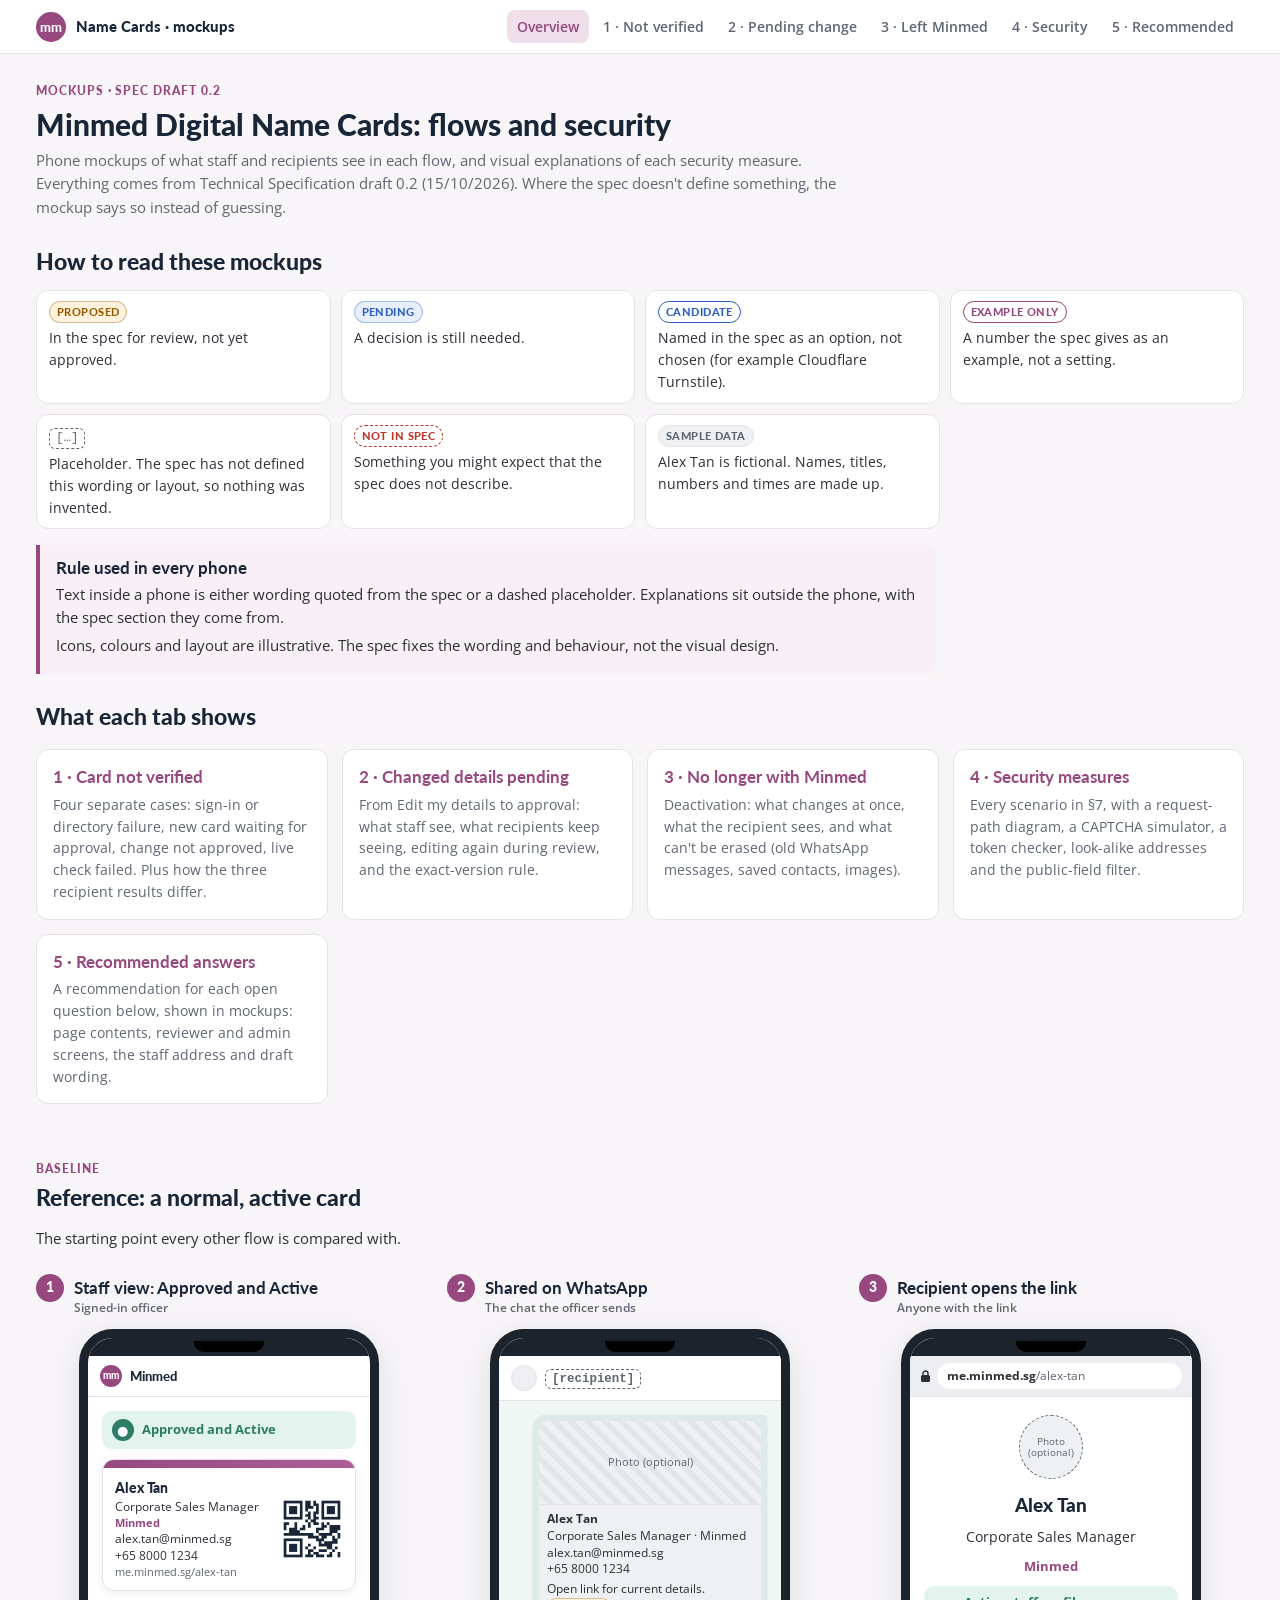
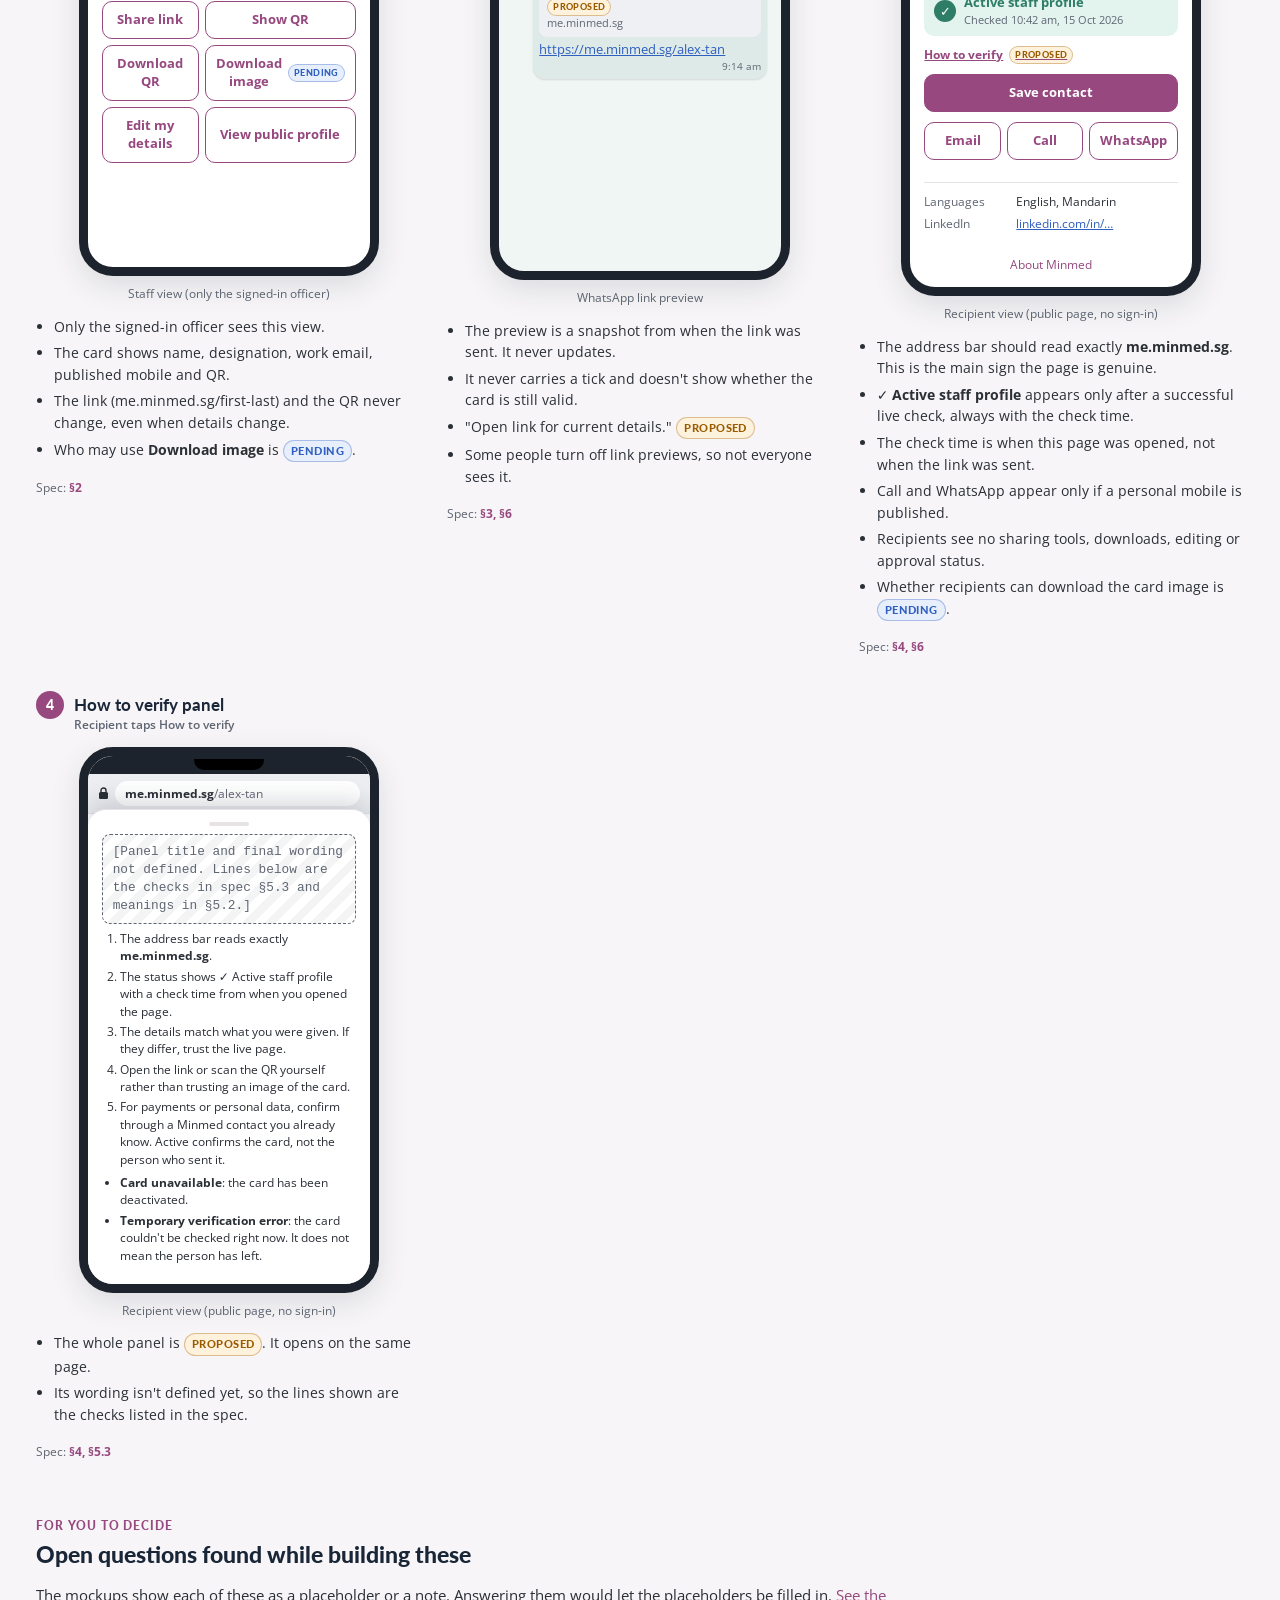
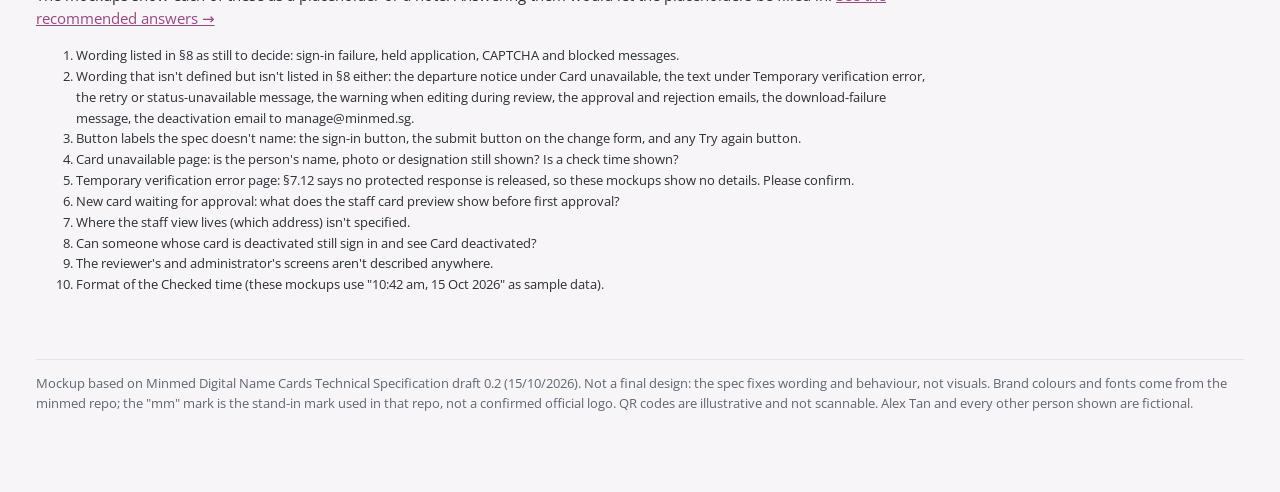
<file: name-card-mockups/minmed-name-cards.html>
<!doctype html>
<html lang="en-SG">
<head>
<meta charset="utf-8">
<meta name="viewport" content="width=device-width, initial-scale=1">
<meta name="color-scheme" content="light">
<meta name="description" content="Phone mockups, security explanations and recommended answers for Minmed Digital Name Cards, from spec draft 0.2.">
<title>Minmed Name Card Mockups</title>
<script>document.documentElement.classList.add("js");</script>
<link rel="preconnect" href="https://fonts.googleapis.com">
<link rel="preconnect" href="https://fonts.gstatic.com" crossorigin>
<link href="https://fonts.googleapis.com/css2?family=Lato:wght@400;700;900&family=Open+Sans:wght@400;600;700&display=swap" rel="stylesheet">
<style>
/* Minmed brand colours taken from the minmed repo (frontend/src/index.css):
   plum #AD5E99, navy #192637, blush #EFDFEB, green #419F84, blue #6493EC.
   Text and buttons use the darker shades from that file so they meet WCAG AA.
   Light mode only. */
:root {
  --bg: #f7f5f7;
  --surface: #ffffff;
  --surface-2: #f8f0f6;
  --text: #2b2f36;
  --muted: #5f6673;
  --border: #e6e2e6;
  --plum: #96487f;
  --brand: #ad5e99;
  --blush: #efdfeb;
  --navy: #192637;
  --on-plum: #ffffff;
  --green: #2e7d66;
  --green-soft: #e3f3ee;
  --amber: #9a5b00;
  --amber-soft: #fff2dc;
  --red: #c0352b;
  --red-soft: #fdecea;
  --blue: #2f5fbf;
  --blue-soft: #e8effc;
  --grey-soft: #eef0f3;
  --chrome: #eceef1;
  --frame: #1d232c;
  --shadow: 0 10px 30px rgba(25, 38, 55, 0.12);
  --radius: 12px;
}

* { box-sizing: border-box; }
html { -webkit-text-size-adjust: 100%; }
body {
  margin: 0;
  background: var(--bg);
  color: var(--text);
  font-family: "Open Sans", system-ui, -apple-system, "Segoe UI", sans-serif;
  font-size: 15px;
  line-height: 1.55;
}
h1, h2, h3, h4 { font-family: "Lato", "Open Sans", system-ui, sans-serif; color: var(--navy); line-height: 1.25; }
h1 { font-size: 1.9rem; font-weight: 900; margin: 0 0 0.4rem; }
h2 { font-size: 1.45rem; font-weight: 900; margin: 0 0 0.5rem; }
h3 { font-size: 1.05rem; font-weight: 700; margin: 0 0 0.4rem; }
a { color: var(--plum); }
code { font-family: ui-monospace, SFMono-Regular, Menlo, Consolas, monospace; font-size: 0.88em; background: var(--grey-soft); padding: 1px 5px; border-radius: 5px; }

/* ---------- page chrome ---------- */
.top {
  background: var(--surface);
  border-bottom: 1px solid var(--border);
  position: sticky; top: 0; z-index: 20;
}
.top-inner { max-width: 1240px; margin: 0 auto; padding: 10px 16px; display: flex; gap: 14px; align-items: center; flex-wrap: wrap; }
.brandline { display: flex; align-items: center; gap: 10px; font-family: "Lato", sans-serif; font-weight: 900; color: var(--navy); text-decoration: none; }
.mark { width: 30px; height: 30px; flex: none; }
.nav { display: flex; gap: 4px; flex-wrap: wrap; margin-left: auto; }
.nav a { text-decoration: none; color: var(--muted); font-weight: 600; font-size: 0.86rem; padding: 6px 10px; border-radius: 8px; }
.nav a:hover { background: var(--surface-2); color: var(--plum); }
.nav a.on { background: var(--blush); color: var(--plum); }
main { max-width: 1240px; margin: 0 auto; padding: 28px 16px 80px; }
.lede { color: var(--muted); max-width: 820px; margin: 0 0 1rem; }
.meta { font-size: 0.82rem; color: var(--muted); }
.section { margin-top: 56px; scroll-margin-top: 80px; }
.section > .intro { max-width: 860px; color: var(--text); }
.jump { display: flex; flex-wrap: wrap; gap: 8px; margin: 18px 0 0; padding: 0; list-style: none; }
.jump a { display: inline-block; text-decoration: none; background: var(--surface); border: 1px solid var(--border); border-radius: 999px; padding: 6px 14px; font-weight: 600; font-size: 0.86rem; color: var(--navy); }
.jump a:hover { border-color: var(--brand); color: var(--plum); }
.eyebrow { font-family: "Lato", sans-serif; font-weight: 900; letter-spacing: 0.08em; text-transform: uppercase; font-size: 0.74rem; color: var(--plum); margin-bottom: 4px; }

/* ---------- legend + badges ---------- */
.badge {
  display: inline-flex; align-items: center; gap: 4px;
  font-family: "Lato", sans-serif; font-weight: 900; font-size: 0.68rem;
  letter-spacing: 0.04em; text-transform: uppercase;
  padding: 2px 7px; border-radius: 999px; border: 1px solid transparent;
  vertical-align: middle; white-space: nowrap; line-height: 1.5;
}
.b-proposed { background: var(--amber-soft); color: var(--amber); border-color: color-mix(in srgb, var(--amber) 35%, transparent); }
.b-pending { background: var(--blue-soft); color: var(--blue); border-color: color-mix(in srgb, var(--blue) 35%, transparent); }
.b-candidate { background: transparent; color: var(--blue); border-color: var(--blue); }
.b-example { background: transparent; color: var(--plum); border-color: var(--plum); }
.b-sample { background: var(--grey-soft); color: var(--muted); border-color: var(--border); }
.b-notspec { background: transparent; color: var(--red); border-color: var(--red); border-style: dashed; }
.b-spec { background: var(--green-soft); color: var(--green); border-color: color-mix(in srgb, var(--green) 35%, transparent); }
.legend { display: grid; grid-template-columns: repeat(auto-fill, minmax(260px, 1fr)); gap: 10px; margin: 14px 0 0; }
.legend > div { background: var(--surface); border: 1px solid var(--border); border-radius: var(--radius); padding: 10px 12px; font-size: 0.88rem; }
.legend .badge, .legend .ph-inline { margin-bottom: 4px; }

/* placeholder for wording the spec has not defined */
.ph {
  border: 1.5px dashed var(--muted); border-radius: 8px; padding: 8px 10px;
  color: var(--muted); font-size: 0.8rem; line-height: 1.4;
  background: repeating-linear-gradient(-45deg, transparent 0 8px, color-mix(in srgb, var(--muted) 7%, transparent) 8px 16px);
  font-family: ui-monospace, SFMono-Regular, Menlo, Consolas, monospace;
}
.ph-inline {
  display: inline-block; border: 1.5px dashed var(--muted); border-radius: 6px; padding: 0 6px;
  color: var(--muted); font-size: 0.78rem; font-family: ui-monospace, SFMono-Regular, Menlo, Consolas, monospace;
}

/* ---------- step grid ---------- */
.steps { display: grid; grid-template-columns: repeat(auto-fill, minmax(290px, 1fr)); gap: 34px 26px; margin-top: 24px; }
.step { display: flex; flex-direction: column; gap: 12px; min-width: 0; }
.step-head { display: flex; gap: 10px; align-items: flex-start; }
.num { flex: none; width: 28px; height: 28px; border-radius: 50%; background: var(--plum); color: var(--on-plum); display: grid; place-items: center; font-family: "Lato", sans-serif; font-weight: 900; font-size: 0.85rem; }
.step-head h3 { margin: 3px 0 0; }
.who { font-size: 0.78rem; color: var(--muted); font-weight: 600; }
.notes { margin: 0; padding: 0 0 0 18px; font-size: 0.87rem; }
.notes li { margin: 0 0 5px; }
.ref { font-size: 0.76rem; color: var(--muted); }
.ref b { color: var(--plum); }

/* ---------- phone frame ---------- */
.phone {
  width: 100%; max-width: 300px; margin: 0 auto;
  border: 9px solid var(--frame); border-radius: 34px; overflow: hidden;
  background: var(--surface); box-shadow: var(--shadow); position: relative;
  font-size: 13.5px; line-height: 1.45;
}
.phone .sbar { height: 18px; background: var(--frame); position: relative; }
.phone .sbar::after { content: ""; position: absolute; left: 50%; top: 3px; width: 70px; height: 11px; transform: translateX(-50%); background: #000; border-radius: 0 0 10px 10px; }
.addr { display: flex; align-items: center; gap: 6px; background: var(--chrome); padding: 7px 10px; font-size: 12px; color: var(--text); border-bottom: 1px solid var(--border); }
.addr .url { background: var(--surface); border-radius: 999px; padding: 4px 10px; flex: 1; min-width: 0; overflow: hidden; text-overflow: ellipsis; white-space: nowrap; }
.addr .url b { font-weight: 700; }
.addr .url .path { color: var(--muted); }
.addr.fake .url { outline: 2px solid var(--red); }
.screen { padding: 14px; min-height: 470px; display: flex; flex-direction: column; gap: 10px; }
.screen.short { min-height: 0; }
.apphead { display: flex; align-items: center; gap: 8px; padding: 9px 12px; border-bottom: 1px solid var(--border); font-family: "Lato", sans-serif; font-weight: 900; color: var(--navy); font-size: 13px; }
.apphead .mark { width: 22px; height: 22px; }
.apphead .sub { margin-left: auto; font-family: "Open Sans", sans-serif; font-weight: 600; color: var(--muted); font-size: 11px; }
.mini { font-size: 0.58rem; padding: 1px 5px; }
.phone-cap { text-align: center; font-size: 0.78rem; color: var(--muted); margin-top: -4px; }

/* ---------- public card page ---------- */
.avatar { width: 64px; height: 64px; border-radius: 50%; background: var(--grey-soft); border: 1.5px dashed var(--muted); display: grid; place-items: center; color: var(--muted); font-size: 10px; text-align: center; line-height: 1.1; margin: 4px auto 0; }
.pname { text-align: center; font-family: "Lato", sans-serif; font-weight: 900; font-size: 19px; color: var(--navy); margin: 2px 0 0; }
.pdesig { text-align: center; color: var(--text); margin: 0; }
.pco { text-align: center; color: var(--plum); font-weight: 700; margin: 0; font-size: 12.5px; }
.status { display: flex; gap: 8px; align-items: center; border-radius: 10px; padding: 8px 10px; font-size: 12.5px; }
.status .ic { flex: none; width: 22px; height: 22px; border-radius: 50%; display: grid; place-items: center; font-weight: 900; font-size: 13px; }
.status .t { font-weight: 700; }
.status .s { font-size: 11px; color: var(--muted); display: block; font-weight: 400; }
.st-active { background: var(--green-soft); color: var(--green); }
.st-active .ic { background: var(--green); color: var(--surface); }
.st-unavail { background: var(--grey-soft); color: var(--text); }
.st-unavail .ic { background: var(--muted); color: var(--surface); }
.st-error { background: var(--amber-soft); color: var(--amber); }
.st-error .ic { background: transparent; color: var(--amber); border: 2px solid var(--amber); font-size: 12px; }
.st-pending { background: var(--blue-soft); color: var(--blue); }
.st-pending .ic { background: var(--blue); color: var(--surface); }
.st-rejected { background: var(--red-soft); color: var(--red); }
.st-rejected .ic { background: var(--red); color: var(--surface); }
.howto { font-size: 12px; color: var(--plum); font-weight: 700; text-decoration: underline; display: inline-flex; gap: 6px; align-items: center; }
.btn { display: flex; align-items: center; justify-content: center; gap: 6px; border-radius: 10px; padding: 9px 10px; font-weight: 700; font-size: 12.5px; border: 1.5px solid var(--plum); color: var(--plum); background: var(--surface); text-align: center; }
.btn.primary { background: var(--plum); color: var(--on-plum); }
.btn.off { opacity: 0.4; border-style: dashed; text-decoration: line-through; }
.btn.ghost { border-color: var(--border); color: var(--text); }
.btnrow { display: grid; grid-template-columns: 1fr 1fr 1fr; gap: 6px; }
.btngrid { display: grid; grid-template-columns: 1fr 1fr; gap: 6px; }
.kv { font-size: 12px; border-top: 1px solid var(--border); padding-top: 8px; }
.kv div { display: flex; gap: 8px; padding: 2px 0; }
.kv dt, .kv .k { color: var(--muted); width: 84px; flex: none; }
.foot-link { font-size: 12px; color: var(--plum); text-align: center; margin-top: auto; }
.blank { flex: 1; }
.big-msg { text-align: center; padding: 20px 6px 6px; }
.big-msg .ic { width: 52px; height: 52px; border-radius: 50%; margin: 0 auto 10px; display: grid; place-items: center; font-size: 24px; font-weight: 900; }

/* ---------- staff card visual ---------- */
.ncard { border-radius: 12px; border: 1px solid var(--border); overflow: hidden; background: var(--surface); box-shadow: 0 2px 8px rgba(25, 38, 55, 0.08); }
.ncard .band { height: 8px; background: linear-gradient(90deg, var(--plum), var(--brand)); }
.ncard .body { display: flex; gap: 10px; padding: 10px 12px; align-items: center; }
.ncard .info { flex: 1; min-width: 0; font-size: 11.5px; }
.ncard .nm { font-family: "Lato", sans-serif; font-weight: 900; font-size: 14px; color: var(--navy); }
.ncard .co { color: var(--plum); font-weight: 700; font-size: 11px; }
.ncard .line { color: var(--text); overflow-wrap: anywhere; }
.ncard .lk { color: var(--muted); font-size: 10.5px; }
.ncard svg.qr { width: 62px; height: 62px; flex: none; }
.ncard.dim { opacity: 0.45; filter: grayscale(0.6); }
.hl { background: color-mix(in srgb, var(--amber) 22%, transparent); border-radius: 3px; padding: 0 2px; outline: 1.5px solid var(--amber); }
.hl-red { background: color-mix(in srgb, var(--red) 18%, transparent); border-radius: 3px; padding: 0 2px; outline: 1.5px solid var(--red); }

/* ---------- forms ---------- */
.field { font-size: 11.5px; }
.field label { display: block; color: var(--muted); margin-bottom: 2px; font-weight: 600; }
.field .in { border: 1px solid var(--border); border-radius: 8px; padding: 6px 8px; background: var(--surface); color: var(--text); }
.field .in.changed { border-color: var(--amber); background: var(--amber-soft); }
.field .in.locked { background: var(--grey-soft); color: var(--muted); }

/* diff table inside staff view */
.diff { font-size: 11px; border: 1px solid var(--border); border-radius: 8px; overflow: hidden; }
.diff .row { display: grid; grid-template-columns: 1fr 1fr; }
.diff .row > div { padding: 5px 7px; border-top: 1px solid var(--border); }
.diff .hd { background: var(--grey-soft); font-weight: 700; color: var(--muted); }
.diff .hd > div { border-top: 0; }
.diff .fld { grid-column: 1 / -1; font-weight: 700; color: var(--navy); background: var(--surface-2); }
.diff .old { color: var(--muted); }
.diff .new { color: var(--amber); font-weight: 700; }

/* ---------- chat + email mock ---------- */
.chat { background: color-mix(in srgb, var(--green) 7%, var(--surface)); }
.chathead { display: flex; align-items: center; gap: 8px; padding: 9px 12px; background: var(--surface); border-bottom: 1px solid var(--border); font-weight: 700; font-size: 13px; }
.chathead .dot { width: 26px; height: 26px; border-radius: 50%; background: var(--grey-soft); border: 1px solid var(--border); }
.bubble { align-self: flex-start; max-width: 92%; background: var(--surface); border-radius: 4px 12px 12px 12px; padding: 6px; box-shadow: 0 1px 2px rgba(0,0,0,0.12); font-size: 12.5px; }
.bubble.me { align-self: flex-end; border-radius: 12px 4px 12px 12px; background: color-mix(in srgb, var(--green) 16%, var(--surface)); }
.bubble .time { font-size: 10px; color: var(--muted); text-align: right; }
.preview { border-radius: 8px; overflow: hidden; background: var(--grey-soft); margin-bottom: 4px; }
.preview .img { height: 84px; display: grid; place-items: center; color: var(--muted); font-size: 10.5px; border-bottom: 1px solid var(--border); background: repeating-linear-gradient(45deg, transparent 0 6px, color-mix(in srgb, var(--muted) 8%, transparent) 6px 12px); }
.preview .txt { padding: 6px 8px; font-size: 11.5px; }
.preview .ttl { font-weight: 700; color: var(--text); }
.preview .dom { color: var(--muted); font-size: 10.5px; }
.linktext { color: var(--blue); text-decoration: underline; word-break: break-all; }
.mailhead { font-size: 11.5px; border-bottom: 1px solid var(--border); padding-bottom: 8px; }
.mailhead div { padding: 1px 0; }
.mailhead .k { color: var(--muted); display: inline-block; width: 52px; }

/* ---------- generic boxes ---------- */
.panel { background: var(--surface); border: 1px solid var(--border); border-radius: var(--radius); padding: 16px 18px; }
.panel + .panel { margin-top: 14px; }
.callout { border-left: 4px solid var(--plum); background: var(--surface-2); border-radius: 0 var(--radius) var(--radius) 0; padding: 12px 16px; margin: 16px 0; max-width: 900px; }
.callout.warn { border-left-color: var(--amber); background: var(--amber-soft); }
.callout.info { border-left-color: var(--blue); background: var(--blue-soft); }
.callout h3 { margin-bottom: 4px; }
.callout p { margin: 0.3rem 0; }
.cols { display: grid; grid-template-columns: repeat(auto-fit, minmax(260px, 1fr)); gap: 14px; }
.cols3 { display: grid; grid-template-columns: repeat(auto-fit, minmax(220px, 1fr)); gap: 14px; }
.tag-ok { color: var(--green); font-weight: 700; }
.tag-no { color: var(--red); font-weight: 700; }
.tag-warn { color: var(--amber); font-weight: 700; }
.small { font-size: 0.84rem; }
.muted { color: var(--muted); }
table.t { width: 100%; border-collapse: collapse; font-size: 0.87rem; background: var(--surface); border: 1px solid var(--border); border-radius: var(--radius); overflow: hidden; }
table.t th, table.t td { text-align: left; padding: 8px 10px; border-top: 1px solid var(--border); vertical-align: top; }
table.t th { background: var(--grey-soft); font-family: "Lato", sans-serif; color: var(--navy); border-top: 0; }
.tablewrap { overflow-x: auto; }

/* ---------- flow diagram (HTML boxes) ---------- */
.flowdia { display: flex; flex-wrap: wrap; gap: 8px; align-items: stretch; }
.node { background: var(--surface); border: 1.5px solid var(--border); border-radius: 10px; padding: 9px 11px; font-size: 0.84rem; flex: 1 1 150px; min-width: 140px; }
.node b { display: block; font-family: "Lato", sans-serif; color: var(--navy); }
.node.ok { border-color: var(--green); }
.node.no { border-color: var(--red); }
.node.tbd { border-style: dashed; border-color: var(--blue); }
.node.warn { border-color: var(--amber); }
.arrow { align-self: center; color: var(--muted); font-weight: 900; flex: none; }
.vlist { display: flex; flex-direction: column; gap: 8px; }

/* ---------- security page interactive ---------- */
.sim { display: grid; grid-template-columns: minmax(0, 300px) minmax(0, 1fr); gap: 24px; align-items: start; }
@media (max-width: 720px) { .sim { grid-template-columns: 1fr; } }
.ctrls { display: flex; flex-wrap: wrap; gap: 8px; margin: 10px 0; }
button.act { font: inherit; font-weight: 700; font-size: 0.85rem; padding: 8px 12px; border-radius: 9px; border: 1.5px solid var(--plum); background: var(--surface); color: var(--plum); cursor: pointer; }
button.act.primary { background: var(--plum); color: var(--on-plum); }
button.act:disabled { opacity: 0.4; cursor: not-allowed; }
button.act:focus-visible { outline: 2px solid var(--brand); outline-offset: 2px; }
.log { font-family: ui-monospace, SFMono-Regular, Menlo, Consolas, monospace; font-size: 0.78rem; background: var(--surface); border: 1px solid var(--border); border-radius: 10px; padding: 10px; max-height: 260px; overflow: auto; }
.log div { padding: 2px 0; border-bottom: 1px dashed var(--border); }
.log .ok { color: var(--green); }
.log .no { color: var(--red); }
.log .warn { color: var(--amber); }
.meter { height: 10px; border-radius: 999px; background: var(--grey-soft); overflow: hidden; border: 1px solid var(--border); }
.meter > i { display: block; height: 100%; width: 0; background: var(--green); transition: width 0.25s; }
.captcha { border: 1px solid var(--border); border-radius: 8px; padding: 10px; display: flex; gap: 10px; align-items: center; background: var(--surface); }
.captcha .box { width: 24px; height: 24px; border: 2px solid var(--muted); border-radius: 4px; background: var(--surface); cursor: pointer; flex: none; }
.captcha .box.done { background: var(--green); border-color: var(--green); }
.hidden { display: none !important; }

.ipbox { border: 1.5px solid var(--border); border-radius: 12px; padding: 10px; background: var(--surface); }
.people { display: flex; gap: 6px; flex-wrap: wrap; margin: 8px 0; }
.person { width: 34px; height: 34px; border-radius: 50%; display: grid; place-items: center; background: var(--blush); color: var(--plum); font-weight: 900; font-size: 0.75rem; font-family: "Lato", sans-serif; }

.addr-test { display: flex; flex-direction: column; gap: 8px; }
.addr-test .row { display: flex; align-items: center; gap: 10px; background: var(--surface); border: 1px solid var(--border); border-radius: 10px; padding: 8px 10px; font-size: 0.85rem; flex-wrap: wrap; }
.addr-test .u { font-family: ui-monospace, SFMono-Regular, Menlo, Consolas, monospace; flex: 1; min-width: 200px; word-break: break-all; }

.fields { display: grid; grid-template-columns: 1fr auto 1fr; gap: 10px; align-items: center; }
@media (max-width: 720px) { .fields { grid-template-columns: 1fr; } .fields .arrow { transform: rotate(90deg); justify-self: center; } }
.chip { display: inline-block; padding: 3px 9px; border-radius: 999px; font-size: 0.8rem; margin: 3px 3px 0 0; border: 1px solid var(--border); background: var(--surface); }
.chip.pub { border-color: var(--green); color: var(--green); }
.chip.priv { border-color: var(--red); color: var(--red); text-decoration: line-through; }

.timeline { list-style: none; margin: 0; padding: 0 0 0 18px; border-left: 2px solid var(--border); }
.timeline li { position: relative; padding: 0 0 14px 8px; font-size: 0.88rem; }
.timeline li::before { content: ""; position: absolute; left: -26px; top: 4px; width: 12px; height: 12px; border-radius: 50%; background: var(--plum); border: 2px solid var(--bg); }
.timeline li.red::before { background: var(--red); }
.timeline li.amber::before { background: var(--amber); }
.timeline li.green::before { background: var(--green); }

.sec { border-top: 1px solid var(--border); padding-top: 28px; }
.sec .what { display: grid; grid-template-columns: repeat(auto-fit, minmax(240px, 1fr)); gap: 12px; margin: 12px 0 18px; }
.sec .what > div { background: var(--surface); border: 1px solid var(--border); border-radius: var(--radius); padding: 12px 14px; font-size: 0.88rem; }
.sec .what h4 { margin: 0 0 6px; font-size: 0.82rem; text-transform: uppercase; letter-spacing: 0.05em; }
.sec .what .h-ok { color: var(--green); }
.sec .what .h-no { color: var(--red); }
.sec .what .h-n { color: var(--plum); }
.sec .what ul { margin: 0; padding-left: 18px; }

.toc { columns: 2 260px; font-size: 0.9rem; padding-left: 18px; }
.toc li { margin-bottom: 4px; break-inside: avoid; }

.hub { display: grid; grid-template-columns: repeat(auto-fill, minmax(250px, 1fr)); gap: 14px; margin-top: 18px; }
.hub a { display: block; text-decoration: none; color: inherit; background: var(--surface); border: 1px solid var(--border); border-radius: var(--radius); padding: 16px; transition: border-color 0.15s, transform 0.15s; }
.hub a:hover { border-color: var(--brand); transform: translateY(-2px); }
.hub h3 { color: var(--plum); }
.hub p { margin: 0; font-size: 0.88rem; color: var(--muted); }

svg.diagram { width: 100%; height: auto; display: block; }
svg.diagram text { font-family: "Open Sans", system-ui, sans-serif; fill: var(--text); }
svg.diagram .lbl { font-family: "Lato", sans-serif; font-weight: 900; fill: var(--navy); }
svg.diagram .sm { font-size: 11px; fill: var(--muted); }
svg.diagram .box { fill: var(--surface); stroke: var(--border); stroke-width: 1.5; }
svg.diagram .box-ok { fill: var(--surface); stroke: var(--green); stroke-width: 1.8; }
svg.diagram .box-tbd { fill: var(--blue-soft); stroke: var(--blue); stroke-width: 1.8; stroke-dasharray: 6 4; }
svg.diagram .box-no { fill: var(--red-soft); stroke: var(--red); stroke-width: 1.8; }
svg.diagram .box-plum { fill: var(--surface-2); stroke: var(--plum); stroke-width: 1.8; }
svg.diagram .ln { stroke: var(--muted); stroke-width: 1.6; fill: none; }
svg.diagram .ln-no { stroke: var(--red); stroke-width: 1.6; fill: none; stroke-dasharray: 5 4; }
svg.diagram .ln-ok { stroke: var(--green); stroke-width: 1.8; fill: none; }
svg.diagram .ah { fill: var(--muted); }
svg.diagram .ah-no { fill: var(--red); }
svg.diagram .ah-ok { fill: var(--green); }
svg.diagram .t-no { fill: var(--red); font-weight: 700; }
svg.diagram .t-ok { fill: var(--green); font-weight: 700; }
svg.diagram .t-tbd { fill: var(--blue); font-weight: 700; }

.footer { margin-top: 64px; font-size: 0.8rem; color: var(--muted); border-top: 1px solid var(--border); padding-top: 14px; }

@media (max-width: 520px) {
  h1 { font-size: 1.5rem; }
  h2 { font-size: 1.25rem; }
  .nav { margin-left: 0; }
}
@media print {
  .top { position: static; }
  .step, .panel, .sec { break-inside: avoid; }
}

/* bottom sheet for the How to verify panel */
.sheet-wrap { position: relative; flex: 1; display: flex; flex-direction: column; }
.sheet-wrap .under { opacity: 0.25; pointer-events: none; display: flex; flex-direction: column; gap: 10px; }
.sheet { position: absolute; left: -14px; right: -14px; bottom: -14px; background: var(--surface); border-top: 1px solid var(--border); border-radius: 18px 18px 0 0; box-shadow: 0 -8px 24px rgba(25, 38, 55, 0.18); padding: 12px 14px 14px; font-size: 12px; }
.sheet .grab { width: 40px; height: 4px; border-radius: 4px; background: var(--border); margin: 0 auto 8px; }
.sheet ol, .sheet ul { margin: 6px 0; padding-left: 18px; }
.sheet li { margin-bottom: 3px; }
.sheet .src { font-size: 10px; color: var(--muted); margin-top: 6px; }

/* request path diagram (HTML, wraps on phones) */
.pathdia { display: grid; grid-template-columns: minmax(0, 1fr) auto minmax(0, 1.1fr) auto minmax(0, 1.5fr) auto minmax(0, 1fr); gap: 8px; align-items: stretch; }
.pathdia .arrow { align-self: center; }
@media (max-width: 900px) {
  .pathdia { grid-template-columns: 1fr; }
  .pathdia .arrow { transform: rotate(90deg); justify-self: center; }
}
.pathdia .node ul { margin: 6px 0 0; padding-left: 16px; font-size: 0.8rem; }
.bypass { margin-top: 10px; display: grid; grid-template-columns: minmax(0, 1fr) auto minmax(0, 3fr); gap: 8px; align-items: center; }
@media (max-width: 900px) { .bypass { grid-template-columns: 1fr; } .bypass .arrow { transform: rotate(90deg); justify-self: center; } }
.arrow.red { color: var(--red); }
.cmp { display: grid; grid-template-columns: repeat(auto-fit, minmax(240px, 1fr)); gap: 14px; }
.verdict { font-family: "Lato", sans-serif; font-weight: 900; font-size: 0.8rem; padding: 2px 8px; border-radius: 6px; }
.verdict.ok { background: var(--green-soft); color: var(--green); }
.verdict.no { background: var(--red-soft); color: var(--red); }
pre.req { font-family: ui-monospace, SFMono-Regular, Menlo, Consolas, monospace; font-size: 0.8rem; background: var(--surface); border: 1px solid var(--border); border-radius: 10px; padding: 12px; overflow-x: auto; white-space: pre; margin: 0; }
pre.req .ok { color: var(--green); font-weight: 700; }
pre.req .no { color: var(--red); font-weight: 700; }
pre.req .c { color: var(--muted); }
.scenario-pick { display: flex; flex-wrap: wrap; gap: 6px; }
.vlist > .node, .vlist > .flowdia { flex: none; }
.btn.primary .ph-inline { color: var(--on-plum); border-color: var(--on-plum); }
.cmp { align-items: start; }

/* ---------- page 5: recommended answers ---------- */
.b-rec { background: var(--plum); color: var(--on-plum); border-color: var(--plum); }
.rec { background: color-mix(in srgb, var(--brand) 15%, transparent); box-shadow: inset 0 -1.5px 0 var(--plum); border-radius: 3px; padding: 0 2px; -webkit-box-decoration-break: clone; box-decoration-break: clone; }
.btn.primary .rec, .btn.danger.primary .rec, .toast .rec { background: transparent; box-shadow: inset 0 -1.5px 0 currentColor; }
.ptitle { font-family: "Lato", sans-serif; font-weight: 900; font-size: 15px; color: var(--navy); margin: 0; line-height: 1.3; }
.ptext { margin: 0; font-size: 12.5px; }
.psmall { margin: 0; font-size: 11.5px; color: var(--muted); }
.btn.danger { border-color: var(--red); color: var(--red); }
.btn.danger.primary { background: var(--red); color: var(--surface); }
.btn.sm { padding: 4px 8px; font-size: 11px; flex: none; }
.modal-wrap { position: relative; flex: 1; display: flex; flex-direction: column; }
.modal-wrap > .under { opacity: 0.22; pointer-events: none; display: flex; flex-direction: column; gap: 10px; }
.dialog { position: absolute; left: 0; right: 0; top: 70px; background: var(--surface); border: 1px solid var(--border); border-radius: 14px; box-shadow: 0 14px 36px rgba(0, 0, 0, 0.28); padding: 14px; display: flex; flex-direction: column; gap: 9px; font-size: 12.5px; }
.listrow { display: flex; align-items: center; gap: 8px; border: 1px solid var(--border); border-radius: 10px; padding: 8px 10px; font-size: 12px; }
.listrow .grow { flex: 1; min-width: 0; }
.listrow .sub { display: block; color: var(--muted); font-size: 11px; }
.textarea { border: 1px solid var(--border); border-radius: 8px; min-height: 56px; padding: 6px 8px; font-size: 11.5px; background: var(--surface); }
.toast { background: var(--text); color: var(--surface); border-radius: 10px; padding: 9px 11px; font-size: 12px; display: flex; gap: 8px; align-items: center; }
.toast .btn { border-color: var(--surface); color: var(--surface); background: transparent; }
.prevlabel { font-size: 11px; font-weight: 700; color: var(--blue); margin: 0 0 -6px; }
.answer { border-left: 4px solid var(--plum); background: var(--surface); border-radius: 0 var(--radius) var(--radius) 0; padding: 12px 16px; margin: 12px 0 4px; max-width: 900px; box-shadow: 0 1px 2px rgba(25, 38, 55, 0.05); }
.answer .lbl { font-family: "Lato", sans-serif; font-weight: 900; font-size: 0.72rem; letter-spacing: 0.08em; text-transform: uppercase; color: var(--plum); }
.answer p { margin: 2px 0 0; font-weight: 600; }
.why { max-width: 900px; font-size: 0.9rem; margin: 10px 0 0; padding-left: 18px; }
.why li { margin-bottom: 4px; }
.q { color: var(--muted); max-width: 900px; margin: 0; }
.shot { position: relative; }
.shot::before { content: attr(data-label); position: absolute; z-index: 2; top: -10px; left: 50%; transform: translateX(-50%); white-space: nowrap; background: var(--navy); color: var(--bg); font-size: 11px; font-weight: 700; padding: 2px 10px; border-radius: 999px; }
.qa-split { display: grid; grid-template-columns: minmax(0, 1fr) minmax(0, 320px); gap: 32px; align-items: start; }
.qa-split .answer { margin-top: 12px; }
@media (max-width: 760px) { .qa-split { grid-template-columns: 1fr; gap: 16px; } }
.ptext .linktext { word-break: normal; overflow-wrap: anywhere; }
.shot .phone-cap { margin-top: 8px; }

/* ---------- one-file tabs (radio buttons + labels, see build.py) ---------- */
.tab-radio { position: absolute; opacity: 0; width: 1px; height: 1px; margin: 0; pointer-events: none; }
.tab { display: none; }
label.brandline { cursor: pointer; }
.nav label { cursor: pointer; color: var(--muted); font-weight: 600; font-size: 0.86rem; padding: 6px 10px; border-radius: 8px; white-space: nowrap; }
.nav label:hover { background: var(--surface-2); color: var(--plum); }
label.tablink { cursor: pointer; color: var(--plum); text-decoration: underline; }
.hub label.tablink { display: block; text-decoration: none; color: inherit; background: var(--surface); border: 1px solid var(--border); border-radius: var(--radius); padding: 16px; transition: border-color 0.15s, transform 0.15s; }
.hub label.tablink:hover { border-color: var(--brand); transform: translateY(-2px); }
.hub-t { display: block; font-family: "Lato", "Open Sans", sans-serif; font-weight: 700; font-size: 1.05rem; color: var(--plum); margin-bottom: 0.4rem; line-height: 1.25; }
.hub-d { display: block; font-size: 0.88rem; color: var(--muted); }
/* Without JavaScript, same-page links could navigate away inside a preview frame, so hide or disable them. */
html:not(.js) .needs-js { display: none !important; }
html:not(.js) a[href^="#"] { pointer-events: none; color: inherit; text-decoration: none; }
html:not(.js) .sim .ctrls { display: none; }
.nojs-note { border-left: 4px solid var(--amber); background: var(--amber-soft); border-radius: 0 10px 10px 0; padding: 8px 12px; font-size: 0.86rem; margin: 8px 0 12px; }
html.js .nojs-note { display: none; }
@media (max-width: 720px) {
  .top-inner { flex-direction: column; flex-wrap: nowrap; align-items: stretch; gap: 6px; padding: 8px 16px; }
  .nav { margin-left: 0; min-width: 0; flex-wrap: nowrap; overflow-x: auto; scrollbar-width: none; }
  .nav::-webkit-scrollbar { display: none; }
  /* Fade the right edge so it's clear the tab row scrolls. */
  .nav { -webkit-mask-image: linear-gradient(to right, #000 85%, transparent); mask-image: linear-gradient(to right, #000 85%, transparent); padding-right: 24px; }
  .section { scroll-margin-top: 110px; }
}

#tab-overview:checked ~ main #overview { display: block; }
#tab-overview:checked ~ header .nav label[for="tab-overview"] { background: var(--blush); color: var(--plum); }
#tab-overview:focus-visible ~ header .nav label[for="tab-overview"] { outline: 2px solid var(--brand); outline-offset: 2px; }
#tab-not-verified:checked ~ main #not-verified { display: block; }
#tab-not-verified:checked ~ header .nav label[for="tab-not-verified"] { background: var(--blush); color: var(--plum); }
#tab-not-verified:focus-visible ~ header .nav label[for="tab-not-verified"] { outline: 2px solid var(--brand); outline-offset: 2px; }
#tab-pending-change:checked ~ main #pending-change { display: block; }
#tab-pending-change:checked ~ header .nav label[for="tab-pending-change"] { background: var(--blush); color: var(--plum); }
#tab-pending-change:focus-visible ~ header .nav label[for="tab-pending-change"] { outline: 2px solid var(--brand); outline-offset: 2px; }
#tab-left-minmed:checked ~ main #left-minmed { display: block; }
#tab-left-minmed:checked ~ header .nav label[for="tab-left-minmed"] { background: var(--blush); color: var(--plum); }
#tab-left-minmed:focus-visible ~ header .nav label[for="tab-left-minmed"] { outline: 2px solid var(--brand); outline-offset: 2px; }
#tab-security:checked ~ main #security { display: block; }
#tab-security:checked ~ header .nav label[for="tab-security"] { background: var(--blush); color: var(--plum); }
#tab-security:focus-visible ~ header .nav label[for="tab-security"] { outline: 2px solid var(--brand); outline-offset: 2px; }
#tab-recommended:checked ~ main #recommended { display: block; }
#tab-recommended:checked ~ header .nav label[for="tab-recommended"] { background: var(--blush); color: var(--plum); }
#tab-recommended:focus-visible ~ header .nav label[for="tab-recommended"] { outline: 2px solid var(--brand); outline-offset: 2px; }
</style>
</head>
<body>
<input class="tab-radio" type="radio" name="tab" id="tab-overview" checked><input class="tab-radio" type="radio" name="tab" id="tab-not-verified"><input class="tab-radio" type="radio" name="tab" id="tab-pending-change"><input class="tab-radio" type="radio" name="tab" id="tab-left-minmed"><input class="tab-radio" type="radio" name="tab" id="tab-security"><input class="tab-radio" type="radio" name="tab" id="tab-recommended">
<header class="top"><div class="top-inner"><label class="brandline" for="tab-overview"><svg class="mark" viewBox="0 0 32 32" aria-hidden="true"><circle cx="16" cy="16" r="16" fill="#96487F"/><text x="16" y="21" text-anchor="middle" font-family="Lato, Arial, sans-serif" font-size="14" font-weight="900" fill="#fff">mm</text></svg><span>Name Cards · mockups</span></label><nav class="nav" aria-label="Tabs"><label for="tab-overview">Overview</label><label for="tab-not-verified">1 · Not verified</label><label for="tab-pending-change">2 · Pending change</label><label for="tab-left-minmed">3 · Left Minmed</label><label for="tab-security">4 · Security</label><label for="tab-recommended">5 · Recommended</label></nav></div></header>
<main>
<section class="tab" id="overview">
<div class="eyebrow">Mockups · Spec draft 0.2</div>
<h1>Minmed Digital Name Cards: flows and security</h1>
<p class="lede">Phone mockups of what staff and recipients see in each flow, and visual explanations of each security measure. Everything comes from Technical Specification draft 0.2 (15/10/2026). Where the spec doesn't define something, the mockup says so instead of guessing.</p>

<h2 style="margin-top:28px">How to read these mockups</h2>
<div class="legend"><div><span class="badge b-proposed" title="In the spec for review, not yet approved">Proposed</span><br>In the spec for review, not yet approved.</div><div><span class="badge b-pending" title="Decision still needed">Pending</span><br>A decision is still needed.</div><div><span class="badge b-candidate" title="Named in the spec as an option, not chosen">Candidate</span><br>Named in the spec as an option, not chosen (for example Cloudflare Turnstile).</div><div><span class="badge b-example" title="Number given as an example, not a setting">Example only</span><br>A number the spec gives as an example, not a setting.</div><div><span class="ph-inline">[…]</span><br>Placeholder. The spec has not defined this wording or layout, so nothing was invented.</div><div><span class="badge b-notspec" title="The spec does not describe this">Not in spec</span><br>Something you might expect that the spec does not describe.</div><div><span class="badge b-sample" title="Fictional person and values">Sample data</span><br>Alex Tan is fictional. Names, titles, numbers and times are made up.</div></div>
<div class="callout"><h3>Rule used in every phone</h3><p>Text inside a phone is either wording quoted from the spec or a dashed placeholder. Explanations sit outside the phone, with the spec section they come from.</p><p>Icons, colours and layout are illustrative. The spec fixes the wording and behaviour, not the visual design.</p></div>

<h2 style="margin-top:28px">What each tab shows</h2>
<div class="hub"><label class="tablink" for="tab-not-verified"><span class="hub-t">1 · Card not verified</span><span class="hub-d">Four separate cases: sign-in or directory failure, new card waiting for approval, change not approved, live check failed. Plus how the three recipient results differ.</span></label><label class="tablink" for="tab-pending-change"><span class="hub-t">2 · Changed details pending</span><span class="hub-d">From Edit my details to approval: what staff see, what recipients keep seeing, editing again during review, and the exact-version rule.</span></label><label class="tablink" for="tab-left-minmed"><span class="hub-t">3 · No longer with Minmed</span><span class="hub-d">Deactivation: what changes at once, what the recipient sees, and what can't be erased (old WhatsApp messages, saved contacts, images).</span></label><label class="tablink" for="tab-security"><span class="hub-t">4 · Security measures</span><span class="hub-d">Every scenario in §7, with a request-path diagram, a CAPTCHA simulator, a token checker, look-alike addresses and the public-field filter.</span></label><label class="tablink" for="tab-recommended"><span class="hub-t">5 · Recommended answers</span><span class="hub-d">A recommendation for each open question below, shown in mockups: page contents, reviewer and admin screens, the staff address and draft wording.</span></label></div>

<section class="section" id="reference"><div class="eyebrow">Baseline</div><h2>Reference: a normal, active card</h2><div class="intro"><p>The starting point every other flow is compared with.</p></div><div class="steps"><div class="step"><div class="step-head"><span class="num">1</span><div><h3>Staff view: Approved and Active</h3><div class="who">Signed-in officer</div></div></div><div class="phone "><div class="sbar"></div><div class="apphead"><svg class="mark" viewBox="0 0 32 32" aria-hidden="true"><circle cx="16" cy="16" r="16" fill="#96487F"/><text x="16" y="21" text-anchor="middle" font-family="Lato, Arial, sans-serif" font-size="14" font-weight="900" fill="#fff">mm</text></svg><span>Minmed</span></div><div class="screen"><div class="status st-active"><span class="ic" aria-hidden="true">●</span><span class="t">Approved and Active</span></div><div class="ncard"><div class="band"></div><div class="body"><div class="info"><div class="nm">Alex Tan</div><div class="line">Corporate Sales Manager</div><div class="co">Minmed</div><div class="line">alex.tan@minmed.sg</div><div class="line">+65 8000 1234</div><div class="lk">me.minmed.sg/alex-tan</div></div><svg class="qr" viewBox="-1 -1 23 23" role="img" aria-label="Illustrative QR code (not scannable)"><rect x="-1" y="-1" width="23" height="23" fill="#fff"/><path d="M8 0h1v1h-1zM9 0h1v1h-1zM11 0h1v1h-1zM8 1h1v1h-1zM9 1h1v1h-1zM11 1h1v1h-1zM12 1h1v1h-1zM8 2h1v1h-1zM9 2h1v1h-1zM10 2h1v1h-1zM12 2h1v1h-1zM8 3h1v1h-1zM12 3h1v1h-1zM9 4h1v1h-1zM11 4h1v1h-1zM12 4h1v1h-1zM8 5h1v1h-1zM9 5h1v1h-1zM11 5h1v1h-1zM9 6h1v1h-1zM11 6h1v1h-1zM12 6h1v1h-1zM8 7h1v1h-1zM10 7h1v1h-1zM11 7h1v1h-1zM0 8h1v1h-1zM1 8h1v1h-1zM4 8h1v1h-1zM9 8h1v1h-1zM11 8h1v1h-1zM12 8h1v1h-1zM14 8h1v1h-1zM16 8h1v1h-1zM0 9h1v1h-1zM4 9h1v1h-1zM7 9h1v1h-1zM9 9h1v1h-1zM14 9h1v1h-1zM15 9h1v1h-1zM17 9h1v1h-1zM18 9h1v1h-1zM19 9h1v1h-1zM20 9h1v1h-1zM0 10h1v1h-1zM2 10h1v1h-1zM3 10h1v1h-1zM4 10h1v1h-1zM6 10h1v1h-1zM7 10h1v1h-1zM12 10h1v1h-1zM13 10h1v1h-1zM14 10h1v1h-1zM17 10h1v1h-1zM18 10h1v1h-1zM19 10h1v1h-1zM20 10h1v1h-1zM2 11h1v1h-1zM3 11h1v1h-1zM4 11h1v1h-1zM5 11h1v1h-1zM12 11h1v1h-1zM17 11h1v1h-1zM18 11h1v1h-1zM19 11h1v1h-1zM0 12h1v1h-1zM1 12h1v1h-1zM2 12h1v1h-1zM3 12h1v1h-1zM4 12h1v1h-1zM5 12h1v1h-1zM6 12h1v1h-1zM7 12h1v1h-1zM8 12h1v1h-1zM9 12h1v1h-1zM10 12h1v1h-1zM13 12h1v1h-1zM14 12h1v1h-1zM15 12h1v1h-1zM16 12h1v1h-1zM17 12h1v1h-1zM20 12h1v1h-1zM9 13h1v1h-1zM10 13h1v1h-1zM11 13h1v1h-1zM12 13h1v1h-1zM14 13h1v1h-1zM15 13h1v1h-1zM18 13h1v1h-1zM20 13h1v1h-1zM12 14h1v1h-1zM13 14h1v1h-1zM14 14h1v1h-1zM18 14h1v1h-1zM19 14h1v1h-1zM13 15h1v1h-1zM15 15h1v1h-1zM16 15h1v1h-1zM17 15h1v1h-1zM18 15h1v1h-1zM19 15h1v1h-1zM9 16h1v1h-1zM13 16h1v1h-1zM14 16h1v1h-1zM15 16h1v1h-1zM16 16h1v1h-1zM17 16h1v1h-1zM8 17h1v1h-1zM11 17h1v1h-1zM16 17h1v1h-1zM17 17h1v1h-1zM19 17h1v1h-1zM9 18h1v1h-1zM10 18h1v1h-1zM13 18h1v1h-1zM14 18h1v1h-1zM15 18h1v1h-1zM18 18h1v1h-1zM9 19h1v1h-1zM11 19h1v1h-1zM12 19h1v1h-1zM17 19h1v1h-1zM20 19h1v1h-1zM8 20h1v1h-1zM9 20h1v1h-1zM10 20h1v1h-1zM12 20h1v1h-1zM13 20h1v1h-1zM14 20h1v1h-1zM16 20h1v1h-1zM17 20h1v1h-1zM20 20h1v1h-1z" fill="#192637"/><rect x="0" y="0" width="7" height="7" fill="#192637"/><rect x="1" y="1" width="5" height="5" fill="#fff"/><rect x="2" y="2" width="3" height="3" fill="#192637"/><rect x="14" y="0" width="7" height="7" fill="#192637"/><rect x="15" y="1" width="5" height="5" fill="#fff"/><rect x="16" y="2" width="3" height="3" fill="#192637"/><rect x="0" y="14" width="7" height="7" fill="#192637"/><rect x="1" y="15" width="5" height="5" fill="#fff"/><rect x="2" y="16" width="3" height="3" fill="#192637"/></svg></div></div><div class="btngrid"><div class="btn">Share link</div><div class="btn">Show QR</div><div class="btn">Download QR</div><div class="btn">Download image <span class="badge b-pending mini" title="Decision still needed">Pending</span></div><div class="btn">Edit my details</div><div class="btn">View public profile</div></div></div></div><div class="phone-cap">Staff view (only the signed-in officer)</div><ul class="notes"><li>Only the signed-in officer sees this view.</li><li>The card shows name, designation, work email, published mobile and QR.</li><li>The link (me.minmed.sg/first-last) and the QR never change, even when details change.</li><li>Who may use <b>Download image</b> is <span class="badge b-pending" title="Decision still needed">Pending</span>.</li></ul><div class="ref">Spec: <b>§2</b></div></div><div class="step"><div class="step-head"><span class="num">2</span><div><h3>Shared on WhatsApp</h3><div class="who">The chat the officer sends</div></div></div><div class="phone chat"><div class="sbar"></div><div class="chathead"><span class="dot"></span><span><span class="ph-inline">[recipient]</span></span></div><div class="screen"><div class="bubble me"><div class="preview"><div class="img">Photo (optional)</div><div class="txt"><div class="ttl">Alex Tan</div><div>Corporate Sales Manager · Minmed</div><div>alex.tan@minmed.sg</div><div>+65 8000 1234</div><div style="margin-top:3px">Open link for current details. <span class="badge b-proposed mini" title="In the spec for review, not yet approved">Proposed</span></div><div class="dom">me.minmed.sg</div></div></div><div class="linktext">https://me.minmed.sg/alex-tan</div><div class="time">9:14 am</div></div></div></div><div class="phone-cap">WhatsApp link preview</div><ul class="notes"><li>The preview is a snapshot from when the link was sent. It never updates.</li><li>It never carries a tick and doesn't show whether the card is still valid.</li><li>"Open link for current details." <span class="badge b-proposed" title="In the spec for review, not yet approved">Proposed</span></li><li>Some people turn off link previews, so not everyone sees it.</li></ul><div class="ref">Spec: <b>§3, §6</b></div></div><div class="step"><div class="step-head"><span class="num">3</span><div><h3>Recipient opens the link</h3><div class="who">Anyone with the link</div></div></div><div class="phone "><div class="sbar"></div><div class="addr"><svg width="11" height="12" viewBox="0 0 11 12" aria-hidden="true"><rect x="1" y="5" width="9" height="7" rx="1.5" fill="currentColor"/><path d="M3 5V3.5a2.5 2.5 0 0 1 5 0V5" stroke="currentColor" stroke-width="1.4" fill="none"/></svg><span class="url"><b>me.minmed.sg</b><span class="path">/alex-tan</span></span></div><div class="screen"><div class="avatar">Photo<br>(optional)</div><p class="pname">Alex Tan</p><p class="pdesig">Corporate Sales Manager</p><p class="pco">Minmed</p><div class="status st-active"><span class="ic" aria-hidden="true">✓</span><span class="t">Active staff profile<span class="s">Checked 10:42 am, 15 Oct 2026</span></span></div><span class="howto">How to verify <span class="badge b-proposed mini" title="In the spec for review, not yet approved">Proposed</span></span><div class="btn primary">Save contact</div><div class="btnrow"><div class="btn">Email</div><div class="btn">Call</div><div class="btn">WhatsApp</div></div><dl class="kv"><div><dt>Languages</dt><dd style="margin:0">English, Mandarin</dd></div><div><dt>LinkedIn</dt><dd style="margin:0" class="linktext">linkedin.com/in/…</dd></div></dl><div class="foot-link">About Minmed</div></div></div><div class="phone-cap">Recipient view (public page, no sign-in)</div><ul class="notes"><li>The address bar should read exactly <b>me.minmed.sg</b>. This is the main sign the page is genuine.</li><li>✓ <b>Active staff profile</b> appears only after a successful live check, always with the check time.</li><li>The check time is when this page was opened, not when the link was sent.</li><li>Call and WhatsApp appear only if a personal mobile is published.</li><li>Recipients see no sharing tools, downloads, editing or approval status.</li><li>Whether recipients can download the card image is <span class="badge b-pending" title="Decision still needed">Pending</span>.</li></ul><div class="ref">Spec: <b>§4, §6</b></div></div><div class="step"><div class="step-head"><span class="num">4</span><div><h3>How to verify panel</h3><div class="who">Recipient taps How to verify</div></div></div><div class="phone "><div class="sbar"></div><div class="addr"><svg width="11" height="12" viewBox="0 0 11 12" aria-hidden="true"><rect x="1" y="5" width="9" height="7" rx="1.5" fill="currentColor"/><path d="M3 5V3.5a2.5 2.5 0 0 1 5 0V5" stroke="currentColor" stroke-width="1.4" fill="none"/></svg><span class="url"><b>me.minmed.sg</b><span class="path">/alex-tan</span></span></div><div class="screen"><div class="sheet-wrap"><div class="under"><div class="avatar">Photo<br>(optional)</div><p class="pname">Alex Tan</p><p class="pdesig">Corporate Sales Manager</p><p class="pco">Minmed</p><div class="status st-active"><span class="ic" aria-hidden="true">✓</span><span class="t">Active staff profile<span class="s">Checked 10:42 am, 15 Oct 2026</span></span></div><span class="howto">How to verify <span class="badge b-proposed mini" title="In the spec for review, not yet approved">Proposed</span></span><div class="btn primary">Save contact</div><div class="btnrow"><div class="btn">Email</div><div class="btn">Call</div><div class="btn">WhatsApp</div></div><div class="foot-link">About Minmed</div></div><div class="sheet"><div class="grab"></div><div class="ph">[Panel title and final wording not defined. Lines below are the checks in spec §5.3 and meanings in §5.2.]</div><ol><li>The address bar reads exactly <b>me.minmed.sg</b>.</li><li>The status shows ✓ Active staff profile with a check time from when you opened the page.</li><li>The details match what you were given. If they differ, trust the live page.</li><li>Open the link or scan the QR yourself rather than trusting an image of the card.</li><li>For payments or personal data, confirm through a Minmed contact you already know. Active confirms the card, not the person who sent it.</li></ol><ul><li><b>Card unavailable</b>: the card has been deactivated.</li><li><b>Temporary verification error</b>: the card couldn't be checked right now. It does not mean the person has left.</li></ul></div></div></div></div><div class="phone-cap">Recipient view (public page, no sign-in)</div><ul class="notes"><li>The whole panel is <span class="badge b-proposed" title="In the spec for review, not yet approved">Proposed</span>. It opens on the same page.</li><li>Its wording isn't defined yet, so the lines shown are the checks listed in the spec.</li></ul><div class="ref">Spec: <b>§4, §5.3</b></div></div></div></section>

<section class="section" id="questions"><div class="eyebrow">For you to decide</div><h2>Open questions found while building these</h2><div class="intro"><p>The mockups show each of these as a placeholder or a note. Answering them would let the placeholders be filled in. <label class="tablink" for="tab-recommended">See the recommended answers →</label></p></div><ol class="small" style="max-width:900px"><li>Wording listed in §8 as still to decide: sign-in failure, held application, CAPTCHA and blocked messages.</li><li>Wording that isn't defined but isn't listed in §8 either: the departure notice under Card unavailable, the text under Temporary verification error, the retry or status-unavailable message, the warning when editing during review, the approval and rejection emails, the download-failure message, the deactivation email to manage@minmed.sg.</li><li>Button labels the spec doesn't name: the sign-in button, the submit button on the change form, and any Try again button.</li><li>Card unavailable page: is the person's name, photo or designation still shown? Is a check time shown?</li><li>Temporary verification error page: §7.12 says no protected response is released, so these mockups show no details. Please confirm.</li><li>New card waiting for approval: what does the staff card preview show before first approval?</li><li>Where the staff view lives (which address) isn't specified.</li><li>Can someone whose card is deactivated still sign in and see Card deactivated?</li><li>The reviewer's and administrator's screens aren't described anywhere.</li><li>Format of the Checked time (these mockups use "10:42 am, 15 Oct 2026" as sample data).</li></ol></section>
</section><section class="tab" id="not-verified">
<div class="eyebrow">Tab 1</div>
<h1>When a card is not verified</h1>
<p class="lede">"Not verified" covers four different situations in the spec. They look different and mean different things, so each has its own flow.</p>
<div class="legend"><div><span class="badge b-proposed" title="In the spec for review, not yet approved">Proposed</span><br>In the spec for review, not yet approved.</div><div><span class="badge b-pending" title="Decision still needed">Pending</span><br>A decision is still needed.</div><div><span class="badge b-candidate" title="Named in the spec as an option, not chosen">Candidate</span><br>Named in the spec as an option, not chosen (for example Cloudflare Turnstile).</div><div><span class="badge b-example" title="Number given as an example, not a setting">Example only</span><br>A number the spec gives as an example, not a setting.</div><div><span class="ph-inline">[…]</span><br>Placeholder. The spec has not defined this wording or layout, so nothing was invented.</div><div><span class="badge b-notspec" title="The spec does not describe this">Not in spec</span><br>Something you might expect that the spec does not describe.</div><div><span class="badge b-sample" title="Fictional person and values">Sample data</span><br>Alex Tan is fictional. Names, titles, numbers and times are made up.</div></div>
<ul class="jump needs-js">
<li><a href="#a">A · Sign-in or directory failure</a></li>
<li><a href="#b">B · New card waiting for approval</a></li>
<li><a href="#c">C · Change not approved</a></li>
<li><a href="#d">D · Live check failed</a></li>
<li><a href="#e">Compare the recipient results</a></li>
</ul>
<section class="section" id="a"><div class="eyebrow">Flow A · staff</div><h2>Sign-in or directory failure</h2><div class="intro"><p>Someone tries to get a card but can't prove they're current Minmed staff.</p></div><div class="steps"><div class="step"><div class="step-head"><span class="num">A1</span><div><h3>Sign-in</h3><div class="who">Staff member</div></div></div><div class="phone "><div class="sbar"></div><div class="apphead"><svg class="mark" viewBox="0 0 32 32" aria-hidden="true"><circle cx="16" cy="16" r="16" fill="#96487F"/><text x="16" y="21" text-anchor="middle" font-family="Lato, Arial, sans-serif" font-size="14" font-weight="900" fill="#fff">mm</text></svg><span>Minmed</span></div><div class="screen"><div style="text-align:center;margin-top:30px"><svg class="mark" style="width:52px;height:52px" viewBox="0 0 32 32" aria-hidden="true"><circle cx="16" cy="16" r="16" fill="#96487F"/><text x="16" y="21" text-anchor="middle" font-family="Lato, Arial, sans-serif" font-size="14" font-weight="900" fill="#fff">mm</text></svg></div><div class="ph">[Sign-in screen layout and wording not defined. Spec §1: staff sign in with their Minmed Google account.]</div><div class="btn primary"><span class="ph-inline">[sign-in button label]</span></div><div class="blank"></div></div></div><div class="phone-cap">Sign-in screen</div><ul class="notes"><li>Staff sign in with their Minmed Google account.</li><li>The sign-in screen itself is <span class="badge b-notspec" title="The spec does not describe this">Not in spec</span>: no layout or wording yet.</li></ul><div class="ref">Spec: <b>§1, §5.1</b></div></div><div class="step"><div class="step-head"><span class="num">A2</span><div><h3>Signed in with a non-Minmed account</h3><div class="who">Staff member</div></div></div><div class="phone "><div class="sbar"></div><div class="apphead"><svg class="mark" viewBox="0 0 32 32" aria-hidden="true"><circle cx="16" cy="16" r="16" fill="#96487F"/><text x="16" y="21" text-anchor="middle" font-family="Lato, Arial, sans-serif" font-size="14" font-weight="900" fill="#fff">mm</text></svg><span>Minmed</span></div><div class="screen"><div class="field"><label><span class="ph-inline">[account shown]</span></label><div class="in">alex.personal@example.com</div></div><div class="ph">[Sign-in message asking you to use your Minmed Google account. Wording not yet defined (§8).]</div><div class="btn ghost"><span class="ph-inline">[button, if any]</span></div><div class="blank"></div></div></div><div class="phone-cap">Staff view (only the signed-in officer)</div><ul class="notes"><li>Also shown when the identity check itself fails.</li><li>They can't create, edit or manage a card.</li><li>Typing a Minmed email address is not accepted as proof.</li><li>The server checks identity on every request, not only by hiding buttons.</li></ul><div class="ref">Spec: <b>§5.1, §7.6</b></div></div><div class="step"><div class="step-head"><span class="num">A3</span><div><h3>Not found in the staff directory</h3><div class="who">Staff member with a Minmed account</div></div></div><div class="phone "><div class="sbar"></div><div class="apphead"><svg class="mark" viewBox="0 0 32 32" aria-hidden="true"><circle cx="16" cy="16" r="16" fill="#96487F"/><text x="16" y="21" text-anchor="middle" font-family="Lato, Arial, sans-serif" font-size="14" font-weight="900" fill="#fff">mm</text></svg><span>Minmed</span></div><div class="screen"><div class="field"><label><span class="ph-inline">[account shown]</span></label><div class="in">alex.tan@minmed.sg</div></div><div class="ph">[Message saying your application is held. Wording not yet defined (§8).]</div><div class="blank"></div></div></div><div class="phone-cap">Staff view (only the signed-in officer)</div><ul class="notes"><li>Also applies when the directory match is unclear.</li><li>An administrator resolves it. The system never picks a similar name and never publishes a card automatically.</li><li>How the administrator resolves it, and on what screen, is <span class="badge b-notspec" title="The spec does not describe this">Not in spec</span>.</li></ul><div class="ref">Spec: <b>§5.1</b></div></div><div class="step"><div class="step-head"><span class="num">A4</span><div><h3>What the server checks</h3><div class="who">Behind the scenes</div></div></div><div class="panel vlist small"><div class="node"><b>1. Google sign-in</b>Company Google account</div><div class="arrow">↓</div><div class="node"><b>2. Server: identity check</b>Every request, on the server. A typed email address is never accepted as proof.</div><div class="flowdia"><div class="node no"><b>Fails or not Minmed</b>Refused (step A2)</div><div class="node ok"><b>Minmed account</b>Continue ↓</div></div><div class="node"><b>3. Server: staff directory match</b></div><div class="flowdia"><div class="node warn"><b>Not found or unclear</b>Held for an administrator (step A3). Never picks a similar name.</div><div class="node ok"><b>Clear match</b>Can create a card and submit it for approval (flow B)</div></div></div><ul class="notes"><li>These checks run before a card can be approved.</li><li>Identity, directory match and ownership are checked on the server for every request.</li></ul><div class="ref">Spec: <b>§7.1, §7.6</b></div></div></div></section>
<section class="section" id="b"><div class="eyebrow">Flow B · staff and recipient</div><h2>New card waiting for approval</h2><div class="intro"><p>The officer has submitted a first card. Until it is approved, nothing is public.</p></div><div class="steps"><div class="step"><div class="step-head"><span class="num">B1</span><div><h3>Officer submits a new card</h3><div class="who">Staff member</div></div></div><div class="phone "><div class="sbar"></div><div class="apphead"><svg class="mark" viewBox="0 0 32 32" aria-hidden="true"><circle cx="16" cy="16" r="16" fill="#96487F"/><text x="16" y="21" text-anchor="middle" font-family="Lato, Arial, sans-serif" font-size="14" font-weight="900" fill="#fff">mm</text></svg><span>Minmed</span></div><div class="screen"><div class="status st-pending"><span class="ic" aria-hidden="true">◷</span><span class="t">Pending review</span></div><div class="ph">[What the card area shows before the first approval is not specified.]</div><div class="small muted" style="font-size:11px">Sharing, QR and downloads off until approval <span class="badge b-proposed mini" title="In the spec for review, not yet approved">Proposed</span></div><div class="btngrid"><div class="btn off">Share link</div><div class="btn off">Show QR</div><div class="btn off">Download QR</div><div class="btn off">Download image <span class="badge b-pending mini" title="Decision still needed">Pending</span></div><div class="btn">Edit my details</div><div class="btn">View public profile</div></div></div></div><div class="phone-cap">Staff view (only the signed-in officer)</div><ul class="notes"><li>Status shows <b>Pending review</b>.</li><li>Sharing, QR and downloads stay off until approval <span class="badge b-proposed" title="In the spec for review, not yet approved">Proposed</span>.</li><li>The officer's public link shows "No card found" (step B2).</li></ul><div class="ref">Spec: <b>§5.1</b></div></div><div class="step"><div class="step-head"><span class="num">B2</span><div><h3>Someone opens the link anyway</h3><div class="who">Recipient</div></div></div><div class="phone "><div class="sbar"></div><div class="addr"><svg width="11" height="12" viewBox="0 0 11 12" aria-hidden="true"><rect x="1" y="5" width="9" height="7" rx="1.5" fill="currentColor"/><path d="M3 5V3.5a2.5 2.5 0 0 1 5 0V5" stroke="currentColor" stroke-width="1.4" fill="none"/></svg><span class="url"><b>me.minmed.sg</b><span class="path">/alex-tan</span></span></div><div class="screen"><div class="big-msg"><div class="ic" style="background:var(--grey-soft);color:var(--muted)">?</div><p><b>No card found at this address.</b> Check the link or visit minmed.sg.</p></div><div class="blank"></div></div></div><div class="phone-cap">Recipient view (public page, no sign-in)</div><ul class="notes"><li>Same message as a link that doesn't exist, on purpose.</li><li>No status, no tick and no details are shown.</li></ul><div class="ref">Spec: <b>§5.2, §7.7</b></div></div><div class="step"><div class="step-head"><span class="num">B3</span><div><h3>Why the message is the same</h3><div class="who">Behind the scenes</div></div></div><div class="panel small"><div class="vlist"><div class="node"><b>me.minmed.sg/alex-tan</b>Card exists but isn't approved yet</div><div class="node"><b>me.minmed.sg/alex-tann</b>Typo: no such card</div><div class="arrow">↓ both return ↓</div><div class="node"><b>The same response</b>"No card found at this address. Check the link or visit minmed.sg."</div></div><p class="small" style="margin-bottom:0">Nobody can tell from the response whether a card is waiting for approval, so the link can't be used to discover new staff.</p></div><ul class="notes"><li>Unapproved cards return the same not-found response as links that don't exist.</li></ul><div class="ref">Spec: <b>§7.7</b></div></div><div class="step"><div class="step-head"><span class="num">B4</span><div><h3>Card approved</h3><div class="who">Staff member</div></div></div><div class="phone "><div class="sbar"></div><div class="apphead"><svg class="mark" viewBox="0 0 32 32" aria-hidden="true"><circle cx="16" cy="16" r="16" fill="#96487F"/><text x="16" y="21" text-anchor="middle" font-family="Lato, Arial, sans-serif" font-size="14" font-weight="900" fill="#fff">mm</text></svg><span>Minmed</span></div><div class="screen"><div class="status st-active"><span class="ic" aria-hidden="true">●</span><span class="t">Approved and Active</span></div><div class="ncard"><div class="band"></div><div class="body"><div class="info"><div class="nm">Alex Tan</div><div class="line">Corporate Sales Manager</div><div class="co">Minmed</div><div class="line">alex.tan@minmed.sg</div><div class="line">+65 8000 1234</div><div class="lk">me.minmed.sg/alex-tan</div></div><svg class="qr" viewBox="-1 -1 23 23" role="img" aria-label="Illustrative QR code (not scannable)"><rect x="-1" y="-1" width="23" height="23" fill="#fff"/><path d="M8 0h1v1h-1zM9 0h1v1h-1zM11 0h1v1h-1zM8 1h1v1h-1zM9 1h1v1h-1zM11 1h1v1h-1zM12 1h1v1h-1zM8 2h1v1h-1zM9 2h1v1h-1zM10 2h1v1h-1zM12 2h1v1h-1zM8 3h1v1h-1zM12 3h1v1h-1zM9 4h1v1h-1zM11 4h1v1h-1zM12 4h1v1h-1zM8 5h1v1h-1zM9 5h1v1h-1zM11 5h1v1h-1zM9 6h1v1h-1zM11 6h1v1h-1zM12 6h1v1h-1zM8 7h1v1h-1zM10 7h1v1h-1zM11 7h1v1h-1zM0 8h1v1h-1zM1 8h1v1h-1zM4 8h1v1h-1zM9 8h1v1h-1zM11 8h1v1h-1zM12 8h1v1h-1zM14 8h1v1h-1zM16 8h1v1h-1zM0 9h1v1h-1zM4 9h1v1h-1zM7 9h1v1h-1zM9 9h1v1h-1zM14 9h1v1h-1zM15 9h1v1h-1zM17 9h1v1h-1zM18 9h1v1h-1zM19 9h1v1h-1zM20 9h1v1h-1zM0 10h1v1h-1zM2 10h1v1h-1zM3 10h1v1h-1zM4 10h1v1h-1zM6 10h1v1h-1zM7 10h1v1h-1zM12 10h1v1h-1zM13 10h1v1h-1zM14 10h1v1h-1zM17 10h1v1h-1zM18 10h1v1h-1zM19 10h1v1h-1zM20 10h1v1h-1zM2 11h1v1h-1zM3 11h1v1h-1zM4 11h1v1h-1zM5 11h1v1h-1zM12 11h1v1h-1zM17 11h1v1h-1zM18 11h1v1h-1zM19 11h1v1h-1zM0 12h1v1h-1zM1 12h1v1h-1zM2 12h1v1h-1zM3 12h1v1h-1zM4 12h1v1h-1zM5 12h1v1h-1zM6 12h1v1h-1zM7 12h1v1h-1zM8 12h1v1h-1zM9 12h1v1h-1zM10 12h1v1h-1zM13 12h1v1h-1zM14 12h1v1h-1zM15 12h1v1h-1zM16 12h1v1h-1zM17 12h1v1h-1zM20 12h1v1h-1zM9 13h1v1h-1zM10 13h1v1h-1zM11 13h1v1h-1zM12 13h1v1h-1zM14 13h1v1h-1zM15 13h1v1h-1zM18 13h1v1h-1zM20 13h1v1h-1zM12 14h1v1h-1zM13 14h1v1h-1zM14 14h1v1h-1zM18 14h1v1h-1zM19 14h1v1h-1zM13 15h1v1h-1zM15 15h1v1h-1zM16 15h1v1h-1zM17 15h1v1h-1zM18 15h1v1h-1zM19 15h1v1h-1zM9 16h1v1h-1zM13 16h1v1h-1zM14 16h1v1h-1zM15 16h1v1h-1zM16 16h1v1h-1zM17 16h1v1h-1zM8 17h1v1h-1zM11 17h1v1h-1zM16 17h1v1h-1zM17 17h1v1h-1zM19 17h1v1h-1zM9 18h1v1h-1zM10 18h1v1h-1zM13 18h1v1h-1zM14 18h1v1h-1zM15 18h1v1h-1zM18 18h1v1h-1zM9 19h1v1h-1zM11 19h1v1h-1zM12 19h1v1h-1zM17 19h1v1h-1zM20 19h1v1h-1zM8 20h1v1h-1zM9 20h1v1h-1zM10 20h1v1h-1zM12 20h1v1h-1zM13 20h1v1h-1zM14 20h1v1h-1zM16 20h1v1h-1zM17 20h1v1h-1zM20 20h1v1h-1z" fill="#192637"/><rect x="0" y="0" width="7" height="7" fill="#192637"/><rect x="1" y="1" width="5" height="5" fill="#fff"/><rect x="2" y="2" width="3" height="3" fill="#192637"/><rect x="14" y="0" width="7" height="7" fill="#192637"/><rect x="15" y="1" width="5" height="5" fill="#fff"/><rect x="16" y="2" width="3" height="3" fill="#192637"/><rect x="0" y="14" width="7" height="7" fill="#192637"/><rect x="1" y="15" width="5" height="5" fill="#fff"/><rect x="2" y="16" width="3" height="3" fill="#192637"/></svg></div></div><div class="btngrid"><div class="btn">Share link</div><div class="btn">Show QR</div><div class="btn">Download QR</div><div class="btn">Download image <span class="badge b-pending mini" title="Decision still needed">Pending</span></div><div class="btn">Edit my details</div><div class="btn">View public profile</div></div></div></div><div class="phone-cap">Staff view (only the signed-in officer)</div><ul class="notes"><li>Status changes to <b>Approved and Active</b>.</li><li>Sharing, QR and downloads turn on. The link now opens the live page (see the baseline on the Overview).</li></ul><div class="ref">Spec: <b>§2, §5.1</b></div></div></div></section>
<section class="section" id="c"><div class="eyebrow">Flow C · staff and recipient</div><h2>Change not approved</h2><div class="intro"><p>The officer already has an approved card and submits a change that the reviewer doesn't approve.</p></div><div class="steps"><div class="step"><div class="step-head"><span class="num">C1</span><div><h3>Officer submits a change</h3><div class="who">Staff member</div></div></div><div class="phone "><div class="sbar"></div><div class="apphead"><svg class="mark" viewBox="0 0 32 32" aria-hidden="true"><circle cx="16" cy="16" r="16" fill="#96487F"/><text x="16" y="21" text-anchor="middle" font-family="Lato, Arial, sans-serif" font-size="14" font-weight="900" fill="#fff">mm</text></svg><span>Minmed</span></div><div class="screen"><div class="status st-pending"><span class="ic" aria-hidden="true">◷</span><span class="t">Pending review</span></div><div class="diff"><div class="row hd"><div>Current public value</div><div>You submitted</div></div><div class="row"><div class="fld">Designation</div></div><div class="row"><div class="old">Corporate Sales Manager</div><div class="new">Senior Corporate Sales Manager</div></div><div class="row"><div class="fld" style="font-weight:400;color:var(--muted)">Submitted 15 Oct 2026</div></div></div><div class="ncard"><div class="band"></div><div class="body"><div class="info"><div class="nm">Alex Tan</div><div class="line">Corporate Sales Manager</div><div class="co">Minmed</div><div class="line">alex.tan@minmed.sg</div><div class="line">+65 8000 1234</div><div class="lk">me.minmed.sg/alex-tan</div></div><svg class="qr" viewBox="-1 -1 23 23" role="img" aria-label="Illustrative QR code (not scannable)"><rect x="-1" y="-1" width="23" height="23" fill="#fff"/><path d="M8 0h1v1h-1zM9 0h1v1h-1zM11 0h1v1h-1zM8 1h1v1h-1zM9 1h1v1h-1zM11 1h1v1h-1zM12 1h1v1h-1zM8 2h1v1h-1zM9 2h1v1h-1zM10 2h1v1h-1zM12 2h1v1h-1zM8 3h1v1h-1zM12 3h1v1h-1zM9 4h1v1h-1zM11 4h1v1h-1zM12 4h1v1h-1zM8 5h1v1h-1zM9 5h1v1h-1zM11 5h1v1h-1zM9 6h1v1h-1zM11 6h1v1h-1zM12 6h1v1h-1zM8 7h1v1h-1zM10 7h1v1h-1zM11 7h1v1h-1zM0 8h1v1h-1zM1 8h1v1h-1zM4 8h1v1h-1zM9 8h1v1h-1zM11 8h1v1h-1zM12 8h1v1h-1zM14 8h1v1h-1zM16 8h1v1h-1zM0 9h1v1h-1zM4 9h1v1h-1zM7 9h1v1h-1zM9 9h1v1h-1zM14 9h1v1h-1zM15 9h1v1h-1zM17 9h1v1h-1zM18 9h1v1h-1zM19 9h1v1h-1zM20 9h1v1h-1zM0 10h1v1h-1zM2 10h1v1h-1zM3 10h1v1h-1zM4 10h1v1h-1zM6 10h1v1h-1zM7 10h1v1h-1zM12 10h1v1h-1zM13 10h1v1h-1zM14 10h1v1h-1zM17 10h1v1h-1zM18 10h1v1h-1zM19 10h1v1h-1zM20 10h1v1h-1zM2 11h1v1h-1zM3 11h1v1h-1zM4 11h1v1h-1zM5 11h1v1h-1zM12 11h1v1h-1zM17 11h1v1h-1zM18 11h1v1h-1zM19 11h1v1h-1zM0 12h1v1h-1zM1 12h1v1h-1zM2 12h1v1h-1zM3 12h1v1h-1zM4 12h1v1h-1zM5 12h1v1h-1zM6 12h1v1h-1zM7 12h1v1h-1zM8 12h1v1h-1zM9 12h1v1h-1zM10 12h1v1h-1zM13 12h1v1h-1zM14 12h1v1h-1zM15 12h1v1h-1zM16 12h1v1h-1zM17 12h1v1h-1zM20 12h1v1h-1zM9 13h1v1h-1zM10 13h1v1h-1zM11 13h1v1h-1zM12 13h1v1h-1zM14 13h1v1h-1zM15 13h1v1h-1zM18 13h1v1h-1zM20 13h1v1h-1zM12 14h1v1h-1zM13 14h1v1h-1zM14 14h1v1h-1zM18 14h1v1h-1zM19 14h1v1h-1zM13 15h1v1h-1zM15 15h1v1h-1zM16 15h1v1h-1zM17 15h1v1h-1zM18 15h1v1h-1zM19 15h1v1h-1zM9 16h1v1h-1zM13 16h1v1h-1zM14 16h1v1h-1zM15 16h1v1h-1zM16 16h1v1h-1zM17 16h1v1h-1zM8 17h1v1h-1zM11 17h1v1h-1zM16 17h1v1h-1zM17 17h1v1h-1zM19 17h1v1h-1zM9 18h1v1h-1zM10 18h1v1h-1zM13 18h1v1h-1zM14 18h1v1h-1zM15 18h1v1h-1zM18 18h1v1h-1zM9 19h1v1h-1zM11 19h1v1h-1zM12 19h1v1h-1zM17 19h1v1h-1zM20 19h1v1h-1zM8 20h1v1h-1zM9 20h1v1h-1zM10 20h1v1h-1zM12 20h1v1h-1zM13 20h1v1h-1zM14 20h1v1h-1zM16 20h1v1h-1zM17 20h1v1h-1zM20 20h1v1h-1z" fill="#192637"/><rect x="0" y="0" width="7" height="7" fill="#192637"/><rect x="1" y="1" width="5" height="5" fill="#fff"/><rect x="2" y="2" width="3" height="3" fill="#192637"/><rect x="14" y="0" width="7" height="7" fill="#192637"/><rect x="15" y="1" width="5" height="5" fill="#fff"/><rect x="16" y="2" width="3" height="3" fill="#192637"/><rect x="0" y="14" width="7" height="7" fill="#192637"/><rect x="1" y="15" width="5" height="5" fill="#fff"/><rect x="2" y="16" width="3" height="3" fill="#192637"/></svg></div></div><div class="btngrid"><div class="btn">Share link</div><div class="btn">Show QR</div><div class="btn">Download QR</div><div class="btn">Download image <span class="badge b-pending mini" title="Decision still needed">Pending</span></div><div class="btn">Edit my details</div><div class="btn">View public profile</div></div></div></div><div class="phone-cap">Staff view (only the signed-in officer)</div><ul class="notes"><li>Each changed field is listed with its current public value, the submitted value and the date <span class="badge b-proposed" title="In the spec for review, not yet approved">Proposed</span>.</li><li>The card keeps showing the approved details <span class="badge b-proposed" title="In the spec for review, not yet approved">Proposed</span>.</li></ul><div class="ref">Spec: <b>§2, §5.1</b></div></div><div class="step"><div class="step-head"><span class="num">C2</span><div><h3>Reviewer doesn't approve it</h3><div class="who">Staff member</div></div></div><div class="phone "><div class="sbar"></div><div class="apphead"><svg class="mark" viewBox="0 0 32 32" aria-hidden="true"><circle cx="16" cy="16" r="16" fill="#96487F"/><text x="16" y="21" text-anchor="middle" font-family="Lato, Arial, sans-serif" font-size="14" font-weight="900" fill="#fff">mm</text></svg><span>Minmed</span></div><div class="screen"><div class="status st-rejected"><span class="ic" aria-hidden="true">✕</span><span class="t">Changes not approved</span></div><div class="panel" style="padding:8px 10px;font-size:12px"><span class="ph-inline">[label for reviewer reason]</span><div style="margin-top:4px">"Please use your designation as it appears in HR records."</div><div style="margin-top:4px"><span class="badge b-sample mini" title="Fictional person and values">Sample reason</span></div></div><div class="btn primary">Edit and resubmit</div><div class="ncard"><div class="band"></div><div class="body"><div class="info"><div class="nm">Alex Tan</div><div class="line">Corporate Sales Manager</div><div class="co">Minmed</div><div class="line">alex.tan@minmed.sg</div><div class="line">+65 8000 1234</div><div class="lk">me.minmed.sg/alex-tan</div></div><svg class="qr" viewBox="-1 -1 23 23" role="img" aria-label="Illustrative QR code (not scannable)"><rect x="-1" y="-1" width="23" height="23" fill="#fff"/><path d="M8 0h1v1h-1zM9 0h1v1h-1zM11 0h1v1h-1zM8 1h1v1h-1zM9 1h1v1h-1zM11 1h1v1h-1zM12 1h1v1h-1zM8 2h1v1h-1zM9 2h1v1h-1zM10 2h1v1h-1zM12 2h1v1h-1zM8 3h1v1h-1zM12 3h1v1h-1zM9 4h1v1h-1zM11 4h1v1h-1zM12 4h1v1h-1zM8 5h1v1h-1zM9 5h1v1h-1zM11 5h1v1h-1zM9 6h1v1h-1zM11 6h1v1h-1zM12 6h1v1h-1zM8 7h1v1h-1zM10 7h1v1h-1zM11 7h1v1h-1zM0 8h1v1h-1zM1 8h1v1h-1zM4 8h1v1h-1zM9 8h1v1h-1zM11 8h1v1h-1zM12 8h1v1h-1zM14 8h1v1h-1zM16 8h1v1h-1zM0 9h1v1h-1zM4 9h1v1h-1zM7 9h1v1h-1zM9 9h1v1h-1zM14 9h1v1h-1zM15 9h1v1h-1zM17 9h1v1h-1zM18 9h1v1h-1zM19 9h1v1h-1zM20 9h1v1h-1zM0 10h1v1h-1zM2 10h1v1h-1zM3 10h1v1h-1zM4 10h1v1h-1zM6 10h1v1h-1zM7 10h1v1h-1zM12 10h1v1h-1zM13 10h1v1h-1zM14 10h1v1h-1zM17 10h1v1h-1zM18 10h1v1h-1zM19 10h1v1h-1zM20 10h1v1h-1zM2 11h1v1h-1zM3 11h1v1h-1zM4 11h1v1h-1zM5 11h1v1h-1zM12 11h1v1h-1zM17 11h1v1h-1zM18 11h1v1h-1zM19 11h1v1h-1zM0 12h1v1h-1zM1 12h1v1h-1zM2 12h1v1h-1zM3 12h1v1h-1zM4 12h1v1h-1zM5 12h1v1h-1zM6 12h1v1h-1zM7 12h1v1h-1zM8 12h1v1h-1zM9 12h1v1h-1zM10 12h1v1h-1zM13 12h1v1h-1zM14 12h1v1h-1zM15 12h1v1h-1zM16 12h1v1h-1zM17 12h1v1h-1zM20 12h1v1h-1zM9 13h1v1h-1zM10 13h1v1h-1zM11 13h1v1h-1zM12 13h1v1h-1zM14 13h1v1h-1zM15 13h1v1h-1zM18 13h1v1h-1zM20 13h1v1h-1zM12 14h1v1h-1zM13 14h1v1h-1zM14 14h1v1h-1zM18 14h1v1h-1zM19 14h1v1h-1zM13 15h1v1h-1zM15 15h1v1h-1zM16 15h1v1h-1zM17 15h1v1h-1zM18 15h1v1h-1zM19 15h1v1h-1zM9 16h1v1h-1zM13 16h1v1h-1zM14 16h1v1h-1zM15 16h1v1h-1zM16 16h1v1h-1zM17 16h1v1h-1zM8 17h1v1h-1zM11 17h1v1h-1zM16 17h1v1h-1zM17 17h1v1h-1zM19 17h1v1h-1zM9 18h1v1h-1zM10 18h1v1h-1zM13 18h1v1h-1zM14 18h1v1h-1zM15 18h1v1h-1zM18 18h1v1h-1zM9 19h1v1h-1zM11 19h1v1h-1zM12 19h1v1h-1zM17 19h1v1h-1zM20 19h1v1h-1zM8 20h1v1h-1zM9 20h1v1h-1zM10 20h1v1h-1zM12 20h1v1h-1zM13 20h1v1h-1zM14 20h1v1h-1zM16 20h1v1h-1zM17 20h1v1h-1zM20 20h1v1h-1z" fill="#192637"/><rect x="0" y="0" width="7" height="7" fill="#192637"/><rect x="1" y="1" width="5" height="5" fill="#fff"/><rect x="2" y="2" width="3" height="3" fill="#192637"/><rect x="14" y="0" width="7" height="7" fill="#192637"/><rect x="15" y="1" width="5" height="5" fill="#fff"/><rect x="16" y="2" width="3" height="3" fill="#192637"/><rect x="0" y="14" width="7" height="7" fill="#192637"/><rect x="1" y="15" width="5" height="5" fill="#fff"/><rect x="2" y="16" width="3" height="3" fill="#192637"/></svg></div></div><div class="btngrid"><div class="btn">Share link</div><div class="btn">Show QR</div><div class="btn">Download QR</div><div class="btn">Download image <span class="badge b-pending mini" title="Decision still needed">Pending</span></div><div class="btn">Edit my details</div><div class="btn">View public profile</div></div></div></div><div class="phone-cap">Staff view (only the signed-in officer)</div><ul class="notes"><li>Status shows <b>Changes not approved</b>, the reviewer's reason and <b>Edit and resubmit</b>.</li><li>The approved card stays live, so sharing still works.</li><li>Edit and resubmit starts a new review (see tab 2).</li></ul><div class="ref">Spec: <b>§2, §5.1</b></div></div><div class="step"><div class="step-head"><span class="num">C3</span><div><h3>Email to the officer</h3><div class="who">Staff member's inbox</div></div></div><div class="phone "><div class="sbar"></div><div class="apphead"><svg class="mark" viewBox="0 0 32 32" aria-hidden="true"><circle cx="16" cy="16" r="16" fill="#96487F"/><text x="16" y="21" text-anchor="middle" font-family="Lato, Arial, sans-serif" font-size="14" font-weight="900" fill="#fff">mm</text></svg><span>Minmed</span><span class="sub">Email</span></div><div class="screen"><div class="mailhead"><div><span class="k">From</span><span class="ph-inline">[sender address not specified]</span></div><div><span class="k">To</span>alex.tan@minmed.sg</div><div><span class="k">Subject</span><span class="ph-inline">[subject not defined]</span></div></div><div class="ph">[Email wording not defined. Spec: it includes the reviewer&#x27;s reason and a link to your staff view.]</div><div class="panel" style="padding:8px 10px;font-size:12px">"Please use your designation as it appears in HR records."</div><div class="linktext" style="font-size:12px"><span class="ph-inline">[link to staff view]</span></div></div></div><div class="phone-cap">Email to the officer's work address</div><ul class="notes"><li>The email is <span class="badge b-proposed" title="In the spec for review, not yet approved">Proposed</span>.</li><li>It goes to the officer's work address with the reviewer's reason and a link to the staff view.</li></ul><div class="ref">Spec: <b>§2, §5.1</b></div></div><div class="step"><div class="step-head"><span class="num">C4</span><div><h3>What recipients see meanwhile</h3><div class="who">Recipient</div></div></div><div class="phone "><div class="sbar"></div><div class="addr"><svg width="11" height="12" viewBox="0 0 11 12" aria-hidden="true"><rect x="1" y="5" width="9" height="7" rx="1.5" fill="currentColor"/><path d="M3 5V3.5a2.5 2.5 0 0 1 5 0V5" stroke="currentColor" stroke-width="1.4" fill="none"/></svg><span class="url"><b>me.minmed.sg</b><span class="path">/alex-tan</span></span></div><div class="screen"><div class="avatar">Photo<br>(optional)</div><p class="pname">Alex Tan</p><p class="pdesig">Corporate Sales Manager</p><p class="pco">Minmed</p><div class="status st-active"><span class="ic" aria-hidden="true">✓</span><span class="t">Active staff profile<span class="s">Checked 10:42 am, 15 Oct 2026</span></span></div><span class="howto">How to verify <span class="badge b-proposed mini" title="In the spec for review, not yet approved">Proposed</span></span><div class="btn primary">Save contact</div><div class="btnrow"><div class="btn">Email</div><div class="btn">Call</div><div class="btn">WhatsApp</div></div><dl class="kv"><div><dt>Languages</dt><dd style="margin:0">English, Mandarin</dd></div><div><dt>LinkedIn</dt><dd style="margin:0" class="linktext">linkedin.com/in/…</dd></div></dl><div class="foot-link">About Minmed</div></div></div><div class="phone-cap">Recipient view (public page, no sign-in)</div><ul class="notes"><li>Nothing changes for recipients: the last approved details, still ✓ Active.</li><li>The rejected designation never appears anywhere public.</li></ul><div class="ref">Spec: <b>§5.1, §7.5</b></div></div></div></section>
<section class="section" id="d"><div class="eyebrow">Flow D · recipient and staff</div><h2>Live check failed</h2><div class="intro"><p>Every time the link is opened, Minmed's server checks the card. If that check fails (for example an outage), the page must not guess.</p></div><div class="steps"><div class="step"><div class="step-head"><span class="num">D1</span><div><h3>Recipient opens the link during an outage</h3><div class="who">Recipient</div></div></div><div class="phone "><div class="sbar"></div><div class="addr"><svg width="11" height="12" viewBox="0 0 11 12" aria-hidden="true"><rect x="1" y="5" width="9" height="7" rx="1.5" fill="currentColor"/><path d="M3 5V3.5a2.5 2.5 0 0 1 5 0V5" stroke="currentColor" stroke-width="1.4" fill="none"/></svg><span class="url"><b>me.minmed.sg</b><span class="path">/alex-tan</span></span></div><div class="screen"><div class="avatar" style="opacity:.4">—</div><div class="status st-error"><span class="ic" aria-hidden="true">!</span><span class="t">Temporary verification error</span></div><div class="ph">[Explanation under the error not defined. Spec §5.2 meaning: the card couldn&#x27;t be checked right now; it does not mean the person has left.]</div><div class="btn ghost"><span class="ph-inline">[Try again button, if any]</span></div><span class="howto">How to verify <span class="badge b-proposed mini" title="In the spec for review, not yet approved">Proposed</span></span><div class="blank"></div><div class="foot-link">About Minmed</div></div></div><div class="phone-cap">Recipient view (public page, no sign-in)</div><ul class="notes"><li>Shows <b>Temporary verification error</b>, never the tick.</li><li>It never shows a fresh Active result and never claims the person has left.</li><li>No protected response is released, so this mockup shows no card details.</li><li>Whether the name or photo is still shown is <span class="badge b-notspec" title="The spec does not describe this">Not in spec</span>.</li></ul><div class="ref">Spec: <b>§5.2, §6, §7.12</b></div></div><div class="step"><div class="step-head"><span class="num">D2</span><div><h3>Recipient checks what it means</h3><div class="who">Recipient taps How to verify</div></div></div><div class="phone "><div class="sbar"></div><div class="addr"><svg width="11" height="12" viewBox="0 0 11 12" aria-hidden="true"><rect x="1" y="5" width="9" height="7" rx="1.5" fill="currentColor"/><path d="M3 5V3.5a2.5 2.5 0 0 1 5 0V5" stroke="currentColor" stroke-width="1.4" fill="none"/></svg><span class="url"><b>me.minmed.sg</b><span class="path">/alex-tan</span></span></div><div class="screen"><div class="sheet-wrap"><div class="under"><div class="avatar" style="opacity:.4">—</div><div class="status st-error"><span class="ic" aria-hidden="true">!</span><span class="t">Temporary verification error</span></div><div class="ph">[Explanation under the error not defined. Spec §5.2 meaning: the card couldn&#x27;t be checked right now; it does not mean the person has left.]</div><div class="btn ghost"><span class="ph-inline">[Try again button, if any]</span></div><span class="howto">How to verify <span class="badge b-proposed mini" title="In the spec for review, not yet approved">Proposed</span></span><div class="blank"></div><div class="foot-link">About Minmed</div></div><div class="sheet"><div class="grab"></div><div class="ph">[Panel title and final wording not defined. Lines below are the checks in spec §5.3 and meanings in §5.2.]</div><ol><li>The address bar reads exactly <b>me.minmed.sg</b>.</li><li>The status shows ✓ Active staff profile with a check time from when you opened the page.</li><li>The details match what you were given. If they differ, trust the live page.</li><li>Open the link or scan the QR yourself rather than trusting an image of the card.</li><li>For payments or personal data, confirm through a Minmed contact you already know. Active confirms the card, not the person who sent it.</li></ol><ul><li><b>Card unavailable</b>: the card has been deactivated.</li><li><b>Temporary verification error</b>: the card couldn't be checked right now. It does not mean the person has left.</li></ul></div></div></div></div><div class="phone-cap">Recipient view (public page, no sign-in)</div><ul class="notes"><li>The panel <span class="badge b-proposed" title="In the spec for review, not yet approved">Proposed</span> explains Card unavailable and the verification error.</li></ul><div class="ref">Spec: <b>§5.3</b></div></div><div class="step"><div class="step-head"><span class="num">D3</span><div><h3>Officer's status can't be checked</h3><div class="who">Staff member</div></div></div><div class="phone "><div class="sbar"></div><div class="apphead"><svg class="mark" viewBox="0 0 32 32" aria-hidden="true"><circle cx="16" cy="16" r="16" fill="#96487F"/><text x="16" y="21" text-anchor="middle" font-family="Lato, Arial, sans-serif" font-size="14" font-weight="900" fill="#fff">mm</text></svg><span>Minmed</span></div><div class="screen"><div class="status st-error"><span class="ic">!</span><span class="t"><span class="ph-inline">[temporary error, wording not defined]</span></span></div><div class="ph">[Spec §5.1: try again later. Nothing about your card changes.]</div><div class="blank"></div></div></div><div class="phone-cap">Staff view (only the signed-in officer)</div><ul class="notes"><li>A temporary error. Try again later.</li><li>Nothing about the card changes.</li></ul><div class="ref">Spec: <b>§5.1</b></div></div><div class="step"><div class="step-head"><span class="num">D4</span><div><h3>CAPTCHA check or card lookup fails</h3><div class="who">Recipient</div></div></div><div class="phone "><div class="sbar"></div><div class="addr"><svg width="11" height="12" viewBox="0 0 11 12" aria-hidden="true"><rect x="1" y="5" width="9" height="7" rx="1.5" fill="currentColor"/><path d="M3 5V3.5a2.5 2.5 0 0 1 5 0V5" stroke="currentColor" stroke-width="1.4" fill="none"/></svg><span class="url"><b>me.minmed.sg</b><span class="path">/alex-tan</span></span></div><div class="screen"><div class="ph">[Retry or status-unavailable message. Wording not defined. Shown when the CAPTCHA check or the card lookup fails.]</div><div class="btn ghost"><span class="ph-inline">[retry control, if any]</span></div><div class="blank"></div></div></div><div class="phone-cap">Recipient view (public page, no sign-in)</div><ul class="notes"><li>This is the closest thing in the spec to a "gateway error".</li><li>No protected data is released. The user tries again.</li><li>More on tab 4 (Security).</li></ul><div class="ref">Spec: <b>§5.2, §7.8</b></div></div></div></section>
<section class="section" id="e"><div class="eyebrow">Side by side</div><h2>The four results a recipient can see</h2><div class="intro"><p>Tick rules <span class="badge b-proposed" title="In the spec for review, not yet approved">Proposed</span>: a ✓ appears only on the live page, only after a successful live check, always with the check time. The page never uses the word "Verified", so it doesn't suggest the sender's identity has been checked.</p></div><div class="steps"><div class="step"><div class="step-head"><span class="num">✓</span><div><h3>Active</h3><div class="who">Live check succeeded</div></div></div><div class="phone "><div class="sbar"></div><div class="addr"><svg width="11" height="12" viewBox="0 0 11 12" aria-hidden="true"><rect x="1" y="5" width="9" height="7" rx="1.5" fill="currentColor"/><path d="M3 5V3.5a2.5 2.5 0 0 1 5 0V5" stroke="currentColor" stroke-width="1.4" fill="none"/></svg><span class="url"><b>me.minmed.sg</b><span class="path">/alex-tan</span></span></div><div class="screen"><div class="avatar">Photo<br>(optional)</div><p class="pname">Alex Tan</p><p class="pdesig">Corporate Sales Manager</p><p class="pco">Minmed</p><div class="status st-active"><span class="ic" aria-hidden="true">✓</span><span class="t">Active staff profile<span class="s">Checked 10:42 am, 15 Oct 2026</span></span></div><span class="howto">How to verify <span class="badge b-proposed mini" title="In the spec for review, not yet approved">Proposed</span></span><div class="btn primary">Save contact</div><div class="btnrow"><div class="btn">Email</div><div class="btn">Call</div><div class="btn">WhatsApp</div></div><div class="foot-link">About Minmed</div></div></div><div class="phone-cap">Tick + check time</div><ul class="notes"><li>The only result with a tick, and only on the live page.</li></ul><div class="ref">Spec: <b>§5.2, §6</b></div></div><div class="step"><div class="step-head"><span class="num">⊘</span><div><h3>Card unavailable</h3><div class="who">Card deactivated</div></div></div><div class="phone "><div class="sbar"></div><div class="addr"><svg width="11" height="12" viewBox="0 0 11 12" aria-hidden="true"><rect x="1" y="5" width="9" height="7" rx="1.5" fill="currentColor"/><path d="M3 5V3.5a2.5 2.5 0 0 1 5 0V5" stroke="currentColor" stroke-width="1.4" fill="none"/></svg><span class="url"><b>me.minmed.sg</b><span class="path">/alex-tan</span></span></div><div class="screen"><div class="avatar" style="opacity:.4">—</div><div class="status st-unavail"><span class="ic" aria-hidden="true">⊘</span><span class="t">Card unavailable</span></div><div class="ph">[Notice that the person is no longer with Minmed. Wording not defined.]</div><div class="blank"></div><div class="foot-link">About Minmed</div></div></div><div class="phone-cap">Different icon, never the tick</div><ul class="notes"><li>The person is no longer with Minmed. See tab 3.</li></ul><div class="ref">Spec: <b>§5.2, §6</b></div></div><div class="step"><div class="step-head"><span class="num">!</span><div><h3>Temporary verification error</h3><div class="who">Live check failed</div></div></div><div class="phone "><div class="sbar"></div><div class="addr"><svg width="11" height="12" viewBox="0 0 11 12" aria-hidden="true"><rect x="1" y="5" width="9" height="7" rx="1.5" fill="currentColor"/><path d="M3 5V3.5a2.5 2.5 0 0 1 5 0V5" stroke="currentColor" stroke-width="1.4" fill="none"/></svg><span class="url"><b>me.minmed.sg</b><span class="path">/alex-tan</span></span></div><div class="screen"><div class="avatar" style="opacity:.4">—</div><div class="status st-error"><span class="ic" aria-hidden="true">!</span><span class="t">Temporary verification error</span></div><div class="ph">[Explanation under the error not defined. Spec §5.2 meaning: the card couldn&#x27;t be checked right now; it does not mean the person has left.]</div><div class="btn ghost"><span class="ph-inline">[Try again button, if any]</span></div><span class="howto">How to verify <span class="badge b-proposed mini" title="In the spec for review, not yet approved">Proposed</span></span><div class="blank"></div><div class="foot-link">About Minmed</div></div></div><div class="phone-cap">Different icon, never the tick</div><ul class="notes"><li>Does <b>not</b> mean the person has left.</li></ul><div class="ref">Spec: <b>§5.2, §6, §7.12</b></div></div><div class="step"><div class="step-head"><span class="num">?</span><div><h3>No card found</h3><div class="who">Bad link or not approved yet</div></div></div><div class="phone "><div class="sbar"></div><div class="addr"><svg width="11" height="12" viewBox="0 0 11 12" aria-hidden="true"><rect x="1" y="5" width="9" height="7" rx="1.5" fill="currentColor"/><path d="M3 5V3.5a2.5 2.5 0 0 1 5 0V5" stroke="currentColor" stroke-width="1.4" fill="none"/></svg><span class="url"><b>me.minmed.sg</b><span class="path">/alex-tan</span></span></div><div class="screen"><div class="big-msg"><div class="ic" style="background:var(--grey-soft);color:var(--muted)">?</div><p><b>No card found at this address.</b> Check the link or visit minmed.sg.</p></div><div class="blank"></div></div></div><div class="phone-cap">No status at all</div><ul class="notes"><li>Same message for both causes, on purpose.</li></ul><div class="ref">Spec: <b>§5.2, §7.7</b></div></div></div></section>
</section><section class="tab" id="pending-change">
<div class="eyebrow">Tab 2</div>
<h1>When changed details are pending</h1>
<p class="lede">An officer with an approved card changes their designation, then corrects the change while it's still under review. Sample: "Corporate Sales Manager" to "Senior Sales Manager", corrected to "Senior Corporate Sales Manager" <span class="badge b-sample" title="Fictional person and values">Sample data</span>.</p>
<div class="legend"><div><span class="badge b-proposed" title="In the spec for review, not yet approved">Proposed</span><br>In the spec for review, not yet approved.</div><div><span class="badge b-pending" title="Decision still needed">Pending</span><br>A decision is still needed.</div><div><span class="badge b-candidate" title="Named in the spec as an option, not chosen">Candidate</span><br>Named in the spec as an option, not chosen (for example Cloudflare Turnstile).</div><div><span class="badge b-example" title="Number given as an example, not a setting">Example only</span><br>A number the spec gives as an example, not a setting.</div><div><span class="ph-inline">[…]</span><br>Placeholder. The spec has not defined this wording or layout, so nothing was invented.</div><div><span class="badge b-notspec" title="The spec does not describe this">Not in spec</span><br>Something you might expect that the spec does not describe.</div><div><span class="badge b-sample" title="Fictional person and values">Sample data</span><br>Alex Tan is fictional. Names, titles, numbers and times are made up.</div></div>
<section class="section" id="pending-flow"><div class="eyebrow">Flow</div><h2>From edit to live</h2><div class="intro"><p>The approved card stays live the whole time. Recipients never see unapproved details.</p></div><div class="steps"><div class="step"><div class="step-head"><span class="num">1</span><div><h3>Officer opens Edit my details</h3><div class="who">Staff member</div></div></div><div class="phone "><div class="sbar"></div><div class="apphead"><svg class="mark" viewBox="0 0 32 32" aria-hidden="true"><circle cx="16" cy="16" r="16" fill="#96487F"/><text x="16" y="21" text-anchor="middle" font-family="Lato, Arial, sans-serif" font-size="14" font-weight="900" fill="#fff">mm</text></svg><span>Minmed</span></div><div class="screen"><div class="small muted" style="font-size:11px">Which fields staff can edit, and which need approval: <span class="badge b-pending mini" title="Decision still needed">Pending</span></div><div class="field"><label>Name</label><div class="in">Alex Tan</div></div><div class="field"><label>Designation</label><div class="in changed">Senior Sales Manager</div></div><div class="field"><label>Mobile</label><div class="in">+65 8000 1234</div></div><div class="field"><label>Photo</label><div class="in locked">—</div></div><div class="field"><label>Biography</label><div class="in locked">—</div></div><div class="field"><label>Languages</label><div class="in">English, Mandarin</div></div><div class="field"><label>LinkedIn</label><div class="in">linkedin.com/in/…</div></div><div class="btn primary"><span class="ph-inline">[submit button label]</span></div></div></div><div class="phone-cap">Staff view (only the signed-in officer)</div><ul class="notes"><li>The form covers name, designation, mobile, photo, biography, languages and LinkedIn.</li><li>Name, designation and mobile changes need approval.</li><li>Whether photo, biography, languages and LinkedIn changes need approval is <span class="badge b-pending" title="Decision still needed">Pending</span>. Spec proposal: review all public changes.</li></ul><div class="ref">Spec: <b>§2, §7.5</b></div></div><div class="step"><div class="step-head"><span class="num">2</span><div><h3>Change waiting for review</h3><div class="who">Staff member</div></div></div><div class="phone "><div class="sbar"></div><div class="apphead"><svg class="mark" viewBox="0 0 32 32" aria-hidden="true"><circle cx="16" cy="16" r="16" fill="#96487F"/><text x="16" y="21" text-anchor="middle" font-family="Lato, Arial, sans-serif" font-size="14" font-weight="900" fill="#fff">mm</text></svg><span>Minmed</span></div><div class="screen"><div class="status st-pending"><span class="ic" aria-hidden="true">◷</span><span class="t">Pending review</span></div><div class="diff"><div class="row hd"><div>Current public value</div><div>You submitted</div></div><div class="row"><div class="fld">Designation</div></div><div class="row"><div class="old">Corporate Sales Manager</div><div class="new">Senior Sales Manager</div></div><div class="row"><div class="fld" style="font-weight:400;color:var(--muted)">Submitted 15 Oct 2026</div></div></div><div class="ncard"><div class="band"></div><div class="body"><div class="info"><div class="nm">Alex Tan</div><div class="line">Corporate Sales Manager</div><div class="co">Minmed</div><div class="line">alex.tan@minmed.sg</div><div class="line">+65 8000 1234</div><div class="lk">me.minmed.sg/alex-tan</div></div><svg class="qr" viewBox="-1 -1 23 23" role="img" aria-label="Illustrative QR code (not scannable)"><rect x="-1" y="-1" width="23" height="23" fill="#fff"/><path d="M8 0h1v1h-1zM9 0h1v1h-1zM11 0h1v1h-1zM8 1h1v1h-1zM9 1h1v1h-1zM11 1h1v1h-1zM12 1h1v1h-1zM8 2h1v1h-1zM9 2h1v1h-1zM10 2h1v1h-1zM12 2h1v1h-1zM8 3h1v1h-1zM12 3h1v1h-1zM9 4h1v1h-1zM11 4h1v1h-1zM12 4h1v1h-1zM8 5h1v1h-1zM9 5h1v1h-1zM11 5h1v1h-1zM9 6h1v1h-1zM11 6h1v1h-1zM12 6h1v1h-1zM8 7h1v1h-1zM10 7h1v1h-1zM11 7h1v1h-1zM0 8h1v1h-1zM1 8h1v1h-1zM4 8h1v1h-1zM9 8h1v1h-1zM11 8h1v1h-1zM12 8h1v1h-1zM14 8h1v1h-1zM16 8h1v1h-1zM0 9h1v1h-1zM4 9h1v1h-1zM7 9h1v1h-1zM9 9h1v1h-1zM14 9h1v1h-1zM15 9h1v1h-1zM17 9h1v1h-1zM18 9h1v1h-1zM19 9h1v1h-1zM20 9h1v1h-1zM0 10h1v1h-1zM2 10h1v1h-1zM3 10h1v1h-1zM4 10h1v1h-1zM6 10h1v1h-1zM7 10h1v1h-1zM12 10h1v1h-1zM13 10h1v1h-1zM14 10h1v1h-1zM17 10h1v1h-1zM18 10h1v1h-1zM19 10h1v1h-1zM20 10h1v1h-1zM2 11h1v1h-1zM3 11h1v1h-1zM4 11h1v1h-1zM5 11h1v1h-1zM12 11h1v1h-1zM17 11h1v1h-1zM18 11h1v1h-1zM19 11h1v1h-1zM0 12h1v1h-1zM1 12h1v1h-1zM2 12h1v1h-1zM3 12h1v1h-1zM4 12h1v1h-1zM5 12h1v1h-1zM6 12h1v1h-1zM7 12h1v1h-1zM8 12h1v1h-1zM9 12h1v1h-1zM10 12h1v1h-1zM13 12h1v1h-1zM14 12h1v1h-1zM15 12h1v1h-1zM16 12h1v1h-1zM17 12h1v1h-1zM20 12h1v1h-1zM9 13h1v1h-1zM10 13h1v1h-1zM11 13h1v1h-1zM12 13h1v1h-1zM14 13h1v1h-1zM15 13h1v1h-1zM18 13h1v1h-1zM20 13h1v1h-1zM12 14h1v1h-1zM13 14h1v1h-1zM14 14h1v1h-1zM18 14h1v1h-1zM19 14h1v1h-1zM13 15h1v1h-1zM15 15h1v1h-1zM16 15h1v1h-1zM17 15h1v1h-1zM18 15h1v1h-1zM19 15h1v1h-1zM9 16h1v1h-1zM13 16h1v1h-1zM14 16h1v1h-1zM15 16h1v1h-1zM16 16h1v1h-1zM17 16h1v1h-1zM8 17h1v1h-1zM11 17h1v1h-1zM16 17h1v1h-1zM17 17h1v1h-1zM19 17h1v1h-1zM9 18h1v1h-1zM10 18h1v1h-1zM13 18h1v1h-1zM14 18h1v1h-1zM15 18h1v1h-1zM18 18h1v1h-1zM9 19h1v1h-1zM11 19h1v1h-1zM12 19h1v1h-1zM17 19h1v1h-1zM20 19h1v1h-1zM8 20h1v1h-1zM9 20h1v1h-1zM10 20h1v1h-1zM12 20h1v1h-1zM13 20h1v1h-1zM14 20h1v1h-1zM16 20h1v1h-1zM17 20h1v1h-1zM20 20h1v1h-1z" fill="#192637"/><rect x="0" y="0" width="7" height="7" fill="#192637"/><rect x="1" y="1" width="5" height="5" fill="#fff"/><rect x="2" y="2" width="3" height="3" fill="#192637"/><rect x="14" y="0" width="7" height="7" fill="#192637"/><rect x="15" y="1" width="5" height="5" fill="#fff"/><rect x="16" y="2" width="3" height="3" fill="#192637"/><rect x="0" y="14" width="7" height="7" fill="#192637"/><rect x="1" y="15" width="5" height="5" fill="#fff"/><rect x="2" y="16" width="3" height="3" fill="#192637"/></svg></div></div><div class="btngrid"><div class="btn">Share link</div><div class="btn">Show QR</div><div class="btn">Download QR</div><div class="btn">Download image <span class="badge b-pending mini" title="Decision still needed">Pending</span></div><div class="btn">Edit my details</div><div class="btn">View public profile</div></div></div></div><div class="phone-cap">Staff view (only the signed-in officer)</div><ul class="notes"><li>Status shows <b>Pending review</b>.</li><li>Each changed field is listed with the current public value, the submitted value and the date <span class="badge b-proposed" title="In the spec for review, not yet approved">Proposed</span>.</li><li>The card keeps showing the approved details, so the officer never shares details still under review <span class="badge b-proposed" title="In the spec for review, not yet approved">Proposed</span>.</li></ul><div class="ref">Spec: <b>§2, §5.1</b></div></div><div class="step"><div class="step-head"><span class="num">3</span><div><h3>Recipients meanwhile</h3><div class="who">Recipient</div></div></div><div class="phone "><div class="sbar"></div><div class="addr"><svg width="11" height="12" viewBox="0 0 11 12" aria-hidden="true"><rect x="1" y="5" width="9" height="7" rx="1.5" fill="currentColor"/><path d="M3 5V3.5a2.5 2.5 0 0 1 5 0V5" stroke="currentColor" stroke-width="1.4" fill="none"/></svg><span class="url"><b>me.minmed.sg</b><span class="path">/alex-tan</span></span></div><div class="screen"><div class="avatar">Photo<br>(optional)</div><p class="pname">Alex Tan</p><p class="pdesig">Corporate Sales Manager</p><p class="pco">Minmed</p><div class="status st-active"><span class="ic" aria-hidden="true">✓</span><span class="t">Active staff profile<span class="s">Checked 10:42 am, 15 Oct 2026</span></span></div><span class="howto">How to verify <span class="badge b-proposed mini" title="In the spec for review, not yet approved">Proposed</span></span><div class="btn primary">Save contact</div><div class="btnrow"><div class="btn">Email</div><div class="btn">Call</div><div class="btn">WhatsApp</div></div><dl class="kv"><div><dt>Languages</dt><dd style="margin:0">English, Mandarin</dd></div><div><dt>LinkedIn</dt><dd style="margin:0" class="linktext">linkedin.com/in/…</dd></div></dl><div class="foot-link">About Minmed</div></div></div><div class="phone-cap">Recipient view (public page, no sign-in)</div><ul class="notes"><li>Still the approved designation, still ✓ Active.</li><li>Pending edits are never public: not on the page, the preview, the contact file or the card image.</li></ul><div class="ref">Spec: <b>§5.1, §7.5, §7.10</b></div></div><div class="step"><div class="step-head"><span class="num">4</span><div><h3>Officer edits again during review</h3><div class="who">Staff member</div></div></div><div class="phone "><div class="sbar"></div><div class="apphead"><svg class="mark" viewBox="0 0 32 32" aria-hidden="true"><circle cx="16" cy="16" r="16" fill="#96487F"/><text x="16" y="21" text-anchor="middle" font-family="Lato, Arial, sans-serif" font-size="14" font-weight="900" fill="#fff">mm</text></svg><span>Minmed</span></div><div class="screen"><div class="ph">[Warning that a change is already pending and this edit will replace it. Wording not defined.]</div><div class="field"><label>Designation</label><div class="in changed">Senior Corporate Sales Manager</div></div><div class="field"><label>Mobile</label><div class="in">+65 8000 1234</div></div><div class="btn primary"><span class="ph-inline">[submit button label]</span></div><div class="blank"></div></div></div><div class="phone-cap">Staff view (only the signed-in officer)</div><ul class="notes"><li>The form warns before submitting <span class="badge b-proposed" title="In the spec for review, not yet approved">Proposed</span>.</li><li>The new edit replaces the pending one and review starts again <span class="badge b-proposed" title="In the spec for review, not yet approved">Proposed</span>.</li></ul><div class="ref">Spec: <b>§2, §5.1</b></div></div><div class="step"><div class="step-head"><span class="num">5</span><div><h3>The exact-version rule</h3><div class="who">Behind the scenes</div></div></div><div class="panel small"><ol class="timeline" style="margin-left:4px"><li>Officer submits <b>version 2</b>: "Senior Sales Manager".</li><li>Reviewer opens version 2.</li><li class="amber">Officer corrects it: <b>version 3</b>, "Senior Corporate Sales Manager", replaces version 2 and review restarts.</li><li class="red">Reviewer approves version 2. The server sees it isn't the current version: <b>nothing is published</b>.</li><li>Version 3 goes back for review.</li><li class="green">Only the exact version the reviewer approved can go live.</li></ol><p style="margin:0">The reviewer's screen is <span class="badge b-notspec" title="The spec does not describe this">Not in spec</span>.</p></div><ul class="notes"><li>If the submission changed after the reviewer opened it, it stays pending and the current version goes back for review.</li><li>Approval applies only to the exact version reviewed.</li></ul><div class="ref">Spec: <b>§5.1, §7.5</b></div></div><div class="step"><div class="step-head"><span class="num">6</span><div><h3>Change approved</h3><div class="who">Staff member</div></div></div><div class="phone "><div class="sbar"></div><div class="apphead"><svg class="mark" viewBox="0 0 32 32" aria-hidden="true"><circle cx="16" cy="16" r="16" fill="#96487F"/><text x="16" y="21" text-anchor="middle" font-family="Lato, Arial, sans-serif" font-size="14" font-weight="900" fill="#fff">mm</text></svg><span>Minmed</span></div><div class="screen"><div class="status st-active"><span class="ic" aria-hidden="true">●</span><span class="t">Approved and Active</span></div><div class="ncard"><div class="band"></div><div class="body"><div class="info"><div class="nm">Alex Tan</div><div class="line"><span class="hl">Senior Corporate Sales Manager</span></div><div class="co">Minmed</div><div class="line">alex.tan@minmed.sg</div><div class="line">+65 8000 1234</div><div class="lk">me.minmed.sg/alex-tan</div></div><svg class="qr" viewBox="-1 -1 23 23" role="img" aria-label="Illustrative QR code (not scannable)"><rect x="-1" y="-1" width="23" height="23" fill="#fff"/><path d="M8 0h1v1h-1zM9 0h1v1h-1zM11 0h1v1h-1zM8 1h1v1h-1zM9 1h1v1h-1zM11 1h1v1h-1zM12 1h1v1h-1zM8 2h1v1h-1zM9 2h1v1h-1zM10 2h1v1h-1zM12 2h1v1h-1zM8 3h1v1h-1zM12 3h1v1h-1zM9 4h1v1h-1zM11 4h1v1h-1zM12 4h1v1h-1zM8 5h1v1h-1zM9 5h1v1h-1zM11 5h1v1h-1zM9 6h1v1h-1zM11 6h1v1h-1zM12 6h1v1h-1zM8 7h1v1h-1zM10 7h1v1h-1zM11 7h1v1h-1zM0 8h1v1h-1zM1 8h1v1h-1zM4 8h1v1h-1zM9 8h1v1h-1zM11 8h1v1h-1zM12 8h1v1h-1zM14 8h1v1h-1zM16 8h1v1h-1zM0 9h1v1h-1zM4 9h1v1h-1zM7 9h1v1h-1zM9 9h1v1h-1zM14 9h1v1h-1zM15 9h1v1h-1zM17 9h1v1h-1zM18 9h1v1h-1zM19 9h1v1h-1zM20 9h1v1h-1zM0 10h1v1h-1zM2 10h1v1h-1zM3 10h1v1h-1zM4 10h1v1h-1zM6 10h1v1h-1zM7 10h1v1h-1zM12 10h1v1h-1zM13 10h1v1h-1zM14 10h1v1h-1zM17 10h1v1h-1zM18 10h1v1h-1zM19 10h1v1h-1zM20 10h1v1h-1zM2 11h1v1h-1zM3 11h1v1h-1zM4 11h1v1h-1zM5 11h1v1h-1zM12 11h1v1h-1zM17 11h1v1h-1zM18 11h1v1h-1zM19 11h1v1h-1zM0 12h1v1h-1zM1 12h1v1h-1zM2 12h1v1h-1zM3 12h1v1h-1zM4 12h1v1h-1zM5 12h1v1h-1zM6 12h1v1h-1zM7 12h1v1h-1zM8 12h1v1h-1zM9 12h1v1h-1zM10 12h1v1h-1zM13 12h1v1h-1zM14 12h1v1h-1zM15 12h1v1h-1zM16 12h1v1h-1zM17 12h1v1h-1zM20 12h1v1h-1zM9 13h1v1h-1zM10 13h1v1h-1zM11 13h1v1h-1zM12 13h1v1h-1zM14 13h1v1h-1zM15 13h1v1h-1zM18 13h1v1h-1zM20 13h1v1h-1zM12 14h1v1h-1zM13 14h1v1h-1zM14 14h1v1h-1zM18 14h1v1h-1zM19 14h1v1h-1zM13 15h1v1h-1zM15 15h1v1h-1zM16 15h1v1h-1zM17 15h1v1h-1zM18 15h1v1h-1zM19 15h1v1h-1zM9 16h1v1h-1zM13 16h1v1h-1zM14 16h1v1h-1zM15 16h1v1h-1zM16 16h1v1h-1zM17 16h1v1h-1zM8 17h1v1h-1zM11 17h1v1h-1zM16 17h1v1h-1zM17 17h1v1h-1zM19 17h1v1h-1zM9 18h1v1h-1zM10 18h1v1h-1zM13 18h1v1h-1zM14 18h1v1h-1zM15 18h1v1h-1zM18 18h1v1h-1zM9 19h1v1h-1zM11 19h1v1h-1zM12 19h1v1h-1zM17 19h1v1h-1zM20 19h1v1h-1zM8 20h1v1h-1zM9 20h1v1h-1zM10 20h1v1h-1zM12 20h1v1h-1zM13 20h1v1h-1zM14 20h1v1h-1zM16 20h1v1h-1zM17 20h1v1h-1zM20 20h1v1h-1z" fill="#192637"/><rect x="0" y="0" width="7" height="7" fill="#192637"/><rect x="1" y="1" width="5" height="5" fill="#fff"/><rect x="2" y="2" width="3" height="3" fill="#192637"/><rect x="14" y="0" width="7" height="7" fill="#192637"/><rect x="15" y="1" width="5" height="5" fill="#fff"/><rect x="16" y="2" width="3" height="3" fill="#192637"/><rect x="0" y="14" width="7" height="7" fill="#192637"/><rect x="1" y="15" width="5" height="5" fill="#fff"/><rect x="2" y="16" width="3" height="3" fill="#192637"/></svg></div></div><div class="btngrid"><div class="btn">Share link</div><div class="btn">Show QR</div><div class="btn">Download QR</div><div class="btn">Download image <span class="badge b-pending mini" title="Decision still needed">Pending</span></div><div class="btn">Edit my details</div><div class="btn">View public profile</div></div></div></div><div class="phone-cap">Staff view (only the signed-in officer)</div><ul class="notes"><li>Status returns to <b>Approved and Active</b>.</li><li>The new details go live on the same link and QR. The QR image is identical.</li></ul><div class="ref">Spec: <b>§5.1</b></div></div><div class="step"><div class="step-head"><span class="num">7</span><div><h3>Approval email</h3><div class="who">Staff member's inbox</div></div></div><div class="phone "><div class="sbar"></div><div class="apphead"><svg class="mark" viewBox="0 0 32 32" aria-hidden="true"><circle cx="16" cy="16" r="16" fill="#96487F"/><text x="16" y="21" text-anchor="middle" font-family="Lato, Arial, sans-serif" font-size="14" font-weight="900" fill="#fff">mm</text></svg><span>Minmed</span><span class="sub">Email</span></div><div class="screen"><div class="mailhead"><div><span class="k">From</span><span class="ph-inline">[sender address not specified]</span></div><div><span class="k">To</span>alex.tan@minmed.sg</div><div><span class="k">Subject</span><span class="ph-inline">[subject not defined]</span></div></div><div class="ph">[Email wording not defined. Spec: tells you the change is approved and your new details are live.]</div></div></div><div class="phone-cap">Email to the officer's work address</div><ul class="notes"><li>The email is <span class="badge b-proposed" title="In the spec for review, not yet approved">Proposed</span>.</li></ul><div class="ref">Spec: <b>§2, §5.1</b></div></div><div class="step"><div class="step-head"><span class="num">8</span><div><h3>Recipients see the new details</h3><div class="who">Recipient</div></div></div><div class="phone "><div class="sbar"></div><div class="addr"><svg width="11" height="12" viewBox="0 0 11 12" aria-hidden="true"><rect x="1" y="5" width="9" height="7" rx="1.5" fill="currentColor"/><path d="M3 5V3.5a2.5 2.5 0 0 1 5 0V5" stroke="currentColor" stroke-width="1.4" fill="none"/></svg><span class="url"><b>me.minmed.sg</b><span class="path">/alex-tan</span></span></div><div class="screen"><div class="avatar">Photo<br>(optional)</div><p class="pname">Alex Tan</p><p class="pdesig"><span class="hl">Senior Corporate Sales Manager</span></p><p class="pco">Minmed</p><div class="status st-active"><span class="ic" aria-hidden="true">✓</span><span class="t">Active staff profile<span class="s">Checked 4:05 pm, 18 Oct 2026</span></span></div><span class="howto">How to verify <span class="badge b-proposed mini" title="In the spec for review, not yet approved">Proposed</span></span><div class="btn primary">Save contact</div><div class="btnrow"><div class="btn">Email</div><div class="btn">Call</div><div class="btn">WhatsApp</div></div><dl class="kv"><div><dt>Languages</dt><dd style="margin:0">English, Mandarin</dd></div><div><dt>LinkedIn</dt><dd style="margin:0" class="linktext">linkedin.com/in/…</dd></div></dl><div class="foot-link">About Minmed</div></div></div><div class="phone-cap">Recipient view (public page, no sign-in)</div><ul class="notes"><li>Same link, new details, fresh check time.</li><li>Contacts saved earlier don't update. They are snapshots.</li></ul><div class="ref">Spec: <b>§4, §5.1</b></div></div><div class="step"><div class="step-head"><span class="num">9</span><div><h3>WhatsApp previews: old and new</h3><div class="who">Recipient's chat</div></div></div><div class="phone chat"><div class="sbar"></div><div class="chathead"><span class="dot"></span><span><span class="ph-inline">[recipient]</span></span></div><div class="screen"><div class="bubble me"><div class="preview"><div class="img">Photo (optional)</div><div class="txt"><div class="ttl">Alex Tan</div><div>Corporate Sales Manager · Minmed</div><div>alex.tan@minmed.sg</div><div>+65 8000 1234</div><div style="margin-top:3px">Open link for current details. <span class="badge b-proposed mini" title="In the spec for review, not yet approved">Proposed</span></div><div class="dom">me.minmed.sg</div></div></div><div class="linktext">https://me.minmed.sg/alex-tan</div><div class="time">Mon 9:14 am</div></div><div class="small muted" style="text-align:center;font-size:11px">— change approved —</div><div class="bubble me"><div class="preview"><div class="img">Photo (optional)</div><div class="txt"><div class="ttl">Alex Tan</div><div>Senior Corporate Sales Manager · Minmed</div><div>alex.tan@minmed.sg</div><div>+65 8000 1234</div><div style="margin-top:3px">Open link for current details. <span class="badge b-proposed mini" title="In the spec for review, not yet approved">Proposed</span></div><div class="dom">me.minmed.sg</div></div></div><div class="linktext">https://me.minmed.sg/alex-tan</div><div class="time">Thu 4:02 pm</div></div></div></div><div class="phone-cap">Old message keeps the old preview</div><ul class="notes"><li>The preview image updates on approval, so new shares show the new designation.</li><li>Messages sent before keep the old snapshot. Third-party caches may too.</li><li>That's why the preview never claims to be verified.</li></ul><div class="ref">Spec: <b>§3, §7.13</b></div></div></div></section>
</section><section class="tab" id="left-minmed">
<div class="eyebrow">Tab 3</div>
<h1>When the person is no longer with Minmed</h1>
<p class="lede">The officer's card is deactivated. The link and QR keep working, but now they show that the card is unavailable.</p>
<div class="legend"><div><span class="badge b-proposed" title="In the spec for review, not yet approved">Proposed</span><br>In the spec for review, not yet approved.</div><div><span class="badge b-pending" title="Decision still needed">Pending</span><br>A decision is still needed.</div><div><span class="badge b-candidate" title="Named in the spec as an option, not chosen">Candidate</span><br>Named in the spec as an option, not chosen (for example Cloudflare Turnstile).</div><div><span class="badge b-example" title="Number given as an example, not a setting">Example only</span><br>A number the spec gives as an example, not a setting.</div><div><span class="ph-inline">[…]</span><br>Placeholder. The spec has not defined this wording or layout, so nothing was invented.</div><div><span class="badge b-notspec" title="The spec does not describe this">Not in spec</span><br>Something you might expect that the spec does not describe.</div><div><span class="badge b-sample" title="Fictional person and values">Sample data</span><br>Alex Tan is fictional. Names, titles, numbers and times are made up.</div></div>
<section class="section" id="left-flow"><div class="eyebrow">Flow</div><h2>From deactivation to what recipients see</h2><div class="intro"></div><div class="steps"><div class="step"><div class="step-head"><span class="num">1</span><div><h3>Before: card is active</h3><div class="who">Recipient</div></div></div><div class="phone "><div class="sbar"></div><div class="addr"><svg width="11" height="12" viewBox="0 0 11 12" aria-hidden="true"><rect x="1" y="5" width="9" height="7" rx="1.5" fill="currentColor"/><path d="M3 5V3.5a2.5 2.5 0 0 1 5 0V5" stroke="currentColor" stroke-width="1.4" fill="none"/></svg><span class="url"><b>me.minmed.sg</b><span class="path">/alex-tan</span></span></div><div class="screen"><div class="avatar">Photo<br>(optional)</div><p class="pname">Alex Tan</p><p class="pdesig">Corporate Sales Manager</p><p class="pco">Minmed</p><div class="status st-active"><span class="ic" aria-hidden="true">✓</span><span class="t">Active staff profile<span class="s">Checked 10:42 am, 15 Oct 2026</span></span></div><span class="howto">How to verify <span class="badge b-proposed mini" title="In the spec for review, not yet approved">Proposed</span></span><div class="btn primary">Save contact</div><div class="btnrow"><div class="btn">Email</div><div class="btn">Call</div><div class="btn">WhatsApp</div></div><dl class="kv"><div><dt>Languages</dt><dd style="margin:0">English, Mandarin</dd></div><div><dt>LinkedIn</dt><dd style="margin:0" class="linktext">linkedin.com/in/…</dd></div></dl><div class="foot-link">About Minmed</div></div></div><div class="phone-cap">Recipient view (public page, no sign-in)</div><ul class="notes"><li>Normal ✓ Active page while the officer works at Minmed.</li></ul><div class="ref">Spec: <b>§4</b></div></div><div class="step"><div class="step-head"><span class="num">2</span><div><h3>Officer leaves: card deactivated</h3><div class="who">Behind the scenes</div></div></div><div class="panel small"><div class="vlist"><div class="node tbd"><b>Offboarding trigger</b>Who triggers it and how quickly it takes effect: <span class="badge b-pending" title="Decision still needed">Pending</span></div><div class="arrow">↓</div><div class="node"><b>Card deactivated</b>Immediate and central.</div><div class="arrow">↓ at the same time ↓</div><div class="node">New contact and card downloads stop <span class="badge b-proposed mini" title="In the spec for review, not yet approved">Proposed</span></div><div class="node">New WhatsApp preview images are refused <span class="badge b-proposed mini" title="In the spec for review, not yet approved">Proposed</span></div><div class="node">Controlled caches are cleared <span class="badge b-proposed mini" title="In the spec for review, not yet approved">Proposed</span></div><div class="node">Every download re-checks status</div><div class="node">manage@minmed.sg is emailed, and an audit record is kept</div></div></div><ul class="notes"><li>The administrator's screen is <span class="badge b-notspec" title="The spec does not describe this">Not in spec</span>.</li><li>An email failure never reverses a saved deactivation.</li></ul><div class="ref">Spec: <b>§7.4, §7.14</b></div></div><div class="step"><div class="step-head"><span class="num">3</span><div><h3>Staff view after deactivation</h3><div class="who">Former officer</div></div></div><div class="phone "><div class="sbar"></div><div class="apphead"><svg class="mark" viewBox="0 0 32 32" aria-hidden="true"><circle cx="16" cy="16" r="16" fill="#96487F"/><text x="16" y="21" text-anchor="middle" font-family="Lato, Arial, sans-serif" font-size="14" font-weight="900" fill="#fff">mm</text></svg><span>Minmed</span></div><div class="screen"><div class="status st-unavail"><span class="ic" aria-hidden="true">⊘</span><span class="t">Card deactivated</span></div><div class="ncard dim"><div class="band"></div><div class="body"><div class="info"><div class="nm">Alex Tan</div><div class="line">Corporate Sales Manager</div><div class="co">Minmed</div><div class="line">alex.tan@minmed.sg</div><div class="line">+65 8000 1234</div><div class="lk">me.minmed.sg/alex-tan</div></div><svg class="qr" viewBox="-1 -1 23 23" role="img" aria-label="Illustrative QR code (not scannable)"><rect x="-1" y="-1" width="23" height="23" fill="#fff"/><path d="M8 0h1v1h-1zM9 0h1v1h-1zM11 0h1v1h-1zM8 1h1v1h-1zM9 1h1v1h-1zM11 1h1v1h-1zM12 1h1v1h-1zM8 2h1v1h-1zM9 2h1v1h-1zM10 2h1v1h-1zM12 2h1v1h-1zM8 3h1v1h-1zM12 3h1v1h-1zM9 4h1v1h-1zM11 4h1v1h-1zM12 4h1v1h-1zM8 5h1v1h-1zM9 5h1v1h-1zM11 5h1v1h-1zM9 6h1v1h-1zM11 6h1v1h-1zM12 6h1v1h-1zM8 7h1v1h-1zM10 7h1v1h-1zM11 7h1v1h-1zM0 8h1v1h-1zM1 8h1v1h-1zM4 8h1v1h-1zM9 8h1v1h-1zM11 8h1v1h-1zM12 8h1v1h-1zM14 8h1v1h-1zM16 8h1v1h-1zM0 9h1v1h-1zM4 9h1v1h-1zM7 9h1v1h-1zM9 9h1v1h-1zM14 9h1v1h-1zM15 9h1v1h-1zM17 9h1v1h-1zM18 9h1v1h-1zM19 9h1v1h-1zM20 9h1v1h-1zM0 10h1v1h-1zM2 10h1v1h-1zM3 10h1v1h-1zM4 10h1v1h-1zM6 10h1v1h-1zM7 10h1v1h-1zM12 10h1v1h-1zM13 10h1v1h-1zM14 10h1v1h-1zM17 10h1v1h-1zM18 10h1v1h-1zM19 10h1v1h-1zM20 10h1v1h-1zM2 11h1v1h-1zM3 11h1v1h-1zM4 11h1v1h-1zM5 11h1v1h-1zM12 11h1v1h-1zM17 11h1v1h-1zM18 11h1v1h-1zM19 11h1v1h-1zM0 12h1v1h-1zM1 12h1v1h-1zM2 12h1v1h-1zM3 12h1v1h-1zM4 12h1v1h-1zM5 12h1v1h-1zM6 12h1v1h-1zM7 12h1v1h-1zM8 12h1v1h-1zM9 12h1v1h-1zM10 12h1v1h-1zM13 12h1v1h-1zM14 12h1v1h-1zM15 12h1v1h-1zM16 12h1v1h-1zM17 12h1v1h-1zM20 12h1v1h-1zM9 13h1v1h-1zM10 13h1v1h-1zM11 13h1v1h-1zM12 13h1v1h-1zM14 13h1v1h-1zM15 13h1v1h-1zM18 13h1v1h-1zM20 13h1v1h-1zM12 14h1v1h-1zM13 14h1v1h-1zM14 14h1v1h-1zM18 14h1v1h-1zM19 14h1v1h-1zM13 15h1v1h-1zM15 15h1v1h-1zM16 15h1v1h-1zM17 15h1v1h-1zM18 15h1v1h-1zM19 15h1v1h-1zM9 16h1v1h-1zM13 16h1v1h-1zM14 16h1v1h-1zM15 16h1v1h-1zM16 16h1v1h-1zM17 16h1v1h-1zM8 17h1v1h-1zM11 17h1v1h-1zM16 17h1v1h-1zM17 17h1v1h-1zM19 17h1v1h-1zM9 18h1v1h-1zM10 18h1v1h-1zM13 18h1v1h-1zM14 18h1v1h-1zM15 18h1v1h-1zM18 18h1v1h-1zM9 19h1v1h-1zM11 19h1v1h-1zM12 19h1v1h-1zM17 19h1v1h-1zM20 19h1v1h-1zM8 20h1v1h-1zM9 20h1v1h-1zM10 20h1v1h-1zM12 20h1v1h-1zM13 20h1v1h-1zM14 20h1v1h-1zM16 20h1v1h-1zM17 20h1v1h-1zM20 20h1v1h-1z" fill="#192637"/><rect x="0" y="0" width="7" height="7" fill="#192637"/><rect x="1" y="1" width="5" height="5" fill="#fff"/><rect x="2" y="2" width="3" height="3" fill="#192637"/><rect x="14" y="0" width="7" height="7" fill="#192637"/><rect x="15" y="1" width="5" height="5" fill="#fff"/><rect x="16" y="2" width="3" height="3" fill="#192637"/><rect x="0" y="14" width="7" height="7" fill="#192637"/><rect x="1" y="15" width="5" height="5" fill="#fff"/><rect x="2" y="16" width="3" height="3" fill="#192637"/></svg></div></div><div class="small muted" style="font-size:11px">Sharing and new downloads stop <span class="badge b-proposed mini" title="In the spec for review, not yet approved">Proposed</span></div><div class="btngrid"><div class="btn off">Share link</div><div class="btn off">Show QR</div><div class="btn off">Download QR</div><div class="btn off">Download image <span class="badge b-pending mini" title="Decision still needed">Pending</span></div><div class="btn off">Edit my details</div><div class="btn">View public profile</div></div></div></div><div class="phone-cap">Staff view (only the signed-in officer)</div><ul class="notes"><li>Shows <b>Card deactivated</b>.</li><li>Sharing and new downloads stop <span class="badge b-proposed" title="In the spec for review, not yet approved">Proposed</span>.</li><li>Whether a former officer can still sign in to see this is <span class="badge b-notspec" title="The spec does not describe this">Not in spec</span>.</li></ul><div class="ref">Spec: <b>§5.1</b></div></div><div class="step"><div class="step-head"><span class="num">4</span><div><h3>Recipient opens the link</h3><div class="who">Recipient</div></div></div><div class="phone "><div class="sbar"></div><div class="addr"><svg width="11" height="12" viewBox="0 0 11 12" aria-hidden="true"><rect x="1" y="5" width="9" height="7" rx="1.5" fill="currentColor"/><path d="M3 5V3.5a2.5 2.5 0 0 1 5 0V5" stroke="currentColor" stroke-width="1.4" fill="none"/></svg><span class="url"><b>me.minmed.sg</b><span class="path">/alex-tan</span></span></div><div class="screen"><div class="avatar" style="opacity:.4">—</div><div class="status st-unavail"><span class="ic" aria-hidden="true">⊘</span><span class="t">Card unavailable</span></div><div class="ph">[Notice that the person is no longer with Minmed. Wording not defined.]</div><div class="ph">[Whether name, photo, designation or a check time are still shown is not specified.]</div><div class="blank"></div><div class="foot-link">About Minmed</div></div></div><div class="phone-cap">Recipient view (public page, no sign-in)</div><ul class="notes"><li>Shows <b>Card unavailable</b> with a notice that the person is no longer with Minmed.</li><li>A different icon, never the tick.</li><li>Save contact is gone: new contact downloads stop.</li></ul><div class="ref">Spec: <b>§5.2, §6, §7.4</b></div></div><div class="step"><div class="step-head"><span class="num">5</span><div><h3>An old WhatsApp message</h3><div class="who">Recipient's chat</div></div></div><div class="phone chat"><div class="sbar"></div><div class="chathead"><span class="dot"></span><span>Alex Tan</span></div><div class="screen"><div class="bubble"><div class="preview"><div class="img">Photo (optional)</div><div class="txt"><div class="ttl">Alex Tan</div><div>Corporate Sales Manager · Minmed</div><div>alex.tan@minmed.sg</div><div>+65 8000 1234</div><div style="margin-top:3px">Open link for current details. <span class="badge b-proposed mini" title="In the spec for review, not yet approved">Proposed</span></div><div class="dom">me.minmed.sg</div></div></div><div class="linktext">https://me.minmed.sg/alex-tan</div><div class="time">12 Aug</div></div><div class="small muted" style="text-align:center;font-size:11px">— weeks later, recipient taps the link —</div></div></div><div class="phone-cap">Old preview still shows old details</div><ul class="notes"><li>Old messages can't be changed remotely. The preview still shows the old snapshot.</li><li>Tapping it opens the live page, which shows Card unavailable (step 4).</li></ul><div class="ref">Spec: <b>§3, §7.4, §7.13</b></div></div><div class="step"><div class="step-head"><span class="num">6</span><div><h3>Copies that can't be erased</h3><div class="who">Recipient's phone</div></div></div><div class="panel small"><b>Saved contact</b><div class="muted">Alex Tan · Corporate Sales Manager · Minmed · +65 8000 1234</div><hr style="border:0;border-top:1px solid var(--border)"><b>Screenshot or downloaded card image</b><div class="ncard"><div class="band"></div><div class="body"><div class="info"><div class="nm">Alex Tan</div><div class="line">Corporate Sales Manager</div><div class="co">Minmed</div><div class="line">alex.tan@minmed.sg</div><div class="line">+65 8000 1234</div><div class="lk">me.minmed.sg/alex-tan</div></div><svg class="qr" viewBox="-1 -1 23 23" role="img" aria-label="Illustrative QR code (not scannable)"><rect x="-1" y="-1" width="23" height="23" fill="#fff"/><path d="M8 0h1v1h-1zM9 0h1v1h-1zM11 0h1v1h-1zM8 1h1v1h-1zM9 1h1v1h-1zM11 1h1v1h-1zM12 1h1v1h-1zM8 2h1v1h-1zM9 2h1v1h-1zM10 2h1v1h-1zM12 2h1v1h-1zM8 3h1v1h-1zM12 3h1v1h-1zM9 4h1v1h-1zM11 4h1v1h-1zM12 4h1v1h-1zM8 5h1v1h-1zM9 5h1v1h-1zM11 5h1v1h-1zM9 6h1v1h-1zM11 6h1v1h-1zM12 6h1v1h-1zM8 7h1v1h-1zM10 7h1v1h-1zM11 7h1v1h-1zM0 8h1v1h-1zM1 8h1v1h-1zM4 8h1v1h-1zM9 8h1v1h-1zM11 8h1v1h-1zM12 8h1v1h-1zM14 8h1v1h-1zM16 8h1v1h-1zM0 9h1v1h-1zM4 9h1v1h-1zM7 9h1v1h-1zM9 9h1v1h-1zM14 9h1v1h-1zM15 9h1v1h-1zM17 9h1v1h-1zM18 9h1v1h-1zM19 9h1v1h-1zM20 9h1v1h-1zM0 10h1v1h-1zM2 10h1v1h-1zM3 10h1v1h-1zM4 10h1v1h-1zM6 10h1v1h-1zM7 10h1v1h-1zM12 10h1v1h-1zM13 10h1v1h-1zM14 10h1v1h-1zM17 10h1v1h-1zM18 10h1v1h-1zM19 10h1v1h-1zM20 10h1v1h-1zM2 11h1v1h-1zM3 11h1v1h-1zM4 11h1v1h-1zM5 11h1v1h-1zM12 11h1v1h-1zM17 11h1v1h-1zM18 11h1v1h-1zM19 11h1v1h-1zM0 12h1v1h-1zM1 12h1v1h-1zM2 12h1v1h-1zM3 12h1v1h-1zM4 12h1v1h-1zM5 12h1v1h-1zM6 12h1v1h-1zM7 12h1v1h-1zM8 12h1v1h-1zM9 12h1v1h-1zM10 12h1v1h-1zM13 12h1v1h-1zM14 12h1v1h-1zM15 12h1v1h-1zM16 12h1v1h-1zM17 12h1v1h-1zM20 12h1v1h-1zM9 13h1v1h-1zM10 13h1v1h-1zM11 13h1v1h-1zM12 13h1v1h-1zM14 13h1v1h-1zM15 13h1v1h-1zM18 13h1v1h-1zM20 13h1v1h-1zM12 14h1v1h-1zM13 14h1v1h-1zM14 14h1v1h-1zM18 14h1v1h-1zM19 14h1v1h-1zM13 15h1v1h-1zM15 15h1v1h-1zM16 15h1v1h-1zM17 15h1v1h-1zM18 15h1v1h-1zM19 15h1v1h-1zM9 16h1v1h-1zM13 16h1v1h-1zM14 16h1v1h-1zM15 16h1v1h-1zM16 16h1v1h-1zM17 16h1v1h-1zM8 17h1v1h-1zM11 17h1v1h-1zM16 17h1v1h-1zM17 17h1v1h-1zM19 17h1v1h-1zM9 18h1v1h-1zM10 18h1v1h-1zM13 18h1v1h-1zM14 18h1v1h-1zM15 18h1v1h-1zM18 18h1v1h-1zM9 19h1v1h-1zM11 19h1v1h-1zM12 19h1v1h-1zM17 19h1v1h-1zM20 19h1v1h-1zM8 20h1v1h-1zM9 20h1v1h-1zM10 20h1v1h-1zM12 20h1v1h-1zM13 20h1v1h-1zM14 20h1v1h-1zM16 20h1v1h-1zM17 20h1v1h-1zM20 20h1v1h-1z" fill="#192637"/><rect x="0" y="0" width="7" height="7" fill="#192637"/><rect x="1" y="1" width="5" height="5" fill="#fff"/><rect x="2" y="2" width="3" height="3" fill="#192637"/><rect x="14" y="0" width="7" height="7" fill="#192637"/><rect x="15" y="1" width="5" height="5" fill="#fff"/><rect x="16" y="2" width="3" height="3" fill="#192637"/><rect x="0" y="14" width="7" height="7" fill="#192637"/><rect x="1" y="15" width="5" height="5" fill="#fff"/><rect x="2" y="16" width="3" height="3" fill="#192637"/></svg></div></div><p style="margin:8px 0 0">These copies keep looking normal. None of them carries a tick, so none of them looks verified. Only opening the link shows the current status.</p></div><ul class="notes"><li>Saved contacts, screenshots and downloaded images can't be erased remotely.</li><li>Don't rely on old copies, screenshots or saved contacts.</li></ul><div class="ref">Spec: <b>§5.2, §6, §7.4</b></div></div><div class="step"><div class="step-head"><span class="num">7</span><div><h3>Download attempt after deactivation</h3><div class="who">Former officer</div></div></div><div class="phone "><div class="sbar"></div><div class="apphead"><svg class="mark" viewBox="0 0 32 32" aria-hidden="true"><circle cx="16" cy="16" r="16" fill="#96487F"/><text x="16" y="21" text-anchor="middle" font-family="Lato, Arial, sans-serif" font-size="14" font-weight="900" fill="#fff">mm</text></svg><span>Minmed</span></div><div class="screen"><div class="status st-unavail"><span class="ic" aria-hidden="true">⊘</span><span class="t">Card deactivated</span></div><div class="ph">[Message when a download is refused because the card is deactivated. Wording not defined.]</div><div class="blank"></div></div></div><div class="phone-cap">Staff view (only the signed-in officer)</div><ul class="notes"><li>Every download re-checks status, so nothing new is produced.</li></ul><div class="ref">Spec: <b>§7.4</b></div></div><div class="step"><div class="step-head"><span class="num">8</span><div><h3>Notification and audit</h3><div class="who">manage@minmed.sg</div></div></div><div class="phone "><div class="sbar"></div><div class="apphead"><svg class="mark" viewBox="0 0 32 32" aria-hidden="true"><circle cx="16" cy="16" r="16" fill="#96487F"/><text x="16" y="21" text-anchor="middle" font-family="Lato, Arial, sans-serif" font-size="14" font-weight="900" fill="#fff">mm</text></svg><span>Minmed</span><span class="sub">Email</span></div><div class="screen"><div class="mailhead"><div><span class="k">From</span><span class="ph-inline">[sender address not specified]</span></div><div><span class="k">To</span>manage@minmed.sg</div><div><span class="k">Subject</span><span class="ph-inline">[subject not defined]</span></div></div><div class="ph">[Email wording not defined. Spec: includes the responsible account, the card and the time.]</div><dl class="kv"><div><dt>Account</dt><dd style="margin:0"><span class="ph-inline">[administrator]</span></dd></div><div><dt>Card</dt><dd style="margin:0">me.minmed.sg/alex-tan</dd></div><div><dt>Time</dt><dd style="margin:0"><span class="ph-inline">[time]</span></dd></div></dl></div></div><div class="phone-cap">Notification to manage@minmed.sg</div><ul class="notes"><li>Deactivations and administrator edits are emailed with the responsible account, the card and the time.</li><li>An audit record is kept.</li></ul><div class="ref">Spec: <b>§7.4, §7.14</b></div></div></div></section>
<div class="callout warn"><h3>Still to decide <span class="badge b-pending" title="Decision still needed">Pending</span></h3><p>Who triggers offboarding, and how quickly a departure takes effect.</p></div>
</section><section class="tab" id="security">
<div class="eyebrow">Tab 4</div>
<h1>Security measures, explained</h1>
<p class="lede">Each scenario from spec §7: what happens, how it's reduced, what can't be prevented, and a picture or a hands-on demo of the measure.</p>
<div class="legend"><div><span class="badge b-proposed" title="In the spec for review, not yet approved">Proposed</span><br>In the spec for review, not yet approved.</div><div><span class="badge b-pending" title="Decision still needed">Pending</span><br>A decision is still needed.</div><div><span class="badge b-candidate" title="Named in the spec as an option, not chosen">Candidate</span><br>Named in the spec as an option, not chosen (for example Cloudflare Turnstile).</div><div><span class="badge b-example" title="Number given as an example, not a setting">Example only</span><br>A number the spec gives as an example, not a setting.</div><div><span class="ph-inline">[…]</span><br>Placeholder. The spec has not defined this wording or layout, so nothing was invented.</div><div><span class="badge b-notspec" title="The spec does not describe this">Not in spec</span><br>Something you might expect that the spec does not describe.</div><div><span class="badge b-sample" title="Fictional person and values">Sample data</span><br>Alex Tan is fictional. Names, titles, numbers and times are made up.</div></div>
<div class="panel needs-js" style="margin-top:16px"><h3>In this tab</h3><ol class="toc"><li><a href="#gateway">Gateway and error messages</a></li><li><a href="#path">How a request travels</a></li><li><a href="#s1">7.1 Impersonation</a></li><li><a href="#s2">7.2 Altered card</a></li><li><a href="#s3">7.3 Look-alike website</a></li><li><a href="#s4">7.4 Staff member leaves</a></li><li><a href="#s5">7.5 Unauthorised details</a></li><li><a href="#s6">7.6 Editing someone else's card</a></li><li><a href="#s7">7.7 Bots and CAPTCHA (simulator)</a></li><li><a href="#s8">7.8 Getting around the checks (token checker)</a></li><li><a href="#s9">7.9 Shared office Wi-Fi</a></li><li><a href="#s10">7.10 Private information</a></li><li><a href="#s11">7.11 Search results</a></li><li><a href="#s12">7.12 Outage</a></li><li><a href="#s13">7.13 Outdated WhatsApp preview</a></li><li><a href="#s14">7.14 Administrator misuse</a></li><li><a href="#ticks">Tick rules and checks</a></li></ol></div>
<section class="section" id="gateway"><div class="eyebrow">Read first</div><h2>Gateway and error messages</h2>
<div class="callout info"><h3>Is there a "gateway error"?</h3>
<p>Not as such. The spec has no message called a gateway error, and the gateway itself is <span class="badge b-pending" title="Decision still needed">Pending</span>: the spec says the CAPTCHA provider, the gateway design and how they're deployed are still to decide.</p>
<p>One fact shapes that decision: <b>Base44 requires DNS-only records, so Cloudflare's firewall isn't automatically in front of the app.</b> Protection has to be added on purpose, and the Base44 and origin APIs need it too, not only the public address.</p>
<p>These are the error-type messages the spec does define:</p></div>
<div class="tablewrap"><table class="t"><tr><th>Message</th><th>When it appears</th><th>Wording status</th></tr><tr><td><b>Temporary verification error</b></td><td>The live check fails, for example during an outage.</td><td>Heading defined. Explanation text not defined.</td></tr><tr><td><b>Retry or status-unavailable message</b></td><td>The CAPTCHA check or the card lookup fails.</td><td>Not defined.</td></tr><tr><td><b>CAPTCHA check</b></td><td>Browsing looks automated, for example many different cards very quickly.</td><td>Not defined (§8).</td></tr><tr><td><b>Slowed down or blocked for a while</b></td><td>Repeated suspicious activity.</td><td>Wording and duration not defined (§8).</td></tr><tr><td><b>"No card found at this address. Check the link or visit minmed.sg."</b></td><td>The link doesn't exist, or the card isn't approved yet.</td><td>Defined.</td></tr></table></div>
</section>
<section class="section" id="path"><div class="eyebrow">Overview</div><h2>Where each check happens</h2>
<div class="panel">
<h3>How a card request travels</h3>
<p class="small muted" style="margin-top:0">Boxes with a dashed blue border are <span class="badge b-pending" title="Decision still needed">Pending</span>. Nothing here says which product will do the job, only what the spec requires.</p>
<div class="pathdia">
  <div class="node"><b>Recipient's phone</b>Opens me.minmed.sg/alex-tan or scans the QR. The link carries only the card ID.</div>
  <div class="arrow">→</div>
  <div class="node tbd"><b>Gateway and CAPTCHA layer</b><span class="badge b-pending mini" title="Decision still needed">Pending</span>
    <ul><li>Shows a CAPTCHA only to suspicious traffic</li><li><span class="badge b-candidate mini" title="Named in the spec as an option, not chosen">Candidate</span> Cloudflare Turnstile</li><li>Client IP is trusted only from this gateway</li></ul></div>
  <div class="arrow">→</div>
  <div class="node ok"><b>Minmed app on Base44 (server checks)</b>
    <ul><li>Validates any CAPTCHA token on the server</li><li>Counts every profile-data and download request</li><li>Weighs session limits, IP activity, distinct cards and failed challenges</li><li>Live status lookup on every opening</li><li>Returns only the explicit list of public fields</li></ul></div>
  <div class="arrow">→</div>
  <div class="node"><b>Card records</b>Only the approved version is ever public. Pending edits, unpublished mobiles and admin logs stay private.</div>
</div>
<p class="small" style="margin:16px 0 6px"><b>The route around the gateway</b></p>
<div class="bypass">
  <div class="node no"><b>Script calling the Base44 or origin API directly</b>Tries to skip the public address and its checks.</div>
  <div class="arrow red">→</div>
  <div class="node tbd"><b>Must be protected too</b>The spec requires the Base44 and origin APIs to be protected as well as the public domain. How: <span class="badge b-pending mini" title="Decision still needed">Pending</span>. Because Base44 needs DNS-only records, this protection isn't automatic.</div>
</div>
</div></section>
<section class="section sec" id="s1"><div class="eyebrow">§7.1</div><h2>Someone pretends to be a Minmed staff member</h2><div class="what"><div><h4 class="h-n">What happens</h4><ul><li>An impersonator forwards a genuine card link or makes a fake card.</li><li>A genuine link still shows the real officer's details and official contacts.</li></ul></div><div><h4 class="h-ok">How we reduce it</h4><ul><li>Before approval, the server checks the officer's company Google account against the staff directory.</li><li>The live page shows official contact details on the Minmed domain.</li><li>The How to verify panel <span class="badge b-proposed mini" title="In the spec for review, not yet approved">Proposed</span> tells recipients to confirm sensitive requests through a contact they already know.</li></ul></div><div><h4 class="h-no">What we can't prevent</h4><ul><li>Anyone can forward a genuine link. Active confirms the card, not the sender.</li></ul></div></div>
<div class="cmp">
  <div><div class="phone chat"><div class="sbar"></div><div class="chathead"><span class="dot"></span><span><span class="ph-inline">[unknown number]</span></span></div><div class="screen"><div class="bubble"><div>Hi, it's Alex from Minmed. Here's my card.</div><div class="time">2:10 pm</div></div><div class="bubble"><div class="preview"><div class="img">Photo (optional)</div><div class="txt"><div class="ttl">Alex Tan</div><div>Corporate Sales Manager · Minmed</div><div>alex.tan@minmed.sg</div><div>+65 8000 1234</div><div style="margin-top:3px">Open link for current details. <span class="badge b-proposed mini" title="In the spec for review, not yet approved">Proposed</span></div><div class="dom">me.minmed.sg</div></div></div><div class="linktext">https://me.minmed.sg/alex-tan</div><div class="time">2:10 pm</div></div><div class="bubble"><div>Please transfer the deposit to this account today so we can confirm your booking.</div><div class="time">2:11 pm</div></div></div></div><div class="phone-cap">An impersonator forwards a genuine link <span class="badge b-sample mini" title="Fictional person and values">Sample data</span></div></div>
  <div><div class="phone "><div class="sbar"></div><div class="addr"><svg width="11" height="12" viewBox="0 0 11 12" aria-hidden="true"><rect x="1" y="5" width="9" height="7" rx="1.5" fill="currentColor"/><path d="M3 5V3.5a2.5 2.5 0 0 1 5 0V5" stroke="currentColor" stroke-width="1.4" fill="none"/></svg><span class="url"><b>me.minmed.sg</b><span class="path">/alex-tan</span></span></div><div class="screen"><div class="avatar">Photo<br>(optional)</div><p class="pname">Alex Tan</p><p class="pdesig">Corporate Sales Manager</p><p class="pco">Minmed</p><div class="status st-active"><span class="ic" aria-hidden="true">✓</span><span class="t">Active staff profile<span class="s">Checked 10:42 am, 15 Oct 2026</span></span></div><span class="howto">How to verify <span class="badge b-proposed mini" title="In the spec for review, not yet approved">Proposed</span></span><div class="btn primary">Save contact</div><div class="btnrow"><div class="btn">Email</div><div class="btn">Call</div><div class="btn">WhatsApp</div></div><dl class="kv"><div><dt>Languages</dt><dd style="margin:0">English, Mandarin</dd></div><div><dt>LinkedIn</dt><dd style="margin:0" class="linktext">linkedin.com/in/…</dd></div></dl><div class="foot-link">About Minmed</div></div></div><div class="phone-cap">The genuine page still shows ✓ Active</div></div>
  <div class="panel small"><h3>What this shows</h3>
    <p>The link is genuine, so the page shows the real officer's details and official contacts on the Minmed domain.</p>
    <p><b>Active confirms the card, not the sender.</b> Anyone can forward a genuine link.</p>
    <p>For payments or personal data, confirm through a Minmed contact you already know. The How to verify panel <span class="badge b-proposed mini" title="In the spec for review, not yet approved">Proposed</span> says this.</p></div>
</div></section><section class="section sec" id="s2"><div class="eyebrow">§7.2</div><h2>A copied card is altered</h2><div class="what"><div><h4 class="h-n">What happens</h4><ul><li>When the recipient opens the link, the live page shows the real approved details, and the difference is visible.</li></ul></div><div><h4 class="h-ok">How we reduce it</h4><ul><li>The link carries only a card ID, never the editable title or number.</li><li>Every opening triggers a live lookup.</li><li>The official URL and QR are on the card, and the tick appears only on the live page.</li></ul></div><div><h4 class="h-no">What we can't prevent</h4><ul><li>A genuine QR can be pasted onto an altered image. It only helps if the recipient opens the link and compares.</li></ul></div></div>
<div class="cmp">
  <div class="panel"><h3>Copied card image, altered</h3><div class="ncard"><div class="band"></div><div class="body"><div class="info"><div class="nm">Alex Tan</div><div class="line"><span class="hl-red">Director, Group Finance</span></div><div class="co">Minmed</div><div class="line">alex.tan@minmed.sg</div><div class="line"><span class="hl-red">+65 8999 0000</span></div><div class="lk">me.minmed.sg/alex-tan</div></div><svg class="qr" viewBox="-1 -1 23 23" role="img" aria-label="Illustrative QR code (not scannable)"><rect x="-1" y="-1" width="23" height="23" fill="#fff"/><path d="M8 0h1v1h-1zM9 0h1v1h-1zM11 0h1v1h-1zM8 1h1v1h-1zM9 1h1v1h-1zM11 1h1v1h-1zM12 1h1v1h-1zM8 2h1v1h-1zM9 2h1v1h-1zM10 2h1v1h-1zM12 2h1v1h-1zM8 3h1v1h-1zM12 3h1v1h-1zM9 4h1v1h-1zM11 4h1v1h-1zM12 4h1v1h-1zM8 5h1v1h-1zM9 5h1v1h-1zM11 5h1v1h-1zM9 6h1v1h-1zM11 6h1v1h-1zM12 6h1v1h-1zM8 7h1v1h-1zM10 7h1v1h-1zM11 7h1v1h-1zM0 8h1v1h-1zM1 8h1v1h-1zM4 8h1v1h-1zM9 8h1v1h-1zM11 8h1v1h-1zM12 8h1v1h-1zM14 8h1v1h-1zM16 8h1v1h-1zM0 9h1v1h-1zM4 9h1v1h-1zM7 9h1v1h-1zM9 9h1v1h-1zM14 9h1v1h-1zM15 9h1v1h-1zM17 9h1v1h-1zM18 9h1v1h-1zM19 9h1v1h-1zM20 9h1v1h-1zM0 10h1v1h-1zM2 10h1v1h-1zM3 10h1v1h-1zM4 10h1v1h-1zM6 10h1v1h-1zM7 10h1v1h-1zM12 10h1v1h-1zM13 10h1v1h-1zM14 10h1v1h-1zM17 10h1v1h-1zM18 10h1v1h-1zM19 10h1v1h-1zM20 10h1v1h-1zM2 11h1v1h-1zM3 11h1v1h-1zM4 11h1v1h-1zM5 11h1v1h-1zM12 11h1v1h-1zM17 11h1v1h-1zM18 11h1v1h-1zM19 11h1v1h-1zM0 12h1v1h-1zM1 12h1v1h-1zM2 12h1v1h-1zM3 12h1v1h-1zM4 12h1v1h-1zM5 12h1v1h-1zM6 12h1v1h-1zM7 12h1v1h-1zM8 12h1v1h-1zM9 12h1v1h-1zM10 12h1v1h-1zM13 12h1v1h-1zM14 12h1v1h-1zM15 12h1v1h-1zM16 12h1v1h-1zM17 12h1v1h-1zM20 12h1v1h-1zM9 13h1v1h-1zM10 13h1v1h-1zM11 13h1v1h-1zM12 13h1v1h-1zM14 13h1v1h-1zM15 13h1v1h-1zM18 13h1v1h-1zM20 13h1v1h-1zM12 14h1v1h-1zM13 14h1v1h-1zM14 14h1v1h-1zM18 14h1v1h-1zM19 14h1v1h-1zM13 15h1v1h-1zM15 15h1v1h-1zM16 15h1v1h-1zM17 15h1v1h-1zM18 15h1v1h-1zM19 15h1v1h-1zM9 16h1v1h-1zM13 16h1v1h-1zM14 16h1v1h-1zM15 16h1v1h-1zM16 16h1v1h-1zM17 16h1v1h-1zM8 17h1v1h-1zM11 17h1v1h-1zM16 17h1v1h-1zM17 17h1v1h-1zM19 17h1v1h-1zM9 18h1v1h-1zM10 18h1v1h-1zM13 18h1v1h-1zM14 18h1v1h-1zM15 18h1v1h-1zM18 18h1v1h-1zM9 19h1v1h-1zM11 19h1v1h-1zM12 19h1v1h-1zM17 19h1v1h-1zM20 19h1v1h-1zM8 20h1v1h-1zM9 20h1v1h-1zM10 20h1v1h-1zM12 20h1v1h-1zM13 20h1v1h-1zM14 20h1v1h-1zM16 20h1v1h-1zM17 20h1v1h-1zM20 20h1v1h-1z" fill="#192637"/><rect x="0" y="0" width="7" height="7" fill="#192637"/><rect x="1" y="1" width="5" height="5" fill="#fff"/><rect x="2" y="2" width="3" height="3" fill="#192637"/><rect x="14" y="0" width="7" height="7" fill="#192637"/><rect x="15" y="1" width="5" height="5" fill="#fff"/><rect x="16" y="2" width="3" height="3" fill="#192637"/><rect x="0" y="14" width="7" height="7" fill="#192637"/><rect x="1" y="15" width="5" height="5" fill="#fff"/><rect x="2" y="16" width="3" height="3" fill="#192637"/></svg></div></div>
    <p class="small">Title and phone number changed in an image editor <span class="badge b-sample mini" title="Fictional person and values">Sample data</span>. The genuine QR has been kept so it still looks real.</p></div>
  <div><div class="phone "><div class="sbar"></div><div class="addr"><svg width="11" height="12" viewBox="0 0 11 12" aria-hidden="true"><rect x="1" y="5" width="9" height="7" rx="1.5" fill="currentColor"/><path d="M3 5V3.5a2.5 2.5 0 0 1 5 0V5" stroke="currentColor" stroke-width="1.4" fill="none"/></svg><span class="url"><b>me.minmed.sg</b><span class="path">/alex-tan</span></span></div><div class="screen"><div class="avatar">Photo<br>(optional)</div><p class="pname">Alex Tan</p><p class="pdesig">Corporate Sales Manager</p><p class="pco">Minmed</p><div class="status st-active"><span class="ic" aria-hidden="true">✓</span><span class="t">Active staff profile<span class="s">Checked 10:42 am, 15 Oct 2026</span></span></div><span class="howto">How to verify <span class="badge b-proposed mini" title="In the spec for review, not yet approved">Proposed</span></span><div class="btn primary">Save contact</div><div class="btnrow"><div class="btn">Email</div><div class="btn">Call</div><div class="btn">WhatsApp</div></div><dl class="kv"><div><dt>Languages</dt><dd style="margin:0">English, Mandarin</dd></div><div><dt>LinkedIn</dt><dd style="margin:0" class="linktext">linkedin.com/in/…</dd></div></dl><div class="foot-link">About Minmed</div></div></div><div class="phone-cap">The live page, when the recipient opens the link</div></div>
  <div class="panel small"><h3>Why the difference shows</h3>
    <p>The link and QR carry only the card ID:</p>
    <pre class="req">me.minmed.sg/<span class="ok">alex-tan</span>
<span class="c">no title, no phone number</span></pre>
    <p>Every opening triggers a live lookup, so the page always shows the real approved details. The tick appears only on the live page.</p>
    <p><b>Can't prevent:</b> a genuine QR pasted onto an altered image. It only helps if the recipient opens the link and compares.</p></div>
</div></section><section class="section sec" id="s3"><div class="eyebrow">§7.3</div><h2>A fake look-alike website</h2><div class="what"><div><h4 class="h-n">What happens</h4><ul><li>A fake site copies Minmed's design to collect details or payments.</li></ul></div><div><h4 class="h-ok">How we reduce it</h4><ul><li>me.minmed.sg is the only verification reference.</li><li>The How to verify panel <span class="badge b-proposed mini" title="In the spec for review, not yet approved">Proposed</span> tells recipients to check the address bar.</li></ul></div><div><h4 class="h-no">What we can't prevent</h4><ul><li>Branding can be copied. Recipients still have to check the address.</li></ul></div></div>
<div class="cmp">
  <div><div class="phone "><div class="sbar"></div><div class="addr fake"><svg width="11" height="12" viewBox="0 0 11 12" aria-hidden="true"><rect x="1" y="5" width="9" height="7" rx="1.5" fill="currentColor"/><path d="M3 5V3.5a2.5 2.5 0 0 1 5 0V5" stroke="currentColor" stroke-width="1.4" fill="none"/></svg><span class="url"><b>me-minmed.sg.example</b><span class="path">/alex-tan</span></span></div><div class="screen"><div class="avatar">Photo<br>(optional)</div><p class="pname">Alex Tan</p><p class="pdesig">Corporate Sales Manager</p><p class="pco">Minmed</p><div class="status st-active"><span class="ic" aria-hidden="true">✓</span><span class="t">Active staff profile<span class="s">Checked 10:42 am, 15 Oct 2026</span></span></div><span class="howto">How to verify <span class="badge b-proposed mini" title="In the spec for review, not yet approved">Proposed</span></span><div class="btn primary">Save contact</div><div class="btnrow"><div class="btn">Email</div><div class="btn">Call</div><div class="btn">WhatsApp</div></div><dl class="kv"><div><dt>Languages</dt><dd style="margin:0">English, Mandarin</dd></div><div><dt>LinkedIn</dt><dd style="margin:0" class="linktext">linkedin.com/in/…</dd></div></dl><div class="foot-link">About Minmed</div></div></div><div class="phone-cap">Copied design, wrong address</div></div>
  <div><div class="addr-test"><div class="row"><span class="verdict ok">Genuine</span><span class="u">me.minmed.sg/alex-tan</span><span class="small muted">Exactly me.minmed.sg.</span></div><div class="row"><span class="verdict no">Not genuine</span><span class="u">me-minmed.sg.example/alex-tan</span><span class="small muted">A hyphen instead of a dot makes it a different site.</span></div><div class="row"><span class="verdict no">Not genuine</span><span class="u">me.minmed.sg.card-check.example/alex-tan</span><span class="small muted">Starts with me.minmed.sg but the real site is card-check.example.</span></div><div class="row"><span class="verdict no">Not genuine</span><span class="u">minmed-namecards.example/alex-tan</span><span class="small muted">Mentions Minmed but isn&#x27;t me.minmed.sg.</span></div><div class="row"><span class="verdict no">Not genuine</span><span class="u">me.minmed.sg.example/alex-tan</span><span class="small muted">Extra ending after .sg. Different site.</span></div></div>
  <p class="small muted">Look-alike addresses here are made up and use the reserved <code>.example</code> ending.</p>
  <p class="small">Branding can be copied, so the design proves nothing. <b>me.minmed.sg</b> is the only verification reference, and the How to verify panel <span class="badge b-proposed mini" title="In the spec for review, not yet approved">Proposed</span> tells recipients to check the address bar.</p></div>
</div></section><section class="section sec" id="s4"><div class="eyebrow">§7.4</div><h2>A staff member leaves</h2><div class="what"><div><h4 class="h-n">What happens</h4><ul><li>The live link shows Card unavailable and the departure notice.</li><li>The officer can no longer share the card.</li></ul></div><div><h4 class="h-ok">How we reduce it</h4><ul><li>Deactivation is immediate and central.</li><li>New contact and card downloads stop, new WhatsApp preview images are refused, controlled caches are cleared <span class="badge b-proposed mini" title="In the spec for review, not yet approved">Proposed</span>.</li><li>Every download re-checks status.</li><li>manage@minmed.sg is notified and an audit record is kept.</li></ul></div><div><h4 class="h-no">What we can't prevent</h4><ul><li>Old WhatsApp messages, saved images and saved contacts can't be erased remotely.</li><li>Who triggers offboarding and how quickly: <span class="badge b-pending mini" title="Decision still needed">Pending</span></li></ul></div></div><p><label class="tablink" for="tab-left-minmed">See the full flow on tab 3 →</label></p></section><section class="section sec" id="s5"><div class="eyebrow">§7.5</div><h2>A staff member publishes unauthorised or wrong details</h2><div class="what"><div><h4 class="h-n">What happens</h4><ul><li>The change stays pending and is not public until approved.</li></ul></div><div><h4 class="h-ok">How we reduce it</h4><ul><li>Name, designation and contact changes need approval.</li><li>The server checks ownership and reviewer permissions.</li><li>Approval applies only to the exact version reviewed, and editing during review restarts it.</li><li>Pending edits are never public.</li></ul></div><div><h4 class="h-no">What we can't prevent</h4><ul><li>Whether photo, biography, languages and LinkedIn changes need approval: <span class="badge b-pending mini" title="Decision still needed">Pending</span>. Proposed: review all public changes.</li></ul></div></div><p><label class="tablink" for="tab-pending-change">See the full flow on tab 2 →</label></p></section><section class="section sec" id="s6"><div class="eyebrow">§7.6</div><h2>Someone edits another officer's card, or signs in with a non-Minmed account</h2><div class="what"><div><h4 class="h-n">What happens</h4><ul><li>The request is refused.</li></ul></div><div><h4 class="h-ok">How we reduce it</h4><ul><li>Identity, directory match and ownership are checked on the server for every request, not only by hiding buttons.</li><li>A typed email address is never accepted as proof.</li></ul></div></div>
<div class="cmp">
<pre class="req"><span class="c"># Illustrative request, not the real API</span>
Change card:   bea-lim
Signed in as:  alex.tan@minmed.sg

Server checks
  Identity (Google, company account)  <span class="ok">pass</span>
  Staff directory match              <span class="ok">pass</span>
  Owns card bea-lim?                 <span class="no">fail</span>

Result: <span class="no">refused</span></pre>
<pre class="req"><span class="c"># Illustrative request, not the real API</span>
Sign in with:  someone@example.com
Typed email:   bea.lim@minmed.sg

Server checks
  Identity (Google, company account)  <span class="no">fail</span>
  Typed email address                <span class="c">not proof</span>

Result: <span class="no">refused</span></pre>
<div class="panel small"><h3>Why hiding buttons isn't enough</h3><p>Anyone can send a request without using the app's buttons. So identity, directory match and ownership are checked on the server for every request.</p></div>
</div></section><section class="section sec" id="s7"><div class="eyebrow">§7.7</div><h2>Bots harvesting the staff list or guessing names</h2><div class="what"><div><h4 class="h-n">What happens</h4><ul><li>Ordinary visitors pass straight through.</li><li>Suspicious traffic gets a CAPTCHA.</li><li>Repeated abuse is throttled or blocked for a cooldown period.</li></ul></div><div><h4 class="h-ok">How we reduce it</h4><ul><li>No public staff list or bulk endpoint.</li><li>The server counts every profile-data and download request.</li><li>Each request is assessed on per-session limits, IP activity, how many different cards are requested and failed challenges.</li><li>Limits still apply after a CAPTCHA pass.</li><li>Unapproved cards return the same not-found response as links that don't exist.</li></ul></div><div><h4 class="h-no">What we can't prevent</h4><ul><li>The WhatsApp preview is public by design and can be read by scrapers.</li><li>CAPTCHA-solving services and slow, spread-out scraping can still copy public details. No promise of zero scraping.</li><li>Thresholds, time windows and cooldowns: <span class="badge b-pending mini" title="Decision still needed">Pending</span></li></ul></div></div>
<div class="panel" id="captcha-sim">
<h3>Try it: what a scraper runs into</h3>
<p class="small" style="margin-top:0">The spec's own example: a CAPTCHA on the <b>fourth different card within 60 seconds</b> <span class="badge b-example" title="Number given as an example, not a setting">Example only</span>. Real thresholds, time windows and cooldowns are <span class="badge b-pending" title="Decision still needed">Pending</span>, so after the first challenge this demo only shows <i>which</i> outcomes exist, not when they trigger.</p><p class="nojs-note">This demo needs JavaScript, which this viewer has turned off. Open the file in a web browser such as Chrome or Safari to try it.</p>
<div class="sim">
  <div><div class="phone"><div class="sbar"></div><div class="addr"><span class="url"><b>me.minmed.sg</b><span class="path" data-sim="path">/</span></span></div><div class="screen" id="simScreen"><div data-state="idle" class="" style="display:flex;flex-direction:column;gap:10px;flex:1"><div class="blank"></div><p class="small muted" style="text-align:center">Use the buttons to open cards.</p><div class="blank"></div></div><div data-state="card" class="hidden" style="display:flex;flex-direction:column;gap:10px;flex:1"><div class="avatar">Photo<br>(optional)</div><p class="pname" data-sim="name">—</p><p class="pco">Minmed</p><div class="status st-active"><span class="ic">✓</span><span class="t">Active staff profile<span class="s">Checked <span data-sim="time">0:00</span> (simulated)</span></span></div><div class="btn primary">Save contact</div><div class="blank"></div></div><div data-state="challenge" class="hidden" style="display:flex;flex-direction:column;gap:10px;flex:1"><div class="ph">[CAPTCHA check message. Wording not defined (§8).]</div><div class="captcha"><span class="box" aria-hidden="true"></span><span class="small"><span class="ph-inline">[challenge widget]</span><br><span class="badge b-candidate mini" title="Named in the spec as an option, not chosen">Candidate: Cloudflare Turnstile</span></span></div><p class="small muted" style="font-size:11px">Provider is Pending. A real widget looks different.</p><div class="blank"></div></div><div data-state="retry" class="hidden" style="display:flex;flex-direction:column;gap:10px;flex:1"><div class="ph">[Retry or status-unavailable message. Wording not defined.]</div><div class="blank"></div></div><div data-state="blocked" class="hidden" style="display:flex;flex-direction:column;gap:10px;flex:1"><div class="ph">[Slowed down or blocked for a while. Wording and duration not defined (§8).]</div><div class="blank"></div></div></div></div></div>
  <div>
    <div class="small"><b>Different cards opened in the last 60 s:</b> <span id="simCount">0</span> / 4 <span class="badge b-example mini" title="Number given as an example, not a setting">Example only</span></div>
    <div class="meter" style="margin:6px 0 4px"><i id="simMeter"></i></div>
    <div class="small muted">Simulated clock: <span id="simClock">0:00</span></div>
    <div class="ctrls">
      <button class="act primary" data-act="open">Open a different card</button>
      <button class="act" data-act="same">Reopen the same card</button>
      <button class="act" data-act="wait">Wait 60 seconds</button>
    </div>
    <div class="ctrls">
      <button class="act" data-act="pass">Pass the check</button>
      <button class="act" data-act="fail">Fail the check</button>
      <button class="act" data-act="keep">Keep scraping after passing</button>
      <button class="act" data-act="reset">Reset</button>
    </div>
    <div class="log" id="simLog" aria-live="polite"></div>
    <ul class="small" style="margin-top:10px">
      <li>Ordinary visitors pass straight through. Opening the same card again doesn't add to the count.</li>
      <li>Limits still apply after a pass, so one pass doesn't unlock the directory.</li>
      <li>Failed challenges are one of the signals the server weighs.</li>
      <li>There is no public staff list or bulk endpoint to scrape instead.</li>
    </ul>
  </div>
</div>
</div></section><section class="section sec" id="s8"><div class="eyebrow">§7.8</div><h2>Attempts to get around the checks</h2><div class="what"><div><h4 class="h-n">What happens</h4><ul><li>Reused tokens, direct API calls and fake crawler identities are rejected, or the user gets a retry message.</li><li>No protected data is released.</li></ul></div><div><h4 class="h-ok">How we reduce it</h4><ul><li><span class="badge b-candidate mini" title="Named in the spec as an option, not chosen">Candidate</span> Cloudflare Turnstile, validated on the server. Tokens are single-use, expire after five minutes, and are checked against the expected hostname and action.</li><li>Invalid, expired and reused tokens are rejected.</li><li>The Base44 and origin APIs are protected as well as the public domain.</li><li>Client IP information is trusted only from the chosen gateway.</li><li>A User-Agent claiming to be a trusted crawler is not taken as proof.</li></ul></div><div><h4 class="h-no">What we can't prevent</h4><ul><li>Base44 requires DNS-only records, so Cloudflare's firewall isn't automatically in front of the app.</li><li>CAPTCHA provider, gateway design and deployment: <span class="badge b-pending mini" title="Decision still needed">Pending</span></li></ul></div></div>
<div class="panel" id="token-check">
<h3>Try it: how the server treats a CAPTCHA token</h3>
<p class="small" style="margin-top:0">When someone passes a challenge, their browser gets a token to send with the next request. Using the spec's <span class="badge b-candidate" title="Named in the spec as an option, not chosen">Candidate</span> Cloudflare Turnstile, the server checks that the token is valid, single-use, under five minutes old and issued for the expected hostname and action.</p><p class="nojs-note">This demo needs JavaScript, which this viewer has turned off. Open the file in a web browser such as Chrome or Safari to try it.</p>
<div class="sim">
  <div><div class="phone"><div class="sbar"></div><div class="addr"><svg width="11" height="12" viewBox="0 0 11 12" aria-hidden="true"><rect x="1" y="5" width="9" height="7" rx="1.5" fill="currentColor"/><path d="M3 5V3.5a2.5 2.5 0 0 1 5 0V5" stroke="currentColor" stroke-width="1.4" fill="none"/></svg><span class="url"><b>me.minmed.sg</b><span class="path">/alex-tan</span></span></div><div class="screen" id="tokScreen"><div data-tok-state="idle" style="display:flex;flex-direction:column;gap:10px;flex:1"><div class="blank"></div><p class="small muted" style="text-align:center">Pick a request to send.</p><div class="blank"></div></div><div data-tok-state="ok" class="hidden" style="display:flex;flex-direction:column;gap:10px;flex:1"><div class="avatar">Photo<br>(optional)</div><p class="pname">Alex Tan</p><p class="pco">Minmed</p><div class="status st-active"><span class="ic" aria-hidden="true">✓</span><span class="t">Active staff profile<span class="s">Checked 10:42 am, 15 Oct 2026</span></span></div><div class="btn primary">Save contact</div><div class="blank"></div></div><div data-tok-state="no" class="hidden" style="display:flex;flex-direction:column;gap:10px;flex:1"><div class="ph">[Retry or status-unavailable message. Wording not defined.]</div><p class="small muted" style="font-size:11px;text-align:center">No protected data is released.</p><div class="blank"></div></div></div></div></div>
  <div>
    <div class="ctrls"><button class="act" data-tok="fresh">Fresh token</button><button class="act" data-tok="reuse">Reuse a token</button><button class="act" data-tok="expired">Token over 5 minutes old</button><button class="act" data-tok="host">Token from another site</button><button class="act" data-tok="action">Token for a different action</button><button class="act" data-tok="direct">Call the API directly</button><button class="act" data-tok="ua">Claim to be a search crawler</button><button class="act" data-tok="ip">Fake the client IP header</button></div>
    <div class="log" id="tokLog" aria-live="polite"><div class="muted">Server checks appear here.</div></div>
  </div>
</div>
</div></section><section class="section sec" id="s9"><div class="eyebrow">§7.9</div><h2>Genuine visitors on shared office Wi-Fi get challenged</h2><div class="what"><div><h4 class="h-n">What happens</h4><ul><li>Several real people behind one IP could trigger checks.</li></ul></div><div><h4 class="h-ok">How we reduce it</h4><ul><li>Per-session limits are preferred over IP-only rules. IP is one signal, not a person.</li><li>The first response is a challenge, not a block.</li><li>Shared-network complaints are tracked before thresholds are set.</li></ul></div><div><h4 class="h-no">What we can't prevent</h4><ul><li>Some friction is possible until thresholds are tuned.</li></ul></div></div>
<div class="cmp">
  <div class="ipbox"><b>If the rule counted only by IP address</b> <span class="verdict no">Not preferred</span>
    <div class="people"><span class="person">A</span><span class="person">B</span><span class="person">C</span><span class="person">D</span><span class="person">E</span></div>
    <p class="small" style="margin:0">Five colleagues on the same office Wi-Fi each open one different card. To the server that's one IP address opening five different cards in a minute, which could look like scraping.</p></div>
  <div class="ipbox"><b>Counting per session, with IP as one signal</b> <span class="verdict ok">Preferred</span>
    <div class="people"><span class="person">A</span><span class="person">B</span><span class="person">C</span><span class="person">D</span><span class="person">E</span></div>
    <p class="small" style="margin:0">Each person has their own session that opened one card. Nobody looks automated. IP activity still counts, but as one signal, not as a person.</p></div>
</div>
<p class="small">If someone is caught anyway, the first response is a challenge, not a block. Shared-network complaints are tracked before thresholds are set.</p></section><section class="section sec" id="s10"><div class="eyebrow">§7.10</div><h2>Private information leaks</h2><div class="what"><div><h4 class="h-n">What happens</h4><ul><li>Only approved public fields are ever returned to the public.</li></ul></div><div><h4 class="h-ok">How we reduce it</h4><ul><li>An explicit list of public fields.</li><li>The website, WhatsApp preview, contact file and card image are all generated from the same approved version.</li><li>A withheld mobile is absent from every output, its metadata and its image files.</li><li>The server filters fields, and a launch check confirms this.</li></ul></div></div>
<div class="panel"><div class="fields">
  <div><b>Stored for the card</b><div><span class="chip pub">Name</span><span class="chip pub">Designation</span><span class="chip pub">Work email</span><span class="chip pub">Mobile, if published</span><span class="chip pub">Photo, if added</span><span class="chip pub">Biography, languages, LinkedIn, if added</span><span class="chip priv">Mobile the officer chose not to publish</span><span class="chip priv">Pending edits</span><span class="chip priv">Admin logs</span></div></div>
  <div class="arrow">→</div>
  <div><div class="node ok"><b>Explicit list of public fields (on the server)</b>Only approved public fields pass. All outputs are generated from the same approved version.</div>
  <div style="margin-top:8px"><b>Outputs</b><div><span class="chip pub">Live web page</span><span class="chip pub">WhatsApp preview</span><span class="chip pub">Contact file (Save contact)</span><span class="chip pub">Card image</span></div></div></div>
</div>
<p class="small" style="margin-bottom:0">A withheld mobile is absent from every output, its metadata and its image files. A launch check confirms this. The field list shown is the one in §4; the full stored record isn't described in the spec.</p></div></section><section class="section sec" id="s11"><div class="eyebrow">§7.11</div><h2>Profiles appear in search results</h2><div class="what"><div><h4 class="h-ok">How we reduce it</h4><ul><li>Each page is set to noindex and excluded from the sitemap.</li><li>Every staff page, image and alternate address is checked before launch.</li></ul></div><div><h4 class="h-no">What we can't prevent</h4><ul><li>This is an instruction to search engines, not access control or protection from scraping.</li></ul></div></div>
<div class="cmp">
  <div class="panel small"><h3>What's done</h3><ul>
    <li>Each staff page is set to <b>noindex</b>.</li>
    <li>Staff pages are left out of the sitemap.</li>
    <li>Every staff page, image and alternate address is checked before launch.</li></ul></div>
  <div class="panel small"><h3>What it isn't</h3><ul>
    <li>noindex is an instruction to search engines. Well-behaved ones follow it.</li>
    <li>It isn't access control: anyone with the link can still open the page.</li>
    <li>It doesn't stop scraping. That's what the measures in §7.7 are for.</li></ul></div>
</div></section><section class="section sec" id="s12"><div class="eyebrow">§7.12</div><h2>The live check fails (outage)</h2><div class="what"><div><h4 class="h-n">What happens</h4><ul><li>Recipients see a temporary verification error.</li></ul></div><div><h4 class="h-ok">How we reduce it</h4><ul><li>The page never shows a fresh Active result or claims the person has left when the check fails.</li><li>No protected response is released.</li></ul></div></div>
<div class="cmp">
  <div><div class="phone "><div class="sbar"></div><div class="addr"><svg width="11" height="12" viewBox="0 0 11 12" aria-hidden="true"><rect x="1" y="5" width="9" height="7" rx="1.5" fill="currentColor"/><path d="M3 5V3.5a2.5 2.5 0 0 1 5 0V5" stroke="currentColor" stroke-width="1.4" fill="none"/></svg><span class="url"><b>me.minmed.sg</b><span class="path">/alex-tan</span></span></div><div class="screen"><div class="avatar" style="opacity:.4">—</div><div class="status st-error"><span class="ic" aria-hidden="true">!</span><span class="t">Temporary verification error</span></div><div class="ph">[Explanation under the error not defined.]</div><div class="blank"></div></div></div><div class="phone-cap">Live check failed</div></div>
  <div class="panel small"><h3>The page never</h3><ul>
    <li>shows a fresh ✓ Active when the check didn't succeed</li>
    <li>claims the person has left</li>
    <li>releases a protected response</li></ul>
    <p>The recipient is told to try again later. For staff, nothing about the card changes.</p></div>
</div></section><section class="section sec" id="s13"><div class="eyebrow">§7.13</div><h2>An outdated WhatsApp preview after an update or departure</h2><div class="what"><div><h4 class="h-n">What happens</h4><ul><li>Old messages may still show old details.</li></ul></div><div><h4 class="h-ok">How we reduce it</h4><ul><li>The preview never claims to be verified.</li><li>It says "Open link for current details." <span class="badge b-proposed mini" title="In the spec for review, not yet approved">Proposed</span></li><li>The preview image updates on approval.</li><li>New images are refused after deactivation.</li></ul></div><div><h4 class="h-no">What we can't prevent</h4><ul><li>Previously sent messages and third-party caches may keep the old image.</li></ul></div></div>
<div class="cmp">
<div class="panel"><ol class="timeline">
  <li><b>Day 1.</b> Officer shares the link. WhatsApp stores a preview snapshot.</li>
  <li class="amber"><b>Day 10.</b> A change is approved. The preview image updates, so <i>new</i> shares show the new details. The Day 1 message still shows the old snapshot.</li>
  <li class="red"><b>Day 40.</b> Officer leaves. New preview images are refused <span class="badge b-proposed mini" title="In the spec for review, not yet approved">Proposed</span>. Old messages still show the Day 1 snapshot.</li>
  <li class="green"><b>Any day.</b> Tapping the link opens the live page, which always shows the current state.</li>
</ol></div>
<div><div class="phone chat"><div class="sbar"></div><div class="chathead"><span class="dot"></span><span>Alex Tan</span></div><div class="screen"><div class="bubble"><div class="preview"><div class="img">Photo (optional)</div><div class="txt"><div class="ttl">Alex Tan</div><div>Corporate Sales Manager · Minmed</div><div>alex.tan@minmed.sg</div><div>+65 8000 1234</div><div style="margin-top:3px">Open link for current details. <span class="badge b-proposed mini" title="In the spec for review, not yet approved">Proposed</span></div><div class="dom">me.minmed.sg</div></div></div><div class="linktext">https://me.minmed.sg/alex-tan</div><div class="time">Day 1</div></div></div></div><div class="phone-cap">Old preview: no tick, never claims to be verified</div></div>
</div></section><section class="section sec" id="s14"><div class="eyebrow">§7.14</div><h2>Administrator misuse or mistakes</h2><div class="what"><div><h4 class="h-ok">How we reduce it</h4><ul><li>Deactivations and administrator edits are emailed to manage@minmed.sg with the responsible account, the card and the time.</li><li>An audit record is kept.</li><li>An email failure never reverses a saved approval or deactivation.</li></ul></div><div><h4 class="h-no">What we can't prevent</h4><ul><li>Extra reviewers, and whether administrator edits need independent approval: <span class="badge b-pending mini" title="Decision still needed">Pending</span></li></ul></div></div>
<div class="cmp">
  <div><div class="phone "><div class="sbar"></div><div class="apphead"><svg class="mark" viewBox="0 0 32 32" aria-hidden="true"><circle cx="16" cy="16" r="16" fill="#96487F"/><text x="16" y="21" text-anchor="middle" font-family="Lato, Arial, sans-serif" font-size="14" font-weight="900" fill="#fff">mm</text></svg><span>Minmed</span><span class="sub">Email</span></div><div class="screen"><div class="mailhead"><div><span class="k">From</span><span class="ph-inline">[sender address not specified]</span></div><div><span class="k">To</span>manage@minmed.sg</div><div><span class="k">Subject</span><span class="ph-inline">[subject not defined]</span></div></div><div class="ph">[Email wording not defined.]</div><dl class="kv"><div><dt>Account</dt><dd style="margin:0"><span class="ph-inline">[responsible administrator]</span></dd></div><div><dt>Card</dt><dd style="margin:0">me.minmed.sg/alex-tan</dd></div><div><dt>Time</dt><dd style="margin:0"><span class="ph-inline">[time]</span></dd></div></dl></div></div><div class="phone-cap">Sent for every deactivation and administrator edit</div></div>
  <div class="panel small"><h3>If the email fails</h3>
    <p style="margin:0">The saved approval or deactivation stands. A failed email never reverses it.</p></div>
</div></section>
<section class="section sec" id="ticks"><div class="eyebrow">§5.3 and §6</div><h2>Tick rules <span class="badge b-proposed" title="In the spec for review, not yet approved">Proposed</span> and how recipients check a card</h2>
<div class="cmp">
  <div class="addr-test"><div class="row"><span class="verdict ok">Tick</span><span class="u" style="font-family:inherit">Live page after a successful check</span><span class="small muted">✓ with the check time</span></div><div class="row"><span class="verdict no">No tick</span><span class="u" style="font-family:inherit">Card image (downloaded)</span><span class="small muted">No tick, stamp or seal</span></div><div class="row"><span class="verdict no">No tick</span><span class="u" style="font-family:inherit">QR download</span><span class="small muted">No tick, stamp or seal</span></div><div class="row"><span class="verdict no">No tick</span><span class="u" style="font-family:inherit">WhatsApp preview</span><span class="small muted">No tick, stamp or seal</span></div><div class="row"><span class="verdict no">No tick</span><span class="u" style="font-family:inherit">Card unavailable / verification error</span><span class="small muted">Different icons, never the tick</span></div></div>
  <div class="panel small"><p>Copies can be shared after the person has left, and they'd still look valid. That's why only the live page ever carries a tick.</p>
  <p>The page never uses the word <b>"Verified"</b>, so it doesn't suggest the sender's identity has been checked.</p></div>
</div><div style="height:14px"></div>
<div class="cmp">
  <div class="panel small"><h3>Ways to check a card is genuine</h3><ol>
    <li><b>Address bar</b> reads exactly me.minmed.sg.</li>
    <li><b>Status</b> shows ✓ Active staff profile with a check time from when you opened the page.</li>
    <li><b>Details</b> match what you were given. If they differ, trust the live page.</li>
    <li><b>How to verify panel</b> (Proposed) lists these checks.</li>
    <li><b>Open it yourself</b>: tap the link or scan the QR rather than trusting an image.</li>
    <li><b>Sensitive requests</b>: confirm through a Minmed contact you already know.</li></ol></div>
  <div class="panel small"><h3>Not proof on their own</h3><ul>
    <li>The WhatsApp preview</li><li>A screenshot</li><li>A downloaded card image</li><li>A saved contact</li><li>A QR code</li><li>A page that looks like Minmed's</li></ul>
    <p>Pending: signed links, and watermark, reference or date labels on downloads.</p></div>
</div></section>
</section><section class="tab" id="recommended">
<div class="eyebrow">Tab 5 · for review</div>
<h1>Recommended answers to the open questions</h1>
<p class="lede">One recommendation for each question raised while building tabs 1 to 4, shown in place. Nothing on this page is in the spec yet. If you agree, these can be written into the spec and the placeholders on tabs 1 to 4 replaced.</p>
<div class="legend"><div><span class="badge b-rec" title="A recommendation for the spec, not yet in it">Recommended</span><br>A recommendation. Not in the spec yet.</div><div><span class="rec">Highlighted text</span><br>Recommended wording inside a phone. Plain text inside a phone is quoted from the spec.</div><div><span class="badge b-proposed" title="In the spec for review, not yet approved">Proposed</span> <span class="badge b-pending" title="Decision still needed">Pending</span> <span class="badge b-candidate" title="Named in the spec as an option, not chosen">Candidate</span><br>Same meaning as on the other pages.</div><div><span class="badge b-sample" title="Fictional person and values">Sample data</span><br>Fictional people, addresses and times.</div></div>
<h2 style="margin-top:28px">At a glance</h2>
<div class="tablewrap"><table class="t"><tr><th>#</th><th>Question</th><th>Recommendation</th></tr><tr><td><a href="#q1">1</a></td><td><b>Card unavailable page</b></td><td>Show the name, the status and the check time. Hide the photo, designation, contacts and Save contact.</td></tr><tr><td><a href="#q2">2</a></td><td><b>Temporary verification error page</b></td><td>Show no card details at all. One line and a Try again button.</td></tr><tr><td><a href="#q3">3</a></td><td><b>New card before first approval</b></td><td>Show the submitted card in the staff view, labelled &quot;Preview · not public yet&quot;.</td></tr><tr><td><a href="#q4">4</a></td><td><b>Signing in after deactivation</b></td><td>Allow it, but show only the status and who to contact. No card, no buttons.</td></tr><tr><td><a href="#q5">5</a></td><td><b>Reviewer and administrator screens</b></td><td>Yes. Six screens below: review queue, review, reason, changed version, held application, deactivate.</td></tr><tr><td><a href="#q6">6</a></td><td><b>Where the staff view lives</b></td><td>me.minmed.sg/staff, with &quot;staff&quot; reserved so no card can use that address.</td></tr><tr><td><a href="#q7">7</a></td><td><b>Undefined wording and button labels</b></td><td>One short line per screen, collected in one table at the end of this tab.</td></tr><tr><td><a href="#q8">8</a></td><td><b>Format of the check time</b></td><td>An exact date and time, such as &quot;Checked 10:42 am, 15 Oct 2026&quot;. Never &quot;just now&quot;.</td></tr></table></div>
<section class="section sec" id="q1"><div class="eyebrow">Question 1</div><h2>What does the Card unavailable page show?</h2><div class="qa-split"><div><div class="answer"><div class="lbl">Recommendation</div><p>Show the name, the status and the check time. Hide the photo, designation, contacts and Save contact.</p></div><ul class="why"><li>Show only what this check just confirmed: whose card it is and that it's unavailable. The name is already in the link, so showing it reveals nothing new and confirms the recipient opened the right card.</li><li>Hide the photo, designation and contact details. They're out of date, and the person has left.</li><li>No Save contact. New contact downloads stop after deactivation (§7.4, Proposed).</li><li>Show the check time, as with Active, so a screenshot of this page also shows when it was taken.</li><li>One line: the person is no longer with Minmed. The About Minmed link still leads to minmed.sg.</li></ul></div><div><div class="step"><div class="step-head"><div><h3>Recommended Card unavailable page</h3><div class="who">Recipient</div></div></div><div class="phone "><div class="sbar"></div><div class="addr"><svg width="11" height="12" viewBox="0 0 11 12" aria-hidden="true"><rect x="1" y="5" width="9" height="7" rx="1.5" fill="currentColor"/><path d="M3 5V3.5a2.5 2.5 0 0 1 5 0V5" stroke="currentColor" stroke-width="1.4" fill="none"/></svg><span class="url"><b>me.minmed.sg</b><span class="path">/alex-tan</span></span></div><div class="screen"><p class="pname" style="margin-top:22px"><span class="rec">Alex Tan</span></p><div class="status st-unavail"><span class="ic" aria-hidden="true">⊘</span><span class="t">Card unavailable<span class="s"><span class="rec">Checked 10:42 am, 15 Oct 2026</span></span></span></div><p class="ptext"><span class="rec">Alex Tan is no longer with Minmed.</span></p><span class="howto">How to verify <span class="badge b-proposed mini" title="In the spec for review, not yet approved">Proposed</span></span><div class="blank"></div><div class="foot-link">About Minmed</div></div></div><div class="phone-cap">Recipient view (public page)</div><ul class="notes"><li>Compare with tab 3, step 4.</li></ul></div></div></div></section><section class="section sec" id="q2"><div class="eyebrow">Question 2</div><h2>What does the Temporary verification error page show?</h2><div class="qa-split"><div><div class="answer"><div class="lbl">Recommendation</div><p>Show no card details at all. One line and a Try again button.</p></div><ul class="why"><li>Nothing was confirmed, so nothing is shown: no name, no photo and no check time (§7.12: no protected response is released).</li><li>The heading already says the error is temporary. The How to verify panel explains that it doesn't mean the person has left (§5.2).</li><li>Offer Try again, since most outages are short.</li><li>Use this same screen when the card lookup fails. Only a failed CAPTCHA gets its own short message (see question 7). That's one fewer screen meaning the same thing.</li></ul></div><div><div class="step"><div class="step-head"><div><h3>Recommended verification error page</h3><div class="who">Recipient</div></div></div><div class="phone "><div class="sbar"></div><div class="addr"><svg width="11" height="12" viewBox="0 0 11 12" aria-hidden="true"><rect x="1" y="5" width="9" height="7" rx="1.5" fill="currentColor"/><path d="M3 5V3.5a2.5 2.5 0 0 1 5 0V5" stroke="currentColor" stroke-width="1.4" fill="none"/></svg><span class="url"><b>me.minmed.sg</b><span class="path">/alex-tan</span></span></div><div class="screen"><div style="height:18px"></div><div class="status st-error"><span class="ic" aria-hidden="true">!</span><span class="t">Temporary verification error</span></div><p class="ptext"><span class="rec">We couldn’t check this card.</span></p><div class="btn primary"><span class="rec">Try again</span></div><span class="howto">How to verify <span class="badge b-proposed mini" title="In the spec for review, not yet approved">Proposed</span></span><div class="blank"></div><div class="foot-link">About Minmed</div></div></div><div class="phone-cap">Recipient view (public page)</div><ul class="notes"><li>Compare with tab 1, step D1.</li></ul></div></div></div></section><section class="section sec" id="q3"><div class="eyebrow">Question 3</div><h2>What does the staff card show before the first approval?</h2><div class="qa-split"><div><div class="answer"><div class="lbl">Recommendation</div><p>Show the submitted card in the staff view, labelled "Preview · not public yet".</p></div><ul class="why"><li>The officer can check their details before anyone else sees them.</li><li>The label makes it clear the card isn't live. The public link still shows "No card found".</li><li>Sharing, QR and downloads stay off (Proposed in the spec), so the preview can't leave the staff view. The label only appears here and never on a download.</li></ul></div><div><div class="step"><div class="step-head"><div><h3>Recommended staff view, new card</h3><div class="who">Signed-in officer</div></div></div><div class="phone "><div class="sbar"></div><div class="apphead"><svg class="mark" viewBox="0 0 32 32" aria-hidden="true"><circle cx="16" cy="16" r="16" fill="#96487F"/><text x="16" y="21" text-anchor="middle" font-family="Lato, Arial, sans-serif" font-size="14" font-weight="900" fill="#fff">mm</text></svg><span>Minmed</span></div><div class="screen"><div class="status st-pending"><span class="ic" aria-hidden="true">◷</span><span class="t">Pending review</span></div><p class="ptext"><span class="rec">You can share your card once it’s approved.</span></p><p class="prevlabel"><span class="rec">Preview · not public yet</span></p><div class="ncard"><div class="band"></div><div class="body"><div class="info"><div class="nm">Alex Tan</div><div class="line">Corporate Sales Manager</div><div class="co">Minmed</div><div class="line">alex.tan@minmed.sg</div><div class="line">+65 8000 1234</div><div class="lk">me.minmed.sg/alex-tan</div></div><svg class="qr" viewBox="-1 -1 23 23" role="img" aria-label="Illustrative QR code (not scannable)"><rect x="-1" y="-1" width="23" height="23" fill="#fff"/><path d="M8 0h1v1h-1zM9 0h1v1h-1zM11 0h1v1h-1zM8 1h1v1h-1zM9 1h1v1h-1zM11 1h1v1h-1zM12 1h1v1h-1zM8 2h1v1h-1zM9 2h1v1h-1zM10 2h1v1h-1zM12 2h1v1h-1zM8 3h1v1h-1zM12 3h1v1h-1zM9 4h1v1h-1zM11 4h1v1h-1zM12 4h1v1h-1zM8 5h1v1h-1zM9 5h1v1h-1zM11 5h1v1h-1zM9 6h1v1h-1zM11 6h1v1h-1zM12 6h1v1h-1zM8 7h1v1h-1zM10 7h1v1h-1zM11 7h1v1h-1zM0 8h1v1h-1zM1 8h1v1h-1zM4 8h1v1h-1zM9 8h1v1h-1zM11 8h1v1h-1zM12 8h1v1h-1zM14 8h1v1h-1zM16 8h1v1h-1zM0 9h1v1h-1zM4 9h1v1h-1zM7 9h1v1h-1zM9 9h1v1h-1zM14 9h1v1h-1zM15 9h1v1h-1zM17 9h1v1h-1zM18 9h1v1h-1zM19 9h1v1h-1zM20 9h1v1h-1zM0 10h1v1h-1zM2 10h1v1h-1zM3 10h1v1h-1zM4 10h1v1h-1zM6 10h1v1h-1zM7 10h1v1h-1zM12 10h1v1h-1zM13 10h1v1h-1zM14 10h1v1h-1zM17 10h1v1h-1zM18 10h1v1h-1zM19 10h1v1h-1zM20 10h1v1h-1zM2 11h1v1h-1zM3 11h1v1h-1zM4 11h1v1h-1zM5 11h1v1h-1zM12 11h1v1h-1zM17 11h1v1h-1zM18 11h1v1h-1zM19 11h1v1h-1zM0 12h1v1h-1zM1 12h1v1h-1zM2 12h1v1h-1zM3 12h1v1h-1zM4 12h1v1h-1zM5 12h1v1h-1zM6 12h1v1h-1zM7 12h1v1h-1zM8 12h1v1h-1zM9 12h1v1h-1zM10 12h1v1h-1zM13 12h1v1h-1zM14 12h1v1h-1zM15 12h1v1h-1zM16 12h1v1h-1zM17 12h1v1h-1zM20 12h1v1h-1zM9 13h1v1h-1zM10 13h1v1h-1zM11 13h1v1h-1zM12 13h1v1h-1zM14 13h1v1h-1zM15 13h1v1h-1zM18 13h1v1h-1zM20 13h1v1h-1zM12 14h1v1h-1zM13 14h1v1h-1zM14 14h1v1h-1zM18 14h1v1h-1zM19 14h1v1h-1zM13 15h1v1h-1zM15 15h1v1h-1zM16 15h1v1h-1zM17 15h1v1h-1zM18 15h1v1h-1zM19 15h1v1h-1zM9 16h1v1h-1zM13 16h1v1h-1zM14 16h1v1h-1zM15 16h1v1h-1zM16 16h1v1h-1zM17 16h1v1h-1zM8 17h1v1h-1zM11 17h1v1h-1zM16 17h1v1h-1zM17 17h1v1h-1zM19 17h1v1h-1zM9 18h1v1h-1zM10 18h1v1h-1zM13 18h1v1h-1zM14 18h1v1h-1zM15 18h1v1h-1zM18 18h1v1h-1zM9 19h1v1h-1zM11 19h1v1h-1zM12 19h1v1h-1zM17 19h1v1h-1zM20 19h1v1h-1zM8 20h1v1h-1zM9 20h1v1h-1zM10 20h1v1h-1zM12 20h1v1h-1zM13 20h1v1h-1zM14 20h1v1h-1zM16 20h1v1h-1zM17 20h1v1h-1zM20 20h1v1h-1z" fill="#192637"/><rect x="0" y="0" width="7" height="7" fill="#192637"/><rect x="1" y="1" width="5" height="5" fill="#fff"/><rect x="2" y="2" width="3" height="3" fill="#192637"/><rect x="14" y="0" width="7" height="7" fill="#192637"/><rect x="15" y="1" width="5" height="5" fill="#fff"/><rect x="16" y="2" width="3" height="3" fill="#192637"/><rect x="0" y="14" width="7" height="7" fill="#192637"/><rect x="1" y="15" width="5" height="5" fill="#fff"/><rect x="2" y="16" width="3" height="3" fill="#192637"/></svg></div></div><div class="btngrid"><div class="btn off">Share link</div><div class="btn off">Show QR</div><div class="btn off">Download QR</div><div class="btn off">Download image <span class="badge b-pending mini" title="Decision still needed">Pending</span></div><div class="btn">Edit my details</div><div class="btn">View public profile</div></div></div></div><div class="phone-cap">Staff view (signed-in officer)</div><ul class="notes"><li>Compare with tab 1, step B1.</li></ul></div></div></div></section><section class="section sec" id="q4"><div class="eyebrow">Question 4</div><h2>Can someone whose card is deactivated still sign in?</h2><div class="qa-split"><div><div class="answer"><div class="lbl">Recommendation</div><p>Allow it, but show only the status and who to contact. No card, no buttons.</p></div><ul class="why"><li>If Minmed suspends a leaver's Google account, they can't sign in at all. This screen covers the cases where they still can, for example a card deactivated during a notice period or by mistake.</li><li>Show no card. A fresh-looking card in the app invites screenshots after the person has left.</li><li>Say who to contact if it's a mistake. "HR" is a suggestion: §8 still has to decide who owns offboarding.</li></ul></div><div><div class="step"><div class="step-head"><div><h3>Recommended staff view, deactivated</h3><div class="who">Signed-in former officer</div></div></div><div class="phone "><div class="sbar"></div><div class="apphead"><svg class="mark" viewBox="0 0 32 32" aria-hidden="true"><circle cx="16" cy="16" r="16" fill="#96487F"/><text x="16" y="21" text-anchor="middle" font-family="Lato, Arial, sans-serif" font-size="14" font-weight="900" fill="#fff">mm</text></svg><span>Minmed</span></div><div class="screen"><div class="status st-unavail"><span class="ic" aria-hidden="true">⊘</span><span class="t">Card deactivated</span></div><p class="ptext"><span class="rec">Contact HR if this is a mistake.</span></p><div class="blank"></div></div></div><div class="phone-cap">Staff view (signed-in officer)</div><ul class="notes"><li>Compare with tab 3, step 3.</li></ul></div></div></div></section><section class="section sec" id="q5"><div class="eyebrow">Question 5</div><h2>Should the reviewer and administrator screens be mocked up?</h2><div class="answer"><div class="lbl">Recommendation</div><p>Yes. Six screens below: review queue, review, reason, changed version, held application, deactivate.</p></div><ul class="why"><li>These screens enforce several key rules: approval of the exact version, a reason for not approving, no automatic directory match, and an audit trail for deactivation.</li><li>Whether administrator edits need independent approval is still Pending in §8, so there's no admin edit screen here.</li></ul><div class="steps"><div class="step"><div class="step-head"><div><h3>Review queue</h3><div class="who">Reviewer</div></div></div><div class="phone "><div class="sbar"></div><div class="apphead"><svg class="mark" viewBox="0 0 32 32" aria-hidden="true"><circle cx="16" cy="16" r="16" fill="#96487F"/><text x="16" y="21" text-anchor="middle" font-family="Lato, Arial, sans-serif" font-size="14" font-weight="900" fill="#fff">mm</text></svg><span>Minmed</span><span class="sub">Reviewer</span></div><div class="screen"><p class="ptitle"><span class="rec">Waiting for review (3)</span></p><div class="listrow"><span class="grow"><b>Chen Wei</b><span class="sub">Mobile</span></span><span class="psmall">Yesterday</span></div><div class="listrow"><span class="grow"><b>Bea Lim</b><span class="sub">New card</span></span><span class="psmall">9:12 am</span></div><div class="listrow"><span class="grow"><b>Alex Tan</b><span class="sub">Designation</span></span><span class="psmall">10:40 am</span></div><div class="blank"></div></div></div><div class="phone-cap">Reviewer view</div><ul class="notes"><li>Oldest first, so nothing waits too long.</li><li>Reviewers can't approve their own card <span class="badge b-rec" title="A recommendation for the spec, not yet in it">Recommended</span>. The spec doesn't say this, but it stops anyone approving their own title.</li></ul></div><div class="step"><div class="step-head"><div><h3>Review a change</h3><div class="who">Reviewer</div></div></div><div class="phone "><div class="sbar"></div><div class="apphead"><svg class="mark" viewBox="0 0 32 32" aria-hidden="true"><circle cx="16" cy="16" r="16" fill="#96487F"/><text x="16" y="21" text-anchor="middle" font-family="Lato, Arial, sans-serif" font-size="14" font-weight="900" fill="#fff">mm</text></svg><span>Minmed</span><span class="sub">Reviewer</span></div><div class="screen"><p class="ptitle">Alex Tan</p><p class="psmall"><span class="rec">Version 3 · submitted 10:40 am, 15 Oct 2026</span></p><div class="diff"><div class="row hd"><div>Current public value</div><div><span class="rec">Submitted</span></div></div><div class="row"><div class="fld">Designation</div></div><div class="row"><div class="old">Corporate Sales Manager</div><div class="new">Senior Corporate Sales Manager</div></div><div class="row"><div class="fld" style="font-weight:400;color:var(--muted)">Submitted 15 Oct 2026</div></div></div><p class="psmall"><span class="rec">Recipients will see:</span></p><div class="ncard"><div class="band"></div><div class="body"><div class="info"><div class="nm">Alex Tan</div><div class="line"><span class="hl">Senior Corporate Sales Manager</span></div><div class="co">Minmed</div><div class="line">alex.tan@minmed.sg</div><div class="line">+65 8000 1234</div><div class="lk">me.minmed.sg/alex-tan</div></div><svg class="qr" viewBox="-1 -1 23 23" role="img" aria-label="Illustrative QR code (not scannable)"><rect x="-1" y="-1" width="23" height="23" fill="#fff"/><path d="M8 0h1v1h-1zM9 0h1v1h-1zM11 0h1v1h-1zM8 1h1v1h-1zM9 1h1v1h-1zM11 1h1v1h-1zM12 1h1v1h-1zM8 2h1v1h-1zM9 2h1v1h-1zM10 2h1v1h-1zM12 2h1v1h-1zM8 3h1v1h-1zM12 3h1v1h-1zM9 4h1v1h-1zM11 4h1v1h-1zM12 4h1v1h-1zM8 5h1v1h-1zM9 5h1v1h-1zM11 5h1v1h-1zM9 6h1v1h-1zM11 6h1v1h-1zM12 6h1v1h-1zM8 7h1v1h-1zM10 7h1v1h-1zM11 7h1v1h-1zM0 8h1v1h-1zM1 8h1v1h-1zM4 8h1v1h-1zM9 8h1v1h-1zM11 8h1v1h-1zM12 8h1v1h-1zM14 8h1v1h-1zM16 8h1v1h-1zM0 9h1v1h-1zM4 9h1v1h-1zM7 9h1v1h-1zM9 9h1v1h-1zM14 9h1v1h-1zM15 9h1v1h-1zM17 9h1v1h-1zM18 9h1v1h-1zM19 9h1v1h-1zM20 9h1v1h-1zM0 10h1v1h-1zM2 10h1v1h-1zM3 10h1v1h-1zM4 10h1v1h-1zM6 10h1v1h-1zM7 10h1v1h-1zM12 10h1v1h-1zM13 10h1v1h-1zM14 10h1v1h-1zM17 10h1v1h-1zM18 10h1v1h-1zM19 10h1v1h-1zM20 10h1v1h-1zM2 11h1v1h-1zM3 11h1v1h-1zM4 11h1v1h-1zM5 11h1v1h-1zM12 11h1v1h-1zM17 11h1v1h-1zM18 11h1v1h-1zM19 11h1v1h-1zM0 12h1v1h-1zM1 12h1v1h-1zM2 12h1v1h-1zM3 12h1v1h-1zM4 12h1v1h-1zM5 12h1v1h-1zM6 12h1v1h-1zM7 12h1v1h-1zM8 12h1v1h-1zM9 12h1v1h-1zM10 12h1v1h-1zM13 12h1v1h-1zM14 12h1v1h-1zM15 12h1v1h-1zM16 12h1v1h-1zM17 12h1v1h-1zM20 12h1v1h-1zM9 13h1v1h-1zM10 13h1v1h-1zM11 13h1v1h-1zM12 13h1v1h-1zM14 13h1v1h-1zM15 13h1v1h-1zM18 13h1v1h-1zM20 13h1v1h-1zM12 14h1v1h-1zM13 14h1v1h-1zM14 14h1v1h-1zM18 14h1v1h-1zM19 14h1v1h-1zM13 15h1v1h-1zM15 15h1v1h-1zM16 15h1v1h-1zM17 15h1v1h-1zM18 15h1v1h-1zM19 15h1v1h-1zM9 16h1v1h-1zM13 16h1v1h-1zM14 16h1v1h-1zM15 16h1v1h-1zM16 16h1v1h-1zM17 16h1v1h-1zM8 17h1v1h-1zM11 17h1v1h-1zM16 17h1v1h-1zM17 17h1v1h-1zM19 17h1v1h-1zM9 18h1v1h-1zM10 18h1v1h-1zM13 18h1v1h-1zM14 18h1v1h-1zM15 18h1v1h-1zM18 18h1v1h-1zM9 19h1v1h-1zM11 19h1v1h-1zM12 19h1v1h-1zM17 19h1v1h-1zM20 19h1v1h-1zM8 20h1v1h-1zM9 20h1v1h-1zM10 20h1v1h-1zM12 20h1v1h-1zM13 20h1v1h-1zM14 20h1v1h-1zM16 20h1v1h-1zM17 20h1v1h-1zM20 20h1v1h-1z" fill="#192637"/><rect x="0" y="0" width="7" height="7" fill="#192637"/><rect x="1" y="1" width="5" height="5" fill="#fff"/><rect x="2" y="2" width="3" height="3" fill="#192637"/><rect x="14" y="0" width="7" height="7" fill="#192637"/><rect x="15" y="1" width="5" height="5" fill="#fff"/><rect x="16" y="2" width="3" height="3" fill="#192637"/><rect x="0" y="14" width="7" height="7" fill="#192637"/><rect x="1" y="15" width="5" height="5" fill="#fff"/><rect x="2" y="16" width="3" height="3" fill="#192637"/></svg></div></div><div class="btn primary"><span class="rec">Approve</span></div><div class="btn danger"><span class="rec">Don’t approve</span></div></div></div><div class="phone-cap">Reviewer view</div><ul class="notes"><li>Shows the version number, so the approval is tied to this exact version (§7.5).</li><li>Shows the card as recipients will see it.</li></ul></div><div class="step"><div class="step-head"><div><h3>Not approving needs a reason</h3><div class="who">Reviewer</div></div></div><div class="phone "><div class="sbar"></div><div class="apphead"><svg class="mark" viewBox="0 0 32 32" aria-hidden="true"><circle cx="16" cy="16" r="16" fill="#96487F"/><text x="16" y="21" text-anchor="middle" font-family="Lato, Arial, sans-serif" font-size="14" font-weight="900" fill="#fff">mm</text></svg><span>Minmed</span><span class="sub">Reviewer</span></div><div class="screen"><div class="modal-wrap"><div class="under"><p class="ptitle">Alex Tan</p><p class="psmall"><span class="rec">Version 3 · submitted 10:40 am, 15 Oct 2026</span></p><div class="diff"><div class="row hd"><div>Current public value</div><div><span class="rec">Submitted</span></div></div><div class="row"><div class="fld">Designation</div></div><div class="row"><div class="old">Corporate Sales Manager</div><div class="new">Senior Corporate Sales Manager</div></div><div class="row"><div class="fld" style="font-weight:400;color:var(--muted)">Submitted 15 Oct 2026</div></div></div><p class="psmall"><span class="rec">Recipients will see:</span></p><div class="ncard"><div class="band"></div><div class="body"><div class="info"><div class="nm">Alex Tan</div><div class="line"><span class="hl">Senior Corporate Sales Manager</span></div><div class="co">Minmed</div><div class="line">alex.tan@minmed.sg</div><div class="line">+65 8000 1234</div><div class="lk">me.minmed.sg/alex-tan</div></div><svg class="qr" viewBox="-1 -1 23 23" role="img" aria-label="Illustrative QR code (not scannable)"><rect x="-1" y="-1" width="23" height="23" fill="#fff"/><path d="M8 0h1v1h-1zM9 0h1v1h-1zM11 0h1v1h-1zM8 1h1v1h-1zM9 1h1v1h-1zM11 1h1v1h-1zM12 1h1v1h-1zM8 2h1v1h-1zM9 2h1v1h-1zM10 2h1v1h-1zM12 2h1v1h-1zM8 3h1v1h-1zM12 3h1v1h-1zM9 4h1v1h-1zM11 4h1v1h-1zM12 4h1v1h-1zM8 5h1v1h-1zM9 5h1v1h-1zM11 5h1v1h-1zM9 6h1v1h-1zM11 6h1v1h-1zM12 6h1v1h-1zM8 7h1v1h-1zM10 7h1v1h-1zM11 7h1v1h-1zM0 8h1v1h-1zM1 8h1v1h-1zM4 8h1v1h-1zM9 8h1v1h-1zM11 8h1v1h-1zM12 8h1v1h-1zM14 8h1v1h-1zM16 8h1v1h-1zM0 9h1v1h-1zM4 9h1v1h-1zM7 9h1v1h-1zM9 9h1v1h-1zM14 9h1v1h-1zM15 9h1v1h-1zM17 9h1v1h-1zM18 9h1v1h-1zM19 9h1v1h-1zM20 9h1v1h-1zM0 10h1v1h-1zM2 10h1v1h-1zM3 10h1v1h-1zM4 10h1v1h-1zM6 10h1v1h-1zM7 10h1v1h-1zM12 10h1v1h-1zM13 10h1v1h-1zM14 10h1v1h-1zM17 10h1v1h-1zM18 10h1v1h-1zM19 10h1v1h-1zM20 10h1v1h-1zM2 11h1v1h-1zM3 11h1v1h-1zM4 11h1v1h-1zM5 11h1v1h-1zM12 11h1v1h-1zM17 11h1v1h-1zM18 11h1v1h-1zM19 11h1v1h-1zM0 12h1v1h-1zM1 12h1v1h-1zM2 12h1v1h-1zM3 12h1v1h-1zM4 12h1v1h-1zM5 12h1v1h-1zM6 12h1v1h-1zM7 12h1v1h-1zM8 12h1v1h-1zM9 12h1v1h-1zM10 12h1v1h-1zM13 12h1v1h-1zM14 12h1v1h-1zM15 12h1v1h-1zM16 12h1v1h-1zM17 12h1v1h-1zM20 12h1v1h-1zM9 13h1v1h-1zM10 13h1v1h-1zM11 13h1v1h-1zM12 13h1v1h-1zM14 13h1v1h-1zM15 13h1v1h-1zM18 13h1v1h-1zM20 13h1v1h-1zM12 14h1v1h-1zM13 14h1v1h-1zM14 14h1v1h-1zM18 14h1v1h-1zM19 14h1v1h-1zM13 15h1v1h-1zM15 15h1v1h-1zM16 15h1v1h-1zM17 15h1v1h-1zM18 15h1v1h-1zM19 15h1v1h-1zM9 16h1v1h-1zM13 16h1v1h-1zM14 16h1v1h-1zM15 16h1v1h-1zM16 16h1v1h-1zM17 16h1v1h-1zM8 17h1v1h-1zM11 17h1v1h-1zM16 17h1v1h-1zM17 17h1v1h-1zM19 17h1v1h-1zM9 18h1v1h-1zM10 18h1v1h-1zM13 18h1v1h-1zM14 18h1v1h-1zM15 18h1v1h-1zM18 18h1v1h-1zM9 19h1v1h-1zM11 19h1v1h-1zM12 19h1v1h-1zM17 19h1v1h-1zM20 19h1v1h-1zM8 20h1v1h-1zM9 20h1v1h-1zM10 20h1v1h-1zM12 20h1v1h-1zM13 20h1v1h-1zM14 20h1v1h-1zM16 20h1v1h-1zM17 20h1v1h-1zM20 20h1v1h-1z" fill="#192637"/><rect x="0" y="0" width="7" height="7" fill="#192637"/><rect x="1" y="1" width="5" height="5" fill="#fff"/><rect x="2" y="2" width="3" height="3" fill="#192637"/><rect x="14" y="0" width="7" height="7" fill="#192637"/><rect x="15" y="1" width="5" height="5" fill="#fff"/><rect x="16" y="2" width="3" height="3" fill="#192637"/><rect x="0" y="14" width="7" height="7" fill="#192637"/><rect x="1" y="15" width="5" height="5" fill="#fff"/><rect x="2" y="16" width="3" height="3" fill="#192637"/></svg></div></div><div class="btn primary"><span class="rec">Approve</span></div><div class="btn danger"><span class="rec">Don’t approve</span></div></div><div class="dialog"><p class="ptitle"><span class="rec">Don’t approve this change?</span></p><div class="field"><label><span class="rec">Reason (sent to Alex)</span></label><div class="textarea">Please use your designation as it appears in HR records.</div></div><div class="btn danger primary"><span class="rec">Don’t approve</span></div><div class="btn ghost"><span class="rec">Cancel</span></div></div></div></div></div><div class="phone-cap">Reviewer view</div><ul class="notes"><li>The reason is required. It goes to the officer's staff view and email.</li></ul></div><div class="step"><div class="step-head"><div><h3>The change was edited during review</h3><div class="who">Reviewer</div></div></div><div class="phone "><div class="sbar"></div><div class="apphead"><svg class="mark" viewBox="0 0 32 32" aria-hidden="true"><circle cx="16" cy="16" r="16" fill="#96487F"/><text x="16" y="21" text-anchor="middle" font-family="Lato, Arial, sans-serif" font-size="14" font-weight="900" fill="#fff">mm</text></svg><span>Minmed</span><span class="sub">Reviewer</span></div><div class="screen"><p class="ptitle">Alex Tan</p><div class="status st-error"><span class="ic" aria-hidden="true">!</span><span class="t"><span class="rec">This change was updated</span></span></div><p class="ptext"><span class="rec">Please review the latest version.</span></p><div class="btn primary"><span class="rec">Load latest version</span></div><div class="blank"></div></div></div><div class="phone-cap">Reviewer view</div><ul class="notes"><li>What the reviewer sees if they approve a version that's no longer current. Nothing is published (§5.1).</li></ul></div><div class="step"><div class="step-head"><div><h3>Resolve a held application</h3><div class="who">Administrator</div></div></div><div class="phone "><div class="sbar"></div><div class="apphead"><svg class="mark" viewBox="0 0 32 32" aria-hidden="true"><circle cx="16" cy="16" r="16" fill="#96487F"/><text x="16" y="21" text-anchor="middle" font-family="Lato, Arial, sans-serif" font-size="14" font-weight="900" fill="#fff">mm</text></svg><span>Minmed</span><span class="sub">Administrator</span></div><div class="screen"><p class="ptitle"><span class="rec">Application on hold</span></p><dl class="kv"><div><dt><span class="rec">Signed in as</span></dt><dd style="margin:0">alex.t@minmed.sg</dd></div><div><dt><span class="rec">Google name</span></dt><dd style="margin:0">Alex Tan</dd></div></dl><div class="field"><label><span class="rec">Search the staff directory</span></label><div class="in">Alex Tan</div></div><div class="listrow"><span class="grow"><b>Alex Tan</b><span class="sub">Corporate Sales</span></span><span class="btn sm"><span class="rec">Link</span></span></div><div class="listrow"><span class="grow"><b>Alex Tan</b><span class="sub">Clinic Operations</span></span><span class="btn sm"><span class="rec">Link</span></span></div><div class="blank"></div><div class="btn danger"><span class="rec">Reject application</span></div></div></div><div class="phone-cap">Administrator view</div><ul class="notes"><li>The administrator searches and picks the exact directory record. The system never picks one itself (§5.1).</li><li>Directory fields shown are <span class="badge b-sample" title="Fictional person and values">Sample data</span>: the spec doesn't say what the directory holds.</li></ul></div><div class="step"><div class="step-head"><div><h3>Deactivate a card</h3><div class="who">Administrator</div></div></div><div class="phone "><div class="sbar"></div><div class="apphead"><svg class="mark" viewBox="0 0 32 32" aria-hidden="true"><circle cx="16" cy="16" r="16" fill="#96487F"/><text x="16" y="21" text-anchor="middle" font-family="Lato, Arial, sans-serif" font-size="14" font-weight="900" fill="#fff">mm</text></svg><span>Minmed</span><span class="sub">Administrator</span></div><div class="screen"><div class="modal-wrap"><div class="under"><p class="ptitle">Alex Tan</p><div class="status st-active"><span class="ic" aria-hidden="true">●</span><span class="t">Approved and Active</span></div><div class="ncard"><div class="band"></div><div class="body"><div class="info"><div class="nm">Alex Tan</div><div class="line">Corporate Sales Manager</div><div class="co">Minmed</div><div class="line">alex.tan@minmed.sg</div><div class="line">+65 8000 1234</div><div class="lk">me.minmed.sg/alex-tan</div></div><svg class="qr" viewBox="-1 -1 23 23" role="img" aria-label="Illustrative QR code (not scannable)"><rect x="-1" y="-1" width="23" height="23" fill="#fff"/><path d="M8 0h1v1h-1zM9 0h1v1h-1zM11 0h1v1h-1zM8 1h1v1h-1zM9 1h1v1h-1zM11 1h1v1h-1zM12 1h1v1h-1zM8 2h1v1h-1zM9 2h1v1h-1zM10 2h1v1h-1zM12 2h1v1h-1zM8 3h1v1h-1zM12 3h1v1h-1zM9 4h1v1h-1zM11 4h1v1h-1zM12 4h1v1h-1zM8 5h1v1h-1zM9 5h1v1h-1zM11 5h1v1h-1zM9 6h1v1h-1zM11 6h1v1h-1zM12 6h1v1h-1zM8 7h1v1h-1zM10 7h1v1h-1zM11 7h1v1h-1zM0 8h1v1h-1zM1 8h1v1h-1zM4 8h1v1h-1zM9 8h1v1h-1zM11 8h1v1h-1zM12 8h1v1h-1zM14 8h1v1h-1zM16 8h1v1h-1zM0 9h1v1h-1zM4 9h1v1h-1zM7 9h1v1h-1zM9 9h1v1h-1zM14 9h1v1h-1zM15 9h1v1h-1zM17 9h1v1h-1zM18 9h1v1h-1zM19 9h1v1h-1zM20 9h1v1h-1zM0 10h1v1h-1zM2 10h1v1h-1zM3 10h1v1h-1zM4 10h1v1h-1zM6 10h1v1h-1zM7 10h1v1h-1zM12 10h1v1h-1zM13 10h1v1h-1zM14 10h1v1h-1zM17 10h1v1h-1zM18 10h1v1h-1zM19 10h1v1h-1zM20 10h1v1h-1zM2 11h1v1h-1zM3 11h1v1h-1zM4 11h1v1h-1zM5 11h1v1h-1zM12 11h1v1h-1zM17 11h1v1h-1zM18 11h1v1h-1zM19 11h1v1h-1zM0 12h1v1h-1zM1 12h1v1h-1zM2 12h1v1h-1zM3 12h1v1h-1zM4 12h1v1h-1zM5 12h1v1h-1zM6 12h1v1h-1zM7 12h1v1h-1zM8 12h1v1h-1zM9 12h1v1h-1zM10 12h1v1h-1zM13 12h1v1h-1zM14 12h1v1h-1zM15 12h1v1h-1zM16 12h1v1h-1zM17 12h1v1h-1zM20 12h1v1h-1zM9 13h1v1h-1zM10 13h1v1h-1zM11 13h1v1h-1zM12 13h1v1h-1zM14 13h1v1h-1zM15 13h1v1h-1zM18 13h1v1h-1zM20 13h1v1h-1zM12 14h1v1h-1zM13 14h1v1h-1zM14 14h1v1h-1zM18 14h1v1h-1zM19 14h1v1h-1zM13 15h1v1h-1zM15 15h1v1h-1zM16 15h1v1h-1zM17 15h1v1h-1zM18 15h1v1h-1zM19 15h1v1h-1zM9 16h1v1h-1zM13 16h1v1h-1zM14 16h1v1h-1zM15 16h1v1h-1zM16 16h1v1h-1zM17 16h1v1h-1zM8 17h1v1h-1zM11 17h1v1h-1zM16 17h1v1h-1zM17 17h1v1h-1zM19 17h1v1h-1zM9 18h1v1h-1zM10 18h1v1h-1zM13 18h1v1h-1zM14 18h1v1h-1zM15 18h1v1h-1zM18 18h1v1h-1zM9 19h1v1h-1zM11 19h1v1h-1zM12 19h1v1h-1zM17 19h1v1h-1zM20 19h1v1h-1zM8 20h1v1h-1zM9 20h1v1h-1zM10 20h1v1h-1zM12 20h1v1h-1zM13 20h1v1h-1zM14 20h1v1h-1zM16 20h1v1h-1zM17 20h1v1h-1zM20 20h1v1h-1z" fill="#192637"/><rect x="0" y="0" width="7" height="7" fill="#192637"/><rect x="1" y="1" width="5" height="5" fill="#fff"/><rect x="2" y="2" width="3" height="3" fill="#192637"/><rect x="14" y="0" width="7" height="7" fill="#192637"/><rect x="15" y="1" width="5" height="5" fill="#fff"/><rect x="16" y="2" width="3" height="3" fill="#192637"/><rect x="0" y="14" width="7" height="7" fill="#192637"/><rect x="1" y="15" width="5" height="5" fill="#fff"/><rect x="2" y="16" width="3" height="3" fill="#192637"/></svg></div></div><div class="btn danger"><span class="rec">Deactivate card</span></div></div><div class="dialog"><p class="ptitle"><span class="rec">Deactivate Alex Tan’s card?</span></p><p class="ptext"><span class="rec">This takes effect immediately and is recorded.</span></p><div class="btn danger primary"><span class="rec">Deactivate</span></div><div class="btn ghost"><span class="rec">Cancel</span></div></div></div></div></div><div class="phone-cap">Administrator view</div><ul class="notes"><li>A confirmation step, because deactivation is immediate.</li><li>Recorded and emailed to manage@minmed.sg (§7.14).</li></ul></div></div></section><section class="section sec" id="q6"><div class="eyebrow">Question 6</div><h2>Where does the staff view live?</h2><div class="answer"><div class="lbl">Recommendation</div><p>me.minmed.sg/staff, with "staff" reserved so no card can use that address.</p></div><ul class="why"><li>One domain to protect and one Base44 app to run.</li><li>Staff see the same address they share, which reinforces "check for me.minmed.sg".</li><li>Reserve "staff" (and similar words such as "admin") so no card's address can ever clash.</li><li>Every /staff page requires sign-in, and the server still checks identity and permission on every request (§7.6). These pages are also set to noindex.</li><li>The alternative is a separate subdomain. It would keep staff sign-in cookies off public card pages, which is slightly safer, but only worth it if Base44 lets one app use two custom domains. That hasn't been checked yet.</li></ul><div class="panel"><div class="addr-test"><div class="row"><span class="u">me.minmed.sg/alex-tan</span><span class="verdict ok">Public card</span><span class="small muted">Anyone with the link. No sign-in.</span></div><div class="row"><span class="u">me.minmed.sg/staff</span><span class="verdict ok">Staff sign-in and staff view</span><span class="small muted">Minmed Google account required.</span></div><div class="row"><span class="u">me.minmed.sg/staff/review</span><span class="verdict ok">Reviewers</span><span class="small muted">Reviewer permission required.</span></div><div class="row"><span class="u">me.minmed.sg/staff/admin</span><span class="verdict ok">Administrators</span><span class="small muted">Administrator permission required.</span></div></div></div></section><section class="section sec" id="q7"><div class="eyebrow">Question 7</div><h2>What should the undefined messages and buttons say?</h2><div class="answer"><div class="lbl">Recommendation</div><p>One short line per screen, collected in one table at the end of this tab.</p></div><ul class="why"><li>One short line per screen saying what to do next. Staff already know the rules, so screens don't explain them.</li><li>The only exception is the two confirmation boxes. Each keeps one line saying what will happen, so it's more than "Are you sure?"</li><li>No error codes, and nothing that tells a scraper which rule it tripped.</li><li>Emails come from one fixed address on minmed.sg, set up with SPF, DKIM and DMARC so staff can trust them. Emails link to me.minmed.sg/staff and never ask for a password.</li></ul><h3 style="margin-top:22px">Staff screens</h3><div class="steps"><div class="step"><div class="step-head"><div><h3>Sign-in screen</h3><div class="who">Staff</div></div></div><div class="phone "><div class="sbar"></div><div class="apphead"><svg class="mark" viewBox="0 0 32 32" aria-hidden="true"><circle cx="16" cy="16" r="16" fill="#96487F"/><text x="16" y="21" text-anchor="middle" font-family="Lato, Arial, sans-serif" font-size="14" font-weight="900" fill="#fff">mm</text></svg><span>Minmed</span></div><div class="screen"><div style="text-align:center;margin-top:34px"><svg class="mark" style="width:52px;height:52px" viewBox="0 0 32 32" aria-hidden="true"><circle cx="16" cy="16" r="16" fill="#96487F"/><text x="16" y="21" text-anchor="middle" font-family="Lato, Arial, sans-serif" font-size="14" font-weight="900" fill="#fff">mm</text></svg></div><p class="ptext" style="text-align:center"><span class="rec">Please sign in with your Minmed registered email address.</span></p><div class="btn primary"><span class="rec">Sign in with Google</span></div><div class="blank"></div></div></div><div class="phone-cap">Sign-in</div><ul class="notes"><li>One line. Staff already know who the app is for.</li><li>"Sign in with Google" is the label Google's own sign-in button uses.</li></ul></div><div class="step"><div class="step-head"><div><h3>Sign-in or access fails</h3><div class="who">Staff</div></div></div><div class="phone "><div class="sbar"></div><div class="apphead"><svg class="mark" viewBox="0 0 32 32" aria-hidden="true"><circle cx="16" cy="16" r="16" fill="#96487F"/><text x="16" y="21" text-anchor="middle" font-family="Lato, Arial, sans-serif" font-size="14" font-weight="900" fill="#fff">mm</text></svg><span>Minmed</span></div><div class="screen"><div style="height:10px"></div><p class="ptext"><span class="rec">Please sign in with your Minmed registered email address.</span></p><div class="btn primary"><span class="rec">Try again</span></div><div class="blank"></div></div></div><div class="phone-cap">Staff view (signed-in officer)</div><ul class="notes"><li>The same line covers every sign-in or access failure, such as a non-Minmed account or a failed identity check.</li><li>It doesn't say which check failed, so it gives nothing away.</li><li>Try again lets them sign in with a different account.</li></ul></div><div class="step"><div class="step-head"><div><h3>Application on hold</h3><div class="who">Staff</div></div></div><div class="phone "><div class="sbar"></div><div class="apphead"><svg class="mark" viewBox="0 0 32 32" aria-hidden="true"><circle cx="16" cy="16" r="16" fill="#96487F"/><text x="16" y="21" text-anchor="middle" font-family="Lato, Arial, sans-serif" font-size="14" font-weight="900" fill="#fff">mm</text></svg><span>Minmed</span></div><div class="screen"><div style="height:10px"></div><p class="ptitle"><span class="rec">Your application is on hold</span></p><div class="blank"></div></div></div><div class="phone-cap">Staff view (signed-in officer)</div><ul class="notes"><li>Kept separate from the line above, because an administrator still has to act (§5.1).</li></ul></div><div class="step"><div class="step-head"><div><h3>Change form button</h3><div class="who">Staff</div></div></div><div class="phone "><div class="sbar"></div><div class="apphead"><svg class="mark" viewBox="0 0 32 32" aria-hidden="true"><circle cx="16" cy="16" r="16" fill="#96487F"/><text x="16" y="21" text-anchor="middle" font-family="Lato, Arial, sans-serif" font-size="14" font-weight="900" fill="#fff">mm</text></svg><span>Minmed</span></div><div class="screen"><div class="field"><label>Name</label><div class="in">Alex Tan</div></div><div class="field"><label>Designation</label><div class="in changed">Senior Sales Manager</div></div><div class="field"><label>Mobile</label><div class="in">+65 8000 1234</div></div><div class="field"><label>Languages</label><div class="in">English, Mandarin</div></div><div class="field"><label>LinkedIn</label><div class="in">linkedin.com/in/…</div></div><div class="btn primary"><span class="rec">Submit for review</span></div><div class="blank"></div></div></div><div class="phone-cap">Staff view (signed-in officer)</div><ul class="notes"><li>"Submit for review" matches the status they'll see next: Pending review.</li></ul></div><div class="step"><div class="step-head"><div><h3>Editing during review</h3><div class="who">Staff</div></div></div><div class="phone "><div class="sbar"></div><div class="apphead"><svg class="mark" viewBox="0 0 32 32" aria-hidden="true"><circle cx="16" cy="16" r="16" fill="#96487F"/><text x="16" y="21" text-anchor="middle" font-family="Lato, Arial, sans-serif" font-size="14" font-weight="900" fill="#fff">mm</text></svg><span>Minmed</span></div><div class="screen"><div class="modal-wrap"><div class="under"><div class="field"><label>Name</label><div class="in">Alex Tan</div></div><div class="field"><label>Designation</label><div class="in changed">Senior Corporate Sales Manager</div></div><div class="field"><label>Mobile</label><div class="in">+65 8000 1234</div></div><div class="field"><label>Languages</label><div class="in">English, Mandarin</div></div><div class="field"><label>LinkedIn</label><div class="in">linkedin.com/in/…</div></div><div class="btn primary"><span class="rec">Submit for review</span></div></div><div class="dialog"><p class="ptitle"><span class="rec">Replace your pending change?</span></p><p class="ptext"><span class="rec">Review will start again.</span></p><div class="btn primary"><span class="rec">Replace and submit</span></div><div class="btn ghost"><span class="rec">Cancel</span></div></div></div></div></div><div class="phone-cap">Staff view (signed-in officer)</div><ul class="notes"><li>Asked as a question so they can back out.</li></ul></div><div class="step"><div class="step-head"><div><h3>Status can't be checked</h3><div class="who">Staff</div></div></div><div class="phone "><div class="sbar"></div><div class="apphead"><svg class="mark" viewBox="0 0 32 32" aria-hidden="true"><circle cx="16" cy="16" r="16" fill="#96487F"/><text x="16" y="21" text-anchor="middle" font-family="Lato, Arial, sans-serif" font-size="14" font-weight="900" fill="#fff">mm</text></svg><span>Minmed</span></div><div class="screen"><div class="status st-error"><span class="ic" aria-hidden="true">!</span><span class="t"><span class="rec">Couldn’t check your card</span></span></div><p class="ptext"><span class="rec">Please try again later.</span></p><div class="btn primary"><span class="rec">Try again</span></div><div class="blank"></div></div></div><div class="phone-cap">Staff view (signed-in officer)</div><ul class="notes"><li>Short. Nothing about the card changes when this happens (§5.1), so the screen doesn't need to say so.</li></ul></div><div class="step"><div class="step-head"><div><h3>Download fails</h3><div class="who">Staff</div></div></div><div class="phone "><div class="sbar"></div><div class="apphead"><svg class="mark" viewBox="0 0 32 32" aria-hidden="true"><circle cx="16" cy="16" r="16" fill="#96487F"/><text x="16" y="21" text-anchor="middle" font-family="Lato, Arial, sans-serif" font-size="14" font-weight="900" fill="#fff">mm</text></svg><span>Minmed</span></div><div class="screen"><div class="status st-active"><span class="ic" aria-hidden="true">●</span><span class="t">Approved and Active</span></div><div class="ncard"><div class="band"></div><div class="body"><div class="info"><div class="nm">Alex Tan</div><div class="line">Corporate Sales Manager</div><div class="co">Minmed</div><div class="line">alex.tan@minmed.sg</div><div class="line">+65 8000 1234</div><div class="lk">me.minmed.sg/alex-tan</div></div><svg class="qr" viewBox="-1 -1 23 23" role="img" aria-label="Illustrative QR code (not scannable)"><rect x="-1" y="-1" width="23" height="23" fill="#fff"/><path d="M8 0h1v1h-1zM9 0h1v1h-1zM11 0h1v1h-1zM8 1h1v1h-1zM9 1h1v1h-1zM11 1h1v1h-1zM12 1h1v1h-1zM8 2h1v1h-1zM9 2h1v1h-1zM10 2h1v1h-1zM12 2h1v1h-1zM8 3h1v1h-1zM12 3h1v1h-1zM9 4h1v1h-1zM11 4h1v1h-1zM12 4h1v1h-1zM8 5h1v1h-1zM9 5h1v1h-1zM11 5h1v1h-1zM9 6h1v1h-1zM11 6h1v1h-1zM12 6h1v1h-1zM8 7h1v1h-1zM10 7h1v1h-1zM11 7h1v1h-1zM0 8h1v1h-1zM1 8h1v1h-1zM4 8h1v1h-1zM9 8h1v1h-1zM11 8h1v1h-1zM12 8h1v1h-1zM14 8h1v1h-1zM16 8h1v1h-1zM0 9h1v1h-1zM4 9h1v1h-1zM7 9h1v1h-1zM9 9h1v1h-1zM14 9h1v1h-1zM15 9h1v1h-1zM17 9h1v1h-1zM18 9h1v1h-1zM19 9h1v1h-1zM20 9h1v1h-1zM0 10h1v1h-1zM2 10h1v1h-1zM3 10h1v1h-1zM4 10h1v1h-1zM6 10h1v1h-1zM7 10h1v1h-1zM12 10h1v1h-1zM13 10h1v1h-1zM14 10h1v1h-1zM17 10h1v1h-1zM18 10h1v1h-1zM19 10h1v1h-1zM20 10h1v1h-1zM2 11h1v1h-1zM3 11h1v1h-1zM4 11h1v1h-1zM5 11h1v1h-1zM12 11h1v1h-1zM17 11h1v1h-1zM18 11h1v1h-1zM19 11h1v1h-1zM0 12h1v1h-1zM1 12h1v1h-1zM2 12h1v1h-1zM3 12h1v1h-1zM4 12h1v1h-1zM5 12h1v1h-1zM6 12h1v1h-1zM7 12h1v1h-1zM8 12h1v1h-1zM9 12h1v1h-1zM10 12h1v1h-1zM13 12h1v1h-1zM14 12h1v1h-1zM15 12h1v1h-1zM16 12h1v1h-1zM17 12h1v1h-1zM20 12h1v1h-1zM9 13h1v1h-1zM10 13h1v1h-1zM11 13h1v1h-1zM12 13h1v1h-1zM14 13h1v1h-1zM15 13h1v1h-1zM18 13h1v1h-1zM20 13h1v1h-1zM12 14h1v1h-1zM13 14h1v1h-1zM14 14h1v1h-1zM18 14h1v1h-1zM19 14h1v1h-1zM13 15h1v1h-1zM15 15h1v1h-1zM16 15h1v1h-1zM17 15h1v1h-1zM18 15h1v1h-1zM19 15h1v1h-1zM9 16h1v1h-1zM13 16h1v1h-1zM14 16h1v1h-1zM15 16h1v1h-1zM16 16h1v1h-1zM17 16h1v1h-1zM8 17h1v1h-1zM11 17h1v1h-1zM16 17h1v1h-1zM17 17h1v1h-1zM19 17h1v1h-1zM9 18h1v1h-1zM10 18h1v1h-1zM13 18h1v1h-1zM14 18h1v1h-1zM15 18h1v1h-1zM18 18h1v1h-1zM9 19h1v1h-1zM11 19h1v1h-1zM12 19h1v1h-1zM17 19h1v1h-1zM20 19h1v1h-1zM8 20h1v1h-1zM9 20h1v1h-1zM10 20h1v1h-1zM12 20h1v1h-1zM13 20h1v1h-1zM14 20h1v1h-1zM16 20h1v1h-1zM17 20h1v1h-1zM20 20h1v1h-1z" fill="#192637"/><rect x="0" y="0" width="7" height="7" fill="#192637"/><rect x="1" y="1" width="5" height="5" fill="#fff"/><rect x="2" y="2" width="3" height="3" fill="#192637"/><rect x="14" y="0" width="7" height="7" fill="#192637"/><rect x="15" y="1" width="5" height="5" fill="#fff"/><rect x="16" y="2" width="3" height="3" fill="#192637"/><rect x="0" y="14" width="7" height="7" fill="#192637"/><rect x="1" y="15" width="5" height="5" fill="#fff"/><rect x="2" y="16" width="3" height="3" fill="#192637"/></svg></div></div><div class="toast"><span style="flex:1"><span class="rec">Download failed.</span></span><span class="btn sm"><span class="rec">Try again</span></span></div><div class="btngrid"><div class="btn">Share link</div><div class="btn">Show QR</div><div class="btn">Download QR</div><div class="btn">Download image <span class="badge b-pending mini" title="Decision still needed">Pending</span></div><div class="btn">Edit my details</div><div class="btn">View public profile</div></div></div></div><div class="phone-cap">Staff view (signed-in officer)</div><ul class="notes"><li>Short. The spec already rules out giving them an empty or partial file.</li></ul></div></div><h3 style="margin-top:34px">Recipient screens</h3><div class="steps"><div class="step"><div class="step-head"><div><h3>CAPTCHA check</h3><div class="who">Recipient</div></div></div><div class="phone "><div class="sbar"></div><div class="addr"><svg width="11" height="12" viewBox="0 0 11 12" aria-hidden="true"><rect x="1" y="5" width="9" height="7" rx="1.5" fill="currentColor"/><path d="M3 5V3.5a2.5 2.5 0 0 1 5 0V5" stroke="currentColor" stroke-width="1.4" fill="none"/></svg><span class="url"><b>me.minmed.sg</b><span class="path">/alex-tan</span></span></div><div class="screen"><div style="height:18px"></div><p class="ptitle"><span class="rec">Quick check</span></p><p class="ptext"><span class="rec">Please confirm you’re a person to continue.</span></p><div class="captcha"><span class="box" aria-hidden="true"></span><span class="small"><span class="ph-inline">[challenge widget]</span><br><span class="badge b-candidate mini" title="Named in the spec as an option, not chosen">Candidate: Cloudflare Turnstile</span></span></div><div class="blank"></div><div class="foot-link">About Minmed</div></div></div><div class="phone-cap">Recipient view (public page)</div><ul class="notes"><li>One line. Visitors don't need the reasons.</li></ul></div><div class="step"><div class="step-head"><div><h3>CAPTCHA failed</h3><div class="who">Recipient</div></div></div><div class="phone "><div class="sbar"></div><div class="addr"><svg width="11" height="12" viewBox="0 0 11 12" aria-hidden="true"><rect x="1" y="5" width="9" height="7" rx="1.5" fill="currentColor"/><path d="M3 5V3.5a2.5 2.5 0 0 1 5 0V5" stroke="currentColor" stroke-width="1.4" fill="none"/></svg><span class="url"><b>me.minmed.sg</b><span class="path">/alex-tan</span></span></div><div class="screen"><div style="height:18px"></div><p class="ptitle"><span class="rec">Check failed</span></p><div class="btn primary"><span class="rec">Try again</span></div><div class="blank"></div><div class="foot-link">About Minmed</div></div></div><div class="phone-cap">Recipient view (public page)</div><ul class="notes"><li>Short, with nothing that helps a bot tune its attempts.</li></ul></div><div class="step"><div class="step-head"><div><h3>Slowed down or blocked</h3><div class="who">Recipient</div></div></div><div class="phone "><div class="sbar"></div><div class="addr"><svg width="11" height="12" viewBox="0 0 11 12" aria-hidden="true"><rect x="1" y="5" width="9" height="7" rx="1.5" fill="currentColor"/><path d="M3 5V3.5a2.5 2.5 0 0 1 5 0V5" stroke="currentColor" stroke-width="1.4" fill="none"/></svg><span class="url"><b>me.minmed.sg</b><span class="path">/alex-tan</span></span></div><div class="screen"><div style="height:18px"></div><p class="ptitle"><span class="rec">Too many cards opened</span></p><p class="ptext"><span class="rec">Please try again after 10:57 am.</span></p><p class="psmall"><span class="badge b-sample mini" title="Fictional person and values">Sample time</span> Real cooldown <span class="badge b-pending mini" title="Decision still needed">Pending</span></p><div class="blank"></div><div class="foot-link">About Minmed</div></div></div><div class="phone-cap">Recipient view (public page)</div><ul class="notes"><li>Gives a time rather than "later". The real cooldown is still Pending.</li></ul></div><div class="step"><div class="step-head"><div><h3>How to verify panel</h3><div class="who">Recipient</div></div></div><div class="phone "><div class="sbar"></div><div class="addr"><svg width="11" height="12" viewBox="0 0 11 12" aria-hidden="true"><rect x="1" y="5" width="9" height="7" rx="1.5" fill="currentColor"/><path d="M3 5V3.5a2.5 2.5 0 0 1 5 0V5" stroke="currentColor" stroke-width="1.4" fill="none"/></svg><span class="url"><b>me.minmed.sg</b><span class="path">/alex-tan</span></span></div><div class="screen"><div class="sheet-wrap"><div class="under"><p class="pname" style="margin-top:22px">Alex Tan</p><p class="pdesig">Corporate Sales Manager</p><div class="status st-active"><span class="ic">✓</span><span class="t">Active staff profile<span class="s">Checked 10:42 am, 15 Oct 2026</span></span></div><div class="btn primary">Save contact</div></div><div class="sheet"><div class="grab"></div><p class="ptitle" style="font-size:14px"><span class="rec">How to check this card</span></p><ol><li>The address bar reads exactly <b>me.minmed.sg</b>.</li><li>The status shows ✓ Active staff profile with a check time from when you opened the page.</li><li>The details match what you were given. If they differ, trust the live page.</li><li>Open the link or scan the QR yourself rather than trusting an image of the card.</li><li>For payments or personal data, confirm through a Minmed contact you already know. Active confirms the card, not the person who sent it.</li></ol><ul><li><b>Card unavailable</b>: the card has been deactivated.</li><li><b>Temporary verification error</b>: the card couldn't be checked right now. It does not mean the person has left.</li></ul></div></div></div></div><div class="phone-cap">Recipient view (public page)</div><ul class="notes"><li>Title says "check", not "verify", in line with the rule that the page never says "Verified".</li></ul></div></div><h3 style="margin-top:34px">Emails</h3><div class="steps"><div class="step"><div class="step-head"><div><h3>Change approved</h3><div class="who">Officer's inbox</div></div></div><div class="phone "><div class="sbar"></div><div class="apphead"><svg class="mark" viewBox="0 0 32 32" aria-hidden="true"><circle cx="16" cy="16" r="16" fill="#96487F"/><text x="16" y="21" text-anchor="middle" font-family="Lato, Arial, sans-serif" font-size="14" font-weight="900" fill="#fff">mm</text></svg><span>Minmed</span><span class="sub">Email</span></div><div class="screen"><div class="mailhead"><div><span class="k">From</span><span class="rec">Minmed Name Cards &lt;no-reply@minmed.sg&gt;</span></div><div><span class="k">To</span>alex.tan@minmed.sg</div><div><span class="k">Subject</span><span class="rec">Name card change approved</span></div></div><p class="ptext"><span class="rec">Hi Alex,</span></p><p class="ptext"><span class="rec">Your change is now live.</span></p><dl class="kv"><div><dt>Designation</dt><dd style="margin:0">Senior Corporate Sales Manager</dd></div></dl></div></div><div class="phone-cap">Change approved</div><ul class="notes"><li>Says the change is live and lists what changed.</li></ul></div><div class="step"><div class="step-head"><div><h3>Change not approved</h3><div class="who">Officer's inbox</div></div></div><div class="phone "><div class="sbar"></div><div class="apphead"><svg class="mark" viewBox="0 0 32 32" aria-hidden="true"><circle cx="16" cy="16" r="16" fill="#96487F"/><text x="16" y="21" text-anchor="middle" font-family="Lato, Arial, sans-serif" font-size="14" font-weight="900" fill="#fff">mm</text></svg><span>Minmed</span><span class="sub">Email</span></div><div class="screen"><div class="mailhead"><div><span class="k">From</span><span class="rec">Minmed Name Cards &lt;no-reply@minmed.sg&gt;</span></div><div><span class="k">To</span>alex.tan@minmed.sg</div><div><span class="k">Subject</span><span class="rec">Name card change not approved</span></div></div><p class="ptext"><span class="rec">Hi Alex,</span></p><p class="ptext"><span class="rec">Your change wasn’t approved.</span></p><div class="panel" style="padding:8px 10px;font-size:12px"><b><span class="rec">Reason from reviewer</span></b><div>"Please use your designation as it appears in HR records."</div></div><p class="ptext"><span class="rec">To edit, open</span> <span class="linktext">me.minmed.sg/staff</span></p></div></div><div class="phone-cap">Change not approved</div><ul class="notes"><li>Gives the reason and where to edit.</li></ul></div><div class="step"><div class="step-head"><div><h3>Deactivation notice</h3><div class="who">manage@minmed.sg</div></div></div><div class="phone "><div class="sbar"></div><div class="apphead"><svg class="mark" viewBox="0 0 32 32" aria-hidden="true"><circle cx="16" cy="16" r="16" fill="#96487F"/><text x="16" y="21" text-anchor="middle" font-family="Lato, Arial, sans-serif" font-size="14" font-weight="900" fill="#fff">mm</text></svg><span>Minmed</span><span class="sub">Email</span></div><div class="screen"><div class="mailhead"><div><span class="k">From</span><span class="rec">Minmed Name Cards &lt;no-reply@minmed.sg&gt;</span></div><div><span class="k">To</span>manage@minmed.sg</div><div><span class="k">Subject</span><span class="rec">Name card deactivated: Alex Tan</span></div></div><dl class="kv"><div><dt>Card</dt><dd style="margin:0">me.minmed.sg/alex-tan</dd></div><div><dt><span class="rec">Action</span></dt><dd style="margin:0"><span class="rec">Deactivated</span></dd></div><div><dt><span class="rec">By</span></dt><dd style="margin:0">hr.admin@minmed.sg</dd></div><div><dt><span class="rec">Time</span></dt><dd style="margin:0">10:42 am, 15 Oct 2026</dd></div></dl></div></div><div class="phone-cap">To manage@minmed.sg</div><ul class="notes"><li>The fields §7.14 asks for: account, card and time.</li></ul></div></div></section><section class="section sec" id="q8"><div class="eyebrow">Question 8</div><h2>How should the check time be written?</h2><div class="answer"><div class="lbl">Recommendation</div><p>An exact date and time, such as "Checked 10:42 am, 15 Oct 2026". Never "just now".</p></div><ul class="why"><li>Screenshots get forwarded. "Checked just now" in a screenshot looks fresh forever, while an exact date shows how old it is.</li><li>Use the time the server ran the check, shown in the viewer's own time zone.</li><li>Use Singapore's usual order: time, then day, month and year.</li></ul><div class="steps"><div class="step"><div class="step-head"><div><h3>Relative time</h3><div class="who">Screenshot of the live page</div></div></div><div class="shot" data-label="Screenshot taken 15 Oct, forwarded 20 Nov"><div class="phone "><div class="sbar"></div><div class="addr"><svg width="11" height="12" viewBox="0 0 11 12" aria-hidden="true"><rect x="1" y="5" width="9" height="7" rx="1.5" fill="currentColor"/><path d="M3 5V3.5a2.5 2.5 0 0 1 5 0V5" stroke="currentColor" stroke-width="1.4" fill="none"/></svg><span class="url"><b>me.minmed.sg</b><span class="path">/alex-tan</span></span></div><div class="screen"><p class="pname" style="margin-top:22px">Alex Tan</p><p class="pdesig">Corporate Sales Manager</p><p class="pco">Minmed</p><div class="status st-active"><span class="ic">✓</span><span class="t">Active staff profile<span class="s">Checked just now</span></span></div><div class="btn primary">Save contact</div><div class="blank"></div></div></div><div class="phone-cap"><span class="verdict no">Looks fresh forever</span></div></div><ul class="notes"><li>Misleading once it's copied.</li></ul></div><div class="step"><div class="step-head"><div><h3>Exact time (recommended)</h3><div class="who">Screenshot of the live page</div></div></div><div class="shot" data-label="Screenshot taken 15 Oct, forwarded 20 Nov"><div class="phone "><div class="sbar"></div><div class="addr"><svg width="11" height="12" viewBox="0 0 11 12" aria-hidden="true"><rect x="1" y="5" width="9" height="7" rx="1.5" fill="currentColor"/><path d="M3 5V3.5a2.5 2.5 0 0 1 5 0V5" stroke="currentColor" stroke-width="1.4" fill="none"/></svg><span class="url"><b>me.minmed.sg</b><span class="path">/alex-tan</span></span></div><div class="screen"><p class="pname" style="margin-top:22px">Alex Tan</p><p class="pdesig">Corporate Sales Manager</p><p class="pco">Minmed</p><div class="status st-active"><span class="ic">✓</span><span class="t">Active staff profile<span class="s"><span class="rec">Checked 10:42 am, 15 Oct 2026</span></span></span></div><div class="btn primary">Save contact</div><div class="blank"></div></div></div><div class="phone-cap"><span class="verdict ok">Shows how old it is</span></div></div><ul class="notes"><li>Anyone can see it's weeks old.</li></ul></div></div></section><section class="section sec" id="wording"><div class="eyebrow">Summary</div><h2>All recommended wording in one place</h2><p class="small muted" style="margin-top:0">Square brackets are buttons. Curly brackets are filled in by the system.</p><div class="tablewrap"><table class="t"><tr><th style="width:30%">Where</th><th>Recommended wording</th></tr><tr><td><b>Staff · sign-in screen</b></td><td>Please sign in with your Minmed registered email address. [Sign in with Google]</td></tr><tr><td><b>Staff · sign-in or access fails, e.g. non-Minmed account or failed identity check (§8)</b></td><td>Please sign in with your Minmed registered email address. [Try again]</td></tr><tr><td><b>Staff · application held (§8)</b></td><td>Your application is on hold.</td></tr><tr><td><b>Staff · new card waiting for approval</b></td><td>You can share your card once it&#x27;s approved. Card label: Preview · not public yet.</td></tr><tr><td><b>Staff · change form button</b></td><td>[Submit for review]</td></tr><tr><td><b>Staff · editing during review</b></td><td>Replace your pending change? Review will start again. [Replace and submit] [Cancel]</td></tr><tr><td><b>Staff · status can&#x27;t be checked</b></td><td>Couldn&#x27;t check your card. Please try again later. [Try again]</td></tr><tr><td><b>Staff · download fails</b></td><td>Download failed. [Try again]</td></tr><tr><td><b>Staff · card deactivated</b></td><td>Contact HR if this is a mistake. (Below the Card deactivated status.)</td></tr><tr><td><b>Recipient · Card unavailable notice</b></td><td>{name} is no longer with Minmed.</td></tr><tr><td><b>Recipient · Temporary verification error</b></td><td>We couldn&#x27;t check this card. [Try again]</td></tr><tr><td><b>Recipient · CAPTCHA (§8)</b></td><td>Quick check. Please confirm you&#x27;re a person to continue.</td></tr><tr><td><b>Recipient · CAPTCHA failed</b></td><td>Check failed. [Try again]</td></tr><tr><td><b>Recipient · slowed down or blocked (§8)</b></td><td>Too many cards opened. Please try again after {time}.</td></tr><tr><td><b>Recipient · How to verify panel title</b></td><td>How to check this card</td></tr><tr><td><b>Reviewer · change edited during review</b></td><td>This change was updated. Please review the latest version. [Load latest version]</td></tr><tr><td><b>Administrator · confirm deactivation</b></td><td>Deactivate {name}&#x27;s card? This takes effect immediately and is recorded. [Deactivate] [Cancel]</td></tr><tr><td><b>Email · change approved</b></td><td>Subject: Name card change approved. Hi {first name}, your change is now live. {changed fields}</td></tr><tr><td><b>Email · change not approved</b></td><td>Subject: Name card change not approved. Hi {first name}, your change wasn&#x27;t approved. Reason from reviewer: {reason}. To edit, open me.minmed.sg/staff.</td></tr><tr><td><b>Email · deactivation to manage@minmed.sg</b></td><td>Subject: Name card deactivated: {name}. Card, Action, By, Time.</td></tr><tr><td><b>All emails · sender</b></td><td>Minmed Name Cards &lt;no-reply@minmed.sg&gt; (sample address)</td></tr></table></div></section>
</section>
<div class="footer">Mockup based on Minmed Digital Name Cards Technical Specification draft 0.2 (15/10/2026). Not a final design: the spec fixes wording and behaviour, not visuals. Brand colours and fonts come from the minmed repo; the "mm" mark is the stand-in mark used in that repo, not a confirmed official logo. QR codes are illustrative and not scannable. Alex Tan and every other person shown are fictional.</div>
</main>
<script>

(function () {
  function tabOf(el) { return el.classList.contains("tab") ? el : el.closest(".tab"); }
  function setUrl(id) {
    if (!/^(https?|file|blob):/.test(location.href)) return;
    try { history.replaceState(null, "", "#" + id); } catch (e) {}
  }
  function go(id) {
    var el = document.getElementById(id);
    if (!el) return;
    var tab = tabOf(el);
    var radio = tab && document.getElementById("tab-" + tab.id);
    if (radio) radio.checked = true;
    if (el === tab) window.scrollTo(0, 0); else el.scrollIntoView();
    setUrl(id);
  }
  document.addEventListener("click", function (e) {
    var a = e.target.closest && e.target.closest('a[href^="#"]');
    if (!a) return;
    e.preventDefault();
    go(decodeURIComponent(a.getAttribute("href").slice(1)));
  });
  Array.prototype.forEach.call(document.querySelectorAll("input.tab-radio"), function (r) {
    r.addEventListener("change", function () {
      if (!r.checked) return;
      window.scrollTo(0, 0);
      setUrl(r.id.slice(4));
    });
  });
  if (location.hash.length > 1) go(decodeURIComponent(location.hash.slice(1)));
})();

(function () {
  // ---------------- CAPTCHA simulator (spec 7.7). Threshold of 4 is the spec's example only.
  var sim = document.getElementById("captcha-sim");
  if (sim) {
    var CARDS = ["alex-tan", "bea-lim", "chen-wei", "dina-rahman", "evan-ng", "farah-ali", "gopal-k", "hui-min", "ivan-ong", "jia-hui"];
    var EXAMPLE_LIMIT = 4;
    var s;

    function fresh() {
      return { clock: 0, opens: [], next: 0, last: null, held: null, state: "idle", passed: 0 };
    }
    function fmt(t) {
      var m = Math.floor(t / 60), sec = t % 60;
      return m + ":" + (sec < 10 ? "0" : "") + sec;
    }
    function title(slug) {
      return slug.split("-").map(function (w) { return w.charAt(0).toUpperCase() + w.slice(1); }).join(" ");
    }
    function distinct(extra) {
      var seen = {};
      s.opens.forEach(function (o) { if (o.t > s.clock - 60) seen[o.c] = 1; });
      if (extra) seen[extra] = 1;
      return Object.keys(seen).length;
    }
    function log(msg, cls) {
      var box = document.getElementById("simLog");
      var d = document.createElement("div");
      if (cls) d.className = cls;
      d.textContent = fmt(s.clock) + "  " + msg;
      box.prepend(d);
    }
    function show(state, slug) {
      s.state = state;
      sim.querySelectorAll("[data-state]").forEach(function (el) {
        el.classList.toggle("hidden", el.getAttribute("data-state") !== state);
      });
      sim.querySelector('[data-sim="path"]').textContent = slug ? "/" + slug : "/";
      if (slug) {
        sim.querySelector('[data-sim="name"]').textContent = title(slug) + " (sample)";
        sim.querySelector('[data-sim="time"]').textContent = fmt(s.clock);
      }
      render();
    }
    function render() {
      var n = distinct(s.state === "challenge" ? s.held : null);
      document.getElementById("simCount").textContent = n;
      document.getElementById("simClock").textContent = fmt(s.clock);
      var m = document.getElementById("simMeter");
      m.style.width = Math.min(100, (n / EXAMPLE_LIMIT) * 100) + "%";
      m.style.background = n >= EXAMPLE_LIMIT ? "var(--red)" : n >= EXAMPLE_LIMIT - 1 ? "var(--amber)" : "var(--green)";
      var st = s.state;
      sim.querySelector('[data-act="pass"]').disabled = st !== "challenge";
      sim.querySelector('[data-act="fail"]').disabled = st !== "challenge";
      sim.querySelector('[data-act="keep"]').disabled = s.passed === 0 || st === "blocked";
      sim.querySelector('[data-act="open"]').disabled = st === "challenge" || st === "blocked";
      sim.querySelector('[data-act="same"]').disabled = !s.last || st === "challenge" || st === "blocked";
    }
    function openCard(slug) {
      s.opens.push({ c: slug, t: s.clock });
      s.last = slug;
      show("card", slug);
    }

    var actions = {
      open: function () {
        s.clock += 5;
        var slug = CARDS[s.next % CARDS.length];
        s.next++;
        var n = distinct(slug);
        if (s.passed === 0 && n >= EXAMPLE_LIMIT) {
          s.held = slug;
          log("Request for /" + slug + " is card number " + n + " in 60 s: CAPTCHA check shown (example threshold)", "warn");
          show("challenge", slug);
          return;
        }
        log("Opened /" + slug + ". Different cards in the last 60 s: " + n + (s.passed ? ". Still counted after the pass." : ""), "ok");
        openCard(slug);
      },
      same: function () {
        s.clock += 5;
        log("Reopened /" + s.last + ". Same card, so the count stays at " + distinct(), "ok");
        openCard(s.last);
      },
      wait: function () {
        s.clock += 60;
        if (s.state === "blocked") {
          log("Waited. Real cooldown length is Pending; this demo lifts it here.", "warn");
          s.passed = 0;
          show("idle");
          return;
        }
        log("Waited 60 s. Older openings drop out of the window.");
        render();
      },
      pass: function () {
        s.passed++;
        log("Check passed. Token validated on the server, /" + s.held + " released. Limits still apply.", "ok");
        var slug = s.held;
        s.held = null;
        openCard(slug);
      },
      fail: function () {
        log("Check failed. Failed challenges are one of the signals the server weighs. Nothing released.", "no");
        s.held = null;
        show("retry");
      },
      keep: function () {
        s.clock += 5;
        log("Repeated suspicious activity: slowed down or blocked. Thresholds and cooldown are Pending.", "no");
        show("blocked");
      },
      reset: function () {
        s = fresh();
        document.getElementById("simLog").innerHTML = "";
        show("idle");
      },
    };
    sim.querySelectorAll("[data-act]").forEach(function (b) {
      b.addEventListener("click", function () { actions[b.getAttribute("data-act")](); });
    });
    s = fresh();
    show("idle");
  }

  // ---------------- token checker (spec 7.8). Turnstile is a candidate only.
  var tok = document.getElementById("token-check");
  if (tok) {
    // Each check: [text, result] where result is "ok", "no" or "info".
    var SCEN = {
      fresh: { checks: [["Token present", "ok"], ["Server validation: genuine, not used before, issued 40 s ago (under 5 minutes)", "ok"], ["Hostname check: issued for me.minmed.sg", "ok"], ["Action check: issued for the expected action", "ok"]], ok: true, end: "Accepted. Card data released, still subject to rate limits." },
      reuse: { checks: [["Token present", "ok"], ["Server validation: tokens are single-use and this one was already used", "no"]], end: "Rejected: token already used." },
      expired: { checks: [["Token present", "ok"], ["Server validation: issued 6 min 10 s ago, over 5 minutes", "no"]], end: "Rejected: token expired." },
      host: { checks: [["Token present", "ok"], ["Server validation: genuine and unused", "ok"], ["Hostname check: issued for a different site, not me.minmed.sg", "no"]], end: "Rejected: wrong hostname." },
      action: { checks: [["Token present", "ok"], ["Server validation: genuine and unused", "ok"], ["Hostname check: issued for me.minmed.sg", "ok"], ["Action check: issued for a different action", "no"]], end: "Rejected: wrong action." },
      direct: { checks: [["Request goes straight to the Base44 or origin API, skipping the public address", "info"], ["The Base44 and origin APIs must be protected as well as the public domain", "ok"], ["How that protection is deployed is Pending (Base44 needs DNS-only records, so it isn't automatic)", "info"]], end: "Intended result: rejected. Mechanism Pending." },
      ua: { checks: [["User-Agent says it is a trusted search crawler", "info"], ["A User-Agent string is not taken as proof", "ok"], ["Normal checks apply: no valid token", "no"]], end: "Rejected: no special treatment for a claimed crawler." },
      ip: { checks: [["Client sends its own client-IP header", "info"], ["Client IP is trusted only from the chosen gateway, so the header is ignored", "ok"], ["Rate limits use the IP the gateway reports", "ok"]], end: "No effect: faking the header doesn't reset limits.", neutral: true },
    };
    var logBox = document.getElementById("tokLog");
    function showTok(state) {
      tok.querySelectorAll("[data-tok-state]").forEach(function (el) {
        el.classList.toggle("hidden", el.getAttribute("data-tok-state") !== state);
      });
    }
    tok.querySelectorAll("[data-tok]").forEach(function (b) {
      b.addEventListener("click", function () {
        var sc = SCEN[b.getAttribute("data-tok")];
        logBox.innerHTML = "";
        var head = document.createElement("div");
        head.textContent = "> " + b.textContent;
        head.style.fontWeight = "700";
        logBox.appendChild(head);
        sc.checks.forEach(function (c) {
          var d = document.createElement("div");
          d.className = c[1] === "info" ? "" : c[1];
          d.textContent = (c[1] === "ok" ? "PASS  " : c[1] === "no" ? "FAIL  " : "NOTE  ") + c[0];
          logBox.appendChild(d);
        });
        var end = document.createElement("div");
        end.className = sc.ok ? "ok" : sc.neutral ? "warn" : "no";
        end.style.fontWeight = "700";
        end.textContent = "= " + sc.end;
        logBox.appendChild(end);
        if (!sc.neutral) showTok(sc.ok ? "ok" : "no");
      });
    });
  }
})();

</script>
</body>
</html>
</file>
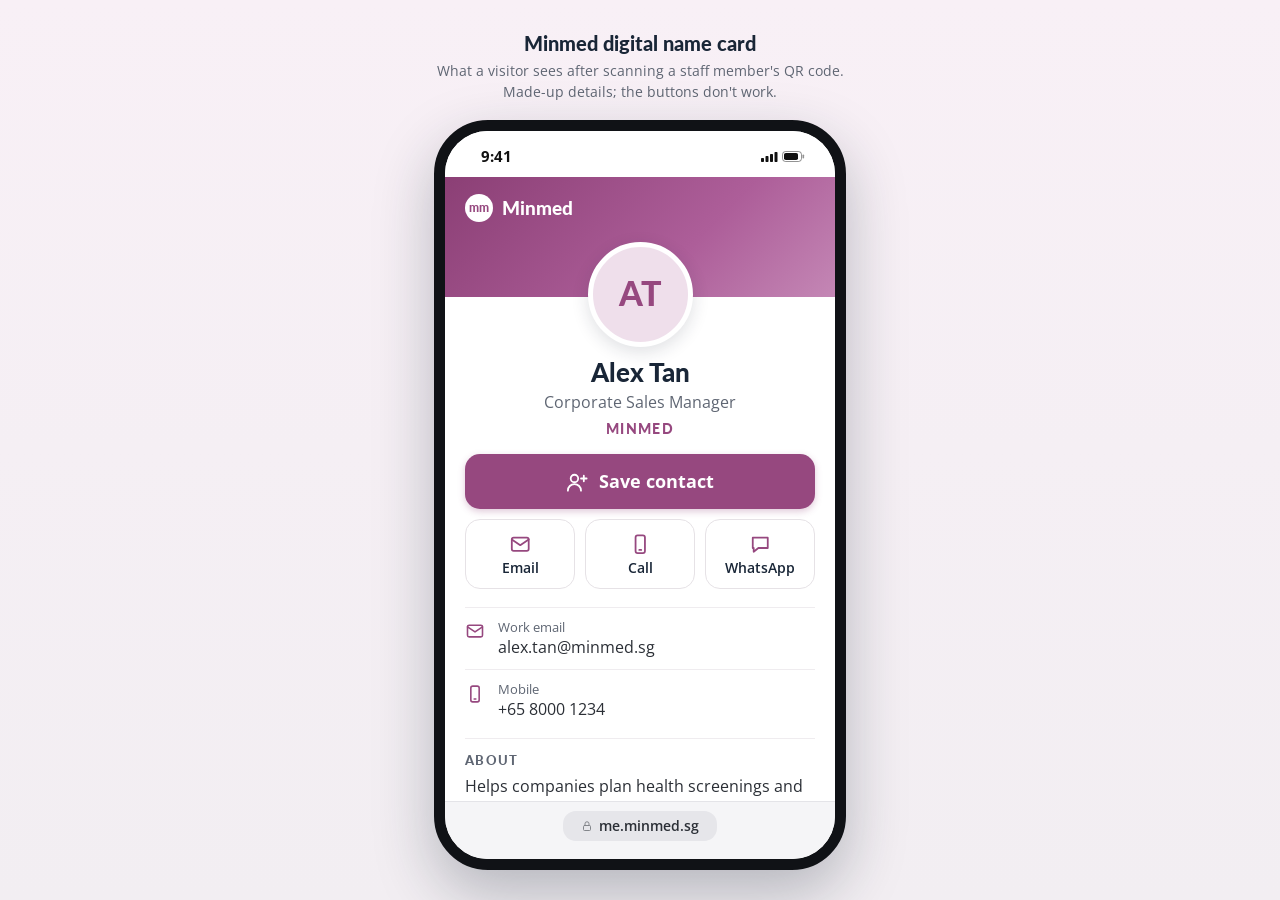
<file: name-card-scope/minmed-card-preview.html>
<!doctype html>
<html lang="en-SG">
<head>
<meta charset="utf-8">
<meta name="viewport" content="width=device-width, initial-scale=1, viewport-fit=cover">
<meta name="color-scheme" content="light">
<meta name="robots" content="noindex">
<meta name="description" content="Preview of a Minmed digital name card as a visitor sees it after scanning the QR code. Made-up details.">
<title>Card Preview</title>
<link rel="preconnect" href="https://fonts.googleapis.com">
<link rel="preconnect" href="https://fonts.gstatic.com" crossorigin>
<link href="https://fonts.googleapis.com/css2?family=Lato:wght@400;700;900&family=Open+Sans:wght@400;600;700&display=swap" rel="stylesheet">
<style>
.pvw .ic { width: 22.5px; height: 22.5px; flex: none; }
.pvw .mk { flex: none; display: block; }
.pvw .pc { position: relative; flex: 1; display: flex; flex-direction: column; font-family: "Open Sans", sans-serif; color: #2b2f36; background: #fff; text-align: left; }
.pvw .band { height: 120px; background: linear-gradient(135deg, #8b3f75 0%, #ad5e99 62%, #c487b5 100%); position: relative; flex: none; }
.pvw .band.sm { height: 77.5px; }
.pvw .blogo { position: absolute; left: 20px; top: 17.5px; display: flex; align-items: center; gap: 8.8px; color: #fff; font: 900 18.8px/1 "Lato", sans-serif; }
.pvw .pc-av { width: 105px; height: 105px; border-radius: 50%; border: 5px solid #fff; background: #efdfeb; color: #96487f; display: grid; place-items: center; font: 900 33.8px/1 "Lato", sans-serif; margin: -55px auto 0; position: relative; box-shadow: 0 5px 17.5px rgba(25, 38, 55, 0.14); flex: none; }
.pvw .pc-name { text-align: center; font: 900 26.2px/1.2 "Lato", sans-serif; color: #192637; margin: 10px 17.5px 0; }
.pvw .pc-desig { text-align: center; font-size: 16.2px; line-height: 1.35; color: #5f6673; margin: 3.8px 17.5px 0; }
.pvw .pc-co { text-align: center; font: 900 14.4px/1 "Lato", sans-serif; color: #96487f; margin-top: 8.8px; letter-spacing: 0.1em; text-transform: uppercase; }
.pvw .pc-act { padding: 17.5px 20px 0; }
.pvw .btn-p { display: flex; align-items: center; justify-content: center; gap: 10px; background: #96487f; color: #fff; font: 700 17.5px/1 "Open Sans", sans-serif; border-radius: 15px; height: 55px; box-shadow: 0 2.5px 7.5px rgba(150, 72, 127, 0.3); }
.pvw .btn-p.sm { display: inline-flex; height: 47.5px; padding: 0 25px; font-size: 16.2px; }
.pvw .pc-row { display: grid; grid-template-columns: repeat(3, 1fr); gap: 10px; margin-top: 10px; }
.pvw .pc-row.one { grid-template-columns: 1fr; }
.pvw .btn-s { display: flex; flex-direction: column; align-items: center; justify-content: center; gap: 6.2px; height: 70px; border: 1px solid #e6e2e6; border-radius: 15px; font: 600 14.4px/1 "Open Sans", sans-serif; color: #192637; background: #fff; }
.pvw .btn-s .ic { color: #96487f; }
.pvw .pc-list { margin: 17.5px 20px 0; }
.pvw .pc-item { display: flex; gap: 12.5px; padding: 11.2px 0; border-top: 1px solid #efecef; font-size: 15.6px; line-height: 1.35; overflow-wrap: anywhere; }
.pvw .pc-item .ic { width: 20px; height: 20px; color: #96487f; margin-top: 2.5px; }
.pvw .pc-item .k { display: block; color: #5f6673; font-size: 13.1px; }
.pvw .pc-item .lnk { color: #96487f; }
.pvw .pc-sec { font: 900 13.1px/1 "Lato", sans-serif; letter-spacing: 0.1em; text-transform: uppercase; color: #5f6673; margin: 7.5px 0 7.5px; padding-top: 15px; border-top: 1px solid #efecef; }
.pvw .pc-bio { font-size: 15.6px; line-height: 1.45; margin: 0 0 7.5px; }
.pvw .pc-foot { margin-top: auto; padding: 22.5px 20px 20px; text-align: center; }
.pvw .pc-foot span { display: inline-flex; align-items: center; gap: 7.5px; font: 600 15.6px/1 "Open Sans", sans-serif; color: #96487f; }
.pvw .pc-foot .ic { width: 18.8px; height: 18.8px; }

.pvw .blogo .mk { width: 28px; height: 28px; }
.pvw .lk { width: 12px; height: 12px; flex: none; opacity: 0.55; }
.pvw .pv-dev { width: 412px; height: var(--dev-h, min(844px, calc(100vh - 48px))); margin: 0 auto; border: 11px solid #101216; border-radius: 54px; background: #fff; overflow: hidden; display: flex; flex-direction: column; box-shadow: 0 24px 60px rgba(25, 38, 55, 0.28); text-align: left; }
.pvw .pv-sb { height: 46px; flex: none; display: flex; align-items: center; justify-content: space-between; padding: 6px 30px 0 36px; font: 700 15px/1 "Open Sans", sans-serif; color: #111; background: #fff; }
.pvw .pv-scr { flex: 1; min-height: 0; overflow-y: auto; display: flex; flex-direction: column; background: #fff; }
.pvw .pv-bar { flex: none; padding: 9px 16px 18px; background: #f5f5f7; border-top: 1px solid #e4e4e8; display: flex; justify-content: center; }
.pvw .pv-bar span { display: inline-flex; align-items: center; gap: 6px; background: #e6e6ea; border-radius: 13px; padding: 8px 18px; font: 600 14px/1 "Open Sans", sans-serif; color: #2b2f36; }
.pvw .pv-note { flex: none; text-align: center; font: 600 12px/1.4 "Open Sans", sans-serif; color: #8f95a0; padding: 0 16px 18px; }


* { box-sizing: border-box; }
html { -webkit-text-size-adjust: 100%; }
body { margin: 0; background: linear-gradient(#f8f0f6, #f2eef2) fixed; color: #2b2f36; font: 15px/1.5 "Open Sans", system-ui, -apple-system, "Segoe UI", sans-serif; }
.pv-stage { min-height: 100vh; display: flex; flex-direction: column; align-items: center; justify-content: center; gap: 18px; padding: 24px 16px; --dev-h: min(844px, calc(100vh - 150px)); }
.pv-intro { text-align: center; max-width: 440px; }
.pv-intro b { display: block; font: 900 20px/1.25 "Lato", sans-serif; color: #192637; }
.pv-intro span { display: block; margin-top: 4px; font-size: 14px; color: #5f6673; }
@media (max-width: 520px) {
  body { background: #fff; }
  .pv-stage { display: block; padding: 0; }
  .pv-intro, .pvw .pv-sb, .pvw .pv-bar { display: none; }
  .pvw .pv-dev { width: auto; height: auto; min-height: 100vh; min-height: 100dvh; border: 0; border-radius: 0; box-shadow: none; }
  .pvw .pv-scr { overflow: visible; }
}

</style>
</head>
<body>
<main class="pv-stage">
<div class="pv-intro"><b>Minmed digital name card</b><span>What a visitor sees after scanning a staff member's QR code. Made-up details; the buttons don't work.</span></div>
<div class="pvw"><div class="pv-dev"><div class="pv-sb"><span>9:41</span><svg width="44" height="11" viewBox="0 0 44 11" aria-hidden="true"><rect x="0" y="7" width="3" height="4" rx=".8" fill="currentColor"/><rect x="4.5" y="5" width="3" height="6" rx=".8" fill="currentColor"/><rect x="9" y="3" width="3" height="8" rx=".8" fill="currentColor"/><rect x="13.5" y="1" width="3" height="10" rx=".8" fill="currentColor"/><rect x="21.5" y=".5" width="19" height="10" rx="3" fill="none" stroke="currentColor" opacity=".45"/><rect x="23" y="2" width="14" height="7" rx="1.8" fill="currentColor"/><rect x="41.5" y="3.5" width="1.6" height="4" rx=".8" fill="currentColor" opacity=".45"/></svg></div><div class="pv-scr"><div class="pc"><div class="band"><div class="blogo"><svg class="mk" width="22" height="22" viewBox="0 0 32 32" aria-hidden="true"><circle cx="16" cy="16" r="16" fill="#fff"/><text x="16" y="21" text-anchor="middle" font-family="Lato, Arial, sans-serif" font-size="14" font-weight="900" fill="#96487F">mm</text></svg><span>Minmed</span></div></div><div class="pc-av">AT</div><div class="pc-name">Alex Tan</div><div class="pc-desig">Corporate Sales Manager</div><div class="pc-co">Minmed</div><div class="pc-act"><div class="btn-p"><svg class="ic" viewBox="0 0 24 24" fill="none" stroke="currentColor" stroke-width="1.9" stroke-linecap="round" stroke-linejoin="round" aria-hidden="true"><circle cx="9" cy="8" r="4"/><path d="M2 21c0-4 3.1-7 7-7s7 3 7 7"/><path d="M19 5v6M16 8h6"/></svg>Save contact</div><div class="pc-row"><div class="btn-s"><svg class="ic" viewBox="0 0 24 24" fill="none" stroke="currentColor" stroke-width="1.9" stroke-linecap="round" stroke-linejoin="round" aria-hidden="true"><rect x="3" y="5" width="18" height="14" rx="2"/><path d="M3 7l9 6 9-6"/></svg>Email</div><div class="btn-s"><svg class="ic" viewBox="0 0 24 24" fill="none" stroke="currentColor" stroke-width="1.9" stroke-linecap="round" stroke-linejoin="round" aria-hidden="true"><rect x="7" y="2.5" width="10" height="19" rx="2.2"/><path d="M11 18h2"/></svg>Call</div><div class="btn-s"><svg class="ic" viewBox="0 0 24 24" fill="none" stroke="currentColor" stroke-width="1.9" stroke-linecap="round" stroke-linejoin="round" aria-hidden="true"><path d="M4 5h16v11H10l-5 4v-4H4z"/></svg>WhatsApp</div></div></div><div class="pc-list"><div class="pc-item"><svg class="ic" viewBox="0 0 24 24" fill="none" stroke="currentColor" stroke-width="1.9" stroke-linecap="round" stroke-linejoin="round" aria-hidden="true"><rect x="3" y="5" width="18" height="14" rx="2"/><path d="M3 7l9 6 9-6"/></svg><span><span class="k">Work email</span>alex.tan@minmed.sg</span></div><div class="pc-item"><svg class="ic" viewBox="0 0 24 24" fill="none" stroke="currentColor" stroke-width="1.9" stroke-linecap="round" stroke-linejoin="round" aria-hidden="true"><rect x="7" y="2.5" width="10" height="19" rx="2.2"/><path d="M11 18h2"/></svg><span><span class="k">Mobile</span>+65 8000 1234</span></div><div class="pc-sec">About</div><p class="pc-bio">Helps companies plan health screenings and vaccination programmes for their staff.</p><div class="pc-item"><svg class="ic" viewBox="0 0 24 24" aria-hidden="true"><text x="12" y="17" text-anchor="middle" font-family="Lato, Arial, sans-serif" font-size="13" font-weight="900" fill="currentColor">Aa</text></svg><span><span class="k">Languages</span>English, Mandarin, Malay</span></div><div class="pc-item"><svg class="ic" viewBox="0 0 24 24" aria-hidden="true"><rect x="3" y="3" width="18" height="18" rx="3.5" fill="currentColor"/><text x="12" y="16.6" text-anchor="middle" font-family="Arial, sans-serif" font-size="10.5" font-weight="700" fill="#fff">in</text></svg><span><span class="k">LinkedIn</span><span class="lnk">linkedin.com/in/alextan-sample</span></span></div></div><div class="pc-foot"><span><svg class="ic" viewBox="0 0 24 24" fill="none" stroke="currentColor" stroke-width="1.9" stroke-linecap="round" stroke-linejoin="round" aria-hidden="true"><circle cx="12" cy="12" r="9"/><ellipse cx="12" cy="12" rx="4" ry="9"/><path d="M3 12h18"/></svg>About Minmed</span></div></div><div class="pv-note">Preview with made-up details</div></div><div class="pv-bar"><span><svg class="lk" viewBox="0 0 24 24" fill="none" stroke="currentColor" stroke-width="1.9" stroke-linecap="round" stroke-linejoin="round" aria-hidden="true"><rect x="5" y="11" width="14" height="10" rx="2"/><path d="M8 11V7.5a4 4 0 0 1 8 0V11"/></svg>me.minmed.sg</span></div></div></div>
</main>
</body>
</html>
</file>
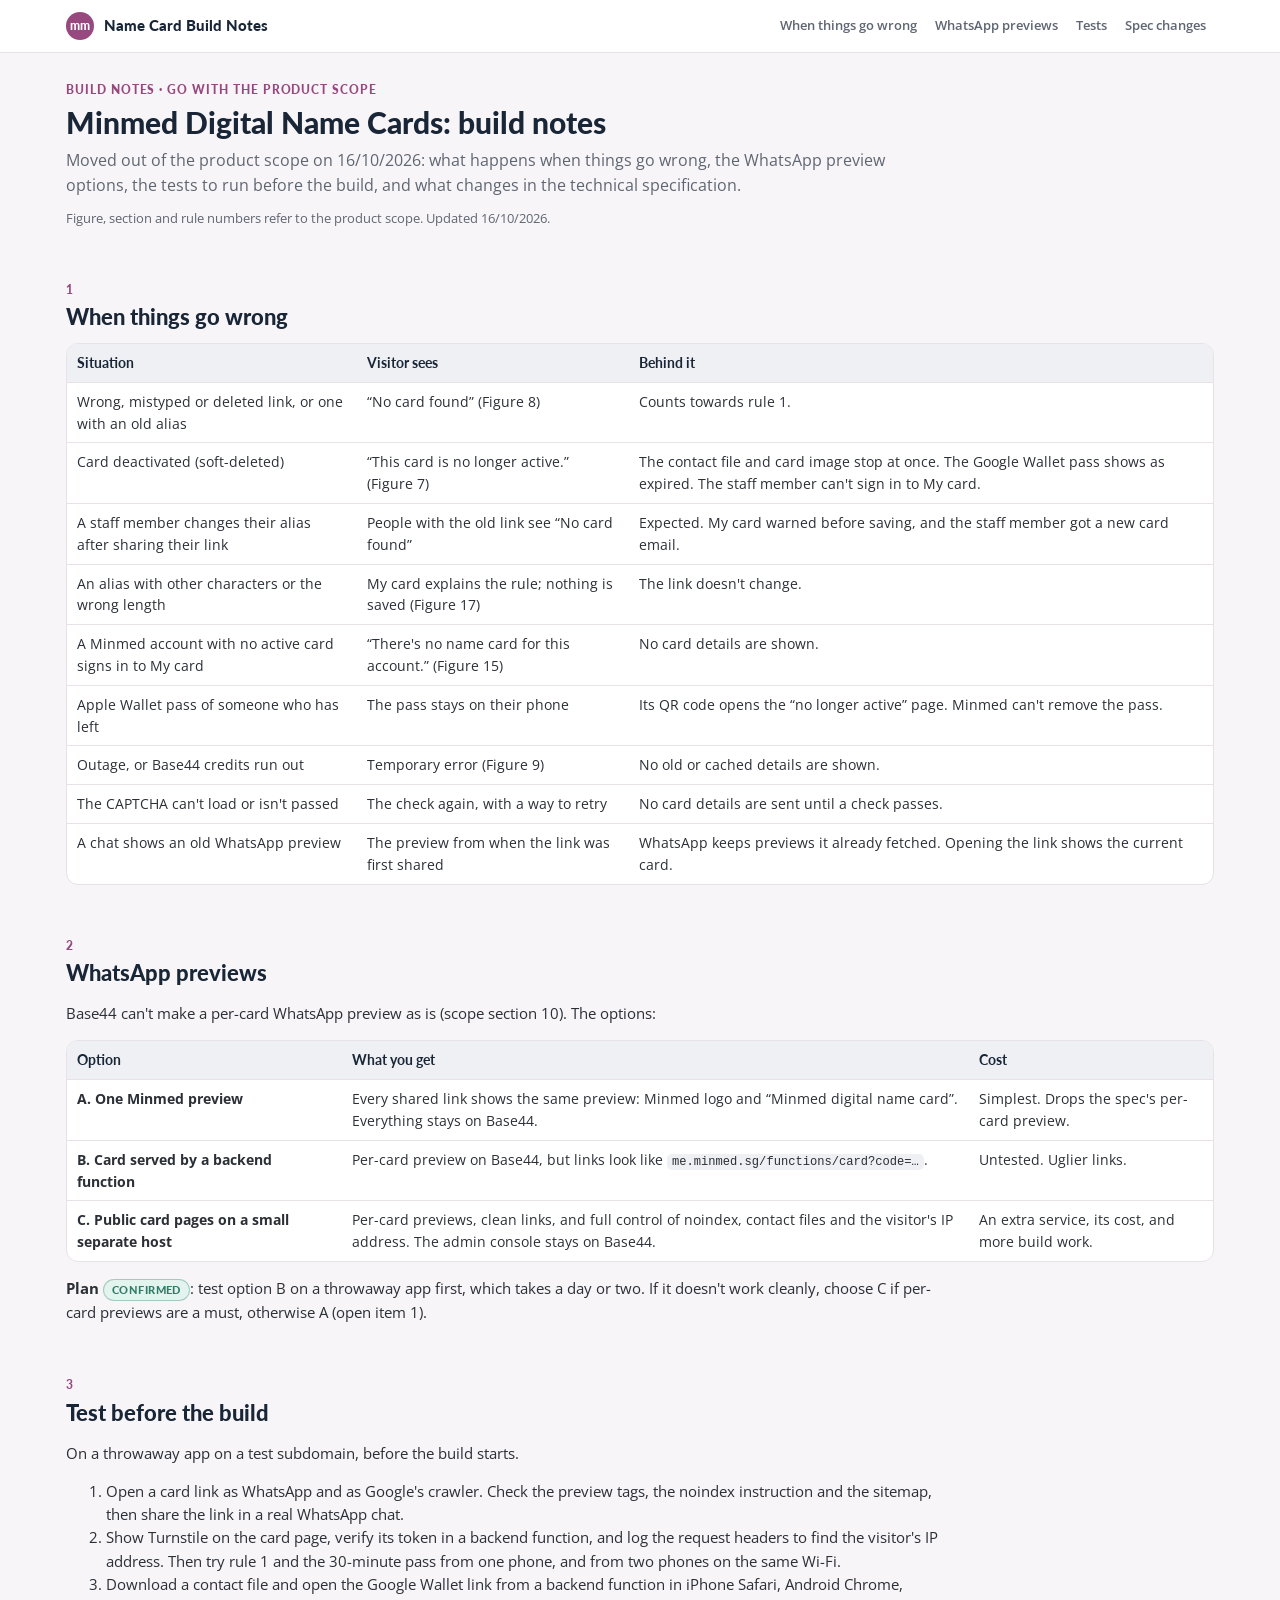
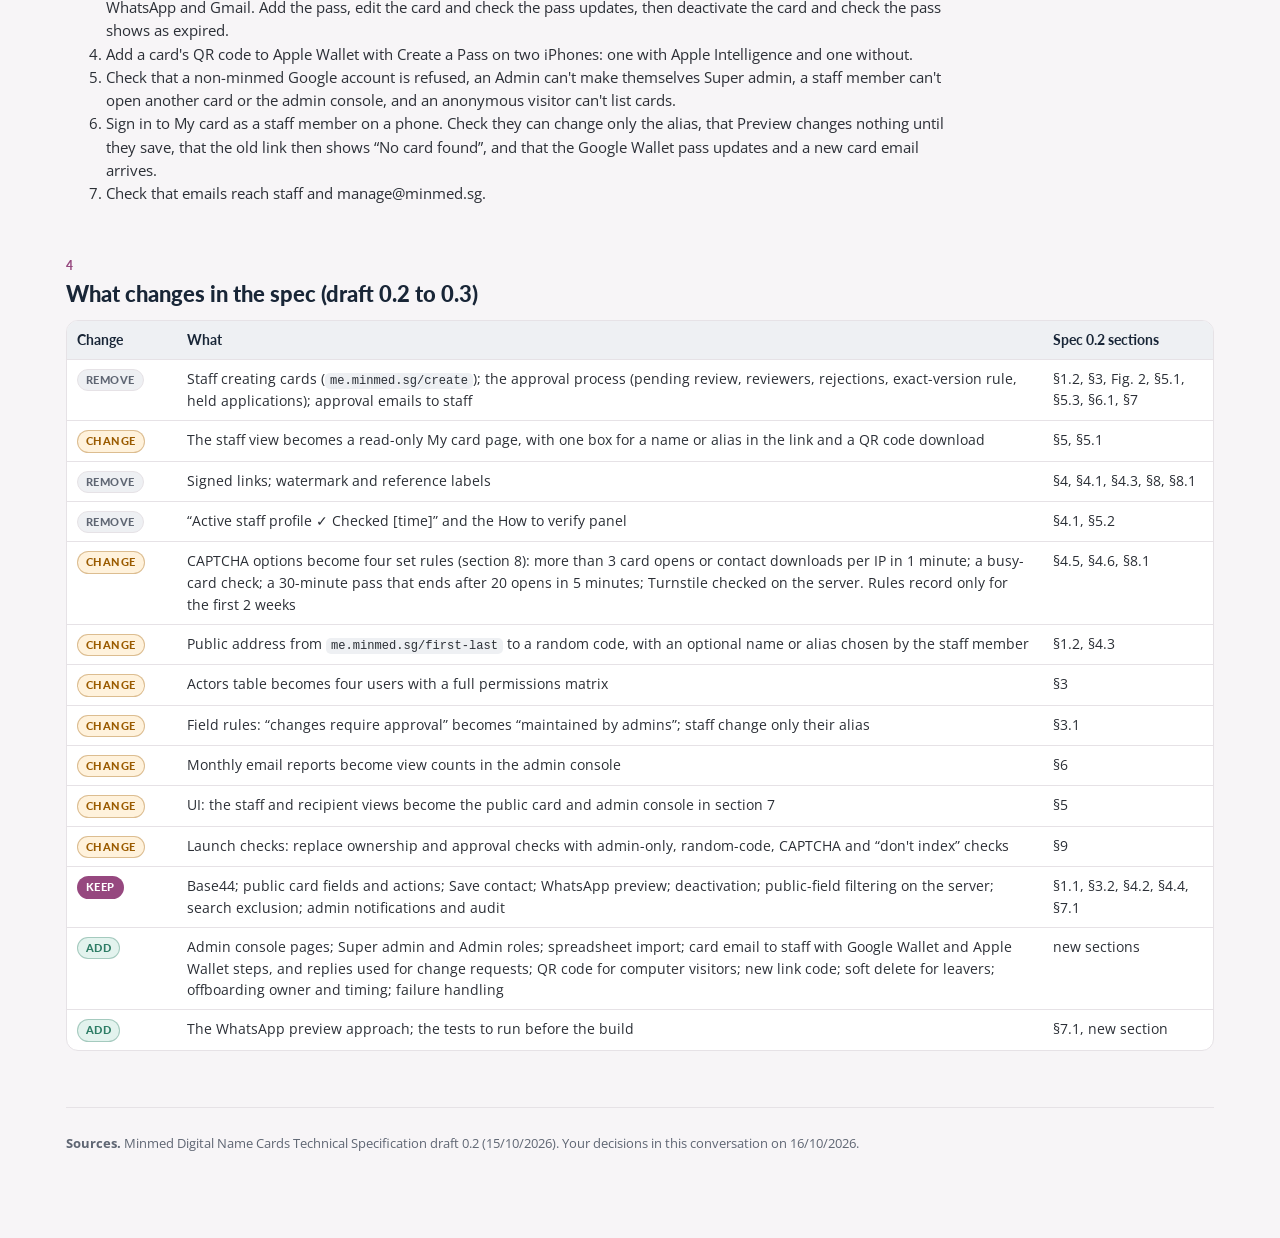
<file: name-card-scope/minmed-name-card-build-notes.html>
<!doctype html>
<html lang="en-SG">
<head>
<meta charset="utf-8">
<meta name="viewport" content="width=device-width, initial-scale=1">
<meta name="color-scheme" content="light">
<meta name="description" content="Build notes for Minmed Digital Name Cards: what happens when things go wrong, the WhatsApp preview options, the tests to run before the build, and what changes in the technical specification.">
<title>Name Card Build Notes</title>
<link rel="preconnect" href="https://fonts.googleapis.com">
<link rel="preconnect" href="https://fonts.gstatic.com" crossorigin>
<link href="https://fonts.googleapis.com/css2?family=Lato:wght@400;700;900&family=Open+Sans:wght@400;600;700&display=swap" rel="stylesheet">
<style>
/* Minmed brand colours from the minmed repo (frontend/src/index.css). Light mode only. */
:root {
  --bg: #f7f5f7; --surface: #ffffff; --surface-2: #f8f0f6; --text: #2b2f36; --muted: #5f6673;
  --border: #e6e2e6; --plum: #96487f; --brand: #ad5e99; --blush: #efdfeb; --navy: #192637;
  --green: #2e7d66; --green-soft: #e3f3ee; --amber: #9a5b00; --amber-soft: #fff2dc;
  --red: #c0352b; --red-soft: #fdecea; --blue: #2f5fbf; --blue-soft: #e8effc; --grey-soft: #eef0f3;
  --radius: 12px;
  --mono: ui-monospace, SFMono-Regular, Menlo, Consolas, monospace;
}
* { box-sizing: border-box; }
html { -webkit-text-size-adjust: 100%; scroll-behavior: smooth; }
body { margin: 0; background: var(--bg); color: var(--text); font: 15px/1.55 "Open Sans", system-ui, -apple-system, "Segoe UI", sans-serif; }
h1, h2, h3 { font-family: "Lato", "Open Sans", sans-serif; color: var(--navy); line-height: 1.25; }
h1 { font-size: 1.9rem; font-weight: 900; margin: 0 0 0.4rem; }
h2 { font-size: 1.4rem; font-weight: 900; margin: 0 0 0.5rem; }
h3 { font-size: 1.05rem; font-weight: 700; margin: 1.6rem 0 0.4rem; }
a { color: var(--plum); }
code { font-family: var(--mono); font-size: 0.86em; background: var(--grey-soft); padding: 1px 5px; border-radius: 5px; overflow-wrap: anywhere; }

/* ---------- page chrome ---------- */
.top { background: var(--surface); border-bottom: 1px solid var(--border); position: sticky; top: 0; z-index: 10; }
.top-inner { max-width: 1180px; margin: 0 auto; padding: 10px 16px; display: flex; gap: 12px; align-items: center; }
.brand { display: flex; align-items: center; gap: 10px; font-family: "Lato", sans-serif; font-weight: 900; color: var(--navy); white-space: nowrap; }
.brand .mk { width: 28px; height: 28px; }
.toc { display: flex; gap: 2px; overflow-x: auto; margin-left: auto; scrollbar-width: none; }
.toc::-webkit-scrollbar { display: none; }
.toc a { white-space: nowrap; text-decoration: none; color: var(--muted); font-weight: 600; font-size: 0.8rem; padding: 6px 8px; border-radius: 8px; }
.toc a:hover { background: var(--surface-2); color: var(--plum); }
main { max-width: 1180px; margin: 0 auto; padding: 28px 16px 72px; }
.eyebrow { font-family: "Lato", sans-serif; font-weight: 900; letter-spacing: 0.08em; text-transform: uppercase; font-size: 0.74rem; color: var(--plum); margin-bottom: 4px; }
.lede { color: var(--muted); max-width: 820px; margin: 0 0 0.6rem; font-size: 1.02rem; }
.meta { color: var(--muted); font-size: 0.84rem; margin: 0; max-width: 880px; }
section { margin-top: 52px; scroll-margin-top: 70px; }
section > p, section > ul, section > ol { max-width: 880px; }
.legend { display: flex; flex-wrap: wrap; gap: 8px 18px; margin: 16px 0 0; font-size: 0.86rem; }
.chip { display: inline-block; font-family: "Lato", sans-serif; font-weight: 900; font-size: 0.68rem; letter-spacing: 0.04em; text-transform: uppercase; padding: 2px 8px; border-radius: 999px; border: 1px solid transparent; white-space: nowrap; vertical-align: middle; line-height: 1.5; }
.c-dec { background: var(--green-soft); color: var(--green); border-color: color-mix(in srgb, var(--green) 35%, transparent); }
.c-rec { background: var(--amber-soft); color: var(--amber); border-color: color-mix(in srgb, var(--amber) 35%, transparent); }
.c-test { background: var(--blue-soft); color: var(--blue); border-color: color-mix(in srgb, var(--blue) 35%, transparent); }
.c-risk { background: var(--red-soft); color: var(--red); border-color: color-mix(in srgb, var(--red) 35%, transparent); }
.c-out { background: var(--grey-soft); color: var(--muted); border-color: var(--border); }
.c-in { background: var(--plum); color: #fff; }
.tablewrap { overflow-x: auto; border: 1px solid var(--border); border-radius: var(--radius); background: var(--surface); margin-top: 12px; }
table { width: 100%; border-collapse: collapse; font-size: 0.88rem; }
.tablewrap th, .tablewrap td { text-align: left; padding: 8px 10px; border-top: 1px solid var(--border); vertical-align: top; }
.tablewrap thead th { background: var(--grey-soft); font-family: "Lato", sans-serif; color: var(--navy); border-top: 0; }
.tablewrap tr.group th { background: var(--surface-2); color: var(--plum); font-family: "Lato", sans-serif; font-size: 0.78rem; text-transform: uppercase; letter-spacing: 0.05em; }
.tablewrap td.src { color: var(--muted); font-size: 0.8rem; white-space: nowrap; }
.matrix td.y, .matrix td.n, .matrix td.o, .matrix td.a { text-align: center; white-space: nowrap; font-weight: 700; width: 92px; }
.matrix td.y { color: var(--green); }
.matrix td.n { color: #b7bcc5; }
.matrix td.o { color: var(--blue); }
.matrix td.a { color: var(--amber); }
.matrix th.col { text-align: center; width: 92px; }
.matrix td:first-child, .matrix th:first-child { min-width: 260px; }
.note { font-size: 0.82rem; color: var(--muted); }
.callout { border-left: 4px solid var(--plum); background: var(--surface-2); border-radius: 0 var(--radius) var(--radius) 0; padding: 12px 16px; margin: 16px 0; max-width: 900px; }
.callout.warn { border-left-color: var(--amber); background: var(--amber-soft); }
.callout h3 { margin: 0 0 4px; }
.callout p { margin: 0.3rem 0; }
.qs { counter-reset: q; list-style: none; padding: 0; margin: 12px 0 0; max-width: 940px; }
.qs li { counter-increment: q; background: var(--surface); border: 1px solid var(--border); border-radius: var(--radius); padding: 10px 14px 10px 48px; margin-bottom: 8px; position: relative; font-size: 0.9rem; }
.qs li::before { content: counter(q); position: absolute; left: 12px; top: 10px; width: 24px; height: 24px; border-radius: 50%; background: var(--blush); color: var(--plum); font-family: "Lato", sans-serif; font-weight: 900; display: grid; place-items: center; font-size: 0.8rem; }
.qs .def { display: block; color: var(--muted); font-size: 0.84rem; margin-top: 2px; }
.footer { margin-top: 56px; font-size: 0.8rem; color: var(--muted); border-top: 1px solid var(--border); padding-top: 14px; }

/* ---------- figures ---------- */
.figs { display: grid; grid-template-columns: repeat(auto-fill, minmax(300px, 1fr)); gap: 30px 22px; margin-top: 18px; align-items: start; }
.figs.two { grid-template-columns: repeat(auto-fill, minmax(min(100%, 440px), 1fr)); }
.fig { margin: 0; min-width: 0; scroll-margin-top: 80px; }
.fig.wide { grid-column: 1 / -1; }
.fstage { display: flex; justify-content: center; align-items: flex-start; gap: 18px; flex-wrap: wrap; }
.fig.wide .fstage { display: block; }
.fig figcaption { margin: 12px auto 0; font-size: 0.84rem; color: var(--muted); max-width: 340px; }
.fig.wide figcaption, .figs.two .fig figcaption { max-width: 760px; margin-left: 0; }
.fig figcaption b { color: var(--navy); font-family: "Lato", sans-serif; display: block; font-size: 0.9rem; }
.fig figcaption code { font-size: 0.78rem; }
.fig figcaption .chip { margin-left: 4px; }
.shot { overflow-x: auto; padding: 4px 2px 10px; }
.shot > .browser { min-width: 860px; }
.shot.navs > .browser { min-width: 720px; }
.pair { display: grid; grid-template-columns: repeat(auto-fit, minmax(min(100%, 380px), 1fr)); gap: 16px; }
.pair .browser { min-width: 0; }
.variant { display: block; font-family: "Lato", sans-serif; font-weight: 900; font-size: 0.72rem; letter-spacing: 0.05em; text-transform: uppercase; color: var(--muted); margin: 0 0 8px; text-align: center; }

/* ---------- overview flow (figure 1) ---------- */
.flow { display: grid; grid-template-columns: repeat(3, minmax(0, 1fr)); gap: 10px; margin-top: 14px; counter-reset: step; }
.flow > div { background: var(--surface); border: 1px solid var(--border); border-radius: var(--radius); padding: 12px 12px 12px 14px; font-size: 0.87rem; position: relative; }
.flow > div::before { counter-increment: step; content: counter(step); display: inline-grid; place-items: center; width: 24px; height: 24px; border-radius: 50%; background: var(--plum); color: #fff; font-family: "Lato", sans-serif; font-weight: 900; font-size: 0.8rem; margin-bottom: 6px; }
.flow b { display: block; font-family: "Lato", sans-serif; color: var(--navy); margin-bottom: 2px; }

/* ---------- features ---------- */
.feat { display: grid; grid-template-columns: repeat(3, minmax(0, 1fr)); gap: 14px; margin-top: 14px; }
.feat > div { background: var(--surface); border: 1px solid var(--border); border-radius: var(--radius); padding: 14px 16px; }
.feat h3 { margin: 0 0 2px; }
.feat .host { font-family: var(--mono); font-size: 0.76rem; color: var(--muted); }
.feat ul { margin: 8px 0 0; padding-left: 18px; font-size: 0.88rem; }
.feat li { margin: 3px 0; }

/* ---------- site map (figure 2) ---------- */
.smap { display: grid; grid-template-columns: repeat(3, minmax(0, 1fr)); grid-template-areas: "pub stf adm" "pub msg adm"; grid-template-rows: auto 1fr; gap: 14px; align-items: start; }
.z-pub { grid-area: pub; }
.z-stf { grid-area: stf; }
.z-adm { grid-area: adm; }
.z-msg { grid-area: msg; }
.smz { background: var(--surface); border: 1px solid var(--border); border-radius: var(--radius); padding: 14px 12px 10px; min-width: 0; }
.smz-h { padding: 0 4px; }
.smz-h b { font: 900 1.05rem/1.2 "Lato", sans-serif; color: var(--navy); display: block; }
.smz-h code { display: inline-block; margin-top: 4px; font-size: 0.78rem; }
.smz-h span { display: block; font-size: 0.78rem; color: var(--muted); margin-top: 4px; }
.smt { list-style: none; margin: 10px 0 0; padding: 0; display: grid; gap: 2px; }
.smt .smt { margin: 2px 0 6px 26px; padding-left: 10px; border-left: 2px solid var(--blush); }
.smn { display: flex; gap: 10px; align-items: center; padding: 6px; border-radius: 10px; text-decoration: none; color: inherit; border: 1px solid transparent; }
a.smn:hover, a.smn:focus-visible { background: var(--surface-2); border-color: var(--blush); }
.smn > span:last-child { min-width: 0; font-size: 0.82rem; line-height: 1.35; }
.smn b { display: block; color: var(--navy); font-family: "Lato", sans-serif; font-size: 0.9rem; }
.smn code { font-size: 0.72rem; display: inline-block; margin-top: 2px; }
.smn small { display: block; color: var(--muted); font-size: 0.76rem; }
.smn .dot { width: 12px; height: 12px; border-radius: 50%; background: var(--blush); border: 2px solid var(--plum); flex: none; margin: 0 6px; }
.thumb { flex: none; display: block; overflow: hidden; border-radius: 8px; border: 1px solid var(--border); background: #fff; box-shadow: 0 2px 6px rgba(25, 38, 55, 0.07); }
.thumb .tz { display: block; pointer-events: none; }
.thumb.t-phone { width: 62px; height: 100px; }
.thumb.t-phone .tz { width: 282px; zoom: 0.22; }
.thumb.t-wide { width: 112px; height: 70px; }
.thumb.t-wide .tz { width: 1000px; zoom: 0.112; }
.thumb.t-mail { width: 92px; height: 76px; }
.thumb.t-mail .tz { width: 560px; zoom: 0.1643; }
.thumb.t-pass { width: 58px; height: 88px; }
.thumb.t-pass .tz { width: 270px; zoom: 0.2148; }

/* ---------- diagrams (figures 4, 27, 28) ---------- */
.dg { background: var(--surface); border: 1px solid var(--border); border-radius: var(--radius); padding: 20px 14px; display: flex; flex-direction: column; align-items: center; }
.dg-row { display: flex; gap: 10px; justify-content: center; flex-wrap: wrap; width: 100%; }
.dg-n { background: #fff; border: 1.5px solid #d9d2d8; border-radius: 12px; padding: 9px 14px; text-align: center; font-size: 0.86rem; max-width: 340px; line-height: 1.4; }
.dg-n b { display: block; font-family: "Lato", sans-serif; color: var(--navy); }
.dg-n small { display: block; color: var(--muted); font-size: 0.76rem; }
.dg-n.main { border-color: var(--plum); background: var(--surface-2); }
.dg-n.cond { border-style: dashed; border-color: #d39b3c; background: var(--amber-soft); }
.dg-n.ok { border-color: #8cc7b3; background: var(--green-soft); }
.dg-n.stop { border-color: #e2b86f; background: var(--amber-soft); }
.dg-n.end { border-color: #c9ced6; background: var(--grey-soft); }
.dg-ar { width: 2px; height: 26px; background: #b3aab2; position: relative; margin: 3px 0 9px; flex: none; }
.dg-ar::after { content: ""; position: absolute; left: -5px; bottom: -7px; border-left: 6px solid transparent; border-right: 6px solid transparent; border-top: 8px solid #b3aab2; }
.dg-ar span { position: absolute; left: 10px; top: 4px; font-size: 0.72rem; font-weight: 700; color: var(--muted); white-space: nowrap; }
.dg-acts { display: grid; grid-template-columns: repeat(5, minmax(0, 1fr)); gap: 8px; width: 100%; max-width: 820px; }
.dg-acts .dg-n { max-width: none; }
.fc { display: grid; grid-template-columns: minmax(0, 1.25fr) 72px minmax(0, 1fr); align-items: center; background: var(--surface); border: 1px solid var(--border); border-radius: var(--radius); padding: 20px 16px; max-width: 820px; margin: 0 auto; }
.fc .dg-n { max-width: none; }
.fc-yes { position: relative; height: 2px; background: #b3aab2; margin: 0 10px 0 6px; }
.fc-yes::after { content: ""; position: absolute; right: -8px; top: -5px; border-top: 6px solid transparent; border-bottom: 6px solid transparent; border-left: 8px solid #b3aab2; }
.fc-yes span { position: absolute; left: 50%; top: -19px; transform: translateX(-50%); font-size: 0.72rem; font-weight: 700; color: var(--muted); }
.fc-down { grid-column: 1; justify-self: center; width: 2px; height: 30px; background: #b3aab2; position: relative; margin: 3px 0 10px; }
.fc-down::after { content: ""; position: absolute; left: -5px; bottom: -7px; border-left: 6px solid transparent; border-right: 6px solid transparent; border-top: 8px solid #b3aab2; }
.fc-down span { position: absolute; left: 10px; top: 6px; font-size: 0.72rem; font-weight: 700; color: var(--muted); }
.fc-gap { grid-column: 2 / 4; }
.rule-n { display: inline-block; font: 900 0.68rem/1 "Lato", sans-serif; color: var(--plum); background: var(--blush); border-radius: 999px; padding: 3px 7px; margin-bottom: 3px; letter-spacing: 0.03em; }

/* ---------- navigation (figure 3) ---------- */
.navdemo { display: grid; grid-template-columns: minmax(0, 1fr); gap: 14px; }
.navdemo .browser { min-width: 0; }
.navlbl { font: 900 0.72rem/1 "Lato", sans-serif; letter-spacing: 0.05em; text-transform: uppercase; color: var(--muted); margin: 0 0 6px; }

/* ======================================================== mockups */
.ic { width: 18px; height: 18px; flex: none; }
.ic.sm { width: 14px; height: 14px; }
.lk { width: 11px; height: 11px; flex: none; opacity: 0.55; }
.mk { flex: none; display: block; }
.qr { display: block; }

/* phone */
.phone { width: 300px; max-width: 100%; flex: none; background: #101216; border-radius: 46px; padding: 9px; box-shadow: 0 14px 34px rgba(25, 38, 55, 0.2), inset 0 0 0 1.5px #2b2e35; }
.phone .scr { position: relative; border-radius: 38px; overflow: hidden; background: #fff; display: flex; flex-direction: column; min-height: 580px; }
.phone .island { position: absolute; top: 10px; left: 50%; width: 84px; height: 24px; margin-left: -42px; background: #101216; border-radius: 14px; z-index: 3; }
.phone .sb { height: 44px; flex: none; display: flex; align-items: center; justify-content: space-between; padding: 5px 24px 0 32px; font: 700 13px/1 "Open Sans", sans-serif; color: #111; background: #fff; }
.phone .pbody { flex: 1; display: flex; flex-direction: column; min-height: 0; }
.phone.cut .scr { height: 580px; }
.phone.cut .pbody { overflow: hidden; }
.phone .urlbar { flex: none; padding: 8px 14px 16px; background: #f5f5f7; border-top: 1px solid #e4e4e8; display: flex; justify-content: center; }
.phone .urlbar span { display: inline-flex; align-items: center; gap: 5px; background: #e6e6ea; border-radius: 12px; padding: 7px 16px; font: 600 12px/1 "Open Sans", sans-serif; color: #2b2f36; max-width: 100%; overflow: hidden; white-space: nowrap; }

/* public card */
.pc { position: relative; flex: 1; display: flex; flex-direction: column; font-family: "Open Sans", sans-serif; color: #2b2f36; background: #fff; text-align: left; }
.band { height: 96px; background: linear-gradient(135deg, #8b3f75 0%, #ad5e99 62%, #c487b5 100%); position: relative; flex: none; }
.band.sm { height: 62px; }
.blogo { position: absolute; left: 16px; top: 14px; display: flex; align-items: center; gap: 7px; color: #fff; font: 900 15px/1 "Lato", sans-serif; }
.pc-av { width: 84px; height: 84px; border-radius: 50%; border: 4px solid #fff; background: #efdfeb; color: #96487f; display: grid; place-items: center; font: 900 27px/1 "Lato", sans-serif; margin: -44px auto 0; position: relative; box-shadow: 0 4px 14px rgba(25, 38, 55, 0.14); flex: none; }
.pc-name { text-align: center; font: 900 21px/1.2 "Lato", sans-serif; color: #192637; margin: 8px 14px 0; }
.pc-desig { text-align: center; font-size: 13px; line-height: 1.35; color: #5f6673; margin: 3px 14px 0; }
.pc-co { text-align: center; font: 900 11.5px/1 "Lato", sans-serif; color: #96487f; margin-top: 7px; letter-spacing: 0.1em; text-transform: uppercase; }
.pc-act { padding: 14px 16px 0; }
.btn-p { display: flex; align-items: center; justify-content: center; gap: 8px; background: #96487f; color: #fff; font: 700 14px/1 "Open Sans", sans-serif; border-radius: 12px; height: 44px; box-shadow: 0 2px 6px rgba(150, 72, 127, 0.3); }
.btn-p.sm { display: inline-flex; height: 38px; padding: 0 20px; font-size: 13px; }
.pc-row { display: grid; grid-template-columns: repeat(3, 1fr); gap: 8px; margin-top: 8px; }
.pc-row.one { grid-template-columns: 1fr; }
.btn-s { display: flex; flex-direction: column; align-items: center; justify-content: center; gap: 5px; height: 56px; border: 1px solid #e6e2e6; border-radius: 12px; font: 600 11.5px/1 "Open Sans", sans-serif; color: #192637; background: #fff; }
.btn-s .ic { color: #96487f; }
.pc-list { margin: 14px 16px 0; }
.pc-item { display: flex; gap: 10px; padding: 9px 0; border-top: 1px solid #efecef; font-size: 12.5px; line-height: 1.35; overflow-wrap: anywhere; }
.pc-item .ic { width: 16px; height: 16px; color: #96487f; margin-top: 2px; }
.pc-item .k { display: block; color: #5f6673; font-size: 10.5px; }
.pc-item .lnk { color: #96487f; }
.pc-sec { font: 900 10.5px/1 "Lato", sans-serif; letter-spacing: 0.1em; text-transform: uppercase; color: #5f6673; margin: 6px 0 6px; padding-top: 12px; border-top: 1px solid #efecef; }
.pc-bio { font-size: 12.5px; line-height: 1.45; margin: 0 0 6px; }
.pc-foot { margin-top: auto; padding: 18px 16px 16px; text-align: center; }
.pc-foot span { display: inline-flex; align-items: center; gap: 6px; font: 600 12.5px/1 "Open Sans", sans-serif; color: #96487f; }
.pc-foot .ic { width: 15px; height: 15px; }

/* message pages */
.mp { flex: 1; display: flex; flex-direction: column; align-items: center; text-align: center; padding: 52px 22px 22px; }
.mp-ic { width: 62px; height: 62px; border-radius: 50%; display: grid; place-items: center; margin-bottom: 16px; }
.mp-ic .ic { width: 28px; height: 28px; }
.mp-ic.grey { background: #eef0f3; color: #5f6673; }
.mp-ic.plum { background: #f8f0f6; color: #96487f; }
.mp-ic.amber { background: #fff2dc; color: #9a5b00; }
.mp-title { font: 900 18px/1.3 "Lato", sans-serif; color: #192637; }
.mp-text { font-size: 13px; color: #5f6673; margin: 8px 0 0; line-height: 1.5; }
.mp-link { margin-top: auto; display: inline-flex; align-items: center; gap: 6px; font: 600 12.5px/1 "Open Sans", sans-serif; color: #96487f; padding-top: 26px; }
.mp-link .ic { width: 15px; height: 15px; }
.mp-btn { margin-top: 20px; display: inline-flex; align-items: center; height: 40px; padding: 0 22px; border-radius: 12px; border: 1px solid #d9d4d9; font: 600 13px/1 "Open Sans", sans-serif; color: #192637; }

/* Turnstile widget (illustration of Cloudflare's widget) */
.ts { margin-top: 22px; width: 100%; max-width: 250px; height: 62px; border: 1px solid #d9d9d9; background: #fafafa; border-radius: 4px; display: flex; align-items: center; gap: 10px; padding: 0 12px; font: 400 13px/1.2 system-ui, -apple-system, "Segoe UI", sans-serif; color: #1d1d1d; text-align: left; }
.ts-box { width: 24px; height: 24px; border: 2px solid #8a8a8a; border-radius: 3px; background: #fff; flex: none; }
.ts-ok { width: 24px; height: 24px; border-radius: 50%; background: #1f8a3b; color: #fff; display: grid; place-items: center; flex: none; }
.ts-ok .ic { width: 15px; height: 15px; }
.ts-brand { margin-left: auto; text-align: right; font-size: 9px; color: #6b6b6b; line-height: 1.25; }
.ts-brand b { display: block; font-size: 10.5px; color: #f38020; letter-spacing: 0.02em; }
.ts-brand small { font-size: 8.5px; }

/* card on a computer */
.desk { display: flex; justify-content: center; align-items: flex-start; gap: 30px; padding: 30px 24px 36px; background: linear-gradient(#f8f0f6, #f7f5f7); }
.desk-col { width: 340px; flex: none; border-radius: 18px; overflow: hidden; box-shadow: 0 10px 28px rgba(25, 38, 55, 0.12); background: #fff; display: flex; }
.dq { width: 196px; background: #fff; border-radius: 16px; padding: 18px 16px 16px; text-align: center; box-shadow: 0 10px 28px rgba(25, 38, 55, 0.1); margin-top: 64px; }
.dq .qr { width: 156px; height: 156px; margin: 0 auto; }
.dq-t { font: 700 12.5px/1.35 "Open Sans", sans-serif; color: #192637; margin-top: 10px; }

/* browser */
.browser { border: 1px solid #d6d2d6; border-radius: 12px; background: #fff; overflow: hidden; box-shadow: 0 14px 34px rgba(25, 38, 55, 0.13); text-align: left; }
.browser .chrome { height: 38px; background: #eceef1; display: flex; align-items: center; gap: 14px; padding: 0 14px; border-bottom: 1px solid #dfe2e7; }
.browser .dots { display: flex; gap: 6px; flex: none; }
.browser .dots i { width: 11px; height: 11px; border-radius: 50%; background: #d3d6dc; display: block; }
.browser .url { flex: 1; min-width: 0; max-width: 560px; height: 25px; border-radius: 8px; background: #fff; border: 1px solid #dfe2e7; display: flex; align-items: center; gap: 7px; padding: 0 10px; font: 12px/1 "Open Sans", sans-serif; color: #3b3f46; white-space: nowrap; overflow: hidden; }
.browser .vp { background: #f7f5f7; }

/* admin console */
.ad { font: 13px/1.45 "Open Sans", sans-serif; color: #2b2f36; background: #f7f5f7; text-align: left; }
.ad-top { height: 54px; background: #fff; border-bottom: 1px solid #e6e2e6; display: flex; align-items: center; gap: 26px; padding: 0 20px; }
.ad-brand { display: flex; align-items: center; gap: 8px; font: 900 14px/1 "Lato", sans-serif; color: #192637; white-space: nowrap; }
.ad-brand small { font: 600 11.5px/1 "Open Sans", sans-serif; color: #5f6673; border-left: 1px solid #e6e2e6; padding-left: 9px; margin-left: 2px; }
.ad-nav { display: flex; gap: 2px; align-self: stretch; }
.ad-nav span { display: flex; align-items: center; padding: 0 11px; font-weight: 600; color: #5f6673; border-bottom: 2px solid transparent; white-space: nowrap; }
.ad-nav span.on { color: #96487f; border-bottom-color: #96487f; }
.ad-user { margin-left: auto; display: flex; align-items: center; gap: 8px; position: relative; color: #5f6673; }
.ad-un { font-weight: 600; font-size: 12.5px; line-height: 1.2; color: #192637; white-space: nowrap; }
.ad-un small { display: block; font-weight: 400; color: #5f6673; font-size: 11px; }
.ad-av { width: 30px; height: 30px; border-radius: 50%; background: #efdfeb; color: #96487f; display: grid; place-items: center; font: 900 11px/1 "Lato", sans-serif; flex: none; }
.ad-av.lg { width: 46px; height: 46px; font-size: 16px; }
.ad-dd { position: absolute; right: 0; top: 42px; background: #fff; border: 1px solid #e6e2e6; border-radius: 10px; box-shadow: 0 10px 24px rgba(25, 38, 55, 0.14); padding: 5px; min-width: 150px; z-index: 2; }
.ad-dd span { display: flex; align-items: center; gap: 8px; padding: 8px 10px; border-radius: 7px; font-weight: 600; color: #192637; background: #f8f0f6; }
.ad-main { padding: 18px 22px 22px; }
.ad-crumb { font-size: 12px; color: #5f6673; margin-bottom: 6px; }
.ad-crumb b { color: #192637; font-weight: 600; }
.ad-h { display: flex; align-items: center; gap: 10px; margin-bottom: 14px; flex-wrap: wrap; }
.ad-title { font: 900 20px/1.2 "Lato", sans-serif; color: #192637; }
.ad-title small { display: block; font: 400 12px/1.4 "Open Sans", sans-serif; color: #5f6673; margin-top: 2px; }
.sp { flex: 1; }
.ad-btn { height: 34px; padding: 0 13px; border-radius: 9px; border: 1px solid #dcd7dc; background: #fff; font: 600 12.5px/1 "Open Sans", sans-serif; color: #192637; display: inline-flex; align-items: center; gap: 6px; white-space: nowrap; }
.ad-btn.sm { height: 28px; padding: 0 10px; font-size: 12px; }
.ad-btn.p { background: #96487f; border-color: #96487f; color: #fff; }
.ad-btn.d { color: #c0352b; border-color: #efc2be; }
.ad-btn.dp { background: #c0352b; border-color: #c0352b; color: #fff; }
.ad-btn.full { width: 100%; justify-content: center; height: 38px; }
.ad-tools { display: flex; gap: 10px; margin-bottom: 12px; flex-wrap: wrap; }
.ad-input { height: 34px; border: 1px solid #d9d4d9; border-radius: 9px; background: #fff; display: flex; align-items: center; padding: 0 10px; color: #2b2f36; font-size: 12.5px; gap: 6px; white-space: nowrap; overflow: hidden; }
.ad-input.ph { color: #8f95a0; }
.ad-input.grow { flex: 1; min-width: 200px; }
.ad-input.area { height: 58px; align-items: flex-start; padding-top: 8px; white-space: normal; line-height: 1.4; }
.ad-input.changed { border-color: #ad5e99; box-shadow: 0 0 0 3px rgba(173, 94, 153, 0.16); }
.ad-input .suffix { margin-left: auto; color: #5f6673; }
.ad-input .pre { color: #5f6673; border-right: 1px solid #e6e2e6; padding-right: 8px; margin-right: 2px; }
.ad-input.sel { display: inline-flex; justify-content: space-between; min-width: 130px; }
.ad-seg { display: inline-flex; border: 1px solid #d9d4d9; border-radius: 9px; overflow: hidden; background: #fff; }
.ad-seg span { padding: 0 13px; display: flex; align-items: center; font-weight: 600; font-size: 12.5px; color: #5f6673; border-left: 1px solid #d9d4d9; }
.ad-seg span:first-child { border-left: 0; }
.ad-seg span.on { background: #f8f0f6; color: #96487f; }
.ad-panel { background: #fff; border: 1px solid #e6e2e6; border-radius: 12px; overflow: hidden; }
.ad-panel.pad { padding: 14px 16px; overflow: visible; }
.ad-table { width: 100%; border-collapse: collapse; font-size: 12.5px; }
.ad-table th { font: 700 10.5px/1.2 "Open Sans", sans-serif; text-transform: uppercase; letter-spacing: 0.05em; color: #5f6673; background: #fafafb; padding: 10px 14px; border-bottom: 1px solid #e6e2e6; white-space: nowrap; text-align: left; }
.ad-table td { padding: 10px 14px; border-bottom: 1px solid #f1eef1; vertical-align: middle; }
.ad-table tr:last-child td { border-bottom: 0; }
.ad-table .num { text-align: right; }
.ad-table .mut { color: #5f6673; }
.ad-table tr.bad td { background: #fffaf2; }
.ad-table td.r { text-align: right; }
.who { display: flex; align-items: center; gap: 10px; }
.who small { display: block; color: #5f6673; font-size: 11.5px; }
.pill { display: inline-flex; align-items: center; gap: 6px; height: 22px; padding: 0 9px; border-radius: 999px; font: 700 11px/1 "Open Sans", sans-serif; white-space: nowrap; }
.pill.on { background: #e3f3ee; color: #2e7d66; }
.pill.on::before { content: ""; width: 6px; height: 6px; border-radius: 50%; background: currentColor; }
.pill.offp { background: #eef0f3; color: #5f6673; }
.ad-pg { display: flex; justify-content: space-between; align-items: center; padding: 10px 14px; border-top: 1px solid #f1eef1; color: #5f6673; font-size: 12px; }
.ad-split { display: grid; grid-template-columns: minmax(0, 1fr) 250px; gap: 16px; align-items: start; }
.ad-side { min-width: 0; }
.ad-lbl { font: 700 10.5px/1 "Open Sans", sans-serif; text-transform: uppercase; letter-spacing: 0.06em; color: #5f6673; margin-bottom: 10px; }
.ad-form { display: grid; gap: 12px; }
.ad-grid2 { display: grid; grid-template-columns: 1fr 1fr; gap: 12px; }
.ad-field label { display: block; font: 600 12px/1.2 "Open Sans", sans-serif; color: #192637; margin-bottom: 5px; }
.ad-mob { display: flex; gap: 12px; align-items: center; }
.ad-mob .ad-input { flex: 1; }
.ad-sw { display: inline-flex; align-items: center; gap: 8px; font-size: 12.5px; white-space: nowrap; }
.toggle { width: 34px; height: 20px; border-radius: 999px; background: #96487f; position: relative; flex: none; }
.toggle::after { content: ""; position: absolute; right: 2px; top: 2px; width: 16px; height: 16px; border-radius: 50%; background: #fff; box-shadow: 0 1px 2px rgba(0, 0, 0, 0.2); }
.toggle.offt { background: #cfd3da; }
.toggle.offt::after { right: auto; left: 2px; }
.ad-drop { height: 62px; border: 1.5px dashed #d0c6ce; border-radius: 10px; display: flex; align-items: center; justify-content: center; gap: 8px; color: #5f6673; font-size: 12.5px; background: #fcfafc; }
.ad-photo { display: flex; align-items: center; gap: 10px; }
.ad-foot { display: flex; align-items: center; gap: 10px; margin-top: 14px; flex-wrap: wrap; }
.ad-hint { display: flex; align-items: center; gap: 6px; margin-top: 10px; font-size: 12px; color: #2e7d66; font-weight: 600; }
.ad-ck { display: inline-flex; align-items: center; gap: 8px; font-size: 12.5px; font-weight: 600; color: #192637; }
.cb { width: 18px; height: 18px; border-radius: 5px; border: 1.5px solid #c9c2c8; display: grid; place-items: center; font-size: 11px; color: #fff; flex: none; }
.cb.on { background: #96487f; border-color: #96487f; }
.ad-steps { display: flex; gap: 8px; margin-bottom: 14px; flex-wrap: wrap; }
.ad-steps .st { display: inline-flex; align-items: center; gap: 8px; padding: 5px 12px 5px 5px; border-radius: 999px; background: #fff; border: 1px solid #e6e2e6; font-weight: 600; font-size: 12px; color: #5f6673; }
.ad-steps .st i { width: 22px; height: 22px; border-radius: 50%; display: grid; place-items: center; background: #eef0f3; font-style: normal; font-size: 11px; font-weight: 700; }
.ad-steps .st.done i { background: #e3f3ee; color: #2e7d66; }
.ad-steps .st.on { border-color: #96487f; color: #96487f; }
.ad-steps .st.on i { background: #96487f; color: #fff; }
.ad-ph { display: flex; justify-content: space-between; align-items: center; padding: 12px 14px; border-bottom: 1px solid #e6e2e6; font-size: 12.5px; gap: 10px; flex-wrap: wrap; }
.ad-ph .g { color: #2e7d66; }
.ad-ph .r { color: #c0352b; }
.imp-ok, .imp-err { display: inline-flex; align-items: center; gap: 6px; font-weight: 600; font-size: 12px; }
.imp-ok { color: #2e7d66; }
.imp-err { color: #9a5b00; }
.ad-det { display: grid; grid-template-columns: 250px minmax(0, 1fr); gap: 16px; align-items: start; }
.ad-cards { display: grid; grid-template-columns: 1fr 1fr; gap: 12px; }
.ad-cards .span2 { grid-column: 1 / -1; }
.ad-panel.row { display: flex; gap: 14px; align-items: center; }
.ad-qr .qr { width: 74px; height: 74px; }
.ad-link { display: flex; align-items: center; gap: 8px; }
.ad-link code { flex: 1; min-width: 0; font-size: 11.5px; background: #f6f3f6; padding: 6px 8px; border-radius: 7px; overflow: hidden; text-overflow: ellipsis; white-space: nowrap; overflow-wrap: normal; }
.ad-gw { display: flex; align-items: center; gap: 10px; font-size: 12.5px; color: #5f6673; flex-wrap: wrap; }
.ad-views { display: flex; align-items: flex-end; gap: 14px; }
.ad-views b { font: 900 26px/1 "Lato", sans-serif; color: #192637; }
.spark { display: flex; align-items: flex-end; gap: 3px; height: 34px; flex: 1; }
.spark i { flex: 1; background: #d9b3cf; border-radius: 2px 2px 0 0; display: block; }
.ad-hist { list-style: none; margin: 0; padding: 0; }
.ad-hist li { display: flex; gap: 14px; padding: 7px 0; border-top: 1px solid #f1eef1; font-size: 12.5px; }
.ad-hist li:first-child { border-top: 0; padding-top: 0; }
.ad-hist li span { color: #5f6673; width: 130px; flex: none; }
.ad-more { position: relative; }
.ad-menu { position: absolute; right: 0; top: 40px; background: #fff; border: 1px solid #e6e2e6; border-radius: 10px; box-shadow: 0 10px 24px rgba(25, 38, 55, 0.14); padding: 5px; min-width: 170px; z-index: 2; display: flex; flex-direction: column; }
.ad-menu span { padding: 8px 10px; font-weight: 600; border-radius: 7px; color: #192637; }
.ad-menu span.r { color: #c0352b; }
.ad-menu small { padding: 6px 10px 3px; color: #5f6673; font-size: 10.5px; border-top: 1px solid #f1eef1; margin-top: 4px; }
.lnk-r { color: #c0352b; font-weight: 600; font-size: 12px; }
.addrow { display: flex; gap: 10px; margin-top: 12px; align-items: center; }
.ad-set { display: grid; grid-template-columns: 170px minmax(0, 1fr); gap: 16px; align-items: start; }
.ad-snav { display: flex; flex-direction: column; gap: 2px; }
.ad-snav span { padding: 9px 12px; border-radius: 9px; font-weight: 600; color: #5f6673; }
.ad-snav span.on { background: #f8f0f6; color: #96487f; }
.ad-sbody { display: grid; gap: 12px; }
.ad-design { display: grid; grid-template-columns: minmax(0, 1fr) 220px; gap: 16px; align-items: start; }
.ad-design > div:first-child { display: grid; gap: 12px; }
.sw { display: flex; gap: 8px; }
.sw i { width: 28px; height: 28px; border-radius: 8px; display: block; border: 1px solid rgba(0, 0, 0, 0.08); }

/* card preview inside the admin console */
.pv { width: 100%; max-width: 250px; background: #fff; border: 1px solid #e6e2e6; border-radius: 16px; overflow: hidden; text-align: center; padding-bottom: 14px; box-shadow: 0 6px 16px rgba(25, 38, 55, 0.08); }
.pv-band { height: 54px; background: linear-gradient(135deg, #8b3f75, #ad5e99 62%, #c487b5); position: relative; }
.pv-logo { position: absolute; left: 10px; top: 9px; display: flex; align-items: center; gap: 5px; color: #fff; font: 900 11px/1 "Lato", sans-serif; }
.pv-av { width: 56px; height: 56px; border-radius: 50%; border: 3px solid #fff; background: #efdfeb; color: #96487f; display: grid; place-items: center; font: 900 18px/1 "Lato", sans-serif; margin: -30px auto 0; position: relative; }
.pv-n { font: 900 15px/1.2 "Lato", sans-serif; color: #192637; margin-top: 6px; }
.pv-d { font-size: 11.5px; color: #5f6673; margin-top: 2px; padding: 0 10px; }
.pv-c { font: 900 9.5px/1 "Lato", sans-serif; letter-spacing: 0.1em; color: #96487f; margin-top: 6px; }
.pv-n.ph, .pv-d.ph { color: #b9bec7; }
.pv-btn { margin: 12px 16px 0; height: 32px; border-radius: 9px; background: #96487f; color: #fff; font: 700 12px/32px "Open Sans", sans-serif; }

/* sign in */
.ad.si { min-height: 360px; display: grid; place-items: center; padding: 30px 20px; background: linear-gradient(#f8f0f6, #f7f5f7); }
.si-box { width: 100%; max-width: 320px; background: #fff; border: 1px solid #e6e2e6; border-radius: 16px; padding: 26px 22px; text-align: center; box-shadow: 0 10px 28px rgba(25, 38, 55, 0.1); display: flex; flex-direction: column; align-items: center; }
.si-t { font: 900 18px/1.2 "Lato", sans-serif; color: #192637; margin: 12px 0 14px; }
.si-msg { font-size: 12.5px; color: #5f6673; margin-bottom: 16px; }
.si-err { display: flex; align-items: center; gap: 8px; justify-content: center; background: #fdecea; color: #c0352b; font-weight: 700; font-size: 12.5px; padding: 9px 12px; border-radius: 9px; margin-bottom: 16px; width: 100%; }
.g-btn { display: inline-flex; align-items: center; gap: 10px; height: 40px; padding: 0 16px; border: 1px solid #dadce0; border-radius: 20px; background: #fff; font: 600 13px/1 "Open Sans", sans-serif; color: #3c4043; }
.g-ic { font: 900 16px/1 Arial, sans-serif; color: #4285f4; }

/* staff: My card */
.ad.si.mob { flex: 1; min-height: 0; padding: 24px 16px; }
.mc { flex: 1; display: flex; flex-direction: column; background: #f7f5f7; font: 13px/1.45 "Open Sans", sans-serif; color: #2b2f36; text-align: left; }
.mc-top { display: flex; align-items: center; gap: 8px; padding: 12px 14px; background: linear-gradient(135deg, #8b3f75, #ad5e99 62%, #c487b5); color: #fff; font: 900 15px/1 "Lato", sans-serif; }
.mc-out { margin-left: auto; display: inline-flex; align-items: center; gap: 5px; font: 600 11.5px/1 "Open Sans", sans-serif; }
.mc-sec { background: #fff; margin: 10px 10px 0; border: 1px solid #e6e2e6; border-radius: 12px; padding: 12px; }
.mc-sec:last-child { margin-bottom: 12px; }
.mc-h { display: flex; align-items: center; gap: 6px; font: 900 10.5px/1 "Lato", sans-serif; letter-spacing: 0.08em; text-transform: uppercase; color: #5f6673; margin-bottom: 9px; }
.mc-link { display: flex; flex-wrap: wrap; align-items: center; gap: 2px; font: 11.5px/1.7 ui-monospace, Menlo, Consolas, monospace; color: #3b3f46; background: #f6f3f6; border-radius: 8px; padding: 8px; overflow-wrap: anywhere; }
.mc-in { display: inline-flex; align-items: center; background: #fff; border: 1.5px solid #96487f; border-radius: 6px; padding: 0 6px; color: #192637; font-weight: 700; box-shadow: 0 0 0 3px rgba(150, 72, 127, 0.15); }
.mc-in i { width: 1.5px; height: 14px; background: #96487f; margin-left: 2px; }
.mc-help { font-size: 11.5px; color: #5f6673; margin: 8px 0; }
.mc-warn { display: flex; gap: 8px; background: #fff4e0; color: #7a4b00; border-radius: 9px; padding: 9px 10px; font-size: 11.5px; line-height: 1.45; margin-bottom: 10px; }
.mc-warn .ic { flex: none; margin-top: 1px; }
.mc .btn-p { height: 40px; font-size: 13px; }
.mc-qrrow { display: flex; gap: 12px; align-items: center; }
.mc-qr { width: 74px; flex: none; }
.mc-qr .qr { width: 74px; height: 74px; }
.mc-note { margin-top: 8px; font-size: 11.5px; color: #5f6673; }
.mc.dim { background: rgba(25, 38, 55, 0.55); display: grid; place-items: center; padding: 16px; }
.mc.dim .modal { max-width: 100%; }
.mc-new { font: 700 11.5px/1.5 ui-monospace, Menlo, Consolas, monospace; overflow-wrap: anywhere; color: #192637; }
/* read-only fields and the locked company logo */
.ad-field.ro .ad-input { background: #f6f3f6; border-color: #ebe6eb; }
.ad-input.area.auto { height: auto; padding: 7px 10px; }
.ro-logo { display: flex; align-items: center; gap: 10px; background: #f6f3f6; border: 1px solid #ebe6eb; border-radius: 9px; padding: 7px 10px; font-size: 11.5px; line-height: 1.4; color: #5f6673; }
.ro-logo .mk { flex: none; }
.ro-logo .ic { flex: none; margin-left: auto; color: #96487f; }
.fnote { display: block; margin-top: 6px; font-size: 11.5px; color: #5f6673; }
.ad-stack { display: grid; gap: 12px; min-width: 0; }
.ad-lbl.withic { display: flex; align-items: center; gap: 6px; }
.ad-btn.off, .btn-p.off { opacity: 0.45; box-shadow: none; }
/* My card: the link box in each state */
.mc-in.ph { color: #8f95a0; font-weight: 400; box-shadow: none; border-color: #c9bfc7; }
.mc-in.done { box-shadow: none; border-color: #d9d4d9; }
.mc-in.bad { border-color: #c0352b; box-shadow: 0 0 0 3px rgba(192, 53, 43, 0.15); }
.mc-in.bad i { background: #c0352b; }
.mc-ok { display: flex; gap: 8px; align-items: flex-start; background: #e3f3ee; color: #1f6b55; border-radius: 9px; padding: 9px 10px; font-size: 11.5px; font-weight: 600; margin: 10px 0; }
.mc-err { display: flex; gap: 8px; align-items: flex-start; color: #c0352b; font-size: 11.5px; font-weight: 600; margin: 8px 0 10px; }
.mc-ok .ic, .mc-err .ic { flex: none; margin-top: 1px; }
.mc .ad-form { gap: 9px; }
.mc .ad-input { height: 32px; font-size: 12px; }
/* changing the link, step by step */
.steps { display: grid; grid-template-columns: repeat(auto-fit, minmax(min(100%, 300px), 1fr)); gap: 24px 16px; align-items: start; }
.steps > div { display: flex; flex-direction: column; align-items: center; min-width: 0; }
/* My card: Preview and Save side by side, and the preview screen */
.mc-btns { display: grid; grid-template-columns: 1fr 1.5fr; gap: 8px; }
.mc-btns .ad-btn { height: 40px; justify-content: center; }
.mcp { min-height: 0; }
.mcp-note { display: flex; gap: 8px; align-items: flex-start; margin: 10px 10px 0; padding: 9px 10px; border-radius: 9px; background: #f8f0f6; color: #6e3560; font-size: 11.5px; font-weight: 600; line-height: 1.4; }
.mcp-note .ic { flex: none; margin-top: 1px; }
.mcp-url { display: flex; align-items: flex-start; gap: 6px; margin: 8px 10px 0; padding: 7px 10px; border-radius: 9px; background: #eceef1; font: 11px/1.45 ui-monospace, Menlo, Consolas, monospace; color: #2b2f36; overflow-wrap: anywhere; }
.mcp-url .lk { margin-top: 2px; }
.mcp-card { flex: 1; min-height: 0; overflow: hidden; margin: 8px 10px 0; border: 1px solid #e6e2e6; border-radius: 14px; background: #fff; display: flex; }
.mcp-card .pc { zoom: 0.86; }
.mcp-acts { flex: none; display: grid; grid-template-columns: 1fr 1.5fr; gap: 8px; padding: 10px; margin-top: 10px; background: #fff; border-top: 1px solid #e6e2e6; }
.mcp-acts .ad-btn { height: 40px; justify-content: center; }
.mcp-acts .btn-p { height: 40px; font-size: 13px; }
.stepl { display: flex; align-items: center; gap: 8px; font: 900 0.82rem/1.25 "Lato", sans-serif; color: var(--navy); margin-bottom: 10px; }
.stepl i { font-style: normal; width: 22px; height: 22px; border-radius: 50%; background: var(--blush); color: var(--plum); display: grid; place-items: center; font-size: 0.75rem; flex: none; }
.ad-alias { display: flex; align-items: center; gap: 8px; flex-wrap: wrap; margin-top: 8px; font-size: 12px; color: #5f6673; }
.ad-alias b { color: #192637; }
.ad-alias .ad-btn { margin-left: auto; }

/* confirm dialogs */
.dialogs { display: grid; grid-template-columns: repeat(auto-fit, minmax(min(100%, 280px), 1fr)); gap: 14px; }
.modal-wrap { background: rgba(25, 38, 55, 0.55); border-radius: 12px; padding: 28px 16px; display: grid; place-items: center; }
.modal { width: 100%; max-width: 330px; background: #fff; border-radius: 14px; padding: 18px; box-shadow: 0 18px 40px rgba(0, 0, 0, 0.25); font: 13px/1.5 "Open Sans", sans-serif; color: #2b2f36; text-align: left; }
.md-t { font: 900 15.5px/1.3 "Lato", sans-serif; color: #192637; margin-bottom: 6px; }
.modal p { margin: 0 0 10px; }
.md-a { display: flex; justify-content: flex-end; gap: 8px; margin-top: 14px; flex-wrap: wrap; }

/* admin console on a phone */
.amc { flex: 1; background: #f7f5f7; }
.amc-top { height: 50px; display: flex; align-items: center; gap: 8px; padding: 0 14px; background: #fff; border-bottom: 1px solid #e6e2e6; font: 900 16px/1 "Lato", sans-serif; color: #192637; }
.amc-menu { margin-left: auto; color: #5f6673; display: flex; }
.amc-tools { padding: 12px 14px; display: grid; gap: 8px; }
.amc-row { display: flex; align-items: center; gap: 10px; padding: 11px 14px; background: #fff; border-bottom: 1px solid #f1eef1; }
.amc-t { flex: 1; min-width: 0; font-weight: 600; font-size: 13px; color: #192637; }
.amc-t small { display: block; font-weight: 400; color: #5f6673; font-size: 11.5px; white-space: nowrap; overflow: hidden; text-overflow: ellipsis; }
.amc-tools .ad-seg { height: 34px; }
.amc-tools .ad-seg span { flex: 1; justify-content: center; }

/* WhatsApp (illustration) */
.wa { width: 300px; max-width: 100%; border-radius: 16px; overflow: hidden; background: #efe7dd; box-shadow: 0 10px 26px rgba(25, 38, 55, 0.12); font: 13px/1.35 system-ui, -apple-system, "Segoe UI", sans-serif; text-align: left; }
.wa-head { display: flex; align-items: center; gap: 10px; padding: 10px 12px; background: #f6f6f6; border-bottom: 1px solid #e3e3e3; font-weight: 600; color: #111; }
.wa-av { width: 28px; height: 28px; border-radius: 50%; background: #c9d6df; color: #3a4a57; display: grid; place-items: center; font-size: 11px; font-weight: 700; }
.wa-msgs { padding: 14px 10px 16px; }
.wa-b { margin-left: auto; width: 252px; max-width: 100%; background: #d9fdd3; border-radius: 10px 10px 3px 10px; padding: 4px; box-shadow: 0 1px 1px rgba(0, 0, 0, 0.1); }
.wa-card { background: #cdeec6; border-radius: 7px; overflow: hidden; }
.wa-img { height: 122px; background: linear-gradient(135deg, #8b3f75, #ad5e99 62%, #c487b5); position: relative; color: #fff; }
.wi-band { position: absolute; left: 10px; top: 9px; display: flex; align-items: center; gap: 5px; font: 900 11px/1 "Lato", sans-serif; }
.wi-body { position: absolute; left: 10px; right: 10px; bottom: 12px; display: flex; align-items: center; gap: 10px; }
.wi-av { width: 44px; height: 44px; border-radius: 50%; background: #efdfeb; color: #96487f; border: 2px solid #fff; display: grid; place-items: center; font: 900 15px/1 "Lato", sans-serif; flex: none; }
.wi-n { font: 900 15px/1.2 "Lato", sans-serif; }
.wi-d { font-size: 11px; opacity: 0.92; }
.wa-img.gen { background: #fff; color: #96487f; display: flex; flex-direction: column; align-items: center; justify-content: center; gap: 8px; font: 900 12px/1 "Lato", sans-serif; }
.wa-tx { padding: 7px 9px 8px; }
.wa-t { font-weight: 600; color: #111; }
.wa-d { color: #4a4a4a; font-size: 12px; }
.wa-dom { color: #7a7a7a; font-size: 11px; margin-top: 2px; }
.wa-link { color: #027eb5; padding: 6px 6px 0; font-size: 12.5px; overflow-wrap: anywhere; }
.wa-time { text-align: right; font-size: 10.5px; color: #667781; padding: 2px 6px; }

/* Wallet passes (illustrations) */
.gpass { width: 270px; border-radius: 22px; background: #96487f; color: #fff; padding: 18px 18px 16px; font-family: "Open Sans", sans-serif; box-shadow: 0 12px 28px rgba(25, 38, 55, 0.2); text-align: left; }
.gp-top { display: flex; align-items: center; gap: 9px; font: 700 14px/1 "Open Sans", sans-serif; }
.gp-sub { margin-top: 18px; font-size: 12px; opacity: 0.9; }
.gp-h { font: 400 24px/1.2 "Open Sans", sans-serif; margin-top: 2px; }
.gp-row { margin-top: 14px; font-size: 13px; overflow-wrap: anywhere; }
.gp-row small { display: block; font-size: 10.5px; opacity: 0.8; }
.gp-qr { margin-top: 18px; background: #fff; border-radius: 14px; padding: 12px; text-align: center; color: #3c4043; }
.gp-qr .qr { width: 132px; height: 132px; margin: 0 auto; }
.gp-qr small { display: block; font-size: 11px; margin-top: 4px; }
.apass { width: 270px; border-radius: 14px; background: linear-gradient(160deg, #2a3d55, #192637); color: #fff; padding: 16px 16px 18px; font-family: -apple-system, system-ui, "Segoe UI", sans-serif; box-shadow: 0 12px 28px rgba(25, 38, 55, 0.25); text-align: left; }
.ap-name { font-weight: 600; font-size: 15px; }
.ap-f { margin-top: 28px; font-size: 20px; }
.ap-f small { display: block; font-size: 10px; letter-spacing: 0.08em; opacity: 0.7; }
.ap-qr { margin: 28px auto 0; width: 150px; background: #fff; border-radius: 8px; padding: 8px; }
.ap-qr .qr { width: 100%; height: auto; }

/* emails */
.mail { width: 100%; max-width: 560px; background: #fff; border: 1px solid #dcd7dc; border-radius: 12px; overflow: hidden; box-shadow: 0 10px 26px rgba(25, 38, 55, 0.1); font: 13px/1.5 "Open Sans", sans-serif; color: #2b2f36; text-align: left; }
.mail-h { padding: 14px 18px; border-bottom: 1px solid #ece8ec; background: #fcfbfc; }
.mail-s { font: 900 16px/1.3 "Lato", sans-serif; color: #192637; margin-bottom: 6px; }
.mail-m { display: flex; flex-wrap: wrap; gap: 4px 16px; font-size: 12px; color: #5f6673; }
.mail-m b { color: #2b2f36; font-weight: 600; }
.mail-b { padding: 18px 22px 20px; }
.mail-b p { margin: 0 0 10px; }
.ml-logo { display: flex; align-items: center; gap: 8px; font: 900 15px/1 "Lato", sans-serif; color: #192637; margin-bottom: 16px; }
.ml-cta { margin: 14px 0 6px; }
.ml-url { font-size: 12px; color: #96487f; overflow-wrap: anywhere; }
.ml-qr .qr { width: 120px; height: 120px; border: 1px solid #ece8ec; border-radius: 8px; }
.ml-wallets { margin: 14px 0; }
.gw-btn { display: inline-flex; align-items: center; gap: 10px; height: 40px; padding: 0 16px; border-radius: 20px; background: #000; color: #fff; font: 600 13px/1 "Open Sans", sans-serif; }
.gw-ic { width: 18px; height: 14px; border-radius: 3px; background: linear-gradient(#4285f4 0 25%, #34a853 0 50%, #fbbc05 0 75%, #ea4335 0); }
.ml-steps { background: #f8f0f6; border-radius: 10px; padding: 12px 14px; font-size: 12.5px; }
.ml-steps ol { margin: 6px 0; padding-left: 18px; }
.ml-steps p { margin: 0; color: #5f6673; font-size: 12px; }
.mail-b .ml-steps { margin-bottom: 14px; }
.ml-foot { color: #5f6673; font-size: 12.5px; }
.ml-tab { border-collapse: collapse; font-size: 13px; width: auto; }
.ml-tab th { text-align: left; color: #5f6673; font-weight: 600; padding: 4px 18px 4px 0; vertical-align: top; }
.ml-tab td { padding: 4px 0; overflow-wrap: anywhere; }
.mails { display: grid; gap: 14px; justify-items: center; }

@media (max-width: 1100px) {
  .smap { grid-template-columns: repeat(2, minmax(0, 1fr)); grid-template-areas: "pub adm" "stf msg"; grid-template-rows: auto auto; }
}
@media (max-width: 980px) {
  .feat { grid-template-columns: 1fr; }
}
@media (max-width: 700px) {
  .flow { grid-template-columns: 1fr; }
  .dg-acts { grid-template-columns: repeat(2, minmax(0, 1fr)); }
  .fc { grid-template-columns: minmax(0, 1.15fr) 52px minmax(0, 1fr); padding: 16px 10px; }
}
@media (max-width: 640px) {
  h1 { font-size: 1.5rem; }
  .smap { grid-template-columns: 1fr; grid-template-areas: none; grid-template-rows: none; }
  .smap > .smz { grid-area: auto; }
  .top-inner { flex-direction: column; align-items: stretch; gap: 6px; }
  .toc { margin-left: 0; -webkit-mask-image: linear-gradient(to right, #000 85%, transparent); mask-image: linear-gradient(to right, #000 85%, transparent); padding-right: 24px; }
}
/* ---------- phones: tables stack as cards, mockups fit the screen ---------- */
@media (max-width: 640px) {
  body { font-size: 16px; }
  .brand { display: none; }
  .fig figcaption { font-size: 0.9rem; }
  .tablewrap { overflow: visible; border: 0; border-radius: 0; background: none; }
  .tablewrap table, .tablewrap tbody, .tablewrap tr, .tablewrap th, .tablewrap td { display: block; width: auto; }
  .tablewrap thead { position: absolute; width: 1px; height: 1px; overflow: hidden; clip-path: inset(50%); white-space: nowrap; }
  .tablewrap tbody tr { background: var(--surface); border: 1px solid var(--border); border-radius: 10px; padding: 10px 12px; margin-bottom: 10px; }
  .tablewrap tbody tr.group { background: none; border: 0; border-radius: 0; padding: 14px 2px 4px; margin: 0; }
  .tablewrap tr.group th { background: none; padding: 0; border: 0; }
  .tablewrap td { border-top: 0; padding: 3px 0; font-size: 0.95rem; }
  .tablewrap td:first-child { font-weight: 700; color: var(--navy); }
  .tablewrap table.decisions td:first-child { font-weight: 400; color: var(--text); }
  .tablewrap td[data-label]::before { content: attr(data-label); display: block; font: 900 0.68rem/1.5 "Lato", sans-serif; letter-spacing: 0.05em; text-transform: uppercase; color: var(--muted); }
  .tablewrap td:first-child::before { display: none; }
  .tablewrap td.src { white-space: normal; font-size: 0.85rem; }
  .tablewrap table.matrix tbody tr:not(.group) { display: grid; grid-template-columns: repeat(4, minmax(0, 1fr)); gap: 6px; }
  .tablewrap table.matrix td:first-child { grid-column: 1 / -1; min-width: 0; font-weight: 600; }
  .matrix td.y, .matrix td.n, .matrix td.o, .matrix td.a { width: auto; background: var(--grey-soft); border-radius: 8px; padding: 5px 2px; white-space: normal; }
  .tablewrap table.matrix td.a { grid-column: 1 / -1; }
  .tablewrap table.matrix td[data-label]::before { font-size: 0.6rem; letter-spacing: 0.02em; text-transform: none; font-weight: 700; }
  .shot.fit { overflow: hidden; cursor: zoom-in; }
  .shot.fit::after, .shot.zoomed::after { display: block; margin-top: 6px; font: 600 0.78rem/1.3 "Open Sans", sans-serif; color: var(--plum); }
  .shot.fit::after { content: "Tap the image to see it full size"; }
  .shot.zoomed { cursor: zoom-out; }
  .shot.zoomed::after { content: "Scroll sideways, or tap to fit the screen"; position: sticky; left: 0; }
}
/* ---------- print and PDF ---------- */
@media print {
  html { scroll-behavior: auto; }
  /* Chrome saves blurred shadows as masked images; some PDF viewers (iPhone, Drive) draw them as grey boxes */
  *, *::before, *::after { box-shadow: none !important; text-shadow: none !important; }
  /* no see-through layers either: solid colours stand in for faded icons and buttons */
  *, *::before, *::after { opacity: 1 !important; }
  .lk { color: #9aa0a8; }
  .ad-btn.off { color: #b8bcc4; border-color: #ece8ec; }
  .ad-btn.p.off, .btn-p.off { background: #d6b3cc; border-color: #d6b3cc; color: #fff; }
  .c-dec { border-color: color-mix(in srgb, var(--green) 35%, #fff); }
  .c-rec { border-color: color-mix(in srgb, var(--amber) 35%, #fff); }
  .c-test { border-color: color-mix(in srgb, var(--blue) 35%, #fff); }
  .c-risk { border-color: color-mix(in srgb, var(--red) 35%, #fff); }
  .sw i { border-color: #ececec; }
  .mc.dim, .modal-wrap { background: #80878f; }
  body { background: #fff; }
  .top, .pv-cta, .pvd { display: none !important; }
  main { padding-top: 0; padding-bottom: 0; }
  .fig, .smz, .dg, .fc, .qs li, .feat > div, .steps > div, .legend, tr { break-inside: avoid; }
  h2, h3, .eyebrow { break-after: avoid; }
  #sitemap { break-inside: auto; }
  .phone { zoom: 0.85; }
  li { break-inside: avoid; }
  section { break-before: page; }
  section:first-of-type { break-before: auto; }
  .footer { break-before: avoid; margin-top: 24px; }
  .shot.fit::after, .shot.zoomed::after { content: none !important; display: none !important; }
  a { text-decoration: none; }
}

</style>
</head>
<body>
<header class="top"><div class="top-inner">
  <div class="brand"><svg class="mk" width="28" height="28" viewBox="0 0 32 32" aria-hidden="true"><circle cx="16" cy="16" r="16" fill="#96487F"/><text x="16" y="21" text-anchor="middle" font-family="Lato, Arial, sans-serif" font-size="14" font-weight="900" fill="#fff">mm</text></svg><span>Name Card Build Notes</span></div>
  <nav class="toc" aria-label="Sections">
    <a href="#failures">When things go wrong</a><a href="#whatsapp">WhatsApp previews</a><a href="#tests">Tests</a><a href="#spec">Spec changes</a>
  </nav>
</div></header>
<main>
<div class="eyebrow">Build notes · go with the product scope</div>
<h1>Minmed Digital Name Cards: build notes</h1>
<p class="lede">Moved out of the product scope on 16/10/2026: what happens when things go wrong, the WhatsApp preview options, the tests to run before the build, and what changes in the technical specification.</p>
<p class="meta">Figure, section and rule numbers refer to the product scope. Updated 16/10/2026.</p>

<section id="failures">
<div class="eyebrow">1</div>
<h2>When things go wrong</h2>
<div class="tablewrap"><table>
<thead><tr><th>Situation</th><th>Visitor sees</th><th>Behind it</th></tr></thead>
<tbody>
<tr><td data-label="Situation">Wrong, mistyped or deleted link, or one with an old alias</td><td data-label="Visitor sees">“No card found” (Figure 8)</td><td data-label="Behind it">Counts towards rule 1.</td></tr>
<tr><td data-label="Situation">Card deactivated (soft-deleted)</td><td data-label="Visitor sees">“This card is no longer active.” (Figure 7)</td><td data-label="Behind it">The contact file and card image stop at once. The Google Wallet pass shows as expired. The staff member can't sign in to My card.</td></tr>
<tr><td data-label="Situation">A staff member changes their alias after sharing their link</td><td data-label="Visitor sees">People with the old link see “No card found”</td><td data-label="Behind it">Expected. My card warned before saving, and the staff member got a new card email.</td></tr>
<tr><td data-label="Situation">An alias with other characters or the wrong length</td><td data-label="Visitor sees">My card explains the rule; nothing is saved (Figure 17)</td><td data-label="Behind it">The link doesn't change.</td></tr>
<tr><td data-label="Situation">A Minmed account with no active card signs in to My card</td><td data-label="Visitor sees">“There's no name card for this account.” (Figure 15)</td><td data-label="Behind it">No card details are shown.</td></tr>
<tr><td data-label="Situation">Apple Wallet pass of someone who has left</td><td data-label="Visitor sees">The pass stays on their phone</td><td data-label="Behind it">Its QR code opens the “no longer active” page. Minmed can't remove the pass.</td></tr>
<tr><td data-label="Situation">Outage, or Base44 credits run out</td><td data-label="Visitor sees">Temporary error (Figure 9)</td><td data-label="Behind it">No old or cached details are shown.</td></tr>
<tr><td data-label="Situation">The CAPTCHA can't load or isn't passed</td><td data-label="Visitor sees">The check again, with a way to retry</td><td data-label="Behind it">No card details are sent until a check passes.</td></tr>
<tr><td data-label="Situation">A chat shows an old WhatsApp preview</td><td data-label="Visitor sees">The preview from when the link was first shared</td><td data-label="Behind it">WhatsApp keeps previews it already fetched. Opening the link shows the current card.</td></tr>
</tbody></table></div>
</section>

<section id="whatsapp">
<div class="eyebrow">2</div>
<h2>WhatsApp previews</h2>
<p>Base44 can't make a per-card WhatsApp preview as is (scope section 10). The options:</p>
<div class="tablewrap"><table>
<thead><tr><th style="width:24%">Option</th><th>What you get</th><th>Cost</th></tr></thead>
<tbody>
<tr><td data-label="Option"><b>A. One Minmed preview</b></td><td data-label="What you get">Every shared link shows the same preview: Minmed logo and “Minmed digital name card”. Everything stays on Base44.</td><td data-label="Cost">Simplest. Drops the spec's per-card preview.</td></tr>
<tr><td data-label="Option"><b>B. Card served by a backend function</b></td><td data-label="What you get">Per-card preview on Base44, but links look like <code>me.minmed.sg/functions/card?code=…</code>.</td><td data-label="Cost">Untested. Uglier links.</td></tr>
<tr><td data-label="Option"><b>C. Public card pages on a small separate host</b></td><td data-label="What you get">Per-card previews, clean links, and full control of noindex, contact files and the visitor's IP address. The admin console stays on Base44.</td><td data-label="Cost">An extra service, its cost, and more build work.</td></tr>
</tbody></table></div>
<p><b>Plan</b> <span class="chip c-dec">Confirmed</span>: test option B on a throwaway app first, which takes a day or two. If it doesn't work cleanly, choose C if per-card previews are a must, otherwise A (open item 1).</p>
</section>

<section id="tests">
<div class="eyebrow">3</div>
<h2>Test before the build</h2>
<p>On a throwaway app on a test subdomain, before the build starts.</p>
<ol>
  <li>Open a card link as WhatsApp and as Google's crawler. Check the preview tags, the noindex instruction and the sitemap, then share the link in a real WhatsApp chat.</li>
  <li>Show Turnstile on the card page, verify its token in a backend function, and log the request headers to find the visitor's IP address. Then try rule 1 and the 30-minute pass from one phone, and from two phones on the same Wi-Fi.</li>
  <li>Download a contact file and open the Google Wallet link from a backend function in iPhone Safari, Android Chrome, WhatsApp and Gmail. Add the pass, edit the card and check the pass updates, then deactivate the card and check the pass shows as expired.</li>
  <li>Add a card's QR code to Apple Wallet with Create a Pass on two iPhones: one with Apple Intelligence and one without.</li>
  <li>Check that a non-minmed Google account is refused, an Admin can't make themselves Super admin, a staff member can't open another card or the admin console, and an anonymous visitor can't list cards.</li>
  <li>Sign in to My card as a staff member on a phone. Check they can change only the alias, that Preview changes nothing until they save, that the old link then shows “No card found”, and that the Google Wallet pass updates and a new card email arrives.</li>
  <li>Check that emails reach staff and manage@minmed.sg.</li>
</ol>
</section>

<section id="spec">
<div class="eyebrow">4</div>
<h2>What changes in the spec (draft 0.2 to 0.3)</h2>
<div class="tablewrap"><table>
<thead><tr><th style="width:110px">Change</th><th>What</th><th style="width:170px">Spec 0.2 sections</th></tr></thead>
<tbody>
<tr><td data-label="Change"><span class="chip c-out">Remove</span></td><td data-label="What">Staff creating cards (<code>me.minmed.sg/create</code>); the approval process (pending review, reviewers, rejections, exact-version rule, held applications); approval emails to staff</td><td data-label="Spec 0.2 sections">§1.2, §3, Fig. 2, §5.1, §5.3, §6.1, §7</td></tr><tr><td data-label="Change"><span class="chip c-rec">Change</span></td><td data-label="What">The staff view becomes a read-only My card page, with one box for a name or alias in the link and a QR code download</td><td data-label="Spec 0.2 sections">§5, §5.1</td></tr><tr><td data-label="Change"><span class="chip c-out">Remove</span></td><td data-label="What">Signed links; watermark and reference labels</td><td data-label="Spec 0.2 sections">§4, §4.1, §4.3, §8, §8.1</td></tr><tr><td data-label="Change"><span class="chip c-out">Remove</span></td><td data-label="What">“Active staff profile ✓ Checked [time]” and the How to verify panel</td><td data-label="Spec 0.2 sections">§4.1, §5.2</td></tr><tr><td data-label="Change"><span class="chip c-rec">Change</span></td><td data-label="What">CAPTCHA options become four set rules (section 8): more than 3 card opens or contact downloads per IP in 1 minute; a busy-card check; a 30-minute pass that ends after 20 opens in 5 minutes; Turnstile checked on the server. Rules record only for the first 2 weeks</td><td data-label="Spec 0.2 sections">§4.5, §4.6, §8.1</td></tr><tr><td data-label="Change"><span class="chip c-rec">Change</span></td><td data-label="What">Public address from <code>me.minmed.sg/first-last</code> to a random code, with an optional name or alias chosen by the staff member</td><td data-label="Spec 0.2 sections">§1.2, §4.3</td></tr><tr><td data-label="Change"><span class="chip c-rec">Change</span></td><td data-label="What">Actors table becomes four users with a full permissions matrix</td><td data-label="Spec 0.2 sections">§3</td></tr><tr><td data-label="Change"><span class="chip c-rec">Change</span></td><td data-label="What">Field rules: “changes require approval” becomes “maintained by admins”; staff change only their alias</td><td data-label="Spec 0.2 sections">§3.1</td></tr><tr><td data-label="Change"><span class="chip c-rec">Change</span></td><td data-label="What">Monthly email reports become view counts in the admin console</td><td data-label="Spec 0.2 sections">§6</td></tr><tr><td data-label="Change"><span class="chip c-rec">Change</span></td><td data-label="What">UI: the staff and recipient views become the public card and admin console in section 7</td><td data-label="Spec 0.2 sections">§5</td></tr><tr><td data-label="Change"><span class="chip c-rec">Change</span></td><td data-label="What">Launch checks: replace ownership and approval checks with admin-only, random-code, CAPTCHA and “don't index” checks</td><td data-label="Spec 0.2 sections">§9</td></tr><tr><td data-label="Change"><span class="chip c-in">Keep</span></td><td data-label="What">Base44; public card fields and actions; Save contact; WhatsApp preview; deactivation; public-field filtering on the server; search exclusion; admin notifications and audit</td><td data-label="Spec 0.2 sections">§1.1, §3.2, §4.2, §4.4, §7.1</td></tr><tr><td data-label="Change"><span class="chip c-dec">Add</span></td><td data-label="What">Admin console pages; Super admin and Admin roles; spreadsheet import; card email to staff with Google Wallet and Apple Wallet steps, and replies used for change requests; QR code for computer visitors; new link code; soft delete for leavers; offboarding owner and timing; failure handling</td><td data-label="Spec 0.2 sections">new sections</td></tr><tr><td data-label="Change"><span class="chip c-dec">Add</span></td><td data-label="What">The WhatsApp preview approach; the tests to run before the build</td><td data-label="Spec 0.2 sections">§7.1, new section</td></tr>
</tbody></table></div>
</section>

<div class="footer">
  <p><b>Sources.</b> Minmed Digital Name Cards Technical Specification draft 0.2 (15/10/2026). Your decisions in this conversation on 16/10/2026.</p>
</div>
</main>
</body>
</html>
</file>
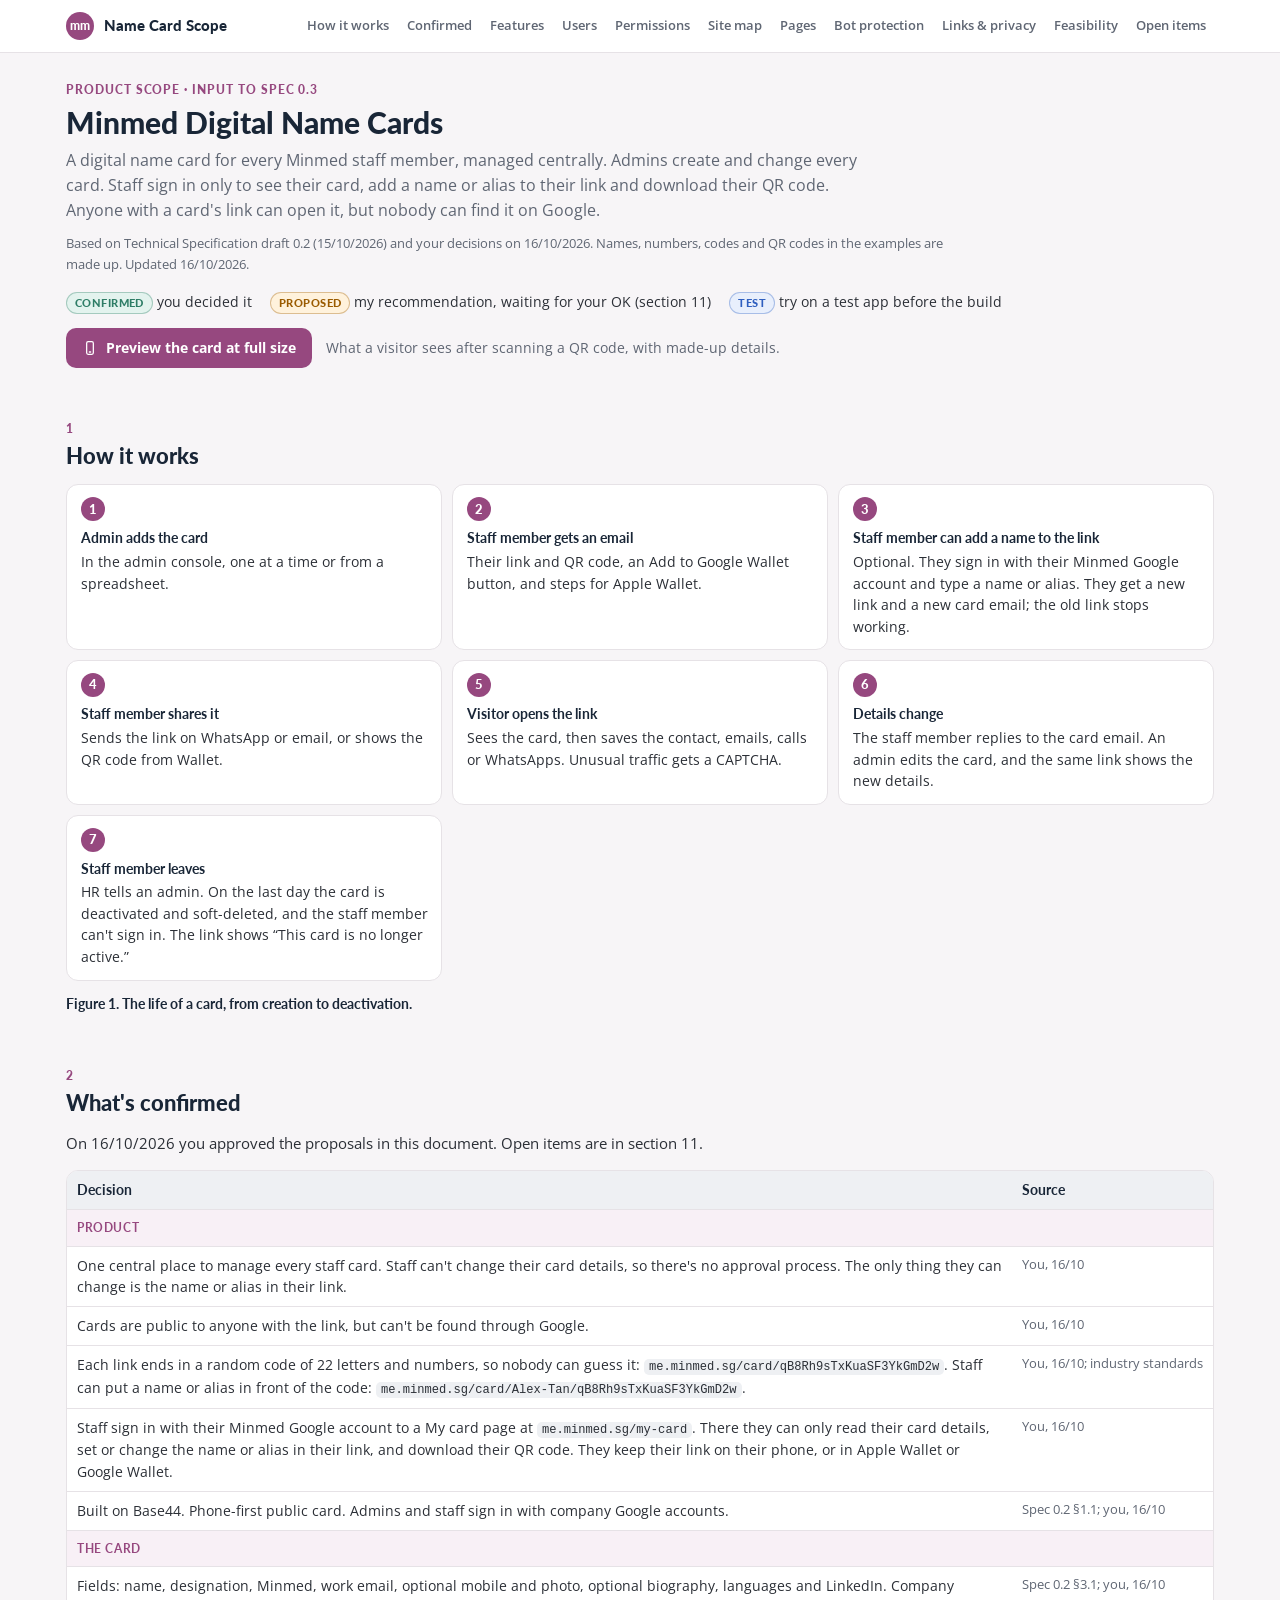
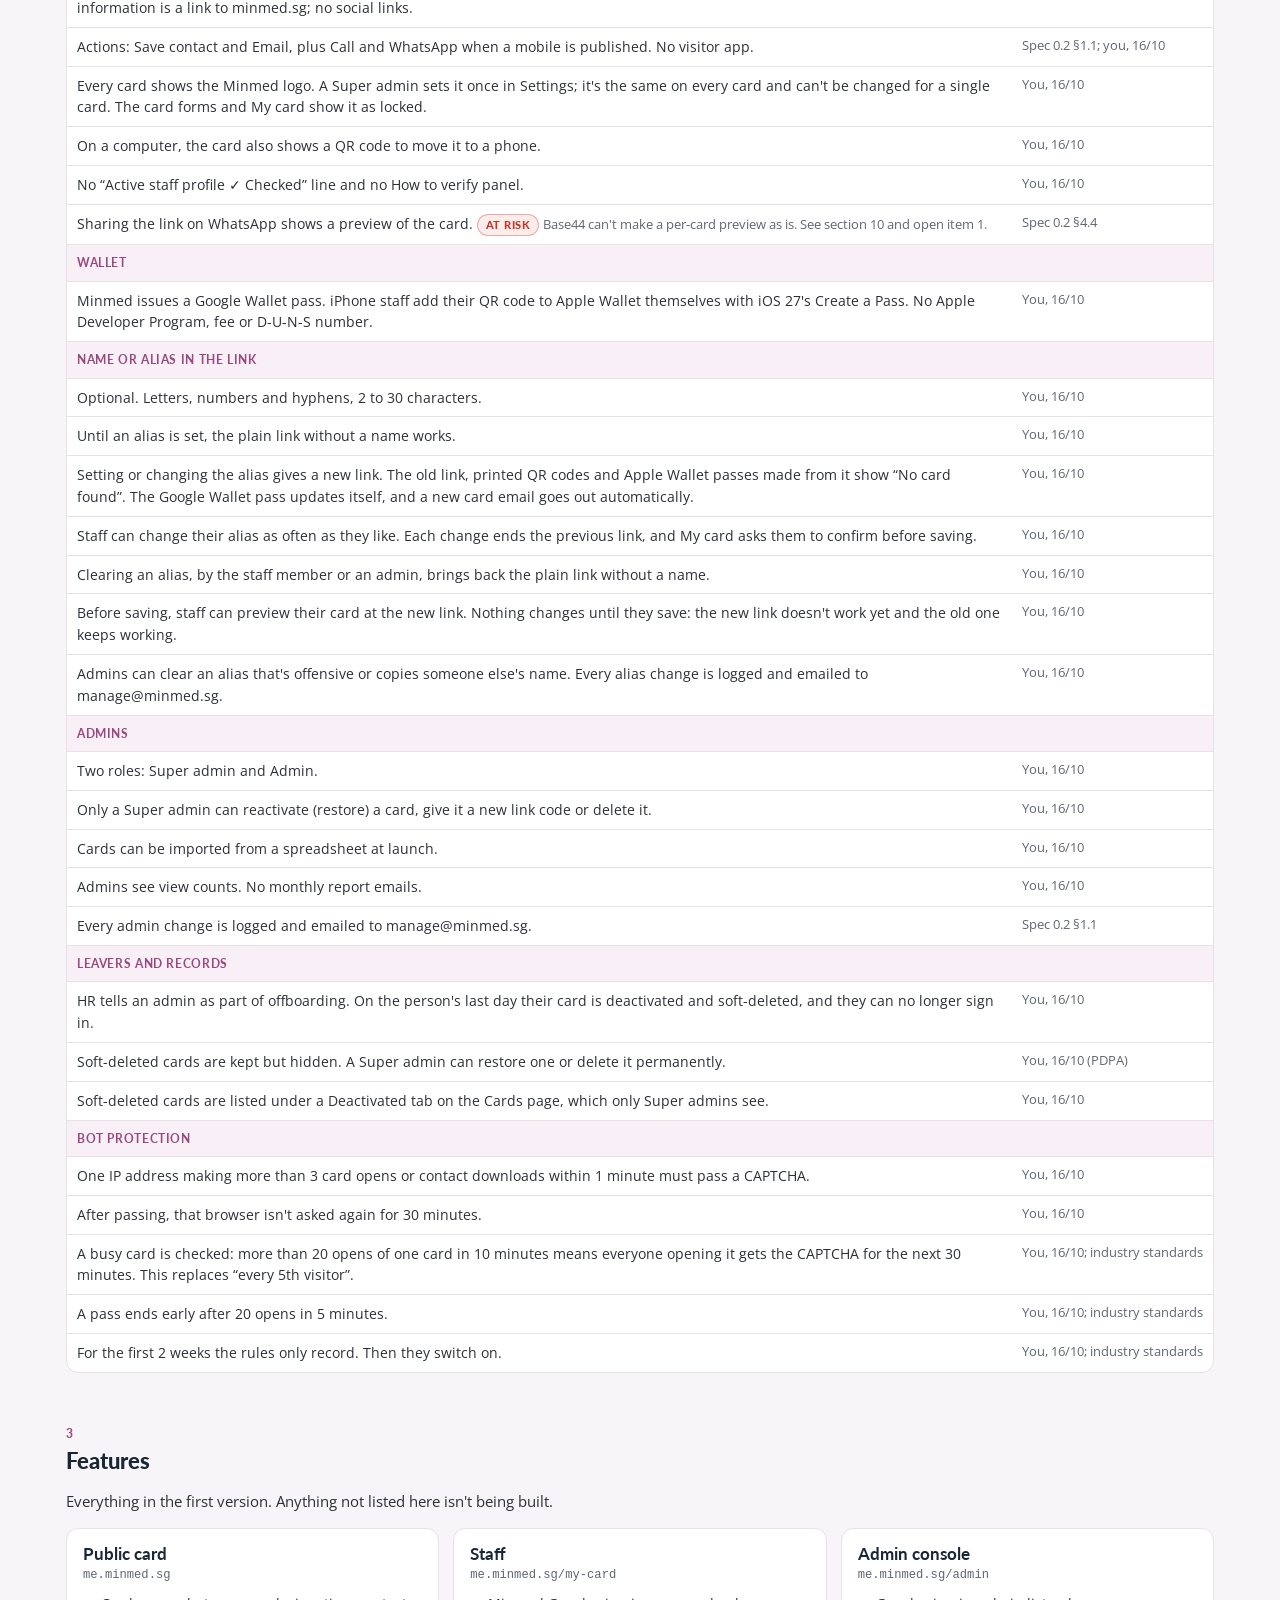
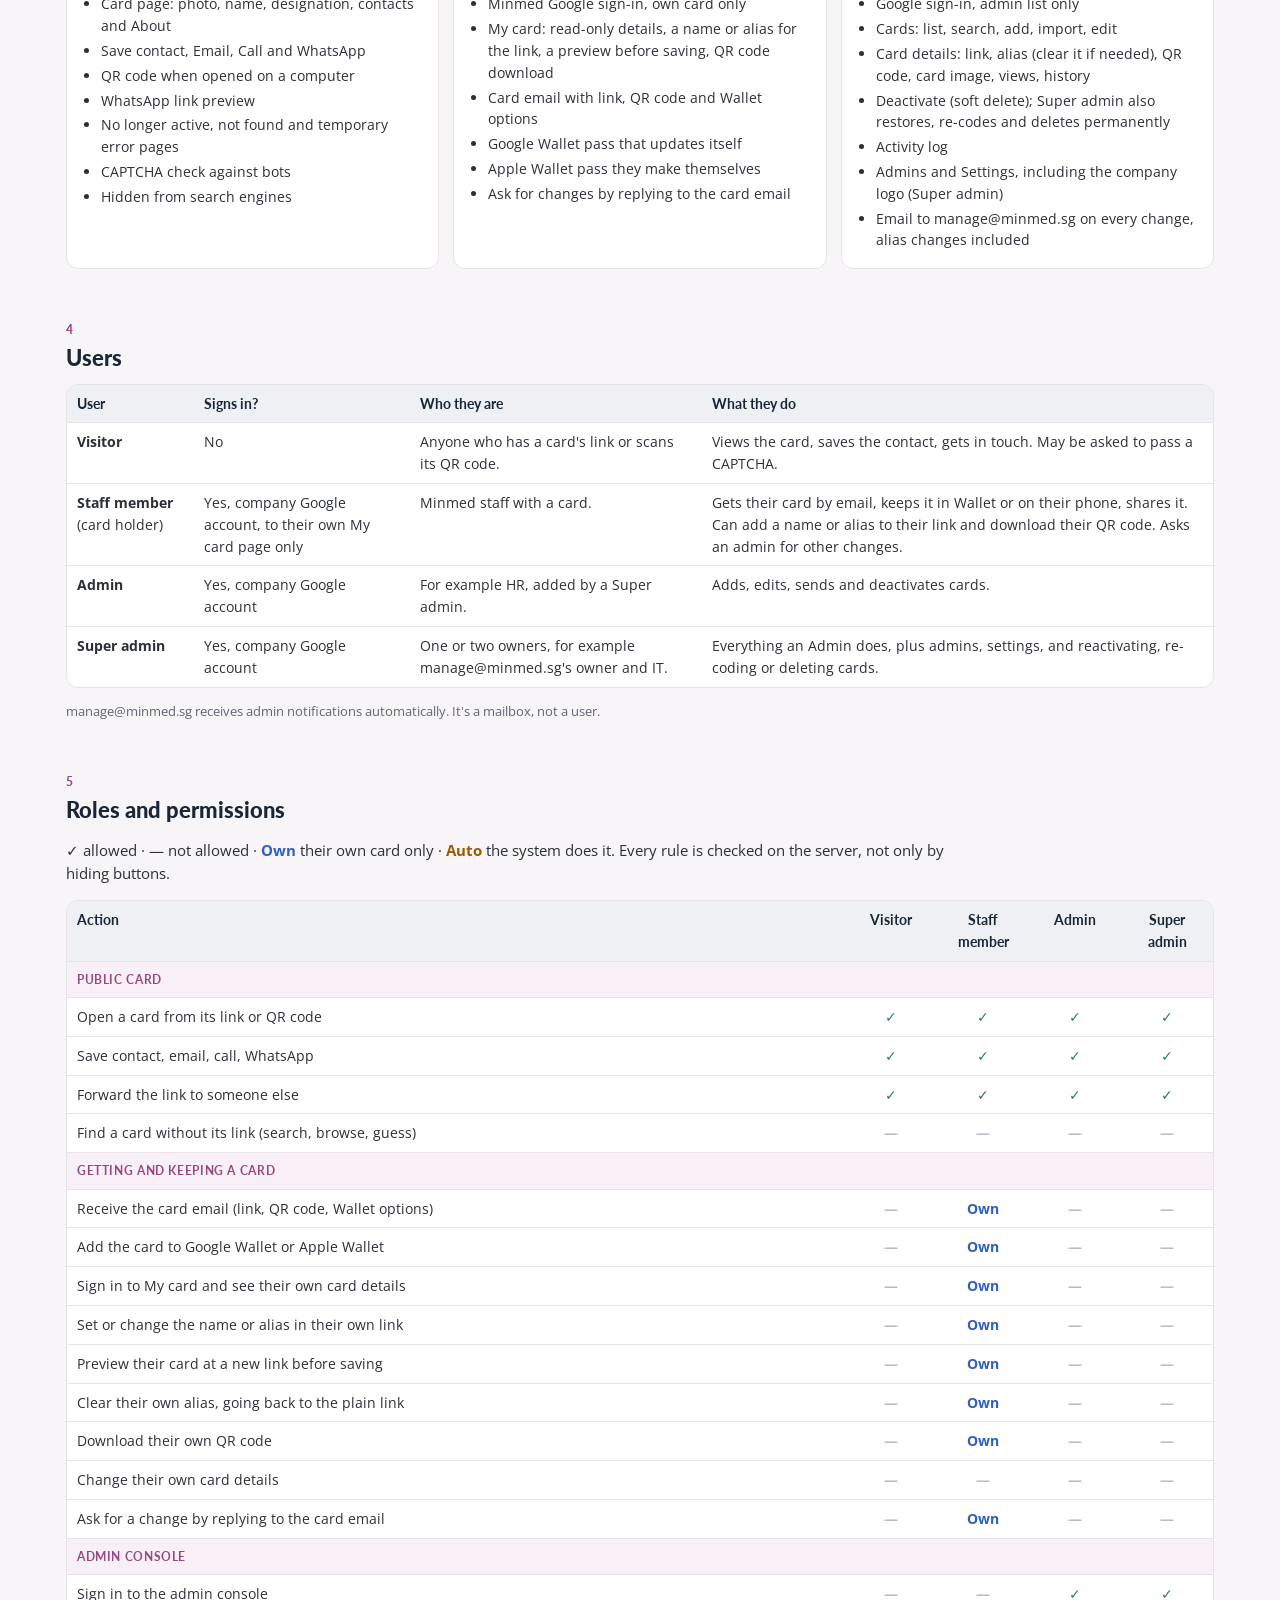
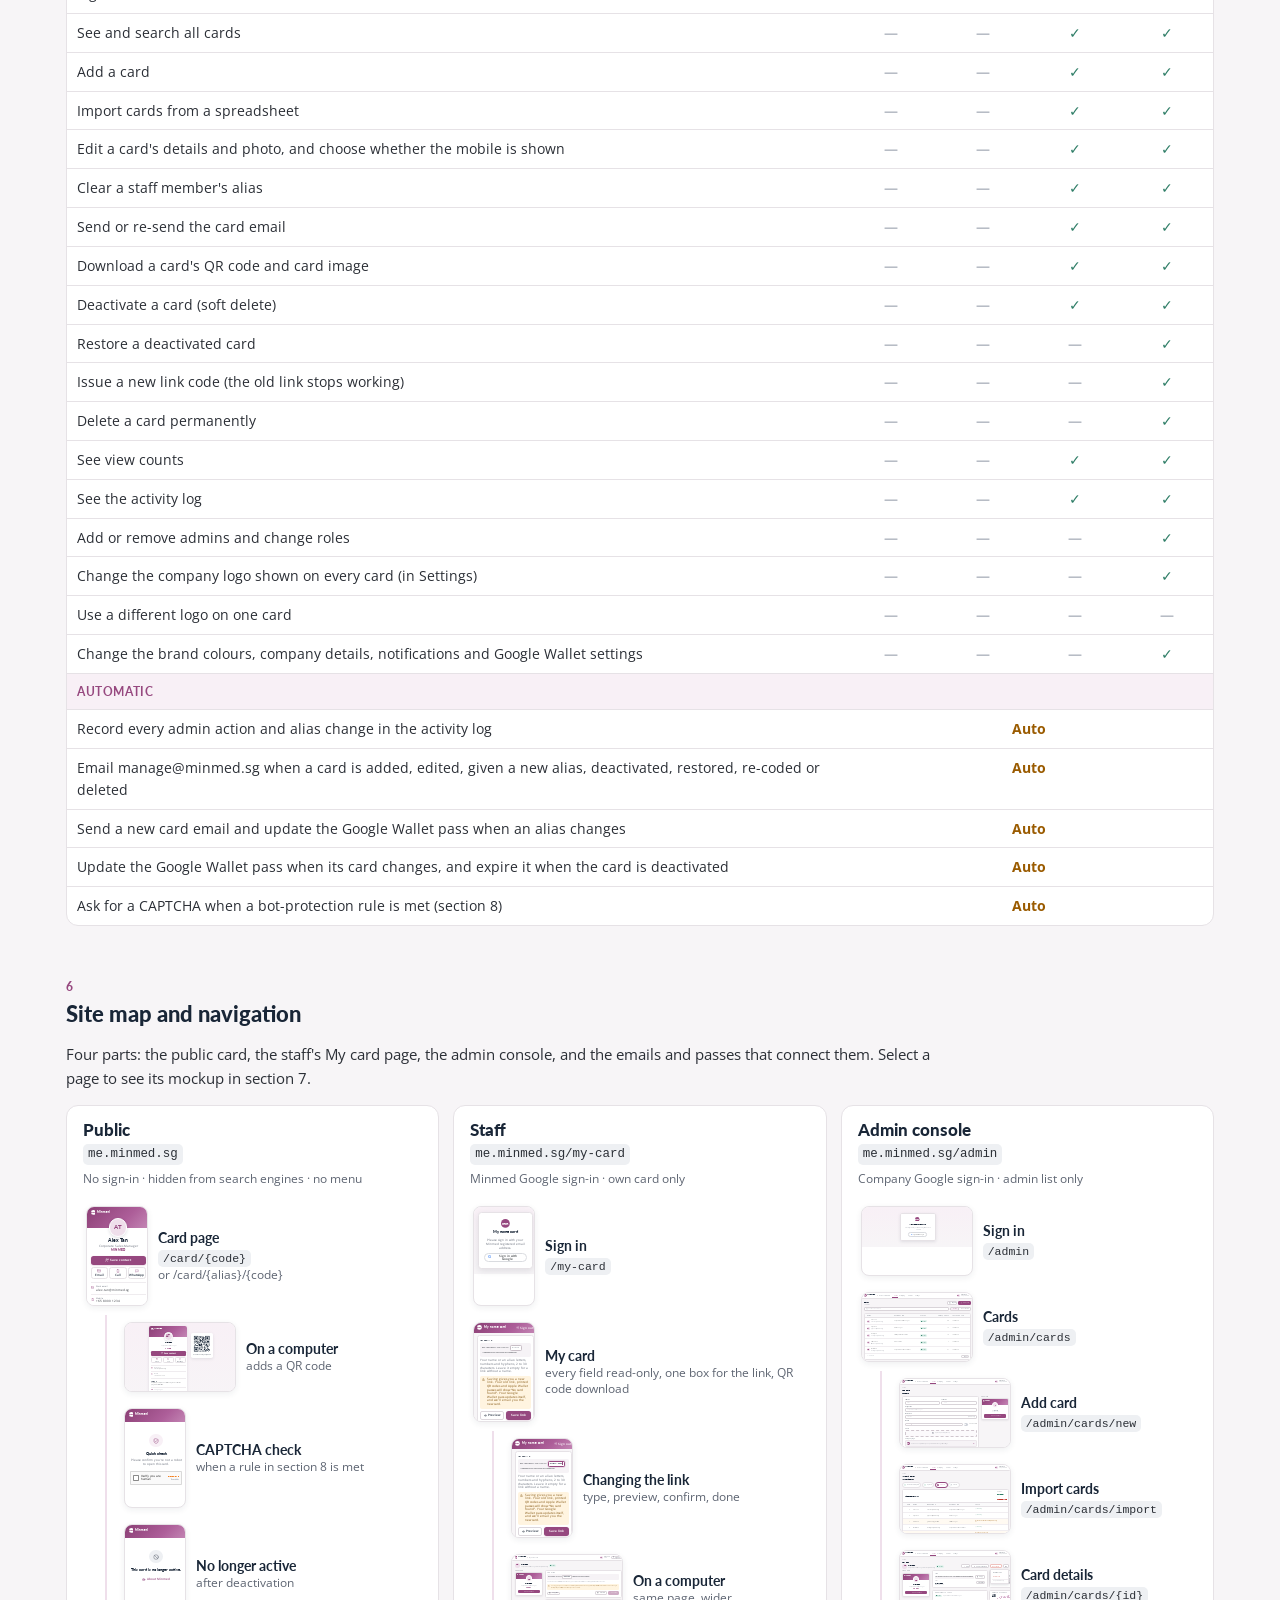
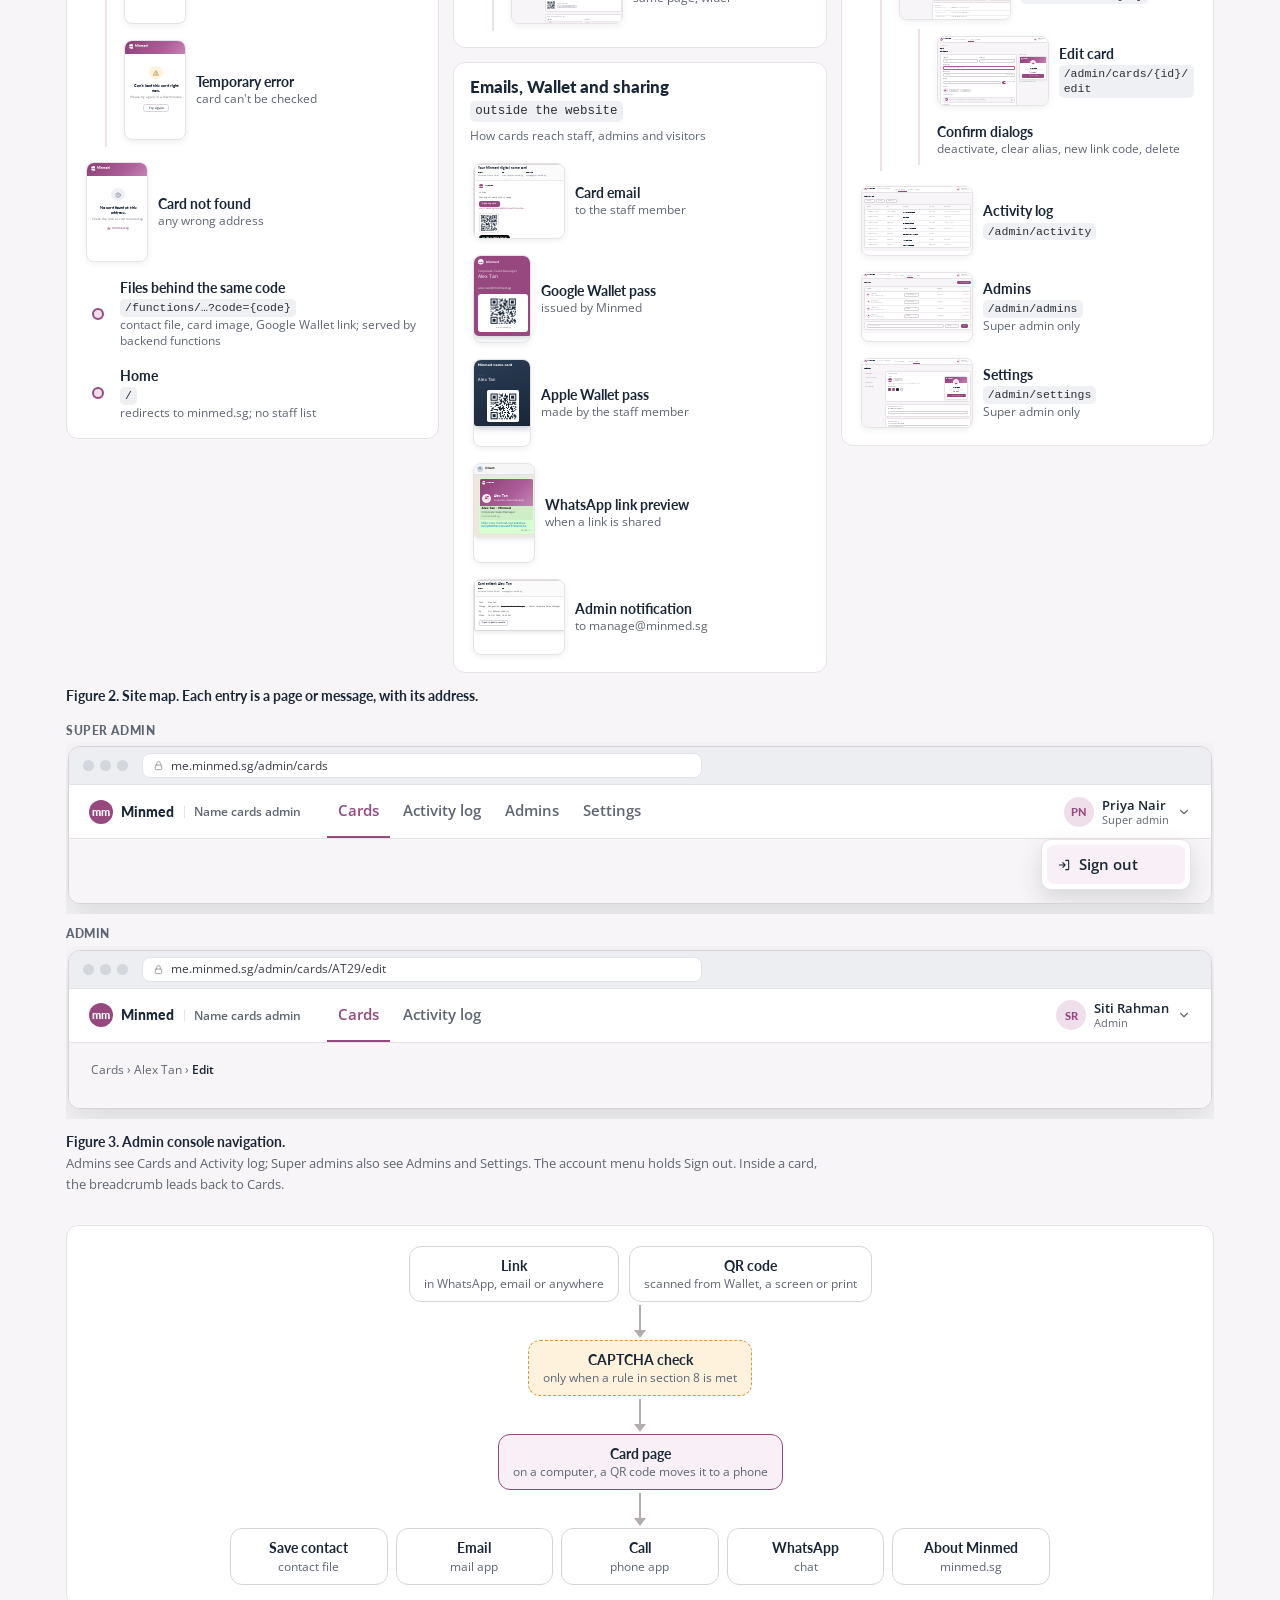
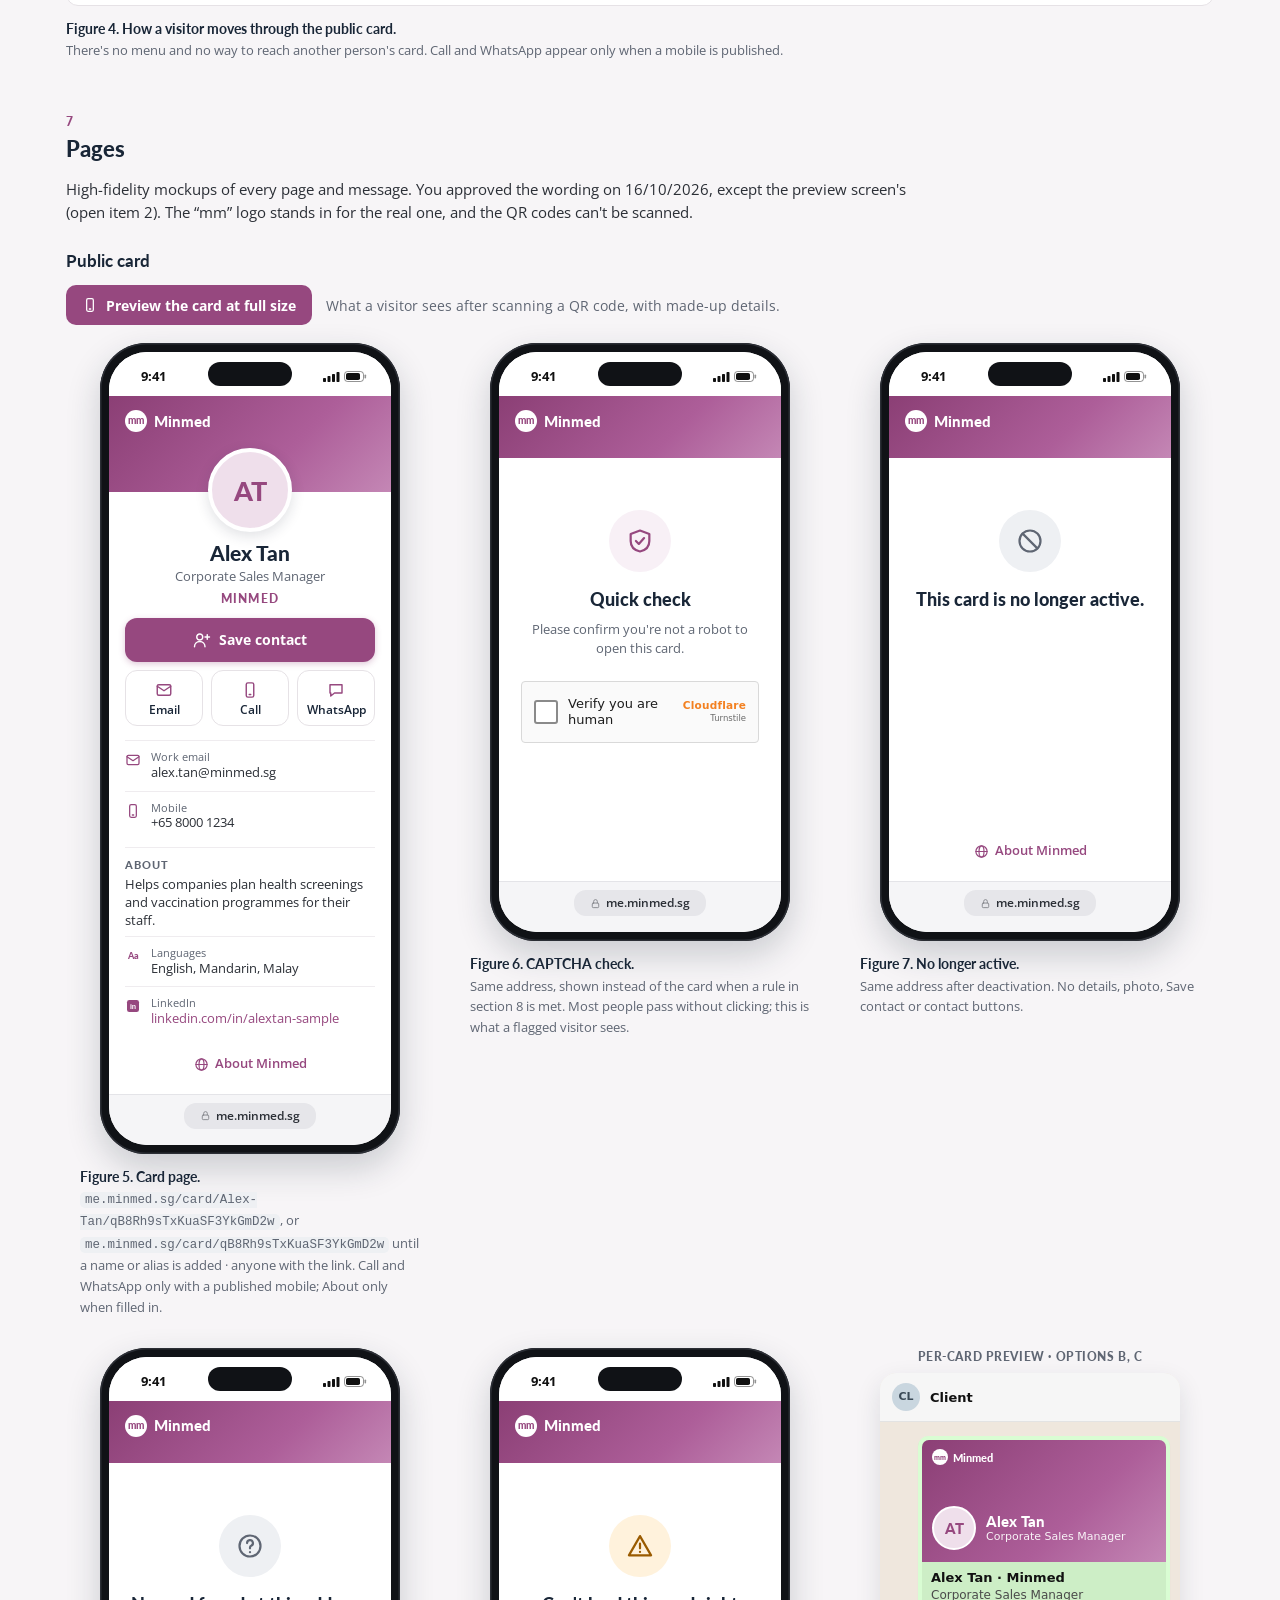
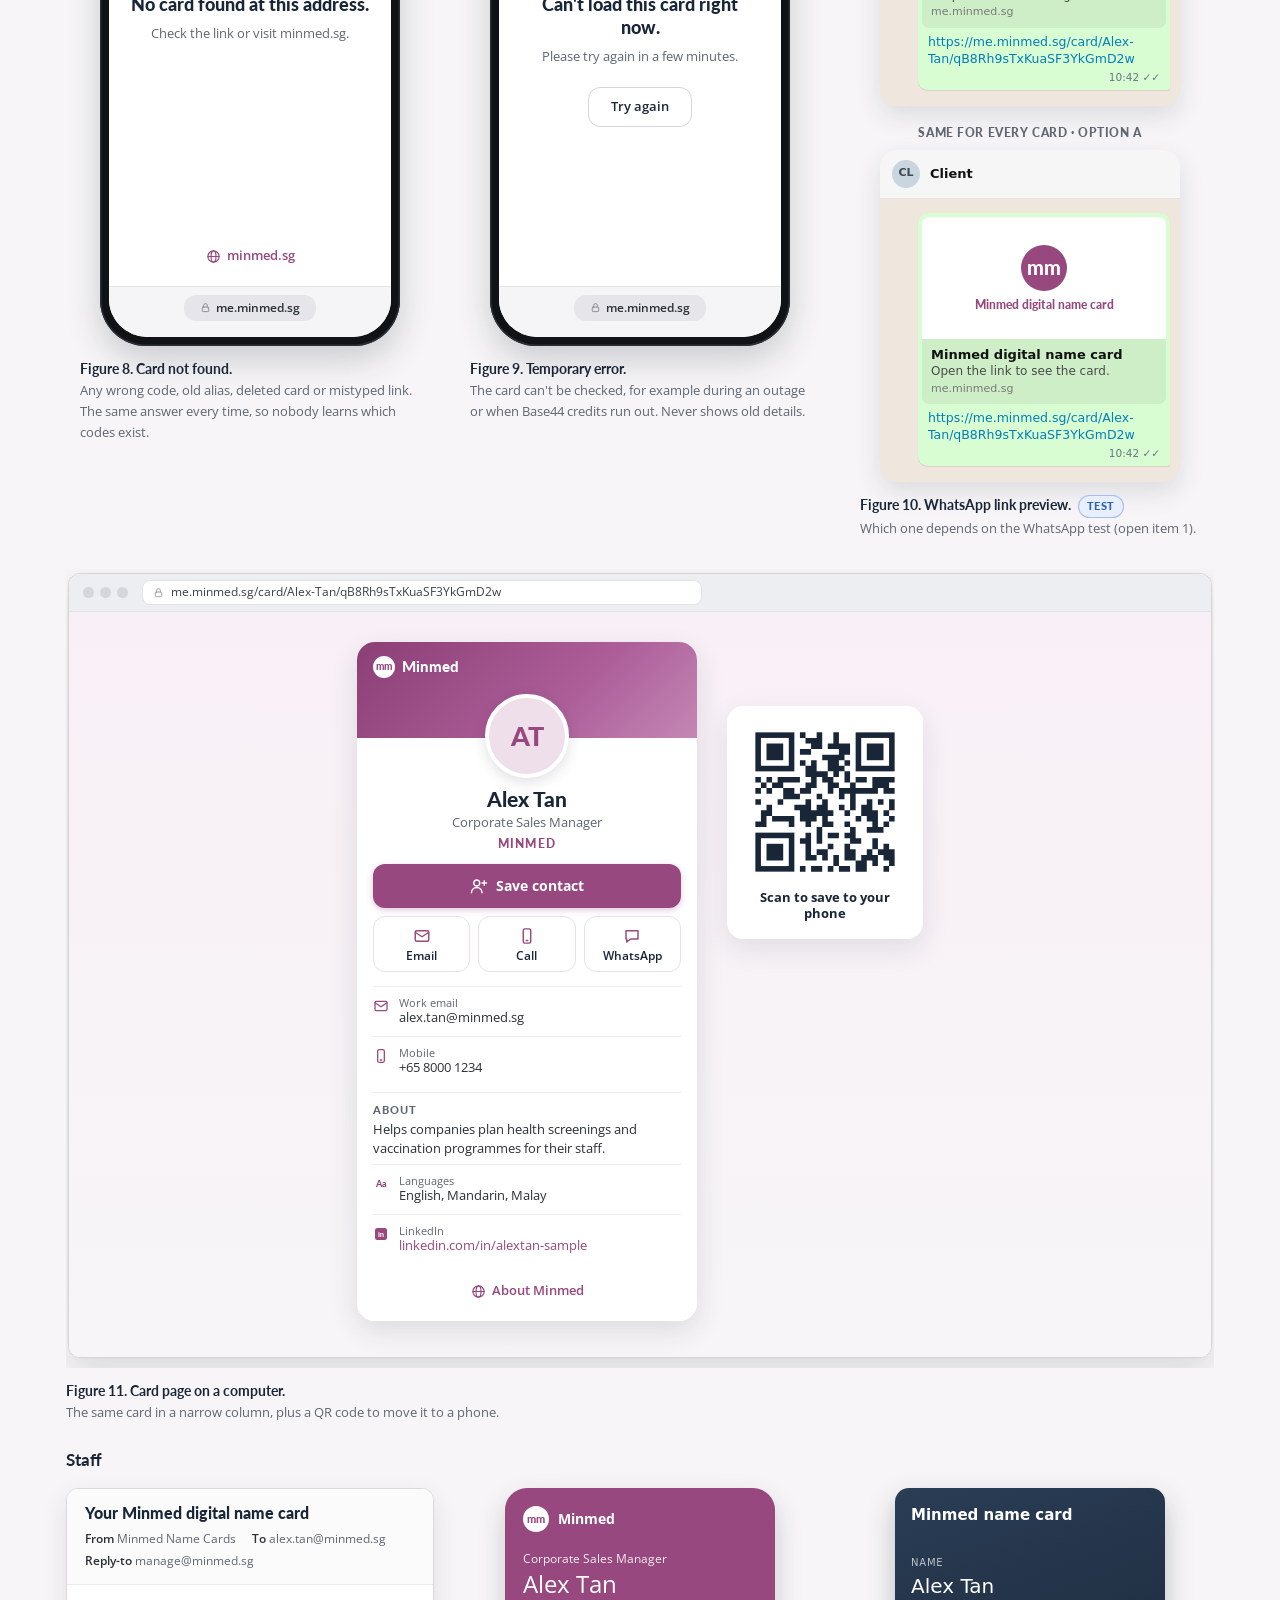
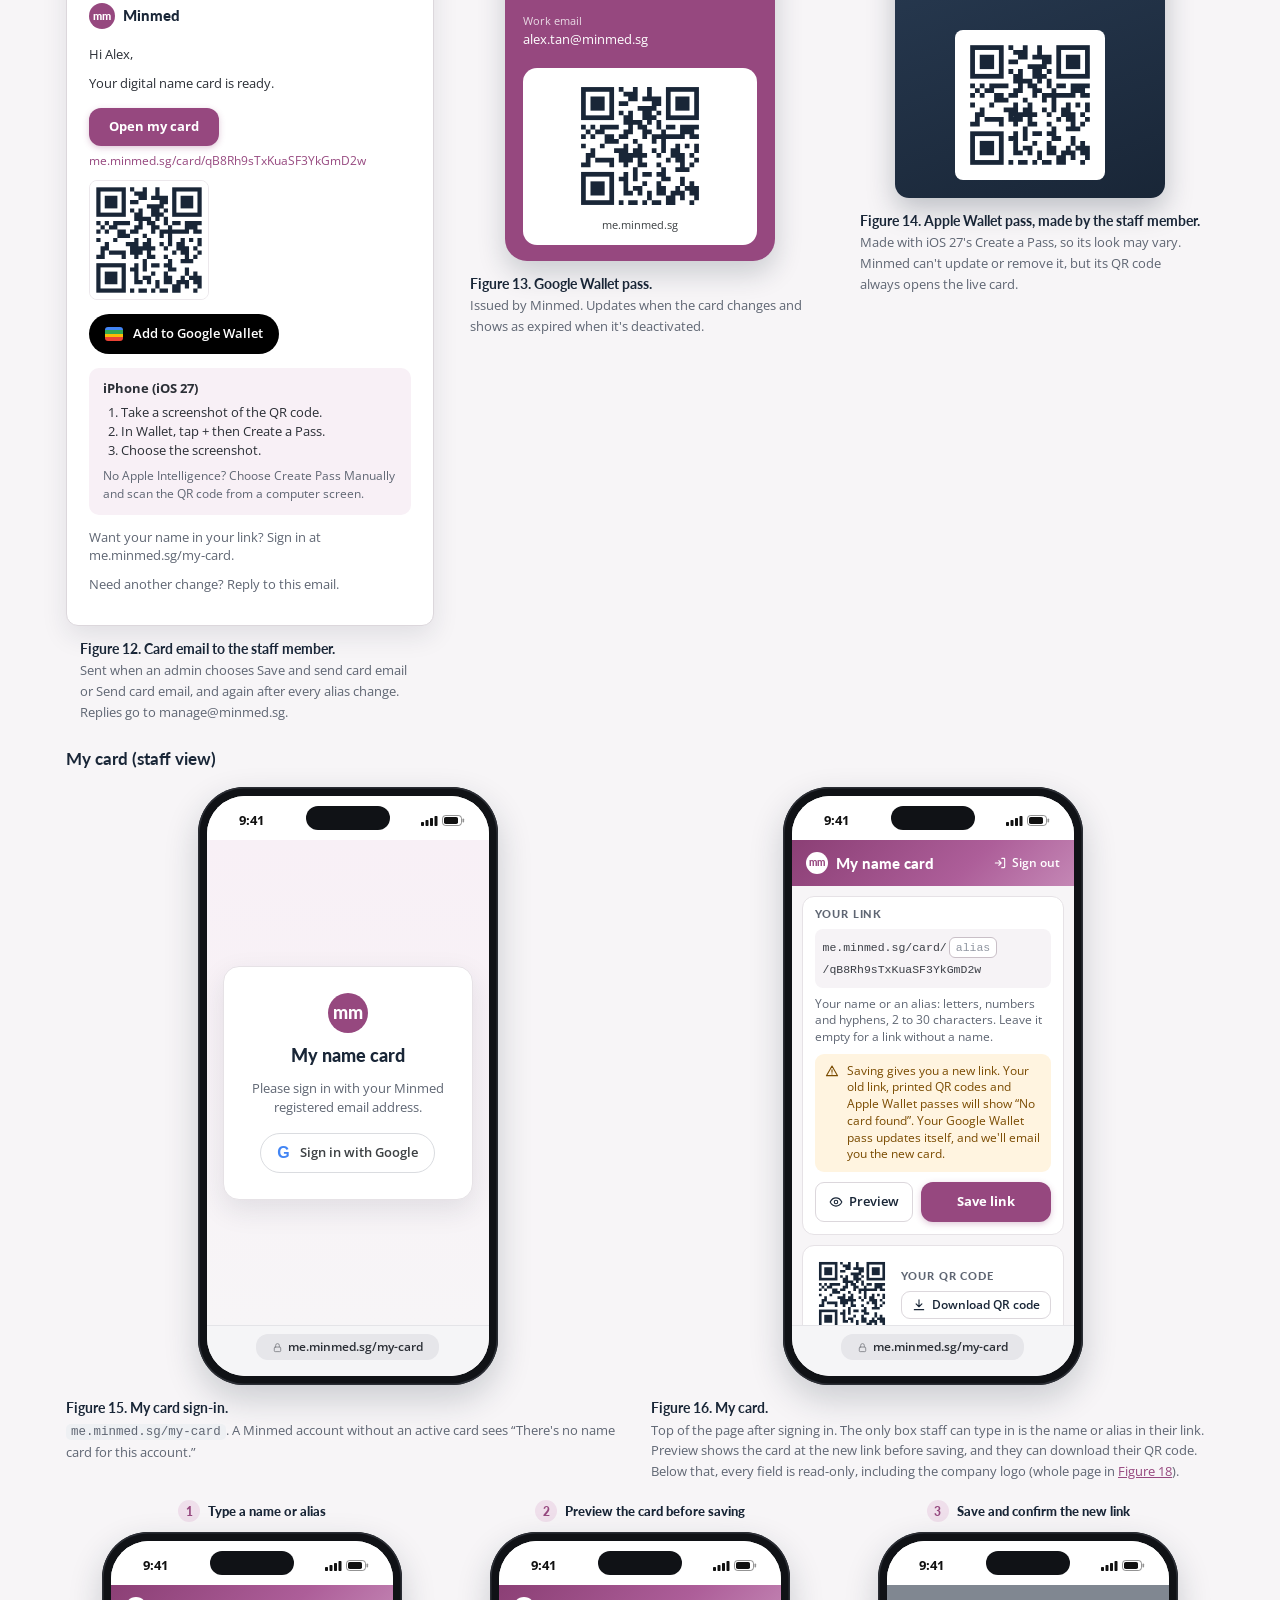
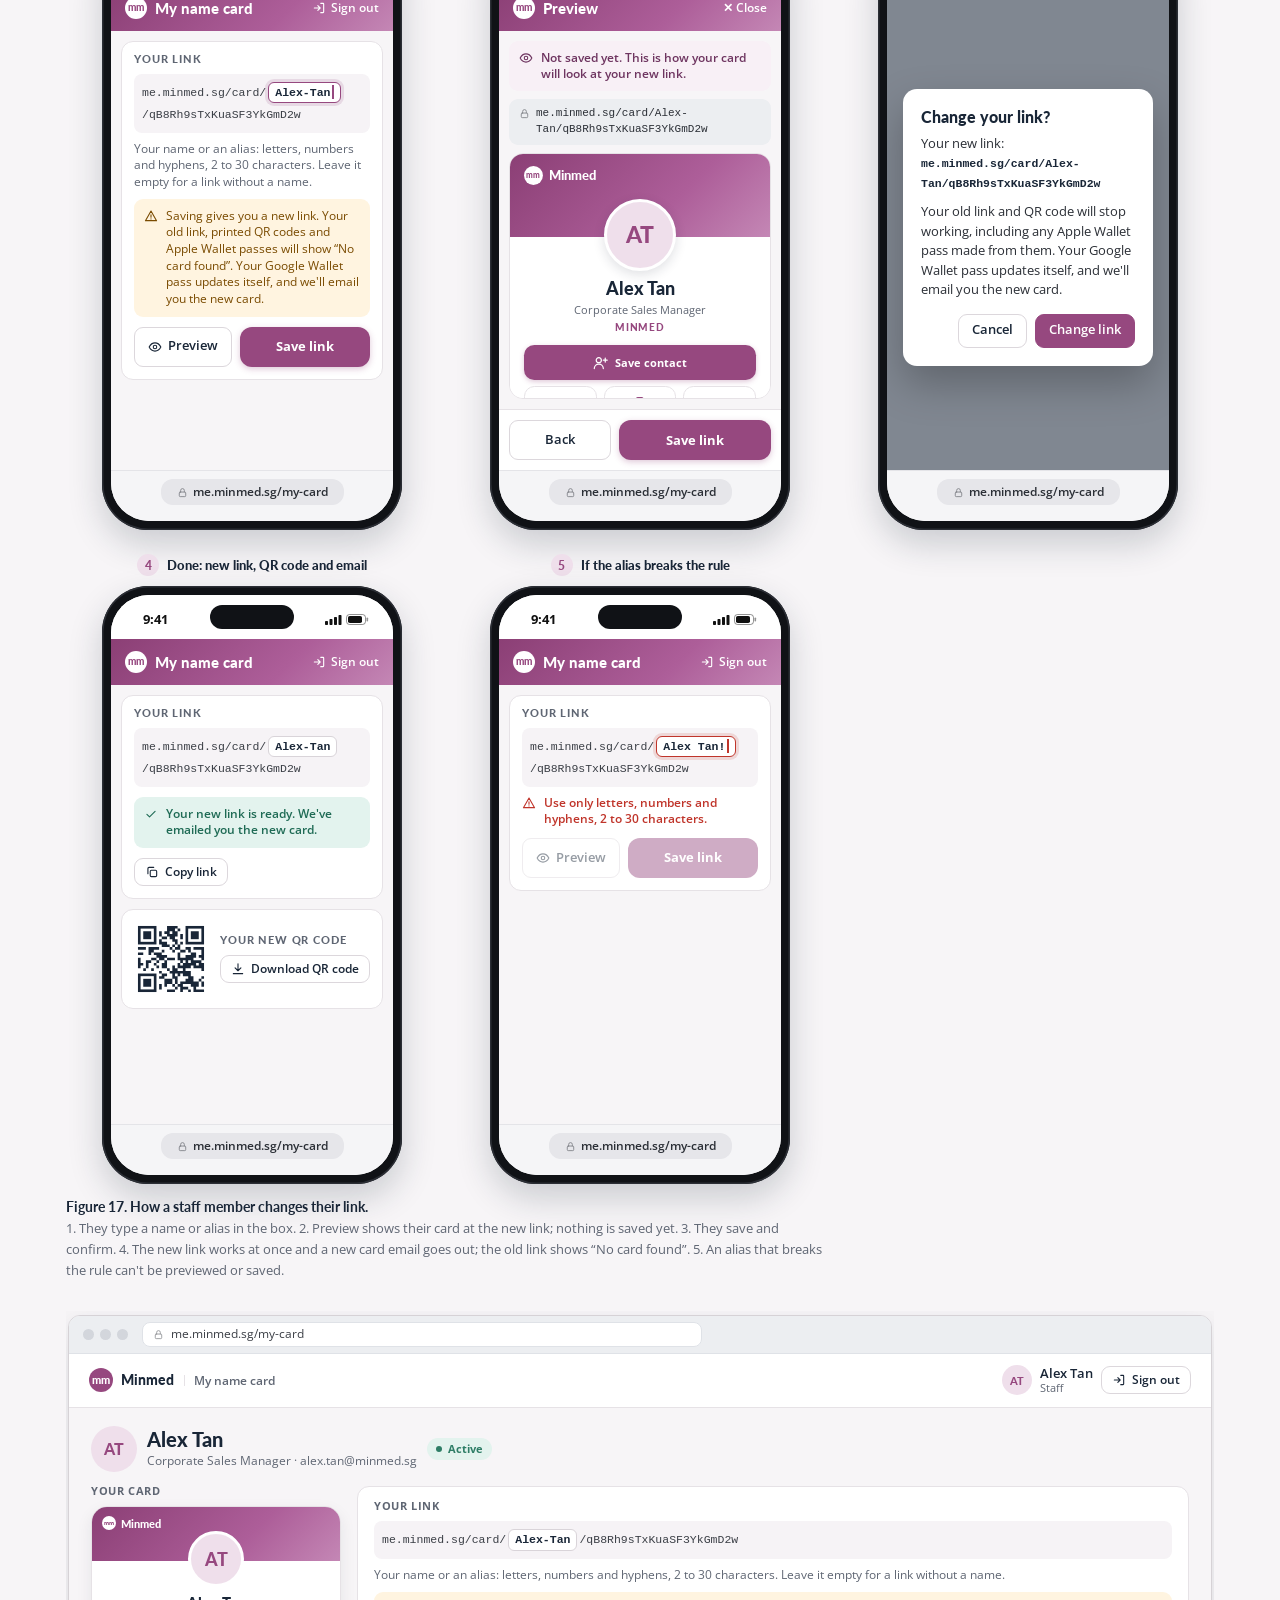
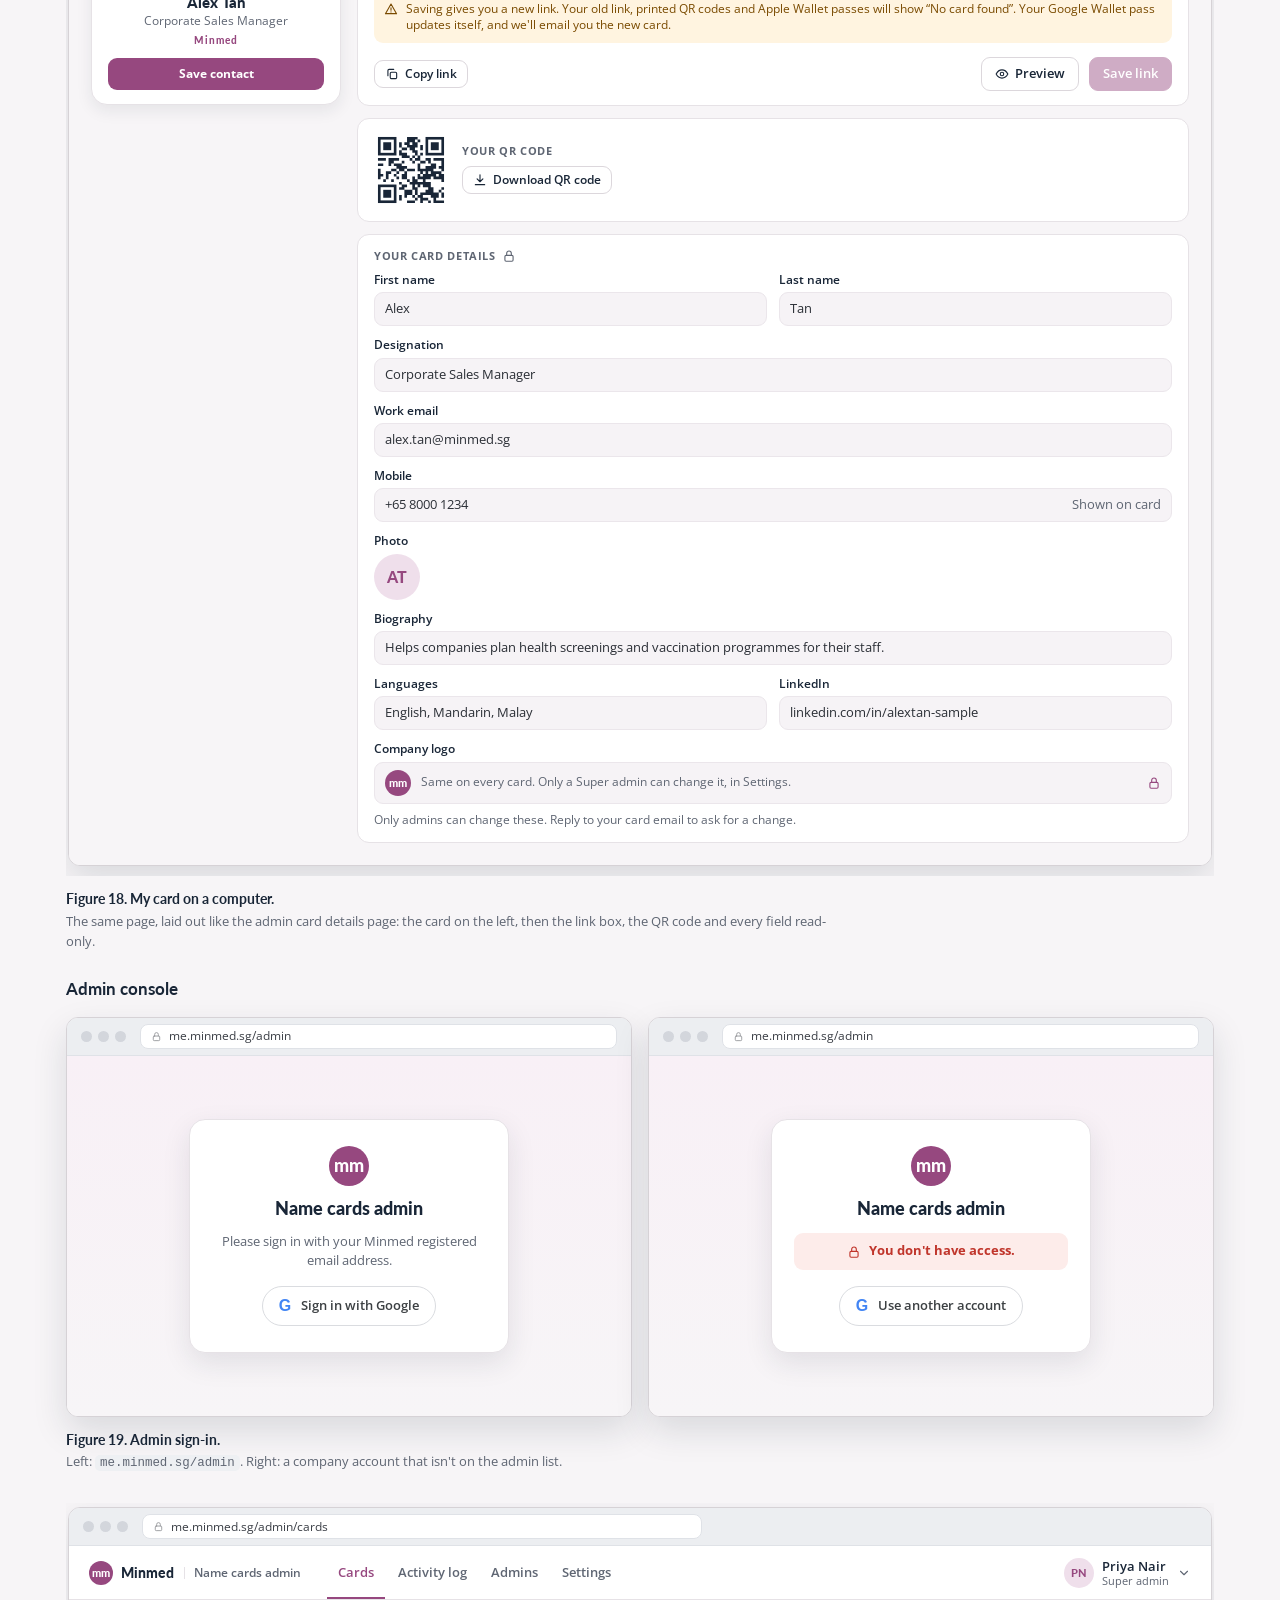
<file: name-card-scope/minmed-name-card-scope.html>
<!doctype html>
<html lang="en-SG">
<head>
<meta charset="utf-8">
<meta name="viewport" content="width=device-width, initial-scale=1">
<meta name="color-scheme" content="light">
<meta name="description" content="Product scope for Minmed Digital Name Cards: decisions, users, permissions, site map, page mockups, bot protection, privacy, feasibility and spec changes.">
<title>Name Card Scope</title>
<link rel="preconnect" href="https://fonts.googleapis.com">
<link rel="preconnect" href="https://fonts.gstatic.com" crossorigin>
<link href="https://fonts.googleapis.com/css2?family=Lato:wght@400;700;900&family=Open+Sans:wght@400;600;700&display=swap" rel="stylesheet">
<style>
/* Minmed brand colours from the minmed repo (frontend/src/index.css). Light mode only. */
:root {
  --bg: #f7f5f7; --surface: #ffffff; --surface-2: #f8f0f6; --text: #2b2f36; --muted: #5f6673;
  --border: #e6e2e6; --plum: #96487f; --brand: #ad5e99; --blush: #efdfeb; --navy: #192637;
  --green: #2e7d66; --green-soft: #e3f3ee; --amber: #9a5b00; --amber-soft: #fff2dc;
  --red: #c0352b; --red-soft: #fdecea; --blue: #2f5fbf; --blue-soft: #e8effc; --grey-soft: #eef0f3;
  --radius: 12px;
  --mono: ui-monospace, SFMono-Regular, Menlo, Consolas, monospace;
}
* { box-sizing: border-box; }
html { -webkit-text-size-adjust: 100%; scroll-behavior: smooth; }
body { margin: 0; background: var(--bg); color: var(--text); font: 15px/1.55 "Open Sans", system-ui, -apple-system, "Segoe UI", sans-serif; }
h1, h2, h3 { font-family: "Lato", "Open Sans", sans-serif; color: var(--navy); line-height: 1.25; }
h1 { font-size: 1.9rem; font-weight: 900; margin: 0 0 0.4rem; }
h2 { font-size: 1.4rem; font-weight: 900; margin: 0 0 0.5rem; }
h3 { font-size: 1.05rem; font-weight: 700; margin: 1.6rem 0 0.4rem; }
a { color: var(--plum); }
code { font-family: var(--mono); font-size: 0.86em; background: var(--grey-soft); padding: 1px 5px; border-radius: 5px; overflow-wrap: anywhere; }

/* ---------- page chrome ---------- */
.top { background: var(--surface); border-bottom: 1px solid var(--border); position: sticky; top: 0; z-index: 10; }
.top-inner { max-width: 1180px; margin: 0 auto; padding: 10px 16px; display: flex; gap: 12px; align-items: center; }
.brand { display: flex; align-items: center; gap: 10px; font-family: "Lato", sans-serif; font-weight: 900; color: var(--navy); white-space: nowrap; }
.brand .mk { width: 28px; height: 28px; }
.toc { display: flex; gap: 2px; overflow-x: auto; margin-left: auto; scrollbar-width: none; }
.toc::-webkit-scrollbar { display: none; }
.toc a { white-space: nowrap; text-decoration: none; color: var(--muted); font-weight: 600; font-size: 0.8rem; padding: 6px 8px; border-radius: 8px; }
.toc a:hover { background: var(--surface-2); color: var(--plum); }
main { max-width: 1180px; margin: 0 auto; padding: 28px 16px 72px; }
.eyebrow { font-family: "Lato", sans-serif; font-weight: 900; letter-spacing: 0.08em; text-transform: uppercase; font-size: 0.74rem; color: var(--plum); margin-bottom: 4px; }
.lede { color: var(--muted); max-width: 820px; margin: 0 0 0.6rem; font-size: 1.02rem; }
.meta { color: var(--muted); font-size: 0.84rem; margin: 0; max-width: 880px; }
section { margin-top: 52px; scroll-margin-top: 70px; }
section > p, section > ul, section > ol { max-width: 880px; }
.legend { display: flex; flex-wrap: wrap; gap: 8px 18px; margin: 16px 0 0; font-size: 0.86rem; }
.chip { display: inline-block; font-family: "Lato", sans-serif; font-weight: 900; font-size: 0.68rem; letter-spacing: 0.04em; text-transform: uppercase; padding: 2px 8px; border-radius: 999px; border: 1px solid transparent; white-space: nowrap; vertical-align: middle; line-height: 1.5; }
.c-dec { background: var(--green-soft); color: var(--green); border-color: color-mix(in srgb, var(--green) 35%, transparent); }
.c-rec { background: var(--amber-soft); color: var(--amber); border-color: color-mix(in srgb, var(--amber) 35%, transparent); }
.c-test { background: var(--blue-soft); color: var(--blue); border-color: color-mix(in srgb, var(--blue) 35%, transparent); }
.c-risk { background: var(--red-soft); color: var(--red); border-color: color-mix(in srgb, var(--red) 35%, transparent); }
.c-out { background: var(--grey-soft); color: var(--muted); border-color: var(--border); }
.c-in { background: var(--plum); color: #fff; }
.tablewrap { overflow-x: auto; border: 1px solid var(--border); border-radius: var(--radius); background: var(--surface); margin-top: 12px; }
table { width: 100%; border-collapse: collapse; font-size: 0.88rem; }
.tablewrap th, .tablewrap td { text-align: left; padding: 8px 10px; border-top: 1px solid var(--border); vertical-align: top; }
.tablewrap thead th { background: var(--grey-soft); font-family: "Lato", sans-serif; color: var(--navy); border-top: 0; }
.tablewrap tr.group th { background: var(--surface-2); color: var(--plum); font-family: "Lato", sans-serif; font-size: 0.78rem; text-transform: uppercase; letter-spacing: 0.05em; }
.tablewrap td.src { color: var(--muted); font-size: 0.8rem; white-space: nowrap; }
.matrix td.y, .matrix td.n, .matrix td.o, .matrix td.a { text-align: center; white-space: nowrap; font-weight: 700; width: 92px; }
.matrix td.y { color: var(--green); }
.matrix td.n { color: #b7bcc5; }
.matrix td.o { color: var(--blue); }
.matrix td.a { color: var(--amber); }
.matrix th.col { text-align: center; width: 92px; }
.matrix td:first-child, .matrix th:first-child { min-width: 260px; }
.note { font-size: 0.82rem; color: var(--muted); }
.callout { border-left: 4px solid var(--plum); background: var(--surface-2); border-radius: 0 var(--radius) var(--radius) 0; padding: 12px 16px; margin: 16px 0; max-width: 900px; }
.callout.warn { border-left-color: var(--amber); background: var(--amber-soft); }
.callout h3 { margin: 0 0 4px; }
.callout p { margin: 0.3rem 0; }
.qs { counter-reset: q; list-style: none; padding: 0; margin: 12px 0 0; max-width: 940px; }
.qs li { counter-increment: q; background: var(--surface); border: 1px solid var(--border); border-radius: var(--radius); padding: 10px 14px 10px 48px; margin-bottom: 8px; position: relative; font-size: 0.9rem; }
.qs li::before { content: counter(q); position: absolute; left: 12px; top: 10px; width: 24px; height: 24px; border-radius: 50%; background: var(--blush); color: var(--plum); font-family: "Lato", sans-serif; font-weight: 900; display: grid; place-items: center; font-size: 0.8rem; }
.qs .def { display: block; color: var(--muted); font-size: 0.84rem; margin-top: 2px; }
.footer { margin-top: 56px; font-size: 0.8rem; color: var(--muted); border-top: 1px solid var(--border); padding-top: 14px; }

/* ---------- figures ---------- */
.figs { display: grid; grid-template-columns: repeat(auto-fill, minmax(300px, 1fr)); gap: 30px 22px; margin-top: 18px; align-items: start; }
.figs.two { grid-template-columns: repeat(auto-fill, minmax(min(100%, 440px), 1fr)); }
.fig { margin: 0; min-width: 0; scroll-margin-top: 80px; }
.fig.wide { grid-column: 1 / -1; }
.fstage { display: flex; justify-content: center; align-items: flex-start; gap: 18px; flex-wrap: wrap; }
.fig.wide .fstage { display: block; }
.fig figcaption { margin: 12px auto 0; font-size: 0.84rem; color: var(--muted); max-width: 340px; }
.fig.wide figcaption, .figs.two .fig figcaption { max-width: 760px; margin-left: 0; }
.fig figcaption b { color: var(--navy); font-family: "Lato", sans-serif; display: block; font-size: 0.9rem; }
.fig figcaption code { font-size: 0.78rem; }
.fig figcaption .chip { margin-left: 4px; }
.shot { overflow-x: auto; padding: 4px 2px 10px; }
.shot > .browser { min-width: 860px; }
.shot.navs > .browser { min-width: 720px; }
.pair { display: grid; grid-template-columns: repeat(auto-fit, minmax(min(100%, 380px), 1fr)); gap: 16px; }
.pair .browser { min-width: 0; }
.variant { display: block; font-family: "Lato", sans-serif; font-weight: 900; font-size: 0.72rem; letter-spacing: 0.05em; text-transform: uppercase; color: var(--muted); margin: 0 0 8px; text-align: center; }

/* ---------- overview flow (figure 1) ---------- */
.flow { display: grid; grid-template-columns: repeat(3, minmax(0, 1fr)); gap: 10px; margin-top: 14px; counter-reset: step; }
.flow > div { background: var(--surface); border: 1px solid var(--border); border-radius: var(--radius); padding: 12px 12px 12px 14px; font-size: 0.87rem; position: relative; }
.flow > div::before { counter-increment: step; content: counter(step); display: inline-grid; place-items: center; width: 24px; height: 24px; border-radius: 50%; background: var(--plum); color: #fff; font-family: "Lato", sans-serif; font-weight: 900; font-size: 0.8rem; margin-bottom: 6px; }
.flow b { display: block; font-family: "Lato", sans-serif; color: var(--navy); margin-bottom: 2px; }

/* ---------- features ---------- */
.feat { display: grid; grid-template-columns: repeat(3, minmax(0, 1fr)); gap: 14px; margin-top: 14px; }
.feat > div { background: var(--surface); border: 1px solid var(--border); border-radius: var(--radius); padding: 14px 16px; }
.feat h3 { margin: 0 0 2px; }
.feat .host { font-family: var(--mono); font-size: 0.76rem; color: var(--muted); }
.feat ul { margin: 8px 0 0; padding-left: 18px; font-size: 0.88rem; }
.feat li { margin: 3px 0; }

/* ---------- site map (figure 2) ---------- */
.smap { display: grid; grid-template-columns: repeat(3, minmax(0, 1fr)); grid-template-areas: "pub stf adm" "pub msg adm"; grid-template-rows: auto 1fr; gap: 14px; align-items: start; }
.z-pub { grid-area: pub; }
.z-stf { grid-area: stf; }
.z-adm { grid-area: adm; }
.z-msg { grid-area: msg; }
.smz { background: var(--surface); border: 1px solid var(--border); border-radius: var(--radius); padding: 14px 12px 10px; min-width: 0; }
.smz-h { padding: 0 4px; }
.smz-h b { font: 900 1.05rem/1.2 "Lato", sans-serif; color: var(--navy); display: block; }
.smz-h code { display: inline-block; margin-top: 4px; font-size: 0.78rem; }
.smz-h span { display: block; font-size: 0.78rem; color: var(--muted); margin-top: 4px; }
.smt { list-style: none; margin: 10px 0 0; padding: 0; display: grid; gap: 2px; }
.smt .smt { margin: 2px 0 6px 26px; padding-left: 10px; border-left: 2px solid var(--blush); }
.smn { display: flex; gap: 10px; align-items: center; padding: 6px; border-radius: 10px; text-decoration: none; color: inherit; border: 1px solid transparent; }
a.smn:hover, a.smn:focus-visible { background: var(--surface-2); border-color: var(--blush); }
.smn > span:last-child { min-width: 0; font-size: 0.82rem; line-height: 1.35; }
.smn b { display: block; color: var(--navy); font-family: "Lato", sans-serif; font-size: 0.9rem; }
.smn code { font-size: 0.72rem; display: inline-block; margin-top: 2px; }
.smn small { display: block; color: var(--muted); font-size: 0.76rem; }
.smn .dot { width: 12px; height: 12px; border-radius: 50%; background: var(--blush); border: 2px solid var(--plum); flex: none; margin: 0 6px; }
.thumb { flex: none; display: block; overflow: hidden; border-radius: 8px; border: 1px solid var(--border); background: #fff; box-shadow: 0 2px 6px rgba(25, 38, 55, 0.07); }
.thumb .tz { display: block; pointer-events: none; }
.thumb.t-phone { width: 62px; height: 100px; }
.thumb.t-phone .tz { width: 282px; zoom: 0.22; }
.thumb.t-wide { width: 112px; height: 70px; }
.thumb.t-wide .tz { width: 1000px; zoom: 0.112; }
.thumb.t-mail { width: 92px; height: 76px; }
.thumb.t-mail .tz { width: 560px; zoom: 0.1643; }
.thumb.t-pass { width: 58px; height: 88px; }
.thumb.t-pass .tz { width: 270px; zoom: 0.2148; }

/* ---------- diagrams (figures 4, 27, 28) ---------- */
.dg { background: var(--surface); border: 1px solid var(--border); border-radius: var(--radius); padding: 20px 14px; display: flex; flex-direction: column; align-items: center; }
.dg-row { display: flex; gap: 10px; justify-content: center; flex-wrap: wrap; width: 100%; }
.dg-n { background: #fff; border: 1.5px solid #d9d2d8; border-radius: 12px; padding: 9px 14px; text-align: center; font-size: 0.86rem; max-width: 340px; line-height: 1.4; }
.dg-n b { display: block; font-family: "Lato", sans-serif; color: var(--navy); }
.dg-n small { display: block; color: var(--muted); font-size: 0.76rem; }
.dg-n.main { border-color: var(--plum); background: var(--surface-2); }
.dg-n.cond { border-style: dashed; border-color: #d39b3c; background: var(--amber-soft); }
.dg-n.ok { border-color: #8cc7b3; background: var(--green-soft); }
.dg-n.stop { border-color: #e2b86f; background: var(--amber-soft); }
.dg-n.end { border-color: #c9ced6; background: var(--grey-soft); }
.dg-ar { width: 2px; height: 26px; background: #b3aab2; position: relative; margin: 3px 0 9px; flex: none; }
.dg-ar::after { content: ""; position: absolute; left: -5px; bottom: -7px; border-left: 6px solid transparent; border-right: 6px solid transparent; border-top: 8px solid #b3aab2; }
.dg-ar span { position: absolute; left: 10px; top: 4px; font-size: 0.72rem; font-weight: 700; color: var(--muted); white-space: nowrap; }
.dg-acts { display: grid; grid-template-columns: repeat(5, minmax(0, 1fr)); gap: 8px; width: 100%; max-width: 820px; }
.dg-acts .dg-n { max-width: none; }
.fc { display: grid; grid-template-columns: minmax(0, 1.25fr) 72px minmax(0, 1fr); align-items: center; background: var(--surface); border: 1px solid var(--border); border-radius: var(--radius); padding: 20px 16px; max-width: 820px; margin: 0 auto; }
.fc .dg-n { max-width: none; }
.fc-yes { position: relative; height: 2px; background: #b3aab2; margin: 0 10px 0 6px; }
.fc-yes::after { content: ""; position: absolute; right: -8px; top: -5px; border-top: 6px solid transparent; border-bottom: 6px solid transparent; border-left: 8px solid #b3aab2; }
.fc-yes span { position: absolute; left: 50%; top: -19px; transform: translateX(-50%); font-size: 0.72rem; font-weight: 700; color: var(--muted); }
.fc-down { grid-column: 1; justify-self: center; width: 2px; height: 30px; background: #b3aab2; position: relative; margin: 3px 0 10px; }
.fc-down::after { content: ""; position: absolute; left: -5px; bottom: -7px; border-left: 6px solid transparent; border-right: 6px solid transparent; border-top: 8px solid #b3aab2; }
.fc-down span { position: absolute; left: 10px; top: 6px; font-size: 0.72rem; font-weight: 700; color: var(--muted); }
.fc-gap { grid-column: 2 / 4; }
.rule-n { display: inline-block; font: 900 0.68rem/1 "Lato", sans-serif; color: var(--plum); background: var(--blush); border-radius: 999px; padding: 3px 7px; margin-bottom: 3px; letter-spacing: 0.03em; }

/* ---------- navigation (figure 3) ---------- */
.navdemo { display: grid; grid-template-columns: minmax(0, 1fr); gap: 14px; }
.navdemo .browser { min-width: 0; }
.navlbl { font: 900 0.72rem/1 "Lato", sans-serif; letter-spacing: 0.05em; text-transform: uppercase; color: var(--muted); margin: 0 0 6px; }

/* ======================================================== mockups */
.ic { width: 18px; height: 18px; flex: none; }
.ic.sm { width: 14px; height: 14px; }
.lk { width: 11px; height: 11px; flex: none; opacity: 0.55; }
.mk { flex: none; display: block; }
.qr { display: block; }

/* phone */
.phone { width: 300px; max-width: 100%; flex: none; background: #101216; border-radius: 46px; padding: 9px; box-shadow: 0 14px 34px rgba(25, 38, 55, 0.2), inset 0 0 0 1.5px #2b2e35; }
.phone .scr { position: relative; border-radius: 38px; overflow: hidden; background: #fff; display: flex; flex-direction: column; min-height: 580px; }
.phone .island { position: absolute; top: 10px; left: 50%; width: 84px; height: 24px; margin-left: -42px; background: #101216; border-radius: 14px; z-index: 3; }
.phone .sb { height: 44px; flex: none; display: flex; align-items: center; justify-content: space-between; padding: 5px 24px 0 32px; font: 700 13px/1 "Open Sans", sans-serif; color: #111; background: #fff; }
.phone .pbody { flex: 1; display: flex; flex-direction: column; min-height: 0; }
.phone.cut .scr { height: 580px; }
.phone.cut .pbody { overflow: hidden; }
.phone .urlbar { flex: none; padding: 8px 14px 16px; background: #f5f5f7; border-top: 1px solid #e4e4e8; display: flex; justify-content: center; }
.phone .urlbar span { display: inline-flex; align-items: center; gap: 5px; background: #e6e6ea; border-radius: 12px; padding: 7px 16px; font: 600 12px/1 "Open Sans", sans-serif; color: #2b2f36; max-width: 100%; overflow: hidden; white-space: nowrap; }

/* public card */
.pc { position: relative; flex: 1; display: flex; flex-direction: column; font-family: "Open Sans", sans-serif; color: #2b2f36; background: #fff; text-align: left; }
.band { height: 96px; background: linear-gradient(135deg, #8b3f75 0%, #ad5e99 62%, #c487b5 100%); position: relative; flex: none; }
.band.sm { height: 62px; }
.blogo { position: absolute; left: 16px; top: 14px; display: flex; align-items: center; gap: 7px; color: #fff; font: 900 15px/1 "Lato", sans-serif; }
.pc-av { width: 84px; height: 84px; border-radius: 50%; border: 4px solid #fff; background: #efdfeb; color: #96487f; display: grid; place-items: center; font: 900 27px/1 "Lato", sans-serif; margin: -44px auto 0; position: relative; box-shadow: 0 4px 14px rgba(25, 38, 55, 0.14); flex: none; }
.pc-name { text-align: center; font: 900 21px/1.2 "Lato", sans-serif; color: #192637; margin: 8px 14px 0; }
.pc-desig { text-align: center; font-size: 13px; line-height: 1.35; color: #5f6673; margin: 3px 14px 0; }
.pc-co { text-align: center; font: 900 11.5px/1 "Lato", sans-serif; color: #96487f; margin-top: 7px; letter-spacing: 0.1em; text-transform: uppercase; }
.pc-act { padding: 14px 16px 0; }
.btn-p { display: flex; align-items: center; justify-content: center; gap: 8px; background: #96487f; color: #fff; font: 700 14px/1 "Open Sans", sans-serif; border-radius: 12px; height: 44px; box-shadow: 0 2px 6px rgba(150, 72, 127, 0.3); }
.btn-p.sm { display: inline-flex; height: 38px; padding: 0 20px; font-size: 13px; }
.pc-row { display: grid; grid-template-columns: repeat(3, 1fr); gap: 8px; margin-top: 8px; }
.pc-row.one { grid-template-columns: 1fr; }
.btn-s { display: flex; flex-direction: column; align-items: center; justify-content: center; gap: 5px; height: 56px; border: 1px solid #e6e2e6; border-radius: 12px; font: 600 11.5px/1 "Open Sans", sans-serif; color: #192637; background: #fff; }
.btn-s .ic { color: #96487f; }
.pc-list { margin: 14px 16px 0; }
.pc-item { display: flex; gap: 10px; padding: 9px 0; border-top: 1px solid #efecef; font-size: 12.5px; line-height: 1.35; overflow-wrap: anywhere; }
.pc-item .ic { width: 16px; height: 16px; color: #96487f; margin-top: 2px; }
.pc-item .k { display: block; color: #5f6673; font-size: 10.5px; }
.pc-item .lnk { color: #96487f; }
.pc-sec { font: 900 10.5px/1 "Lato", sans-serif; letter-spacing: 0.1em; text-transform: uppercase; color: #5f6673; margin: 6px 0 6px; padding-top: 12px; border-top: 1px solid #efecef; }
.pc-bio { font-size: 12.5px; line-height: 1.45; margin: 0 0 6px; }
.pc-foot { margin-top: auto; padding: 18px 16px 16px; text-align: center; }
.pc-foot span { display: inline-flex; align-items: center; gap: 6px; font: 600 12.5px/1 "Open Sans", sans-serif; color: #96487f; }
.pc-foot .ic { width: 15px; height: 15px; }

/* message pages */
.mp { flex: 1; display: flex; flex-direction: column; align-items: center; text-align: center; padding: 52px 22px 22px; }
.mp-ic { width: 62px; height: 62px; border-radius: 50%; display: grid; place-items: center; margin-bottom: 16px; }
.mp-ic .ic { width: 28px; height: 28px; }
.mp-ic.grey { background: #eef0f3; color: #5f6673; }
.mp-ic.plum { background: #f8f0f6; color: #96487f; }
.mp-ic.amber { background: #fff2dc; color: #9a5b00; }
.mp-title { font: 900 18px/1.3 "Lato", sans-serif; color: #192637; }
.mp-text { font-size: 13px; color: #5f6673; margin: 8px 0 0; line-height: 1.5; }
.mp-link { margin-top: auto; display: inline-flex; align-items: center; gap: 6px; font: 600 12.5px/1 "Open Sans", sans-serif; color: #96487f; padding-top: 26px; }
.mp-link .ic { width: 15px; height: 15px; }
.mp-btn { margin-top: 20px; display: inline-flex; align-items: center; height: 40px; padding: 0 22px; border-radius: 12px; border: 1px solid #d9d4d9; font: 600 13px/1 "Open Sans", sans-serif; color: #192637; }

/* Turnstile widget (illustration of Cloudflare's widget) */
.ts { margin-top: 22px; width: 100%; max-width: 250px; height: 62px; border: 1px solid #d9d9d9; background: #fafafa; border-radius: 4px; display: flex; align-items: center; gap: 10px; padding: 0 12px; font: 400 13px/1.2 system-ui, -apple-system, "Segoe UI", sans-serif; color: #1d1d1d; text-align: left; }
.ts-box { width: 24px; height: 24px; border: 2px solid #8a8a8a; border-radius: 3px; background: #fff; flex: none; }
.ts-ok { width: 24px; height: 24px; border-radius: 50%; background: #1f8a3b; color: #fff; display: grid; place-items: center; flex: none; }
.ts-ok .ic { width: 15px; height: 15px; }
.ts-brand { margin-left: auto; text-align: right; font-size: 9px; color: #6b6b6b; line-height: 1.25; }
.ts-brand b { display: block; font-size: 10.5px; color: #f38020; letter-spacing: 0.02em; }
.ts-brand small { font-size: 8.5px; }

/* card on a computer */
.desk { display: flex; justify-content: center; align-items: flex-start; gap: 30px; padding: 30px 24px 36px; background: linear-gradient(#f8f0f6, #f7f5f7); }
.desk-col { width: 340px; flex: none; border-radius: 18px; overflow: hidden; box-shadow: 0 10px 28px rgba(25, 38, 55, 0.12); background: #fff; display: flex; }
.dq { width: 196px; background: #fff; border-radius: 16px; padding: 18px 16px 16px; text-align: center; box-shadow: 0 10px 28px rgba(25, 38, 55, 0.1); margin-top: 64px; }
.dq .qr { width: 156px; height: 156px; margin: 0 auto; }
.dq-t { font: 700 12.5px/1.35 "Open Sans", sans-serif; color: #192637; margin-top: 10px; }

/* browser */
.browser { border: 1px solid #d6d2d6; border-radius: 12px; background: #fff; overflow: hidden; box-shadow: 0 14px 34px rgba(25, 38, 55, 0.13); text-align: left; }
.browser .chrome { height: 38px; background: #eceef1; display: flex; align-items: center; gap: 14px; padding: 0 14px; border-bottom: 1px solid #dfe2e7; }
.browser .dots { display: flex; gap: 6px; flex: none; }
.browser .dots i { width: 11px; height: 11px; border-radius: 50%; background: #d3d6dc; display: block; }
.browser .url { flex: 1; min-width: 0; max-width: 560px; height: 25px; border-radius: 8px; background: #fff; border: 1px solid #dfe2e7; display: flex; align-items: center; gap: 7px; padding: 0 10px; font: 12px/1 "Open Sans", sans-serif; color: #3b3f46; white-space: nowrap; overflow: hidden; }
.browser .vp { background: #f7f5f7; }

/* admin console */
.ad { font: 13px/1.45 "Open Sans", sans-serif; color: #2b2f36; background: #f7f5f7; text-align: left; }
.ad-top { height: 54px; background: #fff; border-bottom: 1px solid #e6e2e6; display: flex; align-items: center; gap: 26px; padding: 0 20px; }
.ad-brand { display: flex; align-items: center; gap: 8px; font: 900 14px/1 "Lato", sans-serif; color: #192637; white-space: nowrap; }
.ad-brand small { font: 600 11.5px/1 "Open Sans", sans-serif; color: #5f6673; border-left: 1px solid #e6e2e6; padding-left: 9px; margin-left: 2px; }
.ad-nav { display: flex; gap: 2px; align-self: stretch; }
.ad-nav span { display: flex; align-items: center; padding: 0 11px; font-weight: 600; color: #5f6673; border-bottom: 2px solid transparent; white-space: nowrap; }
.ad-nav span.on { color: #96487f; border-bottom-color: #96487f; }
.ad-user { margin-left: auto; display: flex; align-items: center; gap: 8px; position: relative; color: #5f6673; }
.ad-un { font-weight: 600; font-size: 12.5px; line-height: 1.2; color: #192637; white-space: nowrap; }
.ad-un small { display: block; font-weight: 400; color: #5f6673; font-size: 11px; }
.ad-av { width: 30px; height: 30px; border-radius: 50%; background: #efdfeb; color: #96487f; display: grid; place-items: center; font: 900 11px/1 "Lato", sans-serif; flex: none; }
.ad-av.lg { width: 46px; height: 46px; font-size: 16px; }
.ad-dd { position: absolute; right: 0; top: 42px; background: #fff; border: 1px solid #e6e2e6; border-radius: 10px; box-shadow: 0 10px 24px rgba(25, 38, 55, 0.14); padding: 5px; min-width: 150px; z-index: 2; }
.ad-dd span { display: flex; align-items: center; gap: 8px; padding: 8px 10px; border-radius: 7px; font-weight: 600; color: #192637; background: #f8f0f6; }
.ad-main { padding: 18px 22px 22px; }
.ad-crumb { font-size: 12px; color: #5f6673; margin-bottom: 6px; }
.ad-crumb b { color: #192637; font-weight: 600; }
.ad-h { display: flex; align-items: center; gap: 10px; margin-bottom: 14px; flex-wrap: wrap; }
.ad-title { font: 900 20px/1.2 "Lato", sans-serif; color: #192637; }
.ad-title small { display: block; font: 400 12px/1.4 "Open Sans", sans-serif; color: #5f6673; margin-top: 2px; }
.sp { flex: 1; }
.ad-btn { height: 34px; padding: 0 13px; border-radius: 9px; border: 1px solid #dcd7dc; background: #fff; font: 600 12.5px/1 "Open Sans", sans-serif; color: #192637; display: inline-flex; align-items: center; gap: 6px; white-space: nowrap; }
.ad-btn.sm { height: 28px; padding: 0 10px; font-size: 12px; }
.ad-btn.p { background: #96487f; border-color: #96487f; color: #fff; }
.ad-btn.d { color: #c0352b; border-color: #efc2be; }
.ad-btn.dp { background: #c0352b; border-color: #c0352b; color: #fff; }
.ad-btn.full { width: 100%; justify-content: center; height: 38px; }
.ad-tools { display: flex; gap: 10px; margin-bottom: 12px; flex-wrap: wrap; }
.ad-input { height: 34px; border: 1px solid #d9d4d9; border-radius: 9px; background: #fff; display: flex; align-items: center; padding: 0 10px; color: #2b2f36; font-size: 12.5px; gap: 6px; white-space: nowrap; overflow: hidden; }
.ad-input.ph { color: #8f95a0; }
.ad-input.grow { flex: 1; min-width: 200px; }
.ad-input.area { height: 58px; align-items: flex-start; padding-top: 8px; white-space: normal; line-height: 1.4; }
.ad-input.changed { border-color: #ad5e99; box-shadow: 0 0 0 3px rgba(173, 94, 153, 0.16); }
.ad-input .suffix { margin-left: auto; color: #5f6673; }
.ad-input .pre { color: #5f6673; border-right: 1px solid #e6e2e6; padding-right: 8px; margin-right: 2px; }
.ad-input.sel { display: inline-flex; justify-content: space-between; min-width: 130px; }
.ad-seg { display: inline-flex; border: 1px solid #d9d4d9; border-radius: 9px; overflow: hidden; background: #fff; }
.ad-seg span { padding: 0 13px; display: flex; align-items: center; font-weight: 600; font-size: 12.5px; color: #5f6673; border-left: 1px solid #d9d4d9; }
.ad-seg span:first-child { border-left: 0; }
.ad-seg span.on { background: #f8f0f6; color: #96487f; }
.ad-panel { background: #fff; border: 1px solid #e6e2e6; border-radius: 12px; overflow: hidden; }
.ad-panel.pad { padding: 14px 16px; overflow: visible; }
.ad-table { width: 100%; border-collapse: collapse; font-size: 12.5px; }
.ad-table th { font: 700 10.5px/1.2 "Open Sans", sans-serif; text-transform: uppercase; letter-spacing: 0.05em; color: #5f6673; background: #fafafb; padding: 10px 14px; border-bottom: 1px solid #e6e2e6; white-space: nowrap; text-align: left; }
.ad-table td { padding: 10px 14px; border-bottom: 1px solid #f1eef1; vertical-align: middle; }
.ad-table tr:last-child td { border-bottom: 0; }
.ad-table .num { text-align: right; }
.ad-table .mut { color: #5f6673; }
.ad-table tr.bad td { background: #fffaf2; }
.ad-table td.r { text-align: right; }
.who { display: flex; align-items: center; gap: 10px; }
.who small { display: block; color: #5f6673; font-size: 11.5px; }
.pill { display: inline-flex; align-items: center; gap: 6px; height: 22px; padding: 0 9px; border-radius: 999px; font: 700 11px/1 "Open Sans", sans-serif; white-space: nowrap; }
.pill.on { background: #e3f3ee; color: #2e7d66; }
.pill.on::before { content: ""; width: 6px; height: 6px; border-radius: 50%; background: currentColor; }
.pill.offp { background: #eef0f3; color: #5f6673; }
.ad-pg { display: flex; justify-content: space-between; align-items: center; padding: 10px 14px; border-top: 1px solid #f1eef1; color: #5f6673; font-size: 12px; }
.ad-split { display: grid; grid-template-columns: minmax(0, 1fr) 250px; gap: 16px; align-items: start; }
.ad-side { min-width: 0; }
.ad-lbl { font: 700 10.5px/1 "Open Sans", sans-serif; text-transform: uppercase; letter-spacing: 0.06em; color: #5f6673; margin-bottom: 10px; }
.ad-form { display: grid; gap: 12px; }
.ad-grid2 { display: grid; grid-template-columns: 1fr 1fr; gap: 12px; }
.ad-field label { display: block; font: 600 12px/1.2 "Open Sans", sans-serif; color: #192637; margin-bottom: 5px; }
.ad-mob { display: flex; gap: 12px; align-items: center; }
.ad-mob .ad-input { flex: 1; }
.ad-sw { display: inline-flex; align-items: center; gap: 8px; font-size: 12.5px; white-space: nowrap; }
.toggle { width: 34px; height: 20px; border-radius: 999px; background: #96487f; position: relative; flex: none; }
.toggle::after { content: ""; position: absolute; right: 2px; top: 2px; width: 16px; height: 16px; border-radius: 50%; background: #fff; box-shadow: 0 1px 2px rgba(0, 0, 0, 0.2); }
.toggle.offt { background: #cfd3da; }
.toggle.offt::after { right: auto; left: 2px; }
.ad-drop { height: 62px; border: 1.5px dashed #d0c6ce; border-radius: 10px; display: flex; align-items: center; justify-content: center; gap: 8px; color: #5f6673; font-size: 12.5px; background: #fcfafc; }
.ad-photo { display: flex; align-items: center; gap: 10px; }
.ad-foot { display: flex; align-items: center; gap: 10px; margin-top: 14px; flex-wrap: wrap; }
.ad-hint { display: flex; align-items: center; gap: 6px; margin-top: 10px; font-size: 12px; color: #2e7d66; font-weight: 600; }
.ad-ck { display: inline-flex; align-items: center; gap: 8px; font-size: 12.5px; font-weight: 600; color: #192637; }
.cb { width: 18px; height: 18px; border-radius: 5px; border: 1.5px solid #c9c2c8; display: grid; place-items: center; font-size: 11px; color: #fff; flex: none; }
.cb.on { background: #96487f; border-color: #96487f; }
.ad-steps { display: flex; gap: 8px; margin-bottom: 14px; flex-wrap: wrap; }
.ad-steps .st { display: inline-flex; align-items: center; gap: 8px; padding: 5px 12px 5px 5px; border-radius: 999px; background: #fff; border: 1px solid #e6e2e6; font-weight: 600; font-size: 12px; color: #5f6673; }
.ad-steps .st i { width: 22px; height: 22px; border-radius: 50%; display: grid; place-items: center; background: #eef0f3; font-style: normal; font-size: 11px; font-weight: 700; }
.ad-steps .st.done i { background: #e3f3ee; color: #2e7d66; }
.ad-steps .st.on { border-color: #96487f; color: #96487f; }
.ad-steps .st.on i { background: #96487f; color: #fff; }
.ad-ph { display: flex; justify-content: space-between; align-items: center; padding: 12px 14px; border-bottom: 1px solid #e6e2e6; font-size: 12.5px; gap: 10px; flex-wrap: wrap; }
.ad-ph .g { color: #2e7d66; }
.ad-ph .r { color: #c0352b; }
.imp-ok, .imp-err { display: inline-flex; align-items: center; gap: 6px; font-weight: 600; font-size: 12px; }
.imp-ok { color: #2e7d66; }
.imp-err { color: #9a5b00; }
.ad-det { display: grid; grid-template-columns: 250px minmax(0, 1fr); gap: 16px; align-items: start; }
.ad-cards { display: grid; grid-template-columns: 1fr 1fr; gap: 12px; }
.ad-cards .span2 { grid-column: 1 / -1; }
.ad-panel.row { display: flex; gap: 14px; align-items: center; }
.ad-qr .qr { width: 74px; height: 74px; }
.ad-link { display: flex; align-items: center; gap: 8px; }
.ad-link code { flex: 1; min-width: 0; font-size: 11.5px; background: #f6f3f6; padding: 6px 8px; border-radius: 7px; overflow: hidden; text-overflow: ellipsis; white-space: nowrap; overflow-wrap: normal; }
.ad-gw { display: flex; align-items: center; gap: 10px; font-size: 12.5px; color: #5f6673; flex-wrap: wrap; }
.ad-views { display: flex; align-items: flex-end; gap: 14px; }
.ad-views b { font: 900 26px/1 "Lato", sans-serif; color: #192637; }
.spark { display: flex; align-items: flex-end; gap: 3px; height: 34px; flex: 1; }
.spark i { flex: 1; background: #d9b3cf; border-radius: 2px 2px 0 0; display: block; }
.ad-hist { list-style: none; margin: 0; padding: 0; }
.ad-hist li { display: flex; gap: 14px; padding: 7px 0; border-top: 1px solid #f1eef1; font-size: 12.5px; }
.ad-hist li:first-child { border-top: 0; padding-top: 0; }
.ad-hist li span { color: #5f6673; width: 130px; flex: none; }
.ad-more { position: relative; }
.ad-menu { position: absolute; right: 0; top: 40px; background: #fff; border: 1px solid #e6e2e6; border-radius: 10px; box-shadow: 0 10px 24px rgba(25, 38, 55, 0.14); padding: 5px; min-width: 170px; z-index: 2; display: flex; flex-direction: column; }
.ad-menu span { padding: 8px 10px; font-weight: 600; border-radius: 7px; color: #192637; }
.ad-menu span.r { color: #c0352b; }
.ad-menu small { padding: 6px 10px 3px; color: #5f6673; font-size: 10.5px; border-top: 1px solid #f1eef1; margin-top: 4px; }
.lnk-r { color: #c0352b; font-weight: 600; font-size: 12px; }
.addrow { display: flex; gap: 10px; margin-top: 12px; align-items: center; }
.ad-set { display: grid; grid-template-columns: 170px minmax(0, 1fr); gap: 16px; align-items: start; }
.ad-snav { display: flex; flex-direction: column; gap: 2px; }
.ad-snav span { padding: 9px 12px; border-radius: 9px; font-weight: 600; color: #5f6673; }
.ad-snav span.on { background: #f8f0f6; color: #96487f; }
.ad-sbody { display: grid; gap: 12px; }
.ad-design { display: grid; grid-template-columns: minmax(0, 1fr) 220px; gap: 16px; align-items: start; }
.ad-design > div:first-child { display: grid; gap: 12px; }
.sw { display: flex; gap: 8px; }
.sw i { width: 28px; height: 28px; border-radius: 8px; display: block; border: 1px solid rgba(0, 0, 0, 0.08); }

/* card preview inside the admin console */
.pv { width: 100%; max-width: 250px; background: #fff; border: 1px solid #e6e2e6; border-radius: 16px; overflow: hidden; text-align: center; padding-bottom: 14px; box-shadow: 0 6px 16px rgba(25, 38, 55, 0.08); }
.pv-band { height: 54px; background: linear-gradient(135deg, #8b3f75, #ad5e99 62%, #c487b5); position: relative; }
.pv-logo { position: absolute; left: 10px; top: 9px; display: flex; align-items: center; gap: 5px; color: #fff; font: 900 11px/1 "Lato", sans-serif; }
.pv-av { width: 56px; height: 56px; border-radius: 50%; border: 3px solid #fff; background: #efdfeb; color: #96487f; display: grid; place-items: center; font: 900 18px/1 "Lato", sans-serif; margin: -30px auto 0; position: relative; }
.pv-n { font: 900 15px/1.2 "Lato", sans-serif; color: #192637; margin-top: 6px; }
.pv-d { font-size: 11.5px; color: #5f6673; margin-top: 2px; padding: 0 10px; }
.pv-c { font: 900 9.5px/1 "Lato", sans-serif; letter-spacing: 0.1em; color: #96487f; margin-top: 6px; }
.pv-n.ph, .pv-d.ph { color: #b9bec7; }
.pv-btn { margin: 12px 16px 0; height: 32px; border-radius: 9px; background: #96487f; color: #fff; font: 700 12px/32px "Open Sans", sans-serif; }

/* sign in */
.ad.si { min-height: 360px; display: grid; place-items: center; padding: 30px 20px; background: linear-gradient(#f8f0f6, #f7f5f7); }
.si-box { width: 100%; max-width: 320px; background: #fff; border: 1px solid #e6e2e6; border-radius: 16px; padding: 26px 22px; text-align: center; box-shadow: 0 10px 28px rgba(25, 38, 55, 0.1); display: flex; flex-direction: column; align-items: center; }
.si-t { font: 900 18px/1.2 "Lato", sans-serif; color: #192637; margin: 12px 0 14px; }
.si-msg { font-size: 12.5px; color: #5f6673; margin-bottom: 16px; }
.si-err { display: flex; align-items: center; gap: 8px; justify-content: center; background: #fdecea; color: #c0352b; font-weight: 700; font-size: 12.5px; padding: 9px 12px; border-radius: 9px; margin-bottom: 16px; width: 100%; }
.g-btn { display: inline-flex; align-items: center; gap: 10px; height: 40px; padding: 0 16px; border: 1px solid #dadce0; border-radius: 20px; background: #fff; font: 600 13px/1 "Open Sans", sans-serif; color: #3c4043; }
.g-ic { font: 900 16px/1 Arial, sans-serif; color: #4285f4; }

/* staff: My card */
.ad.si.mob { flex: 1; min-height: 0; padding: 24px 16px; }
.mc { flex: 1; display: flex; flex-direction: column; background: #f7f5f7; font: 13px/1.45 "Open Sans", sans-serif; color: #2b2f36; text-align: left; }
.mc-top { display: flex; align-items: center; gap: 8px; padding: 12px 14px; background: linear-gradient(135deg, #8b3f75, #ad5e99 62%, #c487b5); color: #fff; font: 900 15px/1 "Lato", sans-serif; }
.mc-out { margin-left: auto; display: inline-flex; align-items: center; gap: 5px; font: 600 11.5px/1 "Open Sans", sans-serif; }
.mc-sec { background: #fff; margin: 10px 10px 0; border: 1px solid #e6e2e6; border-radius: 12px; padding: 12px; }
.mc-sec:last-child { margin-bottom: 12px; }
.mc-h { display: flex; align-items: center; gap: 6px; font: 900 10.5px/1 "Lato", sans-serif; letter-spacing: 0.08em; text-transform: uppercase; color: #5f6673; margin-bottom: 9px; }
.mc-link { display: flex; flex-wrap: wrap; align-items: center; gap: 2px; font: 11.5px/1.7 ui-monospace, Menlo, Consolas, monospace; color: #3b3f46; background: #f6f3f6; border-radius: 8px; padding: 8px; overflow-wrap: anywhere; }
.mc-in { display: inline-flex; align-items: center; background: #fff; border: 1.5px solid #96487f; border-radius: 6px; padding: 0 6px; color: #192637; font-weight: 700; box-shadow: 0 0 0 3px rgba(150, 72, 127, 0.15); }
.mc-in i { width: 1.5px; height: 14px; background: #96487f; margin-left: 2px; }
.mc-help { font-size: 11.5px; color: #5f6673; margin: 8px 0; }
.mc-warn { display: flex; gap: 8px; background: #fff4e0; color: #7a4b00; border-radius: 9px; padding: 9px 10px; font-size: 11.5px; line-height: 1.45; margin-bottom: 10px; }
.mc-warn .ic { flex: none; margin-top: 1px; }
.mc .btn-p { height: 40px; font-size: 13px; }
.mc-qrrow { display: flex; gap: 12px; align-items: center; }
.mc-qr { width: 74px; flex: none; }
.mc-qr .qr { width: 74px; height: 74px; }
.mc-note { margin-top: 8px; font-size: 11.5px; color: #5f6673; }
.mc.dim { background: rgba(25, 38, 55, 0.55); display: grid; place-items: center; padding: 16px; }
.mc.dim .modal { max-width: 100%; }
.mc-new { font: 700 11.5px/1.5 ui-monospace, Menlo, Consolas, monospace; overflow-wrap: anywhere; color: #192637; }
/* read-only fields and the locked company logo */
.ad-field.ro .ad-input { background: #f6f3f6; border-color: #ebe6eb; }
.ad-input.area.auto { height: auto; padding: 7px 10px; }
.ro-logo { display: flex; align-items: center; gap: 10px; background: #f6f3f6; border: 1px solid #ebe6eb; border-radius: 9px; padding: 7px 10px; font-size: 11.5px; line-height: 1.4; color: #5f6673; }
.ro-logo .mk { flex: none; }
.ro-logo .ic { flex: none; margin-left: auto; color: #96487f; }
.fnote { display: block; margin-top: 6px; font-size: 11.5px; color: #5f6673; }
.ad-stack { display: grid; gap: 12px; min-width: 0; }
.ad-lbl.withic { display: flex; align-items: center; gap: 6px; }
.ad-btn.off, .btn-p.off { opacity: 0.45; box-shadow: none; }
/* My card: the link box in each state */
.mc-in.ph { color: #8f95a0; font-weight: 400; box-shadow: none; border-color: #c9bfc7; }
.mc-in.done { box-shadow: none; border-color: #d9d4d9; }
.mc-in.bad { border-color: #c0352b; box-shadow: 0 0 0 3px rgba(192, 53, 43, 0.15); }
.mc-in.bad i { background: #c0352b; }
.mc-ok { display: flex; gap: 8px; align-items: flex-start; background: #e3f3ee; color: #1f6b55; border-radius: 9px; padding: 9px 10px; font-size: 11.5px; font-weight: 600; margin: 10px 0; }
.mc-err { display: flex; gap: 8px; align-items: flex-start; color: #c0352b; font-size: 11.5px; font-weight: 600; margin: 8px 0 10px; }
.mc-ok .ic, .mc-err .ic { flex: none; margin-top: 1px; }
.mc .ad-form { gap: 9px; }
.mc .ad-input { height: 32px; font-size: 12px; }
/* changing the link, step by step */
.steps { display: grid; grid-template-columns: repeat(auto-fit, minmax(min(100%, 300px), 1fr)); gap: 24px 16px; align-items: start; }
.steps > div { display: flex; flex-direction: column; align-items: center; min-width: 0; }
/* My card: Preview and Save side by side, and the preview screen */
.mc-btns { display: grid; grid-template-columns: 1fr 1.5fr; gap: 8px; }
.mc-btns .ad-btn { height: 40px; justify-content: center; }
.mcp { min-height: 0; }
.mcp-note { display: flex; gap: 8px; align-items: flex-start; margin: 10px 10px 0; padding: 9px 10px; border-radius: 9px; background: #f8f0f6; color: #6e3560; font-size: 11.5px; font-weight: 600; line-height: 1.4; }
.mcp-note .ic { flex: none; margin-top: 1px; }
.mcp-url { display: flex; align-items: flex-start; gap: 6px; margin: 8px 10px 0; padding: 7px 10px; border-radius: 9px; background: #eceef1; font: 11px/1.45 ui-monospace, Menlo, Consolas, monospace; color: #2b2f36; overflow-wrap: anywhere; }
.mcp-url .lk { margin-top: 2px; }
.mcp-card { flex: 1; min-height: 0; overflow: hidden; margin: 8px 10px 0; border: 1px solid #e6e2e6; border-radius: 14px; background: #fff; display: flex; }
.mcp-card .pc { zoom: 0.86; }
.mcp-acts { flex: none; display: grid; grid-template-columns: 1fr 1.5fr; gap: 8px; padding: 10px; margin-top: 10px; background: #fff; border-top: 1px solid #e6e2e6; }
.mcp-acts .ad-btn { height: 40px; justify-content: center; }
.mcp-acts .btn-p { height: 40px; font-size: 13px; }
.stepl { display: flex; align-items: center; gap: 8px; font: 900 0.82rem/1.25 "Lato", sans-serif; color: var(--navy); margin-bottom: 10px; }
.stepl i { font-style: normal; width: 22px; height: 22px; border-radius: 50%; background: var(--blush); color: var(--plum); display: grid; place-items: center; font-size: 0.75rem; flex: none; }
.ad-alias { display: flex; align-items: center; gap: 8px; flex-wrap: wrap; margin-top: 8px; font-size: 12px; color: #5f6673; }
.ad-alias b { color: #192637; }
.ad-alias .ad-btn { margin-left: auto; }

/* confirm dialogs */
.dialogs { display: grid; grid-template-columns: repeat(auto-fit, minmax(min(100%, 280px), 1fr)); gap: 14px; }
.modal-wrap { background: rgba(25, 38, 55, 0.55); border-radius: 12px; padding: 28px 16px; display: grid; place-items: center; }
.modal { width: 100%; max-width: 330px; background: #fff; border-radius: 14px; padding: 18px; box-shadow: 0 18px 40px rgba(0, 0, 0, 0.25); font: 13px/1.5 "Open Sans", sans-serif; color: #2b2f36; text-align: left; }
.md-t { font: 900 15.5px/1.3 "Lato", sans-serif; color: #192637; margin-bottom: 6px; }
.modal p { margin: 0 0 10px; }
.md-a { display: flex; justify-content: flex-end; gap: 8px; margin-top: 14px; flex-wrap: wrap; }

/* admin console on a phone */
.amc { flex: 1; background: #f7f5f7; }
.amc-top { height: 50px; display: flex; align-items: center; gap: 8px; padding: 0 14px; background: #fff; border-bottom: 1px solid #e6e2e6; font: 900 16px/1 "Lato", sans-serif; color: #192637; }
.amc-menu { margin-left: auto; color: #5f6673; display: flex; }
.amc-tools { padding: 12px 14px; display: grid; gap: 8px; }
.amc-row { display: flex; align-items: center; gap: 10px; padding: 11px 14px; background: #fff; border-bottom: 1px solid #f1eef1; }
.amc-t { flex: 1; min-width: 0; font-weight: 600; font-size: 13px; color: #192637; }
.amc-t small { display: block; font-weight: 400; color: #5f6673; font-size: 11.5px; white-space: nowrap; overflow: hidden; text-overflow: ellipsis; }
.amc-tools .ad-seg { height: 34px; }
.amc-tools .ad-seg span { flex: 1; justify-content: center; }

/* WhatsApp (illustration) */
.wa { width: 300px; max-width: 100%; border-radius: 16px; overflow: hidden; background: #efe7dd; box-shadow: 0 10px 26px rgba(25, 38, 55, 0.12); font: 13px/1.35 system-ui, -apple-system, "Segoe UI", sans-serif; text-align: left; }
.wa-head { display: flex; align-items: center; gap: 10px; padding: 10px 12px; background: #f6f6f6; border-bottom: 1px solid #e3e3e3; font-weight: 600; color: #111; }
.wa-av { width: 28px; height: 28px; border-radius: 50%; background: #c9d6df; color: #3a4a57; display: grid; place-items: center; font-size: 11px; font-weight: 700; }
.wa-msgs { padding: 14px 10px 16px; }
.wa-b { margin-left: auto; width: 252px; max-width: 100%; background: #d9fdd3; border-radius: 10px 10px 3px 10px; padding: 4px; box-shadow: 0 1px 1px rgba(0, 0, 0, 0.1); }
.wa-card { background: #cdeec6; border-radius: 7px; overflow: hidden; }
.wa-img { height: 122px; background: linear-gradient(135deg, #8b3f75, #ad5e99 62%, #c487b5); position: relative; color: #fff; }
.wi-band { position: absolute; left: 10px; top: 9px; display: flex; align-items: center; gap: 5px; font: 900 11px/1 "Lato", sans-serif; }
.wi-body { position: absolute; left: 10px; right: 10px; bottom: 12px; display: flex; align-items: center; gap: 10px; }
.wi-av { width: 44px; height: 44px; border-radius: 50%; background: #efdfeb; color: #96487f; border: 2px solid #fff; display: grid; place-items: center; font: 900 15px/1 "Lato", sans-serif; flex: none; }
.wi-n { font: 900 15px/1.2 "Lato", sans-serif; }
.wi-d { font-size: 11px; opacity: 0.92; }
.wa-img.gen { background: #fff; color: #96487f; display: flex; flex-direction: column; align-items: center; justify-content: center; gap: 8px; font: 900 12px/1 "Lato", sans-serif; }
.wa-tx { padding: 7px 9px 8px; }
.wa-t { font-weight: 600; color: #111; }
.wa-d { color: #4a4a4a; font-size: 12px; }
.wa-dom { color: #7a7a7a; font-size: 11px; margin-top: 2px; }
.wa-link { color: #027eb5; padding: 6px 6px 0; font-size: 12.5px; overflow-wrap: anywhere; }
.wa-time { text-align: right; font-size: 10.5px; color: #667781; padding: 2px 6px; }

/* Wallet passes (illustrations) */
.gpass { width: 270px; border-radius: 22px; background: #96487f; color: #fff; padding: 18px 18px 16px; font-family: "Open Sans", sans-serif; box-shadow: 0 12px 28px rgba(25, 38, 55, 0.2); text-align: left; }
.gp-top { display: flex; align-items: center; gap: 9px; font: 700 14px/1 "Open Sans", sans-serif; }
.gp-sub { margin-top: 18px; font-size: 12px; opacity: 0.9; }
.gp-h { font: 400 24px/1.2 "Open Sans", sans-serif; margin-top: 2px; }
.gp-row { margin-top: 14px; font-size: 13px; overflow-wrap: anywhere; }
.gp-row small { display: block; font-size: 10.5px; opacity: 0.8; }
.gp-qr { margin-top: 18px; background: #fff; border-radius: 14px; padding: 12px; text-align: center; color: #3c4043; }
.gp-qr .qr { width: 132px; height: 132px; margin: 0 auto; }
.gp-qr small { display: block; font-size: 11px; margin-top: 4px; }
.apass { width: 270px; border-radius: 14px; background: linear-gradient(160deg, #2a3d55, #192637); color: #fff; padding: 16px 16px 18px; font-family: -apple-system, system-ui, "Segoe UI", sans-serif; box-shadow: 0 12px 28px rgba(25, 38, 55, 0.25); text-align: left; }
.ap-name { font-weight: 600; font-size: 15px; }
.ap-f { margin-top: 28px; font-size: 20px; }
.ap-f small { display: block; font-size: 10px; letter-spacing: 0.08em; opacity: 0.7; }
.ap-qr { margin: 28px auto 0; width: 150px; background: #fff; border-radius: 8px; padding: 8px; }
.ap-qr .qr { width: 100%; height: auto; }

/* emails */
.mail { width: 100%; max-width: 560px; background: #fff; border: 1px solid #dcd7dc; border-radius: 12px; overflow: hidden; box-shadow: 0 10px 26px rgba(25, 38, 55, 0.1); font: 13px/1.5 "Open Sans", sans-serif; color: #2b2f36; text-align: left; }
.mail-h { padding: 14px 18px; border-bottom: 1px solid #ece8ec; background: #fcfbfc; }
.mail-s { font: 900 16px/1.3 "Lato", sans-serif; color: #192637; margin-bottom: 6px; }
.mail-m { display: flex; flex-wrap: wrap; gap: 4px 16px; font-size: 12px; color: #5f6673; }
.mail-m b { color: #2b2f36; font-weight: 600; }
.mail-b { padding: 18px 22px 20px; }
.mail-b p { margin: 0 0 10px; }
.ml-logo { display: flex; align-items: center; gap: 8px; font: 900 15px/1 "Lato", sans-serif; color: #192637; margin-bottom: 16px; }
.ml-cta { margin: 14px 0 6px; }
.ml-url { font-size: 12px; color: #96487f; overflow-wrap: anywhere; }
.ml-qr .qr { width: 120px; height: 120px; border: 1px solid #ece8ec; border-radius: 8px; }
.ml-wallets { margin: 14px 0; }
.gw-btn { display: inline-flex; align-items: center; gap: 10px; height: 40px; padding: 0 16px; border-radius: 20px; background: #000; color: #fff; font: 600 13px/1 "Open Sans", sans-serif; }
.gw-ic { width: 18px; height: 14px; border-radius: 3px; background: linear-gradient(#4285f4 0 25%, #34a853 0 50%, #fbbc05 0 75%, #ea4335 0); }
.ml-steps { background: #f8f0f6; border-radius: 10px; padding: 12px 14px; font-size: 12.5px; }
.ml-steps ol { margin: 6px 0; padding-left: 18px; }
.ml-steps p { margin: 0; color: #5f6673; font-size: 12px; }
.mail-b .ml-steps { margin-bottom: 14px; }
.ml-foot { color: #5f6673; font-size: 12.5px; }
.ml-tab { border-collapse: collapse; font-size: 13px; width: auto; }
.ml-tab th { text-align: left; color: #5f6673; font-weight: 600; padding: 4px 18px 4px 0; vertical-align: top; }
.ml-tab td { padding: 4px 0; overflow-wrap: anywhere; }
.mails { display: grid; gap: 14px; justify-items: center; }

@media (max-width: 1100px) {
  .smap { grid-template-columns: repeat(2, minmax(0, 1fr)); grid-template-areas: "pub adm" "stf msg"; grid-template-rows: auto auto; }
}
@media (max-width: 980px) {
  .feat { grid-template-columns: 1fr; }
}
@media (max-width: 700px) {
  .flow { grid-template-columns: 1fr; }
  .dg-acts { grid-template-columns: repeat(2, minmax(0, 1fr)); }
  .fc { grid-template-columns: minmax(0, 1.15fr) 52px minmax(0, 1fr); padding: 16px 10px; }
}
@media (max-width: 640px) {
  h1 { font-size: 1.5rem; }
  .smap { grid-template-columns: 1fr; grid-template-areas: none; grid-template-rows: none; }
  .smap > .smz { grid-area: auto; }
  .top-inner { flex-direction: column; align-items: stretch; gap: 6px; }
  .toc { margin-left: 0; -webkit-mask-image: linear-gradient(to right, #000 85%, transparent); mask-image: linear-gradient(to right, #000 85%, transparent); padding-right: 24px; }
}
/* ---------- phones: tables stack as cards, mockups fit the screen ---------- */
@media (max-width: 640px) {
  body { font-size: 16px; }
  .brand { display: none; }
  .fig figcaption { font-size: 0.9rem; }
  .tablewrap { overflow: visible; border: 0; border-radius: 0; background: none; }
  .tablewrap table, .tablewrap tbody, .tablewrap tr, .tablewrap th, .tablewrap td { display: block; width: auto; }
  .tablewrap thead { position: absolute; width: 1px; height: 1px; overflow: hidden; clip-path: inset(50%); white-space: nowrap; }
  .tablewrap tbody tr { background: var(--surface); border: 1px solid var(--border); border-radius: 10px; padding: 10px 12px; margin-bottom: 10px; }
  .tablewrap tbody tr.group { background: none; border: 0; border-radius: 0; padding: 14px 2px 4px; margin: 0; }
  .tablewrap tr.group th { background: none; padding: 0; border: 0; }
  .tablewrap td { border-top: 0; padding: 3px 0; font-size: 0.95rem; }
  .tablewrap td:first-child { font-weight: 700; color: var(--navy); }
  .tablewrap table.decisions td:first-child { font-weight: 400; color: var(--text); }
  .tablewrap td[data-label]::before { content: attr(data-label); display: block; font: 900 0.68rem/1.5 "Lato", sans-serif; letter-spacing: 0.05em; text-transform: uppercase; color: var(--muted); }
  .tablewrap td:first-child::before { display: none; }
  .tablewrap td.src { white-space: normal; font-size: 0.85rem; }
  .tablewrap table.matrix tbody tr:not(.group) { display: grid; grid-template-columns: repeat(4, minmax(0, 1fr)); gap: 6px; }
  .tablewrap table.matrix td:first-child { grid-column: 1 / -1; min-width: 0; font-weight: 600; }
  .matrix td.y, .matrix td.n, .matrix td.o, .matrix td.a { width: auto; background: var(--grey-soft); border-radius: 8px; padding: 5px 2px; white-space: normal; }
  .tablewrap table.matrix td.a { grid-column: 1 / -1; }
  .tablewrap table.matrix td[data-label]::before { font-size: 0.6rem; letter-spacing: 0.02em; text-transform: none; font-weight: 700; }
  .shot.fit { overflow: hidden; cursor: zoom-in; }
  .shot.fit::after, .shot.zoomed::after { display: block; margin-top: 6px; font: 600 0.78rem/1.3 "Open Sans", sans-serif; color: var(--plum); }
  .shot.fit::after { content: "Tap the image to see it full size"; }
  .shot.zoomed { cursor: zoom-out; }
  .shot.zoomed::after { content: "Scroll sideways, or tap to fit the screen"; position: sticky; left: 0; }
}
/* ---------- print and PDF ---------- */
@media print {
  html { scroll-behavior: auto; }
  /* Chrome saves blurred shadows as masked images; some PDF viewers (iPhone, Drive) draw them as grey boxes */
  *, *::before, *::after { box-shadow: none !important; text-shadow: none !important; }
  /* no see-through layers either: solid colours stand in for faded icons and buttons */
  *, *::before, *::after { opacity: 1 !important; }
  .lk { color: #9aa0a8; }
  .ad-btn.off { color: #b8bcc4; border-color: #ece8ec; }
  .ad-btn.p.off, .btn-p.off { background: #d6b3cc; border-color: #d6b3cc; color: #fff; }
  .c-dec { border-color: color-mix(in srgb, var(--green) 35%, #fff); }
  .c-rec { border-color: color-mix(in srgb, var(--amber) 35%, #fff); }
  .c-test { border-color: color-mix(in srgb, var(--blue) 35%, #fff); }
  .c-risk { border-color: color-mix(in srgb, var(--red) 35%, #fff); }
  .sw i { border-color: #ececec; }
  .mc.dim, .modal-wrap { background: #80878f; }
  body { background: #fff; }
  .top, .pv-cta, .pvd { display: none !important; }
  main { padding-top: 0; padding-bottom: 0; }
  .fig, .smz, .dg, .fc, .qs li, .feat > div, .steps > div, .legend, tr { break-inside: avoid; }
  h2, h3, .eyebrow { break-after: avoid; }
  #sitemap { break-inside: auto; }
  .phone { zoom: 0.85; }
  li { break-inside: avoid; }
  section { break-before: page; }
  section:first-of-type { break-before: auto; }
  .footer { break-before: avoid; margin-top: 24px; }
  .shot.fit::after, .shot.zoomed::after { content: none !important; display: none !important; }
  a { text-decoration: none; }
}

.pvw .ic { width: 22.5px; height: 22.5px; flex: none; }
.pvw .mk { flex: none; display: block; }
.pvw .pc { position: relative; flex: 1; display: flex; flex-direction: column; font-family: "Open Sans", sans-serif; color: #2b2f36; background: #fff; text-align: left; }
.pvw .band { height: 120px; background: linear-gradient(135deg, #8b3f75 0%, #ad5e99 62%, #c487b5 100%); position: relative; flex: none; }
.pvw .band.sm { height: 77.5px; }
.pvw .blogo { position: absolute; left: 20px; top: 17.5px; display: flex; align-items: center; gap: 8.8px; color: #fff; font: 900 18.8px/1 "Lato", sans-serif; }
.pvw .pc-av { width: 105px; height: 105px; border-radius: 50%; border: 5px solid #fff; background: #efdfeb; color: #96487f; display: grid; place-items: center; font: 900 33.8px/1 "Lato", sans-serif; margin: -55px auto 0; position: relative; box-shadow: 0 5px 17.5px rgba(25, 38, 55, 0.14); flex: none; }
.pvw .pc-name { text-align: center; font: 900 26.2px/1.2 "Lato", sans-serif; color: #192637; margin: 10px 17.5px 0; }
.pvw .pc-desig { text-align: center; font-size: 16.2px; line-height: 1.35; color: #5f6673; margin: 3.8px 17.5px 0; }
.pvw .pc-co { text-align: center; font: 900 14.4px/1 "Lato", sans-serif; color: #96487f; margin-top: 8.8px; letter-spacing: 0.1em; text-transform: uppercase; }
.pvw .pc-act { padding: 17.5px 20px 0; }
.pvw .btn-p { display: flex; align-items: center; justify-content: center; gap: 10px; background: #96487f; color: #fff; font: 700 17.5px/1 "Open Sans", sans-serif; border-radius: 15px; height: 55px; box-shadow: 0 2.5px 7.5px rgba(150, 72, 127, 0.3); }
.pvw .btn-p.sm { display: inline-flex; height: 47.5px; padding: 0 25px; font-size: 16.2px; }
.pvw .pc-row { display: grid; grid-template-columns: repeat(3, 1fr); gap: 10px; margin-top: 10px; }
.pvw .pc-row.one { grid-template-columns: 1fr; }
.pvw .btn-s { display: flex; flex-direction: column; align-items: center; justify-content: center; gap: 6.2px; height: 70px; border: 1px solid #e6e2e6; border-radius: 15px; font: 600 14.4px/1 "Open Sans", sans-serif; color: #192637; background: #fff; }
.pvw .btn-s .ic { color: #96487f; }
.pvw .pc-list { margin: 17.5px 20px 0; }
.pvw .pc-item { display: flex; gap: 12.5px; padding: 11.2px 0; border-top: 1px solid #efecef; font-size: 15.6px; line-height: 1.35; overflow-wrap: anywhere; }
.pvw .pc-item .ic { width: 20px; height: 20px; color: #96487f; margin-top: 2.5px; }
.pvw .pc-item .k { display: block; color: #5f6673; font-size: 13.1px; }
.pvw .pc-item .lnk { color: #96487f; }
.pvw .pc-sec { font: 900 13.1px/1 "Lato", sans-serif; letter-spacing: 0.1em; text-transform: uppercase; color: #5f6673; margin: 7.5px 0 7.5px; padding-top: 15px; border-top: 1px solid #efecef; }
.pvw .pc-bio { font-size: 15.6px; line-height: 1.45; margin: 0 0 7.5px; }
.pvw .pc-foot { margin-top: auto; padding: 22.5px 20px 20px; text-align: center; }
.pvw .pc-foot span { display: inline-flex; align-items: center; gap: 7.5px; font: 600 15.6px/1 "Open Sans", sans-serif; color: #96487f; }
.pvw .pc-foot .ic { width: 18.8px; height: 18.8px; }

.pvw .blogo .mk { width: 28px; height: 28px; }
.pvw .lk { width: 12px; height: 12px; flex: none; opacity: 0.55; }
.pvw .pv-dev { width: 412px; height: var(--dev-h, min(844px, calc(100vh - 48px))); margin: 0 auto; border: 11px solid #101216; border-radius: 54px; background: #fff; overflow: hidden; display: flex; flex-direction: column; box-shadow: 0 24px 60px rgba(25, 38, 55, 0.28); text-align: left; }
.pvw .pv-sb { height: 46px; flex: none; display: flex; align-items: center; justify-content: space-between; padding: 6px 30px 0 36px; font: 700 15px/1 "Open Sans", sans-serif; color: #111; background: #fff; }
.pvw .pv-scr { flex: 1; min-height: 0; overflow-y: auto; display: flex; flex-direction: column; background: #fff; }
.pvw .pv-bar { flex: none; padding: 9px 16px 18px; background: #f5f5f7; border-top: 1px solid #e4e4e8; display: flex; justify-content: center; }
.pvw .pv-bar span { display: inline-flex; align-items: center; gap: 6px; background: #e6e6ea; border-radius: 13px; padding: 8px 18px; font: 600 14px/1 "Open Sans", sans-serif; color: #2b2f36; }
.pvw .pv-note { flex: none; text-align: center; font: 600 12px/1.4 "Open Sans", sans-serif; color: #8f95a0; padding: 0 16px 18px; }


.pv-cta { display: flex; align-items: center; gap: 8px 14px; flex-wrap: wrap; margin: 14px 0 0; }
.pv-open { display: inline-flex; align-items: center; gap: 8px; min-height: 40px; padding: 0 16px; border: 0; border-radius: 10px; background: var(--plum); color: #fff; font: 700 0.9rem/1.2 "Open Sans", sans-serif; cursor: pointer; }
.pv-open:hover { background: #84396e; }
.pv-open:focus-visible { outline: 3px solid var(--brand); outline-offset: 2px; }
.pv-open .ic { width: 16px; height: 16px; }
.pv-cta span { color: var(--muted); font-size: 0.86rem; }
.pvd { padding: 0; border: 0; background: transparent; overflow: visible; max-width: none; max-height: none; }
.pvd::backdrop { background: rgba(25, 38, 55, 0.62); }
.pvd form { position: absolute; top: 0; right: -56px; margin: 0; z-index: 2; }
.pvd-x { width: 40px; height: 40px; border-radius: 50%; border: 0; background: #fff; color: var(--navy); font: 400 26px/1 "Open Sans", sans-serif; cursor: pointer; box-shadow: 0 4px 12px rgba(0, 0, 0, 0.2); }
.pvd-x:focus-visible { outline: 3px solid var(--brand); outline-offset: 2px; }
@media (max-width: 520px) {
  .pvd { width: 100vw; height: 100vh; height: 100dvh; margin: 0; }
  .pvd .pvw { height: 100%; }
  .pvd .pvw .pv-dev { width: 100%; height: 100%; border: 0; border-radius: 0; box-shadow: none; }
  .pvd .pvw .pv-sb, .pvd .pvw .pv-bar { display: none; }
  .pvd form { top: 10px; right: 10px; }
}

</style>
</head>
<body>
<header class="top"><div class="top-inner">
  <div class="brand"><svg class="mk" width="28" height="28" viewBox="0 0 32 32" aria-hidden="true"><circle cx="16" cy="16" r="16" fill="#96487F"/><text x="16" y="21" text-anchor="middle" font-family="Lato, Arial, sans-serif" font-size="14" font-weight="900" fill="#fff">mm</text></svg><span>Name Card Scope</span></div>
  <nav class="toc" aria-label="Sections">
    <a href="#how">How it works</a><a href="#confirmed">Confirmed</a><a href="#features">Features</a><a href="#users">Users</a><a href="#matrix">Permissions</a><a href="#map">Site map</a><a href="#pages">Pages</a><a href="#bots">Bot protection</a><a href="#links">Links &amp; privacy</a><a href="#feasibility">Feasibility</a><a href="#pending">Open items</a>
  </nav>
</div></header>
<main>

<div class="eyebrow">Product scope · input to spec 0.3</div>
<h1>Minmed Digital Name Cards</h1>
<p class="lede">A digital name card for every Minmed staff member, managed centrally. Admins create and change every card. Staff sign in only to see their card, add a name or alias to their link and download their QR code. Anyone with a card's link can open it, but nobody can find it on Google.</p>
<p class="meta">Based on Technical Specification draft 0.2 (15/10/2026) and your decisions on 16/10/2026. Names, numbers, codes and QR codes in the examples are made up. Updated 16/10/2026.</p>
<div class="legend">
  <span><span class="chip c-dec">Confirmed</span> you decided it</span>
  <span><span class="chip c-rec">Proposed</span> my recommendation, waiting for your OK (section 11)</span>
  <span><span class="chip c-test">Test</span> try on a test app before the build</span>
</div>
<div class="pv-cta"><button type="button" class="pv-open" data-preview="card-preview"><svg class="ic" viewBox="0 0 24 24" fill="none" stroke="currentColor" stroke-width="1.9" stroke-linecap="round" stroke-linejoin="round" aria-hidden="true"><rect x="7" y="2.5" width="10" height="19" rx="2.2"/><path d="M11 18h2"/></svg>Preview the card at full size</button><span>What a visitor sees after scanning a QR code, with made-up details.</span></div>

<section id="how">
<div class="eyebrow">1</div>
<h2>How it works</h2>
<figure class="fig wide" id="overview"><div class="fstage" role="img" aria-label="Seven numbered steps: admin adds the card; staff member gets an email; staff member can add a name to the link; staff member shares it; visitor opens the link; details change; staff member leaves."><div class="flow"><div><b>Admin adds the card</b>In the admin console, one at a time or from a spreadsheet.</div><div><b>Staff member gets an email</b>Their link and QR code, an Add to Google Wallet button, and steps for Apple Wallet.</div><div><b>Staff member can add a name to the link</b>Optional. They sign in with their Minmed Google account and type a name or alias. They get a new link and a new card email; the old link stops working.</div><div><b>Staff member shares it</b>Sends the link on WhatsApp or email, or shows the QR code from Wallet.</div><div><b>Visitor opens the link</b>Sees the card, then saves the contact, emails, calls or WhatsApps. Unusual traffic gets a CAPTCHA.</div><div><b>Details change</b>The staff member replies to the card email. An admin edits the card, and the same link shows the new details.</div><div><b>Staff member leaves</b>HR tells an admin. On the last day the card is deactivated and soft-deleted, and the staff member can't sign in. The link shows “This card is no longer active.”</div></div></div><figcaption><b>Figure 1. The life of a card, from creation to deactivation.</b></figcaption></figure>
</section>

<section id="confirmed">
<div class="eyebrow">2</div>
<h2>What's confirmed</h2>
<p>On 16/10/2026 you approved the proposals in this document. Open items are in section 11.</p>
<div class="tablewrap"><table class="decisions">
<thead><tr><th>Decision</th><th>Source</th></tr></thead>
<tbody>
<tr class="group"><th colspan="2">Product</th></tr><tr><td data-label="Decision">One central place to manage every staff card. Staff can't change their card details, so there's no approval process. The only thing they can change is the name or alias in their link.</td><td class="src" data-label="Source">You, 16/10</td></tr><tr><td data-label="Decision">Cards are public to anyone with the link, but can't be found through Google.</td><td class="src" data-label="Source">You, 16/10</td></tr><tr><td data-label="Decision">Each link ends in a random code of 22 letters and numbers, so nobody can guess it: <code>me.minmed.sg/card/qB8Rh9sTxKuaSF3YkGmD2w</code>. Staff can put a name or alias in front of the code: <code>me.minmed.sg/card/Alex-Tan/qB8Rh9sTxKuaSF3YkGmD2w</code>.</td><td class="src" data-label="Source">You, 16/10; industry standards</td></tr><tr><td data-label="Decision">Staff sign in with their Minmed Google account to a My card page at <code>me.minmed.sg/my-card</code>. There they can only read their card details, set or change the name or alias in their link, and download their QR code. They keep their link on their phone, or in Apple Wallet or Google Wallet.</td><td class="src" data-label="Source">You, 16/10</td></tr><tr><td data-label="Decision">Built on Base44. Phone-first public card. Admins and staff sign in with company Google accounts.</td><td class="src" data-label="Source">Spec 0.2 §1.1; you, 16/10</td></tr><tr class="group"><th colspan="2">The card</th></tr><tr><td data-label="Decision">Fields: name, designation, Minmed, work email, optional mobile and photo, optional biography, languages and LinkedIn. Company information is a link to minmed.sg; no social links.</td><td class="src" data-label="Source">Spec 0.2 §3.1; you, 16/10</td></tr><tr><td data-label="Decision">Actions: Save contact and Email, plus Call and WhatsApp when a mobile is published. No visitor app.</td><td class="src" data-label="Source">Spec 0.2 §1.1; you, 16/10</td></tr><tr><td data-label="Decision">Every card shows the Minmed logo. A Super admin sets it once in Settings; it's the same on every card and can't be changed for a single card. The card forms and My card show it as locked.</td><td class="src" data-label="Source">You, 16/10</td></tr><tr><td data-label="Decision">On a computer, the card also shows a QR code to move it to a phone.</td><td class="src" data-label="Source">You, 16/10</td></tr><tr><td data-label="Decision">No “Active staff profile ✓ Checked” line and no How to verify panel.</td><td class="src" data-label="Source">You, 16/10</td></tr><tr><td data-label="Decision">Sharing the link on WhatsApp shows a preview of the card. <span class="chip c-risk">At risk</span> <span class="note">Base44 can't make a per-card preview as is. See section 10 and open item 1.</span></td><td class="src" data-label="Source">Spec 0.2 §4.4</td></tr><tr class="group"><th colspan="2">Wallet</th></tr><tr><td data-label="Decision">Minmed issues a Google Wallet pass. iPhone staff add their QR code to Apple Wallet themselves with iOS 27's Create a Pass. No Apple Developer Program, fee or D-U-N-S number.</td><td class="src" data-label="Source">You, 16/10</td></tr><tr class="group"><th colspan="2">Name or alias in the link</th></tr><tr><td data-label="Decision">Optional. Letters, numbers and hyphens, 2 to 30 characters.</td><td class="src" data-label="Source">You, 16/10</td></tr><tr><td data-label="Decision">Until an alias is set, the plain link without a name works.</td><td class="src" data-label="Source">You, 16/10</td></tr><tr><td data-label="Decision">Setting or changing the alias gives a new link. The old link, printed QR codes and Apple Wallet passes made from it show “No card found”. The Google Wallet pass updates itself, and a new card email goes out automatically.</td><td class="src" data-label="Source">You, 16/10</td></tr><tr><td data-label="Decision">Staff can change their alias as often as they like. Each change ends the previous link, and My card asks them to confirm before saving.</td><td class="src" data-label="Source">You, 16/10</td></tr><tr><td data-label="Decision">Clearing an alias, by the staff member or an admin, brings back the plain link without a name.</td><td class="src" data-label="Source">You, 16/10</td></tr><tr><td data-label="Decision">Before saving, staff can preview their card at the new link. Nothing changes until they save: the new link doesn't work yet and the old one keeps working.</td><td class="src" data-label="Source">You, 16/10</td></tr><tr><td data-label="Decision">Admins can clear an alias that's offensive or copies someone else's name. Every alias change is logged and emailed to manage@minmed.sg.</td><td class="src" data-label="Source">You, 16/10</td></tr><tr class="group"><th colspan="2">Admins</th></tr><tr><td data-label="Decision">Two roles: Super admin and Admin.</td><td class="src" data-label="Source">You, 16/10</td></tr><tr><td data-label="Decision">Only a Super admin can reactivate (restore) a card, give it a new link code or delete it.</td><td class="src" data-label="Source">You, 16/10</td></tr><tr><td data-label="Decision">Cards can be imported from a spreadsheet at launch.</td><td class="src" data-label="Source">You, 16/10</td></tr><tr><td data-label="Decision">Admins see view counts. No monthly report emails.</td><td class="src" data-label="Source">You, 16/10</td></tr><tr><td data-label="Decision">Every admin change is logged and emailed to manage@minmed.sg.</td><td class="src" data-label="Source">Spec 0.2 §1.1</td></tr><tr class="group"><th colspan="2">Leavers and records</th></tr><tr><td data-label="Decision">HR tells an admin as part of offboarding. On the person's last day their card is deactivated and soft-deleted, and they can no longer sign in.</td><td class="src" data-label="Source">You, 16/10</td></tr><tr><td data-label="Decision">Soft-deleted cards are kept but hidden. A Super admin can restore one or delete it permanently.</td><td class="src" data-label="Source">You, 16/10 (PDPA)</td></tr><tr><td data-label="Decision">Soft-deleted cards are listed under a Deactivated tab on the Cards page, which only Super admins see.</td><td class="src" data-label="Source">You, 16/10</td></tr><tr class="group"><th colspan="2">Bot protection</th></tr><tr><td data-label="Decision">One IP address making more than 3 card opens or contact downloads within 1 minute must pass a CAPTCHA.</td><td class="src" data-label="Source">You, 16/10</td></tr><tr><td data-label="Decision">After passing, that browser isn't asked again for 30 minutes.</td><td class="src" data-label="Source">You, 16/10</td></tr><tr><td data-label="Decision">A busy card is checked: more than 20 opens of one card in 10 minutes means everyone opening it gets the CAPTCHA for the next 30 minutes. This replaces “every 5th visitor”.</td><td class="src" data-label="Source">You, 16/10; industry standards</td></tr><tr><td data-label="Decision">A pass ends early after 20 opens in 5 minutes.</td><td class="src" data-label="Source">You, 16/10; industry standards</td></tr><tr><td data-label="Decision">For the first 2 weeks the rules only record. Then they switch on.</td><td class="src" data-label="Source">You, 16/10; industry standards</td></tr>
</tbody></table></div>
</section>

<section id="features">
<div class="eyebrow">3</div>
<h2>Features</h2>
<p>Everything in the first version. Anything not listed here isn't being built.</p>
<div class="feat">
  <div><h3>Public card</h3><div class="host">me.minmed.sg</div><ul>
    <li>Card page: photo, name, designation, contacts and About</li>
    <li>Save contact, Email, Call and WhatsApp</li>
    <li>QR code when opened on a computer</li>
    <li>WhatsApp link preview</li>
    <li>No longer active, not found and temporary error pages</li>
    <li>CAPTCHA check against bots</li>
    <li>Hidden from search engines</li>
  </ul></div>
  <div><h3>Staff</h3><div class="host">me.minmed.sg/my-card</div><ul>
    <li>Minmed Google sign-in, own card only</li>
    <li>My card: read-only details, a name or alias for the link, a preview before saving, QR code download</li>
    <li>Card email with link, QR code and Wallet options</li>
    <li>Google Wallet pass that updates itself</li>
    <li>Apple Wallet pass they make themselves</li>
    <li>Ask for changes by replying to the card email</li>
  </ul></div>
  <div><h3>Admin console</h3><div class="host">me.minmed.sg/admin</div><ul>
    <li>Google sign-in, admin list only</li>
    <li>Cards: list, search, add, import, edit</li>
    <li>Card details: link, alias (clear it if needed), QR code, card image, views, history</li>
    <li>Deactivate (soft delete); Super admin also restores, re-codes and deletes permanently</li>
    <li>Activity log</li>
    <li>Admins and Settings, including the company logo (Super admin)</li>
    <li>Email to manage@minmed.sg on every change, alias changes included</li>
  </ul></div>
</div>
</section>

<section id="users">
<div class="eyebrow">4</div>
<h2>Users</h2>
<div class="tablewrap"><table>
<thead><tr><th>User</th><th>Signs in?</th><th>Who they are</th><th>What they do</th></tr></thead>
<tbody>
<tr><td data-label="User"><b>Visitor</b></td><td data-label="Signs in?">No</td><td data-label="Who they are">Anyone who has a card's link or scans its QR code.</td><td data-label="What they do">Views the card, saves the contact, gets in touch. May be asked to pass a CAPTCHA.</td></tr>
<tr><td data-label="User"><b>Staff member</b> (card holder)</td><td data-label="Signs in?">Yes, company Google account, to their own My card page only</td><td data-label="Who they are">Minmed staff with a card.</td><td data-label="What they do">Gets their card by email, keeps it in Wallet or on their phone, shares it. Can add a name or alias to their link and download their QR code. Asks an admin for other changes.</td></tr>
<tr><td data-label="User"><b>Admin</b></td><td data-label="Signs in?">Yes, company Google account</td><td data-label="Who they are">For example HR, added by a Super admin.</td><td data-label="What they do">Adds, edits, sends and deactivates cards.</td></tr>
<tr><td data-label="User"><b>Super admin</b></td><td data-label="Signs in?">Yes, company Google account</td><td data-label="Who they are">One or two owners, for example manage@minmed.sg's owner and IT.</td><td data-label="What they do">Everything an Admin does, plus admins, settings, and reactivating, re-coding or deleting cards.</td></tr>
</tbody></table></div>
<p class="note">manage@minmed.sg receives admin notifications automatically. It's a mailbox, not a user.</p>
</section>

<section id="matrix">
<div class="eyebrow">5</div>
<h2>Roles and permissions</h2>
<p>✓ allowed · — not allowed · <b style="color:var(--blue)">Own</b> their own card only · <b style="color:var(--amber)">Auto</b> the system does it. Every rule is checked on the server, not only by hiding buttons.</p>
<div class="tablewrap"><table class="matrix">
<thead><tr><th>Action</th><th class="col">Visitor</th><th class="col">Staff member</th><th class="col">Admin</th><th class="col">Super admin</th></tr></thead>
<tbody>
<tr class="group"><th colspan="5">Public card</th></tr><tr><td data-label="Action">Open a card from its link or QR code</td><td class="y" data-label="Visitor">✓</td><td class="y" data-label="Staff member">✓</td><td class="y" data-label="Admin">✓</td><td class="y" data-label="Super admin">✓</td></tr><tr><td data-label="Action">Save contact, email, call, WhatsApp</td><td class="y" data-label="Visitor">✓</td><td class="y" data-label="Staff member">✓</td><td class="y" data-label="Admin">✓</td><td class="y" data-label="Super admin">✓</td></tr><tr><td data-label="Action">Forward the link to someone else</td><td class="y" data-label="Visitor">✓</td><td class="y" data-label="Staff member">✓</td><td class="y" data-label="Admin">✓</td><td class="y" data-label="Super admin">✓</td></tr><tr><td data-label="Action">Find a card without its link (search, browse, guess)</td><td class="n" data-label="Visitor">—</td><td class="n" data-label="Staff member">—</td><td class="n" data-label="Admin">—</td><td class="n" data-label="Super admin">—</td></tr><tr class="group"><th colspan="5">Getting and keeping a card</th></tr><tr><td data-label="Action">Receive the card email (link, QR code, Wallet options)</td><td class="n" data-label="Visitor">—</td><td class="o" data-label="Staff member">Own</td><td class="n" data-label="Admin">—</td><td class="n" data-label="Super admin">—</td></tr><tr><td data-label="Action">Add the card to Google Wallet or Apple Wallet</td><td class="n" data-label="Visitor">—</td><td class="o" data-label="Staff member">Own</td><td class="n" data-label="Admin">—</td><td class="n" data-label="Super admin">—</td></tr><tr><td data-label="Action">Sign in to My card and see their own card details</td><td class="n" data-label="Visitor">—</td><td class="o" data-label="Staff member">Own</td><td class="n" data-label="Admin">—</td><td class="n" data-label="Super admin">—</td></tr><tr><td data-label="Action">Set or change the name or alias in their own link</td><td class="n" data-label="Visitor">—</td><td class="o" data-label="Staff member">Own</td><td class="n" data-label="Admin">—</td><td class="n" data-label="Super admin">—</td></tr><tr><td data-label="Action">Preview their card at a new link before saving</td><td class="n" data-label="Visitor">—</td><td class="o" data-label="Staff member">Own</td><td class="n" data-label="Admin">—</td><td class="n" data-label="Super admin">—</td></tr><tr><td data-label="Action">Clear their own alias, going back to the plain link</td><td class="n" data-label="Visitor">—</td><td class="o" data-label="Staff member">Own</td><td class="n" data-label="Admin">—</td><td class="n" data-label="Super admin">—</td></tr><tr><td data-label="Action">Download their own QR code</td><td class="n" data-label="Visitor">—</td><td class="o" data-label="Staff member">Own</td><td class="n" data-label="Admin">—</td><td class="n" data-label="Super admin">—</td></tr><tr><td data-label="Action">Change their own card details</td><td class="n" data-label="Visitor">—</td><td class="n" data-label="Staff member">—</td><td class="n" data-label="Admin">—</td><td class="n" data-label="Super admin">—</td></tr><tr><td data-label="Action">Ask for a change by replying to the card email</td><td class="n" data-label="Visitor">—</td><td class="o" data-label="Staff member">Own</td><td class="n" data-label="Admin">—</td><td class="n" data-label="Super admin">—</td></tr><tr class="group"><th colspan="5">Admin console</th></tr><tr><td data-label="Action">Sign in to the admin console</td><td class="n" data-label="Visitor">—</td><td class="n" data-label="Staff member">—</td><td class="y" data-label="Admin">✓</td><td class="y" data-label="Super admin">✓</td></tr><tr><td data-label="Action">See and search all cards</td><td class="n" data-label="Visitor">—</td><td class="n" data-label="Staff member">—</td><td class="y" data-label="Admin">✓</td><td class="y" data-label="Super admin">✓</td></tr><tr><td data-label="Action">Add a card</td><td class="n" data-label="Visitor">—</td><td class="n" data-label="Staff member">—</td><td class="y" data-label="Admin">✓</td><td class="y" data-label="Super admin">✓</td></tr><tr><td data-label="Action">Import cards from a spreadsheet</td><td class="n" data-label="Visitor">—</td><td class="n" data-label="Staff member">—</td><td class="y" data-label="Admin">✓</td><td class="y" data-label="Super admin">✓</td></tr><tr><td data-label="Action">Edit a card's details and photo, and choose whether the mobile is shown</td><td class="n" data-label="Visitor">—</td><td class="n" data-label="Staff member">—</td><td class="y" data-label="Admin">✓</td><td class="y" data-label="Super admin">✓</td></tr><tr><td data-label="Action">Clear a staff member's alias</td><td class="n" data-label="Visitor">—</td><td class="n" data-label="Staff member">—</td><td class="y" data-label="Admin">✓</td><td class="y" data-label="Super admin">✓</td></tr><tr><td data-label="Action">Send or re-send the card email</td><td class="n" data-label="Visitor">—</td><td class="n" data-label="Staff member">—</td><td class="y" data-label="Admin">✓</td><td class="y" data-label="Super admin">✓</td></tr><tr><td data-label="Action">Download a card's QR code and card image</td><td class="n" data-label="Visitor">—</td><td class="n" data-label="Staff member">—</td><td class="y" data-label="Admin">✓</td><td class="y" data-label="Super admin">✓</td></tr><tr><td data-label="Action">Deactivate a card (soft delete)</td><td class="n" data-label="Visitor">—</td><td class="n" data-label="Staff member">—</td><td class="y" data-label="Admin">✓</td><td class="y" data-label="Super admin">✓</td></tr><tr><td data-label="Action">Restore a deactivated card</td><td class="n" data-label="Visitor">—</td><td class="n" data-label="Staff member">—</td><td class="n" data-label="Admin">—</td><td class="y" data-label="Super admin">✓</td></tr><tr><td data-label="Action">Issue a new link code (the old link stops working)</td><td class="n" data-label="Visitor">—</td><td class="n" data-label="Staff member">—</td><td class="n" data-label="Admin">—</td><td class="y" data-label="Super admin">✓</td></tr><tr><td data-label="Action">Delete a card permanently</td><td class="n" data-label="Visitor">—</td><td class="n" data-label="Staff member">—</td><td class="n" data-label="Admin">—</td><td class="y" data-label="Super admin">✓</td></tr><tr><td data-label="Action">See view counts</td><td class="n" data-label="Visitor">—</td><td class="n" data-label="Staff member">—</td><td class="y" data-label="Admin">✓</td><td class="y" data-label="Super admin">✓</td></tr><tr><td data-label="Action">See the activity log</td><td class="n" data-label="Visitor">—</td><td class="n" data-label="Staff member">—</td><td class="y" data-label="Admin">✓</td><td class="y" data-label="Super admin">✓</td></tr><tr><td data-label="Action">Add or remove admins and change roles</td><td class="n" data-label="Visitor">—</td><td class="n" data-label="Staff member">—</td><td class="n" data-label="Admin">—</td><td class="y" data-label="Super admin">✓</td></tr><tr><td data-label="Action">Change the company logo shown on every card (in Settings)</td><td class="n" data-label="Visitor">—</td><td class="n" data-label="Staff member">—</td><td class="n" data-label="Admin">—</td><td class="y" data-label="Super admin">✓</td></tr><tr><td data-label="Action">Use a different logo on one card</td><td class="n" data-label="Visitor">—</td><td class="n" data-label="Staff member">—</td><td class="n" data-label="Admin">—</td><td class="n" data-label="Super admin">—</td></tr><tr><td data-label="Action">Change the brand colours, company details, notifications and Google Wallet settings</td><td class="n" data-label="Visitor">—</td><td class="n" data-label="Staff member">—</td><td class="n" data-label="Admin">—</td><td class="y" data-label="Super admin">✓</td></tr><tr class="group"><th colspan="5">Automatic</th></tr><tr><td data-label="Action">Record every admin action and alias change in the activity log</td><td class="a" colspan="4">Auto</td></tr><tr><td data-label="Action">Email manage@minmed.sg when a card is added, edited, given a new alias, deactivated, restored, re-coded or deleted</td><td class="a" colspan="4">Auto</td></tr><tr><td data-label="Action">Send a new card email and update the Google Wallet pass when an alias changes</td><td class="a" colspan="4">Auto</td></tr><tr><td data-label="Action">Update the Google Wallet pass when its card changes, and expire it when the card is deactivated</td><td class="a" colspan="4">Auto</td></tr><tr><td data-label="Action">Ask for a CAPTCHA when a bot-protection rule is met (section 8)</td><td class="a" colspan="4">Auto</td></tr>
</tbody></table></div>
</section>

<section id="map">
<div class="eyebrow">6</div>
<h2>Site map and navigation</h2>
<p>Four parts: the public card, the staff's My card page, the admin console, and the emails and passes that connect them. Select a page to see its mockup in section 7.</p>
<figure class="fig wide" id="sitemap"><div class="fstage"><div class="smap">
<div class="smz z-pub"><div class="smz-h"><b>Public</b><code>me.minmed.sg</code><span>No sign-in · hidden from search engines · no menu</span></div>
<ul class="smt">
  <li><a class="smn" href="#pg-card"><span class="thumb t-phone" aria-hidden="true"><span class="tz"><div class="pc"><div class="band"><div class="blogo"><svg class="mk" width="22" height="22" viewBox="0 0 32 32" aria-hidden="true"><circle cx="16" cy="16" r="16" fill="#fff"/><text x="16" y="21" text-anchor="middle" font-family="Lato, Arial, sans-serif" font-size="14" font-weight="900" fill="#96487F">mm</text></svg><span>Minmed</span></div></div><div class="pc-av">AT</div><div class="pc-name">Alex Tan</div><div class="pc-desig">Corporate Sales Manager</div><div class="pc-co">Minmed</div><div class="pc-act"><div class="btn-p"><svg class="ic" viewBox="0 0 24 24" fill="none" stroke="currentColor" stroke-width="1.9" stroke-linecap="round" stroke-linejoin="round" aria-hidden="true"><circle cx="9" cy="8" r="4"/><path d="M2 21c0-4 3.1-7 7-7s7 3 7 7"/><path d="M19 5v6M16 8h6"/></svg>Save contact</div><div class="pc-row"><div class="btn-s"><svg class="ic" viewBox="0 0 24 24" fill="none" stroke="currentColor" stroke-width="1.9" stroke-linecap="round" stroke-linejoin="round" aria-hidden="true"><rect x="3" y="5" width="18" height="14" rx="2"/><path d="M3 7l9 6 9-6"/></svg>Email</div><div class="btn-s"><svg class="ic" viewBox="0 0 24 24" fill="none" stroke="currentColor" stroke-width="1.9" stroke-linecap="round" stroke-linejoin="round" aria-hidden="true"><rect x="7" y="2.5" width="10" height="19" rx="2.2"/><path d="M11 18h2"/></svg>Call</div><div class="btn-s"><svg class="ic" viewBox="0 0 24 24" fill="none" stroke="currentColor" stroke-width="1.9" stroke-linecap="round" stroke-linejoin="round" aria-hidden="true"><path d="M4 5h16v11H10l-5 4v-4H4z"/></svg>WhatsApp</div></div></div><div class="pc-list"><div class="pc-item"><svg class="ic" viewBox="0 0 24 24" fill="none" stroke="currentColor" stroke-width="1.9" stroke-linecap="round" stroke-linejoin="round" aria-hidden="true"><rect x="3" y="5" width="18" height="14" rx="2"/><path d="M3 7l9 6 9-6"/></svg><span><span class="k">Work email</span>alex.tan@minmed.sg</span></div><div class="pc-item"><svg class="ic" viewBox="0 0 24 24" fill="none" stroke="currentColor" stroke-width="1.9" stroke-linecap="round" stroke-linejoin="round" aria-hidden="true"><rect x="7" y="2.5" width="10" height="19" rx="2.2"/><path d="M11 18h2"/></svg><span><span class="k">Mobile</span>+65 8000 1234</span></div><div class="pc-sec">About</div><p class="pc-bio">Helps companies plan health screenings and vaccination programmes for their staff.</p><div class="pc-item"><svg class="ic" viewBox="0 0 24 24" aria-hidden="true"><text x="12" y="17" text-anchor="middle" font-family="Lato, Arial, sans-serif" font-size="13" font-weight="900" fill="currentColor">Aa</text></svg><span><span class="k">Languages</span>English, Mandarin, Malay</span></div><div class="pc-item"><svg class="ic" viewBox="0 0 24 24" aria-hidden="true"><rect x="3" y="3" width="18" height="18" rx="3.5" fill="currentColor"/><text x="12" y="16.6" text-anchor="middle" font-family="Arial, sans-serif" font-size="10.5" font-weight="700" fill="#fff">in</text></svg><span><span class="k">LinkedIn</span><span class="lnk">linkedin.com/in/alextan-sample</span></span></div></div><div class="pc-foot"><span><svg class="ic" viewBox="0 0 24 24" fill="none" stroke="currentColor" stroke-width="1.9" stroke-linecap="round" stroke-linejoin="round" aria-hidden="true"><circle cx="12" cy="12" r="9"/><ellipse cx="12" cy="12" rx="4" ry="9"/><path d="M3 12h18"/></svg>About Minmed</span></div></div></span></span><span><b>Card page</b><code>/<wbr>card/<wbr>{code}</code><small>or /card/{alias}/{code}</small></span></a>
    <ul class="smt">
      <li><a class="smn" href="#pg-desktop"><span class="thumb t-wide" aria-hidden="true"><span class="tz"><div class="desk"><div class="desk-col"><div class="pc"><div class="band"><div class="blogo"><svg class="mk" width="22" height="22" viewBox="0 0 32 32" aria-hidden="true"><circle cx="16" cy="16" r="16" fill="#fff"/><text x="16" y="21" text-anchor="middle" font-family="Lato, Arial, sans-serif" font-size="14" font-weight="900" fill="#96487F">mm</text></svg><span>Minmed</span></div></div><div class="pc-av">AT</div><div class="pc-name">Alex Tan</div><div class="pc-desig">Corporate Sales Manager</div><div class="pc-co">Minmed</div><div class="pc-act"><div class="btn-p"><svg class="ic" viewBox="0 0 24 24" fill="none" stroke="currentColor" stroke-width="1.9" stroke-linecap="round" stroke-linejoin="round" aria-hidden="true"><circle cx="9" cy="8" r="4"/><path d="M2 21c0-4 3.1-7 7-7s7 3 7 7"/><path d="M19 5v6M16 8h6"/></svg>Save contact</div><div class="pc-row"><div class="btn-s"><svg class="ic" viewBox="0 0 24 24" fill="none" stroke="currentColor" stroke-width="1.9" stroke-linecap="round" stroke-linejoin="round" aria-hidden="true"><rect x="3" y="5" width="18" height="14" rx="2"/><path d="M3 7l9 6 9-6"/></svg>Email</div><div class="btn-s"><svg class="ic" viewBox="0 0 24 24" fill="none" stroke="currentColor" stroke-width="1.9" stroke-linecap="round" stroke-linejoin="round" aria-hidden="true"><rect x="7" y="2.5" width="10" height="19" rx="2.2"/><path d="M11 18h2"/></svg>Call</div><div class="btn-s"><svg class="ic" viewBox="0 0 24 24" fill="none" stroke="currentColor" stroke-width="1.9" stroke-linecap="round" stroke-linejoin="round" aria-hidden="true"><path d="M4 5h16v11H10l-5 4v-4H4z"/></svg>WhatsApp</div></div></div><div class="pc-list"><div class="pc-item"><svg class="ic" viewBox="0 0 24 24" fill="none" stroke="currentColor" stroke-width="1.9" stroke-linecap="round" stroke-linejoin="round" aria-hidden="true"><rect x="3" y="5" width="18" height="14" rx="2"/><path d="M3 7l9 6 9-6"/></svg><span><span class="k">Work email</span>alex.tan@minmed.sg</span></div><div class="pc-item"><svg class="ic" viewBox="0 0 24 24" fill="none" stroke="currentColor" stroke-width="1.9" stroke-linecap="round" stroke-linejoin="round" aria-hidden="true"><rect x="7" y="2.5" width="10" height="19" rx="2.2"/><path d="M11 18h2"/></svg><span><span class="k">Mobile</span>+65 8000 1234</span></div><div class="pc-sec">About</div><p class="pc-bio">Helps companies plan health screenings and vaccination programmes for their staff.</p><div class="pc-item"><svg class="ic" viewBox="0 0 24 24" aria-hidden="true"><text x="12" y="17" text-anchor="middle" font-family="Lato, Arial, sans-serif" font-size="13" font-weight="900" fill="currentColor">Aa</text></svg><span><span class="k">Languages</span>English, Mandarin, Malay</span></div><div class="pc-item"><svg class="ic" viewBox="0 0 24 24" aria-hidden="true"><rect x="3" y="3" width="18" height="18" rx="3.5" fill="currentColor"/><text x="12" y="16.6" text-anchor="middle" font-family="Arial, sans-serif" font-size="10.5" font-weight="700" fill="#fff">in</text></svg><span><span class="k">LinkedIn</span><span class="lnk">linkedin.com/in/alextan-sample</span></span></div></div><div class="pc-foot"><span><svg class="ic" viewBox="0 0 24 24" fill="none" stroke="currentColor" stroke-width="1.9" stroke-linecap="round" stroke-linejoin="round" aria-hidden="true"><circle cx="12" cy="12" r="9"/><ellipse cx="12" cy="12" rx="4" ry="9"/><path d="M3 12h18"/></svg>About Minmed</span></div></div></div><div class="dq"><svg class="qr" viewBox="-1.5 -1.5 28 28" role="img" aria-label="Example QR code (not scannable)"><rect x="-1.5" y="-1.5" width="28" height="28" fill="#fff"/><path d="M8 0h1v1h-1zM11 0h1v1h-1zM14 0h1v1h-1zM9 1h1v1h-1zM10 1h1v1h-1zM11 1h1v1h-1zM14 1h1v1h-1zM10 2h1v1h-1zM11 2h1v1h-1zM13 2h1v1h-1zM14 2h1v1h-1zM15 2h1v1h-1zM16 2h1v1h-1zM8 3h1v1h-1zM9 3h1v1h-1zM15 3h1v1h-1zM16 3h1v1h-1zM12 4h1v1h-1zM13 4h1v1h-1zM14 4h1v1h-1zM15 4h1v1h-1zM8 5h1v1h-1zM10 5h1v1h-1zM13 5h1v1h-1zM14 5h1v1h-1zM16 5h1v1h-1zM9 6h1v1h-1zM10 6h1v1h-1zM13 6h1v1h-1zM14 6h1v1h-1zM15 6h1v1h-1zM9 7h1v1h-1zM10 7h1v1h-1zM11 7h1v1h-1zM12 7h1v1h-1zM14 7h1v1h-1zM16 7h1v1h-1zM0 8h1v1h-1zM2 8h1v1h-1zM4 8h1v1h-1zM5 8h1v1h-1zM6 8h1v1h-1zM7 8h1v1h-1zM10 8h1v1h-1zM12 8h1v1h-1zM13 8h1v1h-1zM16 8h1v1h-1zM18 8h1v1h-1zM19 8h1v1h-1zM21 8h1v1h-1zM22 8h1v1h-1zM23 8h1v1h-1zM24 8h1v1h-1zM1 9h1v1h-1zM3 9h1v1h-1zM4 9h1v1h-1zM9 9h1v1h-1zM10 9h1v1h-1zM13 9h1v1h-1zM14 9h1v1h-1zM17 9h1v1h-1zM21 9h1v1h-1zM22 9h1v1h-1zM23 9h1v1h-1zM0 10h1v1h-1zM2 10h1v1h-1zM5 10h1v1h-1zM6 10h1v1h-1zM8 10h1v1h-1zM9 10h1v1h-1zM13 10h1v1h-1zM15 10h1v1h-1zM16 10h1v1h-1zM17 10h1v1h-1zM18 10h1v1h-1zM19 10h1v1h-1zM20 10h1v1h-1zM21 10h1v1h-1zM23 10h1v1h-1zM24 10h1v1h-1zM5 11h1v1h-1zM6 11h1v1h-1zM7 11h1v1h-1zM11 11h1v1h-1zM15 11h1v1h-1zM17 11h1v1h-1zM0 12h1v1h-1zM4 12h1v1h-1zM9 12h1v1h-1zM12 12h1v1h-1zM17 12h1v1h-1zM20 12h1v1h-1zM22 12h1v1h-1zM24 12h1v1h-1zM2 13h1v1h-1zM7 13h1v1h-1zM8 13h1v1h-1zM9 13h1v1h-1zM11 13h1v1h-1zM12 13h1v1h-1zM15 13h1v1h-1zM17 13h1v1h-1zM19 13h1v1h-1zM20 13h1v1h-1zM24 13h1v1h-1zM1 14h1v1h-1zM2 14h1v1h-1zM8 14h1v1h-1zM9 14h1v1h-1zM10 14h1v1h-1zM11 14h1v1h-1zM12 14h1v1h-1zM13 14h1v1h-1zM16 14h1v1h-1zM19 14h1v1h-1zM20 14h1v1h-1zM21 14h1v1h-1zM23 14h1v1h-1zM1 15h1v1h-1zM3 15h1v1h-1zM4 15h1v1h-1zM5 15h1v1h-1zM6 15h1v1h-1zM8 15h1v1h-1zM9 15h1v1h-1zM10 15h1v1h-1zM12 15h1v1h-1zM18 15h1v1h-1zM20 15h1v1h-1zM21 15h1v1h-1zM24 15h1v1h-1zM0 16h1v1h-1zM1 16h1v1h-1zM6 16h1v1h-1zM9 16h1v1h-1zM12 16h1v1h-1zM13 16h1v1h-1zM16 16h1v1h-1zM21 16h1v1h-1zM23 16h1v1h-1zM11 17h1v1h-1zM17 17h1v1h-1zM20 17h1v1h-1zM21 17h1v1h-1zM22 17h1v1h-1zM9 18h1v1h-1zM11 18h1v1h-1zM13 18h1v1h-1zM14 18h1v1h-1zM16 18h1v1h-1zM17 18h1v1h-1zM8 19h1v1h-1zM9 19h1v1h-1zM11 19h1v1h-1zM17 19h1v1h-1zM18 19h1v1h-1zM21 19h1v1h-1zM9 20h1v1h-1zM13 20h1v1h-1zM16 20h1v1h-1zM21 20h1v1h-1zM23 20h1v1h-1zM9 21h1v1h-1zM11 21h1v1h-1zM12 21h1v1h-1zM16 21h1v1h-1zM17 21h1v1h-1zM20 21h1v1h-1zM22 21h1v1h-1zM23 21h1v1h-1zM24 21h1v1h-1zM9 22h1v1h-1zM10 22h1v1h-1zM12 22h1v1h-1zM14 22h1v1h-1zM16 22h1v1h-1zM17 22h1v1h-1zM19 22h1v1h-1zM20 22h1v1h-1zM21 22h1v1h-1zM23 22h1v1h-1zM24 22h1v1h-1zM14 23h1v1h-1zM18 23h1v1h-1zM19 23h1v1h-1zM21 23h1v1h-1zM24 23h1v1h-1zM8 24h1v1h-1zM10 24h1v1h-1zM11 24h1v1h-1zM13 24h1v1h-1zM15 24h1v1h-1zM16 24h1v1h-1zM18 24h1v1h-1zM19 24h1v1h-1zM23 24h1v1h-1z" fill="#192637"/><rect x="0" y="0" width="7" height="7" fill="#192637"/><rect x="1" y="1" width="5" height="5" fill="#fff"/><rect x="2" y="2" width="3" height="3" fill="#192637"/><rect x="18" y="0" width="7" height="7" fill="#192637"/><rect x="19" y="1" width="5" height="5" fill="#fff"/><rect x="20" y="2" width="3" height="3" fill="#192637"/><rect x="0" y="18" width="7" height="7" fill="#192637"/><rect x="1" y="19" width="5" height="5" fill="#fff"/><rect x="2" y="20" width="3" height="3" fill="#192637"/></svg><div class="dq-t">Scan to save to your phone</div></div></div></span></span><span><b>On a computer</b><small>adds a QR code</small></span></a></li>
      <li><a class="smn" href="#pg-captcha"><span class="thumb t-phone" aria-hidden="true"><span class="tz"><div class="pc"><div class="band sm"><div class="blogo"><svg class="mk" width="22" height="22" viewBox="0 0 32 32" aria-hidden="true"><circle cx="16" cy="16" r="16" fill="#fff"/><text x="16" y="21" text-anchor="middle" font-family="Lato, Arial, sans-serif" font-size="14" font-weight="900" fill="#96487F">mm</text></svg><span>Minmed</span></div></div><div class="mp"><div class="mp-ic plum"><svg class="ic" viewBox="0 0 24 24" fill="none" stroke="currentColor" stroke-width="1.9" stroke-linecap="round" stroke-linejoin="round" aria-hidden="true"><path d="M12 3l8 3v6c0 5-3.5 8-8 9-4.5-1-8-4-8-9V6z"/><path d="M8.5 12l2.5 2.5 4.5-5"/></svg></div><div class="mp-title">Quick check</div><p class="mp-text">Please confirm you're not a robot to open this card.</p><div class="ts"><span class="ts-box"></span><span>Verify you are human</span><span class="ts-brand"><b>Cloudflare</b><small>Turnstile</small></span></div></div></div></span></span><span><b>CAPTCHA check</b><small>when a rule in section 8 is met</small></span></a></li>
      <li><a class="smn" href="#pg-inactive"><span class="thumb t-phone" aria-hidden="true"><span class="tz"><div class="pc"><div class="band sm"><div class="blogo"><svg class="mk" width="22" height="22" viewBox="0 0 32 32" aria-hidden="true"><circle cx="16" cy="16" r="16" fill="#fff"/><text x="16" y="21" text-anchor="middle" font-family="Lato, Arial, sans-serif" font-size="14" font-weight="900" fill="#96487F">mm</text></svg><span>Minmed</span></div></div><div class="mp"><div class="mp-ic grey"><svg class="ic" viewBox="0 0 24 24" fill="none" stroke="currentColor" stroke-width="1.9" stroke-linecap="round" stroke-linejoin="round" aria-hidden="true"><circle cx="12" cy="12" r="9"/><path d="M5.7 5.7l12.6 12.6"/></svg></div><div class="mp-title">This card is no longer active.</div><div class="mp-link"><svg class="ic" viewBox="0 0 24 24" fill="none" stroke="currentColor" stroke-width="1.9" stroke-linecap="round" stroke-linejoin="round" aria-hidden="true"><circle cx="12" cy="12" r="9"/><ellipse cx="12" cy="12" rx="4" ry="9"/><path d="M3 12h18"/></svg>About Minmed</div></div></div></span></span><span><b>No longer active</b><small>after deactivation</small></span></a></li>
      <li><a class="smn" href="#pg-error"><span class="thumb t-phone" aria-hidden="true"><span class="tz"><div class="pc"><div class="band sm"><div class="blogo"><svg class="mk" width="22" height="22" viewBox="0 0 32 32" aria-hidden="true"><circle cx="16" cy="16" r="16" fill="#fff"/><text x="16" y="21" text-anchor="middle" font-family="Lato, Arial, sans-serif" font-size="14" font-weight="900" fill="#96487F">mm</text></svg><span>Minmed</span></div></div><div class="mp"><div class="mp-ic amber"><svg class="ic" viewBox="0 0 24 24" fill="none" stroke="currentColor" stroke-width="1.9" stroke-linecap="round" stroke-linejoin="round" aria-hidden="true"><path d="M12 3.5l9.5 16.5h-19z"/><path d="M12 10v4M12 17v.1"/></svg></div><div class="mp-title">Can't load this card right now.</div><p class="mp-text">Please try again in a few minutes.</p><span class="mp-btn">Try again</span></div></div></span></span><span><b>Temporary error</b><small>card can't be checked</small></span></a></li>
    </ul>
  </li>
  <li><a class="smn" href="#pg-notfound"><span class="thumb t-phone" aria-hidden="true"><span class="tz"><div class="pc"><div class="band sm"><div class="blogo"><svg class="mk" width="22" height="22" viewBox="0 0 32 32" aria-hidden="true"><circle cx="16" cy="16" r="16" fill="#fff"/><text x="16" y="21" text-anchor="middle" font-family="Lato, Arial, sans-serif" font-size="14" font-weight="900" fill="#96487F">mm</text></svg><span>Minmed</span></div></div><div class="mp"><div class="mp-ic grey"><svg class="ic" viewBox="0 0 24 24" fill="none" stroke="currentColor" stroke-width="1.9" stroke-linecap="round" stroke-linejoin="round" aria-hidden="true"><circle cx="12" cy="12" r="9"/><path d="M9.5 9.5a2.5 2.5 0 1 1 3.5 2.3c-.7.3-1 .9-1 1.6V14"/><path d="M12 17.2v.1"/></svg></div><div class="mp-title">No card found at this address.</div><p class="mp-text">Check the link or visit minmed.sg.</p><div class="mp-link"><svg class="ic" viewBox="0 0 24 24" fill="none" stroke="currentColor" stroke-width="1.9" stroke-linecap="round" stroke-linejoin="round" aria-hidden="true"><circle cx="12" cy="12" r="9"/><ellipse cx="12" cy="12" rx="4" ry="9"/><path d="M3 12h18"/></svg>minmed.sg</div></div></div></span></span><span><b>Card not found</b><small>any wrong address</small></span></a></li>
  <li><div class="smn"><span class="dot"></span><span><b>Files behind the same code</b><code>/functions/…?code={code}</code><small>contact file, card image, Google Wallet link; served by backend functions</small></span></div></li>
  <li><div class="smn"><span class="dot"></span><span><b>Home</b><code>/</code><small>redirects to minmed.sg; no staff list</small></span></div></li>
</ul></div>
<div class="smz z-stf"><div class="smz-h"><b>Staff</b><code>me.minmed.sg/my-card</code><span>Minmed Google sign-in · own card only</span></div>
<ul class="smt">
  <li><a class="smn" href="#pg-staffsignin"><span class="thumb t-phone" aria-hidden="true"><span class="tz"><div class="ad si mob"><div class="si-box"><svg class="mk" width="40" height="40" viewBox="0 0 32 32" aria-hidden="true"><circle cx="16" cy="16" r="16" fill="#96487F"/><text x="16" y="21" text-anchor="middle" font-family="Lato, Arial, sans-serif" font-size="14" font-weight="900" fill="#fff">mm</text></svg><div class="si-t">My name card</div><div class="si-msg">Please sign in with your Minmed registered email address.</div><span class="g-btn"><span class="g-ic">G</span>Sign in with Google</span></div></div></span></span><span><b>Sign in</b><code>/<wbr>my-card</code></span></a></li>
  <li><a class="smn" href="#pg-mycard"><span class="thumb t-phone" aria-hidden="true"><span class="tz"><div class="mc"><div class="mc-top"><svg class="mk" width="22" height="22" viewBox="0 0 32 32" aria-hidden="true"><circle cx="16" cy="16" r="16" fill="#fff"/><text x="16" y="21" text-anchor="middle" font-family="Lato, Arial, sans-serif" font-size="14" font-weight="900" fill="#96487F">mm</text></svg><span>My name card</span><span class="mc-out"><svg class="ic sm" viewBox="0 0 24 24" fill="none" stroke="currentColor" stroke-width="1.9" stroke-linecap="round" stroke-linejoin="round" aria-hidden="true"><path d="M15 4h4a1 1 0 0 1 1 1v14a1 1 0 0 1-1 1h-4M10 16l4-4-4-4M14 12H4"/></svg>Sign out</span></div><div class="mc-sec"><div class="mc-h">Your link</div><div class="mc-link"><span>me.minmed.sg/card/</span><span class="mc-in ph">alias</span><span>/qB8Rh9sTxKuaSF3YkGmD2w</span></div><div class="mc-help">Your name or an alias: letters, numbers and hyphens, 2 to 30 characters. Leave it empty for a link without a name.</div><div class="mc-warn"><svg class="ic sm" viewBox="0 0 24 24" fill="none" stroke="currentColor" stroke-width="1.9" stroke-linecap="round" stroke-linejoin="round" aria-hidden="true"><path d="M12 3.5l9.5 16.5h-19z"/><path d="M12 10v4M12 17v.1"/></svg><span>Saving gives you a new link. Your old link, printed QR codes and Apple Wallet passes will show “No card found”. Your Google Wallet pass updates itself, and we'll email you the new card.</span></div><div class="mc-btns"><span class="ad-btn"><svg class="ic sm" viewBox="0 0 24 24" fill="none" stroke="currentColor" stroke-width="1.9" stroke-linecap="round" stroke-linejoin="round" aria-hidden="true"><path d="M2 12s3.6-7 10-7 10 7 10 7-3.6 7-10 7S2 12 2 12z"/><circle cx="12" cy="12" r="3"/></svg>Preview</span><div class="btn-p">Save link</div></div></div><div class="mc-sec mc-qrrow"><div class="mc-qr"><svg class="qr" viewBox="-1.5 -1.5 28 28" role="img" aria-label="Example QR code (not scannable)"><rect x="-1.5" y="-1.5" width="28" height="28" fill="#fff"/><path d="M8 0h1v1h-1zM11 0h1v1h-1zM14 0h1v1h-1zM9 1h1v1h-1zM10 1h1v1h-1zM11 1h1v1h-1zM14 1h1v1h-1zM10 2h1v1h-1zM11 2h1v1h-1zM13 2h1v1h-1zM14 2h1v1h-1zM15 2h1v1h-1zM16 2h1v1h-1zM8 3h1v1h-1zM9 3h1v1h-1zM15 3h1v1h-1zM16 3h1v1h-1zM12 4h1v1h-1zM13 4h1v1h-1zM14 4h1v1h-1zM15 4h1v1h-1zM8 5h1v1h-1zM10 5h1v1h-1zM13 5h1v1h-1zM14 5h1v1h-1zM16 5h1v1h-1zM9 6h1v1h-1zM10 6h1v1h-1zM13 6h1v1h-1zM14 6h1v1h-1zM15 6h1v1h-1zM9 7h1v1h-1zM10 7h1v1h-1zM11 7h1v1h-1zM12 7h1v1h-1zM14 7h1v1h-1zM16 7h1v1h-1zM0 8h1v1h-1zM2 8h1v1h-1zM4 8h1v1h-1zM5 8h1v1h-1zM6 8h1v1h-1zM7 8h1v1h-1zM10 8h1v1h-1zM12 8h1v1h-1zM13 8h1v1h-1zM16 8h1v1h-1zM18 8h1v1h-1zM19 8h1v1h-1zM21 8h1v1h-1zM22 8h1v1h-1zM23 8h1v1h-1zM24 8h1v1h-1zM1 9h1v1h-1zM3 9h1v1h-1zM4 9h1v1h-1zM9 9h1v1h-1zM10 9h1v1h-1zM13 9h1v1h-1zM14 9h1v1h-1zM17 9h1v1h-1zM21 9h1v1h-1zM22 9h1v1h-1zM23 9h1v1h-1zM0 10h1v1h-1zM2 10h1v1h-1zM5 10h1v1h-1zM6 10h1v1h-1zM8 10h1v1h-1zM9 10h1v1h-1zM13 10h1v1h-1zM15 10h1v1h-1zM16 10h1v1h-1zM17 10h1v1h-1zM18 10h1v1h-1zM19 10h1v1h-1zM20 10h1v1h-1zM21 10h1v1h-1zM23 10h1v1h-1zM24 10h1v1h-1zM5 11h1v1h-1zM6 11h1v1h-1zM7 11h1v1h-1zM11 11h1v1h-1zM15 11h1v1h-1zM17 11h1v1h-1zM0 12h1v1h-1zM4 12h1v1h-1zM9 12h1v1h-1zM12 12h1v1h-1zM17 12h1v1h-1zM20 12h1v1h-1zM22 12h1v1h-1zM24 12h1v1h-1zM2 13h1v1h-1zM7 13h1v1h-1zM8 13h1v1h-1zM9 13h1v1h-1zM11 13h1v1h-1zM12 13h1v1h-1zM15 13h1v1h-1zM17 13h1v1h-1zM19 13h1v1h-1zM20 13h1v1h-1zM24 13h1v1h-1zM1 14h1v1h-1zM2 14h1v1h-1zM8 14h1v1h-1zM9 14h1v1h-1zM10 14h1v1h-1zM11 14h1v1h-1zM12 14h1v1h-1zM13 14h1v1h-1zM16 14h1v1h-1zM19 14h1v1h-1zM20 14h1v1h-1zM21 14h1v1h-1zM23 14h1v1h-1zM1 15h1v1h-1zM3 15h1v1h-1zM4 15h1v1h-1zM5 15h1v1h-1zM6 15h1v1h-1zM8 15h1v1h-1zM9 15h1v1h-1zM10 15h1v1h-1zM12 15h1v1h-1zM18 15h1v1h-1zM20 15h1v1h-1zM21 15h1v1h-1zM24 15h1v1h-1zM0 16h1v1h-1zM1 16h1v1h-1zM6 16h1v1h-1zM9 16h1v1h-1zM12 16h1v1h-1zM13 16h1v1h-1zM16 16h1v1h-1zM21 16h1v1h-1zM23 16h1v1h-1zM11 17h1v1h-1zM17 17h1v1h-1zM20 17h1v1h-1zM21 17h1v1h-1zM22 17h1v1h-1zM9 18h1v1h-1zM11 18h1v1h-1zM13 18h1v1h-1zM14 18h1v1h-1zM16 18h1v1h-1zM17 18h1v1h-1zM8 19h1v1h-1zM9 19h1v1h-1zM11 19h1v1h-1zM17 19h1v1h-1zM18 19h1v1h-1zM21 19h1v1h-1zM9 20h1v1h-1zM13 20h1v1h-1zM16 20h1v1h-1zM21 20h1v1h-1zM23 20h1v1h-1zM9 21h1v1h-1zM11 21h1v1h-1zM12 21h1v1h-1zM16 21h1v1h-1zM17 21h1v1h-1zM20 21h1v1h-1zM22 21h1v1h-1zM23 21h1v1h-1zM24 21h1v1h-1zM9 22h1v1h-1zM10 22h1v1h-1zM12 22h1v1h-1zM14 22h1v1h-1zM16 22h1v1h-1zM17 22h1v1h-1zM19 22h1v1h-1zM20 22h1v1h-1zM21 22h1v1h-1zM23 22h1v1h-1zM24 22h1v1h-1zM14 23h1v1h-1zM18 23h1v1h-1zM19 23h1v1h-1zM21 23h1v1h-1zM24 23h1v1h-1zM8 24h1v1h-1zM10 24h1v1h-1zM11 24h1v1h-1zM13 24h1v1h-1zM15 24h1v1h-1zM16 24h1v1h-1zM18 24h1v1h-1zM19 24h1v1h-1zM23 24h1v1h-1z" fill="#192637"/><rect x="0" y="0" width="7" height="7" fill="#192637"/><rect x="1" y="1" width="5" height="5" fill="#fff"/><rect x="2" y="2" width="3" height="3" fill="#192637"/><rect x="18" y="0" width="7" height="7" fill="#192637"/><rect x="19" y="1" width="5" height="5" fill="#fff"/><rect x="20" y="2" width="3" height="3" fill="#192637"/><rect x="0" y="18" width="7" height="7" fill="#192637"/><rect x="1" y="19" width="5" height="5" fill="#fff"/><rect x="2" y="20" width="3" height="3" fill="#192637"/></svg></div><div><div class="mc-h">Your QR code</div><span class="ad-btn sm"><svg class="ic sm" viewBox="0 0 24 24" fill="none" stroke="currentColor" stroke-width="1.9" stroke-linecap="round" stroke-linejoin="round" aria-hidden="true"><path d="M12 3v12M7 10l5 5 5-5M4 20h16"/></svg>Download QR code</span></div></div><div class="mc-sec"><div class="mc-h">Your card details<svg class="ic sm" viewBox="0 0 24 24" fill="none" stroke="currentColor" stroke-width="1.9" stroke-linecap="round" stroke-linejoin="round" aria-hidden="true"><rect x="5" y="11" width="14" height="10" rx="2"/><path d="M8 11V7.5a4 4 0 0 1 8 0V11"/></svg></div><div class="ad-form"><div class="ad-grid2"><div class="ad-field ro"><label>First name</label><span class="ad-input">Alex</span></div><div class="ad-field ro"><label>Last name</label><span class="ad-input">Tan</span></div></div><div class="ad-field ro"><label>Designation</label><span class="ad-input">Corporate Sales Manager</span></div><div class="ad-field ro"><label>Work email</label><span class="ad-input">alex.tan@minmed.sg</span></div><div class="ad-field ro"><label>Mobile</label><span class="ad-input">+65 8000 1234<span class=suffix>Shown on card</span></span></div><div class="ad-field ro"><label>Photo</label><span class="ad-av lg">AT</span></div><div class="ad-field ro"><label>Biography</label><span class="ad-input area auto">Helps companies plan health screenings and vaccination programmes for their staff.</span></div><div class="ad-field ro"><label>Languages</label><span class="ad-input">English, Mandarin, Malay</span></div><div class="ad-field ro"><label>LinkedIn</label><span class="ad-input">linkedin.com/in/alextan-sample</span></div><div class="ad-field"><label>Company logo</label><div class="ro-logo"><svg class="mk" width="26" height="26" viewBox="0 0 32 32" aria-hidden="true"><circle cx="16" cy="16" r="16" fill="#96487F"/><text x="16" y="21" text-anchor="middle" font-family="Lato, Arial, sans-serif" font-size="14" font-weight="900" fill="#fff">mm</text></svg><span>Same on every card. Only a Super admin can change it, in Settings.</span><svg class="ic sm" viewBox="0 0 24 24" fill="none" stroke="currentColor" stroke-width="1.9" stroke-linecap="round" stroke-linejoin="round" aria-hidden="true"><rect x="5" y="11" width="14" height="10" rx="2"/><path d="M8 11V7.5a4 4 0 0 1 8 0V11"/></svg></div></div></div><div class="mc-note">Only admins can change these. Reply to your card email to ask for a change.</div></div></div></span></span><span><b>My card</b><small>every field read-only, one box for the link, QR code download</small></span></a>
    <ul class="smt">
      <li><a class="smn" href="#pg-mycardflow"><span class="thumb t-phone" aria-hidden="true"><span class="tz"><div class="mc"><div class="mc-top"><svg class="mk" width="22" height="22" viewBox="0 0 32 32" aria-hidden="true"><circle cx="16" cy="16" r="16" fill="#fff"/><text x="16" y="21" text-anchor="middle" font-family="Lato, Arial, sans-serif" font-size="14" font-weight="900" fill="#96487F">mm</text></svg><span>My name card</span><span class="mc-out"><svg class="ic sm" viewBox="0 0 24 24" fill="none" stroke="currentColor" stroke-width="1.9" stroke-linecap="round" stroke-linejoin="round" aria-hidden="true"><path d="M15 4h4a1 1 0 0 1 1 1v14a1 1 0 0 1-1 1h-4M10 16l4-4-4-4M14 12H4"/></svg>Sign out</span></div><div class="mc-sec"><div class="mc-h">Your link</div><div class="mc-link"><span>me.minmed.sg/card/</span><span class="mc-in">Alex-Tan<i></i></span><span>/qB8Rh9sTxKuaSF3YkGmD2w</span></div><div class="mc-help">Your name or an alias: letters, numbers and hyphens, 2 to 30 characters. Leave it empty for a link without a name.</div><div class="mc-warn"><svg class="ic sm" viewBox="0 0 24 24" fill="none" stroke="currentColor" stroke-width="1.9" stroke-linecap="round" stroke-linejoin="round" aria-hidden="true"><path d="M12 3.5l9.5 16.5h-19z"/><path d="M12 10v4M12 17v.1"/></svg><span>Saving gives you a new link. Your old link, printed QR codes and Apple Wallet passes will show “No card found”. Your Google Wallet pass updates itself, and we'll email you the new card.</span></div><div class="mc-btns"><span class="ad-btn"><svg class="ic sm" viewBox="0 0 24 24" fill="none" stroke="currentColor" stroke-width="1.9" stroke-linecap="round" stroke-linejoin="round" aria-hidden="true"><path d="M2 12s3.6-7 10-7 10 7 10 7-3.6 7-10 7S2 12 2 12z"/><circle cx="12" cy="12" r="3"/></svg>Preview</span><div class="btn-p">Save link</div></div></div></div></span></span><span><b>Changing the link</b><small>type, preview, confirm, done</small></span></a></li>
      <li><a class="smn" href="#pg-mycarddesk"><span class="thumb t-wide" aria-hidden="true"><span class="tz"><div class="ad"><div class="ad-top"><div class="ad-brand"><svg class="mk" width="24" height="24" viewBox="0 0 32 32" aria-hidden="true"><circle cx="16" cy="16" r="16" fill="#96487F"/><text x="16" y="21" text-anchor="middle" font-family="Lato, Arial, sans-serif" font-size="14" font-weight="900" fill="#fff">mm</text></svg><span>Minmed</span><small>My name card</small></div><div class="ad-user"><span class="ad-av">AT</span><span class="ad-un">Alex Tan<small>Staff</small></span><span class="ad-btn sm"><svg class="ic sm" viewBox="0 0 24 24" fill="none" stroke="currentColor" stroke-width="1.9" stroke-linecap="round" stroke-linejoin="round" aria-hidden="true"><path d="M15 4h4a1 1 0 0 1 1 1v14a1 1 0 0 1-1 1h-4M10 16l4-4-4-4M14 12H4"/></svg>Sign out</span></div></div><div class="ad-main"><div class="ad-h"><span class="ad-av lg">AT</span><div class="ad-title">Alex Tan<small>Corporate Sales Manager · alex.tan@minmed.sg</small></div><span class="pill on">Active</span></div><div class="ad-det"><div class="ad-side"><div class="ad-lbl">Your card</div><div class="pv"><div class="pv-band"><span class="pv-logo"><svg class="mk" width="14" height="14" viewBox="0 0 32 32" aria-hidden="true"><circle cx="16" cy="16" r="16" fill="#fff"/><text x="16" y="21" text-anchor="middle" font-family="Lato, Arial, sans-serif" font-size="14" font-weight="900" fill="#96487F">mm</text></svg>Minmed</span></div><div class="pv-av">AT</div><div class="pv-n">Alex Tan</div><div class="pv-d">Corporate Sales Manager</div><div class="pv-c">Minmed</div><div class="pv-btn">Save contact</div></div></div><div class="ad-stack"><div class="ad-panel pad"><div class="ad-lbl">Your link</div><div class="mc-link"><span>me.minmed.sg/card/</span><span class="mc-in done">Alex-Tan</span><span>/qB8Rh9sTxKuaSF3YkGmD2w</span></div><div class="mc-help">Your name or an alias: letters, numbers and hyphens, 2 to 30 characters. Leave it empty for a link without a name.</div><div class="mc-warn"><svg class="ic sm" viewBox="0 0 24 24" fill="none" stroke="currentColor" stroke-width="1.9" stroke-linecap="round" stroke-linejoin="round" aria-hidden="true"><path d="M12 3.5l9.5 16.5h-19z"/><path d="M12 10v4M12 17v.1"/></svg><span>Saving gives you a new link. Your old link, printed QR codes and Apple Wallet passes will show “No card found”. Your Google Wallet pass updates itself, and we'll email you the new card.</span></div><div class="ad-foot"><span class="ad-btn sm"><svg class="ic sm" viewBox="0 0 24 24" fill="none" stroke="currentColor" stroke-width="1.9" stroke-linecap="round" stroke-linejoin="round" aria-hidden="true"><rect x="9" y="9" width="11" height="11" rx="2"/><path d="M5 15V6a2 2 0 0 1 2-2h8"/></svg>Copy link</span><div class="sp"></div><span class="ad-btn"><svg class="ic sm" viewBox="0 0 24 24" fill="none" stroke="currentColor" stroke-width="1.9" stroke-linecap="round" stroke-linejoin="round" aria-hidden="true"><path d="M2 12s3.6-7 10-7 10 7 10 7-3.6 7-10 7S2 12 2 12z"/><circle cx="12" cy="12" r="3"/></svg>Preview</span><span class="ad-btn p off">Save link</span></div></div><div class="ad-panel pad row"><div class="ad-qr"><svg class="qr" viewBox="-1.5 -1.5 28 28" role="img" aria-label="Example QR code (not scannable)"><rect x="-1.5" y="-1.5" width="28" height="28" fill="#fff"/><path d="M11 0h1v1h-1zM12 0h1v1h-1zM13 0h1v1h-1zM14 0h1v1h-1zM11 1h1v1h-1zM12 1h1v1h-1zM13 1h1v1h-1zM15 1h1v1h-1zM8 2h1v1h-1zM10 2h1v1h-1zM11 2h1v1h-1zM13 2h1v1h-1zM14 2h1v1h-1zM8 3h1v1h-1zM11 3h1v1h-1zM12 3h1v1h-1zM13 3h1v1h-1zM14 3h1v1h-1zM16 3h1v1h-1zM9 4h1v1h-1zM10 4h1v1h-1zM12 4h1v1h-1zM13 4h1v1h-1zM16 4h1v1h-1zM8 5h1v1h-1zM13 5h1v1h-1zM14 5h1v1h-1zM8 6h1v1h-1zM9 6h1v1h-1zM10 6h1v1h-1zM14 6h1v1h-1zM16 6h1v1h-1zM9 7h1v1h-1zM10 7h1v1h-1zM11 7h1v1h-1zM13 7h1v1h-1zM15 7h1v1h-1zM0 8h1v1h-1zM1 8h1v1h-1zM2 8h1v1h-1zM4 8h1v1h-1zM5 8h1v1h-1zM6 8h1v1h-1zM7 8h1v1h-1zM12 8h1v1h-1zM14 8h1v1h-1zM15 8h1v1h-1zM18 8h1v1h-1zM19 8h1v1h-1zM21 8h1v1h-1zM22 8h1v1h-1zM23 8h1v1h-1zM24 8h1v1h-1zM4 9h1v1h-1zM5 9h1v1h-1zM9 9h1v1h-1zM13 9h1v1h-1zM16 9h1v1h-1zM17 9h1v1h-1zM19 9h1v1h-1zM24 9h1v1h-1zM0 10h1v1h-1zM1 10h1v1h-1zM4 10h1v1h-1zM6 10h1v1h-1zM7 10h1v1h-1zM8 10h1v1h-1zM15 10h1v1h-1zM20 10h1v1h-1zM21 10h1v1h-1zM24 10h1v1h-1zM7 11h1v1h-1zM8 11h1v1h-1zM9 11h1v1h-1zM10 11h1v1h-1zM15 11h1v1h-1zM18 11h1v1h-1zM19 11h1v1h-1zM20 11h1v1h-1zM21 11h1v1h-1zM23 11h1v1h-1zM24 11h1v1h-1zM0 12h1v1h-1zM5 12h1v1h-1zM6 12h1v1h-1zM8 12h1v1h-1zM9 12h1v1h-1zM11 12h1v1h-1zM12 12h1v1h-1zM13 12h1v1h-1zM15 12h1v1h-1zM16 12h1v1h-1zM17 12h1v1h-1zM18 12h1v1h-1zM19 12h1v1h-1zM20 12h1v1h-1zM24 12h1v1h-1zM0 13h1v1h-1zM3 13h1v1h-1zM4 13h1v1h-1zM7 13h1v1h-1zM10 13h1v1h-1zM16 13h1v1h-1zM18 13h1v1h-1zM20 13h1v1h-1zM21 13h1v1h-1zM22 13h1v1h-1zM23 13h1v1h-1zM0 14h1v1h-1zM1 14h1v1h-1zM3 14h1v1h-1zM6 14h1v1h-1zM9 14h1v1h-1zM10 14h1v1h-1zM15 14h1v1h-1zM17 14h1v1h-1zM18 14h1v1h-1zM19 14h1v1h-1zM20 14h1v1h-1zM21 14h1v1h-1zM23 14h1v1h-1zM24 14h1v1h-1zM0 15h1v1h-1zM3 15h1v1h-1zM7 15h1v1h-1zM9 15h1v1h-1zM10 15h1v1h-1zM13 15h1v1h-1zM15 15h1v1h-1zM16 15h1v1h-1zM17 15h1v1h-1zM18 15h1v1h-1zM19 15h1v1h-1zM21 15h1v1h-1zM22 15h1v1h-1zM23 15h1v1h-1zM24 15h1v1h-1zM2 16h1v1h-1zM5 16h1v1h-1zM11 16h1v1h-1zM13 16h1v1h-1zM14 16h1v1h-1zM17 16h1v1h-1zM24 16h1v1h-1zM8 17h1v1h-1zM12 17h1v1h-1zM13 17h1v1h-1zM14 17h1v1h-1zM15 17h1v1h-1zM16 17h1v1h-1zM17 17h1v1h-1zM18 17h1v1h-1zM19 17h1v1h-1zM9 18h1v1h-1zM10 18h1v1h-1zM13 18h1v1h-1zM15 18h1v1h-1zM17 18h1v1h-1zM18 18h1v1h-1zM19 18h1v1h-1zM8 19h1v1h-1zM9 19h1v1h-1zM13 19h1v1h-1zM14 19h1v1h-1zM19 19h1v1h-1zM20 19h1v1h-1zM24 19h1v1h-1zM10 20h1v1h-1zM11 20h1v1h-1zM12 20h1v1h-1zM14 20h1v1h-1zM18 20h1v1h-1zM19 20h1v1h-1zM20 20h1v1h-1zM23 20h1v1h-1zM10 21h1v1h-1zM11 21h1v1h-1zM12 21h1v1h-1zM14 21h1v1h-1zM16 21h1v1h-1zM17 21h1v1h-1zM18 21h1v1h-1zM19 21h1v1h-1zM20 21h1v1h-1zM21 21h1v1h-1zM22 21h1v1h-1zM24 21h1v1h-1zM8 22h1v1h-1zM10 22h1v1h-1zM13 22h1v1h-1zM15 22h1v1h-1zM16 22h1v1h-1zM20 22h1v1h-1zM21 22h1v1h-1zM22 22h1v1h-1zM24 22h1v1h-1zM8 23h1v1h-1zM14 23h1v1h-1zM16 23h1v1h-1zM17 23h1v1h-1zM18 23h1v1h-1zM21 23h1v1h-1zM11 24h1v1h-1zM12 24h1v1h-1zM13 24h1v1h-1zM16 24h1v1h-1zM19 24h1v1h-1zM21 24h1v1h-1zM22 24h1v1h-1zM23 24h1v1h-1zM24 24h1v1h-1z" fill="#192637"/><rect x="0" y="0" width="7" height="7" fill="#192637"/><rect x="1" y="1" width="5" height="5" fill="#fff"/><rect x="2" y="2" width="3" height="3" fill="#192637"/><rect x="18" y="0" width="7" height="7" fill="#192637"/><rect x="19" y="1" width="5" height="5" fill="#fff"/><rect x="20" y="2" width="3" height="3" fill="#192637"/><rect x="0" y="18" width="7" height="7" fill="#192637"/><rect x="1" y="19" width="5" height="5" fill="#fff"/><rect x="2" y="20" width="3" height="3" fill="#192637"/></svg></div><div><div class="ad-lbl">Your QR code</div><span class="ad-btn sm"><svg class="ic sm" viewBox="0 0 24 24" fill="none" stroke="currentColor" stroke-width="1.9" stroke-linecap="round" stroke-linejoin="round" aria-hidden="true"><path d="M12 3v12M7 10l5 5 5-5M4 20h16"/></svg>Download QR code</span></div></div><div class="ad-panel pad"><div class="ad-lbl withic">Your card details<svg class="ic sm" viewBox="0 0 24 24" fill="none" stroke="currentColor" stroke-width="1.9" stroke-linecap="round" stroke-linejoin="round" aria-hidden="true"><rect x="5" y="11" width="14" height="10" rx="2"/><path d="M8 11V7.5a4 4 0 0 1 8 0V11"/></svg></div><div class="ad-form"><div class="ad-grid2"><div class="ad-field ro"><label>First name</label><span class="ad-input">Alex</span></div><div class="ad-field ro"><label>Last name</label><span class="ad-input">Tan</span></div></div><div class="ad-field ro"><label>Designation</label><span class="ad-input">Corporate Sales Manager</span></div><div class="ad-field ro"><label>Work email</label><span class="ad-input">alex.tan@minmed.sg</span></div><div class="ad-field ro"><label>Mobile</label><span class="ad-input">+65 8000 1234<span class=suffix>Shown on card</span></span></div><div class="ad-field ro"><label>Photo</label><span class="ad-av lg">AT</span></div><div class="ad-field ro"><label>Biography</label><span class="ad-input area auto">Helps companies plan health screenings and vaccination programmes for their staff.</span></div><div class="ad-grid2"><div class="ad-field ro"><label>Languages</label><span class="ad-input">English, Mandarin, Malay</span></div><div class="ad-field ro"><label>LinkedIn</label><span class="ad-input">linkedin.com/in/alextan-sample</span></div></div><div class="ad-field"><label>Company logo</label><div class="ro-logo"><svg class="mk" width="26" height="26" viewBox="0 0 32 32" aria-hidden="true"><circle cx="16" cy="16" r="16" fill="#96487F"/><text x="16" y="21" text-anchor="middle" font-family="Lato, Arial, sans-serif" font-size="14" font-weight="900" fill="#fff">mm</text></svg><span>Same on every card. Only a Super admin can change it, in Settings.</span><svg class="ic sm" viewBox="0 0 24 24" fill="none" stroke="currentColor" stroke-width="1.9" stroke-linecap="round" stroke-linejoin="round" aria-hidden="true"><rect x="5" y="11" width="14" height="10" rx="2"/><path d="M8 11V7.5a4 4 0 0 1 8 0V11"/></svg></div></div></div><div class="mc-note">Only admins can change these. Reply to your card email to ask for a change.</div></div></div></div></div></div></span></span><span><b>On a computer</b><small>same page, wider</small></span></a></li>
    </ul>
  </li>
</ul></div>
<div class="smz z-adm"><div class="smz-h"><b>Admin console</b><code>me.minmed.sg/admin</code><span>Company Google sign-in · admin list only</span></div>
<ul class="smt">
  <li><a class="smn" href="#pg-signin"><span class="thumb t-wide" aria-hidden="true"><span class="tz"><div class="ad si"><div class="si-box"><svg class="mk" width="40" height="40" viewBox="0 0 32 32" aria-hidden="true"><circle cx="16" cy="16" r="16" fill="#96487F"/><text x="16" y="21" text-anchor="middle" font-family="Lato, Arial, sans-serif" font-size="14" font-weight="900" fill="#fff">mm</text></svg><div class="si-t">Name cards admin</div><div class="si-msg">Please sign in with your Minmed registered email address.</div><span class="g-btn"><span class="g-ic">G</span>Sign in with Google</span></div></div></span></span><span><b>Sign in</b><code>/<wbr>admin</code></span></a></li>
  <li><a class="smn" href="#pg-cards"><span class="thumb t-wide" aria-hidden="true"><span class="tz"><div class="ad"><div class="ad-top"><div class="ad-brand"><svg class="mk" width="24" height="24" viewBox="0 0 32 32" aria-hidden="true"><circle cx="16" cy="16" r="16" fill="#96487F"/><text x="16" y="21" text-anchor="middle" font-family="Lato, Arial, sans-serif" font-size="14" font-weight="900" fill="#fff">mm</text></svg><span>Minmed</span><small>Name cards admin</small></div><div class="ad-nav"><span class="on">Cards</span><span class="">Activity log</span><span class="">Admins</span><span class="">Settings</span></div><div class="ad-user"><span class="ad-av">PN</span><span class="ad-un">Priya Nair<small>Super admin</small></span><svg class="ic sm" viewBox="0 0 24 24" fill="none" stroke="currentColor" stroke-width="1.9" stroke-linecap="round" stroke-linejoin="round" aria-hidden="true"><path d="M6 9l6 6 6-6"/></svg></div></div><div class="ad-main"><div class="ad-h"><div class="ad-title">Cards<small>128 cards</small></div><div class="sp"></div><span class="ad-btn"><svg class="ic sm" viewBox="0 0 24 24" fill="none" stroke="currentColor" stroke-width="1.9" stroke-linecap="round" stroke-linejoin="round" aria-hidden="true"><path d="M12 15V3M7 8l5-5 5 5M4 20h16"/></svg>Import</span><span class="ad-btn p"><svg class="ic sm" viewBox="0 0 24 24" fill="none" stroke="currentColor" stroke-width="1.9" stroke-linecap="round" stroke-linejoin="round" aria-hidden="true"><path d="M12 5v14M5 12h14"/></svg>Add card</span></div><div class="ad-tools"><span class="ad-input ph grow"><svg class="ic sm" viewBox="0 0 24 24" fill="none" stroke="currentColor" stroke-width="1.9" stroke-linecap="round" stroke-linejoin="round" aria-hidden="true"><circle cx="11" cy="11" r="7"/><path d="M16.5 16.5L21 21"/></svg>Search name or email</span><span class="ad-seg"><span class="on">Active</span><span>Deactivated</span></span></div><div class="ad-panel"><table class="ad-table"><thead><tr><th>Name</th><th>Designation</th><th>Status</th><th class="num">Views, 30 days</th><th>Last updated</th></tr></thead><tbody><tr><td><div class="who"><span class="ad-av">AT</span><span>Alex Tan<small>alex.tan@minmed.sg</small></span></div></td><td>Corporate Sales Manager</td><td><span class="pill on">Active</span></td><td class="num">48</td><td>15 Oct 2026</td></tr><tr><td><div class="who"><span class="ad-av">PN</span><span>Priya Nair<small>priya.nair@minmed.sg</small></span></div></td><td>HR Manager</td><td><span class="pill on">Active</span></td><td class="num">12</td><td>14 Oct 2026</td></tr><tr><td><div class="who"><span class="ad-av">NA</span><span>Nur Aisyah<small>nur.aisyah@minmed.sg</small></span></div></td><td>Clinic Operations Executive</td><td><span class="pill on">Active</span></td><td class="num">19</td><td>16 Oct 2026</td></tr><tr><td><div class="who"><span class="ad-av">SR</span><span>Siti Rahman<small>siti.rahman@minmed.sg</small></span></div></td><td>HR Executive</td><td><span class="pill on">Active</span></td><td class="num">7</td><td>12 Oct 2026</td></tr><tr><td><div class="who"><span class="ad-av">MG</span><span>Marcus Goh<small>marcus.goh@minmed.sg</small></span></div></td><td>Corporate Health Consultant</td><td><span class="pill on">Active</span></td><td class="num">31</td><td>15 Oct 2026</td></tr></tbody></table><div class="ad-pg"><span>1–5 of 128</span><span class="ad-btn sm">Next</span></div></div></div></div></span></span><span><b>Cards</b><code>/<wbr>admin/<wbr>cards</code></span></a>
    <ul class="smt">
      <li><a class="smn" href="#pg-add"><span class="thumb t-wide" aria-hidden="true"><span class="tz"><div class="ad"><div class="ad-top"><div class="ad-brand"><svg class="mk" width="24" height="24" viewBox="0 0 32 32" aria-hidden="true"><circle cx="16" cy="16" r="16" fill="#96487F"/><text x="16" y="21" text-anchor="middle" font-family="Lato, Arial, sans-serif" font-size="14" font-weight="900" fill="#fff">mm</text></svg><span>Minmed</span><small>Name cards admin</small></div><div class="ad-nav"><span class="on">Cards</span><span class="">Activity log</span><span class="">Admins</span><span class="">Settings</span></div><div class="ad-user"><span class="ad-av">PN</span><span class="ad-un">Priya Nair<small>Super admin</small></span><svg class="ic sm" viewBox="0 0 24 24" fill="none" stroke="currentColor" stroke-width="1.9" stroke-linecap="round" stroke-linejoin="round" aria-hidden="true"><path d="M6 9l6 6 6-6"/></svg></div></div><div class="ad-main"><div class="ad-crumb">Cards › <b>Add card</b></div><div class="ad-h"><div class="ad-title">Add card</div></div><div class="ad-split"><div class="ad-panel pad"><div class="ad-form"><div class="ad-grid2"><div class="ad-field "><label>First name</label><span class="ad-input ph">Alex</span></div><div class="ad-field "><label>Last name</label><span class="ad-input ph">Tan</span></div></div><div class="ad-field "><label>Designation</label><span class="ad-input ph">Corporate Sales Manager</span></div><div class="ad-field"><label>Work email</label><span class="ad-input ph">alex.tan<span class="suffix">@minmed.sg</span></span></div><div class="ad-field"><label>Mobile</label><div class="ad-mob"><span class="ad-input ph"><span class="pre">+65</span>8000 1234</span><span class="ad-sw"><span class="toggle offt"></span>Show on card</span></div></div><div class="ad-field"><label>Photo</label><div class="ad-drop"><svg class="ic" viewBox="0 0 24 24" fill="none" stroke="currentColor" stroke-width="1.9" stroke-linecap="round" stroke-linejoin="round" aria-hidden="true"><rect x="3" y="4" width="18" height="16" rx="2.5"/><circle cx="9" cy="10" r="2"/><path d="M21 16l-5-5-9 9"/></svg><span>Upload photo (optional)</span></div></div><div class="ad-field"><label>Company logo</label><div class="ro-logo"><svg class="mk" width="26" height="26" viewBox="0 0 32 32" aria-hidden="true"><circle cx="16" cy="16" r="16" fill="#96487F"/><text x="16" y="21" text-anchor="middle" font-family="Lato, Arial, sans-serif" font-size="14" font-weight="900" fill="#fff">mm</text></svg><span>Same on every card. Only a Super admin can change it, in Settings.</span><svg class="ic sm" viewBox="0 0 24 24" fill="none" stroke="currentColor" stroke-width="1.9" stroke-linecap="round" stroke-linejoin="round" aria-hidden="true"><rect x="5" y="11" width="14" height="10" rx="2"/><path d="M8 11V7.5a4 4 0 0 1 8 0V11"/></svg></div></div><div class="ad-field"><label>Biography</label><span class="ad-input area ph">Optional</span></div><div class="ad-grid2"><div class="ad-field "><label>Languages</label><span class="ad-input ph">Optional</span></div><div class="ad-field "><label>LinkedIn</label><span class="ad-input ph">Optional</span></div></div></div></div><div class="ad-side"><div class="ad-lbl">Preview</div><div class="pv"><div class="pv-band"><span class="pv-logo"><svg class="mk" width="14" height="14" viewBox="0 0 32 32" aria-hidden="true"><circle cx="16" cy="16" r="16" fill="#fff"/><text x="16" y="21" text-anchor="middle" font-family="Lato, Arial, sans-serif" font-size="14" font-weight="900" fill="#96487F">mm</text></svg>Minmed</span></div><div class="pv-av">?</div><div class="pv-n ph">Name</div><div class="pv-d ph">Designation</div><div class="pv-btn">Save contact</div></div></div></div><div class="ad-foot"><span class="ad-btn">Cancel</span><div class="sp"></div><span class="ad-btn">Save</span><span class="ad-btn p"><svg class="ic sm" viewBox="0 0 24 24" fill="none" stroke="currentColor" stroke-width="1.9" stroke-linecap="round" stroke-linejoin="round" aria-hidden="true"><path d="M21 3L10 14M21 3l-7 18-4-7-7-4z"/></svg>Save and send card email</span></div></div></div></span></span><span><b>Add card</b><code>/<wbr>admin/<wbr>cards/<wbr>new</code></span></a></li>
      <li><a class="smn" href="#pg-import"><span class="thumb t-wide" aria-hidden="true"><span class="tz"><div class="ad"><div class="ad-top"><div class="ad-brand"><svg class="mk" width="24" height="24" viewBox="0 0 32 32" aria-hidden="true"><circle cx="16" cy="16" r="16" fill="#96487F"/><text x="16" y="21" text-anchor="middle" font-family="Lato, Arial, sans-serif" font-size="14" font-weight="900" fill="#fff">mm</text></svg><span>Minmed</span><small>Name cards admin</small></div><div class="ad-nav"><span class="on">Cards</span><span class="">Activity log</span><span class="">Admins</span><span class="">Settings</span></div><div class="ad-user"><span class="ad-av">PN</span><span class="ad-un">Priya Nair<small>Super admin</small></span><svg class="ic sm" viewBox="0 0 24 24" fill="none" stroke="currentColor" stroke-width="1.9" stroke-linecap="round" stroke-linejoin="round" aria-hidden="true"><path d="M6 9l6 6 6-6"/></svg></div></div><div class="ad-main"><div class="ad-crumb">Cards › <b>Import cards</b></div><div class="ad-h"><div class="ad-title">Import cards</div></div><div class="ad-steps"><span class="st done"><i><svg class="ic sm" viewBox="0 0 24 24" fill="none" stroke="currentColor" stroke-width="1.9" stroke-linecap="round" stroke-linejoin="round" aria-hidden="true"><path d="M5 12.5l4.5 4.5L19 7.5"/></svg></i>Download template</span><span class="st done"><i><svg class="ic sm" viewBox="0 0 24 24" fill="none" stroke="currentColor" stroke-width="1.9" stroke-linecap="round" stroke-linejoin="round" aria-hidden="true"><path d="M5 12.5l4.5 4.5L19 7.5"/></svg></i>Upload</span><span class="st on"><i>3</i>Check</span><span class="st "><i>4</i>Create</span></div><div class="ad-panel"><div class="ad-ph"><b>staff-cards.xlsx</b><span>43 rows · <b class="g">41 ready</b> · <b class="r">2 need fixing</b></span></div><table class="ad-table"><thead><tr><th class="num">Row</th><th>Name</th><th>Work email</th><th>Designation</th><th>Check</th></tr></thead><tbody><tr class=""><td class="num">2</td><td>Alex Tan</td><td>alex.tan@minmed.sg</td><td>Corporate Sales Manager</td><td><span class="imp-ok"><svg class="ic sm" viewBox="0 0 24 24" fill="none" stroke="currentColor" stroke-width="1.9" stroke-linecap="round" stroke-linejoin="round" aria-hidden="true"><path d="M5 12.5l4.5 4.5L19 7.5"/></svg>Ready</span></td></tr><tr class=""><td class="num">3</td><td>Priya Nair</td><td>priya.nair@minmed.sg</td><td>HR Manager</td><td><span class="imp-ok"><svg class="ic sm" viewBox="0 0 24 24" fill="none" stroke="currentColor" stroke-width="1.9" stroke-linecap="round" stroke-linejoin="round" aria-hidden="true"><path d="M5 12.5l4.5 4.5L19 7.5"/></svg>Ready</span></td></tr><tr class="bad"><td class="num">7</td><td>Grace Koh</td><td>grace.koh@gmail.com</td><td>Clinic Manager</td><td><span class="imp-err"><svg class="ic sm" viewBox="0 0 24 24" fill="none" stroke="currentColor" stroke-width="1.9" stroke-linecap="round" stroke-linejoin="round" aria-hidden="true"><path d="M12 3.5l9.5 16.5h-19z"/><path d="M12 10v4M12 17v.1"/></svg>Work email must end with @minmed.sg</span></td></tr><tr class=""><td class="num">8</td><td>Marcus Goh</td><td>marcus.goh@minmed.sg</td><td>Corporate Health Consultant</td><td><span class="imp-ok"><svg class="ic sm" viewBox="0 0 24 24" fill="none" stroke="currentColor" stroke-width="1.9" stroke-linecap="round" stroke-linejoin="round" aria-hidden="true"><path d="M5 12.5l4.5 4.5L19 7.5"/></svg>Ready</span></td></tr><tr class="bad"><td class="num">12</td><td>Siti Rahman</td><td>siti.rahman@minmed.sg</td><td>HR Executive</td><td><span class="imp-err"><svg class="ic sm" viewBox="0 0 24 24" fill="none" stroke="currentColor" stroke-width="1.9" stroke-linecap="round" stroke-linejoin="round" aria-hidden="true"><path d="M12 3.5l9.5 16.5h-19z"/><path d="M12 10v4M12 17v.1"/></svg>Already has a card</span></td></tr></tbody></table></div><div class="ad-foot"><span class="ad-btn">Upload again</span><div class="sp"></div><span class="ad-ck"><span class="cb on">✓</span>Send card emails now</span><span class="ad-btn p">Create 41 cards</span></div></div></div></span></span><span><b>Import cards</b><code>/<wbr>admin/<wbr>cards/<wbr>import</code></span></a></li>
      <li><a class="smn" href="#pg-details"><span class="thumb t-wide" aria-hidden="true"><span class="tz"><div class="ad"><div class="ad-top"><div class="ad-brand"><svg class="mk" width="24" height="24" viewBox="0 0 32 32" aria-hidden="true"><circle cx="16" cy="16" r="16" fill="#96487F"/><text x="16" y="21" text-anchor="middle" font-family="Lato, Arial, sans-serif" font-size="14" font-weight="900" fill="#fff">mm</text></svg><span>Minmed</span><small>Name cards admin</small></div><div class="ad-nav"><span class="on">Cards</span><span class="">Activity log</span><span class="">Admins</span><span class="">Settings</span></div><div class="ad-user"><span class="ad-av">PN</span><span class="ad-un">Priya Nair<small>Super admin</small></span><svg class="ic sm" viewBox="0 0 24 24" fill="none" stroke="currentColor" stroke-width="1.9" stroke-linecap="round" stroke-linejoin="round" aria-hidden="true"><path d="M6 9l6 6 6-6"/></svg></div></div><div class="ad-main"><div class="ad-crumb">Cards › <b>Alex Tan</b></div><div class="ad-h"><span class="ad-av lg">AT</span><div class="ad-title">Alex Tan<small>Corporate Sales Manager · alex.tan@minmed.sg</small></div><span class="pill on">Active</span><div class="sp"></div><span class="ad-btn"><svg class="ic sm" viewBox="0 0 24 24" fill="none" stroke="currentColor" stroke-width="1.9" stroke-linecap="round" stroke-linejoin="round" aria-hidden="true"><path d="M4 20h4L19 9l-4-4L4 16z"/></svg>Edit</span><span class="ad-btn"><svg class="ic sm" viewBox="0 0 24 24" fill="none" stroke="currentColor" stroke-width="1.9" stroke-linecap="round" stroke-linejoin="round" aria-hidden="true"><path d="M21 3L10 14M21 3l-7 18-4-7-7-4z"/></svg>Send card email</span><span class="ad-btn d">Deactivate</span><span class="ad-more"><span class="ad-btn"><svg class="ic sm" viewBox="0 0 24 24" fill="none" stroke="currentColor" stroke-width="1.9" stroke-linecap="round" stroke-linejoin="round" aria-hidden="true"><circle cx="5" cy="12" r="1.2"/><circle cx="12" cy="12" r="1.2"/><circle cx="19" cy="12" r="1.2"/></svg></span><span class="ad-menu"><span>New link code</span><span class="r">Delete card</span><small>Super admin only</small></span></span></div><div class="ad-det"><div class="ad-side"><div class="ad-lbl">Live card</div><div class="pv"><div class="pv-band"><span class="pv-logo"><svg class="mk" width="14" height="14" viewBox="0 0 32 32" aria-hidden="true"><circle cx="16" cy="16" r="16" fill="#fff"/><text x="16" y="21" text-anchor="middle" font-family="Lato, Arial, sans-serif" font-size="14" font-weight="900" fill="#96487F">mm</text></svg>Minmed</span></div><div class="pv-av">AT</div><div class="pv-n">Alex Tan</div><div class="pv-d">Corporate Sales Manager</div><div class="pv-c">Minmed</div><div class="pv-btn">Save contact</div></div></div><div class="ad-cards"><div class="ad-panel pad"><div class="ad-lbl">Link</div><div class="ad-link"><code>me.minmed.sg/card/Alex-Tan/qB8Rh9sTxKuaSF3YkGmD2w</code><span class="ad-btn sm"><svg class="ic sm" viewBox="0 0 24 24" fill="none" stroke="currentColor" stroke-width="1.9" stroke-linecap="round" stroke-linejoin="round" aria-hidden="true"><rect x="9" y="9" width="11" height="11" rx="2"/><path d="M5 15V6a2 2 0 0 1 2-2h8"/></svg>Copy</span></div><div class="ad-alias"><span>Alias <b>Alex-Tan</b>, set by Alex Tan</span><span class="ad-btn sm">Clear alias</span></div></div><div class="ad-panel pad row"><div class="ad-qr"><svg class="qr" viewBox="-1.5 -1.5 28 28" role="img" aria-label="Example QR code (not scannable)"><rect x="-1.5" y="-1.5" width="28" height="28" fill="#fff"/><path d="M8 0h1v1h-1zM11 0h1v1h-1zM14 0h1v1h-1zM9 1h1v1h-1zM10 1h1v1h-1zM11 1h1v1h-1zM14 1h1v1h-1zM10 2h1v1h-1zM11 2h1v1h-1zM13 2h1v1h-1zM14 2h1v1h-1zM15 2h1v1h-1zM16 2h1v1h-1zM8 3h1v1h-1zM9 3h1v1h-1zM15 3h1v1h-1zM16 3h1v1h-1zM12 4h1v1h-1zM13 4h1v1h-1zM14 4h1v1h-1zM15 4h1v1h-1zM8 5h1v1h-1zM10 5h1v1h-1zM13 5h1v1h-1zM14 5h1v1h-1zM16 5h1v1h-1zM9 6h1v1h-1zM10 6h1v1h-1zM13 6h1v1h-1zM14 6h1v1h-1zM15 6h1v1h-1zM9 7h1v1h-1zM10 7h1v1h-1zM11 7h1v1h-1zM12 7h1v1h-1zM14 7h1v1h-1zM16 7h1v1h-1zM0 8h1v1h-1zM2 8h1v1h-1zM4 8h1v1h-1zM5 8h1v1h-1zM6 8h1v1h-1zM7 8h1v1h-1zM10 8h1v1h-1zM12 8h1v1h-1zM13 8h1v1h-1zM16 8h1v1h-1zM18 8h1v1h-1zM19 8h1v1h-1zM21 8h1v1h-1zM22 8h1v1h-1zM23 8h1v1h-1zM24 8h1v1h-1zM1 9h1v1h-1zM3 9h1v1h-1zM4 9h1v1h-1zM9 9h1v1h-1zM10 9h1v1h-1zM13 9h1v1h-1zM14 9h1v1h-1zM17 9h1v1h-1zM21 9h1v1h-1zM22 9h1v1h-1zM23 9h1v1h-1zM0 10h1v1h-1zM2 10h1v1h-1zM5 10h1v1h-1zM6 10h1v1h-1zM8 10h1v1h-1zM9 10h1v1h-1zM13 10h1v1h-1zM15 10h1v1h-1zM16 10h1v1h-1zM17 10h1v1h-1zM18 10h1v1h-1zM19 10h1v1h-1zM20 10h1v1h-1zM21 10h1v1h-1zM23 10h1v1h-1zM24 10h1v1h-1zM5 11h1v1h-1zM6 11h1v1h-1zM7 11h1v1h-1zM11 11h1v1h-1zM15 11h1v1h-1zM17 11h1v1h-1zM0 12h1v1h-1zM4 12h1v1h-1zM9 12h1v1h-1zM12 12h1v1h-1zM17 12h1v1h-1zM20 12h1v1h-1zM22 12h1v1h-1zM24 12h1v1h-1zM2 13h1v1h-1zM7 13h1v1h-1zM8 13h1v1h-1zM9 13h1v1h-1zM11 13h1v1h-1zM12 13h1v1h-1zM15 13h1v1h-1zM17 13h1v1h-1zM19 13h1v1h-1zM20 13h1v1h-1zM24 13h1v1h-1zM1 14h1v1h-1zM2 14h1v1h-1zM8 14h1v1h-1zM9 14h1v1h-1zM10 14h1v1h-1zM11 14h1v1h-1zM12 14h1v1h-1zM13 14h1v1h-1zM16 14h1v1h-1zM19 14h1v1h-1zM20 14h1v1h-1zM21 14h1v1h-1zM23 14h1v1h-1zM1 15h1v1h-1zM3 15h1v1h-1zM4 15h1v1h-1zM5 15h1v1h-1zM6 15h1v1h-1zM8 15h1v1h-1zM9 15h1v1h-1zM10 15h1v1h-1zM12 15h1v1h-1zM18 15h1v1h-1zM20 15h1v1h-1zM21 15h1v1h-1zM24 15h1v1h-1zM0 16h1v1h-1zM1 16h1v1h-1zM6 16h1v1h-1zM9 16h1v1h-1zM12 16h1v1h-1zM13 16h1v1h-1zM16 16h1v1h-1zM21 16h1v1h-1zM23 16h1v1h-1zM11 17h1v1h-1zM17 17h1v1h-1zM20 17h1v1h-1zM21 17h1v1h-1zM22 17h1v1h-1zM9 18h1v1h-1zM11 18h1v1h-1zM13 18h1v1h-1zM14 18h1v1h-1zM16 18h1v1h-1zM17 18h1v1h-1zM8 19h1v1h-1zM9 19h1v1h-1zM11 19h1v1h-1zM17 19h1v1h-1zM18 19h1v1h-1zM21 19h1v1h-1zM9 20h1v1h-1zM13 20h1v1h-1zM16 20h1v1h-1zM21 20h1v1h-1zM23 20h1v1h-1zM9 21h1v1h-1zM11 21h1v1h-1zM12 21h1v1h-1zM16 21h1v1h-1zM17 21h1v1h-1zM20 21h1v1h-1zM22 21h1v1h-1zM23 21h1v1h-1zM24 21h1v1h-1zM9 22h1v1h-1zM10 22h1v1h-1zM12 22h1v1h-1zM14 22h1v1h-1zM16 22h1v1h-1zM17 22h1v1h-1zM19 22h1v1h-1zM20 22h1v1h-1zM21 22h1v1h-1zM23 22h1v1h-1zM24 22h1v1h-1zM14 23h1v1h-1zM18 23h1v1h-1zM19 23h1v1h-1zM21 23h1v1h-1zM24 23h1v1h-1zM8 24h1v1h-1zM10 24h1v1h-1zM11 24h1v1h-1zM13 24h1v1h-1zM15 24h1v1h-1zM16 24h1v1h-1zM18 24h1v1h-1zM19 24h1v1h-1zM23 24h1v1h-1z" fill="#192637"/><rect x="0" y="0" width="7" height="7" fill="#192637"/><rect x="1" y="1" width="5" height="5" fill="#fff"/><rect x="2" y="2" width="3" height="3" fill="#192637"/><rect x="18" y="0" width="7" height="7" fill="#192637"/><rect x="19" y="1" width="5" height="5" fill="#fff"/><rect x="20" y="2" width="3" height="3" fill="#192637"/><rect x="0" y="18" width="7" height="7" fill="#192637"/><rect x="1" y="19" width="5" height="5" fill="#fff"/><rect x="2" y="20" width="3" height="3" fill="#192637"/></svg></div><div><div class="ad-lbl">QR code and card image</div><span class="ad-btn sm"><svg class="ic sm" viewBox="0 0 24 24" fill="none" stroke="currentColor" stroke-width="1.9" stroke-linecap="round" stroke-linejoin="round" aria-hidden="true"><path d="M12 3v12M7 10l5 5 5-5M4 20h16"/></svg>QR code</span> <span class="ad-btn sm"><svg class="ic sm" viewBox="0 0 24 24" fill="none" stroke="currentColor" stroke-width="1.9" stroke-linecap="round" stroke-linejoin="round" aria-hidden="true"><path d="M12 3v12M7 10l5 5 5-5M4 20h16"/></svg>Card image</span></div></div><div class="ad-panel pad"><div class="ad-lbl">Google Wallet pass</div><div class="ad-gw"><span class="pill on">Active</span>Updates when the card changes</div></div><div class="ad-panel pad"><div class="ad-lbl">Views, last 30 days</div><div class="ad-views"><b>48</b><span class="spark"><i style="height:20%"></i><i style="height:35%"></i><i style="height:15%"></i><i style="height:50%"></i><i style="height:40%"></i><i style="height:70%"></i><i style="height:30%"></i><i style="height:55%"></i><i style="height:90%"></i><i style="height:45%"></i><i style="height:60%"></i><i style="height:35%"></i><i style="height:80%"></i><i style="height:65%"></i></span></div></div><div class="ad-panel pad span2"><div class="ad-lbl">History</div><ul class="ad-hist"><li><span>16 Oct 2026, 11:05</span>Alias set to Alex-Tan by Alex Tan</li><li><span>15 Oct 2026, 16:05</span>Photo added by Siti Rahman</li><li><span>12 Oct 2026, 09:16</span>Card email sent by Priya Nair</li><li><span>12 Oct 2026, 09:15</span>Card created by Priya Nair (import)</li></ul></div></div></div></div></div></span></span><span><b>Card details</b><code>/<wbr>admin/<wbr>cards/<wbr>{id}</code></span></a>
        <ul class="smt">
          <li><a class="smn" href="#pg-edit"><span class="thumb t-wide" aria-hidden="true"><span class="tz"><div class="ad"><div class="ad-top"><div class="ad-brand"><svg class="mk" width="24" height="24" viewBox="0 0 32 32" aria-hidden="true"><circle cx="16" cy="16" r="16" fill="#96487F"/><text x="16" y="21" text-anchor="middle" font-family="Lato, Arial, sans-serif" font-size="14" font-weight="900" fill="#fff">mm</text></svg><span>Minmed</span><small>Name cards admin</small></div><div class="ad-nav"><span class="on">Cards</span><span class="">Activity log</span></div><div class="ad-user"><span class="ad-av">SR</span><span class="ad-un">Siti Rahman<small>Admin</small></span><svg class="ic sm" viewBox="0 0 24 24" fill="none" stroke="currentColor" stroke-width="1.9" stroke-linecap="round" stroke-linejoin="round" aria-hidden="true"><path d="M6 9l6 6 6-6"/></svg></div></div><div class="ad-main"><div class="ad-crumb">Cards › Alex Tan › <b>Edit</b></div><div class="ad-h"><div class="ad-title">Edit card</div></div><div class="ad-split"><div class="ad-panel pad"><div class="ad-form"><div class="ad-grid2"><div class="ad-field "><label>First name</label><span class="ad-input">Alex</span></div><div class="ad-field "><label>Last name</label><span class="ad-input">Tan</span></div></div><div class="ad-field "><label>Designation</label><span class="ad-input changed">Senior Corporate Sales Manager</span></div><div class="ad-field"><label>Work email</label><span class="ad-input">alex.tan<span class="suffix">@minmed.sg</span></span></div><div class="ad-field"><label>Mobile</label><div class="ad-mob"><span class="ad-input"><span class="pre">+65</span>8000 1234</span><span class="ad-sw"><span class="toggle"></span>Show on card</span></div></div><div class="ad-field"><label>Photo</label><div class="ad-photo"><span class="ad-av lg">AT</span><span class="ad-btn sm">Replace</span><span class="ad-btn sm">Remove</span></div></div><div class="ad-field"><label>Company logo</label><div class="ro-logo"><svg class="mk" width="26" height="26" viewBox="0 0 32 32" aria-hidden="true"><circle cx="16" cy="16" r="16" fill="#96487F"/><text x="16" y="21" text-anchor="middle" font-family="Lato, Arial, sans-serif" font-size="14" font-weight="900" fill="#fff">mm</text></svg><span>Same on every card. Only a Super admin can change it, in Settings.</span><svg class="ic sm" viewBox="0 0 24 24" fill="none" stroke="currentColor" stroke-width="1.9" stroke-linecap="round" stroke-linejoin="round" aria-hidden="true"><rect x="5" y="11" width="14" height="10" rx="2"/><path d="M8 11V7.5a4 4 0 0 1 8 0V11"/></svg></div></div><div class="ad-field"><label>Biography</label><span class="ad-input area">Helps companies plan health screenings and vaccination programmes for their staff.</span></div><div class="ad-grid2"><div class="ad-field "><label>Languages</label><span class="ad-input">English, Mandarin, Malay</span></div><div class="ad-field "><label>LinkedIn</label><span class="ad-input">https://linkedin.com/in/alextan-sample</span></div></div></div></div><div class="ad-side"><div class="ad-lbl">Preview</div><div class="pv"><div class="pv-band"><span class="pv-logo"><svg class="mk" width="14" height="14" viewBox="0 0 32 32" aria-hidden="true"><circle cx="16" cy="16" r="16" fill="#fff"/><text x="16" y="21" text-anchor="middle" font-family="Lato, Arial, sans-serif" font-size="14" font-weight="900" fill="#96487F">mm</text></svg>Minmed</span></div><div class="pv-av">AT</div><div class="pv-n">Alex Tan</div><div class="pv-d">Senior Corporate Sales Manager</div><div class="pv-c">Minmed</div><div class="pv-btn">Save contact</div></div><div class="ad-hint"><svg class="ic sm" viewBox="0 0 24 24" fill="none" stroke="currentColor" stroke-width="1.9" stroke-linecap="round" stroke-linejoin="round" aria-hidden="true"><path d="M10 14a4 4 0 0 0 5.7 0l3-3a4 4 0 0 0-5.7-5.7l-1 1"/><path d="M14 10a4 4 0 0 0-5.7 0l-3 3a4 4 0 0 0 5.7 5.7l1-1"/></svg>Same link and QR code</div></div></div><div class="ad-foot"><span class="ad-btn">Cancel</span><div class="sp"></div><span class="ad-btn p">Save changes</span></div></div></div></span></span><span><b>Edit card</b><code>/<wbr>admin/<wbr>cards/<wbr>{id}/<wbr>edit</code></span></a></li>
          <li><a class="smn" href="#pg-dialogs"><span><b>Confirm dialogs</b><small>deactivate, clear alias, new link code, delete</small></span></a></li>
        </ul>
      </li>
    </ul>
  </li>
  <li><a class="smn" href="#pg-activity"><span class="thumb t-wide" aria-hidden="true"><span class="tz"><div class="ad"><div class="ad-top"><div class="ad-brand"><svg class="mk" width="24" height="24" viewBox="0 0 32 32" aria-hidden="true"><circle cx="16" cy="16" r="16" fill="#96487F"/><text x="16" y="21" text-anchor="middle" font-family="Lato, Arial, sans-serif" font-size="14" font-weight="900" fill="#fff">mm</text></svg><span>Minmed</span><small>Name cards admin</small></div><div class="ad-nav"><span class="">Cards</span><span class="on">Activity log</span><span class="">Admins</span><span class="">Settings</span></div><div class="ad-user"><span class="ad-av">PN</span><span class="ad-un">Priya Nair<small>Super admin</small></span><svg class="ic sm" viewBox="0 0 24 24" fill="none" stroke="currentColor" stroke-width="1.9" stroke-linecap="round" stroke-linejoin="round" aria-hidden="true"><path d="M6 9l6 6 6-6"/></svg></div></div><div class="ad-main"><div class="ad-h"><div class="ad-title">Activity log</div></div><div class="ad-tools"><span class="ad-input">Card: All<svg class="ic sm" viewBox="0 0 24 24" fill="none" stroke="currentColor" stroke-width="1.9" stroke-linecap="round" stroke-linejoin="round" aria-hidden="true"><path d="M6 9l6 6 6-6"/></svg></span><span class="ad-input">By: All<svg class="ic sm" viewBox="0 0 24 24" fill="none" stroke="currentColor" stroke-width="1.9" stroke-linecap="round" stroke-linejoin="round" aria-hidden="true"><path d="M6 9l6 6 6-6"/></svg></span><span class="ad-input">Action: All<svg class="ic sm" viewBox="0 0 24 24" fill="none" stroke="currentColor" stroke-width="1.9" stroke-linecap="round" stroke-linejoin="round" aria-hidden="true"><path d="M6 9l6 6 6-6"/></svg></span></div><div class="ad-panel"><table class="ad-table"><thead><tr><th>When</th><th>By</th><th>Action</th><th>Card</th><th>Details</th></tr></thead><tbody><tr><td>16 Oct 2026, 11:05</td><td>Alex Tan (staff)</td><td><b>Alias changed</b></td><td>Alex Tan</td><td class="mut">Alex-Tan · new card email sent</td></tr><tr><td>16 Oct 2026, 10:42</td><td>Siti Rahman</td><td><b>Edited</b></td><td>Alex Tan</td><td class="mut">Designation</td></tr><tr><td>16 Oct 2026, 09:05</td><td>Siti Rahman</td><td><b>Deactivated</b></td><td>Daniel Lim</td><td class="mut">Last day 15 Oct</td></tr><tr><td>15 Oct 2026, 17:20</td><td>Priya Nair</td><td><b>New link code</b></td><td>Marcus Goh</td><td class="mut">Old link stopped</td></tr><tr><td>12 Oct 2026, 09:16</td><td>Priya Nair</td><td><b>Card emails sent</b></td><td>41 cards</td><td class="mut"></td></tr><tr><td>12 Oct 2026, 09:15</td><td>Priya Nair</td><td><b>Imported</b></td><td>41 cards</td><td class="mut">staff-cards.xlsx</td></tr><tr><td>10 Oct 2026, 14:02</td><td>Priya Nair</td><td><b>Admin added</b></td><td>Siti Rahman</td><td class="mut">Role: Admin</td></tr></tbody></table></div></div></div></span></span><span><b>Activity log</b><code>/<wbr>admin/<wbr>activity</code></span></a></li>
  <li><a class="smn" href="#pg-admins"><span class="thumb t-wide" aria-hidden="true"><span class="tz"><div class="ad"><div class="ad-top"><div class="ad-brand"><svg class="mk" width="24" height="24" viewBox="0 0 32 32" aria-hidden="true"><circle cx="16" cy="16" r="16" fill="#96487F"/><text x="16" y="21" text-anchor="middle" font-family="Lato, Arial, sans-serif" font-size="14" font-weight="900" fill="#fff">mm</text></svg><span>Minmed</span><small>Name cards admin</small></div><div class="ad-nav"><span class="">Cards</span><span class="">Activity log</span><span class="on">Admins</span><span class="">Settings</span></div><div class="ad-user"><span class="ad-av">PN</span><span class="ad-un">Priya Nair<small>Super admin</small></span><svg class="ic sm" viewBox="0 0 24 24" fill="none" stroke="currentColor" stroke-width="1.9" stroke-linecap="round" stroke-linejoin="round" aria-hidden="true"><path d="M6 9l6 6 6-6"/></svg></div></div><div class="ad-main"><div class="ad-h"><div class="ad-title">Admins</div><div class="sp"></div><span class="ad-btn p"><svg class="ic sm" viewBox="0 0 24 24" fill="none" stroke="currentColor" stroke-width="1.9" stroke-linecap="round" stroke-linejoin="round" aria-hidden="true"><path d="M12 5v14M5 12h14"/></svg>Add admin</span></div><div class="ad-panel"><table class="ad-table"><thead><tr><th>Admin</th><th>Role</th><th>Added</th><th></th></tr></thead><tbody><tr><td><div class="who"><span class="ad-av">PN</span><span>Priya Nair<small>priya.nair@minmed.sg</small></span></div></td><td><span class="ad-input sel">Super admin<svg class="ic sm" viewBox="0 0 24 24" fill="none" stroke="currentColor" stroke-width="1.9" stroke-linecap="round" stroke-linejoin="round" aria-hidden="true"><path d="M6 9l6 6 6-6"/></svg></span></td><td>1 Oct 2026</td><td class="r"><span class="lnk-r">Remove</span></td></tr><tr><td><div class="who"><span class="ad-av">IT</span><span>IT Support<small>it.support@minmed.sg</small></span></div></td><td><span class="ad-input sel">Super admin<svg class="ic sm" viewBox="0 0 24 24" fill="none" stroke="currentColor" stroke-width="1.9" stroke-linecap="round" stroke-linejoin="round" aria-hidden="true"><path d="M6 9l6 6 6-6"/></svg></span></td><td>1 Oct 2026</td><td class="r"><span class="lnk-r">Remove</span></td></tr><tr><td><div class="who"><span class="ad-av">SR</span><span>Siti Rahman<small>siti.rahman@minmed.sg</small></span></div></td><td><span class="ad-input sel">Admin<svg class="ic sm" viewBox="0 0 24 24" fill="none" stroke="currentColor" stroke-width="1.9" stroke-linecap="round" stroke-linejoin="round" aria-hidden="true"><path d="M6 9l6 6 6-6"/></svg></span></td><td>10 Oct 2026</td><td class="r"><span class="lnk-r">Remove</span></td></tr><tr><td><div class="who"><span class="ad-av">JO</span><span>Jason Ong<small>jason.ong@minmed.sg</small></span></div></td><td><span class="ad-input sel">Admin<svg class="ic sm" viewBox="0 0 24 24" fill="none" stroke="currentColor" stroke-width="1.9" stroke-linecap="round" stroke-linejoin="round" aria-hidden="true"><path d="M6 9l6 6 6-6"/></svg></span></td><td>10 Oct 2026</td><td class="r"><span class="lnk-r">Remove</span></td></tr></tbody></table></div><div class="ad-panel pad addrow"><span class="ad-input ph grow">name@minmed.sg</span><span class="ad-input sel">Admin<svg class="ic sm" viewBox="0 0 24 24" fill="none" stroke="currentColor" stroke-width="1.9" stroke-linecap="round" stroke-linejoin="round" aria-hidden="true"><path d="M6 9l6 6 6-6"/></svg></span><span class="ad-btn p">Add</span></div></div></div></span></span><span><b>Admins</b><code>/<wbr>admin/<wbr>admins</code><small>Super admin only</small></span></a></li>
  <li><a class="smn" href="#pg-settings"><span class="thumb t-wide" aria-hidden="true"><span class="tz"><div class="ad"><div class="ad-top"><div class="ad-brand"><svg class="mk" width="24" height="24" viewBox="0 0 32 32" aria-hidden="true"><circle cx="16" cy="16" r="16" fill="#96487F"/><text x="16" y="21" text-anchor="middle" font-family="Lato, Arial, sans-serif" font-size="14" font-weight="900" fill="#fff">mm</text></svg><span>Minmed</span><small>Name cards admin</small></div><div class="ad-nav"><span class="">Cards</span><span class="">Activity log</span><span class="">Admins</span><span class="on">Settings</span></div><div class="ad-user"><span class="ad-av">PN</span><span class="ad-un">Priya Nair<small>Super admin</small></span><svg class="ic sm" viewBox="0 0 24 24" fill="none" stroke="currentColor" stroke-width="1.9" stroke-linecap="round" stroke-linejoin="round" aria-hidden="true"><path d="M6 9l6 6 6-6"/></svg></div></div><div class="ad-main"><div class="ad-h"><div class="ad-title">Settings</div></div><div class="ad-set"><div class="ad-snav"><span class="on">Card design</span><span>Company details</span><span>Notifications</span><span>Google Wallet</span></div><div class="ad-sbody"><div class="ad-panel pad"><div class="ad-lbl">Card design</div><div class="ad-design"><div><div class="ad-field"><label>Logo</label><div class="ad-photo"><svg class="mk" width="36" height="36" viewBox="0 0 32 32" aria-hidden="true"><circle cx="16" cy="16" r="16" fill="#96487F"/><text x="16" y="21" text-anchor="middle" font-family="Lato, Arial, sans-serif" font-size="14" font-weight="900" fill="#fff">mm</text></svg><span class="ad-btn sm">Replace</span></div><small class="fnote">Shown on every card. Only Super admins can change it.</small></div><div class="ad-field"><label>Brand colour</label><div class="sw"><i style="background:#96487f"></i><i style="background:#ad5e99"></i><i style="background:#192637"></i><i style="background:#efdfeb"></i></div></div></div><div><div class="pv"><div class="pv-band"><span class="pv-logo"><svg class="mk" width="14" height="14" viewBox="0 0 32 32" aria-hidden="true"><circle cx="16" cy="16" r="16" fill="#fff"/><text x="16" y="21" text-anchor="middle" font-family="Lato, Arial, sans-serif" font-size="14" font-weight="900" fill="#96487F">mm</text></svg>Minmed</span></div><div class="pv-av">AT</div><div class="pv-n">Alex Tan</div><div class="pv-d">Corporate Sales Manager</div><div class="pv-c">Minmed</div><div class="pv-btn">Save contact</div></div></div></div></div><div class="ad-panel pad"><div class="ad-lbl">Company details</div><div class="ad-field "><label>Website link (About Minmed)</label><span class="ad-input">https://minmed.sg</span></div></div><div class="ad-panel pad"><div class="ad-lbl">Notifications</div><div class="ad-field "><label>Send admin notifications to</label><span class="ad-input">manage@minmed.sg</span></div></div><div class="ad-panel pad"><div class="ad-lbl">Google Wallet</div><div class="ad-gw"><span class="pill on">Publishing approved</span>Pass design follows the card design</div></div></div></div></div></div></span></span><span><b>Settings</b><code>/<wbr>admin/<wbr>settings</code><small>Super admin only</small></span></a></li>
</ul></div>
<div class="smz z-msg"><div class="smz-h"><b>Emails, Wallet and sharing</b><code>outside the website</code><span>How cards reach staff, admins and visitors</span></div>
<ul class="smt">
  <li><a class="smn" href="#pg-email"><span class="thumb t-mail" aria-hidden="true"><span class="tz"><div class="mail"><div class="mail-h"><div class="mail-s">Your Minmed digital name card</div><div class="mail-m"><span><b>From</b> Minmed Name Cards</span><span><b>To</b> alex.tan@minmed.sg</span><span><b>Reply-to</b> manage@minmed.sg</span></div></div><div class="mail-b"><div class="ml-logo"><svg class="mk" width="26" height="26" viewBox="0 0 32 32" aria-hidden="true"><circle cx="16" cy="16" r="16" fill="#96487F"/><text x="16" y="21" text-anchor="middle" font-family="Lato, Arial, sans-serif" font-size="14" font-weight="900" fill="#fff">mm</text></svg><span>Minmed</span></div><p>Hi Alex,</p><p>Your digital name card is ready.</p><div class="ml-cta"><span class="btn-p sm">Open my card</span></div><p class="ml-url">me.minmed.sg/card/qB8Rh9sTxKuaSF3YkGmD2w</p><div class="ml-qr"><svg class="qr" viewBox="-1.5 -1.5 28 28" role="img" aria-label="Example QR code (not scannable)"><rect x="-1.5" y="-1.5" width="28" height="28" fill="#fff"/><path d="M8 0h1v1h-1zM11 0h1v1h-1zM14 0h1v1h-1zM9 1h1v1h-1zM10 1h1v1h-1zM11 1h1v1h-1zM14 1h1v1h-1zM10 2h1v1h-1zM11 2h1v1h-1zM13 2h1v1h-1zM14 2h1v1h-1zM15 2h1v1h-1zM16 2h1v1h-1zM8 3h1v1h-1zM9 3h1v1h-1zM15 3h1v1h-1zM16 3h1v1h-1zM12 4h1v1h-1zM13 4h1v1h-1zM14 4h1v1h-1zM15 4h1v1h-1zM8 5h1v1h-1zM10 5h1v1h-1zM13 5h1v1h-1zM14 5h1v1h-1zM16 5h1v1h-1zM9 6h1v1h-1zM10 6h1v1h-1zM13 6h1v1h-1zM14 6h1v1h-1zM15 6h1v1h-1zM9 7h1v1h-1zM10 7h1v1h-1zM11 7h1v1h-1zM12 7h1v1h-1zM14 7h1v1h-1zM16 7h1v1h-1zM0 8h1v1h-1zM2 8h1v1h-1zM4 8h1v1h-1zM5 8h1v1h-1zM6 8h1v1h-1zM7 8h1v1h-1zM10 8h1v1h-1zM12 8h1v1h-1zM13 8h1v1h-1zM16 8h1v1h-1zM18 8h1v1h-1zM19 8h1v1h-1zM21 8h1v1h-1zM22 8h1v1h-1zM23 8h1v1h-1zM24 8h1v1h-1zM1 9h1v1h-1zM3 9h1v1h-1zM4 9h1v1h-1zM9 9h1v1h-1zM10 9h1v1h-1zM13 9h1v1h-1zM14 9h1v1h-1zM17 9h1v1h-1zM21 9h1v1h-1zM22 9h1v1h-1zM23 9h1v1h-1zM0 10h1v1h-1zM2 10h1v1h-1zM5 10h1v1h-1zM6 10h1v1h-1zM8 10h1v1h-1zM9 10h1v1h-1zM13 10h1v1h-1zM15 10h1v1h-1zM16 10h1v1h-1zM17 10h1v1h-1zM18 10h1v1h-1zM19 10h1v1h-1zM20 10h1v1h-1zM21 10h1v1h-1zM23 10h1v1h-1zM24 10h1v1h-1zM5 11h1v1h-1zM6 11h1v1h-1zM7 11h1v1h-1zM11 11h1v1h-1zM15 11h1v1h-1zM17 11h1v1h-1zM0 12h1v1h-1zM4 12h1v1h-1zM9 12h1v1h-1zM12 12h1v1h-1zM17 12h1v1h-1zM20 12h1v1h-1zM22 12h1v1h-1zM24 12h1v1h-1zM2 13h1v1h-1zM7 13h1v1h-1zM8 13h1v1h-1zM9 13h1v1h-1zM11 13h1v1h-1zM12 13h1v1h-1zM15 13h1v1h-1zM17 13h1v1h-1zM19 13h1v1h-1zM20 13h1v1h-1zM24 13h1v1h-1zM1 14h1v1h-1zM2 14h1v1h-1zM8 14h1v1h-1zM9 14h1v1h-1zM10 14h1v1h-1zM11 14h1v1h-1zM12 14h1v1h-1zM13 14h1v1h-1zM16 14h1v1h-1zM19 14h1v1h-1zM20 14h1v1h-1zM21 14h1v1h-1zM23 14h1v1h-1zM1 15h1v1h-1zM3 15h1v1h-1zM4 15h1v1h-1zM5 15h1v1h-1zM6 15h1v1h-1zM8 15h1v1h-1zM9 15h1v1h-1zM10 15h1v1h-1zM12 15h1v1h-1zM18 15h1v1h-1zM20 15h1v1h-1zM21 15h1v1h-1zM24 15h1v1h-1zM0 16h1v1h-1zM1 16h1v1h-1zM6 16h1v1h-1zM9 16h1v1h-1zM12 16h1v1h-1zM13 16h1v1h-1zM16 16h1v1h-1zM21 16h1v1h-1zM23 16h1v1h-1zM11 17h1v1h-1zM17 17h1v1h-1zM20 17h1v1h-1zM21 17h1v1h-1zM22 17h1v1h-1zM9 18h1v1h-1zM11 18h1v1h-1zM13 18h1v1h-1zM14 18h1v1h-1zM16 18h1v1h-1zM17 18h1v1h-1zM8 19h1v1h-1zM9 19h1v1h-1zM11 19h1v1h-1zM17 19h1v1h-1zM18 19h1v1h-1zM21 19h1v1h-1zM9 20h1v1h-1zM13 20h1v1h-1zM16 20h1v1h-1zM21 20h1v1h-1zM23 20h1v1h-1zM9 21h1v1h-1zM11 21h1v1h-1zM12 21h1v1h-1zM16 21h1v1h-1zM17 21h1v1h-1zM20 21h1v1h-1zM22 21h1v1h-1zM23 21h1v1h-1zM24 21h1v1h-1zM9 22h1v1h-1zM10 22h1v1h-1zM12 22h1v1h-1zM14 22h1v1h-1zM16 22h1v1h-1zM17 22h1v1h-1zM19 22h1v1h-1zM20 22h1v1h-1zM21 22h1v1h-1zM23 22h1v1h-1zM24 22h1v1h-1zM14 23h1v1h-1zM18 23h1v1h-1zM19 23h1v1h-1zM21 23h1v1h-1zM24 23h1v1h-1zM8 24h1v1h-1zM10 24h1v1h-1zM11 24h1v1h-1zM13 24h1v1h-1zM15 24h1v1h-1zM16 24h1v1h-1zM18 24h1v1h-1zM19 24h1v1h-1zM23 24h1v1h-1z" fill="#192637"/><rect x="0" y="0" width="7" height="7" fill="#192637"/><rect x="1" y="1" width="5" height="5" fill="#fff"/><rect x="2" y="2" width="3" height="3" fill="#192637"/><rect x="18" y="0" width="7" height="7" fill="#192637"/><rect x="19" y="1" width="5" height="5" fill="#fff"/><rect x="20" y="2" width="3" height="3" fill="#192637"/><rect x="0" y="18" width="7" height="7" fill="#192637"/><rect x="1" y="19" width="5" height="5" fill="#fff"/><rect x="2" y="20" width="3" height="3" fill="#192637"/></svg></div><div class="ml-wallets"><span class="gw-btn"><span class="gw-ic"></span>Add to Google Wallet</span></div><div class="ml-steps"><b>iPhone (iOS 27)</b><ol><li>Take a screenshot of the QR code.</li><li>In Wallet, tap + then Create a Pass.</li><li>Choose the screenshot.</li></ol><p>No Apple Intelligence? Choose Create Pass Manually and scan the QR code from a computer screen.</p></div><p class="ml-foot">Want your name in your link? Sign in at me.minmed.sg/my-card.</p><p class="ml-foot">Need another change? Reply to this email.</p></div></div></span></span><span><b>Card email</b><small>to the staff member</small></span></a></li>
  <li><a class="smn" href="#pg-gpass"><span class="thumb t-pass" aria-hidden="true"><span class="tz"><div class="gpass"><div class="gp-top"><svg class="mk" width="26" height="26" viewBox="0 0 32 32" aria-hidden="true"><circle cx="16" cy="16" r="16" fill="#fff"/><text x="16" y="21" text-anchor="middle" font-family="Lato, Arial, sans-serif" font-size="14" font-weight="900" fill="#96487F">mm</text></svg><span>Minmed</span></div><div class="gp-sub">Corporate Sales Manager</div><div class="gp-h">Alex Tan</div><div class="gp-row"><div><small>Work email</small>alex.tan@minmed.sg</div></div><div class="gp-qr"><svg class="qr" viewBox="-1.5 -1.5 28 28" role="img" aria-label="Example QR code (not scannable)"><rect x="-1.5" y="-1.5" width="28" height="28" fill="#fff"/><path d="M8 0h1v1h-1zM11 0h1v1h-1zM14 0h1v1h-1zM9 1h1v1h-1zM10 1h1v1h-1zM11 1h1v1h-1zM14 1h1v1h-1zM10 2h1v1h-1zM11 2h1v1h-1zM13 2h1v1h-1zM14 2h1v1h-1zM15 2h1v1h-1zM16 2h1v1h-1zM8 3h1v1h-1zM9 3h1v1h-1zM15 3h1v1h-1zM16 3h1v1h-1zM12 4h1v1h-1zM13 4h1v1h-1zM14 4h1v1h-1zM15 4h1v1h-1zM8 5h1v1h-1zM10 5h1v1h-1zM13 5h1v1h-1zM14 5h1v1h-1zM16 5h1v1h-1zM9 6h1v1h-1zM10 6h1v1h-1zM13 6h1v1h-1zM14 6h1v1h-1zM15 6h1v1h-1zM9 7h1v1h-1zM10 7h1v1h-1zM11 7h1v1h-1zM12 7h1v1h-1zM14 7h1v1h-1zM16 7h1v1h-1zM0 8h1v1h-1zM2 8h1v1h-1zM4 8h1v1h-1zM5 8h1v1h-1zM6 8h1v1h-1zM7 8h1v1h-1zM10 8h1v1h-1zM12 8h1v1h-1zM13 8h1v1h-1zM16 8h1v1h-1zM18 8h1v1h-1zM19 8h1v1h-1zM21 8h1v1h-1zM22 8h1v1h-1zM23 8h1v1h-1zM24 8h1v1h-1zM1 9h1v1h-1zM3 9h1v1h-1zM4 9h1v1h-1zM9 9h1v1h-1zM10 9h1v1h-1zM13 9h1v1h-1zM14 9h1v1h-1zM17 9h1v1h-1zM21 9h1v1h-1zM22 9h1v1h-1zM23 9h1v1h-1zM0 10h1v1h-1zM2 10h1v1h-1zM5 10h1v1h-1zM6 10h1v1h-1zM8 10h1v1h-1zM9 10h1v1h-1zM13 10h1v1h-1zM15 10h1v1h-1zM16 10h1v1h-1zM17 10h1v1h-1zM18 10h1v1h-1zM19 10h1v1h-1zM20 10h1v1h-1zM21 10h1v1h-1zM23 10h1v1h-1zM24 10h1v1h-1zM5 11h1v1h-1zM6 11h1v1h-1zM7 11h1v1h-1zM11 11h1v1h-1zM15 11h1v1h-1zM17 11h1v1h-1zM0 12h1v1h-1zM4 12h1v1h-1zM9 12h1v1h-1zM12 12h1v1h-1zM17 12h1v1h-1zM20 12h1v1h-1zM22 12h1v1h-1zM24 12h1v1h-1zM2 13h1v1h-1zM7 13h1v1h-1zM8 13h1v1h-1zM9 13h1v1h-1zM11 13h1v1h-1zM12 13h1v1h-1zM15 13h1v1h-1zM17 13h1v1h-1zM19 13h1v1h-1zM20 13h1v1h-1zM24 13h1v1h-1zM1 14h1v1h-1zM2 14h1v1h-1zM8 14h1v1h-1zM9 14h1v1h-1zM10 14h1v1h-1zM11 14h1v1h-1zM12 14h1v1h-1zM13 14h1v1h-1zM16 14h1v1h-1zM19 14h1v1h-1zM20 14h1v1h-1zM21 14h1v1h-1zM23 14h1v1h-1zM1 15h1v1h-1zM3 15h1v1h-1zM4 15h1v1h-1zM5 15h1v1h-1zM6 15h1v1h-1zM8 15h1v1h-1zM9 15h1v1h-1zM10 15h1v1h-1zM12 15h1v1h-1zM18 15h1v1h-1zM20 15h1v1h-1zM21 15h1v1h-1zM24 15h1v1h-1zM0 16h1v1h-1zM1 16h1v1h-1zM6 16h1v1h-1zM9 16h1v1h-1zM12 16h1v1h-1zM13 16h1v1h-1zM16 16h1v1h-1zM21 16h1v1h-1zM23 16h1v1h-1zM11 17h1v1h-1zM17 17h1v1h-1zM20 17h1v1h-1zM21 17h1v1h-1zM22 17h1v1h-1zM9 18h1v1h-1zM11 18h1v1h-1zM13 18h1v1h-1zM14 18h1v1h-1zM16 18h1v1h-1zM17 18h1v1h-1zM8 19h1v1h-1zM9 19h1v1h-1zM11 19h1v1h-1zM17 19h1v1h-1zM18 19h1v1h-1zM21 19h1v1h-1zM9 20h1v1h-1zM13 20h1v1h-1zM16 20h1v1h-1zM21 20h1v1h-1zM23 20h1v1h-1zM9 21h1v1h-1zM11 21h1v1h-1zM12 21h1v1h-1zM16 21h1v1h-1zM17 21h1v1h-1zM20 21h1v1h-1zM22 21h1v1h-1zM23 21h1v1h-1zM24 21h1v1h-1zM9 22h1v1h-1zM10 22h1v1h-1zM12 22h1v1h-1zM14 22h1v1h-1zM16 22h1v1h-1zM17 22h1v1h-1zM19 22h1v1h-1zM20 22h1v1h-1zM21 22h1v1h-1zM23 22h1v1h-1zM24 22h1v1h-1zM14 23h1v1h-1zM18 23h1v1h-1zM19 23h1v1h-1zM21 23h1v1h-1zM24 23h1v1h-1zM8 24h1v1h-1zM10 24h1v1h-1zM11 24h1v1h-1zM13 24h1v1h-1zM15 24h1v1h-1zM16 24h1v1h-1zM18 24h1v1h-1zM19 24h1v1h-1zM23 24h1v1h-1z" fill="#192637"/><rect x="0" y="0" width="7" height="7" fill="#192637"/><rect x="1" y="1" width="5" height="5" fill="#fff"/><rect x="2" y="2" width="3" height="3" fill="#192637"/><rect x="18" y="0" width="7" height="7" fill="#192637"/><rect x="19" y="1" width="5" height="5" fill="#fff"/><rect x="20" y="2" width="3" height="3" fill="#192637"/><rect x="0" y="18" width="7" height="7" fill="#192637"/><rect x="1" y="19" width="5" height="5" fill="#fff"/><rect x="2" y="20" width="3" height="3" fill="#192637"/></svg><small>me.minmed.sg</small></div></div></span></span><span><b>Google Wallet pass</b><small>issued by Minmed</small></span></a></li>
  <li><a class="smn" href="#pg-apass"><span class="thumb t-pass" aria-hidden="true"><span class="tz"><div class="apass"><div class="ap-top"><span class="ap-name">Minmed name card</span></div><div class="ap-f"><small>NAME</small>Alex Tan</div><div class="ap-qr"><svg class="qr" viewBox="-1.5 -1.5 28 28" role="img" aria-label="Example QR code (not scannable)"><rect x="-1.5" y="-1.5" width="28" height="28" fill="#fff"/><path d="M8 0h1v1h-1zM11 0h1v1h-1zM14 0h1v1h-1zM9 1h1v1h-1zM10 1h1v1h-1zM11 1h1v1h-1zM14 1h1v1h-1zM10 2h1v1h-1zM11 2h1v1h-1zM13 2h1v1h-1zM14 2h1v1h-1zM15 2h1v1h-1zM16 2h1v1h-1zM8 3h1v1h-1zM9 3h1v1h-1zM15 3h1v1h-1zM16 3h1v1h-1zM12 4h1v1h-1zM13 4h1v1h-1zM14 4h1v1h-1zM15 4h1v1h-1zM8 5h1v1h-1zM10 5h1v1h-1zM13 5h1v1h-1zM14 5h1v1h-1zM16 5h1v1h-1zM9 6h1v1h-1zM10 6h1v1h-1zM13 6h1v1h-1zM14 6h1v1h-1zM15 6h1v1h-1zM9 7h1v1h-1zM10 7h1v1h-1zM11 7h1v1h-1zM12 7h1v1h-1zM14 7h1v1h-1zM16 7h1v1h-1zM0 8h1v1h-1zM2 8h1v1h-1zM4 8h1v1h-1zM5 8h1v1h-1zM6 8h1v1h-1zM7 8h1v1h-1zM10 8h1v1h-1zM12 8h1v1h-1zM13 8h1v1h-1zM16 8h1v1h-1zM18 8h1v1h-1zM19 8h1v1h-1zM21 8h1v1h-1zM22 8h1v1h-1zM23 8h1v1h-1zM24 8h1v1h-1zM1 9h1v1h-1zM3 9h1v1h-1zM4 9h1v1h-1zM9 9h1v1h-1zM10 9h1v1h-1zM13 9h1v1h-1zM14 9h1v1h-1zM17 9h1v1h-1zM21 9h1v1h-1zM22 9h1v1h-1zM23 9h1v1h-1zM0 10h1v1h-1zM2 10h1v1h-1zM5 10h1v1h-1zM6 10h1v1h-1zM8 10h1v1h-1zM9 10h1v1h-1zM13 10h1v1h-1zM15 10h1v1h-1zM16 10h1v1h-1zM17 10h1v1h-1zM18 10h1v1h-1zM19 10h1v1h-1zM20 10h1v1h-1zM21 10h1v1h-1zM23 10h1v1h-1zM24 10h1v1h-1zM5 11h1v1h-1zM6 11h1v1h-1zM7 11h1v1h-1zM11 11h1v1h-1zM15 11h1v1h-1zM17 11h1v1h-1zM0 12h1v1h-1zM4 12h1v1h-1zM9 12h1v1h-1zM12 12h1v1h-1zM17 12h1v1h-1zM20 12h1v1h-1zM22 12h1v1h-1zM24 12h1v1h-1zM2 13h1v1h-1zM7 13h1v1h-1zM8 13h1v1h-1zM9 13h1v1h-1zM11 13h1v1h-1zM12 13h1v1h-1zM15 13h1v1h-1zM17 13h1v1h-1zM19 13h1v1h-1zM20 13h1v1h-1zM24 13h1v1h-1zM1 14h1v1h-1zM2 14h1v1h-1zM8 14h1v1h-1zM9 14h1v1h-1zM10 14h1v1h-1zM11 14h1v1h-1zM12 14h1v1h-1zM13 14h1v1h-1zM16 14h1v1h-1zM19 14h1v1h-1zM20 14h1v1h-1zM21 14h1v1h-1zM23 14h1v1h-1zM1 15h1v1h-1zM3 15h1v1h-1zM4 15h1v1h-1zM5 15h1v1h-1zM6 15h1v1h-1zM8 15h1v1h-1zM9 15h1v1h-1zM10 15h1v1h-1zM12 15h1v1h-1zM18 15h1v1h-1zM20 15h1v1h-1zM21 15h1v1h-1zM24 15h1v1h-1zM0 16h1v1h-1zM1 16h1v1h-1zM6 16h1v1h-1zM9 16h1v1h-1zM12 16h1v1h-1zM13 16h1v1h-1zM16 16h1v1h-1zM21 16h1v1h-1zM23 16h1v1h-1zM11 17h1v1h-1zM17 17h1v1h-1zM20 17h1v1h-1zM21 17h1v1h-1zM22 17h1v1h-1zM9 18h1v1h-1zM11 18h1v1h-1zM13 18h1v1h-1zM14 18h1v1h-1zM16 18h1v1h-1zM17 18h1v1h-1zM8 19h1v1h-1zM9 19h1v1h-1zM11 19h1v1h-1zM17 19h1v1h-1zM18 19h1v1h-1zM21 19h1v1h-1zM9 20h1v1h-1zM13 20h1v1h-1zM16 20h1v1h-1zM21 20h1v1h-1zM23 20h1v1h-1zM9 21h1v1h-1zM11 21h1v1h-1zM12 21h1v1h-1zM16 21h1v1h-1zM17 21h1v1h-1zM20 21h1v1h-1zM22 21h1v1h-1zM23 21h1v1h-1zM24 21h1v1h-1zM9 22h1v1h-1zM10 22h1v1h-1zM12 22h1v1h-1zM14 22h1v1h-1zM16 22h1v1h-1zM17 22h1v1h-1zM19 22h1v1h-1zM20 22h1v1h-1zM21 22h1v1h-1zM23 22h1v1h-1zM24 22h1v1h-1zM14 23h1v1h-1zM18 23h1v1h-1zM19 23h1v1h-1zM21 23h1v1h-1zM24 23h1v1h-1zM8 24h1v1h-1zM10 24h1v1h-1zM11 24h1v1h-1zM13 24h1v1h-1zM15 24h1v1h-1zM16 24h1v1h-1zM18 24h1v1h-1zM19 24h1v1h-1zM23 24h1v1h-1z" fill="#192637"/><rect x="0" y="0" width="7" height="7" fill="#192637"/><rect x="1" y="1" width="5" height="5" fill="#fff"/><rect x="2" y="2" width="3" height="3" fill="#192637"/><rect x="18" y="0" width="7" height="7" fill="#192637"/><rect x="19" y="1" width="5" height="5" fill="#fff"/><rect x="20" y="2" width="3" height="3" fill="#192637"/><rect x="0" y="18" width="7" height="7" fill="#192637"/><rect x="1" y="19" width="5" height="5" fill="#fff"/><rect x="2" y="20" width="3" height="3" fill="#192637"/></svg></div></div></span></span><span><b>Apple Wallet pass</b><small>made by the staff member</small></span></a></li>
  <li><a class="smn" href="#pg-whatsapp"><span class="thumb t-phone" aria-hidden="true"><span class="tz"><div class="wa"><div class="wa-head"><span class="wa-av">CL</span><span>Client</span></div><div class="wa-msgs"><div class="wa-b"><div class="wa-card"><div class="wa-img"><div class="wi-band"><svg class="mk" width="16" height="16" viewBox="0 0 32 32" aria-hidden="true"><circle cx="16" cy="16" r="16" fill="#fff"/><text x="16" y="21" text-anchor="middle" font-family="Lato, Arial, sans-serif" font-size="14" font-weight="900" fill="#96487F">mm</text></svg><span>Minmed</span></div><div class="wi-body"><div class="wi-av">AT</div><div><div class="wi-n">Alex Tan</div><div class="wi-d">Corporate Sales Manager</div></div></div></div><div class="wa-tx"><div class="wa-t">Alex Tan · Minmed</div><div class="wa-d">Corporate Sales Manager</div><div class="wa-dom">me.minmed.sg</div></div></div><div class="wa-link">https://me.minmed.sg/card/Alex-Tan/qB8Rh9sTxKuaSF3YkGmD2w</div><div class="wa-time">10:42 ✓✓</div></div></div></div></span></span><span><b>WhatsApp link preview</b><small>when a link is shared</small></span></a></li>
  <li><a class="smn" href="#pg-notify"><span class="thumb t-mail" aria-hidden="true"><span class="tz"><div class="mail"><div class="mail-h"><div class="mail-s">Card edited: Alex Tan</div><div class="mail-m"><span><b>From</b> Minmed Name Cards</span><span><b>To</b> manage@minmed.sg</span></div></div><div class="mail-b"><table class="ml-tab"><tr><th>Card</th><td>Alex Tan</td></tr><tr><th>Change</th><td>Designation: <s>Corporate Sales Manager</s> → Senior Corporate Sales Manager</td></tr><tr><th>By</th><td>Siti Rahman (Admin)</td></tr><tr><th>When</th><td>16 Oct 2026, 10:42 am</td></tr></table><div class="ml-cta left"><span class="ad-btn">Open in admin console</span></div></div></div></span></span><span><b>Admin notification</b><small>to manage@minmed.sg</small></span></a></li>
</ul></div></div></div><figcaption><b>Figure 2. Site map. Each entry is a page or message, with its address.</b></figcaption></figure>
<div class="figs">
<figure class="fig wide" id="nav"><div class="fstage" role="img" aria-label="Two admin top bars. Super admin: Cards, Activity log, Admins, Settings, with the account menu open showing Sign out. Admin: Cards and Activity log only, with the breadcrumb Cards, Alex Tan, Edit."><div class="navdemo"><div><div class="navlbl">Super admin</div><div class="shot navs"><div class="browser "><div class="chrome"><div class="dots"><i></i><i></i><i></i></div><div class="url"><svg class="lk" viewBox="0 0 24 24" fill="none" stroke="currentColor" stroke-width="1.9" stroke-linecap="round" stroke-linejoin="round" aria-hidden="true"><rect x="5" y="11" width="14" height="10" rx="2"/><path d="M8 11V7.5a4 4 0 0 1 8 0V11"/></svg><span>me.minmed.sg/admin/cards</span></div></div><div class="vp"><div class="ad-top"><div class="ad-brand"><svg class="mk" width="24" height="24" viewBox="0 0 32 32" aria-hidden="true"><circle cx="16" cy="16" r="16" fill="#96487F"/><text x="16" y="21" text-anchor="middle" font-family="Lato, Arial, sans-serif" font-size="14" font-weight="900" fill="#fff">mm</text></svg><span>Minmed</span><small>Name cards admin</small></div><div class="ad-nav"><span class="on">Cards</span><span class="">Activity log</span><span class="">Admins</span><span class="">Settings</span></div><div class="ad-user"><span class="ad-av">PN</span><span class="ad-un">Priya Nair<small>Super admin</small></span><svg class="ic sm" viewBox="0 0 24 24" fill="none" stroke="currentColor" stroke-width="1.9" stroke-linecap="round" stroke-linejoin="round" aria-hidden="true"><path d="M6 9l6 6 6-6"/></svg><span class="ad-dd"><span><svg class="ic sm" viewBox="0 0 24 24" fill="none" stroke="currentColor" stroke-width="1.9" stroke-linecap="round" stroke-linejoin="round" aria-hidden="true"><path d="M15 4h4a1 1 0 0 1 1 1v14a1 1 0 0 1-1 1h-4M10 16l4-4-4-4M14 12H4"/></svg>Sign out</span></span></div></div><div style=height:64px></div></div></div></div></div><div><div class="navlbl">Admin</div><div class="shot navs"><div class="browser "><div class="chrome"><div class="dots"><i></i><i></i><i></i></div><div class="url"><svg class="lk" viewBox="0 0 24 24" fill="none" stroke="currentColor" stroke-width="1.9" stroke-linecap="round" stroke-linejoin="round" aria-hidden="true"><rect x="5" y="11" width="14" height="10" rx="2"/><path d="M8 11V7.5a4 4 0 0 1 8 0V11"/></svg><span>me.minmed.sg/admin/cards/AT29/edit</span></div></div><div class="vp"><div class="ad-top"><div class="ad-brand"><svg class="mk" width="24" height="24" viewBox="0 0 32 32" aria-hidden="true"><circle cx="16" cy="16" r="16" fill="#96487F"/><text x="16" y="21" text-anchor="middle" font-family="Lato, Arial, sans-serif" font-size="14" font-weight="900" fill="#fff">mm</text></svg><span>Minmed</span><small>Name cards admin</small></div><div class="ad-nav"><span class="on">Cards</span><span class="">Activity log</span></div><div class="ad-user"><span class="ad-av">SR</span><span class="ad-un">Siti Rahman<small>Admin</small></span><svg class="ic sm" viewBox="0 0 24 24" fill="none" stroke="currentColor" stroke-width="1.9" stroke-linecap="round" stroke-linejoin="round" aria-hidden="true"><path d="M6 9l6 6 6-6"/></svg></div></div><div class=ad-main><div class=ad-crumb>Cards › Alex Tan › <b>Edit</b></div></div></div></div></div></div></div></div><figcaption><b>Figure 3. Admin console navigation.</b><span>Admins see Cards and Activity log; Super admins also see Admins and Settings. The account menu holds Sign out. Inside a card, the breadcrumb leads back to Cards.</span></figcaption></figure>
<figure class="fig wide" id="journey"><div class="fstage" role="img" aria-label="Link or QR code leads to an optional CAPTCHA check, then the card page, which offers Save contact, Email, Call, WhatsApp and About Minmed.">
<div class="dg">
  <div class="dg-row"><div class="dg-n"><b>Link</b><small>in WhatsApp, email or anywhere</small></div><div class="dg-n"><b>QR code</b><small>scanned from Wallet, a screen or print</small></div></div>
  <div class="dg-ar"></div>
  <div class="dg-n cond"><b>CAPTCHA check</b><small>only when a rule in section 8 is met</small></div>
  <div class="dg-ar"></div>
  <div class="dg-n main"><b>Card page</b><small>on a computer, a QR code moves it to a phone</small></div>
  <div class="dg-ar"></div>
  <div class="dg-acts">
    <div class="dg-n"><b>Save contact</b><small>contact file</small></div>
    <div class="dg-n"><b>Email</b><small>mail app</small></div>
    <div class="dg-n"><b>Call</b><small>phone app</small></div>
    <div class="dg-n"><b>WhatsApp</b><small>chat</small></div>
    <div class="dg-n"><b>About Minmed</b><small>minmed.sg</small></div>
  </div>
</div></div><figcaption><b>Figure 4. How a visitor moves through the public card.</b><span>There's no menu and no way to reach another person's card. Call and WhatsApp appear only when a mobile is published.</span></figcaption></figure>
</div>
</section>

<section id="pages">
<div class="eyebrow">7</div>
<h2>Pages</h2>
<p>High-fidelity mockups of every page and message. You approved the wording on 16/10/2026, except the preview screen's (open item 2). The “mm” logo stands in for the real one, and the QR codes can't be scanned.</p>
<h3>Public card</h3>
<div class="pv-cta"><button type="button" class="pv-open" data-preview="card-preview"><svg class="ic" viewBox="0 0 24 24" fill="none" stroke="currentColor" stroke-width="1.9" stroke-linecap="round" stroke-linejoin="round" aria-hidden="true"><rect x="7" y="2.5" width="10" height="19" rx="2.2"/><path d="M11 18h2"/></svg>Preview the card at full size</button><span>What a visitor sees after scanning a QR code, with made-up details.</span></div>
<div class="figs"><figure class="fig" id="pg-card"><div class="fstage" role="img" aria-label="Phone showing Alex Tan&#x27;s card: photo initials, name, designation, Minmed, Save contact button, Email, Call and WhatsApp buttons, work email, mobile, About with biography, languages and LinkedIn, and an About Minmed link."><div class="phone "><div class="scr"><div class="island"></div><div class="sb"><span>9:41</span><svg width="44" height="11" viewBox="0 0 44 11" aria-hidden="true"><rect x="0" y="7" width="3" height="4" rx=".8" fill="currentColor"/><rect x="4.5" y="5" width="3" height="6" rx=".8" fill="currentColor"/><rect x="9" y="3" width="3" height="8" rx=".8" fill="currentColor"/><rect x="13.5" y="1" width="3" height="10" rx=".8" fill="currentColor"/><rect x="21.5" y=".5" width="19" height="10" rx="3" fill="none" stroke="currentColor" opacity=".45"/><rect x="23" y="2" width="14" height="7" rx="1.8" fill="currentColor"/><rect x="41.5" y="3.5" width="1.6" height="4" rx=".8" fill="currentColor" opacity=".45"/></svg></div><div class="pbody"><div class="pc"><div class="band"><div class="blogo"><svg class="mk" width="22" height="22" viewBox="0 0 32 32" aria-hidden="true"><circle cx="16" cy="16" r="16" fill="#fff"/><text x="16" y="21" text-anchor="middle" font-family="Lato, Arial, sans-serif" font-size="14" font-weight="900" fill="#96487F">mm</text></svg><span>Minmed</span></div></div><div class="pc-av">AT</div><div class="pc-name">Alex Tan</div><div class="pc-desig">Corporate Sales Manager</div><div class="pc-co">Minmed</div><div class="pc-act"><div class="btn-p"><svg class="ic" viewBox="0 0 24 24" fill="none" stroke="currentColor" stroke-width="1.9" stroke-linecap="round" stroke-linejoin="round" aria-hidden="true"><circle cx="9" cy="8" r="4"/><path d="M2 21c0-4 3.1-7 7-7s7 3 7 7"/><path d="M19 5v6M16 8h6"/></svg>Save contact</div><div class="pc-row"><div class="btn-s"><svg class="ic" viewBox="0 0 24 24" fill="none" stroke="currentColor" stroke-width="1.9" stroke-linecap="round" stroke-linejoin="round" aria-hidden="true"><rect x="3" y="5" width="18" height="14" rx="2"/><path d="M3 7l9 6 9-6"/></svg>Email</div><div class="btn-s"><svg class="ic" viewBox="0 0 24 24" fill="none" stroke="currentColor" stroke-width="1.9" stroke-linecap="round" stroke-linejoin="round" aria-hidden="true"><rect x="7" y="2.5" width="10" height="19" rx="2.2"/><path d="M11 18h2"/></svg>Call</div><div class="btn-s"><svg class="ic" viewBox="0 0 24 24" fill="none" stroke="currentColor" stroke-width="1.9" stroke-linecap="round" stroke-linejoin="round" aria-hidden="true"><path d="M4 5h16v11H10l-5 4v-4H4z"/></svg>WhatsApp</div></div></div><div class="pc-list"><div class="pc-item"><svg class="ic" viewBox="0 0 24 24" fill="none" stroke="currentColor" stroke-width="1.9" stroke-linecap="round" stroke-linejoin="round" aria-hidden="true"><rect x="3" y="5" width="18" height="14" rx="2"/><path d="M3 7l9 6 9-6"/></svg><span><span class="k">Work email</span>alex.tan@minmed.sg</span></div><div class="pc-item"><svg class="ic" viewBox="0 0 24 24" fill="none" stroke="currentColor" stroke-width="1.9" stroke-linecap="round" stroke-linejoin="round" aria-hidden="true"><rect x="7" y="2.5" width="10" height="19" rx="2.2"/><path d="M11 18h2"/></svg><span><span class="k">Mobile</span>+65 8000 1234</span></div><div class="pc-sec">About</div><p class="pc-bio">Helps companies plan health screenings and vaccination programmes for their staff.</p><div class="pc-item"><svg class="ic" viewBox="0 0 24 24" aria-hidden="true"><text x="12" y="17" text-anchor="middle" font-family="Lato, Arial, sans-serif" font-size="13" font-weight="900" fill="currentColor">Aa</text></svg><span><span class="k">Languages</span>English, Mandarin, Malay</span></div><div class="pc-item"><svg class="ic" viewBox="0 0 24 24" aria-hidden="true"><rect x="3" y="3" width="18" height="18" rx="3.5" fill="currentColor"/><text x="12" y="16.6" text-anchor="middle" font-family="Arial, sans-serif" font-size="10.5" font-weight="700" fill="#fff">in</text></svg><span><span class="k">LinkedIn</span><span class="lnk">linkedin.com/in/alextan-sample</span></span></div></div><div class="pc-foot"><span><svg class="ic" viewBox="0 0 24 24" fill="none" stroke="currentColor" stroke-width="1.9" stroke-linecap="round" stroke-linejoin="round" aria-hidden="true"><circle cx="12" cy="12" r="9"/><ellipse cx="12" cy="12" rx="4" ry="9"/><path d="M3 12h18"/></svg>About Minmed</span></div></div></div><div class="urlbar"><span><svg class="lk" viewBox="0 0 24 24" fill="none" stroke="currentColor" stroke-width="1.9" stroke-linecap="round" stroke-linejoin="round" aria-hidden="true"><rect x="5" y="11" width="14" height="10" rx="2"/><path d="M8 11V7.5a4 4 0 0 1 8 0V11"/></svg>me.minmed.sg</span></div></div></div></div><figcaption><b>Figure 5. Card page.</b><span><code>me.minmed.sg/card/Alex-Tan/qB8Rh9sTxKuaSF3YkGmD2w</code>, or <code>me.minmed.sg/card/qB8Rh9sTxKuaSF3YkGmD2w</code> until a name or alias is added · anyone with the link. Call and WhatsApp only with a published mobile; About only when filled in.</span></figcaption></figure><figure class="fig" id="pg-captcha"><div class="fstage" role="img" aria-label="Phone showing a Quick check page with a Cloudflare Turnstile checkbox labelled Verify you are human."><div class="phone "><div class="scr"><div class="island"></div><div class="sb"><span>9:41</span><svg width="44" height="11" viewBox="0 0 44 11" aria-hidden="true"><rect x="0" y="7" width="3" height="4" rx=".8" fill="currentColor"/><rect x="4.5" y="5" width="3" height="6" rx=".8" fill="currentColor"/><rect x="9" y="3" width="3" height="8" rx=".8" fill="currentColor"/><rect x="13.5" y="1" width="3" height="10" rx=".8" fill="currentColor"/><rect x="21.5" y=".5" width="19" height="10" rx="3" fill="none" stroke="currentColor" opacity=".45"/><rect x="23" y="2" width="14" height="7" rx="1.8" fill="currentColor"/><rect x="41.5" y="3.5" width="1.6" height="4" rx=".8" fill="currentColor" opacity=".45"/></svg></div><div class="pbody"><div class="pc"><div class="band sm"><div class="blogo"><svg class="mk" width="22" height="22" viewBox="0 0 32 32" aria-hidden="true"><circle cx="16" cy="16" r="16" fill="#fff"/><text x="16" y="21" text-anchor="middle" font-family="Lato, Arial, sans-serif" font-size="14" font-weight="900" fill="#96487F">mm</text></svg><span>Minmed</span></div></div><div class="mp"><div class="mp-ic plum"><svg class="ic" viewBox="0 0 24 24" fill="none" stroke="currentColor" stroke-width="1.9" stroke-linecap="round" stroke-linejoin="round" aria-hidden="true"><path d="M12 3l8 3v6c0 5-3.5 8-8 9-4.5-1-8-4-8-9V6z"/><path d="M8.5 12l2.5 2.5 4.5-5"/></svg></div><div class="mp-title">Quick check</div><p class="mp-text">Please confirm you're not a robot to open this card.</p><div class="ts"><span class="ts-box"></span><span>Verify you are human</span><span class="ts-brand"><b>Cloudflare</b><small>Turnstile</small></span></div></div></div></div><div class="urlbar"><span><svg class="lk" viewBox="0 0 24 24" fill="none" stroke="currentColor" stroke-width="1.9" stroke-linecap="round" stroke-linejoin="round" aria-hidden="true"><rect x="5" y="11" width="14" height="10" rx="2"/><path d="M8 11V7.5a4 4 0 0 1 8 0V11"/></svg>me.minmed.sg</span></div></div></div></div><figcaption><b>Figure 6. CAPTCHA check.</b><span>Same address, shown instead of the card when a rule in section 8 is met. Most people pass without clicking; this is what a flagged visitor sees.</span></figcaption></figure><figure class="fig" id="pg-inactive"><div class="fstage" role="img" aria-label="Phone showing: This card is no longer active, and an About Minmed link."><div class="phone "><div class="scr"><div class="island"></div><div class="sb"><span>9:41</span><svg width="44" height="11" viewBox="0 0 44 11" aria-hidden="true"><rect x="0" y="7" width="3" height="4" rx=".8" fill="currentColor"/><rect x="4.5" y="5" width="3" height="6" rx=".8" fill="currentColor"/><rect x="9" y="3" width="3" height="8" rx=".8" fill="currentColor"/><rect x="13.5" y="1" width="3" height="10" rx=".8" fill="currentColor"/><rect x="21.5" y=".5" width="19" height="10" rx="3" fill="none" stroke="currentColor" opacity=".45"/><rect x="23" y="2" width="14" height="7" rx="1.8" fill="currentColor"/><rect x="41.5" y="3.5" width="1.6" height="4" rx=".8" fill="currentColor" opacity=".45"/></svg></div><div class="pbody"><div class="pc"><div class="band sm"><div class="blogo"><svg class="mk" width="22" height="22" viewBox="0 0 32 32" aria-hidden="true"><circle cx="16" cy="16" r="16" fill="#fff"/><text x="16" y="21" text-anchor="middle" font-family="Lato, Arial, sans-serif" font-size="14" font-weight="900" fill="#96487F">mm</text></svg><span>Minmed</span></div></div><div class="mp"><div class="mp-ic grey"><svg class="ic" viewBox="0 0 24 24" fill="none" stroke="currentColor" stroke-width="1.9" stroke-linecap="round" stroke-linejoin="round" aria-hidden="true"><circle cx="12" cy="12" r="9"/><path d="M5.7 5.7l12.6 12.6"/></svg></div><div class="mp-title">This card is no longer active.</div><div class="mp-link"><svg class="ic" viewBox="0 0 24 24" fill="none" stroke="currentColor" stroke-width="1.9" stroke-linecap="round" stroke-linejoin="round" aria-hidden="true"><circle cx="12" cy="12" r="9"/><ellipse cx="12" cy="12" rx="4" ry="9"/><path d="M3 12h18"/></svg>About Minmed</div></div></div></div><div class="urlbar"><span><svg class="lk" viewBox="0 0 24 24" fill="none" stroke="currentColor" stroke-width="1.9" stroke-linecap="round" stroke-linejoin="round" aria-hidden="true"><rect x="5" y="11" width="14" height="10" rx="2"/><path d="M8 11V7.5a4 4 0 0 1 8 0V11"/></svg>me.minmed.sg</span></div></div></div></div><figcaption><b>Figure 7. No longer active.</b><span>Same address after deactivation. No details, photo, Save contact or contact buttons.</span></figcaption></figure><figure class="fig" id="pg-notfound"><div class="fstage" role="img" aria-label="Phone showing: No card found at this address. Check the link or visit minmed.sg."><div class="phone "><div class="scr"><div class="island"></div><div class="sb"><span>9:41</span><svg width="44" height="11" viewBox="0 0 44 11" aria-hidden="true"><rect x="0" y="7" width="3" height="4" rx=".8" fill="currentColor"/><rect x="4.5" y="5" width="3" height="6" rx=".8" fill="currentColor"/><rect x="9" y="3" width="3" height="8" rx=".8" fill="currentColor"/><rect x="13.5" y="1" width="3" height="10" rx=".8" fill="currentColor"/><rect x="21.5" y=".5" width="19" height="10" rx="3" fill="none" stroke="currentColor" opacity=".45"/><rect x="23" y="2" width="14" height="7" rx="1.8" fill="currentColor"/><rect x="41.5" y="3.5" width="1.6" height="4" rx=".8" fill="currentColor" opacity=".45"/></svg></div><div class="pbody"><div class="pc"><div class="band sm"><div class="blogo"><svg class="mk" width="22" height="22" viewBox="0 0 32 32" aria-hidden="true"><circle cx="16" cy="16" r="16" fill="#fff"/><text x="16" y="21" text-anchor="middle" font-family="Lato, Arial, sans-serif" font-size="14" font-weight="900" fill="#96487F">mm</text></svg><span>Minmed</span></div></div><div class="mp"><div class="mp-ic grey"><svg class="ic" viewBox="0 0 24 24" fill="none" stroke="currentColor" stroke-width="1.9" stroke-linecap="round" stroke-linejoin="round" aria-hidden="true"><circle cx="12" cy="12" r="9"/><path d="M9.5 9.5a2.5 2.5 0 1 1 3.5 2.3c-.7.3-1 .9-1 1.6V14"/><path d="M12 17.2v.1"/></svg></div><div class="mp-title">No card found at this address.</div><p class="mp-text">Check the link or visit minmed.sg.</p><div class="mp-link"><svg class="ic" viewBox="0 0 24 24" fill="none" stroke="currentColor" stroke-width="1.9" stroke-linecap="round" stroke-linejoin="round" aria-hidden="true"><circle cx="12" cy="12" r="9"/><ellipse cx="12" cy="12" rx="4" ry="9"/><path d="M3 12h18"/></svg>minmed.sg</div></div></div></div><div class="urlbar"><span><svg class="lk" viewBox="0 0 24 24" fill="none" stroke="currentColor" stroke-width="1.9" stroke-linecap="round" stroke-linejoin="round" aria-hidden="true"><rect x="5" y="11" width="14" height="10" rx="2"/><path d="M8 11V7.5a4 4 0 0 1 8 0V11"/></svg>me.minmed.sg</span></div></div></div></div><figcaption><b>Figure 8. Card not found.</b><span>Any wrong code, old alias, deleted card or mistyped link. The same answer every time, so nobody learns which codes exist.</span></figcaption></figure><figure class="fig" id="pg-error"><div class="fstage" role="img" aria-label="Phone showing: Can&#x27;t load this card right now. Please try again in a few minutes, with a Try again button."><div class="phone "><div class="scr"><div class="island"></div><div class="sb"><span>9:41</span><svg width="44" height="11" viewBox="0 0 44 11" aria-hidden="true"><rect x="0" y="7" width="3" height="4" rx=".8" fill="currentColor"/><rect x="4.5" y="5" width="3" height="6" rx=".8" fill="currentColor"/><rect x="9" y="3" width="3" height="8" rx=".8" fill="currentColor"/><rect x="13.5" y="1" width="3" height="10" rx=".8" fill="currentColor"/><rect x="21.5" y=".5" width="19" height="10" rx="3" fill="none" stroke="currentColor" opacity=".45"/><rect x="23" y="2" width="14" height="7" rx="1.8" fill="currentColor"/><rect x="41.5" y="3.5" width="1.6" height="4" rx=".8" fill="currentColor" opacity=".45"/></svg></div><div class="pbody"><div class="pc"><div class="band sm"><div class="blogo"><svg class="mk" width="22" height="22" viewBox="0 0 32 32" aria-hidden="true"><circle cx="16" cy="16" r="16" fill="#fff"/><text x="16" y="21" text-anchor="middle" font-family="Lato, Arial, sans-serif" font-size="14" font-weight="900" fill="#96487F">mm</text></svg><span>Minmed</span></div></div><div class="mp"><div class="mp-ic amber"><svg class="ic" viewBox="0 0 24 24" fill="none" stroke="currentColor" stroke-width="1.9" stroke-linecap="round" stroke-linejoin="round" aria-hidden="true"><path d="M12 3.5l9.5 16.5h-19z"/><path d="M12 10v4M12 17v.1"/></svg></div><div class="mp-title">Can't load this card right now.</div><p class="mp-text">Please try again in a few minutes.</p><span class="mp-btn">Try again</span></div></div></div><div class="urlbar"><span><svg class="lk" viewBox="0 0 24 24" fill="none" stroke="currentColor" stroke-width="1.9" stroke-linecap="round" stroke-linejoin="round" aria-hidden="true"><rect x="5" y="11" width="14" height="10" rx="2"/><path d="M8 11V7.5a4 4 0 0 1 8 0V11"/></svg>me.minmed.sg</span></div></div></div></div><figcaption><b>Figure 9. Temporary error.</b><span>The card can't be checked, for example during an outage or when Base44 credits run out. Never shows old details.</span></figcaption></figure><figure class="fig" id="pg-whatsapp"><div class="fstage" role="img" aria-label="Two WhatsApp messages with link previews: one shows Alex Tan&#x27;s card image and name; the other shows the Minmed logo and Minmed digital name card."><div><span class="variant">Per-card preview · options B, C</span><div class="wa"><div class="wa-head"><span class="wa-av">CL</span><span>Client</span></div><div class="wa-msgs"><div class="wa-b"><div class="wa-card"><div class="wa-img"><div class="wi-band"><svg class="mk" width="16" height="16" viewBox="0 0 32 32" aria-hidden="true"><circle cx="16" cy="16" r="16" fill="#fff"/><text x="16" y="21" text-anchor="middle" font-family="Lato, Arial, sans-serif" font-size="14" font-weight="900" fill="#96487F">mm</text></svg><span>Minmed</span></div><div class="wi-body"><div class="wi-av">AT</div><div><div class="wi-n">Alex Tan</div><div class="wi-d">Corporate Sales Manager</div></div></div></div><div class="wa-tx"><div class="wa-t">Alex Tan · Minmed</div><div class="wa-d">Corporate Sales Manager</div><div class="wa-dom">me.minmed.sg</div></div></div><div class="wa-link">https://me.minmed.sg/card/Alex-Tan/qB8Rh9sTxKuaSF3YkGmD2w</div><div class="wa-time">10:42 ✓✓</div></div></div></div></div><div><span class="variant">Same for every card · option A</span><div class="wa"><div class="wa-head"><span class="wa-av">CL</span><span>Client</span></div><div class="wa-msgs"><div class="wa-b"><div class="wa-card"><div class="wa-img gen"><svg class="mk" width="46" height="46" viewBox="0 0 32 32" aria-hidden="true"><circle cx="16" cy="16" r="16" fill="#96487F"/><text x="16" y="21" text-anchor="middle" font-family="Lato, Arial, sans-serif" font-size="14" font-weight="900" fill="#fff">mm</text></svg><span>Minmed digital name card</span></div><div class="wa-tx"><div class="wa-t">Minmed digital name card</div><div class="wa-d">Open the link to see the card.</div><div class="wa-dom">me.minmed.sg</div></div></div><div class="wa-link">https://me.minmed.sg/card/Alex-Tan/qB8Rh9sTxKuaSF3YkGmD2w</div><div class="wa-time">10:42 ✓✓</div></div></div></div></div></div><figcaption><b>Figure 10. WhatsApp link preview. <span class="chip c-test">Test</span></b><span>Which one depends on the WhatsApp test (open item 1).</span></figcaption></figure><figure class="fig wide" id="pg-desktop"><div class="fstage" role="img" aria-label="Browser window showing the card in a centred column and a QR code panel: Scan to save to your phone."><div class="shot"><div class="browser "><div class="chrome"><div class="dots"><i></i><i></i><i></i></div><div class="url"><svg class="lk" viewBox="0 0 24 24" fill="none" stroke="currentColor" stroke-width="1.9" stroke-linecap="round" stroke-linejoin="round" aria-hidden="true"><rect x="5" y="11" width="14" height="10" rx="2"/><path d="M8 11V7.5a4 4 0 0 1 8 0V11"/></svg><span>me.minmed.sg/card/Alex-Tan/qB8Rh9sTxKuaSF3YkGmD2w</span></div></div><div class="vp"><div class="desk"><div class="desk-col"><div class="pc"><div class="band"><div class="blogo"><svg class="mk" width="22" height="22" viewBox="0 0 32 32" aria-hidden="true"><circle cx="16" cy="16" r="16" fill="#fff"/><text x="16" y="21" text-anchor="middle" font-family="Lato, Arial, sans-serif" font-size="14" font-weight="900" fill="#96487F">mm</text></svg><span>Minmed</span></div></div><div class="pc-av">AT</div><div class="pc-name">Alex Tan</div><div class="pc-desig">Corporate Sales Manager</div><div class="pc-co">Minmed</div><div class="pc-act"><div class="btn-p"><svg class="ic" viewBox="0 0 24 24" fill="none" stroke="currentColor" stroke-width="1.9" stroke-linecap="round" stroke-linejoin="round" aria-hidden="true"><circle cx="9" cy="8" r="4"/><path d="M2 21c0-4 3.1-7 7-7s7 3 7 7"/><path d="M19 5v6M16 8h6"/></svg>Save contact</div><div class="pc-row"><div class="btn-s"><svg class="ic" viewBox="0 0 24 24" fill="none" stroke="currentColor" stroke-width="1.9" stroke-linecap="round" stroke-linejoin="round" aria-hidden="true"><rect x="3" y="5" width="18" height="14" rx="2"/><path d="M3 7l9 6 9-6"/></svg>Email</div><div class="btn-s"><svg class="ic" viewBox="0 0 24 24" fill="none" stroke="currentColor" stroke-width="1.9" stroke-linecap="round" stroke-linejoin="round" aria-hidden="true"><rect x="7" y="2.5" width="10" height="19" rx="2.2"/><path d="M11 18h2"/></svg>Call</div><div class="btn-s"><svg class="ic" viewBox="0 0 24 24" fill="none" stroke="currentColor" stroke-width="1.9" stroke-linecap="round" stroke-linejoin="round" aria-hidden="true"><path d="M4 5h16v11H10l-5 4v-4H4z"/></svg>WhatsApp</div></div></div><div class="pc-list"><div class="pc-item"><svg class="ic" viewBox="0 0 24 24" fill="none" stroke="currentColor" stroke-width="1.9" stroke-linecap="round" stroke-linejoin="round" aria-hidden="true"><rect x="3" y="5" width="18" height="14" rx="2"/><path d="M3 7l9 6 9-6"/></svg><span><span class="k">Work email</span>alex.tan@minmed.sg</span></div><div class="pc-item"><svg class="ic" viewBox="0 0 24 24" fill="none" stroke="currentColor" stroke-width="1.9" stroke-linecap="round" stroke-linejoin="round" aria-hidden="true"><rect x="7" y="2.5" width="10" height="19" rx="2.2"/><path d="M11 18h2"/></svg><span><span class="k">Mobile</span>+65 8000 1234</span></div><div class="pc-sec">About</div><p class="pc-bio">Helps companies plan health screenings and vaccination programmes for their staff.</p><div class="pc-item"><svg class="ic" viewBox="0 0 24 24" aria-hidden="true"><text x="12" y="17" text-anchor="middle" font-family="Lato, Arial, sans-serif" font-size="13" font-weight="900" fill="currentColor">Aa</text></svg><span><span class="k">Languages</span>English, Mandarin, Malay</span></div><div class="pc-item"><svg class="ic" viewBox="0 0 24 24" aria-hidden="true"><rect x="3" y="3" width="18" height="18" rx="3.5" fill="currentColor"/><text x="12" y="16.6" text-anchor="middle" font-family="Arial, sans-serif" font-size="10.5" font-weight="700" fill="#fff">in</text></svg><span><span class="k">LinkedIn</span><span class="lnk">linkedin.com/in/alextan-sample</span></span></div></div><div class="pc-foot"><span><svg class="ic" viewBox="0 0 24 24" fill="none" stroke="currentColor" stroke-width="1.9" stroke-linecap="round" stroke-linejoin="round" aria-hidden="true"><circle cx="12" cy="12" r="9"/><ellipse cx="12" cy="12" rx="4" ry="9"/><path d="M3 12h18"/></svg>About Minmed</span></div></div></div><div class="dq"><svg class="qr" viewBox="-1.5 -1.5 28 28" role="img" aria-label="Example QR code (not scannable)"><rect x="-1.5" y="-1.5" width="28" height="28" fill="#fff"/><path d="M8 0h1v1h-1zM11 0h1v1h-1zM14 0h1v1h-1zM9 1h1v1h-1zM10 1h1v1h-1zM11 1h1v1h-1zM14 1h1v1h-1zM10 2h1v1h-1zM11 2h1v1h-1zM13 2h1v1h-1zM14 2h1v1h-1zM15 2h1v1h-1zM16 2h1v1h-1zM8 3h1v1h-1zM9 3h1v1h-1zM15 3h1v1h-1zM16 3h1v1h-1zM12 4h1v1h-1zM13 4h1v1h-1zM14 4h1v1h-1zM15 4h1v1h-1zM8 5h1v1h-1zM10 5h1v1h-1zM13 5h1v1h-1zM14 5h1v1h-1zM16 5h1v1h-1zM9 6h1v1h-1zM10 6h1v1h-1zM13 6h1v1h-1zM14 6h1v1h-1zM15 6h1v1h-1zM9 7h1v1h-1zM10 7h1v1h-1zM11 7h1v1h-1zM12 7h1v1h-1zM14 7h1v1h-1zM16 7h1v1h-1zM0 8h1v1h-1zM2 8h1v1h-1zM4 8h1v1h-1zM5 8h1v1h-1zM6 8h1v1h-1zM7 8h1v1h-1zM10 8h1v1h-1zM12 8h1v1h-1zM13 8h1v1h-1zM16 8h1v1h-1zM18 8h1v1h-1zM19 8h1v1h-1zM21 8h1v1h-1zM22 8h1v1h-1zM23 8h1v1h-1zM24 8h1v1h-1zM1 9h1v1h-1zM3 9h1v1h-1zM4 9h1v1h-1zM9 9h1v1h-1zM10 9h1v1h-1zM13 9h1v1h-1zM14 9h1v1h-1zM17 9h1v1h-1zM21 9h1v1h-1zM22 9h1v1h-1zM23 9h1v1h-1zM0 10h1v1h-1zM2 10h1v1h-1zM5 10h1v1h-1zM6 10h1v1h-1zM8 10h1v1h-1zM9 10h1v1h-1zM13 10h1v1h-1zM15 10h1v1h-1zM16 10h1v1h-1zM17 10h1v1h-1zM18 10h1v1h-1zM19 10h1v1h-1zM20 10h1v1h-1zM21 10h1v1h-1zM23 10h1v1h-1zM24 10h1v1h-1zM5 11h1v1h-1zM6 11h1v1h-1zM7 11h1v1h-1zM11 11h1v1h-1zM15 11h1v1h-1zM17 11h1v1h-1zM0 12h1v1h-1zM4 12h1v1h-1zM9 12h1v1h-1zM12 12h1v1h-1zM17 12h1v1h-1zM20 12h1v1h-1zM22 12h1v1h-1zM24 12h1v1h-1zM2 13h1v1h-1zM7 13h1v1h-1zM8 13h1v1h-1zM9 13h1v1h-1zM11 13h1v1h-1zM12 13h1v1h-1zM15 13h1v1h-1zM17 13h1v1h-1zM19 13h1v1h-1zM20 13h1v1h-1zM24 13h1v1h-1zM1 14h1v1h-1zM2 14h1v1h-1zM8 14h1v1h-1zM9 14h1v1h-1zM10 14h1v1h-1zM11 14h1v1h-1zM12 14h1v1h-1zM13 14h1v1h-1zM16 14h1v1h-1zM19 14h1v1h-1zM20 14h1v1h-1zM21 14h1v1h-1zM23 14h1v1h-1zM1 15h1v1h-1zM3 15h1v1h-1zM4 15h1v1h-1zM5 15h1v1h-1zM6 15h1v1h-1zM8 15h1v1h-1zM9 15h1v1h-1zM10 15h1v1h-1zM12 15h1v1h-1zM18 15h1v1h-1zM20 15h1v1h-1zM21 15h1v1h-1zM24 15h1v1h-1zM0 16h1v1h-1zM1 16h1v1h-1zM6 16h1v1h-1zM9 16h1v1h-1zM12 16h1v1h-1zM13 16h1v1h-1zM16 16h1v1h-1zM21 16h1v1h-1zM23 16h1v1h-1zM11 17h1v1h-1zM17 17h1v1h-1zM20 17h1v1h-1zM21 17h1v1h-1zM22 17h1v1h-1zM9 18h1v1h-1zM11 18h1v1h-1zM13 18h1v1h-1zM14 18h1v1h-1zM16 18h1v1h-1zM17 18h1v1h-1zM8 19h1v1h-1zM9 19h1v1h-1zM11 19h1v1h-1zM17 19h1v1h-1zM18 19h1v1h-1zM21 19h1v1h-1zM9 20h1v1h-1zM13 20h1v1h-1zM16 20h1v1h-1zM21 20h1v1h-1zM23 20h1v1h-1zM9 21h1v1h-1zM11 21h1v1h-1zM12 21h1v1h-1zM16 21h1v1h-1zM17 21h1v1h-1zM20 21h1v1h-1zM22 21h1v1h-1zM23 21h1v1h-1zM24 21h1v1h-1zM9 22h1v1h-1zM10 22h1v1h-1zM12 22h1v1h-1zM14 22h1v1h-1zM16 22h1v1h-1zM17 22h1v1h-1zM19 22h1v1h-1zM20 22h1v1h-1zM21 22h1v1h-1zM23 22h1v1h-1zM24 22h1v1h-1zM14 23h1v1h-1zM18 23h1v1h-1zM19 23h1v1h-1zM21 23h1v1h-1zM24 23h1v1h-1zM8 24h1v1h-1zM10 24h1v1h-1zM11 24h1v1h-1zM13 24h1v1h-1zM15 24h1v1h-1zM16 24h1v1h-1zM18 24h1v1h-1zM19 24h1v1h-1zM23 24h1v1h-1z" fill="#192637"/><rect x="0" y="0" width="7" height="7" fill="#192637"/><rect x="1" y="1" width="5" height="5" fill="#fff"/><rect x="2" y="2" width="3" height="3" fill="#192637"/><rect x="18" y="0" width="7" height="7" fill="#192637"/><rect x="19" y="1" width="5" height="5" fill="#fff"/><rect x="20" y="2" width="3" height="3" fill="#192637"/><rect x="0" y="18" width="7" height="7" fill="#192637"/><rect x="1" y="19" width="5" height="5" fill="#fff"/><rect x="2" y="20" width="3" height="3" fill="#192637"/></svg><div class="dq-t">Scan to save to your phone</div></div></div></div></div></div></div><figcaption><b>Figure 11. Card page on a computer.</b><span>The same card in a narrow column, plus a QR code to move it to a phone.</span></figcaption></figure></div>
<h3>Staff</h3>
<div class="figs"><figure class="fig" id="pg-email"><div class="fstage" role="img" aria-label="Email: Your Minmed digital name card. Open my card button, link, QR code, Add to Google Wallet button, three iPhone steps for Create a Pass, a pointer to me.minmed.sg/my-card for adding a name to the link, and Need another change? Reply to this email."><div class="mail"><div class="mail-h"><div class="mail-s">Your Minmed digital name card</div><div class="mail-m"><span><b>From</b> Minmed Name Cards</span><span><b>To</b> alex.tan@minmed.sg</span><span><b>Reply-to</b> manage@minmed.sg</span></div></div><div class="mail-b"><div class="ml-logo"><svg class="mk" width="26" height="26" viewBox="0 0 32 32" aria-hidden="true"><circle cx="16" cy="16" r="16" fill="#96487F"/><text x="16" y="21" text-anchor="middle" font-family="Lato, Arial, sans-serif" font-size="14" font-weight="900" fill="#fff">mm</text></svg><span>Minmed</span></div><p>Hi Alex,</p><p>Your digital name card is ready.</p><div class="ml-cta"><span class="btn-p sm">Open my card</span></div><p class="ml-url">me.minmed.sg/card/qB8Rh9sTxKuaSF3YkGmD2w</p><div class="ml-qr"><svg class="qr" viewBox="-1.5 -1.5 28 28" role="img" aria-label="Example QR code (not scannable)"><rect x="-1.5" y="-1.5" width="28" height="28" fill="#fff"/><path d="M8 0h1v1h-1zM11 0h1v1h-1zM14 0h1v1h-1zM9 1h1v1h-1zM10 1h1v1h-1zM11 1h1v1h-1zM14 1h1v1h-1zM10 2h1v1h-1zM11 2h1v1h-1zM13 2h1v1h-1zM14 2h1v1h-1zM15 2h1v1h-1zM16 2h1v1h-1zM8 3h1v1h-1zM9 3h1v1h-1zM15 3h1v1h-1zM16 3h1v1h-1zM12 4h1v1h-1zM13 4h1v1h-1zM14 4h1v1h-1zM15 4h1v1h-1zM8 5h1v1h-1zM10 5h1v1h-1zM13 5h1v1h-1zM14 5h1v1h-1zM16 5h1v1h-1zM9 6h1v1h-1zM10 6h1v1h-1zM13 6h1v1h-1zM14 6h1v1h-1zM15 6h1v1h-1zM9 7h1v1h-1zM10 7h1v1h-1zM11 7h1v1h-1zM12 7h1v1h-1zM14 7h1v1h-1zM16 7h1v1h-1zM0 8h1v1h-1zM2 8h1v1h-1zM4 8h1v1h-1zM5 8h1v1h-1zM6 8h1v1h-1zM7 8h1v1h-1zM10 8h1v1h-1zM12 8h1v1h-1zM13 8h1v1h-1zM16 8h1v1h-1zM18 8h1v1h-1zM19 8h1v1h-1zM21 8h1v1h-1zM22 8h1v1h-1zM23 8h1v1h-1zM24 8h1v1h-1zM1 9h1v1h-1zM3 9h1v1h-1zM4 9h1v1h-1zM9 9h1v1h-1zM10 9h1v1h-1zM13 9h1v1h-1zM14 9h1v1h-1zM17 9h1v1h-1zM21 9h1v1h-1zM22 9h1v1h-1zM23 9h1v1h-1zM0 10h1v1h-1zM2 10h1v1h-1zM5 10h1v1h-1zM6 10h1v1h-1zM8 10h1v1h-1zM9 10h1v1h-1zM13 10h1v1h-1zM15 10h1v1h-1zM16 10h1v1h-1zM17 10h1v1h-1zM18 10h1v1h-1zM19 10h1v1h-1zM20 10h1v1h-1zM21 10h1v1h-1zM23 10h1v1h-1zM24 10h1v1h-1zM5 11h1v1h-1zM6 11h1v1h-1zM7 11h1v1h-1zM11 11h1v1h-1zM15 11h1v1h-1zM17 11h1v1h-1zM0 12h1v1h-1zM4 12h1v1h-1zM9 12h1v1h-1zM12 12h1v1h-1zM17 12h1v1h-1zM20 12h1v1h-1zM22 12h1v1h-1zM24 12h1v1h-1zM2 13h1v1h-1zM7 13h1v1h-1zM8 13h1v1h-1zM9 13h1v1h-1zM11 13h1v1h-1zM12 13h1v1h-1zM15 13h1v1h-1zM17 13h1v1h-1zM19 13h1v1h-1zM20 13h1v1h-1zM24 13h1v1h-1zM1 14h1v1h-1zM2 14h1v1h-1zM8 14h1v1h-1zM9 14h1v1h-1zM10 14h1v1h-1zM11 14h1v1h-1zM12 14h1v1h-1zM13 14h1v1h-1zM16 14h1v1h-1zM19 14h1v1h-1zM20 14h1v1h-1zM21 14h1v1h-1zM23 14h1v1h-1zM1 15h1v1h-1zM3 15h1v1h-1zM4 15h1v1h-1zM5 15h1v1h-1zM6 15h1v1h-1zM8 15h1v1h-1zM9 15h1v1h-1zM10 15h1v1h-1zM12 15h1v1h-1zM18 15h1v1h-1zM20 15h1v1h-1zM21 15h1v1h-1zM24 15h1v1h-1zM0 16h1v1h-1zM1 16h1v1h-1zM6 16h1v1h-1zM9 16h1v1h-1zM12 16h1v1h-1zM13 16h1v1h-1zM16 16h1v1h-1zM21 16h1v1h-1zM23 16h1v1h-1zM11 17h1v1h-1zM17 17h1v1h-1zM20 17h1v1h-1zM21 17h1v1h-1zM22 17h1v1h-1zM9 18h1v1h-1zM11 18h1v1h-1zM13 18h1v1h-1zM14 18h1v1h-1zM16 18h1v1h-1zM17 18h1v1h-1zM8 19h1v1h-1zM9 19h1v1h-1zM11 19h1v1h-1zM17 19h1v1h-1zM18 19h1v1h-1zM21 19h1v1h-1zM9 20h1v1h-1zM13 20h1v1h-1zM16 20h1v1h-1zM21 20h1v1h-1zM23 20h1v1h-1zM9 21h1v1h-1zM11 21h1v1h-1zM12 21h1v1h-1zM16 21h1v1h-1zM17 21h1v1h-1zM20 21h1v1h-1zM22 21h1v1h-1zM23 21h1v1h-1zM24 21h1v1h-1zM9 22h1v1h-1zM10 22h1v1h-1zM12 22h1v1h-1zM14 22h1v1h-1zM16 22h1v1h-1zM17 22h1v1h-1zM19 22h1v1h-1zM20 22h1v1h-1zM21 22h1v1h-1zM23 22h1v1h-1zM24 22h1v1h-1zM14 23h1v1h-1zM18 23h1v1h-1zM19 23h1v1h-1zM21 23h1v1h-1zM24 23h1v1h-1zM8 24h1v1h-1zM10 24h1v1h-1zM11 24h1v1h-1zM13 24h1v1h-1zM15 24h1v1h-1zM16 24h1v1h-1zM18 24h1v1h-1zM19 24h1v1h-1zM23 24h1v1h-1z" fill="#192637"/><rect x="0" y="0" width="7" height="7" fill="#192637"/><rect x="1" y="1" width="5" height="5" fill="#fff"/><rect x="2" y="2" width="3" height="3" fill="#192637"/><rect x="18" y="0" width="7" height="7" fill="#192637"/><rect x="19" y="1" width="5" height="5" fill="#fff"/><rect x="20" y="2" width="3" height="3" fill="#192637"/><rect x="0" y="18" width="7" height="7" fill="#192637"/><rect x="1" y="19" width="5" height="5" fill="#fff"/><rect x="2" y="20" width="3" height="3" fill="#192637"/></svg></div><div class="ml-wallets"><span class="gw-btn"><span class="gw-ic"></span>Add to Google Wallet</span></div><div class="ml-steps"><b>iPhone (iOS 27)</b><ol><li>Take a screenshot of the QR code.</li><li>In Wallet, tap + then Create a Pass.</li><li>Choose the screenshot.</li></ol><p>No Apple Intelligence? Choose Create Pass Manually and scan the QR code from a computer screen.</p></div><p class="ml-foot">Want your name in your link? Sign in at me.minmed.sg/my-card.</p><p class="ml-foot">Need another change? Reply to this email.</p></div></div></div><figcaption><b>Figure 12. Card email to the staff member.</b><span>Sent when an admin chooses Save and send card email or Send card email, and again after every alias change. Replies go to manage@minmed.sg.</span></figcaption></figure><figure class="fig" id="pg-gpass"><div class="fstage" role="img" aria-label="Plum Google Wallet pass with the Minmed logo, designation, name, work email and a QR code."><div class="gpass"><div class="gp-top"><svg class="mk" width="26" height="26" viewBox="0 0 32 32" aria-hidden="true"><circle cx="16" cy="16" r="16" fill="#fff"/><text x="16" y="21" text-anchor="middle" font-family="Lato, Arial, sans-serif" font-size="14" font-weight="900" fill="#96487F">mm</text></svg><span>Minmed</span></div><div class="gp-sub">Corporate Sales Manager</div><div class="gp-h">Alex Tan</div><div class="gp-row"><div><small>Work email</small>alex.tan@minmed.sg</div></div><div class="gp-qr"><svg class="qr" viewBox="-1.5 -1.5 28 28" role="img" aria-label="Example QR code (not scannable)"><rect x="-1.5" y="-1.5" width="28" height="28" fill="#fff"/><path d="M8 0h1v1h-1zM11 0h1v1h-1zM14 0h1v1h-1zM9 1h1v1h-1zM10 1h1v1h-1zM11 1h1v1h-1zM14 1h1v1h-1zM10 2h1v1h-1zM11 2h1v1h-1zM13 2h1v1h-1zM14 2h1v1h-1zM15 2h1v1h-1zM16 2h1v1h-1zM8 3h1v1h-1zM9 3h1v1h-1zM15 3h1v1h-1zM16 3h1v1h-1zM12 4h1v1h-1zM13 4h1v1h-1zM14 4h1v1h-1zM15 4h1v1h-1zM8 5h1v1h-1zM10 5h1v1h-1zM13 5h1v1h-1zM14 5h1v1h-1zM16 5h1v1h-1zM9 6h1v1h-1zM10 6h1v1h-1zM13 6h1v1h-1zM14 6h1v1h-1zM15 6h1v1h-1zM9 7h1v1h-1zM10 7h1v1h-1zM11 7h1v1h-1zM12 7h1v1h-1zM14 7h1v1h-1zM16 7h1v1h-1zM0 8h1v1h-1zM2 8h1v1h-1zM4 8h1v1h-1zM5 8h1v1h-1zM6 8h1v1h-1zM7 8h1v1h-1zM10 8h1v1h-1zM12 8h1v1h-1zM13 8h1v1h-1zM16 8h1v1h-1zM18 8h1v1h-1zM19 8h1v1h-1zM21 8h1v1h-1zM22 8h1v1h-1zM23 8h1v1h-1zM24 8h1v1h-1zM1 9h1v1h-1zM3 9h1v1h-1zM4 9h1v1h-1zM9 9h1v1h-1zM10 9h1v1h-1zM13 9h1v1h-1zM14 9h1v1h-1zM17 9h1v1h-1zM21 9h1v1h-1zM22 9h1v1h-1zM23 9h1v1h-1zM0 10h1v1h-1zM2 10h1v1h-1zM5 10h1v1h-1zM6 10h1v1h-1zM8 10h1v1h-1zM9 10h1v1h-1zM13 10h1v1h-1zM15 10h1v1h-1zM16 10h1v1h-1zM17 10h1v1h-1zM18 10h1v1h-1zM19 10h1v1h-1zM20 10h1v1h-1zM21 10h1v1h-1zM23 10h1v1h-1zM24 10h1v1h-1zM5 11h1v1h-1zM6 11h1v1h-1zM7 11h1v1h-1zM11 11h1v1h-1zM15 11h1v1h-1zM17 11h1v1h-1zM0 12h1v1h-1zM4 12h1v1h-1zM9 12h1v1h-1zM12 12h1v1h-1zM17 12h1v1h-1zM20 12h1v1h-1zM22 12h1v1h-1zM24 12h1v1h-1zM2 13h1v1h-1zM7 13h1v1h-1zM8 13h1v1h-1zM9 13h1v1h-1zM11 13h1v1h-1zM12 13h1v1h-1zM15 13h1v1h-1zM17 13h1v1h-1zM19 13h1v1h-1zM20 13h1v1h-1zM24 13h1v1h-1zM1 14h1v1h-1zM2 14h1v1h-1zM8 14h1v1h-1zM9 14h1v1h-1zM10 14h1v1h-1zM11 14h1v1h-1zM12 14h1v1h-1zM13 14h1v1h-1zM16 14h1v1h-1zM19 14h1v1h-1zM20 14h1v1h-1zM21 14h1v1h-1zM23 14h1v1h-1zM1 15h1v1h-1zM3 15h1v1h-1zM4 15h1v1h-1zM5 15h1v1h-1zM6 15h1v1h-1zM8 15h1v1h-1zM9 15h1v1h-1zM10 15h1v1h-1zM12 15h1v1h-1zM18 15h1v1h-1zM20 15h1v1h-1zM21 15h1v1h-1zM24 15h1v1h-1zM0 16h1v1h-1zM1 16h1v1h-1zM6 16h1v1h-1zM9 16h1v1h-1zM12 16h1v1h-1zM13 16h1v1h-1zM16 16h1v1h-1zM21 16h1v1h-1zM23 16h1v1h-1zM11 17h1v1h-1zM17 17h1v1h-1zM20 17h1v1h-1zM21 17h1v1h-1zM22 17h1v1h-1zM9 18h1v1h-1zM11 18h1v1h-1zM13 18h1v1h-1zM14 18h1v1h-1zM16 18h1v1h-1zM17 18h1v1h-1zM8 19h1v1h-1zM9 19h1v1h-1zM11 19h1v1h-1zM17 19h1v1h-1zM18 19h1v1h-1zM21 19h1v1h-1zM9 20h1v1h-1zM13 20h1v1h-1zM16 20h1v1h-1zM21 20h1v1h-1zM23 20h1v1h-1zM9 21h1v1h-1zM11 21h1v1h-1zM12 21h1v1h-1zM16 21h1v1h-1zM17 21h1v1h-1zM20 21h1v1h-1zM22 21h1v1h-1zM23 21h1v1h-1zM24 21h1v1h-1zM9 22h1v1h-1zM10 22h1v1h-1zM12 22h1v1h-1zM14 22h1v1h-1zM16 22h1v1h-1zM17 22h1v1h-1zM19 22h1v1h-1zM20 22h1v1h-1zM21 22h1v1h-1zM23 22h1v1h-1zM24 22h1v1h-1zM14 23h1v1h-1zM18 23h1v1h-1zM19 23h1v1h-1zM21 23h1v1h-1zM24 23h1v1h-1zM8 24h1v1h-1zM10 24h1v1h-1zM11 24h1v1h-1zM13 24h1v1h-1zM15 24h1v1h-1zM16 24h1v1h-1zM18 24h1v1h-1zM19 24h1v1h-1zM23 24h1v1h-1z" fill="#192637"/><rect x="0" y="0" width="7" height="7" fill="#192637"/><rect x="1" y="1" width="5" height="5" fill="#fff"/><rect x="2" y="2" width="3" height="3" fill="#192637"/><rect x="18" y="0" width="7" height="7" fill="#192637"/><rect x="19" y="1" width="5" height="5" fill="#fff"/><rect x="20" y="2" width="3" height="3" fill="#192637"/><rect x="0" y="18" width="7" height="7" fill="#192637"/><rect x="1" y="19" width="5" height="5" fill="#fff"/><rect x="2" y="20" width="3" height="3" fill="#192637"/></svg><small>me.minmed.sg</small></div></div></div><figcaption><b>Figure 13. Google Wallet pass.</b><span>Issued by Minmed. Updates when the card changes and shows as expired when it's deactivated.</span></figcaption></figure><figure class="fig" id="pg-apass"><div class="fstage" role="img" aria-label="Dark Apple Wallet pass named Minmed name card with the name Alex Tan and a QR code."><div class="apass"><div class="ap-top"><span class="ap-name">Minmed name card</span></div><div class="ap-f"><small>NAME</small>Alex Tan</div><div class="ap-qr"><svg class="qr" viewBox="-1.5 -1.5 28 28" role="img" aria-label="Example QR code (not scannable)"><rect x="-1.5" y="-1.5" width="28" height="28" fill="#fff"/><path d="M8 0h1v1h-1zM11 0h1v1h-1zM14 0h1v1h-1zM9 1h1v1h-1zM10 1h1v1h-1zM11 1h1v1h-1zM14 1h1v1h-1zM10 2h1v1h-1zM11 2h1v1h-1zM13 2h1v1h-1zM14 2h1v1h-1zM15 2h1v1h-1zM16 2h1v1h-1zM8 3h1v1h-1zM9 3h1v1h-1zM15 3h1v1h-1zM16 3h1v1h-1zM12 4h1v1h-1zM13 4h1v1h-1zM14 4h1v1h-1zM15 4h1v1h-1zM8 5h1v1h-1zM10 5h1v1h-1zM13 5h1v1h-1zM14 5h1v1h-1zM16 5h1v1h-1zM9 6h1v1h-1zM10 6h1v1h-1zM13 6h1v1h-1zM14 6h1v1h-1zM15 6h1v1h-1zM9 7h1v1h-1zM10 7h1v1h-1zM11 7h1v1h-1zM12 7h1v1h-1zM14 7h1v1h-1zM16 7h1v1h-1zM0 8h1v1h-1zM2 8h1v1h-1zM4 8h1v1h-1zM5 8h1v1h-1zM6 8h1v1h-1zM7 8h1v1h-1zM10 8h1v1h-1zM12 8h1v1h-1zM13 8h1v1h-1zM16 8h1v1h-1zM18 8h1v1h-1zM19 8h1v1h-1zM21 8h1v1h-1zM22 8h1v1h-1zM23 8h1v1h-1zM24 8h1v1h-1zM1 9h1v1h-1zM3 9h1v1h-1zM4 9h1v1h-1zM9 9h1v1h-1zM10 9h1v1h-1zM13 9h1v1h-1zM14 9h1v1h-1zM17 9h1v1h-1zM21 9h1v1h-1zM22 9h1v1h-1zM23 9h1v1h-1zM0 10h1v1h-1zM2 10h1v1h-1zM5 10h1v1h-1zM6 10h1v1h-1zM8 10h1v1h-1zM9 10h1v1h-1zM13 10h1v1h-1zM15 10h1v1h-1zM16 10h1v1h-1zM17 10h1v1h-1zM18 10h1v1h-1zM19 10h1v1h-1zM20 10h1v1h-1zM21 10h1v1h-1zM23 10h1v1h-1zM24 10h1v1h-1zM5 11h1v1h-1zM6 11h1v1h-1zM7 11h1v1h-1zM11 11h1v1h-1zM15 11h1v1h-1zM17 11h1v1h-1zM0 12h1v1h-1zM4 12h1v1h-1zM9 12h1v1h-1zM12 12h1v1h-1zM17 12h1v1h-1zM20 12h1v1h-1zM22 12h1v1h-1zM24 12h1v1h-1zM2 13h1v1h-1zM7 13h1v1h-1zM8 13h1v1h-1zM9 13h1v1h-1zM11 13h1v1h-1zM12 13h1v1h-1zM15 13h1v1h-1zM17 13h1v1h-1zM19 13h1v1h-1zM20 13h1v1h-1zM24 13h1v1h-1zM1 14h1v1h-1zM2 14h1v1h-1zM8 14h1v1h-1zM9 14h1v1h-1zM10 14h1v1h-1zM11 14h1v1h-1zM12 14h1v1h-1zM13 14h1v1h-1zM16 14h1v1h-1zM19 14h1v1h-1zM20 14h1v1h-1zM21 14h1v1h-1zM23 14h1v1h-1zM1 15h1v1h-1zM3 15h1v1h-1zM4 15h1v1h-1zM5 15h1v1h-1zM6 15h1v1h-1zM8 15h1v1h-1zM9 15h1v1h-1zM10 15h1v1h-1zM12 15h1v1h-1zM18 15h1v1h-1zM20 15h1v1h-1zM21 15h1v1h-1zM24 15h1v1h-1zM0 16h1v1h-1zM1 16h1v1h-1zM6 16h1v1h-1zM9 16h1v1h-1zM12 16h1v1h-1zM13 16h1v1h-1zM16 16h1v1h-1zM21 16h1v1h-1zM23 16h1v1h-1zM11 17h1v1h-1zM17 17h1v1h-1zM20 17h1v1h-1zM21 17h1v1h-1zM22 17h1v1h-1zM9 18h1v1h-1zM11 18h1v1h-1zM13 18h1v1h-1zM14 18h1v1h-1zM16 18h1v1h-1zM17 18h1v1h-1zM8 19h1v1h-1zM9 19h1v1h-1zM11 19h1v1h-1zM17 19h1v1h-1zM18 19h1v1h-1zM21 19h1v1h-1zM9 20h1v1h-1zM13 20h1v1h-1zM16 20h1v1h-1zM21 20h1v1h-1zM23 20h1v1h-1zM9 21h1v1h-1zM11 21h1v1h-1zM12 21h1v1h-1zM16 21h1v1h-1zM17 21h1v1h-1zM20 21h1v1h-1zM22 21h1v1h-1zM23 21h1v1h-1zM24 21h1v1h-1zM9 22h1v1h-1zM10 22h1v1h-1zM12 22h1v1h-1zM14 22h1v1h-1zM16 22h1v1h-1zM17 22h1v1h-1zM19 22h1v1h-1zM20 22h1v1h-1zM21 22h1v1h-1zM23 22h1v1h-1zM24 22h1v1h-1zM14 23h1v1h-1zM18 23h1v1h-1zM19 23h1v1h-1zM21 23h1v1h-1zM24 23h1v1h-1zM8 24h1v1h-1zM10 24h1v1h-1zM11 24h1v1h-1zM13 24h1v1h-1zM15 24h1v1h-1zM16 24h1v1h-1zM18 24h1v1h-1zM19 24h1v1h-1zM23 24h1v1h-1z" fill="#192637"/><rect x="0" y="0" width="7" height="7" fill="#192637"/><rect x="1" y="1" width="5" height="5" fill="#fff"/><rect x="2" y="2" width="3" height="3" fill="#192637"/><rect x="18" y="0" width="7" height="7" fill="#192637"/><rect x="19" y="1" width="5" height="5" fill="#fff"/><rect x="20" y="2" width="3" height="3" fill="#192637"/><rect x="0" y="18" width="7" height="7" fill="#192637"/><rect x="1" y="19" width="5" height="5" fill="#fff"/><rect x="2" y="20" width="3" height="3" fill="#192637"/></svg></div></div></div><figcaption><b>Figure 14. Apple Wallet pass, made by the staff member.</b><span>Made with iOS 27's Create a Pass, so its look may vary. Minmed can't update or remove it, but its QR code always opens the live card.</span></figcaption></figure></div>
<h3>My card (staff view)</h3>
<div class="figs two"><figure class="fig" id="pg-staffsignin"><div class="fstage" role="img" aria-label="Phone showing My name card, Please sign in with your Minmed registered email address, and a Sign in with Google button."><div class="phone "><div class="scr"><div class="island"></div><div class="sb"><span>9:41</span><svg width="44" height="11" viewBox="0 0 44 11" aria-hidden="true"><rect x="0" y="7" width="3" height="4" rx=".8" fill="currentColor"/><rect x="4.5" y="5" width="3" height="6" rx=".8" fill="currentColor"/><rect x="9" y="3" width="3" height="8" rx=".8" fill="currentColor"/><rect x="13.5" y="1" width="3" height="10" rx=".8" fill="currentColor"/><rect x="21.5" y=".5" width="19" height="10" rx="3" fill="none" stroke="currentColor" opacity=".45"/><rect x="23" y="2" width="14" height="7" rx="1.8" fill="currentColor"/><rect x="41.5" y="3.5" width="1.6" height="4" rx=".8" fill="currentColor" opacity=".45"/></svg></div><div class="pbody"><div class="ad si mob"><div class="si-box"><svg class="mk" width="40" height="40" viewBox="0 0 32 32" aria-hidden="true"><circle cx="16" cy="16" r="16" fill="#96487F"/><text x="16" y="21" text-anchor="middle" font-family="Lato, Arial, sans-serif" font-size="14" font-weight="900" fill="#fff">mm</text></svg><div class="si-t">My name card</div><div class="si-msg">Please sign in with your Minmed registered email address.</div><span class="g-btn"><span class="g-ic">G</span>Sign in with Google</span></div></div></div><div class="urlbar"><span><svg class="lk" viewBox="0 0 24 24" fill="none" stroke="currentColor" stroke-width="1.9" stroke-linecap="round" stroke-linejoin="round" aria-hidden="true"><rect x="5" y="11" width="14" height="10" rx="2"/><path d="M8 11V7.5a4 4 0 0 1 8 0V11"/></svg>me.minmed.sg/my-card</span></div></div></div></div><figcaption><b>Figure 15. My card sign-in.</b><span><code>me.minmed.sg/my-card</code>. A Minmed account without an active card sees “There's no name card for this account.”</span></figcaption></figure><figure class="fig" id="pg-mycard"><div class="fstage" role="img" aria-label="Phone showing the top of My name card: the link me.minmed.sg/card/ with an empty box marked alias and the code after it, the alias rules, a warning that saving gives a new link, Preview and Save link buttons, the QR code with Download QR code, and the start of the read-only card details."><div class="phone cut"><div class="scr"><div class="island"></div><div class="sb"><span>9:41</span><svg width="44" height="11" viewBox="0 0 44 11" aria-hidden="true"><rect x="0" y="7" width="3" height="4" rx=".8" fill="currentColor"/><rect x="4.5" y="5" width="3" height="6" rx=".8" fill="currentColor"/><rect x="9" y="3" width="3" height="8" rx=".8" fill="currentColor"/><rect x="13.5" y="1" width="3" height="10" rx=".8" fill="currentColor"/><rect x="21.5" y=".5" width="19" height="10" rx="3" fill="none" stroke="currentColor" opacity=".45"/><rect x="23" y="2" width="14" height="7" rx="1.8" fill="currentColor"/><rect x="41.5" y="3.5" width="1.6" height="4" rx=".8" fill="currentColor" opacity=".45"/></svg></div><div class="pbody"><div class="mc"><div class="mc-top"><svg class="mk" width="22" height="22" viewBox="0 0 32 32" aria-hidden="true"><circle cx="16" cy="16" r="16" fill="#fff"/><text x="16" y="21" text-anchor="middle" font-family="Lato, Arial, sans-serif" font-size="14" font-weight="900" fill="#96487F">mm</text></svg><span>My name card</span><span class="mc-out"><svg class="ic sm" viewBox="0 0 24 24" fill="none" stroke="currentColor" stroke-width="1.9" stroke-linecap="round" stroke-linejoin="round" aria-hidden="true"><path d="M15 4h4a1 1 0 0 1 1 1v14a1 1 0 0 1-1 1h-4M10 16l4-4-4-4M14 12H4"/></svg>Sign out</span></div><div class="mc-sec"><div class="mc-h">Your link</div><div class="mc-link"><span>me.minmed.sg/card/</span><span class="mc-in ph">alias</span><span>/qB8Rh9sTxKuaSF3YkGmD2w</span></div><div class="mc-help">Your name or an alias: letters, numbers and hyphens, 2 to 30 characters. Leave it empty for a link without a name.</div><div class="mc-warn"><svg class="ic sm" viewBox="0 0 24 24" fill="none" stroke="currentColor" stroke-width="1.9" stroke-linecap="round" stroke-linejoin="round" aria-hidden="true"><path d="M12 3.5l9.5 16.5h-19z"/><path d="M12 10v4M12 17v.1"/></svg><span>Saving gives you a new link. Your old link, printed QR codes and Apple Wallet passes will show “No card found”. Your Google Wallet pass updates itself, and we'll email you the new card.</span></div><div class="mc-btns"><span class="ad-btn"><svg class="ic sm" viewBox="0 0 24 24" fill="none" stroke="currentColor" stroke-width="1.9" stroke-linecap="round" stroke-linejoin="round" aria-hidden="true"><path d="M2 12s3.6-7 10-7 10 7 10 7-3.6 7-10 7S2 12 2 12z"/><circle cx="12" cy="12" r="3"/></svg>Preview</span><div class="btn-p">Save link</div></div></div><div class="mc-sec mc-qrrow"><div class="mc-qr"><svg class="qr" viewBox="-1.5 -1.5 28 28" role="img" aria-label="Example QR code (not scannable)"><rect x="-1.5" y="-1.5" width="28" height="28" fill="#fff"/><path d="M8 0h1v1h-1zM11 0h1v1h-1zM14 0h1v1h-1zM9 1h1v1h-1zM10 1h1v1h-1zM11 1h1v1h-1zM14 1h1v1h-1zM10 2h1v1h-1zM11 2h1v1h-1zM13 2h1v1h-1zM14 2h1v1h-1zM15 2h1v1h-1zM16 2h1v1h-1zM8 3h1v1h-1zM9 3h1v1h-1zM15 3h1v1h-1zM16 3h1v1h-1zM12 4h1v1h-1zM13 4h1v1h-1zM14 4h1v1h-1zM15 4h1v1h-1zM8 5h1v1h-1zM10 5h1v1h-1zM13 5h1v1h-1zM14 5h1v1h-1zM16 5h1v1h-1zM9 6h1v1h-1zM10 6h1v1h-1zM13 6h1v1h-1zM14 6h1v1h-1zM15 6h1v1h-1zM9 7h1v1h-1zM10 7h1v1h-1zM11 7h1v1h-1zM12 7h1v1h-1zM14 7h1v1h-1zM16 7h1v1h-1zM0 8h1v1h-1zM2 8h1v1h-1zM4 8h1v1h-1zM5 8h1v1h-1zM6 8h1v1h-1zM7 8h1v1h-1zM10 8h1v1h-1zM12 8h1v1h-1zM13 8h1v1h-1zM16 8h1v1h-1zM18 8h1v1h-1zM19 8h1v1h-1zM21 8h1v1h-1zM22 8h1v1h-1zM23 8h1v1h-1zM24 8h1v1h-1zM1 9h1v1h-1zM3 9h1v1h-1zM4 9h1v1h-1zM9 9h1v1h-1zM10 9h1v1h-1zM13 9h1v1h-1zM14 9h1v1h-1zM17 9h1v1h-1zM21 9h1v1h-1zM22 9h1v1h-1zM23 9h1v1h-1zM0 10h1v1h-1zM2 10h1v1h-1zM5 10h1v1h-1zM6 10h1v1h-1zM8 10h1v1h-1zM9 10h1v1h-1zM13 10h1v1h-1zM15 10h1v1h-1zM16 10h1v1h-1zM17 10h1v1h-1zM18 10h1v1h-1zM19 10h1v1h-1zM20 10h1v1h-1zM21 10h1v1h-1zM23 10h1v1h-1zM24 10h1v1h-1zM5 11h1v1h-1zM6 11h1v1h-1zM7 11h1v1h-1zM11 11h1v1h-1zM15 11h1v1h-1zM17 11h1v1h-1zM0 12h1v1h-1zM4 12h1v1h-1zM9 12h1v1h-1zM12 12h1v1h-1zM17 12h1v1h-1zM20 12h1v1h-1zM22 12h1v1h-1zM24 12h1v1h-1zM2 13h1v1h-1zM7 13h1v1h-1zM8 13h1v1h-1zM9 13h1v1h-1zM11 13h1v1h-1zM12 13h1v1h-1zM15 13h1v1h-1zM17 13h1v1h-1zM19 13h1v1h-1zM20 13h1v1h-1zM24 13h1v1h-1zM1 14h1v1h-1zM2 14h1v1h-1zM8 14h1v1h-1zM9 14h1v1h-1zM10 14h1v1h-1zM11 14h1v1h-1zM12 14h1v1h-1zM13 14h1v1h-1zM16 14h1v1h-1zM19 14h1v1h-1zM20 14h1v1h-1zM21 14h1v1h-1zM23 14h1v1h-1zM1 15h1v1h-1zM3 15h1v1h-1zM4 15h1v1h-1zM5 15h1v1h-1zM6 15h1v1h-1zM8 15h1v1h-1zM9 15h1v1h-1zM10 15h1v1h-1zM12 15h1v1h-1zM18 15h1v1h-1zM20 15h1v1h-1zM21 15h1v1h-1zM24 15h1v1h-1zM0 16h1v1h-1zM1 16h1v1h-1zM6 16h1v1h-1zM9 16h1v1h-1zM12 16h1v1h-1zM13 16h1v1h-1zM16 16h1v1h-1zM21 16h1v1h-1zM23 16h1v1h-1zM11 17h1v1h-1zM17 17h1v1h-1zM20 17h1v1h-1zM21 17h1v1h-1zM22 17h1v1h-1zM9 18h1v1h-1zM11 18h1v1h-1zM13 18h1v1h-1zM14 18h1v1h-1zM16 18h1v1h-1zM17 18h1v1h-1zM8 19h1v1h-1zM9 19h1v1h-1zM11 19h1v1h-1zM17 19h1v1h-1zM18 19h1v1h-1zM21 19h1v1h-1zM9 20h1v1h-1zM13 20h1v1h-1zM16 20h1v1h-1zM21 20h1v1h-1zM23 20h1v1h-1zM9 21h1v1h-1zM11 21h1v1h-1zM12 21h1v1h-1zM16 21h1v1h-1zM17 21h1v1h-1zM20 21h1v1h-1zM22 21h1v1h-1zM23 21h1v1h-1zM24 21h1v1h-1zM9 22h1v1h-1zM10 22h1v1h-1zM12 22h1v1h-1zM14 22h1v1h-1zM16 22h1v1h-1zM17 22h1v1h-1zM19 22h1v1h-1zM20 22h1v1h-1zM21 22h1v1h-1zM23 22h1v1h-1zM24 22h1v1h-1zM14 23h1v1h-1zM18 23h1v1h-1zM19 23h1v1h-1zM21 23h1v1h-1zM24 23h1v1h-1zM8 24h1v1h-1zM10 24h1v1h-1zM11 24h1v1h-1zM13 24h1v1h-1zM15 24h1v1h-1zM16 24h1v1h-1zM18 24h1v1h-1zM19 24h1v1h-1zM23 24h1v1h-1z" fill="#192637"/><rect x="0" y="0" width="7" height="7" fill="#192637"/><rect x="1" y="1" width="5" height="5" fill="#fff"/><rect x="2" y="2" width="3" height="3" fill="#192637"/><rect x="18" y="0" width="7" height="7" fill="#192637"/><rect x="19" y="1" width="5" height="5" fill="#fff"/><rect x="20" y="2" width="3" height="3" fill="#192637"/><rect x="0" y="18" width="7" height="7" fill="#192637"/><rect x="1" y="19" width="5" height="5" fill="#fff"/><rect x="2" y="20" width="3" height="3" fill="#192637"/></svg></div><div><div class="mc-h">Your QR code</div><span class="ad-btn sm"><svg class="ic sm" viewBox="0 0 24 24" fill="none" stroke="currentColor" stroke-width="1.9" stroke-linecap="round" stroke-linejoin="round" aria-hidden="true"><path d="M12 3v12M7 10l5 5 5-5M4 20h16"/></svg>Download QR code</span></div></div><div class="mc-sec"><div class="mc-h">Your card details<svg class="ic sm" viewBox="0 0 24 24" fill="none" stroke="currentColor" stroke-width="1.9" stroke-linecap="round" stroke-linejoin="round" aria-hidden="true"><rect x="5" y="11" width="14" height="10" rx="2"/><path d="M8 11V7.5a4 4 0 0 1 8 0V11"/></svg></div><div class="ad-form"><div class="ad-grid2"><div class="ad-field ro"><label>First name</label><span class="ad-input">Alex</span></div><div class="ad-field ro"><label>Last name</label><span class="ad-input">Tan</span></div></div><div class="ad-field ro"><label>Designation</label><span class="ad-input">Corporate Sales Manager</span></div><div class="ad-field ro"><label>Work email</label><span class="ad-input">alex.tan@minmed.sg</span></div><div class="ad-field ro"><label>Mobile</label><span class="ad-input">+65 8000 1234<span class=suffix>Shown on card</span></span></div><div class="ad-field ro"><label>Photo</label><span class="ad-av lg">AT</span></div><div class="ad-field ro"><label>Biography</label><span class="ad-input area auto">Helps companies plan health screenings and vaccination programmes for their staff.</span></div><div class="ad-field ro"><label>Languages</label><span class="ad-input">English, Mandarin, Malay</span></div><div class="ad-field ro"><label>LinkedIn</label><span class="ad-input">linkedin.com/in/alextan-sample</span></div><div class="ad-field"><label>Company logo</label><div class="ro-logo"><svg class="mk" width="26" height="26" viewBox="0 0 32 32" aria-hidden="true"><circle cx="16" cy="16" r="16" fill="#96487F"/><text x="16" y="21" text-anchor="middle" font-family="Lato, Arial, sans-serif" font-size="14" font-weight="900" fill="#fff">mm</text></svg><span>Same on every card. Only a Super admin can change it, in Settings.</span><svg class="ic sm" viewBox="0 0 24 24" fill="none" stroke="currentColor" stroke-width="1.9" stroke-linecap="round" stroke-linejoin="round" aria-hidden="true"><rect x="5" y="11" width="14" height="10" rx="2"/><path d="M8 11V7.5a4 4 0 0 1 8 0V11"/></svg></div></div></div><div class="mc-note">Only admins can change these. Reply to your card email to ask for a change.</div></div></div></div><div class="urlbar"><span><svg class="lk" viewBox="0 0 24 24" fill="none" stroke="currentColor" stroke-width="1.9" stroke-linecap="round" stroke-linejoin="round" aria-hidden="true"><rect x="5" y="11" width="14" height="10" rx="2"/><path d="M8 11V7.5a4 4 0 0 1 8 0V11"/></svg>me.minmed.sg/my-card</span></div></div></div></div><figcaption><b>Figure 16. My card.</b><span>Top of the page after signing in. The only box staff can type in is the name or alias in their link. Preview shows the card at the new link before saving, and they can download their QR code. Below that, every field is read-only, including the company logo (whole page in <a href="#pg-mycarddesk">Figure 18</a>).</span></figcaption></figure></div><div class="figs"><figure class="fig wide" id="pg-mycardflow"><div class="fstage" role="img" aria-label="Five phone screens. One: Alex-Tan typed into the box in the link, with Preview and Save link buttons. Two: the preview, with the note Not saved yet. This is how your card will look at your new link., the new link me.minmed.sg/card/Alex-Tan/ followed by the code, Alex Tan&#x27;s card, and Back and Save link buttons. Three: the Change your link? dialog with Cancel and Change link. Four: the saved link with Alex-Tan, a message that the new link is ready and the new card was emailed, Copy link, and the new QR code with Download. Five: Alex Tan! typed in, a red message to use only letters, numbers and hyphens, 2 to 30 characters, and Preview and Save link greyed out."><div class="steps"><div><div class="stepl"><i>1</i>Type a name or alias</div><div class="phone "><div class="scr"><div class="island"></div><div class="sb"><span>9:41</span><svg width="44" height="11" viewBox="0 0 44 11" aria-hidden="true"><rect x="0" y="7" width="3" height="4" rx=".8" fill="currentColor"/><rect x="4.5" y="5" width="3" height="6" rx=".8" fill="currentColor"/><rect x="9" y="3" width="3" height="8" rx=".8" fill="currentColor"/><rect x="13.5" y="1" width="3" height="10" rx=".8" fill="currentColor"/><rect x="21.5" y=".5" width="19" height="10" rx="3" fill="none" stroke="currentColor" opacity=".45"/><rect x="23" y="2" width="14" height="7" rx="1.8" fill="currentColor"/><rect x="41.5" y="3.5" width="1.6" height="4" rx=".8" fill="currentColor" opacity=".45"/></svg></div><div class="pbody"><div class="mc"><div class="mc-top"><svg class="mk" width="22" height="22" viewBox="0 0 32 32" aria-hidden="true"><circle cx="16" cy="16" r="16" fill="#fff"/><text x="16" y="21" text-anchor="middle" font-family="Lato, Arial, sans-serif" font-size="14" font-weight="900" fill="#96487F">mm</text></svg><span>My name card</span><span class="mc-out"><svg class="ic sm" viewBox="0 0 24 24" fill="none" stroke="currentColor" stroke-width="1.9" stroke-linecap="round" stroke-linejoin="round" aria-hidden="true"><path d="M15 4h4a1 1 0 0 1 1 1v14a1 1 0 0 1-1 1h-4M10 16l4-4-4-4M14 12H4"/></svg>Sign out</span></div><div class="mc-sec"><div class="mc-h">Your link</div><div class="mc-link"><span>me.minmed.sg/card/</span><span class="mc-in">Alex-Tan<i></i></span><span>/qB8Rh9sTxKuaSF3YkGmD2w</span></div><div class="mc-help">Your name or an alias: letters, numbers and hyphens, 2 to 30 characters. Leave it empty for a link without a name.</div><div class="mc-warn"><svg class="ic sm" viewBox="0 0 24 24" fill="none" stroke="currentColor" stroke-width="1.9" stroke-linecap="round" stroke-linejoin="round" aria-hidden="true"><path d="M12 3.5l9.5 16.5h-19z"/><path d="M12 10v4M12 17v.1"/></svg><span>Saving gives you a new link. Your old link, printed QR codes and Apple Wallet passes will show “No card found”. Your Google Wallet pass updates itself, and we'll email you the new card.</span></div><div class="mc-btns"><span class="ad-btn"><svg class="ic sm" viewBox="0 0 24 24" fill="none" stroke="currentColor" stroke-width="1.9" stroke-linecap="round" stroke-linejoin="round" aria-hidden="true"><path d="M2 12s3.6-7 10-7 10 7 10 7-3.6 7-10 7S2 12 2 12z"/><circle cx="12" cy="12" r="3"/></svg>Preview</span><div class="btn-p">Save link</div></div></div></div></div><div class="urlbar"><span><svg class="lk" viewBox="0 0 24 24" fill="none" stroke="currentColor" stroke-width="1.9" stroke-linecap="round" stroke-linejoin="round" aria-hidden="true"><rect x="5" y="11" width="14" height="10" rx="2"/><path d="M8 11V7.5a4 4 0 0 1 8 0V11"/></svg>me.minmed.sg/my-card</span></div></div></div></div><div><div class="stepl"><i>2</i>Preview the card before saving</div><div class="phone cut"><div class="scr"><div class="island"></div><div class="sb"><span>9:41</span><svg width="44" height="11" viewBox="0 0 44 11" aria-hidden="true"><rect x="0" y="7" width="3" height="4" rx=".8" fill="currentColor"/><rect x="4.5" y="5" width="3" height="6" rx=".8" fill="currentColor"/><rect x="9" y="3" width="3" height="8" rx=".8" fill="currentColor"/><rect x="13.5" y="1" width="3" height="10" rx=".8" fill="currentColor"/><rect x="21.5" y=".5" width="19" height="10" rx="3" fill="none" stroke="currentColor" opacity=".45"/><rect x="23" y="2" width="14" height="7" rx="1.8" fill="currentColor"/><rect x="41.5" y="3.5" width="1.6" height="4" rx=".8" fill="currentColor" opacity=".45"/></svg></div><div class="pbody"><div class="mc mcp"><div class="mc-top"><svg class="mk" width="22" height="22" viewBox="0 0 32 32" aria-hidden="true"><circle cx="16" cy="16" r="16" fill="#fff"/><text x="16" y="21" text-anchor="middle" font-family="Lato, Arial, sans-serif" font-size="14" font-weight="900" fill="#96487F">mm</text></svg><span>Preview</span><span class="mc-out">✕ Close</span></div><div class="mcp-note"><svg class="ic sm" viewBox="0 0 24 24" fill="none" stroke="currentColor" stroke-width="1.9" stroke-linecap="round" stroke-linejoin="round" aria-hidden="true"><path d="M2 12s3.6-7 10-7 10 7 10 7-3.6 7-10 7S2 12 2 12z"/><circle cx="12" cy="12" r="3"/></svg><span>Not saved yet. This is how your card will look at your new link.</span></div><div class="mcp-url"><svg class="lk" viewBox="0 0 24 24" fill="none" stroke="currentColor" stroke-width="1.9" stroke-linecap="round" stroke-linejoin="round" aria-hidden="true"><rect x="5" y="11" width="14" height="10" rx="2"/><path d="M8 11V7.5a4 4 0 0 1 8 0V11"/></svg><span>me.minmed.sg/card/Alex-Tan/qB8Rh9sTxKuaSF3YkGmD2w</span></div><div class="mcp-card"><div class="pc"><div class="band"><div class="blogo"><svg class="mk" width="22" height="22" viewBox="0 0 32 32" aria-hidden="true"><circle cx="16" cy="16" r="16" fill="#fff"/><text x="16" y="21" text-anchor="middle" font-family="Lato, Arial, sans-serif" font-size="14" font-weight="900" fill="#96487F">mm</text></svg><span>Minmed</span></div></div><div class="pc-av">AT</div><div class="pc-name">Alex Tan</div><div class="pc-desig">Corporate Sales Manager</div><div class="pc-co">Minmed</div><div class="pc-act"><div class="btn-p"><svg class="ic" viewBox="0 0 24 24" fill="none" stroke="currentColor" stroke-width="1.9" stroke-linecap="round" stroke-linejoin="round" aria-hidden="true"><circle cx="9" cy="8" r="4"/><path d="M2 21c0-4 3.1-7 7-7s7 3 7 7"/><path d="M19 5v6M16 8h6"/></svg>Save contact</div><div class="pc-row"><div class="btn-s"><svg class="ic" viewBox="0 0 24 24" fill="none" stroke="currentColor" stroke-width="1.9" stroke-linecap="round" stroke-linejoin="round" aria-hidden="true"><rect x="3" y="5" width="18" height="14" rx="2"/><path d="M3 7l9 6 9-6"/></svg>Email</div><div class="btn-s"><svg class="ic" viewBox="0 0 24 24" fill="none" stroke="currentColor" stroke-width="1.9" stroke-linecap="round" stroke-linejoin="round" aria-hidden="true"><rect x="7" y="2.5" width="10" height="19" rx="2.2"/><path d="M11 18h2"/></svg>Call</div><div class="btn-s"><svg class="ic" viewBox="0 0 24 24" fill="none" stroke="currentColor" stroke-width="1.9" stroke-linecap="round" stroke-linejoin="round" aria-hidden="true"><path d="M4 5h16v11H10l-5 4v-4H4z"/></svg>WhatsApp</div></div></div><div class="pc-list"><div class="pc-item"><svg class="ic" viewBox="0 0 24 24" fill="none" stroke="currentColor" stroke-width="1.9" stroke-linecap="round" stroke-linejoin="round" aria-hidden="true"><rect x="3" y="5" width="18" height="14" rx="2"/><path d="M3 7l9 6 9-6"/></svg><span><span class="k">Work email</span>alex.tan@minmed.sg</span></div><div class="pc-item"><svg class="ic" viewBox="0 0 24 24" fill="none" stroke="currentColor" stroke-width="1.9" stroke-linecap="round" stroke-linejoin="round" aria-hidden="true"><rect x="7" y="2.5" width="10" height="19" rx="2.2"/><path d="M11 18h2"/></svg><span><span class="k">Mobile</span>+65 8000 1234</span></div><div class="pc-sec">About</div><p class="pc-bio">Helps companies plan health screenings and vaccination programmes for their staff.</p><div class="pc-item"><svg class="ic" viewBox="0 0 24 24" aria-hidden="true"><text x="12" y="17" text-anchor="middle" font-family="Lato, Arial, sans-serif" font-size="13" font-weight="900" fill="currentColor">Aa</text></svg><span><span class="k">Languages</span>English, Mandarin, Malay</span></div><div class="pc-item"><svg class="ic" viewBox="0 0 24 24" aria-hidden="true"><rect x="3" y="3" width="18" height="18" rx="3.5" fill="currentColor"/><text x="12" y="16.6" text-anchor="middle" font-family="Arial, sans-serif" font-size="10.5" font-weight="700" fill="#fff">in</text></svg><span><span class="k">LinkedIn</span><span class="lnk">linkedin.com/in/alextan-sample</span></span></div></div><div class="pc-foot"><span><svg class="ic" viewBox="0 0 24 24" fill="none" stroke="currentColor" stroke-width="1.9" stroke-linecap="round" stroke-linejoin="round" aria-hidden="true"><circle cx="12" cy="12" r="9"/><ellipse cx="12" cy="12" rx="4" ry="9"/><path d="M3 12h18"/></svg>About Minmed</span></div></div></div><div class="mcp-acts"><span class="ad-btn">Back</span><span class="btn-p">Save link</span></div></div></div><div class="urlbar"><span><svg class="lk" viewBox="0 0 24 24" fill="none" stroke="currentColor" stroke-width="1.9" stroke-linecap="round" stroke-linejoin="round" aria-hidden="true"><rect x="5" y="11" width="14" height="10" rx="2"/><path d="M8 11V7.5a4 4 0 0 1 8 0V11"/></svg>me.minmed.sg/my-card</span></div></div></div></div><div><div class="stepl"><i>3</i>Save and confirm the new link</div><div class="phone "><div class="scr"><div class="island"></div><div class="sb"><span>9:41</span><svg width="44" height="11" viewBox="0 0 44 11" aria-hidden="true"><rect x="0" y="7" width="3" height="4" rx=".8" fill="currentColor"/><rect x="4.5" y="5" width="3" height="6" rx=".8" fill="currentColor"/><rect x="9" y="3" width="3" height="8" rx=".8" fill="currentColor"/><rect x="13.5" y="1" width="3" height="10" rx=".8" fill="currentColor"/><rect x="21.5" y=".5" width="19" height="10" rx="3" fill="none" stroke="currentColor" opacity=".45"/><rect x="23" y="2" width="14" height="7" rx="1.8" fill="currentColor"/><rect x="41.5" y="3.5" width="1.6" height="4" rx=".8" fill="currentColor" opacity=".45"/></svg></div><div class="pbody"><div class="mc dim"><div class="modal"><div class="md-t">Change your link?</div><p>Your new link: <b class="mc-new">me.minmed.sg/card/Alex-Tan/qB8Rh9sTxKuaSF3YkGmD2w</b></p><p>Your old link and QR code will stop working, including any Apple Wallet pass made from them. Your Google Wallet pass updates itself, and we'll email you the new card.</p><div class="md-a"><span class="ad-btn">Cancel</span><span class="ad-btn p">Change link</span></div></div></div></div><div class="urlbar"><span><svg class="lk" viewBox="0 0 24 24" fill="none" stroke="currentColor" stroke-width="1.9" stroke-linecap="round" stroke-linejoin="round" aria-hidden="true"><rect x="5" y="11" width="14" height="10" rx="2"/><path d="M8 11V7.5a4 4 0 0 1 8 0V11"/></svg>me.minmed.sg/my-card</span></div></div></div></div><div><div class="stepl"><i>4</i>Done: new link, QR code and email</div><div class="phone "><div class="scr"><div class="island"></div><div class="sb"><span>9:41</span><svg width="44" height="11" viewBox="0 0 44 11" aria-hidden="true"><rect x="0" y="7" width="3" height="4" rx=".8" fill="currentColor"/><rect x="4.5" y="5" width="3" height="6" rx=".8" fill="currentColor"/><rect x="9" y="3" width="3" height="8" rx=".8" fill="currentColor"/><rect x="13.5" y="1" width="3" height="10" rx=".8" fill="currentColor"/><rect x="21.5" y=".5" width="19" height="10" rx="3" fill="none" stroke="currentColor" opacity=".45"/><rect x="23" y="2" width="14" height="7" rx="1.8" fill="currentColor"/><rect x="41.5" y="3.5" width="1.6" height="4" rx=".8" fill="currentColor" opacity=".45"/></svg></div><div class="pbody"><div class="mc"><div class="mc-top"><svg class="mk" width="22" height="22" viewBox="0 0 32 32" aria-hidden="true"><circle cx="16" cy="16" r="16" fill="#fff"/><text x="16" y="21" text-anchor="middle" font-family="Lato, Arial, sans-serif" font-size="14" font-weight="900" fill="#96487F">mm</text></svg><span>My name card</span><span class="mc-out"><svg class="ic sm" viewBox="0 0 24 24" fill="none" stroke="currentColor" stroke-width="1.9" stroke-linecap="round" stroke-linejoin="round" aria-hidden="true"><path d="M15 4h4a1 1 0 0 1 1 1v14a1 1 0 0 1-1 1h-4M10 16l4-4-4-4M14 12H4"/></svg>Sign out</span></div><div class="mc-sec"><div class="mc-h">Your link</div><div class="mc-link"><span>me.minmed.sg/card/</span><span class="mc-in done">Alex-Tan</span><span>/qB8Rh9sTxKuaSF3YkGmD2w</span></div><div class="mc-ok"><svg class="ic sm" viewBox="0 0 24 24" fill="none" stroke="currentColor" stroke-width="1.9" stroke-linecap="round" stroke-linejoin="round" aria-hidden="true"><path d="M5 12.5l4.5 4.5L19 7.5"/></svg><span>Your new link is ready. We've emailed you the new card.</span></div><span class="ad-btn sm"><svg class="ic sm" viewBox="0 0 24 24" fill="none" stroke="currentColor" stroke-width="1.9" stroke-linecap="round" stroke-linejoin="round" aria-hidden="true"><rect x="9" y="9" width="11" height="11" rx="2"/><path d="M5 15V6a2 2 0 0 1 2-2h8"/></svg>Copy link</span></div><div class="mc-sec mc-qrrow"><div class="mc-qr"><svg class="qr" viewBox="-1.5 -1.5 28 28" role="img" aria-label="Example QR code (not scannable)"><rect x="-1.5" y="-1.5" width="28" height="28" fill="#fff"/><path d="M11 0h1v1h-1zM12 0h1v1h-1zM13 0h1v1h-1zM14 0h1v1h-1zM11 1h1v1h-1zM12 1h1v1h-1zM13 1h1v1h-1zM15 1h1v1h-1zM8 2h1v1h-1zM10 2h1v1h-1zM11 2h1v1h-1zM13 2h1v1h-1zM14 2h1v1h-1zM8 3h1v1h-1zM11 3h1v1h-1zM12 3h1v1h-1zM13 3h1v1h-1zM14 3h1v1h-1zM16 3h1v1h-1zM9 4h1v1h-1zM10 4h1v1h-1zM12 4h1v1h-1zM13 4h1v1h-1zM16 4h1v1h-1zM8 5h1v1h-1zM13 5h1v1h-1zM14 5h1v1h-1zM8 6h1v1h-1zM9 6h1v1h-1zM10 6h1v1h-1zM14 6h1v1h-1zM16 6h1v1h-1zM9 7h1v1h-1zM10 7h1v1h-1zM11 7h1v1h-1zM13 7h1v1h-1zM15 7h1v1h-1zM0 8h1v1h-1zM1 8h1v1h-1zM2 8h1v1h-1zM4 8h1v1h-1zM5 8h1v1h-1zM6 8h1v1h-1zM7 8h1v1h-1zM12 8h1v1h-1zM14 8h1v1h-1zM15 8h1v1h-1zM18 8h1v1h-1zM19 8h1v1h-1zM21 8h1v1h-1zM22 8h1v1h-1zM23 8h1v1h-1zM24 8h1v1h-1zM4 9h1v1h-1zM5 9h1v1h-1zM9 9h1v1h-1zM13 9h1v1h-1zM16 9h1v1h-1zM17 9h1v1h-1zM19 9h1v1h-1zM24 9h1v1h-1zM0 10h1v1h-1zM1 10h1v1h-1zM4 10h1v1h-1zM6 10h1v1h-1zM7 10h1v1h-1zM8 10h1v1h-1zM15 10h1v1h-1zM20 10h1v1h-1zM21 10h1v1h-1zM24 10h1v1h-1zM7 11h1v1h-1zM8 11h1v1h-1zM9 11h1v1h-1zM10 11h1v1h-1zM15 11h1v1h-1zM18 11h1v1h-1zM19 11h1v1h-1zM20 11h1v1h-1zM21 11h1v1h-1zM23 11h1v1h-1zM24 11h1v1h-1zM0 12h1v1h-1zM5 12h1v1h-1zM6 12h1v1h-1zM8 12h1v1h-1zM9 12h1v1h-1zM11 12h1v1h-1zM12 12h1v1h-1zM13 12h1v1h-1zM15 12h1v1h-1zM16 12h1v1h-1zM17 12h1v1h-1zM18 12h1v1h-1zM19 12h1v1h-1zM20 12h1v1h-1zM24 12h1v1h-1zM0 13h1v1h-1zM3 13h1v1h-1zM4 13h1v1h-1zM7 13h1v1h-1zM10 13h1v1h-1zM16 13h1v1h-1zM18 13h1v1h-1zM20 13h1v1h-1zM21 13h1v1h-1zM22 13h1v1h-1zM23 13h1v1h-1zM0 14h1v1h-1zM1 14h1v1h-1zM3 14h1v1h-1zM6 14h1v1h-1zM9 14h1v1h-1zM10 14h1v1h-1zM15 14h1v1h-1zM17 14h1v1h-1zM18 14h1v1h-1zM19 14h1v1h-1zM20 14h1v1h-1zM21 14h1v1h-1zM23 14h1v1h-1zM24 14h1v1h-1zM0 15h1v1h-1zM3 15h1v1h-1zM7 15h1v1h-1zM9 15h1v1h-1zM10 15h1v1h-1zM13 15h1v1h-1zM15 15h1v1h-1zM16 15h1v1h-1zM17 15h1v1h-1zM18 15h1v1h-1zM19 15h1v1h-1zM21 15h1v1h-1zM22 15h1v1h-1zM23 15h1v1h-1zM24 15h1v1h-1zM2 16h1v1h-1zM5 16h1v1h-1zM11 16h1v1h-1zM13 16h1v1h-1zM14 16h1v1h-1zM17 16h1v1h-1zM24 16h1v1h-1zM8 17h1v1h-1zM12 17h1v1h-1zM13 17h1v1h-1zM14 17h1v1h-1zM15 17h1v1h-1zM16 17h1v1h-1zM17 17h1v1h-1zM18 17h1v1h-1zM19 17h1v1h-1zM9 18h1v1h-1zM10 18h1v1h-1zM13 18h1v1h-1zM15 18h1v1h-1zM17 18h1v1h-1zM18 18h1v1h-1zM19 18h1v1h-1zM8 19h1v1h-1zM9 19h1v1h-1zM13 19h1v1h-1zM14 19h1v1h-1zM19 19h1v1h-1zM20 19h1v1h-1zM24 19h1v1h-1zM10 20h1v1h-1zM11 20h1v1h-1zM12 20h1v1h-1zM14 20h1v1h-1zM18 20h1v1h-1zM19 20h1v1h-1zM20 20h1v1h-1zM23 20h1v1h-1zM10 21h1v1h-1zM11 21h1v1h-1zM12 21h1v1h-1zM14 21h1v1h-1zM16 21h1v1h-1zM17 21h1v1h-1zM18 21h1v1h-1zM19 21h1v1h-1zM20 21h1v1h-1zM21 21h1v1h-1zM22 21h1v1h-1zM24 21h1v1h-1zM8 22h1v1h-1zM10 22h1v1h-1zM13 22h1v1h-1zM15 22h1v1h-1zM16 22h1v1h-1zM20 22h1v1h-1zM21 22h1v1h-1zM22 22h1v1h-1zM24 22h1v1h-1zM8 23h1v1h-1zM14 23h1v1h-1zM16 23h1v1h-1zM17 23h1v1h-1zM18 23h1v1h-1zM21 23h1v1h-1zM11 24h1v1h-1zM12 24h1v1h-1zM13 24h1v1h-1zM16 24h1v1h-1zM19 24h1v1h-1zM21 24h1v1h-1zM22 24h1v1h-1zM23 24h1v1h-1zM24 24h1v1h-1z" fill="#192637"/><rect x="0" y="0" width="7" height="7" fill="#192637"/><rect x="1" y="1" width="5" height="5" fill="#fff"/><rect x="2" y="2" width="3" height="3" fill="#192637"/><rect x="18" y="0" width="7" height="7" fill="#192637"/><rect x="19" y="1" width="5" height="5" fill="#fff"/><rect x="20" y="2" width="3" height="3" fill="#192637"/><rect x="0" y="18" width="7" height="7" fill="#192637"/><rect x="1" y="19" width="5" height="5" fill="#fff"/><rect x="2" y="20" width="3" height="3" fill="#192637"/></svg></div><div><div class="mc-h">Your new QR code</div><span class="ad-btn sm"><svg class="ic sm" viewBox="0 0 24 24" fill="none" stroke="currentColor" stroke-width="1.9" stroke-linecap="round" stroke-linejoin="round" aria-hidden="true"><path d="M12 3v12M7 10l5 5 5-5M4 20h16"/></svg>Download QR code</span></div></div></div></div><div class="urlbar"><span><svg class="lk" viewBox="0 0 24 24" fill="none" stroke="currentColor" stroke-width="1.9" stroke-linecap="round" stroke-linejoin="round" aria-hidden="true"><rect x="5" y="11" width="14" height="10" rx="2"/><path d="M8 11V7.5a4 4 0 0 1 8 0V11"/></svg>me.minmed.sg/my-card</span></div></div></div></div><div><div class="stepl"><i>5</i>If the alias breaks the rule</div><div class="phone "><div class="scr"><div class="island"></div><div class="sb"><span>9:41</span><svg width="44" height="11" viewBox="0 0 44 11" aria-hidden="true"><rect x="0" y="7" width="3" height="4" rx=".8" fill="currentColor"/><rect x="4.5" y="5" width="3" height="6" rx=".8" fill="currentColor"/><rect x="9" y="3" width="3" height="8" rx=".8" fill="currentColor"/><rect x="13.5" y="1" width="3" height="10" rx=".8" fill="currentColor"/><rect x="21.5" y=".5" width="19" height="10" rx="3" fill="none" stroke="currentColor" opacity=".45"/><rect x="23" y="2" width="14" height="7" rx="1.8" fill="currentColor"/><rect x="41.5" y="3.5" width="1.6" height="4" rx=".8" fill="currentColor" opacity=".45"/></svg></div><div class="pbody"><div class="mc"><div class="mc-top"><svg class="mk" width="22" height="22" viewBox="0 0 32 32" aria-hidden="true"><circle cx="16" cy="16" r="16" fill="#fff"/><text x="16" y="21" text-anchor="middle" font-family="Lato, Arial, sans-serif" font-size="14" font-weight="900" fill="#96487F">mm</text></svg><span>My name card</span><span class="mc-out"><svg class="ic sm" viewBox="0 0 24 24" fill="none" stroke="currentColor" stroke-width="1.9" stroke-linecap="round" stroke-linejoin="round" aria-hidden="true"><path d="M15 4h4a1 1 0 0 1 1 1v14a1 1 0 0 1-1 1h-4M10 16l4-4-4-4M14 12H4"/></svg>Sign out</span></div><div class="mc-sec"><div class="mc-h">Your link</div><div class="mc-link"><span>me.minmed.sg/card/</span><span class="mc-in bad">Alex Tan!<i></i></span><span>/qB8Rh9sTxKuaSF3YkGmD2w</span></div><div class="mc-err"><svg class="ic sm" viewBox="0 0 24 24" fill="none" stroke="currentColor" stroke-width="1.9" stroke-linecap="round" stroke-linejoin="round" aria-hidden="true"><path d="M12 3.5l9.5 16.5h-19z"/><path d="M12 10v4M12 17v.1"/></svg><span>Use only letters, numbers and hyphens, 2 to 30 characters.</span></div><div class="mc-btns"><span class="ad-btn off"><svg class="ic sm" viewBox="0 0 24 24" fill="none" stroke="currentColor" stroke-width="1.9" stroke-linecap="round" stroke-linejoin="round" aria-hidden="true"><path d="M2 12s3.6-7 10-7 10 7 10 7-3.6 7-10 7S2 12 2 12z"/><circle cx="12" cy="12" r="3"/></svg>Preview</span><div class="btn-p off">Save link</div></div></div></div></div><div class="urlbar"><span><svg class="lk" viewBox="0 0 24 24" fill="none" stroke="currentColor" stroke-width="1.9" stroke-linecap="round" stroke-linejoin="round" aria-hidden="true"><rect x="5" y="11" width="14" height="10" rx="2"/><path d="M8 11V7.5a4 4 0 0 1 8 0V11"/></svg>me.minmed.sg/my-card</span></div></div></div></div></div></div><figcaption><b>Figure 17. How a staff member changes their link.</b><span>1. They type a name or alias in the box. 2. Preview shows their card at the new link; nothing is saved yet. 3. They save and confirm. 4. The new link works at once and a new card email goes out; the old link shows “No card found”. 5. An alias that breaks the rule can't be previewed or saved.</span></figcaption></figure><figure class="fig wide" id="pg-mycarddesk"><div class="fstage" role="img" aria-label="Browser at me.minmed.sg/my-card for Alex Tan, Staff, with Sign out. Left: the card with the company logo. Right: the link me.minmed.sg/card/ with Alex-Tan in a box and the code, the alias rules and warning, Copy link, Preview and a greyed Save link; the QR code with Download QR code; and read-only fields for first and last name, designation, work email, mobile shown on card, photo, biography, languages, LinkedIn and the locked company logo."><div class="shot"><div class="browser "><div class="chrome"><div class="dots"><i></i><i></i><i></i></div><div class="url"><svg class="lk" viewBox="0 0 24 24" fill="none" stroke="currentColor" stroke-width="1.9" stroke-linecap="round" stroke-linejoin="round" aria-hidden="true"><rect x="5" y="11" width="14" height="10" rx="2"/><path d="M8 11V7.5a4 4 0 0 1 8 0V11"/></svg><span>me.minmed.sg/my-card</span></div></div><div class="vp"><div class="ad"><div class="ad-top"><div class="ad-brand"><svg class="mk" width="24" height="24" viewBox="0 0 32 32" aria-hidden="true"><circle cx="16" cy="16" r="16" fill="#96487F"/><text x="16" y="21" text-anchor="middle" font-family="Lato, Arial, sans-serif" font-size="14" font-weight="900" fill="#fff">mm</text></svg><span>Minmed</span><small>My name card</small></div><div class="ad-user"><span class="ad-av">AT</span><span class="ad-un">Alex Tan<small>Staff</small></span><span class="ad-btn sm"><svg class="ic sm" viewBox="0 0 24 24" fill="none" stroke="currentColor" stroke-width="1.9" stroke-linecap="round" stroke-linejoin="round" aria-hidden="true"><path d="M15 4h4a1 1 0 0 1 1 1v14a1 1 0 0 1-1 1h-4M10 16l4-4-4-4M14 12H4"/></svg>Sign out</span></div></div><div class="ad-main"><div class="ad-h"><span class="ad-av lg">AT</span><div class="ad-title">Alex Tan<small>Corporate Sales Manager · alex.tan@minmed.sg</small></div><span class="pill on">Active</span></div><div class="ad-det"><div class="ad-side"><div class="ad-lbl">Your card</div><div class="pv"><div class="pv-band"><span class="pv-logo"><svg class="mk" width="14" height="14" viewBox="0 0 32 32" aria-hidden="true"><circle cx="16" cy="16" r="16" fill="#fff"/><text x="16" y="21" text-anchor="middle" font-family="Lato, Arial, sans-serif" font-size="14" font-weight="900" fill="#96487F">mm</text></svg>Minmed</span></div><div class="pv-av">AT</div><div class="pv-n">Alex Tan</div><div class="pv-d">Corporate Sales Manager</div><div class="pv-c">Minmed</div><div class="pv-btn">Save contact</div></div></div><div class="ad-stack"><div class="ad-panel pad"><div class="ad-lbl">Your link</div><div class="mc-link"><span>me.minmed.sg/card/</span><span class="mc-in done">Alex-Tan</span><span>/qB8Rh9sTxKuaSF3YkGmD2w</span></div><div class="mc-help">Your name or an alias: letters, numbers and hyphens, 2 to 30 characters. Leave it empty for a link without a name.</div><div class="mc-warn"><svg class="ic sm" viewBox="0 0 24 24" fill="none" stroke="currentColor" stroke-width="1.9" stroke-linecap="round" stroke-linejoin="round" aria-hidden="true"><path d="M12 3.5l9.5 16.5h-19z"/><path d="M12 10v4M12 17v.1"/></svg><span>Saving gives you a new link. Your old link, printed QR codes and Apple Wallet passes will show “No card found”. Your Google Wallet pass updates itself, and we'll email you the new card.</span></div><div class="ad-foot"><span class="ad-btn sm"><svg class="ic sm" viewBox="0 0 24 24" fill="none" stroke="currentColor" stroke-width="1.9" stroke-linecap="round" stroke-linejoin="round" aria-hidden="true"><rect x="9" y="9" width="11" height="11" rx="2"/><path d="M5 15V6a2 2 0 0 1 2-2h8"/></svg>Copy link</span><div class="sp"></div><span class="ad-btn"><svg class="ic sm" viewBox="0 0 24 24" fill="none" stroke="currentColor" stroke-width="1.9" stroke-linecap="round" stroke-linejoin="round" aria-hidden="true"><path d="M2 12s3.6-7 10-7 10 7 10 7-3.6 7-10 7S2 12 2 12z"/><circle cx="12" cy="12" r="3"/></svg>Preview</span><span class="ad-btn p off">Save link</span></div></div><div class="ad-panel pad row"><div class="ad-qr"><svg class="qr" viewBox="-1.5 -1.5 28 28" role="img" aria-label="Example QR code (not scannable)"><rect x="-1.5" y="-1.5" width="28" height="28" fill="#fff"/><path d="M11 0h1v1h-1zM12 0h1v1h-1zM13 0h1v1h-1zM14 0h1v1h-1zM11 1h1v1h-1zM12 1h1v1h-1zM13 1h1v1h-1zM15 1h1v1h-1zM8 2h1v1h-1zM10 2h1v1h-1zM11 2h1v1h-1zM13 2h1v1h-1zM14 2h1v1h-1zM8 3h1v1h-1zM11 3h1v1h-1zM12 3h1v1h-1zM13 3h1v1h-1zM14 3h1v1h-1zM16 3h1v1h-1zM9 4h1v1h-1zM10 4h1v1h-1zM12 4h1v1h-1zM13 4h1v1h-1zM16 4h1v1h-1zM8 5h1v1h-1zM13 5h1v1h-1zM14 5h1v1h-1zM8 6h1v1h-1zM9 6h1v1h-1zM10 6h1v1h-1zM14 6h1v1h-1zM16 6h1v1h-1zM9 7h1v1h-1zM10 7h1v1h-1zM11 7h1v1h-1zM13 7h1v1h-1zM15 7h1v1h-1zM0 8h1v1h-1zM1 8h1v1h-1zM2 8h1v1h-1zM4 8h1v1h-1zM5 8h1v1h-1zM6 8h1v1h-1zM7 8h1v1h-1zM12 8h1v1h-1zM14 8h1v1h-1zM15 8h1v1h-1zM18 8h1v1h-1zM19 8h1v1h-1zM21 8h1v1h-1zM22 8h1v1h-1zM23 8h1v1h-1zM24 8h1v1h-1zM4 9h1v1h-1zM5 9h1v1h-1zM9 9h1v1h-1zM13 9h1v1h-1zM16 9h1v1h-1zM17 9h1v1h-1zM19 9h1v1h-1zM24 9h1v1h-1zM0 10h1v1h-1zM1 10h1v1h-1zM4 10h1v1h-1zM6 10h1v1h-1zM7 10h1v1h-1zM8 10h1v1h-1zM15 10h1v1h-1zM20 10h1v1h-1zM21 10h1v1h-1zM24 10h1v1h-1zM7 11h1v1h-1zM8 11h1v1h-1zM9 11h1v1h-1zM10 11h1v1h-1zM15 11h1v1h-1zM18 11h1v1h-1zM19 11h1v1h-1zM20 11h1v1h-1zM21 11h1v1h-1zM23 11h1v1h-1zM24 11h1v1h-1zM0 12h1v1h-1zM5 12h1v1h-1zM6 12h1v1h-1zM8 12h1v1h-1zM9 12h1v1h-1zM11 12h1v1h-1zM12 12h1v1h-1zM13 12h1v1h-1zM15 12h1v1h-1zM16 12h1v1h-1zM17 12h1v1h-1zM18 12h1v1h-1zM19 12h1v1h-1zM20 12h1v1h-1zM24 12h1v1h-1zM0 13h1v1h-1zM3 13h1v1h-1zM4 13h1v1h-1zM7 13h1v1h-1zM10 13h1v1h-1zM16 13h1v1h-1zM18 13h1v1h-1zM20 13h1v1h-1zM21 13h1v1h-1zM22 13h1v1h-1zM23 13h1v1h-1zM0 14h1v1h-1zM1 14h1v1h-1zM3 14h1v1h-1zM6 14h1v1h-1zM9 14h1v1h-1zM10 14h1v1h-1zM15 14h1v1h-1zM17 14h1v1h-1zM18 14h1v1h-1zM19 14h1v1h-1zM20 14h1v1h-1zM21 14h1v1h-1zM23 14h1v1h-1zM24 14h1v1h-1zM0 15h1v1h-1zM3 15h1v1h-1zM7 15h1v1h-1zM9 15h1v1h-1zM10 15h1v1h-1zM13 15h1v1h-1zM15 15h1v1h-1zM16 15h1v1h-1zM17 15h1v1h-1zM18 15h1v1h-1zM19 15h1v1h-1zM21 15h1v1h-1zM22 15h1v1h-1zM23 15h1v1h-1zM24 15h1v1h-1zM2 16h1v1h-1zM5 16h1v1h-1zM11 16h1v1h-1zM13 16h1v1h-1zM14 16h1v1h-1zM17 16h1v1h-1zM24 16h1v1h-1zM8 17h1v1h-1zM12 17h1v1h-1zM13 17h1v1h-1zM14 17h1v1h-1zM15 17h1v1h-1zM16 17h1v1h-1zM17 17h1v1h-1zM18 17h1v1h-1zM19 17h1v1h-1zM9 18h1v1h-1zM10 18h1v1h-1zM13 18h1v1h-1zM15 18h1v1h-1zM17 18h1v1h-1zM18 18h1v1h-1zM19 18h1v1h-1zM8 19h1v1h-1zM9 19h1v1h-1zM13 19h1v1h-1zM14 19h1v1h-1zM19 19h1v1h-1zM20 19h1v1h-1zM24 19h1v1h-1zM10 20h1v1h-1zM11 20h1v1h-1zM12 20h1v1h-1zM14 20h1v1h-1zM18 20h1v1h-1zM19 20h1v1h-1zM20 20h1v1h-1zM23 20h1v1h-1zM10 21h1v1h-1zM11 21h1v1h-1zM12 21h1v1h-1zM14 21h1v1h-1zM16 21h1v1h-1zM17 21h1v1h-1zM18 21h1v1h-1zM19 21h1v1h-1zM20 21h1v1h-1zM21 21h1v1h-1zM22 21h1v1h-1zM24 21h1v1h-1zM8 22h1v1h-1zM10 22h1v1h-1zM13 22h1v1h-1zM15 22h1v1h-1zM16 22h1v1h-1zM20 22h1v1h-1zM21 22h1v1h-1zM22 22h1v1h-1zM24 22h1v1h-1zM8 23h1v1h-1zM14 23h1v1h-1zM16 23h1v1h-1zM17 23h1v1h-1zM18 23h1v1h-1zM21 23h1v1h-1zM11 24h1v1h-1zM12 24h1v1h-1zM13 24h1v1h-1zM16 24h1v1h-1zM19 24h1v1h-1zM21 24h1v1h-1zM22 24h1v1h-1zM23 24h1v1h-1zM24 24h1v1h-1z" fill="#192637"/><rect x="0" y="0" width="7" height="7" fill="#192637"/><rect x="1" y="1" width="5" height="5" fill="#fff"/><rect x="2" y="2" width="3" height="3" fill="#192637"/><rect x="18" y="0" width="7" height="7" fill="#192637"/><rect x="19" y="1" width="5" height="5" fill="#fff"/><rect x="20" y="2" width="3" height="3" fill="#192637"/><rect x="0" y="18" width="7" height="7" fill="#192637"/><rect x="1" y="19" width="5" height="5" fill="#fff"/><rect x="2" y="20" width="3" height="3" fill="#192637"/></svg></div><div><div class="ad-lbl">Your QR code</div><span class="ad-btn sm"><svg class="ic sm" viewBox="0 0 24 24" fill="none" stroke="currentColor" stroke-width="1.9" stroke-linecap="round" stroke-linejoin="round" aria-hidden="true"><path d="M12 3v12M7 10l5 5 5-5M4 20h16"/></svg>Download QR code</span></div></div><div class="ad-panel pad"><div class="ad-lbl withic">Your card details<svg class="ic sm" viewBox="0 0 24 24" fill="none" stroke="currentColor" stroke-width="1.9" stroke-linecap="round" stroke-linejoin="round" aria-hidden="true"><rect x="5" y="11" width="14" height="10" rx="2"/><path d="M8 11V7.5a4 4 0 0 1 8 0V11"/></svg></div><div class="ad-form"><div class="ad-grid2"><div class="ad-field ro"><label>First name</label><span class="ad-input">Alex</span></div><div class="ad-field ro"><label>Last name</label><span class="ad-input">Tan</span></div></div><div class="ad-field ro"><label>Designation</label><span class="ad-input">Corporate Sales Manager</span></div><div class="ad-field ro"><label>Work email</label><span class="ad-input">alex.tan@minmed.sg</span></div><div class="ad-field ro"><label>Mobile</label><span class="ad-input">+65 8000 1234<span class=suffix>Shown on card</span></span></div><div class="ad-field ro"><label>Photo</label><span class="ad-av lg">AT</span></div><div class="ad-field ro"><label>Biography</label><span class="ad-input area auto">Helps companies plan health screenings and vaccination programmes for their staff.</span></div><div class="ad-grid2"><div class="ad-field ro"><label>Languages</label><span class="ad-input">English, Mandarin, Malay</span></div><div class="ad-field ro"><label>LinkedIn</label><span class="ad-input">linkedin.com/in/alextan-sample</span></div></div><div class="ad-field"><label>Company logo</label><div class="ro-logo"><svg class="mk" width="26" height="26" viewBox="0 0 32 32" aria-hidden="true"><circle cx="16" cy="16" r="16" fill="#96487F"/><text x="16" y="21" text-anchor="middle" font-family="Lato, Arial, sans-serif" font-size="14" font-weight="900" fill="#fff">mm</text></svg><span>Same on every card. Only a Super admin can change it, in Settings.</span><svg class="ic sm" viewBox="0 0 24 24" fill="none" stroke="currentColor" stroke-width="1.9" stroke-linecap="round" stroke-linejoin="round" aria-hidden="true"><rect x="5" y="11" width="14" height="10" rx="2"/><path d="M8 11V7.5a4 4 0 0 1 8 0V11"/></svg></div></div></div><div class="mc-note">Only admins can change these. Reply to your card email to ask for a change.</div></div></div></div></div></div></div></div></div></div><figcaption><b>Figure 18. My card on a computer.</b><span>The same page, laid out like the admin card details page: the card on the left, then the link box, the QR code and every field read-only.</span></figcaption></figure></div>
<h3>Admin console</h3>
<div class="figs"><figure class="fig wide" id="pg-signin"><div class="fstage" role="img" aria-label="Two sign-in screens. Left: Name cards admin, Please sign in with your Minmed registered email address, Sign in with Google. Right: You don&#x27;t have access, Use another account."><div class="pair"><div class="browser "><div class="chrome"><div class="dots"><i></i><i></i><i></i></div><div class="url"><svg class="lk" viewBox="0 0 24 24" fill="none" stroke="currentColor" stroke-width="1.9" stroke-linecap="round" stroke-linejoin="round" aria-hidden="true"><rect x="5" y="11" width="14" height="10" rx="2"/><path d="M8 11V7.5a4 4 0 0 1 8 0V11"/></svg><span>me.minmed.sg/admin</span></div></div><div class="vp"><div class="ad si"><div class="si-box"><svg class="mk" width="40" height="40" viewBox="0 0 32 32" aria-hidden="true"><circle cx="16" cy="16" r="16" fill="#96487F"/><text x="16" y="21" text-anchor="middle" font-family="Lato, Arial, sans-serif" font-size="14" font-weight="900" fill="#fff">mm</text></svg><div class="si-t">Name cards admin</div><div class="si-msg">Please sign in with your Minmed registered email address.</div><span class="g-btn"><span class="g-ic">G</span>Sign in with Google</span></div></div></div></div><div class="browser "><div class="chrome"><div class="dots"><i></i><i></i><i></i></div><div class="url"><svg class="lk" viewBox="0 0 24 24" fill="none" stroke="currentColor" stroke-width="1.9" stroke-linecap="round" stroke-linejoin="round" aria-hidden="true"><rect x="5" y="11" width="14" height="10" rx="2"/><path d="M8 11V7.5a4 4 0 0 1 8 0V11"/></svg><span>me.minmed.sg/admin</span></div></div><div class="vp"><div class="ad si"><div class="si-box"><svg class="mk" width="40" height="40" viewBox="0 0 32 32" aria-hidden="true"><circle cx="16" cy="16" r="16" fill="#96487F"/><text x="16" y="21" text-anchor="middle" font-family="Lato, Arial, sans-serif" font-size="14" font-weight="900" fill="#fff">mm</text></svg><div class="si-t">Name cards admin</div><div class="si-err"><svg class="ic sm" viewBox="0 0 24 24" fill="none" stroke="currentColor" stroke-width="1.9" stroke-linecap="round" stroke-linejoin="round" aria-hidden="true"><rect x="5" y="11" width="14" height="10" rx="2"/><path d="M8 11V7.5a4 4 0 0 1 8 0V11"/></svg>You don't have access.</div><span class="g-btn"><span class="g-ic">G</span>Use another account</span></div></div></div></div></div></div><figcaption><b>Figure 19. Admin sign-in.</b><span>Left: <code>me.minmed.sg/admin</code>. Right: a company account that isn't on the admin list.</span></figcaption></figure><figure class="fig wide" id="pg-cards"><div class="fstage" role="img" aria-label="Admin Cards page: search box, Active and Deactivated tabs, Import and Add card buttons, and a table of five active cards with designation, status, views and last updated."><div class="shot"><div class="browser "><div class="chrome"><div class="dots"><i></i><i></i><i></i></div><div class="url"><svg class="lk" viewBox="0 0 24 24" fill="none" stroke="currentColor" stroke-width="1.9" stroke-linecap="round" stroke-linejoin="round" aria-hidden="true"><rect x="5" y="11" width="14" height="10" rx="2"/><path d="M8 11V7.5a4 4 0 0 1 8 0V11"/></svg><span>me.minmed.sg/admin/cards</span></div></div><div class="vp"><div class="ad"><div class="ad-top"><div class="ad-brand"><svg class="mk" width="24" height="24" viewBox="0 0 32 32" aria-hidden="true"><circle cx="16" cy="16" r="16" fill="#96487F"/><text x="16" y="21" text-anchor="middle" font-family="Lato, Arial, sans-serif" font-size="14" font-weight="900" fill="#fff">mm</text></svg><span>Minmed</span><small>Name cards admin</small></div><div class="ad-nav"><span class="on">Cards</span><span class="">Activity log</span><span class="">Admins</span><span class="">Settings</span></div><div class="ad-user"><span class="ad-av">PN</span><span class="ad-un">Priya Nair<small>Super admin</small></span><svg class="ic sm" viewBox="0 0 24 24" fill="none" stroke="currentColor" stroke-width="1.9" stroke-linecap="round" stroke-linejoin="round" aria-hidden="true"><path d="M6 9l6 6 6-6"/></svg></div></div><div class="ad-main"><div class="ad-h"><div class="ad-title">Cards<small>128 cards</small></div><div class="sp"></div><span class="ad-btn"><svg class="ic sm" viewBox="0 0 24 24" fill="none" stroke="currentColor" stroke-width="1.9" stroke-linecap="round" stroke-linejoin="round" aria-hidden="true"><path d="M12 15V3M7 8l5-5 5 5M4 20h16"/></svg>Import</span><span class="ad-btn p"><svg class="ic sm" viewBox="0 0 24 24" fill="none" stroke="currentColor" stroke-width="1.9" stroke-linecap="round" stroke-linejoin="round" aria-hidden="true"><path d="M12 5v14M5 12h14"/></svg>Add card</span></div><div class="ad-tools"><span class="ad-input ph grow"><svg class="ic sm" viewBox="0 0 24 24" fill="none" stroke="currentColor" stroke-width="1.9" stroke-linecap="round" stroke-linejoin="round" aria-hidden="true"><circle cx="11" cy="11" r="7"/><path d="M16.5 16.5L21 21"/></svg>Search name or email</span><span class="ad-seg"><span class="on">Active</span><span>Deactivated</span></span></div><div class="ad-panel"><table class="ad-table"><thead><tr><th>Name</th><th>Designation</th><th>Status</th><th class="num">Views, 30 days</th><th>Last updated</th></tr></thead><tbody><tr><td><div class="who"><span class="ad-av">AT</span><span>Alex Tan<small>alex.tan@minmed.sg</small></span></div></td><td>Corporate Sales Manager</td><td><span class="pill on">Active</span></td><td class="num">48</td><td>15 Oct 2026</td></tr><tr><td><div class="who"><span class="ad-av">PN</span><span>Priya Nair<small>priya.nair@minmed.sg</small></span></div></td><td>HR Manager</td><td><span class="pill on">Active</span></td><td class="num">12</td><td>14 Oct 2026</td></tr><tr><td><div class="who"><span class="ad-av">NA</span><span>Nur Aisyah<small>nur.aisyah@minmed.sg</small></span></div></td><td>Clinic Operations Executive</td><td><span class="pill on">Active</span></td><td class="num">19</td><td>16 Oct 2026</td></tr><tr><td><div class="who"><span class="ad-av">SR</span><span>Siti Rahman<small>siti.rahman@minmed.sg</small></span></div></td><td>HR Executive</td><td><span class="pill on">Active</span></td><td class="num">7</td><td>12 Oct 2026</td></tr><tr><td><div class="who"><span class="ad-av">MG</span><span>Marcus Goh<small>marcus.goh@minmed.sg</small></span></div></td><td>Corporate Health Consultant</td><td><span class="pill on">Active</span></td><td class="num">31</td><td>15 Oct 2026</td></tr></tbody></table><div class="ad-pg"><span>1–5 of 128</span><span class="ad-btn sm">Next</span></div></div></div></div></div></div></div></div><figcaption><b>Figure 20. Cards.</b><span><code>/admin/cards</code>. Search by name or email. Deactivated cards are soft-deleted: they leave this list and appear under Deactivated, for Super admins. Views count card page openings in the last 30 days.</span></figcaption></figure><figure class="fig wide" id="pg-add"><div class="fstage" role="img" aria-label="Add card form with first and last name, designation, work email, mobile with Show on card switch, photo upload, the company logo shown as locked, biography, languages, LinkedIn, and an empty preview with the logo. Buttons: Cancel, Save, Save and send card email."><div class="shot"><div class="browser "><div class="chrome"><div class="dots"><i></i><i></i><i></i></div><div class="url"><svg class="lk" viewBox="0 0 24 24" fill="none" stroke="currentColor" stroke-width="1.9" stroke-linecap="round" stroke-linejoin="round" aria-hidden="true"><rect x="5" y="11" width="14" height="10" rx="2"/><path d="M8 11V7.5a4 4 0 0 1 8 0V11"/></svg><span>me.minmed.sg/admin/cards/new</span></div></div><div class="vp"><div class="ad"><div class="ad-top"><div class="ad-brand"><svg class="mk" width="24" height="24" viewBox="0 0 32 32" aria-hidden="true"><circle cx="16" cy="16" r="16" fill="#96487F"/><text x="16" y="21" text-anchor="middle" font-family="Lato, Arial, sans-serif" font-size="14" font-weight="900" fill="#fff">mm</text></svg><span>Minmed</span><small>Name cards admin</small></div><div class="ad-nav"><span class="on">Cards</span><span class="">Activity log</span><span class="">Admins</span><span class="">Settings</span></div><div class="ad-user"><span class="ad-av">PN</span><span class="ad-un">Priya Nair<small>Super admin</small></span><svg class="ic sm" viewBox="0 0 24 24" fill="none" stroke="currentColor" stroke-width="1.9" stroke-linecap="round" stroke-linejoin="round" aria-hidden="true"><path d="M6 9l6 6 6-6"/></svg></div></div><div class="ad-main"><div class="ad-crumb">Cards › <b>Add card</b></div><div class="ad-h"><div class="ad-title">Add card</div></div><div class="ad-split"><div class="ad-panel pad"><div class="ad-form"><div class="ad-grid2"><div class="ad-field "><label>First name</label><span class="ad-input ph">Alex</span></div><div class="ad-field "><label>Last name</label><span class="ad-input ph">Tan</span></div></div><div class="ad-field "><label>Designation</label><span class="ad-input ph">Corporate Sales Manager</span></div><div class="ad-field"><label>Work email</label><span class="ad-input ph">alex.tan<span class="suffix">@minmed.sg</span></span></div><div class="ad-field"><label>Mobile</label><div class="ad-mob"><span class="ad-input ph"><span class="pre">+65</span>8000 1234</span><span class="ad-sw"><span class="toggle offt"></span>Show on card</span></div></div><div class="ad-field"><label>Photo</label><div class="ad-drop"><svg class="ic" viewBox="0 0 24 24" fill="none" stroke="currentColor" stroke-width="1.9" stroke-linecap="round" stroke-linejoin="round" aria-hidden="true"><rect x="3" y="4" width="18" height="16" rx="2.5"/><circle cx="9" cy="10" r="2"/><path d="M21 16l-5-5-9 9"/></svg><span>Upload photo (optional)</span></div></div><div class="ad-field"><label>Company logo</label><div class="ro-logo"><svg class="mk" width="26" height="26" viewBox="0 0 32 32" aria-hidden="true"><circle cx="16" cy="16" r="16" fill="#96487F"/><text x="16" y="21" text-anchor="middle" font-family="Lato, Arial, sans-serif" font-size="14" font-weight="900" fill="#fff">mm</text></svg><span>Same on every card. Only a Super admin can change it, in Settings.</span><svg class="ic sm" viewBox="0 0 24 24" fill="none" stroke="currentColor" stroke-width="1.9" stroke-linecap="round" stroke-linejoin="round" aria-hidden="true"><rect x="5" y="11" width="14" height="10" rx="2"/><path d="M8 11V7.5a4 4 0 0 1 8 0V11"/></svg></div></div><div class="ad-field"><label>Biography</label><span class="ad-input area ph">Optional</span></div><div class="ad-grid2"><div class="ad-field "><label>Languages</label><span class="ad-input ph">Optional</span></div><div class="ad-field "><label>LinkedIn</label><span class="ad-input ph">Optional</span></div></div></div></div><div class="ad-side"><div class="ad-lbl">Preview</div><div class="pv"><div class="pv-band"><span class="pv-logo"><svg class="mk" width="14" height="14" viewBox="0 0 32 32" aria-hidden="true"><circle cx="16" cy="16" r="16" fill="#fff"/><text x="16" y="21" text-anchor="middle" font-family="Lato, Arial, sans-serif" font-size="14" font-weight="900" fill="#96487F">mm</text></svg>Minmed</span></div><div class="pv-av">?</div><div class="pv-n ph">Name</div><div class="pv-d ph">Designation</div><div class="pv-btn">Save contact</div></div></div></div><div class="ad-foot"><span class="ad-btn">Cancel</span><div class="sp"></div><span class="ad-btn">Save</span><span class="ad-btn p"><svg class="ic sm" viewBox="0 0 24 24" fill="none" stroke="currentColor" stroke-width="1.9" stroke-linecap="round" stroke-linejoin="round" aria-hidden="true"><path d="M21 3L10 14M21 3l-7 18-4-7-7-4z"/></svg>Save and send card email</span></div></div></div></div></div></div></div><figcaption><b>Figure 21. Add card.</b><span><code>/admin/cards/new</code>. Work email must end with @minmed.sg. The mobile shows on the card only when switched on. The company logo is locked: it's the same on every card.</span></figcaption></figure><figure class="fig wide" id="pg-import"><div class="fstage" role="img" aria-label="Import cards page at the Check step: 43 rows, 41 ready, 2 need fixing, with two rows flagged. Send card emails now is ticked; Create 41 cards button."><div class="shot"><div class="browser "><div class="chrome"><div class="dots"><i></i><i></i><i></i></div><div class="url"><svg class="lk" viewBox="0 0 24 24" fill="none" stroke="currentColor" stroke-width="1.9" stroke-linecap="round" stroke-linejoin="round" aria-hidden="true"><rect x="5" y="11" width="14" height="10" rx="2"/><path d="M8 11V7.5a4 4 0 0 1 8 0V11"/></svg><span>me.minmed.sg/admin/cards/import</span></div></div><div class="vp"><div class="ad"><div class="ad-top"><div class="ad-brand"><svg class="mk" width="24" height="24" viewBox="0 0 32 32" aria-hidden="true"><circle cx="16" cy="16" r="16" fill="#96487F"/><text x="16" y="21" text-anchor="middle" font-family="Lato, Arial, sans-serif" font-size="14" font-weight="900" fill="#fff">mm</text></svg><span>Minmed</span><small>Name cards admin</small></div><div class="ad-nav"><span class="on">Cards</span><span class="">Activity log</span><span class="">Admins</span><span class="">Settings</span></div><div class="ad-user"><span class="ad-av">PN</span><span class="ad-un">Priya Nair<small>Super admin</small></span><svg class="ic sm" viewBox="0 0 24 24" fill="none" stroke="currentColor" stroke-width="1.9" stroke-linecap="round" stroke-linejoin="round" aria-hidden="true"><path d="M6 9l6 6 6-6"/></svg></div></div><div class="ad-main"><div class="ad-crumb">Cards › <b>Import cards</b></div><div class="ad-h"><div class="ad-title">Import cards</div></div><div class="ad-steps"><span class="st done"><i><svg class="ic sm" viewBox="0 0 24 24" fill="none" stroke="currentColor" stroke-width="1.9" stroke-linecap="round" stroke-linejoin="round" aria-hidden="true"><path d="M5 12.5l4.5 4.5L19 7.5"/></svg></i>Download template</span><span class="st done"><i><svg class="ic sm" viewBox="0 0 24 24" fill="none" stroke="currentColor" stroke-width="1.9" stroke-linecap="round" stroke-linejoin="round" aria-hidden="true"><path d="M5 12.5l4.5 4.5L19 7.5"/></svg></i>Upload</span><span class="st on"><i>3</i>Check</span><span class="st "><i>4</i>Create</span></div><div class="ad-panel"><div class="ad-ph"><b>staff-cards.xlsx</b><span>43 rows · <b class="g">41 ready</b> · <b class="r">2 need fixing</b></span></div><table class="ad-table"><thead><tr><th class="num">Row</th><th>Name</th><th>Work email</th><th>Designation</th><th>Check</th></tr></thead><tbody><tr class=""><td class="num">2</td><td>Alex Tan</td><td>alex.tan@minmed.sg</td><td>Corporate Sales Manager</td><td><span class="imp-ok"><svg class="ic sm" viewBox="0 0 24 24" fill="none" stroke="currentColor" stroke-width="1.9" stroke-linecap="round" stroke-linejoin="round" aria-hidden="true"><path d="M5 12.5l4.5 4.5L19 7.5"/></svg>Ready</span></td></tr><tr class=""><td class="num">3</td><td>Priya Nair</td><td>priya.nair@minmed.sg</td><td>HR Manager</td><td><span class="imp-ok"><svg class="ic sm" viewBox="0 0 24 24" fill="none" stroke="currentColor" stroke-width="1.9" stroke-linecap="round" stroke-linejoin="round" aria-hidden="true"><path d="M5 12.5l4.5 4.5L19 7.5"/></svg>Ready</span></td></tr><tr class="bad"><td class="num">7</td><td>Grace Koh</td><td>grace.koh@gmail.com</td><td>Clinic Manager</td><td><span class="imp-err"><svg class="ic sm" viewBox="0 0 24 24" fill="none" stroke="currentColor" stroke-width="1.9" stroke-linecap="round" stroke-linejoin="round" aria-hidden="true"><path d="M12 3.5l9.5 16.5h-19z"/><path d="M12 10v4M12 17v.1"/></svg>Work email must end with @minmed.sg</span></td></tr><tr class=""><td class="num">8</td><td>Marcus Goh</td><td>marcus.goh@minmed.sg</td><td>Corporate Health Consultant</td><td><span class="imp-ok"><svg class="ic sm" viewBox="0 0 24 24" fill="none" stroke="currentColor" stroke-width="1.9" stroke-linecap="round" stroke-linejoin="round" aria-hidden="true"><path d="M5 12.5l4.5 4.5L19 7.5"/></svg>Ready</span></td></tr><tr class="bad"><td class="num">12</td><td>Siti Rahman</td><td>siti.rahman@minmed.sg</td><td>HR Executive</td><td><span class="imp-err"><svg class="ic sm" viewBox="0 0 24 24" fill="none" stroke="currentColor" stroke-width="1.9" stroke-linecap="round" stroke-linejoin="round" aria-hidden="true"><path d="M12 3.5l9.5 16.5h-19z"/><path d="M12 10v4M12 17v.1"/></svg>Already has a card</span></td></tr></tbody></table></div><div class="ad-foot"><span class="ad-btn">Upload again</span><div class="sp"></div><span class="ad-ck"><span class="cb on">✓</span>Send card emails now</span><span class="ad-btn p">Create 41 cards</span></div></div></div></div></div></div></div><figcaption><b>Figure 22. Import cards.</b><span><code>/admin/cards/import</code>. Rows with problems are skipped until fixed. The card emails can go out in the same step.</span></figcaption></figure><figure class="fig wide" id="pg-details"><div class="fstage" role="img" aria-label="Card details for Alex Tan: Edit, Send card email, Deactivate and an open menu with New link code and Delete card. Panels for the live card with the company logo, the link with the alias Alex-Tan, Copy and Clear alias, QR code and card image downloads, Google Wallet pass Active, 48 views, and history."><div class="shot"><div class="browser "><div class="chrome"><div class="dots"><i></i><i></i><i></i></div><div class="url"><svg class="lk" viewBox="0 0 24 24" fill="none" stroke="currentColor" stroke-width="1.9" stroke-linecap="round" stroke-linejoin="round" aria-hidden="true"><rect x="5" y="11" width="14" height="10" rx="2"/><path d="M8 11V7.5a4 4 0 0 1 8 0V11"/></svg><span>me.minmed.sg/admin/cards/AT29</span></div></div><div class="vp"><div class="ad"><div class="ad-top"><div class="ad-brand"><svg class="mk" width="24" height="24" viewBox="0 0 32 32" aria-hidden="true"><circle cx="16" cy="16" r="16" fill="#96487F"/><text x="16" y="21" text-anchor="middle" font-family="Lato, Arial, sans-serif" font-size="14" font-weight="900" fill="#fff">mm</text></svg><span>Minmed</span><small>Name cards admin</small></div><div class="ad-nav"><span class="on">Cards</span><span class="">Activity log</span><span class="">Admins</span><span class="">Settings</span></div><div class="ad-user"><span class="ad-av">PN</span><span class="ad-un">Priya Nair<small>Super admin</small></span><svg class="ic sm" viewBox="0 0 24 24" fill="none" stroke="currentColor" stroke-width="1.9" stroke-linecap="round" stroke-linejoin="round" aria-hidden="true"><path d="M6 9l6 6 6-6"/></svg></div></div><div class="ad-main"><div class="ad-crumb">Cards › <b>Alex Tan</b></div><div class="ad-h"><span class="ad-av lg">AT</span><div class="ad-title">Alex Tan<small>Corporate Sales Manager · alex.tan@minmed.sg</small></div><span class="pill on">Active</span><div class="sp"></div><span class="ad-btn"><svg class="ic sm" viewBox="0 0 24 24" fill="none" stroke="currentColor" stroke-width="1.9" stroke-linecap="round" stroke-linejoin="round" aria-hidden="true"><path d="M4 20h4L19 9l-4-4L4 16z"/></svg>Edit</span><span class="ad-btn"><svg class="ic sm" viewBox="0 0 24 24" fill="none" stroke="currentColor" stroke-width="1.9" stroke-linecap="round" stroke-linejoin="round" aria-hidden="true"><path d="M21 3L10 14M21 3l-7 18-4-7-7-4z"/></svg>Send card email</span><span class="ad-btn d">Deactivate</span><span class="ad-more"><span class="ad-btn"><svg class="ic sm" viewBox="0 0 24 24" fill="none" stroke="currentColor" stroke-width="1.9" stroke-linecap="round" stroke-linejoin="round" aria-hidden="true"><circle cx="5" cy="12" r="1.2"/><circle cx="12" cy="12" r="1.2"/><circle cx="19" cy="12" r="1.2"/></svg></span><span class="ad-menu"><span>New link code</span><span class="r">Delete card</span><small>Super admin only</small></span></span></div><div class="ad-det"><div class="ad-side"><div class="ad-lbl">Live card</div><div class="pv"><div class="pv-band"><span class="pv-logo"><svg class="mk" width="14" height="14" viewBox="0 0 32 32" aria-hidden="true"><circle cx="16" cy="16" r="16" fill="#fff"/><text x="16" y="21" text-anchor="middle" font-family="Lato, Arial, sans-serif" font-size="14" font-weight="900" fill="#96487F">mm</text></svg>Minmed</span></div><div class="pv-av">AT</div><div class="pv-n">Alex Tan</div><div class="pv-d">Corporate Sales Manager</div><div class="pv-c">Minmed</div><div class="pv-btn">Save contact</div></div></div><div class="ad-cards"><div class="ad-panel pad"><div class="ad-lbl">Link</div><div class="ad-link"><code>me.minmed.sg/card/Alex-Tan/qB8Rh9sTxKuaSF3YkGmD2w</code><span class="ad-btn sm"><svg class="ic sm" viewBox="0 0 24 24" fill="none" stroke="currentColor" stroke-width="1.9" stroke-linecap="round" stroke-linejoin="round" aria-hidden="true"><rect x="9" y="9" width="11" height="11" rx="2"/><path d="M5 15V6a2 2 0 0 1 2-2h8"/></svg>Copy</span></div><div class="ad-alias"><span>Alias <b>Alex-Tan</b>, set by Alex Tan</span><span class="ad-btn sm">Clear alias</span></div></div><div class="ad-panel pad row"><div class="ad-qr"><svg class="qr" viewBox="-1.5 -1.5 28 28" role="img" aria-label="Example QR code (not scannable)"><rect x="-1.5" y="-1.5" width="28" height="28" fill="#fff"/><path d="M8 0h1v1h-1zM11 0h1v1h-1zM14 0h1v1h-1zM9 1h1v1h-1zM10 1h1v1h-1zM11 1h1v1h-1zM14 1h1v1h-1zM10 2h1v1h-1zM11 2h1v1h-1zM13 2h1v1h-1zM14 2h1v1h-1zM15 2h1v1h-1zM16 2h1v1h-1zM8 3h1v1h-1zM9 3h1v1h-1zM15 3h1v1h-1zM16 3h1v1h-1zM12 4h1v1h-1zM13 4h1v1h-1zM14 4h1v1h-1zM15 4h1v1h-1zM8 5h1v1h-1zM10 5h1v1h-1zM13 5h1v1h-1zM14 5h1v1h-1zM16 5h1v1h-1zM9 6h1v1h-1zM10 6h1v1h-1zM13 6h1v1h-1zM14 6h1v1h-1zM15 6h1v1h-1zM9 7h1v1h-1zM10 7h1v1h-1zM11 7h1v1h-1zM12 7h1v1h-1zM14 7h1v1h-1zM16 7h1v1h-1zM0 8h1v1h-1zM2 8h1v1h-1zM4 8h1v1h-1zM5 8h1v1h-1zM6 8h1v1h-1zM7 8h1v1h-1zM10 8h1v1h-1zM12 8h1v1h-1zM13 8h1v1h-1zM16 8h1v1h-1zM18 8h1v1h-1zM19 8h1v1h-1zM21 8h1v1h-1zM22 8h1v1h-1zM23 8h1v1h-1zM24 8h1v1h-1zM1 9h1v1h-1zM3 9h1v1h-1zM4 9h1v1h-1zM9 9h1v1h-1zM10 9h1v1h-1zM13 9h1v1h-1zM14 9h1v1h-1zM17 9h1v1h-1zM21 9h1v1h-1zM22 9h1v1h-1zM23 9h1v1h-1zM0 10h1v1h-1zM2 10h1v1h-1zM5 10h1v1h-1zM6 10h1v1h-1zM8 10h1v1h-1zM9 10h1v1h-1zM13 10h1v1h-1zM15 10h1v1h-1zM16 10h1v1h-1zM17 10h1v1h-1zM18 10h1v1h-1zM19 10h1v1h-1zM20 10h1v1h-1zM21 10h1v1h-1zM23 10h1v1h-1zM24 10h1v1h-1zM5 11h1v1h-1zM6 11h1v1h-1zM7 11h1v1h-1zM11 11h1v1h-1zM15 11h1v1h-1zM17 11h1v1h-1zM0 12h1v1h-1zM4 12h1v1h-1zM9 12h1v1h-1zM12 12h1v1h-1zM17 12h1v1h-1zM20 12h1v1h-1zM22 12h1v1h-1zM24 12h1v1h-1zM2 13h1v1h-1zM7 13h1v1h-1zM8 13h1v1h-1zM9 13h1v1h-1zM11 13h1v1h-1zM12 13h1v1h-1zM15 13h1v1h-1zM17 13h1v1h-1zM19 13h1v1h-1zM20 13h1v1h-1zM24 13h1v1h-1zM1 14h1v1h-1zM2 14h1v1h-1zM8 14h1v1h-1zM9 14h1v1h-1zM10 14h1v1h-1zM11 14h1v1h-1zM12 14h1v1h-1zM13 14h1v1h-1zM16 14h1v1h-1zM19 14h1v1h-1zM20 14h1v1h-1zM21 14h1v1h-1zM23 14h1v1h-1zM1 15h1v1h-1zM3 15h1v1h-1zM4 15h1v1h-1zM5 15h1v1h-1zM6 15h1v1h-1zM8 15h1v1h-1zM9 15h1v1h-1zM10 15h1v1h-1zM12 15h1v1h-1zM18 15h1v1h-1zM20 15h1v1h-1zM21 15h1v1h-1zM24 15h1v1h-1zM0 16h1v1h-1zM1 16h1v1h-1zM6 16h1v1h-1zM9 16h1v1h-1zM12 16h1v1h-1zM13 16h1v1h-1zM16 16h1v1h-1zM21 16h1v1h-1zM23 16h1v1h-1zM11 17h1v1h-1zM17 17h1v1h-1zM20 17h1v1h-1zM21 17h1v1h-1zM22 17h1v1h-1zM9 18h1v1h-1zM11 18h1v1h-1zM13 18h1v1h-1zM14 18h1v1h-1zM16 18h1v1h-1zM17 18h1v1h-1zM8 19h1v1h-1zM9 19h1v1h-1zM11 19h1v1h-1zM17 19h1v1h-1zM18 19h1v1h-1zM21 19h1v1h-1zM9 20h1v1h-1zM13 20h1v1h-1zM16 20h1v1h-1zM21 20h1v1h-1zM23 20h1v1h-1zM9 21h1v1h-1zM11 21h1v1h-1zM12 21h1v1h-1zM16 21h1v1h-1zM17 21h1v1h-1zM20 21h1v1h-1zM22 21h1v1h-1zM23 21h1v1h-1zM24 21h1v1h-1zM9 22h1v1h-1zM10 22h1v1h-1zM12 22h1v1h-1zM14 22h1v1h-1zM16 22h1v1h-1zM17 22h1v1h-1zM19 22h1v1h-1zM20 22h1v1h-1zM21 22h1v1h-1zM23 22h1v1h-1zM24 22h1v1h-1zM14 23h1v1h-1zM18 23h1v1h-1zM19 23h1v1h-1zM21 23h1v1h-1zM24 23h1v1h-1zM8 24h1v1h-1zM10 24h1v1h-1zM11 24h1v1h-1zM13 24h1v1h-1zM15 24h1v1h-1zM16 24h1v1h-1zM18 24h1v1h-1zM19 24h1v1h-1zM23 24h1v1h-1z" fill="#192637"/><rect x="0" y="0" width="7" height="7" fill="#192637"/><rect x="1" y="1" width="5" height="5" fill="#fff"/><rect x="2" y="2" width="3" height="3" fill="#192637"/><rect x="18" y="0" width="7" height="7" fill="#192637"/><rect x="19" y="1" width="5" height="5" fill="#fff"/><rect x="20" y="2" width="3" height="3" fill="#192637"/><rect x="0" y="18" width="7" height="7" fill="#192637"/><rect x="1" y="19" width="5" height="5" fill="#fff"/><rect x="2" y="20" width="3" height="3" fill="#192637"/></svg></div><div><div class="ad-lbl">QR code and card image</div><span class="ad-btn sm"><svg class="ic sm" viewBox="0 0 24 24" fill="none" stroke="currentColor" stroke-width="1.9" stroke-linecap="round" stroke-linejoin="round" aria-hidden="true"><path d="M12 3v12M7 10l5 5 5-5M4 20h16"/></svg>QR code</span> <span class="ad-btn sm"><svg class="ic sm" viewBox="0 0 24 24" fill="none" stroke="currentColor" stroke-width="1.9" stroke-linecap="round" stroke-linejoin="round" aria-hidden="true"><path d="M12 3v12M7 10l5 5 5-5M4 20h16"/></svg>Card image</span></div></div><div class="ad-panel pad"><div class="ad-lbl">Google Wallet pass</div><div class="ad-gw"><span class="pill on">Active</span>Updates when the card changes</div></div><div class="ad-panel pad"><div class="ad-lbl">Views, last 30 days</div><div class="ad-views"><b>48</b><span class="spark"><i style="height:20%"></i><i style="height:35%"></i><i style="height:15%"></i><i style="height:50%"></i><i style="height:40%"></i><i style="height:70%"></i><i style="height:30%"></i><i style="height:55%"></i><i style="height:90%"></i><i style="height:45%"></i><i style="height:60%"></i><i style="height:35%"></i><i style="height:80%"></i><i style="height:65%"></i></span></div></div><div class="ad-panel pad span2"><div class="ad-lbl">History</div><ul class="ad-hist"><li><span>16 Oct 2026, 11:05</span>Alias set to Alex-Tan by Alex Tan</li><li><span>15 Oct 2026, 16:05</span>Photo added by Siti Rahman</li><li><span>12 Oct 2026, 09:16</span>Card email sent by Priya Nair</li><li><span>12 Oct 2026, 09:15</span>Card created by Priya Nair (import)</li></ul></div></div></div></div></div></div></div></div></div><figcaption><b>Figure 23. Card details.</b><span><code>/admin/cards/{id}</code>. Admins can clear an alias. The ⋯ menu (New link code, Delete card) appears only for Super admins. On a deactivated card, Restore replaces Deactivate.</span></figcaption></figure><figure class="fig wide" id="pg-edit"><div class="fstage" role="img" aria-label="Edit card form, signed in as Siti Rahman, Admin, with only Cards and Activity log in the menu. The designation is changed to Senior Corporate Sales Manager and highlighted, the company logo is shown as locked, and the preview shows the logo and the new designation, with the note Same link and QR code."><div class="shot"><div class="browser "><div class="chrome"><div class="dots"><i></i><i></i><i></i></div><div class="url"><svg class="lk" viewBox="0 0 24 24" fill="none" stroke="currentColor" stroke-width="1.9" stroke-linecap="round" stroke-linejoin="round" aria-hidden="true"><rect x="5" y="11" width="14" height="10" rx="2"/><path d="M8 11V7.5a4 4 0 0 1 8 0V11"/></svg><span>me.minmed.sg/admin/cards/AT29/edit</span></div></div><div class="vp"><div class="ad"><div class="ad-top"><div class="ad-brand"><svg class="mk" width="24" height="24" viewBox="0 0 32 32" aria-hidden="true"><circle cx="16" cy="16" r="16" fill="#96487F"/><text x="16" y="21" text-anchor="middle" font-family="Lato, Arial, sans-serif" font-size="14" font-weight="900" fill="#fff">mm</text></svg><span>Minmed</span><small>Name cards admin</small></div><div class="ad-nav"><span class="on">Cards</span><span class="">Activity log</span></div><div class="ad-user"><span class="ad-av">SR</span><span class="ad-un">Siti Rahman<small>Admin</small></span><svg class="ic sm" viewBox="0 0 24 24" fill="none" stroke="currentColor" stroke-width="1.9" stroke-linecap="round" stroke-linejoin="round" aria-hidden="true"><path d="M6 9l6 6 6-6"/></svg></div></div><div class="ad-main"><div class="ad-crumb">Cards › Alex Tan › <b>Edit</b></div><div class="ad-h"><div class="ad-title">Edit card</div></div><div class="ad-split"><div class="ad-panel pad"><div class="ad-form"><div class="ad-grid2"><div class="ad-field "><label>First name</label><span class="ad-input">Alex</span></div><div class="ad-field "><label>Last name</label><span class="ad-input">Tan</span></div></div><div class="ad-field "><label>Designation</label><span class="ad-input changed">Senior Corporate Sales Manager</span></div><div class="ad-field"><label>Work email</label><span class="ad-input">alex.tan<span class="suffix">@minmed.sg</span></span></div><div class="ad-field"><label>Mobile</label><div class="ad-mob"><span class="ad-input"><span class="pre">+65</span>8000 1234</span><span class="ad-sw"><span class="toggle"></span>Show on card</span></div></div><div class="ad-field"><label>Photo</label><div class="ad-photo"><span class="ad-av lg">AT</span><span class="ad-btn sm">Replace</span><span class="ad-btn sm">Remove</span></div></div><div class="ad-field"><label>Company logo</label><div class="ro-logo"><svg class="mk" width="26" height="26" viewBox="0 0 32 32" aria-hidden="true"><circle cx="16" cy="16" r="16" fill="#96487F"/><text x="16" y="21" text-anchor="middle" font-family="Lato, Arial, sans-serif" font-size="14" font-weight="900" fill="#fff">mm</text></svg><span>Same on every card. Only a Super admin can change it, in Settings.</span><svg class="ic sm" viewBox="0 0 24 24" fill="none" stroke="currentColor" stroke-width="1.9" stroke-linecap="round" stroke-linejoin="round" aria-hidden="true"><rect x="5" y="11" width="14" height="10" rx="2"/><path d="M8 11V7.5a4 4 0 0 1 8 0V11"/></svg></div></div><div class="ad-field"><label>Biography</label><span class="ad-input area">Helps companies plan health screenings and vaccination programmes for their staff.</span></div><div class="ad-grid2"><div class="ad-field "><label>Languages</label><span class="ad-input">English, Mandarin, Malay</span></div><div class="ad-field "><label>LinkedIn</label><span class="ad-input">https://linkedin.com/in/alextan-sample</span></div></div></div></div><div class="ad-side"><div class="ad-lbl">Preview</div><div class="pv"><div class="pv-band"><span class="pv-logo"><svg class="mk" width="14" height="14" viewBox="0 0 32 32" aria-hidden="true"><circle cx="16" cy="16" r="16" fill="#fff"/><text x="16" y="21" text-anchor="middle" font-family="Lato, Arial, sans-serif" font-size="14" font-weight="900" fill="#96487F">mm</text></svg>Minmed</span></div><div class="pv-av">AT</div><div class="pv-n">Alex Tan</div><div class="pv-d">Senior Corporate Sales Manager</div><div class="pv-c">Minmed</div><div class="pv-btn">Save contact</div></div><div class="ad-hint"><svg class="ic sm" viewBox="0 0 24 24" fill="none" stroke="currentColor" stroke-width="1.9" stroke-linecap="round" stroke-linejoin="round" aria-hidden="true"><path d="M10 14a4 4 0 0 0 5.7 0l3-3a4 4 0 0 0-5.7-5.7l-1 1"/><path d="M14 10a4 4 0 0 0-5.7 0l-3 3a4 4 0 0 0 5.7 5.7l1-1"/></svg>Same link and QR code</div></div></div><div class="ad-foot"><span class="ad-btn">Cancel</span><div class="sp"></div><span class="ad-btn p">Save changes</span></div></div></div></div></div></div></div><figcaption><b>Figure 24. Edit card.</b><span><code>/admin/cards/{id}/edit</code>, seen by an Admin, who has no Settings tab. Saving changes the live card at once, on the same link and QR code, and emails manage@minmed.sg. The company logo is locked here for everyone.</span></figcaption></figure><figure class="fig wide" id="pg-dialogs"><div class="fstage" role="img" aria-label="Four dialogs: Deactivate Alex Tan&#x27;s card, which also soft-deletes it; Clear Alex Tan&#x27;s alias; Give Alex Tan&#x27;s card a new link, with Send Alex the new card email ticked; Delete Alex Tan&#x27;s card permanently."><div class="dialogs"><div class="modal-wrap"><div class="modal"><div class="md-t">Deactivate Alex Tan's card?</div><p>The link will show “This card is no longer active.” Save contact stops working and Alex can't sign in. The card is soft-deleted: it leaves the Cards list, and a Super admin can restore it.</p><div class="md-a"><span class="ad-btn">Cancel</span><span class="ad-btn dp">Deactivate</span></div></div></div><div class="modal-wrap"><div class="modal"><div class="md-t">Clear Alex Tan's alias?</div><p>The link goes back to me.minmed.sg/card/qB8Rh9sTxKuaSF3YkGmD2w. The link with the alias stops working, and Alex gets a new card email.</p><div class="md-a"><span class="ad-btn">Cancel</span><span class="ad-btn dp">Clear alias</span></div></div></div><div class="modal-wrap"><div class="modal"><div class="md-t">Give Alex Tan's card a new link?</div><p>The old link and QR code will stop working.</p><div class="ad-ck"><span class="cb on">✓</span>Send Alex the new card email</div><div class="md-a"><span class="ad-btn">Cancel</span><span class="ad-btn dp">New link code</span></div></div></div><div class="modal-wrap"><div class="modal"><div class="md-t">Delete Alex Tan's card permanently?</div><p>This can't be undone. The link will show “No card found”.</p><div class="md-a"><span class="ad-btn">Cancel</span><span class="ad-btn dp">Delete permanently</span></div></div></div></div></div><figcaption><b>Figure 25. Confirm dialogs.</b><span>Deactivate and Clear alias are for Admins and Super admins. New link code and Delete are for Super admins only.</span></figcaption></figure><figure class="fig wide" id="pg-activity"><div class="fstage" role="img" aria-label="Activity log with filters for card, person and action, and seven entries such as Alias changed by Alex Tan (staff), Edited, Deactivated, New link code and Imported."><div class="shot"><div class="browser "><div class="chrome"><div class="dots"><i></i><i></i><i></i></div><div class="url"><svg class="lk" viewBox="0 0 24 24" fill="none" stroke="currentColor" stroke-width="1.9" stroke-linecap="round" stroke-linejoin="round" aria-hidden="true"><rect x="5" y="11" width="14" height="10" rx="2"/><path d="M8 11V7.5a4 4 0 0 1 8 0V11"/></svg><span>me.minmed.sg/admin/activity</span></div></div><div class="vp"><div class="ad"><div class="ad-top"><div class="ad-brand"><svg class="mk" width="24" height="24" viewBox="0 0 32 32" aria-hidden="true"><circle cx="16" cy="16" r="16" fill="#96487F"/><text x="16" y="21" text-anchor="middle" font-family="Lato, Arial, sans-serif" font-size="14" font-weight="900" fill="#fff">mm</text></svg><span>Minmed</span><small>Name cards admin</small></div><div class="ad-nav"><span class="">Cards</span><span class="on">Activity log</span><span class="">Admins</span><span class="">Settings</span></div><div class="ad-user"><span class="ad-av">PN</span><span class="ad-un">Priya Nair<small>Super admin</small></span><svg class="ic sm" viewBox="0 0 24 24" fill="none" stroke="currentColor" stroke-width="1.9" stroke-linecap="round" stroke-linejoin="round" aria-hidden="true"><path d="M6 9l6 6 6-6"/></svg></div></div><div class="ad-main"><div class="ad-h"><div class="ad-title">Activity log</div></div><div class="ad-tools"><span class="ad-input">Card: All<svg class="ic sm" viewBox="0 0 24 24" fill="none" stroke="currentColor" stroke-width="1.9" stroke-linecap="round" stroke-linejoin="round" aria-hidden="true"><path d="M6 9l6 6 6-6"/></svg></span><span class="ad-input">By: All<svg class="ic sm" viewBox="0 0 24 24" fill="none" stroke="currentColor" stroke-width="1.9" stroke-linecap="round" stroke-linejoin="round" aria-hidden="true"><path d="M6 9l6 6 6-6"/></svg></span><span class="ad-input">Action: All<svg class="ic sm" viewBox="0 0 24 24" fill="none" stroke="currentColor" stroke-width="1.9" stroke-linecap="round" stroke-linejoin="round" aria-hidden="true"><path d="M6 9l6 6 6-6"/></svg></span></div><div class="ad-panel"><table class="ad-table"><thead><tr><th>When</th><th>By</th><th>Action</th><th>Card</th><th>Details</th></tr></thead><tbody><tr><td>16 Oct 2026, 11:05</td><td>Alex Tan (staff)</td><td><b>Alias changed</b></td><td>Alex Tan</td><td class="mut">Alex-Tan · new card email sent</td></tr><tr><td>16 Oct 2026, 10:42</td><td>Siti Rahman</td><td><b>Edited</b></td><td>Alex Tan</td><td class="mut">Designation</td></tr><tr><td>16 Oct 2026, 09:05</td><td>Siti Rahman</td><td><b>Deactivated</b></td><td>Daniel Lim</td><td class="mut">Last day 15 Oct</td></tr><tr><td>15 Oct 2026, 17:20</td><td>Priya Nair</td><td><b>New link code</b></td><td>Marcus Goh</td><td class="mut">Old link stopped</td></tr><tr><td>12 Oct 2026, 09:16</td><td>Priya Nair</td><td><b>Card emails sent</b></td><td>41 cards</td><td class="mut"></td></tr><tr><td>12 Oct 2026, 09:15</td><td>Priya Nair</td><td><b>Imported</b></td><td>41 cards</td><td class="mut">staff-cards.xlsx</td></tr><tr><td>10 Oct 2026, 14:02</td><td>Priya Nair</td><td><b>Admin added</b></td><td>Siti Rahman</td><td class="mut">Role: Admin</td></tr></tbody></table></div></div></div></div></div></div></div><figcaption><b>Figure 26. Activity log.</b><span><code>/admin/activity</code>. Every admin action and alias change: who, what, which card and when.</span></figcaption></figure><figure class="fig wide" id="pg-admins"><div class="fstage" role="img" aria-label="Admins page listing four admins with role selectors and Remove links, plus a row to add an admin by email and role."><div class="shot"><div class="browser "><div class="chrome"><div class="dots"><i></i><i></i><i></i></div><div class="url"><svg class="lk" viewBox="0 0 24 24" fill="none" stroke="currentColor" stroke-width="1.9" stroke-linecap="round" stroke-linejoin="round" aria-hidden="true"><rect x="5" y="11" width="14" height="10" rx="2"/><path d="M8 11V7.5a4 4 0 0 1 8 0V11"/></svg><span>me.minmed.sg/admin/admins</span></div></div><div class="vp"><div class="ad"><div class="ad-top"><div class="ad-brand"><svg class="mk" width="24" height="24" viewBox="0 0 32 32" aria-hidden="true"><circle cx="16" cy="16" r="16" fill="#96487F"/><text x="16" y="21" text-anchor="middle" font-family="Lato, Arial, sans-serif" font-size="14" font-weight="900" fill="#fff">mm</text></svg><span>Minmed</span><small>Name cards admin</small></div><div class="ad-nav"><span class="">Cards</span><span class="">Activity log</span><span class="on">Admins</span><span class="">Settings</span></div><div class="ad-user"><span class="ad-av">PN</span><span class="ad-un">Priya Nair<small>Super admin</small></span><svg class="ic sm" viewBox="0 0 24 24" fill="none" stroke="currentColor" stroke-width="1.9" stroke-linecap="round" stroke-linejoin="round" aria-hidden="true"><path d="M6 9l6 6 6-6"/></svg></div></div><div class="ad-main"><div class="ad-h"><div class="ad-title">Admins</div><div class="sp"></div><span class="ad-btn p"><svg class="ic sm" viewBox="0 0 24 24" fill="none" stroke="currentColor" stroke-width="1.9" stroke-linecap="round" stroke-linejoin="round" aria-hidden="true"><path d="M12 5v14M5 12h14"/></svg>Add admin</span></div><div class="ad-panel"><table class="ad-table"><thead><tr><th>Admin</th><th>Role</th><th>Added</th><th></th></tr></thead><tbody><tr><td><div class="who"><span class="ad-av">PN</span><span>Priya Nair<small>priya.nair@minmed.sg</small></span></div></td><td><span class="ad-input sel">Super admin<svg class="ic sm" viewBox="0 0 24 24" fill="none" stroke="currentColor" stroke-width="1.9" stroke-linecap="round" stroke-linejoin="round" aria-hidden="true"><path d="M6 9l6 6 6-6"/></svg></span></td><td>1 Oct 2026</td><td class="r"><span class="lnk-r">Remove</span></td></tr><tr><td><div class="who"><span class="ad-av">IT</span><span>IT Support<small>it.support@minmed.sg</small></span></div></td><td><span class="ad-input sel">Super admin<svg class="ic sm" viewBox="0 0 24 24" fill="none" stroke="currentColor" stroke-width="1.9" stroke-linecap="round" stroke-linejoin="round" aria-hidden="true"><path d="M6 9l6 6 6-6"/></svg></span></td><td>1 Oct 2026</td><td class="r"><span class="lnk-r">Remove</span></td></tr><tr><td><div class="who"><span class="ad-av">SR</span><span>Siti Rahman<small>siti.rahman@minmed.sg</small></span></div></td><td><span class="ad-input sel">Admin<svg class="ic sm" viewBox="0 0 24 24" fill="none" stroke="currentColor" stroke-width="1.9" stroke-linecap="round" stroke-linejoin="round" aria-hidden="true"><path d="M6 9l6 6 6-6"/></svg></span></td><td>10 Oct 2026</td><td class="r"><span class="lnk-r">Remove</span></td></tr><tr><td><div class="who"><span class="ad-av">JO</span><span>Jason Ong<small>jason.ong@minmed.sg</small></span></div></td><td><span class="ad-input sel">Admin<svg class="ic sm" viewBox="0 0 24 24" fill="none" stroke="currentColor" stroke-width="1.9" stroke-linecap="round" stroke-linejoin="round" aria-hidden="true"><path d="M6 9l6 6 6-6"/></svg></span></td><td>10 Oct 2026</td><td class="r"><span class="lnk-r">Remove</span></td></tr></tbody></table></div><div class="ad-panel pad addrow"><span class="ad-input ph grow">name@minmed.sg</span><span class="ad-input sel">Admin<svg class="ic sm" viewBox="0 0 24 24" fill="none" stroke="currentColor" stroke-width="1.9" stroke-linecap="round" stroke-linejoin="round" aria-hidden="true"><path d="M6 9l6 6 6-6"/></svg></span><span class="ad-btn p">Add</span></div></div></div></div></div></div></div><figcaption><b>Figure 27. Admins (Super admin only).</b><span><code>/admin/admins</code>. Admins are added by company email.</span></figcaption></figure><figure class="fig wide" id="pg-settings"><div class="fstage" role="img" aria-label="Settings page with sections for card design (logo with Replace and the note Shown on every card. Only Super admins can change it., brand colours and a card preview with the logo), company details, notifications to manage@minmed.sg and Google Wallet status."><div class="shot"><div class="browser "><div class="chrome"><div class="dots"><i></i><i></i><i></i></div><div class="url"><svg class="lk" viewBox="0 0 24 24" fill="none" stroke="currentColor" stroke-width="1.9" stroke-linecap="round" stroke-linejoin="round" aria-hidden="true"><rect x="5" y="11" width="14" height="10" rx="2"/><path d="M8 11V7.5a4 4 0 0 1 8 0V11"/></svg><span>me.minmed.sg/admin/settings</span></div></div><div class="vp"><div class="ad"><div class="ad-top"><div class="ad-brand"><svg class="mk" width="24" height="24" viewBox="0 0 32 32" aria-hidden="true"><circle cx="16" cy="16" r="16" fill="#96487F"/><text x="16" y="21" text-anchor="middle" font-family="Lato, Arial, sans-serif" font-size="14" font-weight="900" fill="#fff">mm</text></svg><span>Minmed</span><small>Name cards admin</small></div><div class="ad-nav"><span class="">Cards</span><span class="">Activity log</span><span class="">Admins</span><span class="on">Settings</span></div><div class="ad-user"><span class="ad-av">PN</span><span class="ad-un">Priya Nair<small>Super admin</small></span><svg class="ic sm" viewBox="0 0 24 24" fill="none" stroke="currentColor" stroke-width="1.9" stroke-linecap="round" stroke-linejoin="round" aria-hidden="true"><path d="M6 9l6 6 6-6"/></svg></div></div><div class="ad-main"><div class="ad-h"><div class="ad-title">Settings</div></div><div class="ad-set"><div class="ad-snav"><span class="on">Card design</span><span>Company details</span><span>Notifications</span><span>Google Wallet</span></div><div class="ad-sbody"><div class="ad-panel pad"><div class="ad-lbl">Card design</div><div class="ad-design"><div><div class="ad-field"><label>Logo</label><div class="ad-photo"><svg class="mk" width="36" height="36" viewBox="0 0 32 32" aria-hidden="true"><circle cx="16" cy="16" r="16" fill="#96487F"/><text x="16" y="21" text-anchor="middle" font-family="Lato, Arial, sans-serif" font-size="14" font-weight="900" fill="#fff">mm</text></svg><span class="ad-btn sm">Replace</span></div><small class="fnote">Shown on every card. Only Super admins can change it.</small></div><div class="ad-field"><label>Brand colour</label><div class="sw"><i style="background:#96487f"></i><i style="background:#ad5e99"></i><i style="background:#192637"></i><i style="background:#efdfeb"></i></div></div></div><div><div class="pv"><div class="pv-band"><span class="pv-logo"><svg class="mk" width="14" height="14" viewBox="0 0 32 32" aria-hidden="true"><circle cx="16" cy="16" r="16" fill="#fff"/><text x="16" y="21" text-anchor="middle" font-family="Lato, Arial, sans-serif" font-size="14" font-weight="900" fill="#96487F">mm</text></svg>Minmed</span></div><div class="pv-av">AT</div><div class="pv-n">Alex Tan</div><div class="pv-d">Corporate Sales Manager</div><div class="pv-c">Minmed</div><div class="pv-btn">Save contact</div></div></div></div></div><div class="ad-panel pad"><div class="ad-lbl">Company details</div><div class="ad-field "><label>Website link (About Minmed)</label><span class="ad-input">https://minmed.sg</span></div></div><div class="ad-panel pad"><div class="ad-lbl">Notifications</div><div class="ad-field "><label>Send admin notifications to</label><span class="ad-input">manage@minmed.sg</span></div></div><div class="ad-panel pad"><div class="ad-lbl">Google Wallet</div><div class="ad-gw"><span class="pill on">Publishing approved</span>Pass design follows the card design</div></div></div></div></div></div></div></div></div></div><figcaption><b>Figure 28. Settings (Super admin only).</b><span><code>/admin/settings</code>. Card design: the company logo on every card, which only Super admins can change. Also company details, notifications and Google Wallet.</span></figcaption></figure></div>
<div class="figs two"><figure class="fig" id="pg-adminphone"><div class="fstage" role="img" aria-label="Phone showing the admin Cards list with search, Active and Deactivated tabs, Add card and four cards with their status."><div class="phone "><div class="scr"><div class="island"></div><div class="sb"><span>9:41</span><svg width="44" height="11" viewBox="0 0 44 11" aria-hidden="true"><rect x="0" y="7" width="3" height="4" rx=".8" fill="currentColor"/><rect x="4.5" y="5" width="3" height="6" rx=".8" fill="currentColor"/><rect x="9" y="3" width="3" height="8" rx=".8" fill="currentColor"/><rect x="13.5" y="1" width="3" height="10" rx=".8" fill="currentColor"/><rect x="21.5" y=".5" width="19" height="10" rx="3" fill="none" stroke="currentColor" opacity=".45"/><rect x="23" y="2" width="14" height="7" rx="1.8" fill="currentColor"/><rect x="41.5" y="3.5" width="1.6" height="4" rx=".8" fill="currentColor" opacity=".45"/></svg></div><div class="pbody"><div class="ad amc"><div class="amc-top"><svg class="mk" width="22" height="22" viewBox="0 0 32 32" aria-hidden="true"><circle cx="16" cy="16" r="16" fill="#96487F"/><text x="16" y="21" text-anchor="middle" font-family="Lato, Arial, sans-serif" font-size="14" font-weight="900" fill="#fff">mm</text></svg><span>Cards</span><span class="amc-menu"><svg class="ic" viewBox="0 0 24 24" fill="none" stroke="currentColor" stroke-width="1.9" stroke-linecap="round" stroke-linejoin="round" aria-hidden="true"><path d="M8 6h13M8 12h13M8 18h13M3.5 6h.1M3.5 12h.1M3.5 18h.1"/></svg></span></div><div class="amc-tools"><span class="ad-input ph"><svg class="ic sm" viewBox="0 0 24 24" fill="none" stroke="currentColor" stroke-width="1.9" stroke-linecap="round" stroke-linejoin="round" aria-hidden="true"><circle cx="11" cy="11" r="7"/><path d="M16.5 16.5L21 21"/></svg>Search name or email</span><span class="ad-seg"><span class="on">Active</span><span>Deactivated</span></span><span class="ad-btn p full"><svg class="ic sm" viewBox="0 0 24 24" fill="none" stroke="currentColor" stroke-width="1.9" stroke-linecap="round" stroke-linejoin="round" aria-hidden="true"><path d="M12 5v14M5 12h14"/></svg>Add card</span></div><div class="amc-row"><span class="ad-av">AT</span><span class="amc-t">Alex Tan<small>Corporate Sales Manager</small></span><span class="pill on">Active</span></div><div class="amc-row"><span class="ad-av">PN</span><span class="amc-t">Priya Nair<small>HR Manager</small></span><span class="pill on">Active</span></div><div class="amc-row"><span class="ad-av">NA</span><span class="amc-t">Nur Aisyah<small>Clinic Operations Executive</small></span><span class="pill on">Active</span></div><div class="amc-row"><span class="ad-av">SR</span><span class="amc-t">Siti Rahman<small>HR Executive</small></span><span class="pill on">Active</span></div></div></div><div class="urlbar"><span><svg class="lk" viewBox="0 0 24 24" fill="none" stroke="currentColor" stroke-width="1.9" stroke-linecap="round" stroke-linejoin="round" aria-hidden="true"><rect x="5" y="11" width="14" height="10" rx="2"/><path d="M8 11V7.5a4 4 0 0 1 8 0V11"/></svg>me.minmed.sg/admin/cards</span></div></div></div></div><figcaption><b>Figure 29. Admin console on a phone.</b><span>The same Cards page on a phone: the table becomes a list, with the same Active and Deactivated tabs.</span></figcaption></figure><figure class="fig" id="pg-notify"><div class="fstage" role="img" aria-label="Two emails to manage@minmed.sg. Card edited: Alex Tan, designation changed by Siti Rahman (Admin), 16 Oct 2026, 10:42 am. Alias changed: Alex Tan, link changed from the plain link to the one with Alex-Tan, by Alex Tan (staff), 16 Oct 2026, 11:05 am. Each has an Open in admin console button."><div class="mails"><div class="mail"><div class="mail-h"><div class="mail-s">Card edited: Alex Tan</div><div class="mail-m"><span><b>From</b> Minmed Name Cards</span><span><b>To</b> manage@minmed.sg</span></div></div><div class="mail-b"><table class="ml-tab"><tr><th>Card</th><td>Alex Tan</td></tr><tr><th>Change</th><td>Designation: <s>Corporate Sales Manager</s> → Senior Corporate Sales Manager</td></tr><tr><th>By</th><td>Siti Rahman (Admin)</td></tr><tr><th>When</th><td>16 Oct 2026, 10:42 am</td></tr></table><div class="ml-cta left"><span class="ad-btn">Open in admin console</span></div></div></div><div class="mail"><div class="mail-h"><div class="mail-s">Alias changed: Alex Tan</div><div class="mail-m"><span><b>From</b> Minmed Name Cards</span><span><b>To</b> manage@minmed.sg</span></div></div><div class="mail-b"><table class="ml-tab"><tr><th>Card</th><td>Alex Tan</td></tr><tr><th>Change</th><td>Link: <s>me.minmed.sg/card/qB8Rh9sTxKuaSF3YkGmD2w</s> → me.minmed.sg/card/Alex-Tan/qB8Rh9sTxKuaSF3YkGmD2w</td></tr><tr><th>By</th><td>Alex Tan (staff)</td></tr><tr><th>When</th><td>16 Oct 2026, 11:05 am</td></tr></table><div class="ml-cta left"><span class="ad-btn">Open in admin console</span></div></div></div></div></div><figcaption><b>Figure 30. Admin notification.</b><span>Sent to manage@minmed.sg for every add, edit, alias change, deactivation, restore, new link code and deletion. Two examples: an admin's edit and a staff member's alias change.</span></figcaption></figure></div>
</section>

<section id="bots">
<div class="eyebrow">8</div>
<h2>Bot protection (CAPTCHA)</h2>
<p>Purpose: slow down bots that copy cards in bulk. Random links and hiding from search stop people finding cards; these rules limit how fast anyone can open them. A CAPTCHA can't stop a person, or a bot that pays a solving service, from copying a card they can already open.</p>
<div class="tablewrap"><table>
<thead><tr><th>Rule</th><th>What's counted</th><th>Limit</th><th>Then</th><th>Status</th></tr></thead>
<tbody>
<tr><td data-label="Rule"><span class="rule-n">Rule 1</span><br><b>Same IP</b></td><td data-label="What&#x27;s counted">Card opens, contact downloads and wrong card addresses from one IP address</td><td data-label="Limit">More than 3 in a rolling minute</td><td data-label="Then">CAPTCHA before anything is sent</td><td data-label="Status"><span class="chip c-dec">Confirmed</span></td></tr><tr><td data-label="Rule"><span class="rule-n">Rule 2</span><br><b>Pass</b></td><td data-label="What&#x27;s counted">A browser that has passed the CAPTCHA</td><td data-label="Limit">30 minutes</td><td data-label="Then">No new CAPTCHA for that browser</td><td data-label="Status"><span class="chip c-dec">Confirmed</span></td></tr><tr><td data-label="Rule"><span class="rule-n">Rule 3</span><br><b>Busy card</b></td><td data-label="What&#x27;s counted">Opens and downloads of one card, from all IP addresses together</td><td data-label="Limit">More than 20 in a rolling 10 minutes</td><td data-label="Then">Everyone opening that card gets the CAPTCHA for the next 30 minutes</td><td data-label="Status"><span class="chip c-dec">Confirmed</span><br><small>Replaces “every 5th visitor”</small></td></tr><tr><td data-label="Rule"><span class="rule-n">Rule 4</span><br><b>Limit after a pass</b></td><td data-label="What&#x27;s counted">Opens and downloads by a browser holding a pass</td><td data-label="Limit">More than 20 in 5 minutes</td><td data-label="Then">The pass ends and the CAPTCHA comes back</td><td data-label="Status"><span class="chip c-dec">Confirmed</span></td></tr>
<tr><td data-label="Rule"><b>Never checked</b></td><td colspan="4">WhatsApp and other link-preview fetches (they only see the preview), the admin console and My card (Google sign-in), and images, styles and scripts.</td></tr>
</tbody></table></div>
<div class="figs two">
<figure class="fig" id="bot-flow"><div class="fstage" role="img" aria-label="Decision flow. A request first checks for a valid pass (rules 2 and 4): if yes, send the page. If not, rule 1: more than 3 from this IP in the last minute leads to the CAPTCHA. If not, rule 3: more than 20 for this card in the last 10 minutes leads to the CAPTCHA. Otherwise send the page.">
<div class="fc">
  <div class="dg-n"><b>A card is opened, a contact file is requested, or a card address is tried</b></div><div></div><div></div>
  <div class="fc-down"></div><div class="fc-gap"></div>
  <div class="dg-n main"><span class="rule-n">Rules 2, 4</span><br>Browser holds a valid pass?</div><div class="fc-yes"><span>Yes</span></div><div class="dg-n ok"><b>Send the page</b></div>
  <div class="fc-down"><span>No</span></div><div class="fc-gap"></div>
  <div class="dg-n main"><span class="rule-n">Rule 1</span><br>This IP: more than 3 in the last minute?</div><div class="fc-yes"><span>Yes</span></div><div class="dg-n stop"><b>CAPTCHA</b></div>
  <div class="fc-down"><span>No</span></div><div class="fc-gap"></div>
  <div class="dg-n main"><span class="rule-n">Rule 3</span><br>This card: more than 20 in the last 10 minutes?</div><div class="fc-yes"><span>Yes</span></div><div class="dg-n stop"><b>CAPTCHA</b></div>
  <div class="fc-down"><span>No</span></div><div class="fc-gap"></div>
  <div class="dg-n ok"><b>Send the page</b><small>the card, or “No card found”</small></div><div></div><div></div>
</div></div><figcaption><b>Figure 31. How each request is checked.</b><span>Counting happens on the server, in rolling windows.</span></figcaption></figure>
<figure class="fig" id="bot-outcome"><div class="fstage" role="img" aria-label="CAPTCHA leads to two outcomes: passed, where the card is sent and the browser gets a 30-minute pass; or not passed, where no card details are sent and the visitor can try again.">
<div class="dg">
  <div class="dg-n stop"><b>CAPTCHA</b><small>Turnstile, Managed mode</small></div>
  <div class="dg-ar"></div>
  <div class="dg-row">
    <div class="dg-n ok"><b>Passed</b><small>most people, without clicking</small>The card is sent. The browser gets a 30-minute pass.</div>
    <div class="dg-n end"><b>Not passed</b><small>or the check can't load</small>No card details are sent. The visitor can try again.</div>
  </div>
</div></div><figcaption><b>Figure 32. What happens at the CAPTCHA.</b><span>The page is in <a href="#pg-captcha">Figure 6</a>. A Turnstile token is checked by a backend function; it works once and expires after 5 minutes.</span></figcaption></figure>
</div>
<h3>Based on industry standards and research</h3>
<p>Each rule follows published guidance from OWASP (a web security nonprofit), Cloudflare and Google.</p>
<div class="tablewrap"><table>
<thead><tr><th>Industry practice</th><th>Source</th><th>Used in</th></tr></thead>
<tbody>
<tr><td data-label="Industry practice">Use a CAPTCHA only as a step-up for suspicious traffic, not as the main defence. None of the sources suggests checking every Nth visitor: that would interrupt 1 in 5 real people, while a bot just tries again.</td><td data-label="Source">OWASP</td><td data-label="Used in">Rules 1 and 3, instead of “every 5th visitor”</td></tr>
<tr><td data-label="Industry practice">Limit by more than the IP address. For example, count all requests to one page, whoever sends them.</td><td data-label="Source">OWASP, Cloudflare</td><td data-label="Used in">Rule 3</td></tr>
<tr><td data-label="Industry practice">Count in rolling windows, not fixed ones, so bursts can't hide at the edges.</td><td data-label="Source">OWASP</td><td data-label="Used in">All rules</td></tr>
<tr><td data-label="Industry practice">A pass lasts 30 minutes by default; 15 to 45 minutes is recommended.</td><td data-label="Source">Cloudflare</td><td data-label="Used in">Rule 2</td></tr>
<tr><td data-label="Industry practice">Keep limits in place after a CAPTCHA is passed.</td><td data-label="Source">OWASP</td><td data-label="Used in">Rule 4</td></tr>
<tr><td data-label="Industry practice">Against scraping, use two limits per IP: 10 requests in 2 minutes, then 20 in 5 minutes.</td><td data-label="Source">Cloudflare</td><td data-label="Used in">Rule 4's limit</td></tr>
<tr><td data-label="Industry practice">Prefer managed checks that only ask a person to click when needed.</td><td data-label="Source">Cloudflare</td><td data-label="Used in">Turnstile in Managed mode</td></tr>
<tr><td data-label="Industry practice">Run the checks without acting first, then set the limits from real traffic.</td><td data-label="Source">Google, Cloudflare</td><td data-label="Used in">The first 2 weeks record only</td></tr>
</tbody></table></div>
<p class="note">The numbers are starting points. Rule 4's limit matches Cloudflare's example; rule 3's is our estimate for a name card. Both get checked during the record-only weeks.</p>
<ul>
  <li><b>Managed mode:</b> Turnstile decides whether to show a checkbox. Most people never see it, and there are no picture puzzles.</li>
  <li><b>Shared networks:</b> office Wi-Fi, events and mobile data put many people behind one IP address, so they meet rule 1 sooner. So does one person who opens a card, saves it and reloads twice. In Managed mode, most still pass without clicking.</li>
  <li><b>Server-side:</b> the card page asks a backend function for the card. When a check is needed, no card details are sent until Cloudflare confirms the token.</li>
  <li><b>Launch</b> <span class="chip c-dec">Confirmed</span>: for the first 2 weeks the rules only record. Compare them with real traffic, then switch them on.</li>
</ul>
<p class="note">Sources: <a href="https://cheatsheetseries.owasp.org/cheatsheets/Bot_Management_and_Anti-Automation_Cheat_Sheet.html">OWASP bot management</a>, <a href="https://developers.cloudflare.com/waf/rate-limiting-rules/best-practices/">Cloudflare rate limiting best practices</a>, <a href="https://developers.cloudflare.com/cloudflare-challenges/challenge-types/challenge-pages/challenge-passage/">Cloudflare challenge passage</a>, <a href="https://developers.cloudflare.com/cloudflare-challenges/challenge-types/challenge-pages/">Cloudflare challenge types</a>, <a href="https://developers.google.com/recaptcha/docs/v3">Google reCAPTCHA v3</a>, <a href="https://developers.cloudflare.com/turnstile/concepts/widget/">Turnstile widget modes</a> and <a href="https://developers.cloudflare.com/turnstile/get-started/server-side-validation/">server-side validation</a>.</p>
</section>

<section id="links">
<div class="eyebrow">9</div>
<h2>Links and privacy</h2>
<ul>
  <li><b>Link format:</b> <code>me.minmed.sg/card/{code}</code>, or <code>me.minmed.sg/card/{alias}/{code}</code> once the staff member adds a name or alias. For example <code>me.minmed.sg/card/qB8Rh9sTxKuaSF3YkGmD2w</code> and <code>me.minmed.sg/card/Alex-Tan/qB8Rh9sTxKuaSF3YkGmD2w</code>. The code has no name, initials or counting numbers. The <code>/card/</code> prefix keeps clear of Base44's own addresses.</li>
  <li><b>The code</b> <span class="chip c-dec">Confirmed</span>: 22 random letters and numbers, made by the server with a secure random generator (CSPRNG) and never reused. That's about 131 bits of randomness, above the 128-bit minimum in the standard below.</li>
  <li><b>The alias:</b> optional and chosen by the staff member: letters, numbers and hyphens, 2 to 30 characters. It adds no security; the code alone keeps the link unguessable. A link with an alias can be found by searching for that alias.</li>
  <li><b>Both parts are checked:</b> the code must belong to a card, and the alias must be the card's current one, or absent when none is set. Anything else shows “No card found” and counts towards rule 1.</li>
  <li><b>The link changes only</b> when the alias is set, changed or cleared, or a Super admin issues a new code. Name and designation edits keep the same link.</li>
  <li><b>An alias change ends the old link:</b> links already sent, printed QR codes and Apple Wallet passes made from it show “No card found”. The Google Wallet pass updates itself and a new card email goes out.</li>
  <li><b>Every public address uses the same random code:</b> the card page, contact file, card image and Google Wallet pass. Never a counting number, so nobody can fetch cards by counting.</li>
  <li><b>Hidden from Google, twice over:</b> no list of cards anywhere (no sitemap entries, no staff directory, the home address redirects to minmed.sg), and every card page, image and contact file tells search engines not to index it. On Base44 that means the page's “Search visibility” switch plus a noindex header on files from backend functions, checked after every publish. Don't block card addresses in robots.txt: Google then can't see the “don't index” instruction and may still list a link someone posted elsewhere.</li>
  <li><b>If a link is misused:</b> a Super admin issues a new code. The old link then shows “No card found”. An admin can also clear an offensive alias.</li>
  <li><b>Bots:</b> see section 8.</li>
</ul>
<h3>Based on industry standards and research</h3>
<div class="tablewrap"><table>
<thead><tr><th>Industry practice</th><th>Source</th><th>Used in</th></tr></thead>
<tbody>
<tr><td data-label="Industry practice">A link that is the only key to a page must be unguessable: a random identifier, never a counting number.</td><td data-label="Source">W3C</td><td data-label="Used in">Random code</td></tr>
<tr><td data-label="Industry practice">Random strings meant to be unguessable need a secure random generator and at least 128 bits of randomness. Each bit doubles the number of possible codes.</td><td data-label="Source">OWASP ASVS 5.0</td><td data-label="Used in">22 characters</td></tr>
<tr><td data-label="Industry practice">A fixed or predictable part, such as a name or initials, adds no strength.</td><td data-label="Source">OWASP</td><td data-label="Used in">The alias adds none; the code alone keeps links unguessable</td></tr>
<tr><td data-label="Industry practice">Researchers scanned every possible 5- and 6-character short-link code. They found shared OneDrive files and Google Maps directions that revealed people's home addresses.</td><td data-label="Source">Georgiev and Shmatikov, 2016</td><td data-label="Used in">Long codes; rule 1 counts wrong addresses</td></tr>
</tbody></table></div>
<p class="note">Sources: <a href="https://www.w3.org/TR/capability-urls/">W3C Good Practices for Capability URLs</a> (2014 draft), <a href="https://github.com/OWASP/ASVS/blob/master/5.0/en/0x20-V11-Cryptography.md">OWASP ASVS 5.0 requirement 11.5.1</a>, <a href="https://cheatsheetseries.owasp.org/cheatsheets/Session_Management_Cheat_Sheet.html">OWASP session management</a> and <a href="https://arxiv.org/abs/1604.02734">Gone in Six Characters: Short URLs Considered Harmful for Cloud Services</a>.</p>
</section>

<section id="feasibility">
<div class="eyebrow">10</div>
<h2>Feasibility on Base44 and Wallet</h2>
<p>Checked against Base44, Apple, Google and Cloudflare documentation on 16/10/2026. Base44's settings are new and its docs contradict each other in places, so anything marked <span class="chip c-test">Test</span> needs trying on a throwaway app before the build starts. The WhatsApp preview options and the tests are in the build notes, a separate file.</p>
<div class="tablewrap"><table>
<thead><tr><th style="width:24%">Capability</th><th style="width:130px">Status</th><th>What it means for the scope</th></tr></thead>
<tbody>
<tr><td data-label="Capability">Custom domain me.minmed.sg</td><td data-label="Status"><span class="chip c-dec">Works</span></td><td data-label="What it means for the scope">One DNS record pointing to Base44, on the Starter plan or higher. If minmed.sg's DNS is on Cloudflare, the record must be “DNS only”, so Cloudflare's own protection can't sit in front.</td></tr><tr><td data-label="Capability">Card address with optional alias</td><td data-label="Status"><span class="chip c-test">Test</span></td><td data-label="What it means for the scope">Base44 keeps addresses at the root for sign-in and system pages, so card links need a prefix: <code>/card/{code}</code> and <code>/card/{alias}/{code}</code>. Two-part addresses aren't documented.</td></tr><tr><td data-label="Capability">Hidden from Google</td><td data-label="Status"><span class="chip c-test">Test</span></td><td data-label="What it means for the scope">A per-page “Search visibility” switch (added 28/09/2026) marks pages noindex and removes them from the sitemap. Files served by backend functions can carry their own noindex header. Check what the live site serves after every publish.</td></tr><tr><td data-label="Capability">Per-card WhatsApp preview</td><td data-label="Status"><span class="chip c-risk">Not supported as is</span></td><td data-label="What it means for the scope">Base44 sets preview tags per page template, not per card, so every card would share one Minmed preview. The options and plan are in the build notes.</td></tr><tr><td data-label="Capability">CAPTCHA (Cloudflare Turnstile)</td><td data-label="Status"><span class="chip c-test">Test</span></td><td data-label="What it means for the scope">Free plan: unlimited checks, up to 20 widgets, and no need to route traffic through Cloudflare. The page loads Turnstile (Cloudflare suggests a React component); a backend function verifies each token using a secret key kept in Base44's secrets. Base44's security policy can't be changed per app, so check that Turnstile loads.</td></tr><tr><td data-label="Capability">Visitor IP address</td><td data-label="Status"><span class="chip c-test">Test</span></td><td data-label="What it means for the scope">Rule 1 needs the visitor's real IP address inside a backend function. Base44 passes the request headers on, but doesn't document which one holds the visitor's IP. Log the headers on a test app. If none does, rule 1 needs option C's separate host.</td></tr><tr><td data-label="Capability">Counting for the CAPTCHA rules</td><td data-label="Status"><span class="chip c-rec">Ours to build</span></td><td data-label="What it means for the scope">Cloudflare can't sit in front of a Base44 domain, so the rules are counted in backend functions with a database table, in rolling windows.</td></tr><tr><td data-label="Capability">Contact file and Google Wallet link</td><td data-label="Status"><span class="chip c-test">Test</span></td><td data-label="What it means for the scope">Backend functions can return files of the right type and use code libraries. Their addresses look like <code>me.minmed.sg/functions/contact?code=…</code>, still behind the random code.</td></tr><tr><td data-label="Capability">Sign-in limited to minmed.sg (admins and staff)</td><td data-label="Status"><span class="chip c-dec">Works, with setup</span></td><td data-label="What it means for the scope">Needs Minmed's own Google sign-in set to “Internal” (Builder plan or higher). Base44 only has “admin” and “user” roles, so Super admin and Admin are our own list, editable only by Super admins. Staff sign in as ordinary users. Base44's plans don't charge per user.</td></tr><tr><td data-label="Capability">Staff limited to their own card and alias</td><td data-label="Status"><span class="chip c-test">Test</span></td><td data-label="What it means for the scope">Base44's row-level rules can limit a signed-in user to the card with their email, and field-level rules can limit which fields they write. Saving goes through a backend function that checks the alias, then updates the link, the Google Wallet pass, the activity log and the emails. Check that the field rule can be tied to the person's own card.</td></tr><tr><td data-label="Capability">Soft delete for leavers</td><td data-label="Status"><span class="chip c-dec">Works</span></td><td data-label="What it means for the scope">Base44 records carry a soft-delete flag and date, so a deactivated card can be hidden but kept, and restored by a Super admin.</td></tr><tr><td data-label="Capability">Visitors can't list cards</td><td data-label="Status"><span class="chip c-rec">Ours to build</span></td><td data-label="What it means for the scope">A public Base44 app lets anyone register. Visitors must only get one card's public fields, by its code, through a backend function. One wrong rule could expose every card.</td></tr><tr><td data-label="Capability">Emails to staff and manage@minmed.sg</td><td data-label="Status"><span class="chip c-dec">Works, with setup</span></td><td data-label="What it means for the scope">Needs a paid plan and a verified sending domain. One recipient per email, about 1–2 credits each.</td></tr><tr><td data-label="Capability">View counts</td><td data-label="Status"><span class="chip c-dec">Works</span></td><td data-label="What it means for the scope">Record card openings ourselves; Base44's own analytics keeps 60 days. A view is a card page opening, not a person. Link previews and admin previews don't count.</td></tr><tr><td data-label="Capability">Rate limits and credits</td><td data-label="Status"><span class="chip c-dec">Built in</span></td><td data-label="What it means for the scope">Base44 rate-limits public endpoints by default; the limits aren't published or adjustable. Function calls, counting and emails use credits. If credits run out, those actions pause and visitors see the temporary error page. Watch usage.</td></tr><tr><td data-label="Capability">Google Wallet</td><td data-label="Status"><span class="chip c-test">Test</span></td><td data-label="What it means for the scope">Free issuer account, but Google must approve publishing (needs a business profile). Passes can be updated and set to expired.</td></tr><tr><td data-label="Capability">Apple Wallet</td><td data-label="Status"><span class="chip c-test">Test</span></td><td data-label="What it means for the scope">iOS 27's Create a Pass: from a screenshot of the QR code on iPhone 15 Pro or newer with Apple Intelligence; on other iOS 27 iPhones (iPhone 11 or newer), Create Pass Manually and scan the QR code. No Apple fee. Minmed can't update or remove these passes.</td></tr>
</tbody></table></div>
<p class="note">Sources: Base44 docs on <a href="https://docs.base44.com/Setting-up-your-app/Connecting-an-external-domain">external domains</a>, <a href="https://docs.base44.com/Performance-and-SEO/checking-your-seo-and-geo">search visibility</a>, <a href="https://docs.base44.com/Performance-and-SEO/SEO-and-search-visibility">SEO and sharing</a>, <a href="https://docs.base44.com/developers/backend/resources/backend-functions/overview">backend functions</a>, <a href="https://docs.base44.com/developers/backend/resources/entities/security">data security</a>, <a href="https://docs.base44.com/documentation/building-your-app/sending-emails">sending emails</a>, <a href="https://docs.base44.com/Setting-up-your-app/security-overview">security</a>, <a href="https://docs.base44.com/Community-and-support/Troubleshooting">troubleshooting</a> and <a href="https://docs.base44.com/Account-and-billing/Credits">credits</a>; Apple's <a href="https://support.apple.com/en-sg/guide/iphone/el8l5r9jnhyv/ios">Create passes in Wallet</a>; Google's <a href="https://developers.google.com/wallet/generic/web">Generic pass</a>, <a href="https://developers.google.com/wallet/generic/test-and-go-live/request-publishing-access">publishing access</a> and <a href="https://developers.google.com/wallet/generic/use-cases/expired-passes">expired passes</a>; Cloudflare's <a href="https://developers.cloudflare.com/turnstile/plans/">Turnstile plans</a> and <a href="https://developers.cloudflare.com/turnstile/">Turnstile overview</a>.</p>
</section>

<section id="pending">
<div class="eyebrow">11</div>
<h2>Open items</h2>
<p>The only open items. Everything else is confirmed.</p>
<ol class="qs">
  <li><b>WhatsApp previews: option A, B or C.</b> <span class="chip c-test">Test</span><span class="def">Plan confirmed: test B first. Then C if per-card previews are a must, otherwise A. The options are described in the build notes. Affects <a href="#pg-whatsapp">Figure 10</a>, section 10 and the file addresses in section 6. Needs the test result.</span></li>
  <li><b>Wording on the preview screen.</b> <span class="chip c-rec">Proposed</span><span class="def">Step 2 of <a href="#pg-mycardflow">Figure 17</a>: the title Preview, the note “Not saved yet. This is how your card will look at your new link.”, the new link shown above the card, and Back and Save link buttons. The Preview button sits next to Save link (<a href="#pg-mycard">Figure 16</a>, <a href="#pg-mycarddesk">Figure 18</a>). Needs your OK.</span></li>
</ol>
</section>

<div class="footer">
  <p><b>Sources.</b> Minmed Digital Name Cards Technical Specification draft 0.2 (15/10/2026). Your decisions in this conversation on 16/10/2026. Standards, research, platform and vendor documentation linked in sections 8, 9 and 10.</p>
</div>
</main>
<dialog id="card-preview" class="pvd" aria-label="Card preview at full size"><form method="dialog"><button class="pvd-x" aria-label="Close preview">×</button></form><div class="pvw"><div class="pv-dev"><div class="pv-sb"><span>9:41</span><svg width="44" height="11" viewBox="0 0 44 11" aria-hidden="true"><rect x="0" y="7" width="3" height="4" rx=".8" fill="currentColor"/><rect x="4.5" y="5" width="3" height="6" rx=".8" fill="currentColor"/><rect x="9" y="3" width="3" height="8" rx=".8" fill="currentColor"/><rect x="13.5" y="1" width="3" height="10" rx=".8" fill="currentColor"/><rect x="21.5" y=".5" width="19" height="10" rx="3" fill="none" stroke="currentColor" opacity=".45"/><rect x="23" y="2" width="14" height="7" rx="1.8" fill="currentColor"/><rect x="41.5" y="3.5" width="1.6" height="4" rx=".8" fill="currentColor" opacity=".45"/></svg></div><div class="pv-scr"><div class="pc"><div class="band"><div class="blogo"><svg class="mk" width="22" height="22" viewBox="0 0 32 32" aria-hidden="true"><circle cx="16" cy="16" r="16" fill="#fff"/><text x="16" y="21" text-anchor="middle" font-family="Lato, Arial, sans-serif" font-size="14" font-weight="900" fill="#96487F">mm</text></svg><span>Minmed</span></div></div><div class="pc-av">AT</div><div class="pc-name">Alex Tan</div><div class="pc-desig">Corporate Sales Manager</div><div class="pc-co">Minmed</div><div class="pc-act"><div class="btn-p"><svg class="ic" viewBox="0 0 24 24" fill="none" stroke="currentColor" stroke-width="1.9" stroke-linecap="round" stroke-linejoin="round" aria-hidden="true"><circle cx="9" cy="8" r="4"/><path d="M2 21c0-4 3.1-7 7-7s7 3 7 7"/><path d="M19 5v6M16 8h6"/></svg>Save contact</div><div class="pc-row"><div class="btn-s"><svg class="ic" viewBox="0 0 24 24" fill="none" stroke="currentColor" stroke-width="1.9" stroke-linecap="round" stroke-linejoin="round" aria-hidden="true"><rect x="3" y="5" width="18" height="14" rx="2"/><path d="M3 7l9 6 9-6"/></svg>Email</div><div class="btn-s"><svg class="ic" viewBox="0 0 24 24" fill="none" stroke="currentColor" stroke-width="1.9" stroke-linecap="round" stroke-linejoin="round" aria-hidden="true"><rect x="7" y="2.5" width="10" height="19" rx="2.2"/><path d="M11 18h2"/></svg>Call</div><div class="btn-s"><svg class="ic" viewBox="0 0 24 24" fill="none" stroke="currentColor" stroke-width="1.9" stroke-linecap="round" stroke-linejoin="round" aria-hidden="true"><path d="M4 5h16v11H10l-5 4v-4H4z"/></svg>WhatsApp</div></div></div><div class="pc-list"><div class="pc-item"><svg class="ic" viewBox="0 0 24 24" fill="none" stroke="currentColor" stroke-width="1.9" stroke-linecap="round" stroke-linejoin="round" aria-hidden="true"><rect x="3" y="5" width="18" height="14" rx="2"/><path d="M3 7l9 6 9-6"/></svg><span><span class="k">Work email</span>alex.tan@minmed.sg</span></div><div class="pc-item"><svg class="ic" viewBox="0 0 24 24" fill="none" stroke="currentColor" stroke-width="1.9" stroke-linecap="round" stroke-linejoin="round" aria-hidden="true"><rect x="7" y="2.5" width="10" height="19" rx="2.2"/><path d="M11 18h2"/></svg><span><span class="k">Mobile</span>+65 8000 1234</span></div><div class="pc-sec">About</div><p class="pc-bio">Helps companies plan health screenings and vaccination programmes for their staff.</p><div class="pc-item"><svg class="ic" viewBox="0 0 24 24" aria-hidden="true"><text x="12" y="17" text-anchor="middle" font-family="Lato, Arial, sans-serif" font-size="13" font-weight="900" fill="currentColor">Aa</text></svg><span><span class="k">Languages</span>English, Mandarin, Malay</span></div><div class="pc-item"><svg class="ic" viewBox="0 0 24 24" aria-hidden="true"><rect x="3" y="3" width="18" height="18" rx="3.5" fill="currentColor"/><text x="12" y="16.6" text-anchor="middle" font-family="Arial, sans-serif" font-size="10.5" font-weight="700" fill="#fff">in</text></svg><span><span class="k">LinkedIn</span><span class="lnk">linkedin.com/in/alextan-sample</span></span></div></div><div class="pc-foot"><span><svg class="ic" viewBox="0 0 24 24" fill="none" stroke="currentColor" stroke-width="1.9" stroke-linecap="round" stroke-linejoin="round" aria-hidden="true"><circle cx="12" cy="12" r="9"/><ellipse cx="12" cy="12" rx="4" ry="9"/><path d="M3 12h18"/></svg>About Minmed</span></div></div><div class="pv-note">Preview with made-up details</div></div><div class="pv-bar"><span><svg class="lk" viewBox="0 0 24 24" fill="none" stroke="currentColor" stroke-width="1.9" stroke-linecap="round" stroke-linejoin="round" aria-hidden="true"><rect x="5" y="11" width="14" height="10" rx="2"/><path d="M8 11V7.5a4 4 0 0 1 8 0V11"/></svg>me.minmed.sg</span></div></div></div></dialog>
<script>
document.documentElement.classList.add("js");
function fitShots() {
  document.querySelectorAll(".shot").forEach(function (s) {
    var c = s.firstElementChild;
    if (!c) return;
    c.style.zoom = "";
    if (s.classList.contains("zoomed")) { s.classList.remove("fit"); return; }
    var need = c.scrollWidth, have = s.clientWidth - 4;
    if (need > have + 1) { c.style.zoom = (have / need).toFixed(4); s.classList.add("fit"); }
    else { s.classList.remove("fit"); }
  });
}
document.addEventListener("click", function (e) {
  var s = e.target.closest && e.target.closest(".shot");
  if (!s || !(s.classList.contains("fit") || s.classList.contains("zoomed"))) return;
  s.classList.toggle("zoomed");
  fitShots();
});
window.addEventListener("resize", fitShots);
window.addEventListener("load", fitShots);
fitShots();
document.addEventListener("click", function (e) {
  var b = e.target.closest && e.target.closest("[data-preview]");
  if (b) {
    var d = document.getElementById(b.getAttribute("data-preview"));
    if (d && d.showModal) d.showModal();
    else if (d) d.setAttribute("open", "");
    return;
  }
  if (e.target.classList && e.target.classList.contains("pvd")) e.target.close();
});
document.addEventListener("click", function (e) {
  var a = e.target.closest && e.target.closest('a[href^="#"]');
  if (!a) return;
  var id = decodeURIComponent(a.getAttribute("href").slice(1));
  var el = id && document.getElementById(id);
  if (!el) return;
  e.preventDefault();
  el.scrollIntoView({ behavior: "smooth", block: "start" });
  if (/^(https?|file|blob):$/.test(location.protocol)) {
    try { history.replaceState(null, "", "#" + id); } catch (err) {}
  }
});
</script>
</body>
</html>
</file>
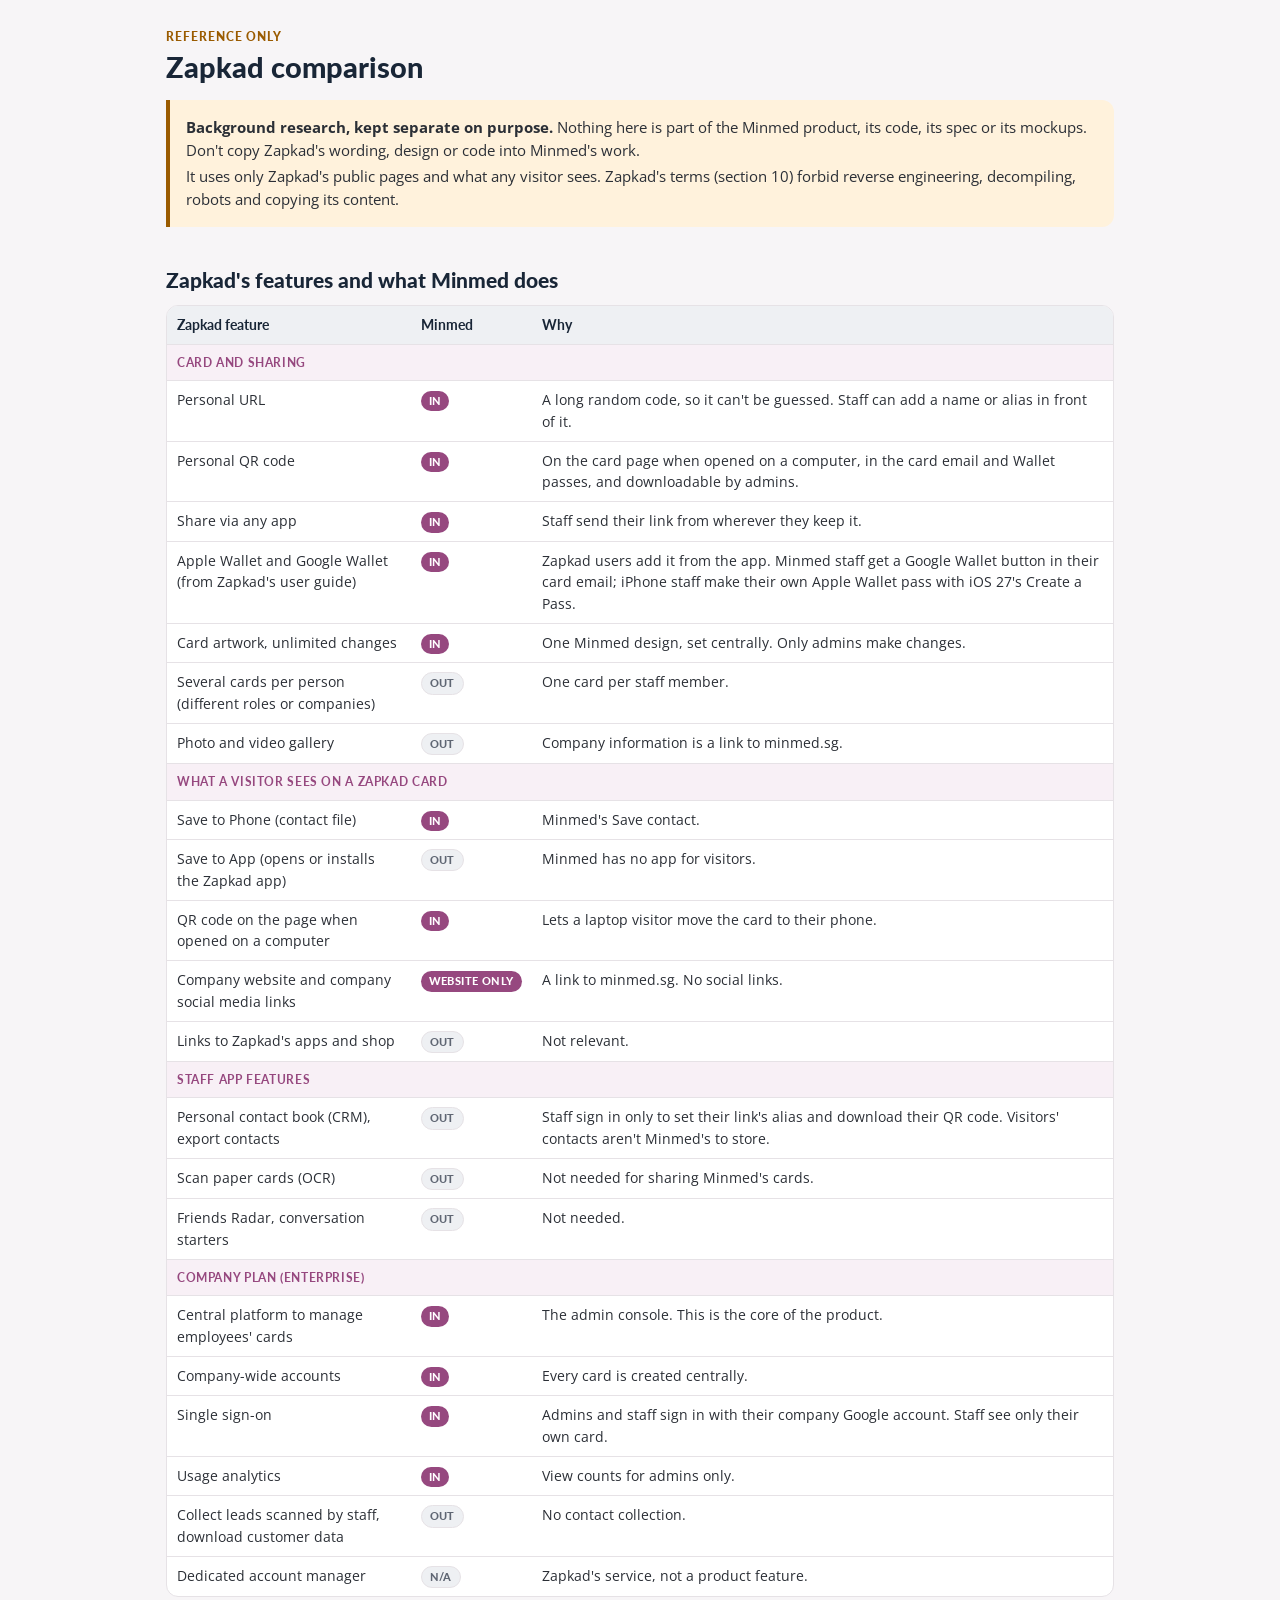
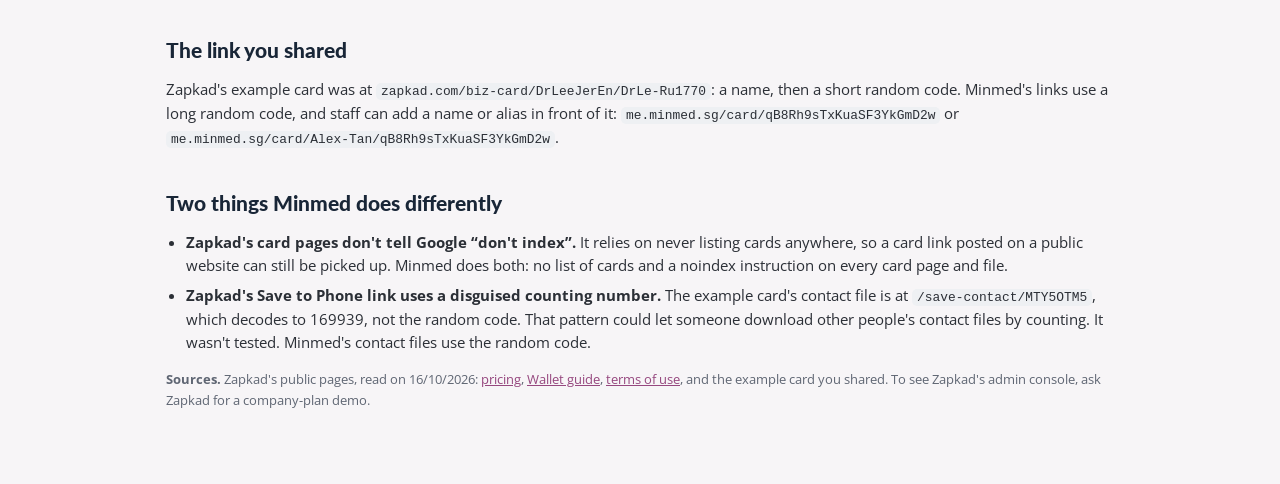
<file: research/zapkad-comparison.html>
<!doctype html>
<html lang="en-SG">
<head>
<meta charset="utf-8">
<meta name="viewport" content="width=device-width, initial-scale=1">
<meta name="color-scheme" content="light">
<meta name="robots" content="noindex">
<meta name="description" content="Reference only: how Zapkad's public features compare with the Minmed Digital Name Cards scope. Not part of the Minmed product.">
<title>Zapkad Comparison</title>
<link rel="preconnect" href="https://fonts.googleapis.com">
<link rel="preconnect" href="https://fonts.gstatic.com" crossorigin>
<link href="https://fonts.googleapis.com/css2?family=Lato:wght@700;900&family=Open+Sans:wght@400;600;700&display=swap" rel="stylesheet">
<style>
/* Light mode only, matching the scope document. */
:root {
  --bg: #f7f5f7; --surface: #ffffff; --surface-2: #f8f0f6; --text: #2b2f36; --muted: #5f6673;
  --border: #e6e2e6; --plum: #96487f; --navy: #192637; --amber: #9a5b00; --amber-soft: #fff2dc;
  --grey-soft: #eef0f3; --radius: 12px;
}
* { box-sizing: border-box; }
html { -webkit-text-size-adjust: 100%; }
body { margin: 0; background: var(--bg); color: var(--text); font: 15px/1.55 "Open Sans", system-ui, -apple-system, "Segoe UI", sans-serif; }
main { max-width: 980px; margin: 0 auto; padding: 28px 16px 64px; }
h1, h2 { font-family: "Lato", "Open Sans", sans-serif; color: var(--navy); line-height: 1.25; }
h1 { font-size: 1.8rem; font-weight: 900; margin: 0 0 0.4rem; }
h2 { font-size: 1.3rem; font-weight: 900; margin: 40px 0 0.5rem; }
a { color: var(--plum); }
code { font-family: ui-monospace, SFMono-Regular, Menlo, Consolas, monospace; font-size: 0.86em; background: var(--grey-soft); padding: 1px 5px; border-radius: 5px; overflow-wrap: anywhere; }
.eyebrow { font-family: "Lato", sans-serif; font-weight: 900; letter-spacing: 0.08em; text-transform: uppercase; font-size: 0.74rem; color: var(--amber); margin-bottom: 4px; }
.banner { border-left: 4px solid var(--amber); background: var(--amber-soft); border-radius: 0 var(--radius) var(--radius) 0; padding: 12px 16px; margin: 14px 0 0; }
.banner p { margin: 0.2rem 0; }
.tablewrap { overflow-x: auto; border: 1px solid var(--border); border-radius: var(--radius); background: var(--surface); margin-top: 12px; }
table { width: 100%; border-collapse: collapse; font-size: 0.88rem; }
th, td { text-align: left; padding: 8px 10px; border-top: 1px solid var(--border); vertical-align: top; }
thead th { background: var(--grey-soft); font-family: "Lato", sans-serif; color: var(--navy); border-top: 0; }
tr.group th { background: var(--surface-2); color: var(--plum); font-family: "Lato", sans-serif; font-size: 0.78rem; text-transform: uppercase; letter-spacing: 0.05em; }
.chip { display: inline-block; font-family: "Lato", sans-serif; font-weight: 900; font-size: 0.68rem; letter-spacing: 0.04em; text-transform: uppercase; padding: 2px 8px; border-radius: 999px; white-space: nowrap; line-height: 1.5; }
.in { background: var(--plum); color: #fff; }
.out { background: var(--grey-soft); color: var(--muted); border: 1px solid var(--border); }
ul { padding-left: 20px; }
li { margin: 6px 0; }
.note { font-size: 0.82rem; color: var(--muted); }
</style>
</head>
<body>
<main>
<div class="eyebrow">Reference only</div>
<h1>Zapkad comparison</h1>
<div class="banner">
  <p><b>Background research, kept separate on purpose.</b> Nothing here is part of the Minmed product, its code, its spec or its mockups. Don't copy Zapkad's wording, design or code into Minmed's work.</p>
  <p>It uses only Zapkad's public pages and what any visitor sees. Zapkad's terms (section 10) forbid reverse engineering, decompiling, robots and copying its content.</p>
</div>

<h2>Zapkad's features and what Minmed does</h2>
<div class="tablewrap"><table>
<thead><tr><th>Zapkad feature</th><th>Minmed</th><th>Why</th></tr></thead>
<tbody>
<tr class="group"><th colspan="3">Card and sharing</th></tr>
<tr><td>Personal URL</td><td><span class="chip in">In</span></td><td>A long random code, so it can't be guessed. Staff can add a name or alias in front of it.</td></tr>
<tr><td>Personal QR code</td><td><span class="chip in">In</span></td><td>On the card page when opened on a computer, in the card email and Wallet passes, and downloadable by admins.</td></tr>
<tr><td>Share via any app</td><td><span class="chip in">In</span></td><td>Staff send their link from wherever they keep it.</td></tr>
<tr><td>Apple Wallet and Google Wallet (from Zapkad's user guide)</td><td><span class="chip in">In</span></td><td>Zapkad users add it from the app. Minmed staff get a Google Wallet button in their card email; iPhone staff make their own Apple Wallet pass with iOS 27's Create a Pass.</td></tr>
<tr><td>Card artwork, unlimited changes</td><td><span class="chip in">In</span></td><td>One Minmed design, set centrally. Only admins make changes.</td></tr>
<tr><td>Several cards per person (different roles or companies)</td><td><span class="chip out">Out</span></td><td>One card per staff member.</td></tr>
<tr><td>Photo and video gallery</td><td><span class="chip out">Out</span></td><td>Company information is a link to minmed.sg.</td></tr>
<tr class="group"><th colspan="3">What a visitor sees on a Zapkad card</th></tr>
<tr><td>Save to Phone (contact file)</td><td><span class="chip in">In</span></td><td>Minmed's Save contact.</td></tr>
<tr><td>Save to App (opens or installs the Zapkad app)</td><td><span class="chip out">Out</span></td><td>Minmed has no app for visitors.</td></tr>
<tr><td>QR code on the page when opened on a computer</td><td><span class="chip in">In</span></td><td>Lets a laptop visitor move the card to their phone.</td></tr>
<tr><td>Company website and company social media links</td><td><span class="chip in">Website only</span></td><td>A link to minmed.sg. No social links.</td></tr>
<tr><td>Links to Zapkad's apps and shop</td><td><span class="chip out">Out</span></td><td>Not relevant.</td></tr>
<tr class="group"><th colspan="3">Staff app features</th></tr>
<tr><td>Personal contact book (CRM), export contacts</td><td><span class="chip out">Out</span></td><td>Staff sign in only to set their link's alias and download their QR code. Visitors' contacts aren't Minmed's to store.</td></tr>
<tr><td>Scan paper cards (OCR)</td><td><span class="chip out">Out</span></td><td>Not needed for sharing Minmed's cards.</td></tr>
<tr><td>Friends Radar, conversation starters</td><td><span class="chip out">Out</span></td><td>Not needed.</td></tr>
<tr class="group"><th colspan="3">Company plan (Enterprise)</th></tr>
<tr><td>Central platform to manage employees' cards</td><td><span class="chip in">In</span></td><td>The admin console. This is the core of the product.</td></tr>
<tr><td>Company-wide accounts</td><td><span class="chip in">In</span></td><td>Every card is created centrally.</td></tr>
<tr><td>Single sign-on</td><td><span class="chip in">In</span></td><td>Admins and staff sign in with their company Google account. Staff see only their own card.</td></tr>
<tr><td>Usage analytics</td><td><span class="chip in">In</span></td><td>View counts for admins only.</td></tr>
<tr><td>Collect leads scanned by staff, download customer data</td><td><span class="chip out">Out</span></td><td>No contact collection.</td></tr>
<tr><td>Dedicated account manager</td><td><span class="chip out">n/a</span></td><td>Zapkad's service, not a product feature.</td></tr>
</tbody></table></div>

<h2>The link you shared</h2>
<p>Zapkad's example card was at <code>zapkad.com/biz-card/DrLeeJerEn/DrLe-Ru1770</code>: a name, then a short random code. Minmed's links use a long random code, and staff can add a name or alias in front of it: <code>me.minmed.sg/card/qB8Rh9sTxKuaSF3YkGmD2w</code> or <code>me.minmed.sg/card/Alex-Tan/qB8Rh9sTxKuaSF3YkGmD2w</code>.</p>

<h2>Two things Minmed does differently</h2>
<ul>
  <li><b>Zapkad's card pages don't tell Google “don't index”.</b> It relies on never listing cards anywhere, so a card link posted on a public website can still be picked up. Minmed does both: no list of cards and a noindex instruction on every card page and file.</li>
  <li><b>Zapkad's Save to Phone link uses a disguised counting number.</b> The example card's contact file is at <code>/save-contact/MTY5OTM5</code>, which decodes to 169939, not the random code. That pattern could let someone download other people's contact files by counting. It wasn't tested. Minmed's contact files use the random code.</li>
</ul>

<p class="note"><b>Sources.</b> Zapkad's public pages, read on 16/10/2026: <a href="https://www.zapkad.com/pricing">pricing</a>, <a href="https://www.zapkad.com/blogs/how-to-set-up-your-zapkad-account-in-apple-google-wallet-easy-steps-to-get-started">Wallet guide</a>, <a href="https://www.zapkad.com/terms">terms of use</a>, and the example card you shared. To see Zapkad's admin console, ask Zapkad for a company-plan demo.</p>
</main>
</body>
</html>
</file>
